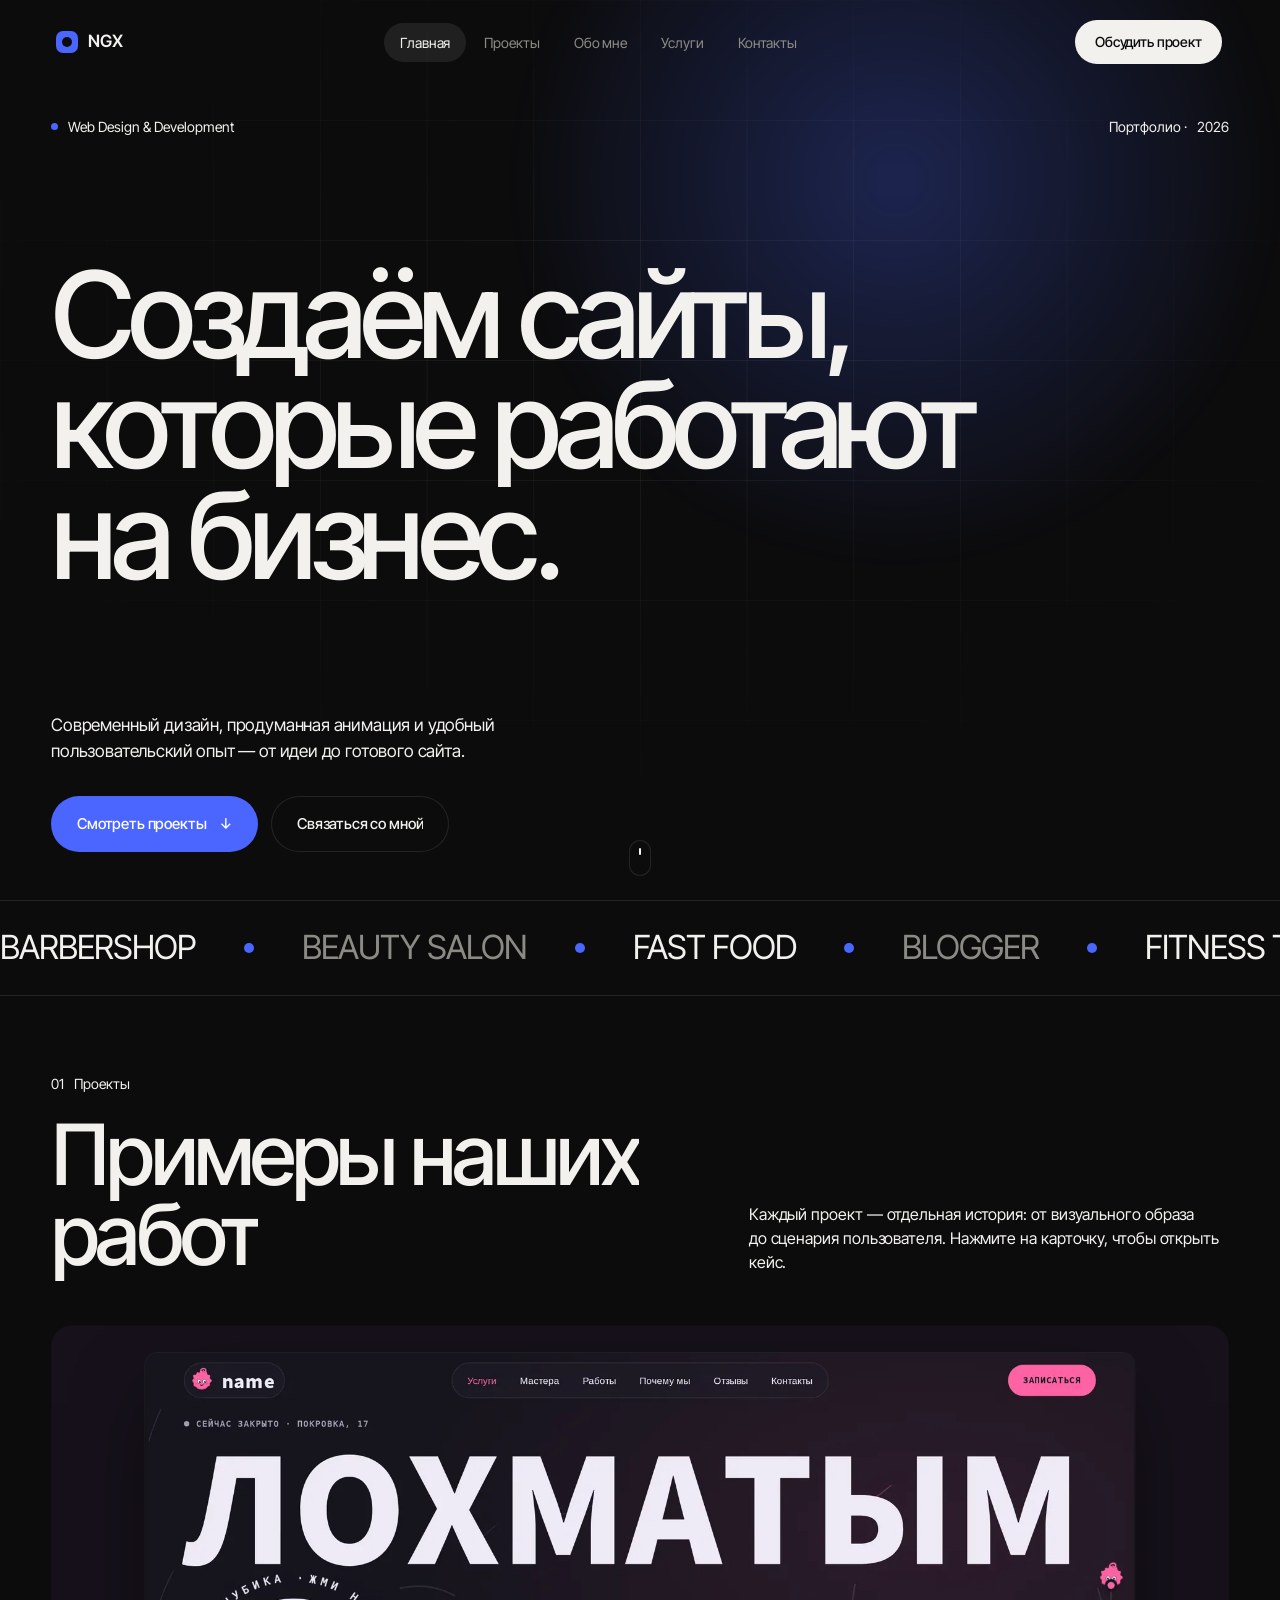
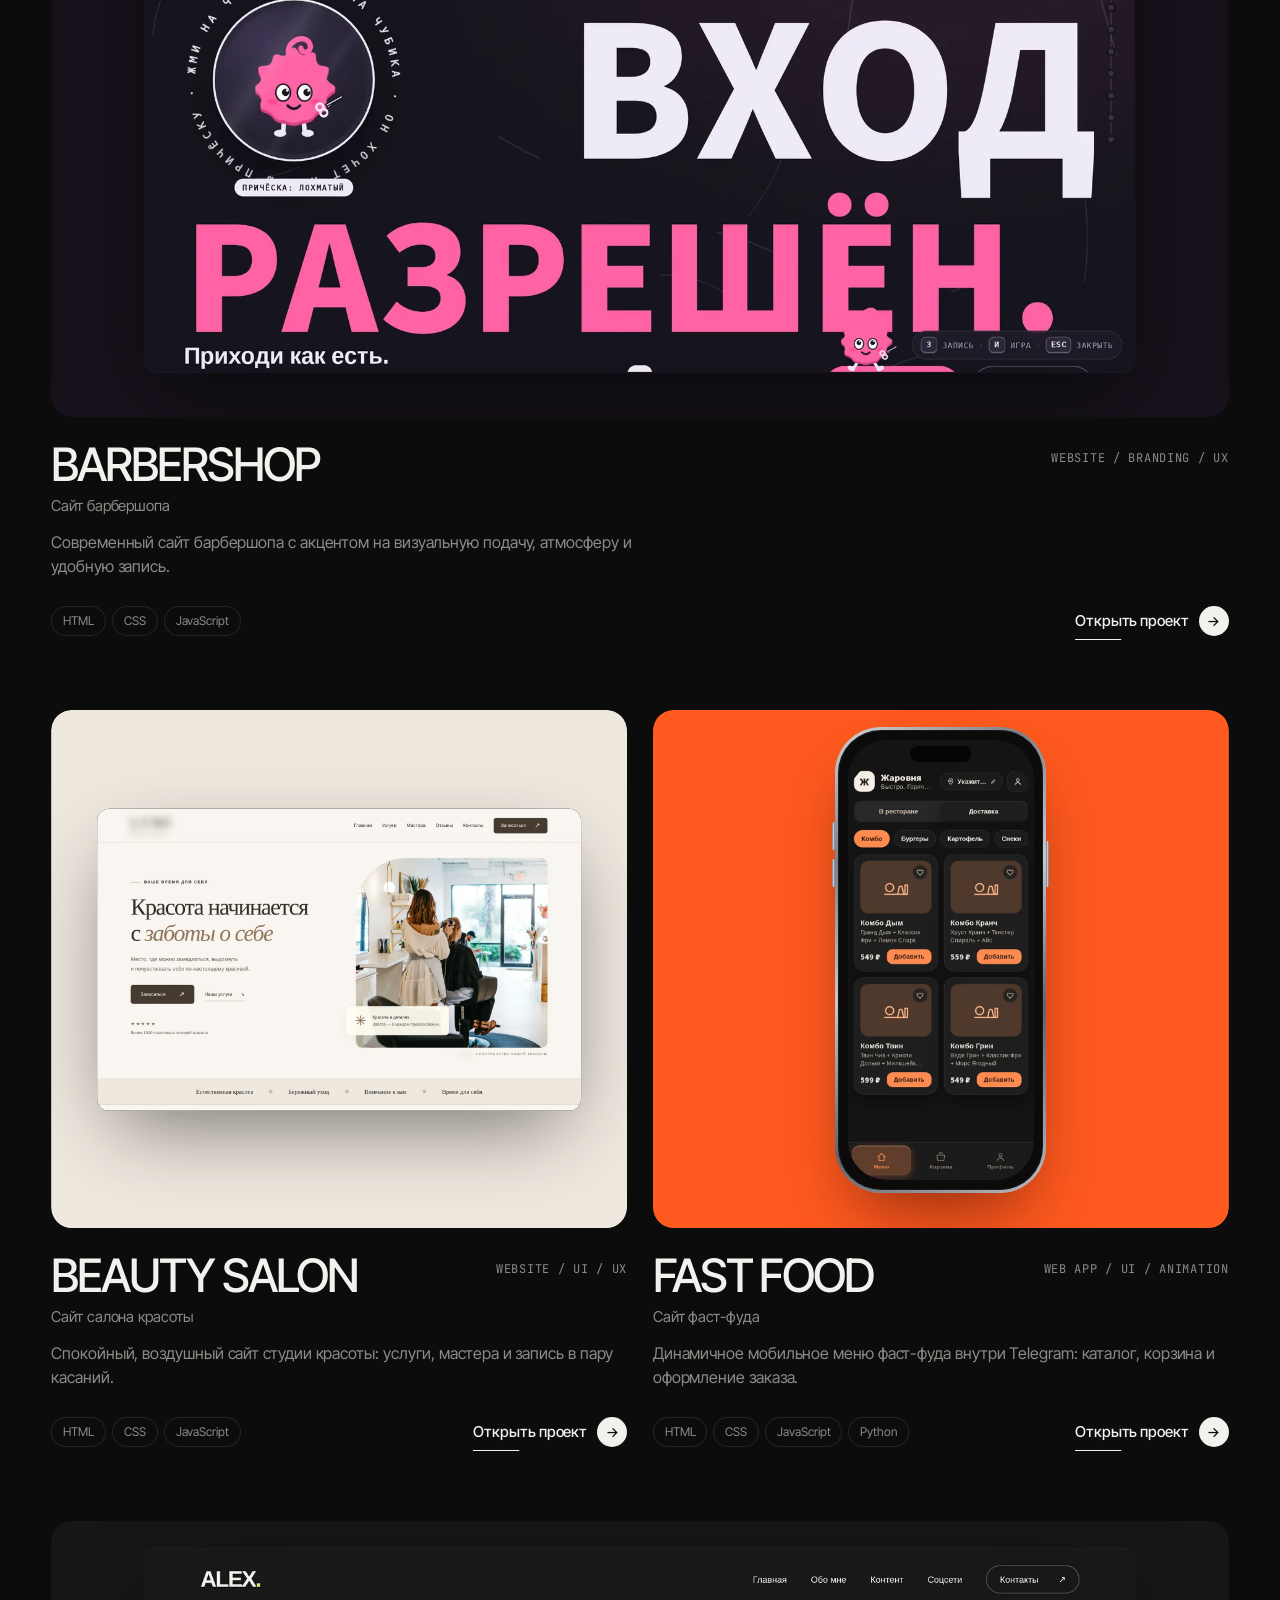
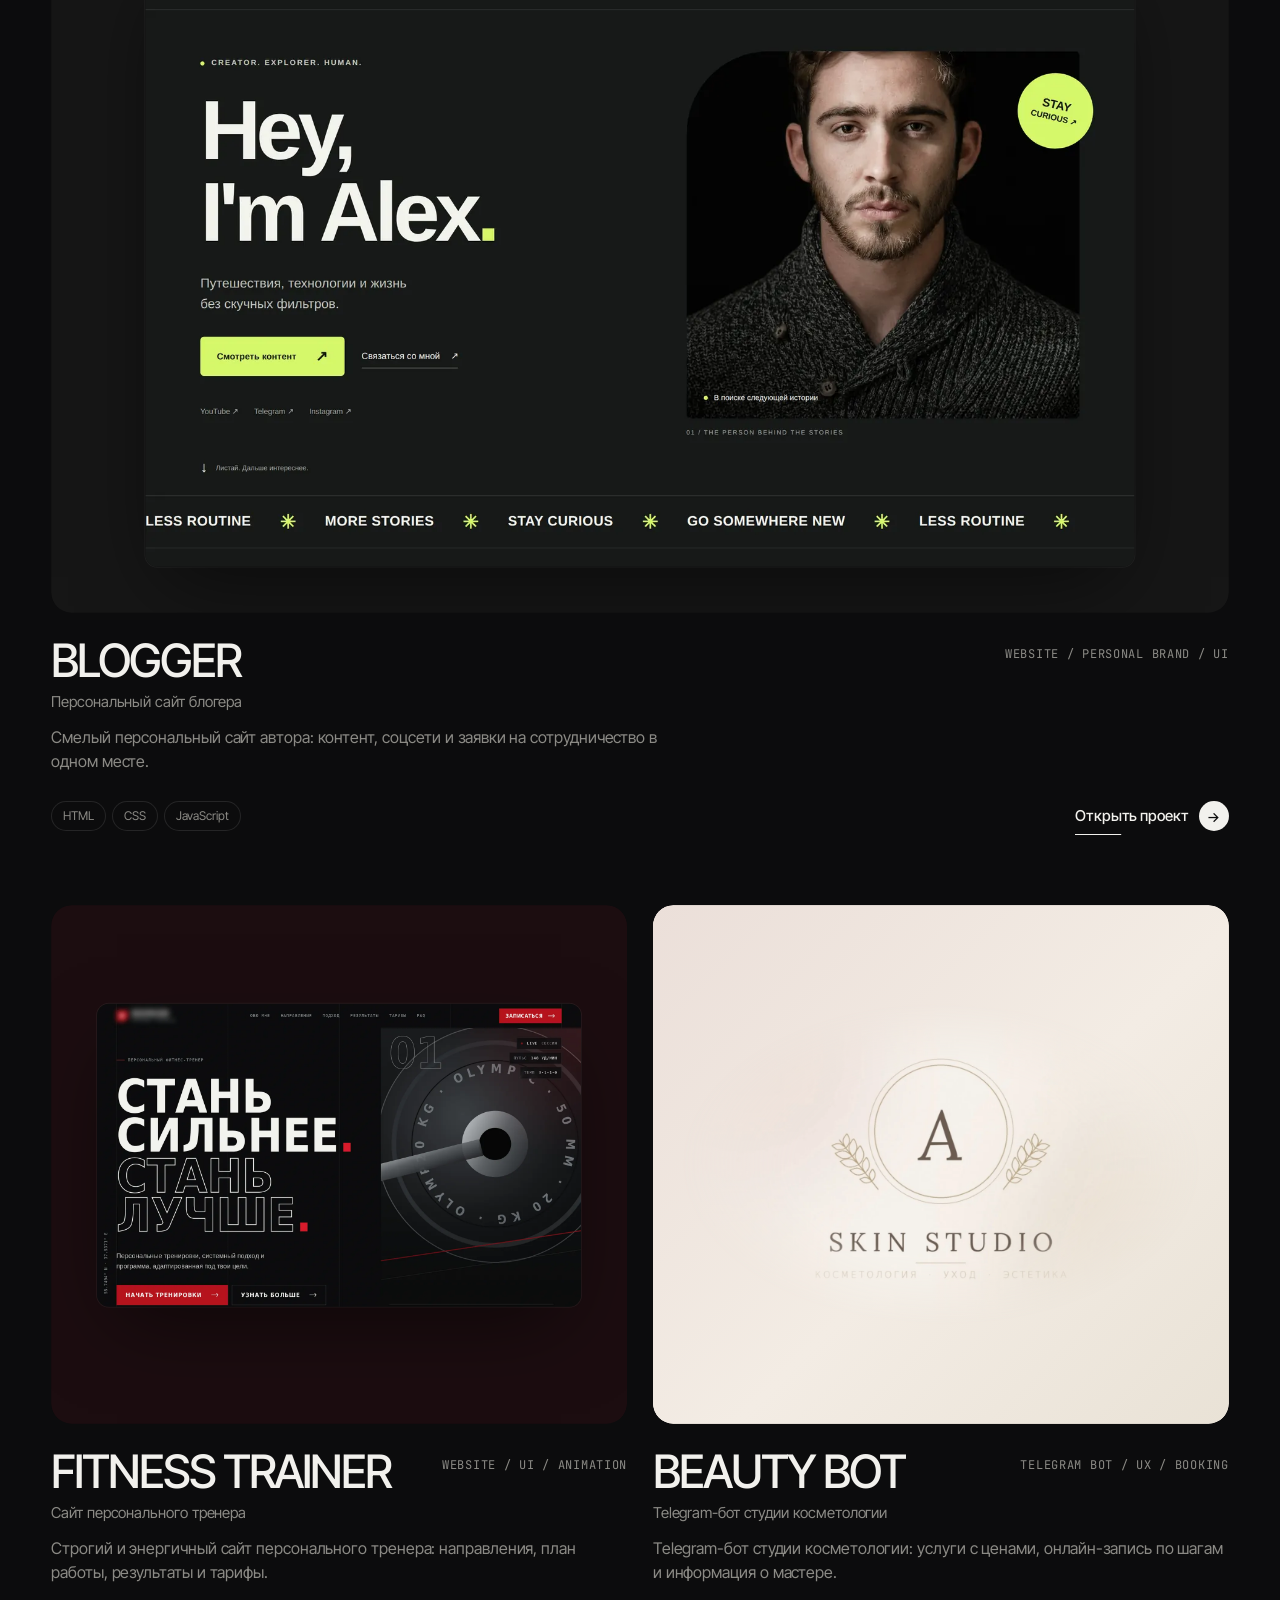
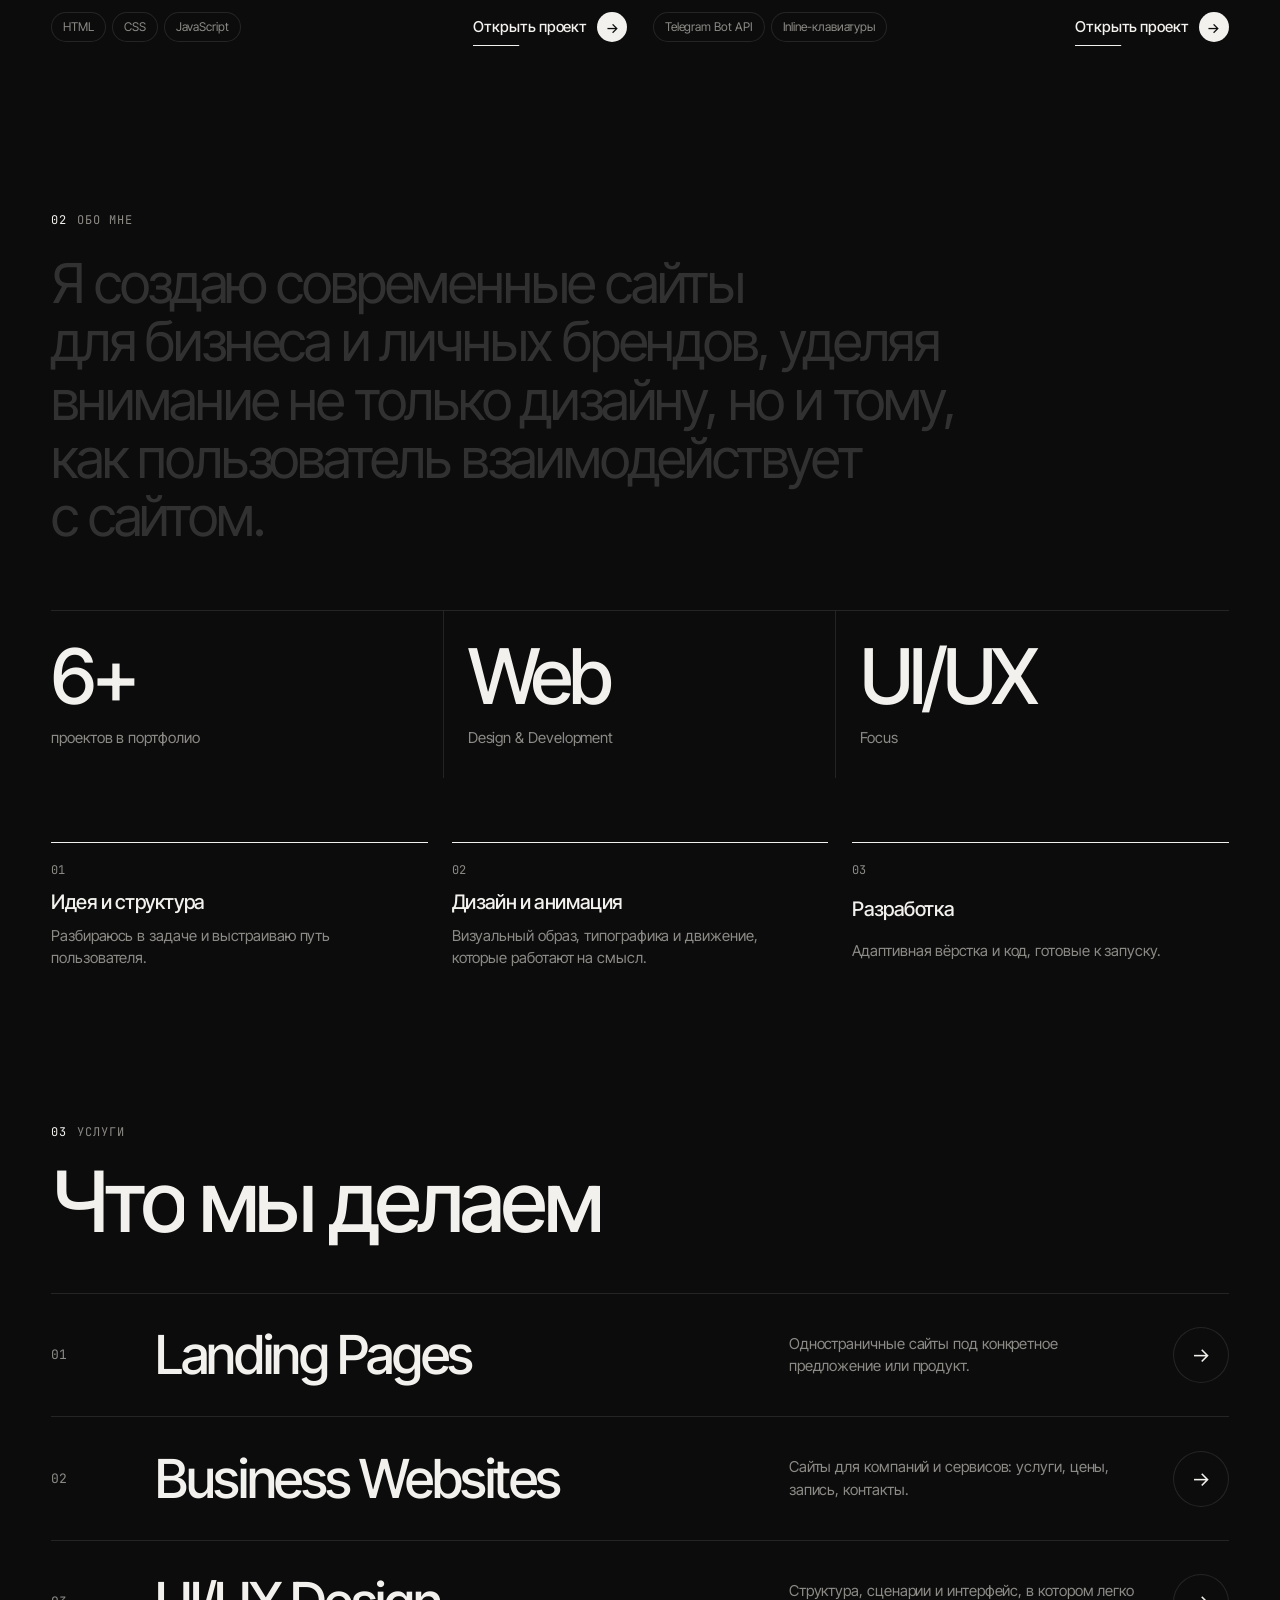
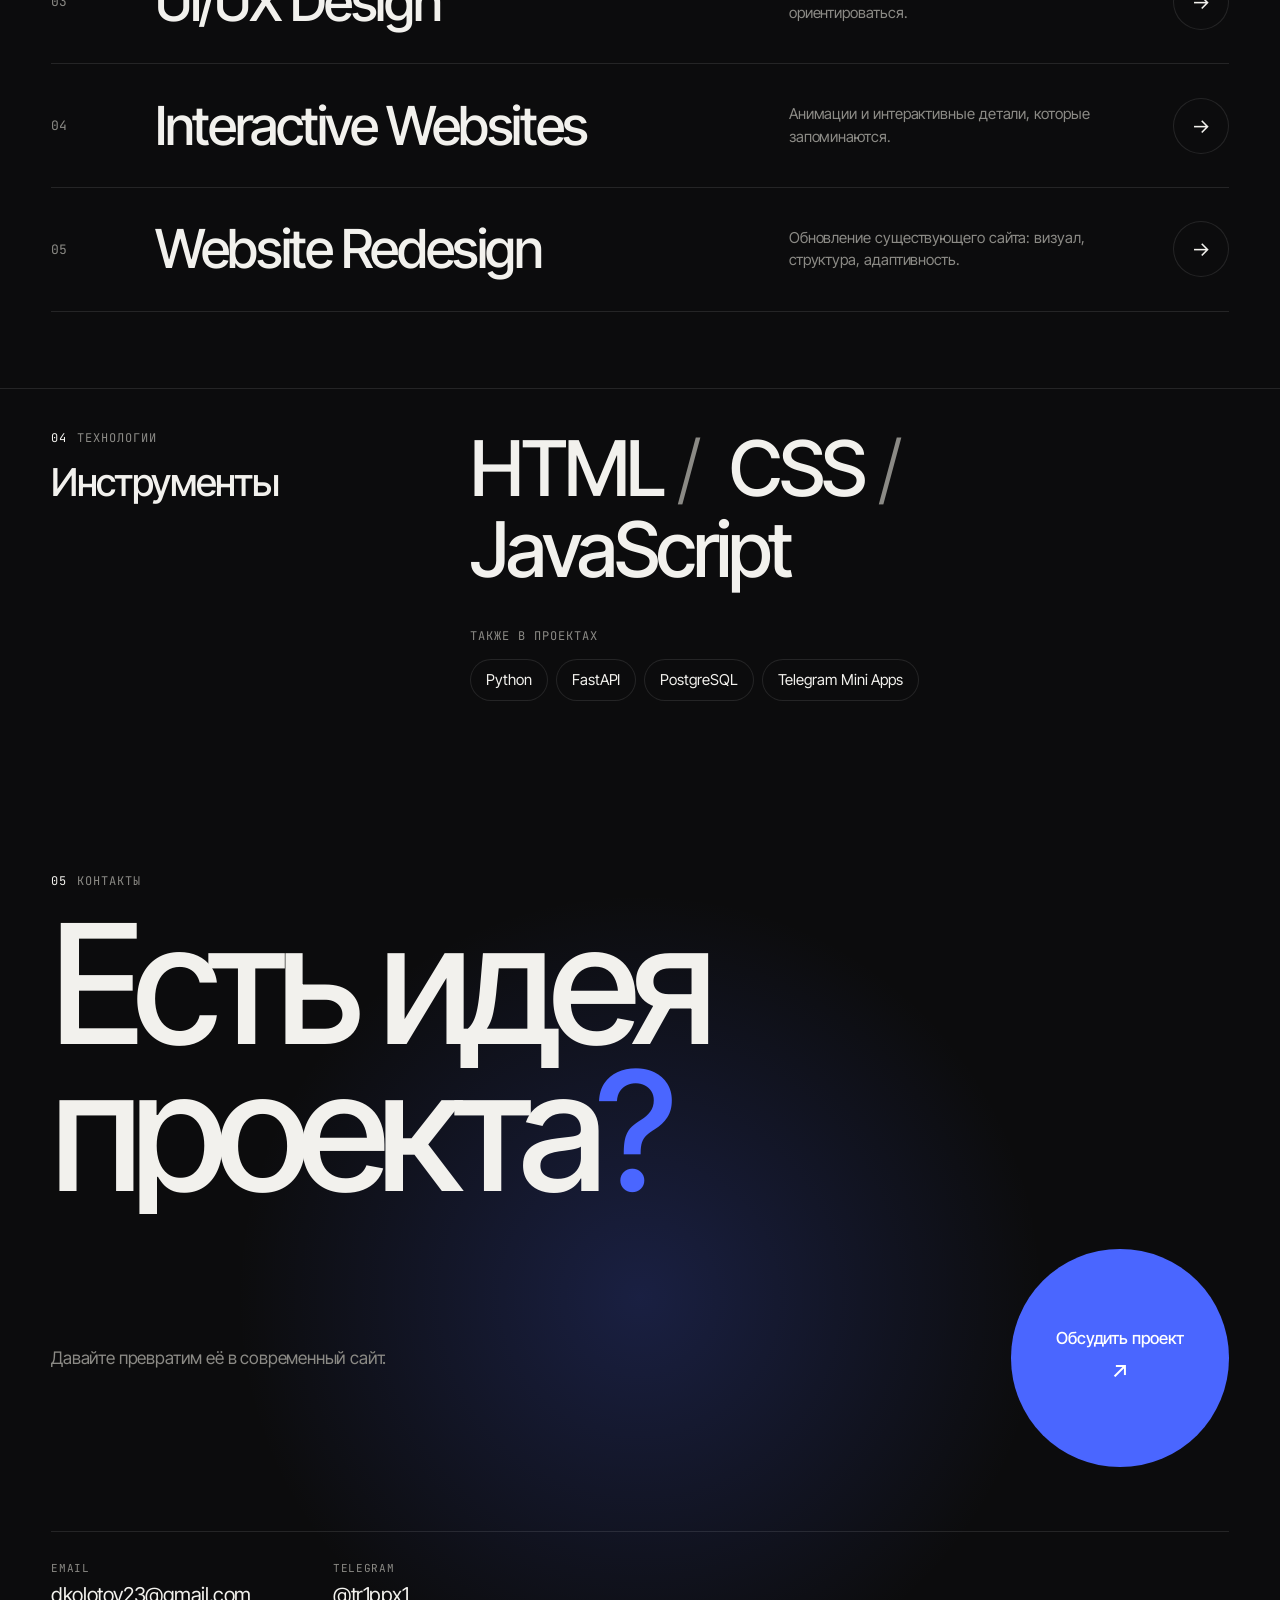
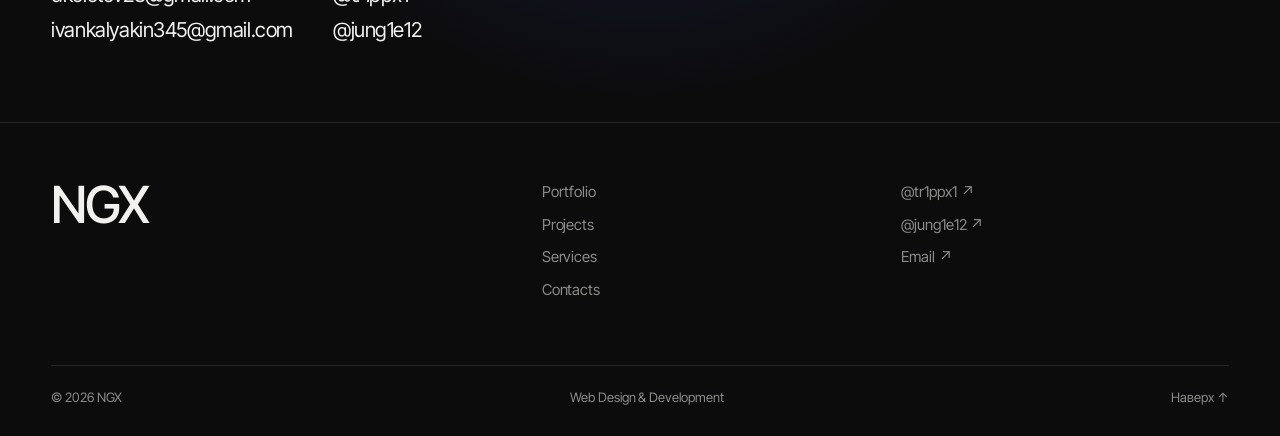
<file: index.html>
<!doctype html>
<html lang="ru">
<head>
<meta charset="utf-8">
<meta name="viewport" content="width=device-width, initial-scale=1, viewport-fit=cover">
<title>Портфолио — веб-дизайн и разработка сайтов</title>
<meta name="description" content="Создаём сайты, которые работают на бизнес: современный дизайн, продуманная анимация и удобный пользовательский опыт.">
<meta name="theme-color" content="#0c0c0d">
<link rel="preconnect" href="https://fonts.googleapis.com">
<link rel="preconnect" href="https://fonts.gstatic.com" crossorigin>
<link href="https://fonts.googleapis.com/css2?family=Inter+Tight:wght@300;400;500;600&family=JetBrains+Mono:wght@400;500&display=swap" rel="stylesheet">
<link rel="preload" as="image" href="assets/barbershop-cover.webp">
<link rel="stylesheet" href="css/style.css">
</head>
<body data-theme="dark">
<a class="skip" href="#main">Перейти к содержимому</a>

<!-- ============ HEADER ============ -->
<header class="header" id="header">
  <div class="header__bar">
    <a href="#top" class="logo" data-brand aria-label="На главную"><span class="logo__mark" aria-hidden="true"></span><span class="logo__text" data-name>NGX</span></a>
    <nav class="nav" aria-label="Основная навигация">
      <span class="nav__pill" aria-hidden="true"></span>
      <ul class="nav__list">
        <li><a href="#top" class="nav__link" data-section="top">Главная</a></li>
        <li><a href="#projects" class="nav__link" data-section="projects">Проекты</a></li>
        <li><a href="#about" class="nav__link" data-section="about">Обо мне</a></li>
        <li><a href="#services" class="nav__link" data-section="services">Услуги</a></li>
        <li><a href="#contact" class="nav__link" data-section="contact">Контакты</a></li>
      </ul>
    </nav>
    <a href="#contact" class="header__cta btn btn--sm btn--light magnetic"><span class="btn__text" data-text="Обсудить проект">Обсудить проект</span></a>
    <button class="burger" type="button" aria-expanded="false" aria-controls="menu" aria-label="Открыть меню"><span></span><span></span></button>
  </div>
</header>

<!-- Мобильное меню -->
<div class="menu" id="menu" aria-hidden="true">
  <div class="menu__bg"></div>
  <nav class="menu__inner" aria-label="Мобильная навигация">
    <p class="eyebrow menu__eyebrow">Навигация</p>
    <ul class="menu__list">
      <li><a href="#top"><span class="menu__num">01</span><span class="menu__label">Главная</span></a></li>
      <li><a href="#projects"><span class="menu__num">02</span><span class="menu__label">Проекты</span></a></li>
      <li><a href="#about"><span class="menu__num">03</span><span class="menu__label">Обо мне</span></a></li>
      <li><a href="#services"><span class="menu__num">04</span><span class="menu__label">Услуги</span></a></li>
      <li><a href="#contact"><span class="menu__num">05</span><span class="menu__label">Контакты</span></a></li>
    </ul>
    <div class="menu__foot" data-socials></div>
  </nav>
</div>

<main id="main">

<!-- ============ HERO ============ -->
<section class="hero" id="top" data-theme="dark" aria-labelledby="hero-title">
  <div class="hero__glow" aria-hidden="true"></div>
  <div class="hero__grid" aria-hidden="true"></div>
  <div class="wrap hero__inner">
    <div class="hero__top">
      <p class="eyebrow reveal"><span class="dot"></span><span data-role>Web Design &amp; Development</span></p>
      <p class="eyebrow reveal hero__status">Портфолио · <span data-year>2026</span></p>
    </div>

    <h1 class="hero__title" id="hero-title">
      <span class="line"><span class="line__in">Создаём сайты,</span></span>
      <span class="line"><span class="line__in">которые работают</span></span>
      <span class="line"><span class="line__in">на бизнес.</span></span>
    </h1>

    <div class="hero__bottom">
      <div class="hero__copy">
        <p class="lead reveal">Современный дизайн, продуманная анимация и&nbsp;удобный пользовательский опыт — от&nbsp;идеи до&nbsp;готового сайта.</p>
        <div class="hero__actions reveal">
          <a href="#projects" class="btn btn--accent magnetic"><span class="btn__text" data-text="Смотреть проекты">Смотреть проекты</span><span class="btn__icon" aria-hidden="true">↓</span></a>
          <a href="#contact" class="btn btn--ghost magnetic"><span class="btn__text" data-text="Связаться со мной">Связаться со мной</span></a>
        </div>
      </div>
    </div>
  </div>
  <a href="#projects" class="hero__scroll" aria-label="Прокрутить к проектам"><span></span></a>
</section>

<!-- ============ МАРКИ (бегущая строка) ============ -->
<div class="ticker" aria-hidden="true" data-theme="dark">
  <div class="ticker__track" data-ticker></div>
</div>

<!-- ============ PROJECTS ============ -->
<section class="projects" id="projects" data-theme="dark" aria-labelledby="projects-title">
  <div class="wrap">
    <div class="section-head">
      <p class="eyebrow reveal"><span class="idx">01</span> Проекты</p>
      <h2 class="h2 split" id="projects-title">Примеры наших работ</h2>
      <p class="section-head__aside reveal">Каждый проект — отдельная история: от&nbsp;визуального образа до&nbsp;сценария пользователя. Нажмите на&nbsp;карточку, чтобы открыть кейс.</p>
    </div>
    <div class="cards" data-cards></div>
  </div>
</section>

<!-- ============ ABOUT ============ -->
<section class="about" id="about" data-theme="dark" aria-labelledby="about-title">
  <div class="wrap">
    <p class="eyebrow reveal"><span class="idx">02</span> Обо мне</p>
    <h2 class="visually-hidden" id="about-title">Обо мне</h2>
    <p class="about__text scrub">Я создаю современные сайты для&nbsp;бизнеса и&nbsp;личных брендов, уделяя внимание не&nbsp;только дизайну, но&nbsp;и&nbsp;тому, как пользователь взаимодействует с&nbsp;сайтом.</p>
    <div class="stats">
      <div class="stat reveal"><p class="stat__big"><span data-count="6">6</span>+</p><p class="stat__lbl">проектов в&nbsp;портфолио</p></div>
      <div class="stat reveal"><p class="stat__big">Web</p><p class="stat__lbl">Design &amp; Development</p></div>
      <div class="stat reveal"><p class="stat__big">UI/UX</p><p class="stat__lbl">Focus</p></div>
    </div>
    <ol class="process">
      <li class="reveal"><span class="process__n">01</span><p class="process__t">Идея и структура</p><p class="process__d">Разбираюсь в&nbsp;задаче и&nbsp;выстраиваю путь пользователя.</p></li>
      <li class="reveal"><span class="process__n">02</span><p class="process__t">Дизайн и анимация</p><p class="process__d">Визуальный образ, типографика и&nbsp;движение, которые работают на&nbsp;смысл.</p></li>
      <li class="reveal"><span class="process__n">03</span><p class="process__t">Разработка</p><p class="process__d">Адаптивная вёрстка и&nbsp;код, готовые к&nbsp;запуску.</p></li>
    </ol>
  </div>
</section>

<!-- ============ SERVICES ============ -->
<section class="services" id="services" data-theme="dark" aria-labelledby="services-title">
  <div class="wrap">
    <div class="section-head">
      <p class="eyebrow reveal"><span class="idx">03</span> Услуги</p>
      <h2 class="h2 split" id="services-title">Что мы делаем</h2>
    </div>
    <ul class="svc">
      <li class="svc__item reveal"><a href="#contact" class="svc__link"><span class="svc__n">01</span><span class="svc__t">Landing Pages</span><span class="svc__d">Одностраничные сайты под&nbsp;конкретное предложение или продукт.</span><span class="svc__arr" aria-hidden="true">→</span></a></li>
      <li class="svc__item reveal"><a href="#contact" class="svc__link"><span class="svc__n">02</span><span class="svc__t">Business Websites</span><span class="svc__d">Сайты для&nbsp;компаний и&nbsp;сервисов: услуги, цены, запись, контакты.</span><span class="svc__arr" aria-hidden="true">→</span></a></li>
      <li class="svc__item reveal"><a href="#contact" class="svc__link"><span class="svc__n">03</span><span class="svc__t">UI/UX Design</span><span class="svc__d">Структура, сценарии и&nbsp;интерфейс, в&nbsp;котором легко ориентироваться.</span><span class="svc__arr" aria-hidden="true">→</span></a></li>
      <li class="svc__item reveal"><a href="#contact" class="svc__link"><span class="svc__n">04</span><span class="svc__t">Interactive Websites</span><span class="svc__d">Анимации и&nbsp;интерактивные детали, которые запоминаются.</span><span class="svc__arr" aria-hidden="true">→</span></a></li>
      <li class="svc__item reveal"><a href="#contact" class="svc__link"><span class="svc__n">05</span><span class="svc__t">Website Redesign</span><span class="svc__d">Обновление существующего сайта: визуал, структура, адаптивность.</span><span class="svc__arr" aria-hidden="true">→</span></a></li>
    </ul>
  </div>
</section>

<!-- ============ TECH ============ -->
<section class="tech" id="tech" data-theme="dark" aria-labelledby="tech-title">
  <div class="wrap tech__inner">
    <div>
      <p class="eyebrow reveal"><span class="idx">04</span> Технологии</p>
      <h2 class="h3 reveal" id="tech-title">Инструменты</h2>
    </div>
    <div class="tech__lists">
      <ul class="tech__main" data-tech-main></ul>
      <div class="tech__extra reveal"><p class="eyebrow">Также в проектах</p><ul data-tech-extra></ul></div>
    </div>
  </div>
</section>

<!-- ============ CTA ============ -->
<section class="cta" id="contact" data-theme="dark" aria-labelledby="cta-title">
  <div class="cta__glow" aria-hidden="true"></div>
  <div class="wrap cta__inner">
    <p class="eyebrow reveal"><span class="idx">05</span> Контакты</p>
    <h2 class="cta__title" id="cta-title">
      <span class="line"><span class="line__in">Есть идея</span></span>
      <span class="line"><span class="line__in">проекта<span class="accent">?</span></span></span>
    </h2>
    <div class="cta__row">
      <p class="lead reveal">Давайте превратим её в&nbsp;современный сайт.</p>
      <a href="mailto:dkolotov23@gmail.com" class="cta__btn magnetic" data-contact-main>
        <span class="cta__btn-fill" aria-hidden="true"></span>
        <span class="cta__btn-text">Обсудить проект</span>
        <span class="cta__btn-arr" aria-hidden="true">↗</span>
      </a>
    </div>
    <ul class="cta__links reveal" data-contact-links></ul>
  </div>
</section>

</main>

<!-- ============ FOOTER ============ -->
<footer class="footer" data-theme="dark">
  <div class="wrap">
    <div class="footer__top">
      <a href="#top" class="footer__brand" data-name>NGX</a>
      <nav aria-label="Навигация в подвале">
        <ul class="footer__nav">
          <li><a href="#top">Portfolio</a></li>
          <li><a href="#projects">Projects</a></li>
          <li><a href="#services">Services</a></li>
          <li><a href="#contact">Contacts</a></li>
        </ul>
      </nav>
      <ul class="footer__social" data-socials-list></ul>
    </div>
    <div class="footer__bottom">
      <p>© <span data-year>2026</span> <span data-name>NGX</span></p>
      <p data-role>Web Design &amp; Development</p>
      <a href="#top" class="footer__up">Наверх ↑</a>
    </div>
  </div>
</footer>

<!-- ============ CASE STUDY (overlay) ============ -->
<div class="case" id="case" role="dialog" aria-modal="true" aria-labelledby="case-title" hidden>
  <div class="case__curtain" aria-hidden="true"></div>
  <div class="case__panel" data-case-scroll>
    <div class="case__bar">
      <span class="case__crumb eyebrow" data-case-crumb></span>
      <button type="button" class="case__close" data-case-close aria-label="Закрыть кейс"><span></span><span></span></button>
    </div>
    <div class="case__body" data-case-body></div>
  </div>
</div>

<script src="js/config.js"></script>
<script src="js/main.js"></script>
</body>
</html>
</file>
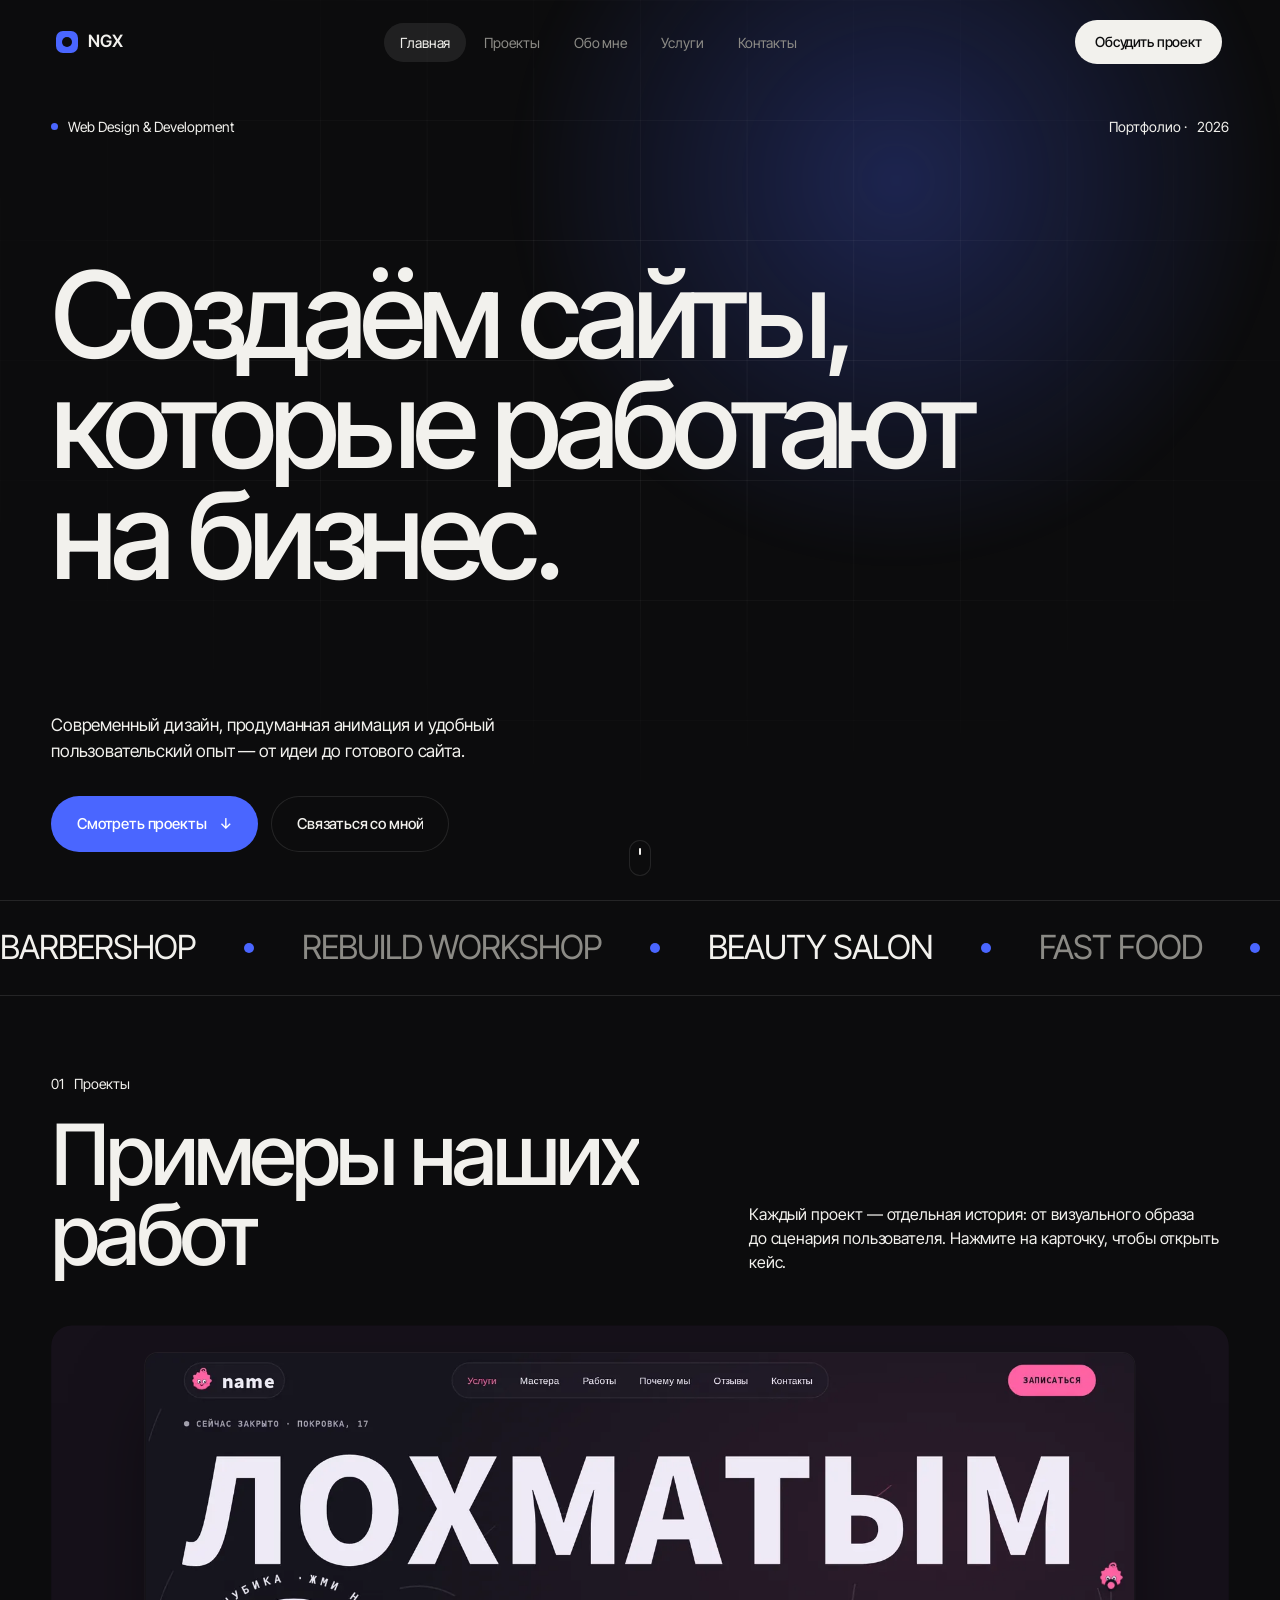
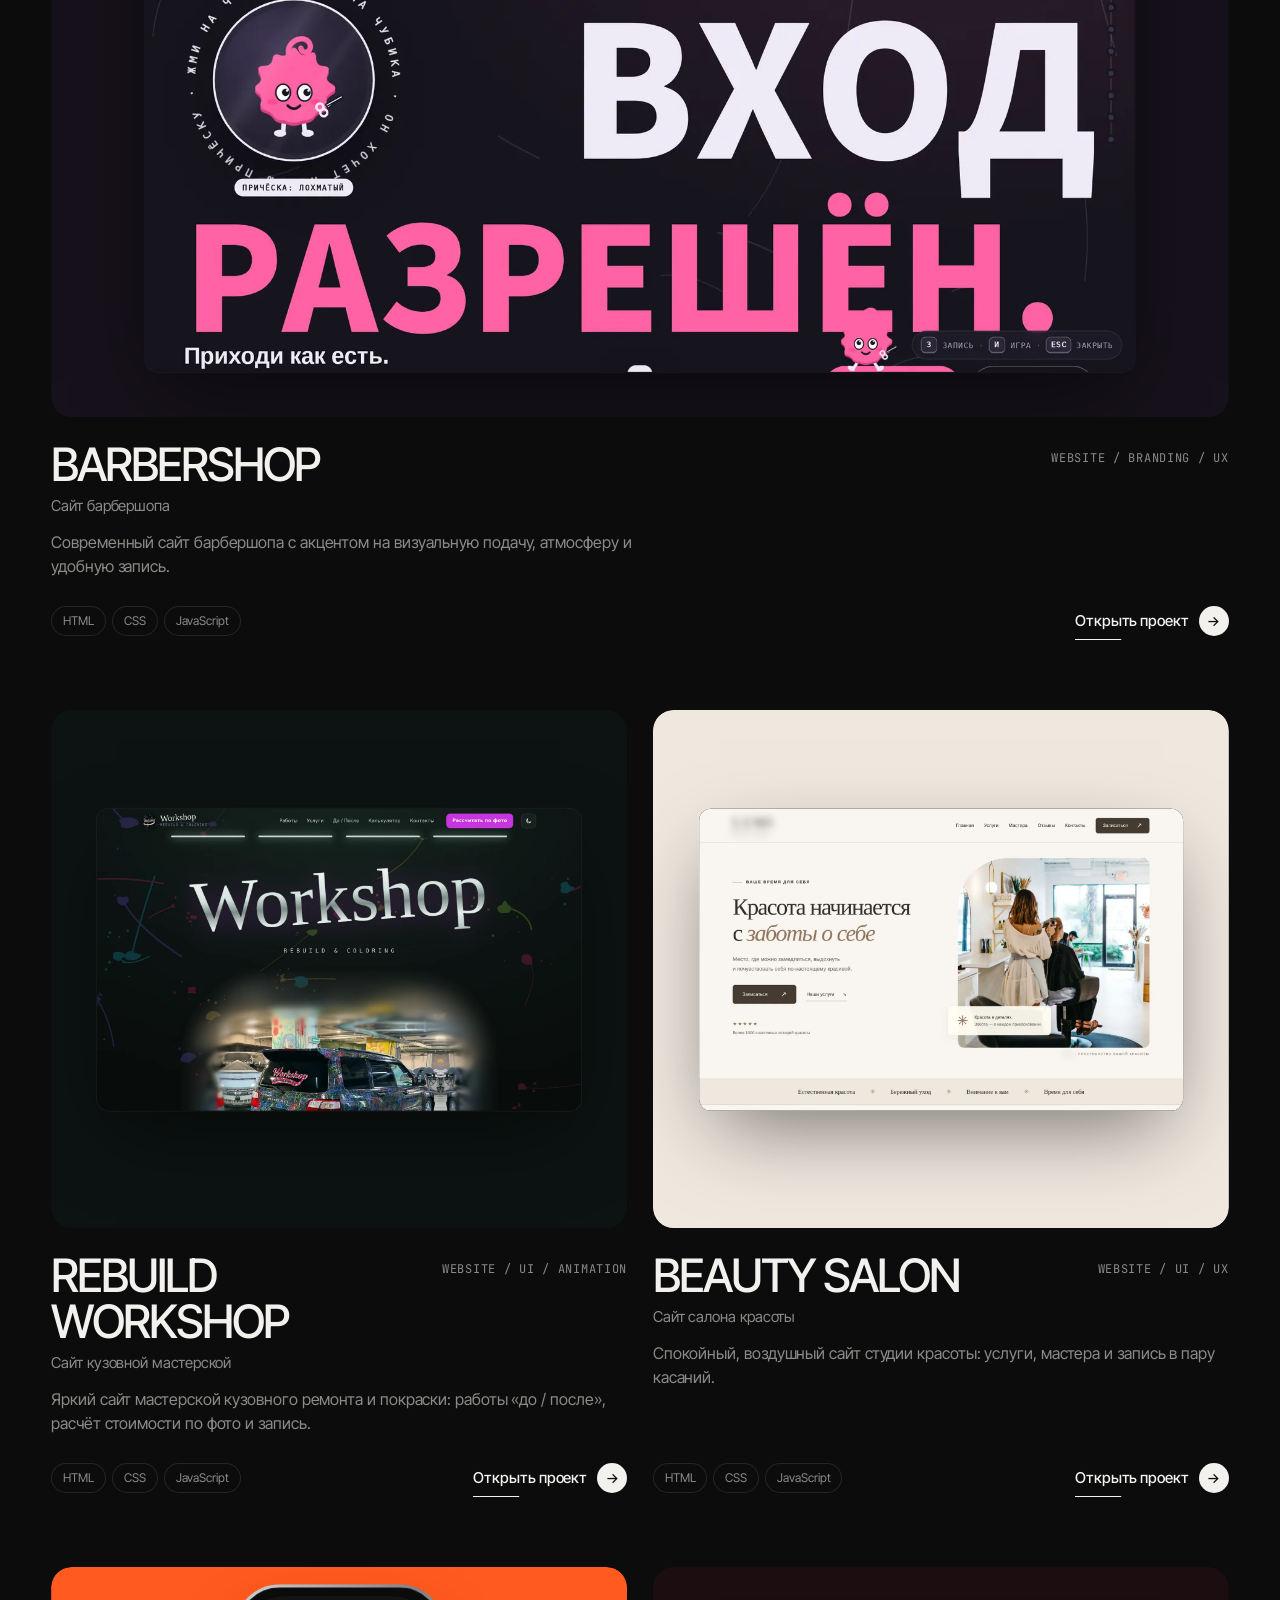
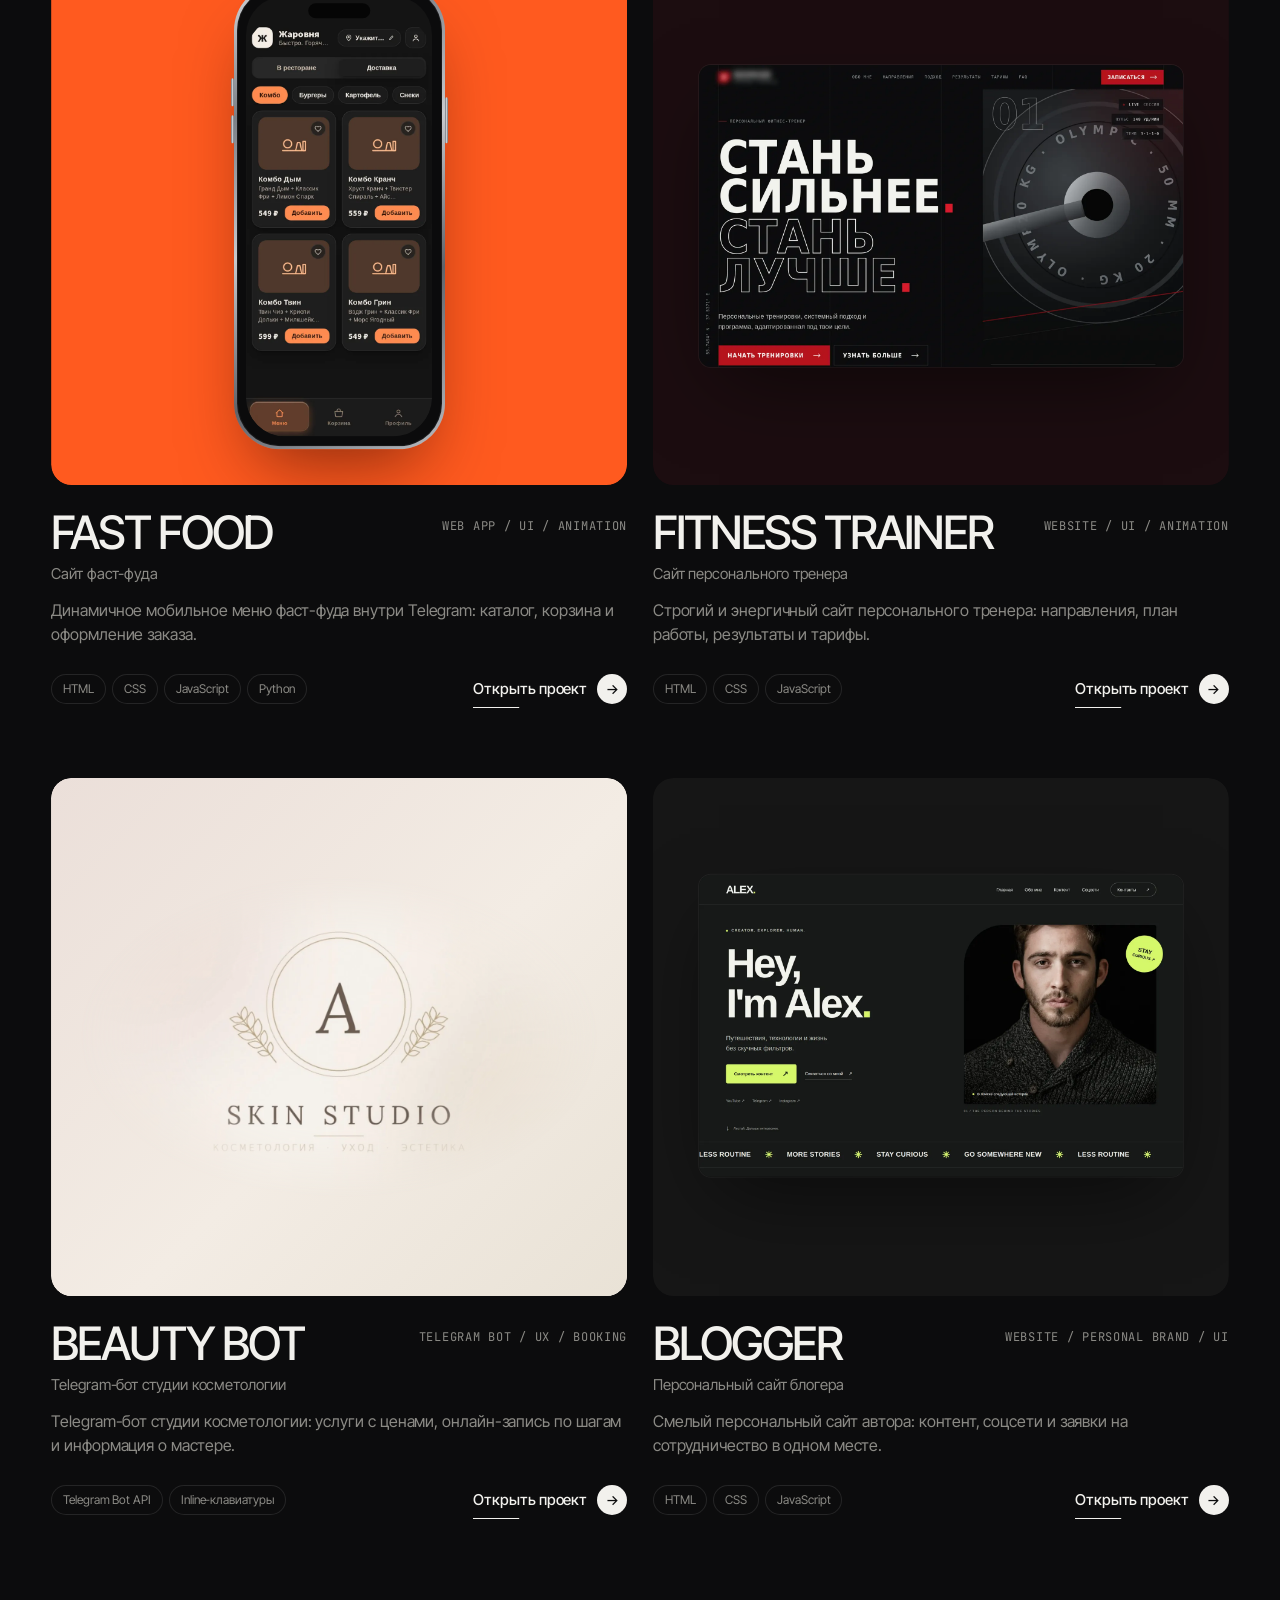
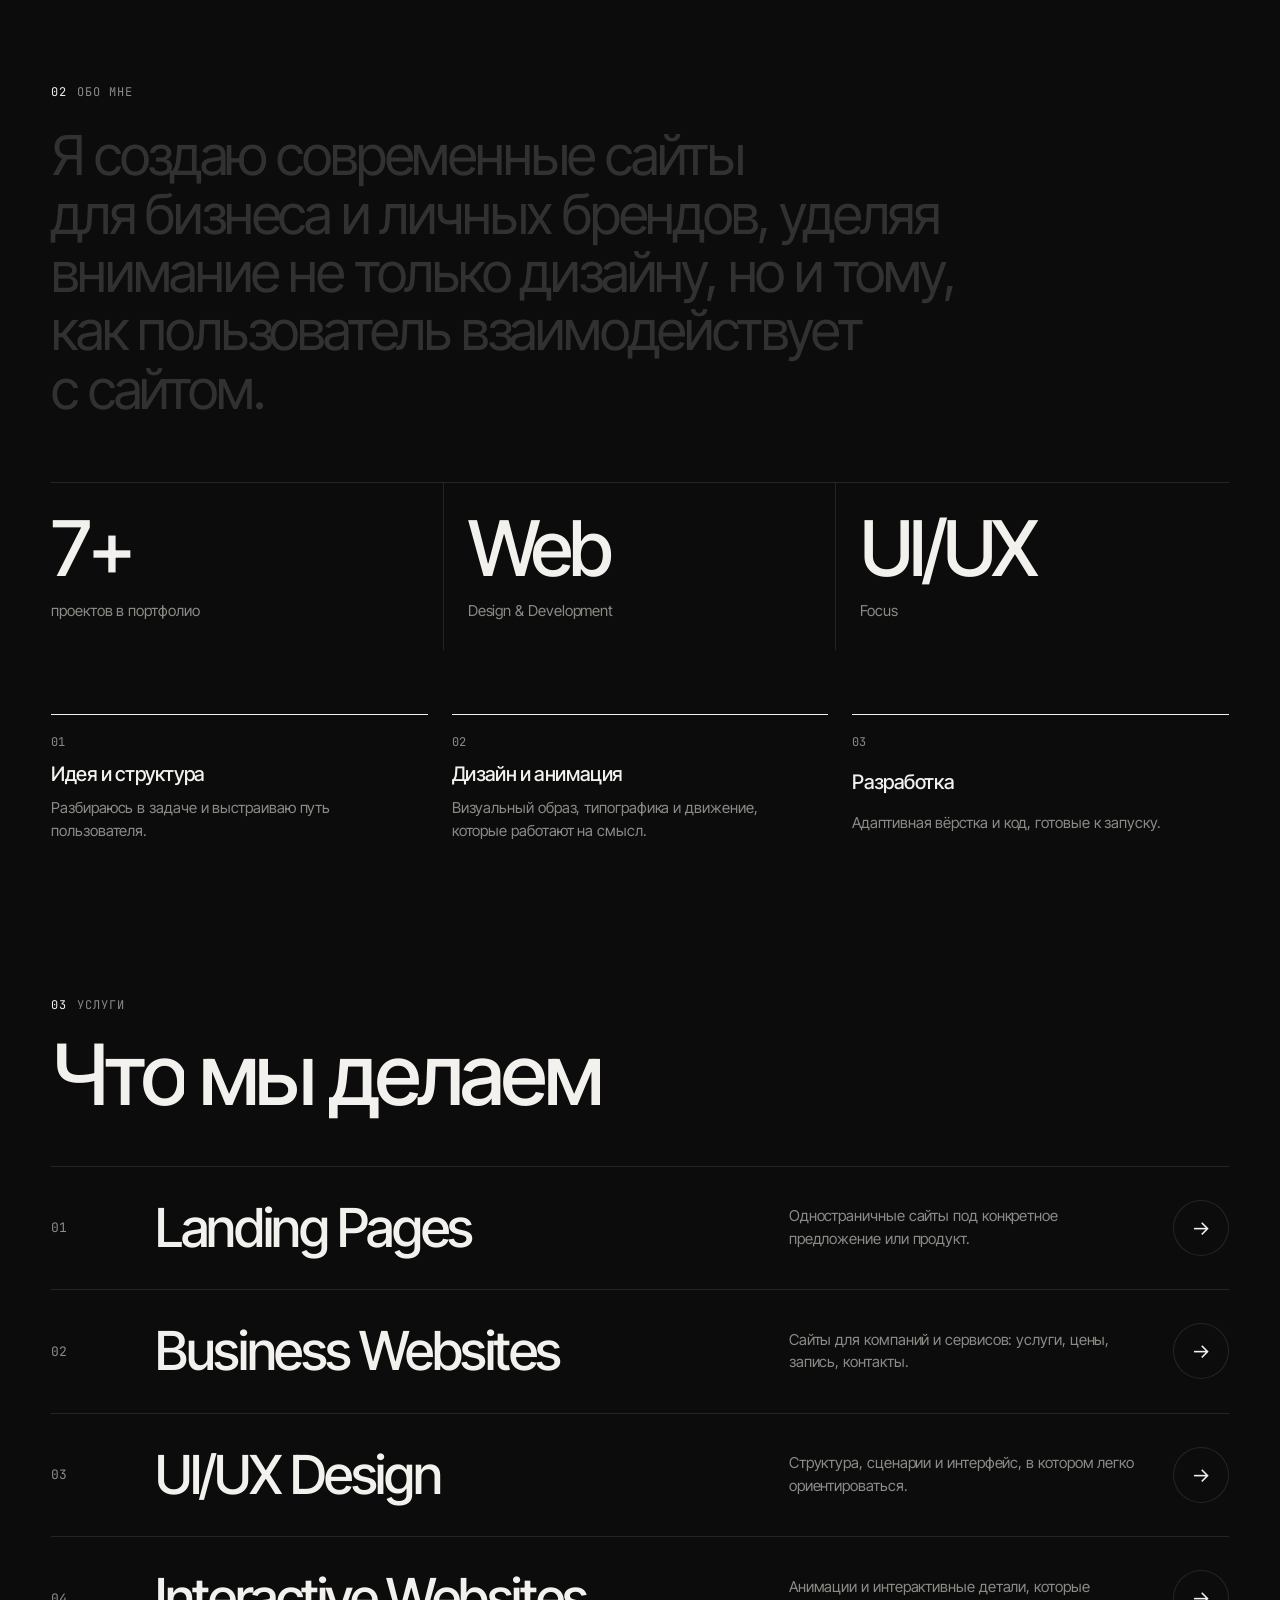
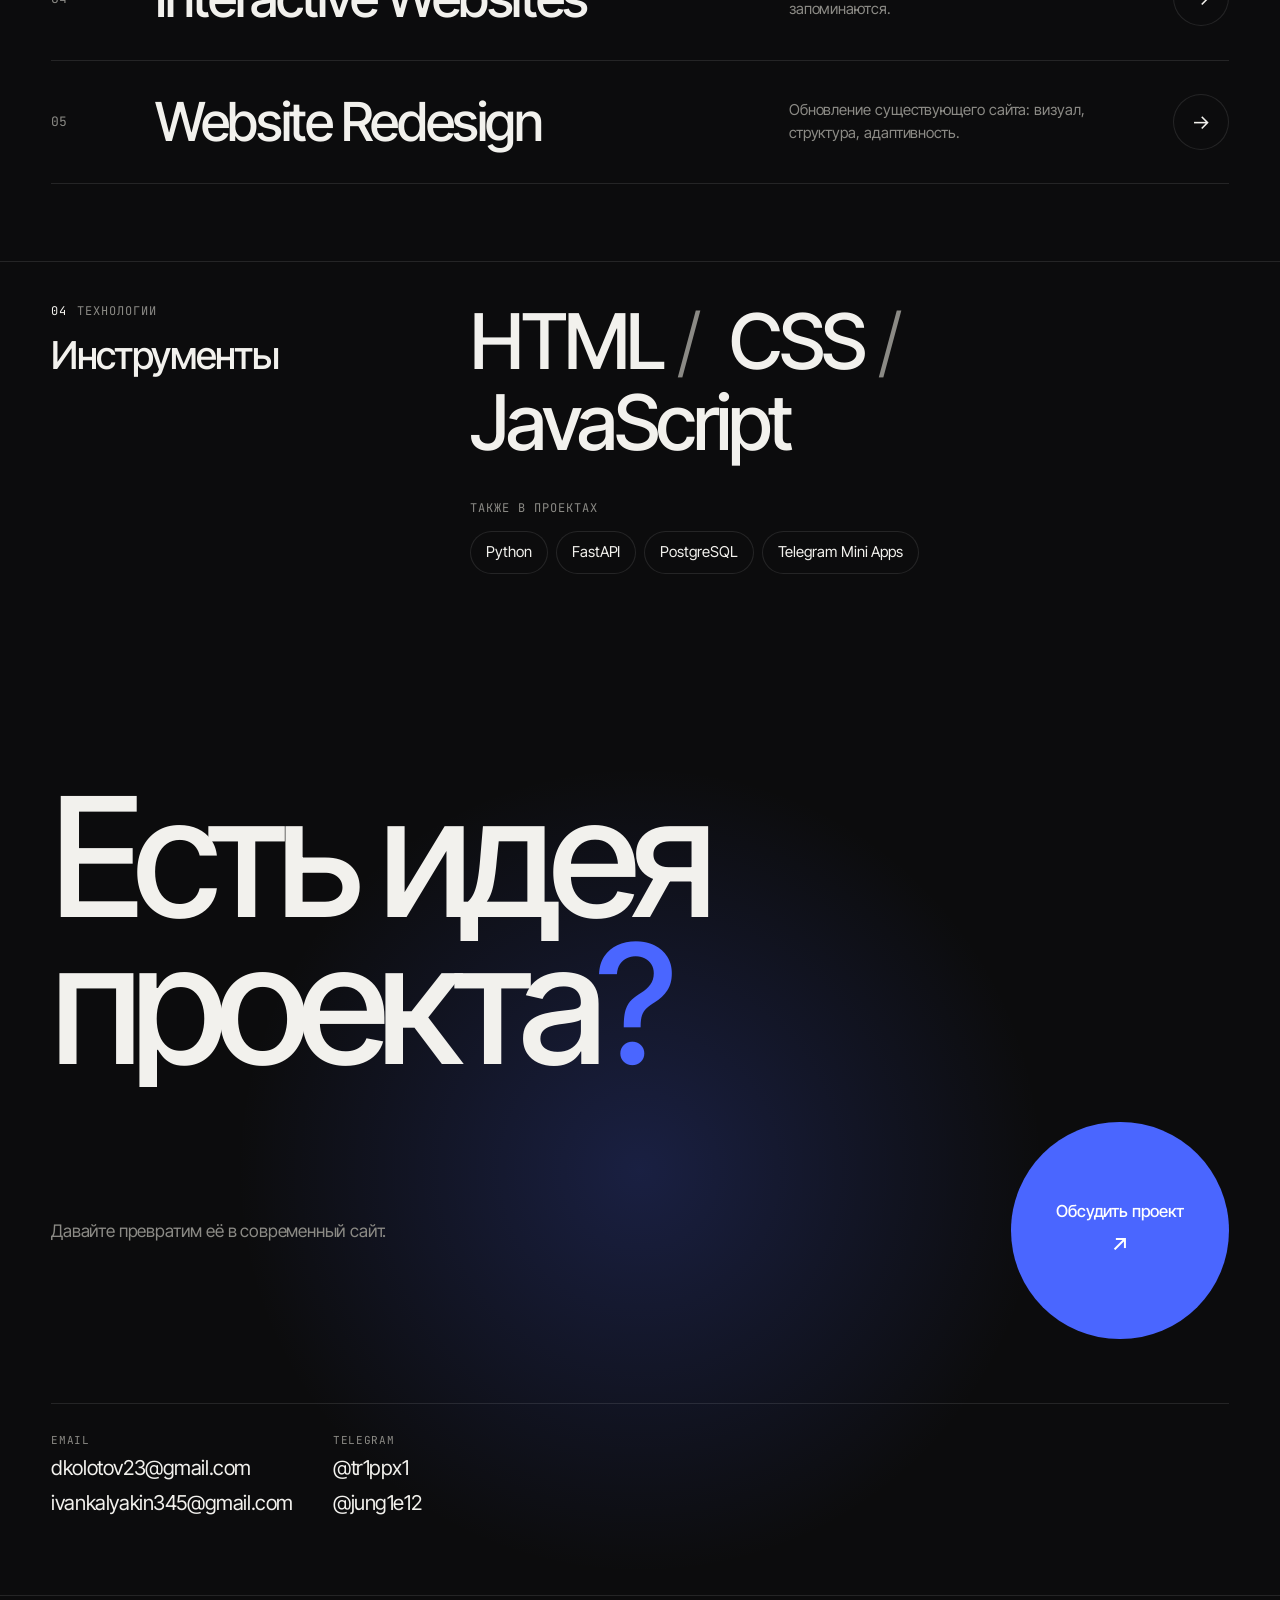
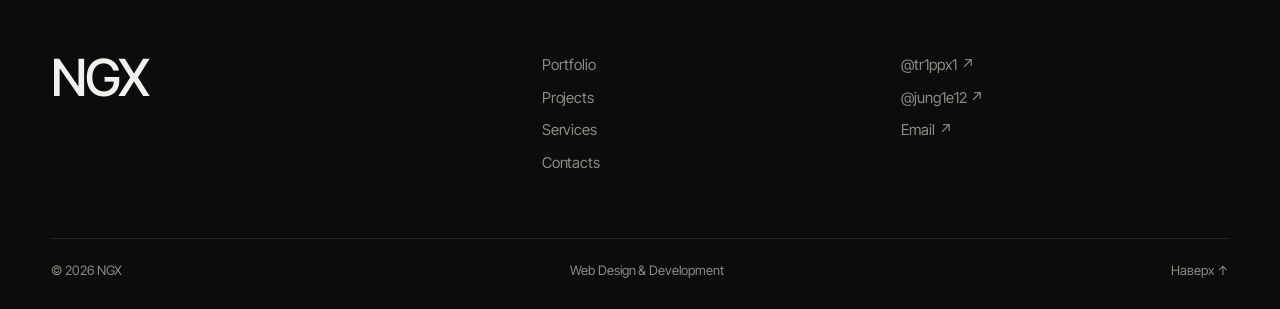
<file: portfolio/index.html>
<!doctype html>
<html lang="ru">
<head>
<meta charset="utf-8">
<meta name="viewport" content="width=device-width, initial-scale=1, viewport-fit=cover">
<title>NGX — разработка сайтов и веб-дизайн</title>
<meta name="description" content="NGX — разработка сайтов и веб-дизайн: лендинги, сайты для бизнеса, Telegram-боты и мини-приложения. Современный дизайн, анимация и удобный UX. Портфолио и контакты.">
<link rel="canonical" href="https://trippx10.github.io/ngx/">
<link rel="icon" href="favicon.svg" type="image/svg+xml">
<link rel="apple-touch-icon" href="apple-touch-icon.png">
<meta property="og:type" content="website">
<meta property="og:site_name" content="NGX">
<meta property="og:title" content="NGX — разработка сайтов и веб-дизайн">
<meta property="og:description" content="Создаём сайты, которые работают на бизнес. Портфолио студии NGX.">
<meta property="og:url" content="https://trippx10.github.io/ngx/">
<meta property="og:image" content="https://trippx10.github.io/ngx/og-image.png">
<meta property="og:locale" content="ru_RU">
<meta name="twitter:card" content="summary_large_image">
<script type="application/ld+json">{"@context": "https://schema.org", "@type": "ProfessionalService", "name": "NGX", "alternateName": "NGX — разработка сайтов", "description": "Разработка сайтов и веб-дизайн: лендинги, сайты для бизнеса, Telegram-боты и мини-приложения.", "url": "https://trippx10.github.io/ngx/", "image": "https://trippx10.github.io/ngx/og-image.png", "email": "dkolotov23@gmail.com", "sameAs": ["https://t.me/tr1ppx1", "https://t.me/jung1e12"], "areaServed": "RU", "knowsLanguage": "ru"}</script>
<meta name="theme-color" content="#0c0c0d">
<link rel="preconnect" href="https://fonts.googleapis.com">
<link rel="preconnect" href="https://fonts.gstatic.com" crossorigin>
<link href="https://fonts.googleapis.com/css2?family=Inter+Tight:wght@300;400;500;600&family=JetBrains+Mono:wght@400;500&display=swap" rel="stylesheet">
<link rel="preload" as="image" href="assets/barbershop-cover.webp">
<link rel="stylesheet" href="css/style.css">
</head>
<body data-theme="dark">
<a class="skip" href="#main">Перейти к содержимому</a>

<!-- ============ HEADER ============ -->
<header class="header" id="header">
  <div class="header__bar">
    <a href="#top" class="logo" data-brand aria-label="На главную"><span class="logo__mark" aria-hidden="true"></span><span class="logo__text" data-name>NGX</span></a>
    <nav class="nav" aria-label="Основная навигация">
      <span class="nav__pill" aria-hidden="true"></span>
      <ul class="nav__list">
        <li><a href="#top" class="nav__link" data-section="top">Главная</a></li>
        <li><a href="#projects" class="nav__link" data-section="projects">Проекты</a></li>
        <li><a href="#about" class="nav__link" data-section="about">Обо мне</a></li>
        <li><a href="#services" class="nav__link" data-section="services">Услуги</a></li>
        <li><a href="#contact" class="nav__link" data-section="contact">Контакты</a></li>
      </ul>
    </nav>
    <a href="#contact" class="header__cta btn btn--sm btn--light magnetic"><span class="btn__text" data-text="Обсудить проект">Обсудить проект</span></a>
    <button class="burger" type="button" aria-expanded="false" aria-controls="menu" aria-label="Открыть меню"><span></span><span></span></button>
  </div>
</header>

<!-- Мобильное меню -->
<div class="menu" id="menu" aria-hidden="true">
  <div class="menu__bg"></div>
  <nav class="menu__inner" aria-label="Мобильная навигация">
    <p class="eyebrow menu__eyebrow">Навигация</p>
    <ul class="menu__list">
      <li><a href="#top"><span class="menu__num">01</span><span class="menu__label">Главная</span></a></li>
      <li><a href="#projects"><span class="menu__num">02</span><span class="menu__label">Проекты</span></a></li>
      <li><a href="#about"><span class="menu__num">03</span><span class="menu__label">Обо мне</span></a></li>
      <li><a href="#services"><span class="menu__num">04</span><span class="menu__label">Услуги</span></a></li>
      <li><a href="#contact"><span class="menu__num">05</span><span class="menu__label">Контакты</span></a></li>
    </ul>
    <div class="menu__foot" data-socials></div>
  </nav>
</div>

<main id="main">

<!-- ============ HERO ============ -->
<section class="hero" id="top" data-theme="dark" aria-labelledby="hero-title">
  <div class="hero__glow" aria-hidden="true"></div>
  <div class="hero__grid" aria-hidden="true"></div>
  <div class="wrap hero__inner">
    <div class="hero__top">
      <p class="eyebrow reveal"><span class="dot"></span><span data-role>Web Design &amp; Development</span></p>
      <p class="eyebrow reveal hero__status">Портфолио · <span data-year>2026</span></p>
    </div>

    <h1 class="hero__title" id="hero-title">
      <span class="line"><span class="line__in">Создаём сайты,</span></span>
      <span class="line"><span class="line__in">которые работают</span></span>
      <span class="line"><span class="line__in">на бизнес.</span></span>
    </h1>

    <div class="hero__bottom">
      <div class="hero__copy">
        <p class="lead reveal">Современный дизайн, продуманная анимация и&nbsp;удобный пользовательский опыт — от&nbsp;идеи до&nbsp;готового сайта.</p>
        <div class="hero__actions reveal">
          <a href="#projects" class="btn btn--accent magnetic"><span class="btn__text" data-text="Смотреть проекты">Смотреть проекты</span><span class="btn__icon" aria-hidden="true">↓</span></a>
          <a href="#contact" class="btn btn--ghost magnetic"><span class="btn__text" data-text="Связаться со мной">Связаться со мной</span></a>
        </div>
      </div>
    </div>
  </div>
  <a href="#projects" class="hero__scroll" aria-label="Прокрутить к проектам"><span></span></a>
</section>

<!-- ============ МАРКИ (бегущая строка) ============ -->
<div class="ticker" aria-hidden="true" data-theme="dark">
  <div class="ticker__track" data-ticker></div>
</div>

<!-- ============ PROJECTS ============ -->
<section class="projects" id="projects" data-theme="dark" aria-labelledby="projects-title">
  <div class="wrap">
    <div class="section-head">
      <p class="eyebrow reveal"><span class="idx">01</span> Проекты</p>
      <h2 class="h2 split" id="projects-title">Примеры наших работ</h2>
      <p class="section-head__aside reveal">Каждый проект — отдельная история: от&nbsp;визуального образа до&nbsp;сценария пользователя. Нажмите на&nbsp;карточку, чтобы открыть кейс.</p>
    </div>
    <div class="cards" data-cards></div>
  </div>
</section>

<!-- ============ ABOUT ============ -->
<section class="about" id="about" data-theme="dark" aria-labelledby="about-title">
  <div class="wrap">
    <p class="eyebrow reveal"><span class="idx">02</span> Обо мне</p>
    <h2 class="visually-hidden" id="about-title">Обо мне</h2>
    <p class="about__text scrub">Я создаю современные сайты для&nbsp;бизнеса и&nbsp;личных брендов, уделяя внимание не&nbsp;только дизайну, но&nbsp;и&nbsp;тому, как пользователь взаимодействует с&nbsp;сайтом.</p>
    <div class="stats">
      <div class="stat reveal"><p class="stat__big"><span data-count="7">7</span>+</p><p class="stat__lbl">проектов в&nbsp;портфолио</p></div>
      <div class="stat reveal"><p class="stat__big">Web</p><p class="stat__lbl">Design &amp; Development</p></div>
      <div class="stat reveal"><p class="stat__big">UI/UX</p><p class="stat__lbl">Focus</p></div>
    </div>
    <ol class="process">
      <li class="reveal"><span class="process__n">01</span><p class="process__t">Идея и структура</p><p class="process__d">Разбираюсь в&nbsp;задаче и&nbsp;выстраиваю путь пользователя.</p></li>
      <li class="reveal"><span class="process__n">02</span><p class="process__t">Дизайн и анимация</p><p class="process__d">Визуальный образ, типографика и&nbsp;движение, которые работают на&nbsp;смысл.</p></li>
      <li class="reveal"><span class="process__n">03</span><p class="process__t">Разработка</p><p class="process__d">Адаптивная вёрстка и&nbsp;код, готовые к&nbsp;запуску.</p></li>
    </ol>
  </div>
</section>

<!-- ============ SERVICES ============ -->
<section class="services" id="services" data-theme="dark" aria-labelledby="services-title">
  <div class="wrap">
    <div class="section-head">
      <p class="eyebrow reveal"><span class="idx">03</span> Услуги</p>
      <h2 class="h2 split" id="services-title">Что мы делаем</h2>
    </div>
    <ul class="svc">
      <li class="svc__item reveal"><a href="#contact" class="svc__link"><span class="svc__n">01</span><span class="svc__t">Landing Pages</span><span class="svc__d">Одностраничные сайты под&nbsp;конкретное предложение или продукт.</span><span class="svc__arr" aria-hidden="true">→</span></a></li>
      <li class="svc__item reveal"><a href="#contact" class="svc__link"><span class="svc__n">02</span><span class="svc__t">Business Websites</span><span class="svc__d">Сайты для&nbsp;компаний и&nbsp;сервисов: услуги, цены, запись, контакты.</span><span class="svc__arr" aria-hidden="true">→</span></a></li>
      <li class="svc__item reveal"><a href="#contact" class="svc__link"><span class="svc__n">03</span><span class="svc__t">UI/UX Design</span><span class="svc__d">Структура, сценарии и&nbsp;интерфейс, в&nbsp;котором легко ориентироваться.</span><span class="svc__arr" aria-hidden="true">→</span></a></li>
      <li class="svc__item reveal"><a href="#contact" class="svc__link"><span class="svc__n">04</span><span class="svc__t">Interactive Websites</span><span class="svc__d">Анимации и&nbsp;интерактивные детали, которые запоминаются.</span><span class="svc__arr" aria-hidden="true">→</span></a></li>
      <li class="svc__item reveal"><a href="#contact" class="svc__link"><span class="svc__n">05</span><span class="svc__t">Website Redesign</span><span class="svc__d">Обновление существующего сайта: визуал, структура, адаптивность.</span><span class="svc__arr" aria-hidden="true">→</span></a></li>
    </ul>
  </div>
</section>

<!-- ============ TECH ============ -->
<section class="tech" id="tech" data-theme="dark" aria-labelledby="tech-title">
  <div class="wrap tech__inner">
    <div>
      <p class="eyebrow reveal"><span class="idx">04</span> Технологии</p>
      <h2 class="h3 reveal" id="tech-title">Инструменты</h2>
    </div>
    <div class="tech__lists">
      <ul class="tech__main" data-tech-main></ul>
      <div class="tech__extra reveal"><p class="eyebrow">Также в проектах</p><ul data-tech-extra></ul></div>
    </div>
  </div>
</section>

<!-- ============ CTA ============ -->
<section class="cta" id="contact" data-theme="dark" aria-labelledby="cta-title">
  <div class="cta__glow" aria-hidden="true"></div>
  <div class="wrap cta__inner">
    <p class="eyebrow reveal"><span class="idx">05</span> Контакты</p>
    <h2 class="cta__title" id="cta-title">
      <span class="line"><span class="line__in">Есть идея</span></span>
      <span class="line"><span class="line__in">проекта<span class="accent">?</span></span></span>
    </h2>
    <div class="cta__row">
      <p class="lead reveal">Давайте превратим её в&nbsp;современный сайт.</p>
      <a href="mailto:dkolotov23@gmail.com" class="cta__btn magnetic" data-contact-main>
        <span class="cta__btn-fill" aria-hidden="true"></span>
        <span class="cta__btn-text">Обсудить проект</span>
        <span class="cta__btn-arr" aria-hidden="true">↗</span>
      </a>
    </div>
    <ul class="cta__links reveal" data-contact-links></ul>
  </div>
</section>

</main>

<!-- ============ FOOTER ============ -->
<footer class="footer" data-theme="dark">
  <div class="wrap">
    <div class="footer__top">
      <a href="#top" class="footer__brand" data-name>NGX</a>
      <nav aria-label="Навигация в подвале">
        <ul class="footer__nav">
          <li><a href="#top">Portfolio</a></li>
          <li><a href="#projects">Projects</a></li>
          <li><a href="#services">Services</a></li>
          <li><a href="#contact">Contacts</a></li>
        </ul>
      </nav>
      <ul class="footer__social" data-socials-list></ul>
    </div>
    <div class="footer__bottom">
      <p>© <span data-year>2026</span> <span data-name>NGX</span></p>
      <p data-role>Web Design &amp; Development</p>
      <a href="#top" class="footer__up">Наверх ↑</a>
    </div>
  </div>
</footer>

<!-- ============ CASE STUDY (overlay) ============ -->
<div class="case" id="case" role="dialog" aria-modal="true" aria-labelledby="case-title" hidden>
  <div class="case__curtain" aria-hidden="true"></div>
  <div class="case__panel" data-case-scroll>
    <div class="case__bar">
      <span class="case__crumb eyebrow" data-case-crumb></span>
      <button type="button" class="case__close" data-case-close aria-label="Закрыть кейс"><span></span><span></span></button>
    </div>
    <div class="case__body" data-case-body></div>
  </div>
</div>

<script src="js/config.js"></script>
<script src="js/main.js"></script>
</body>
</html>
</file>
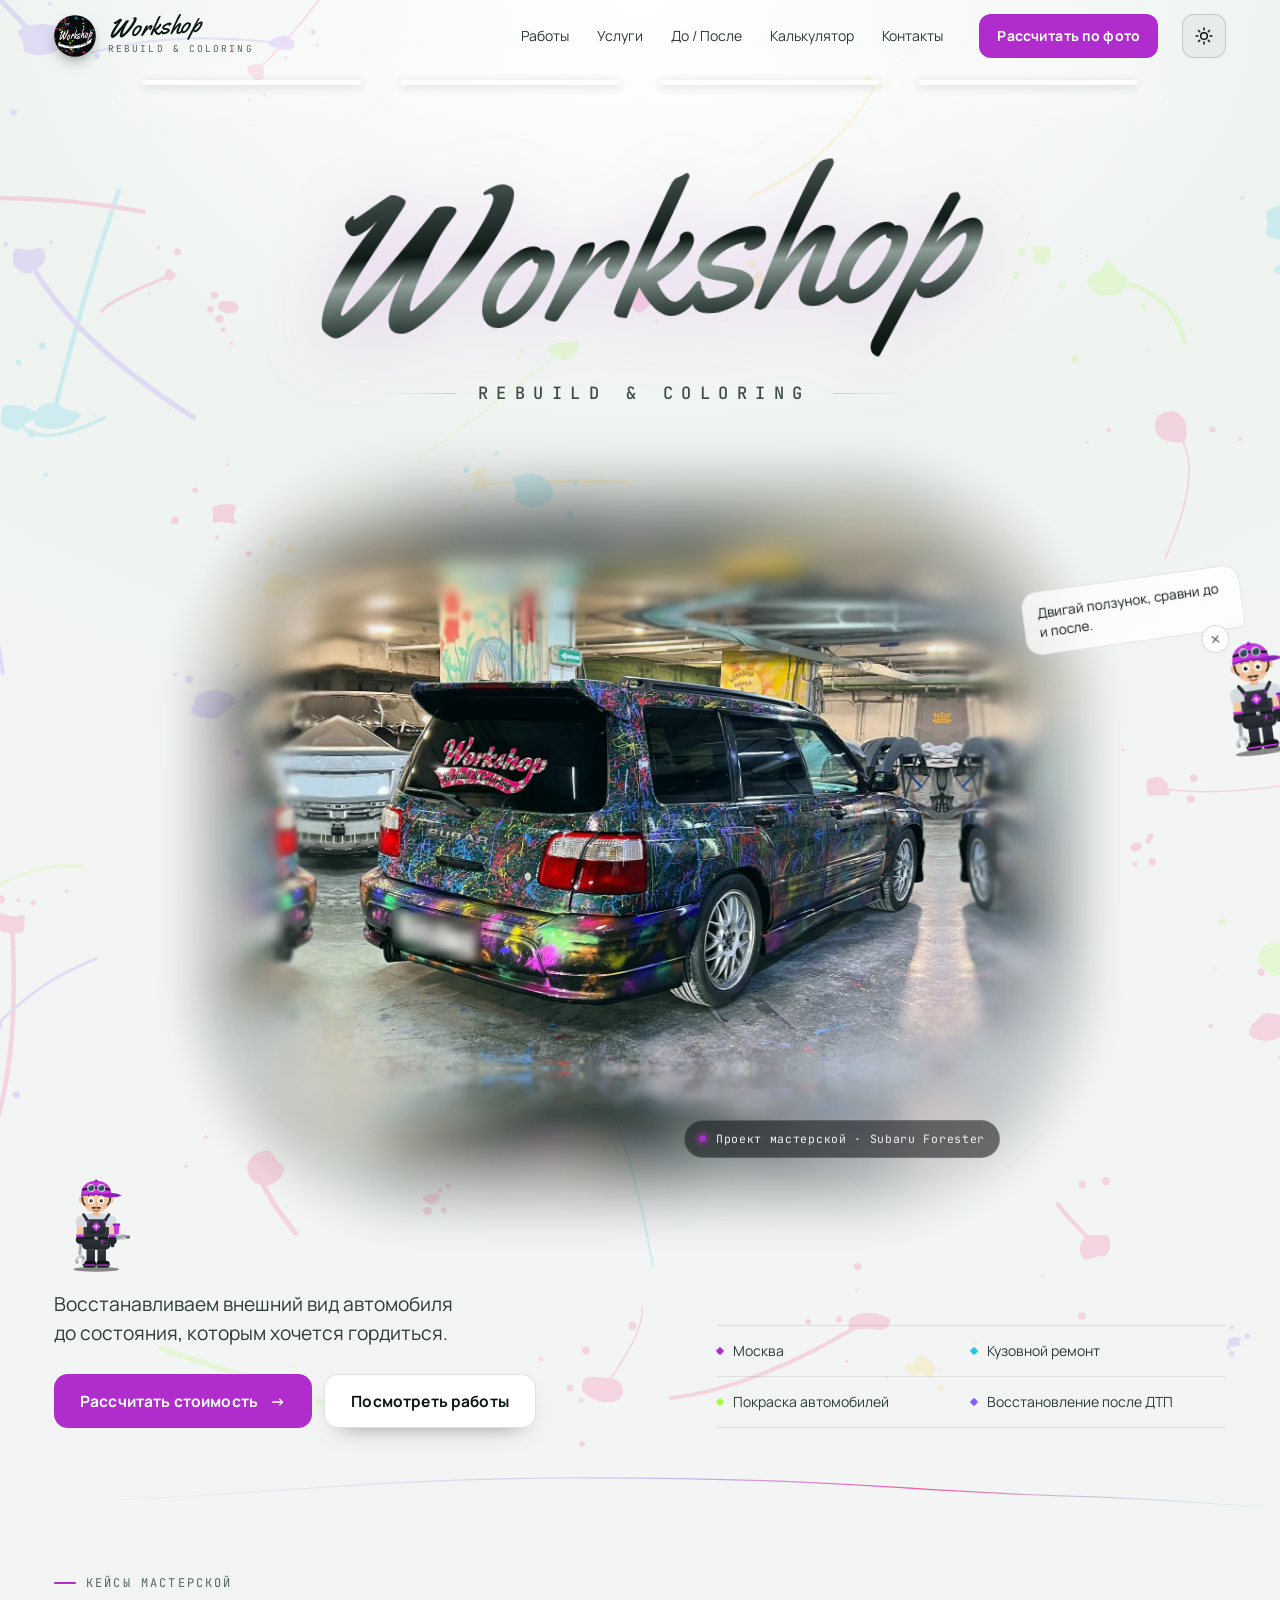
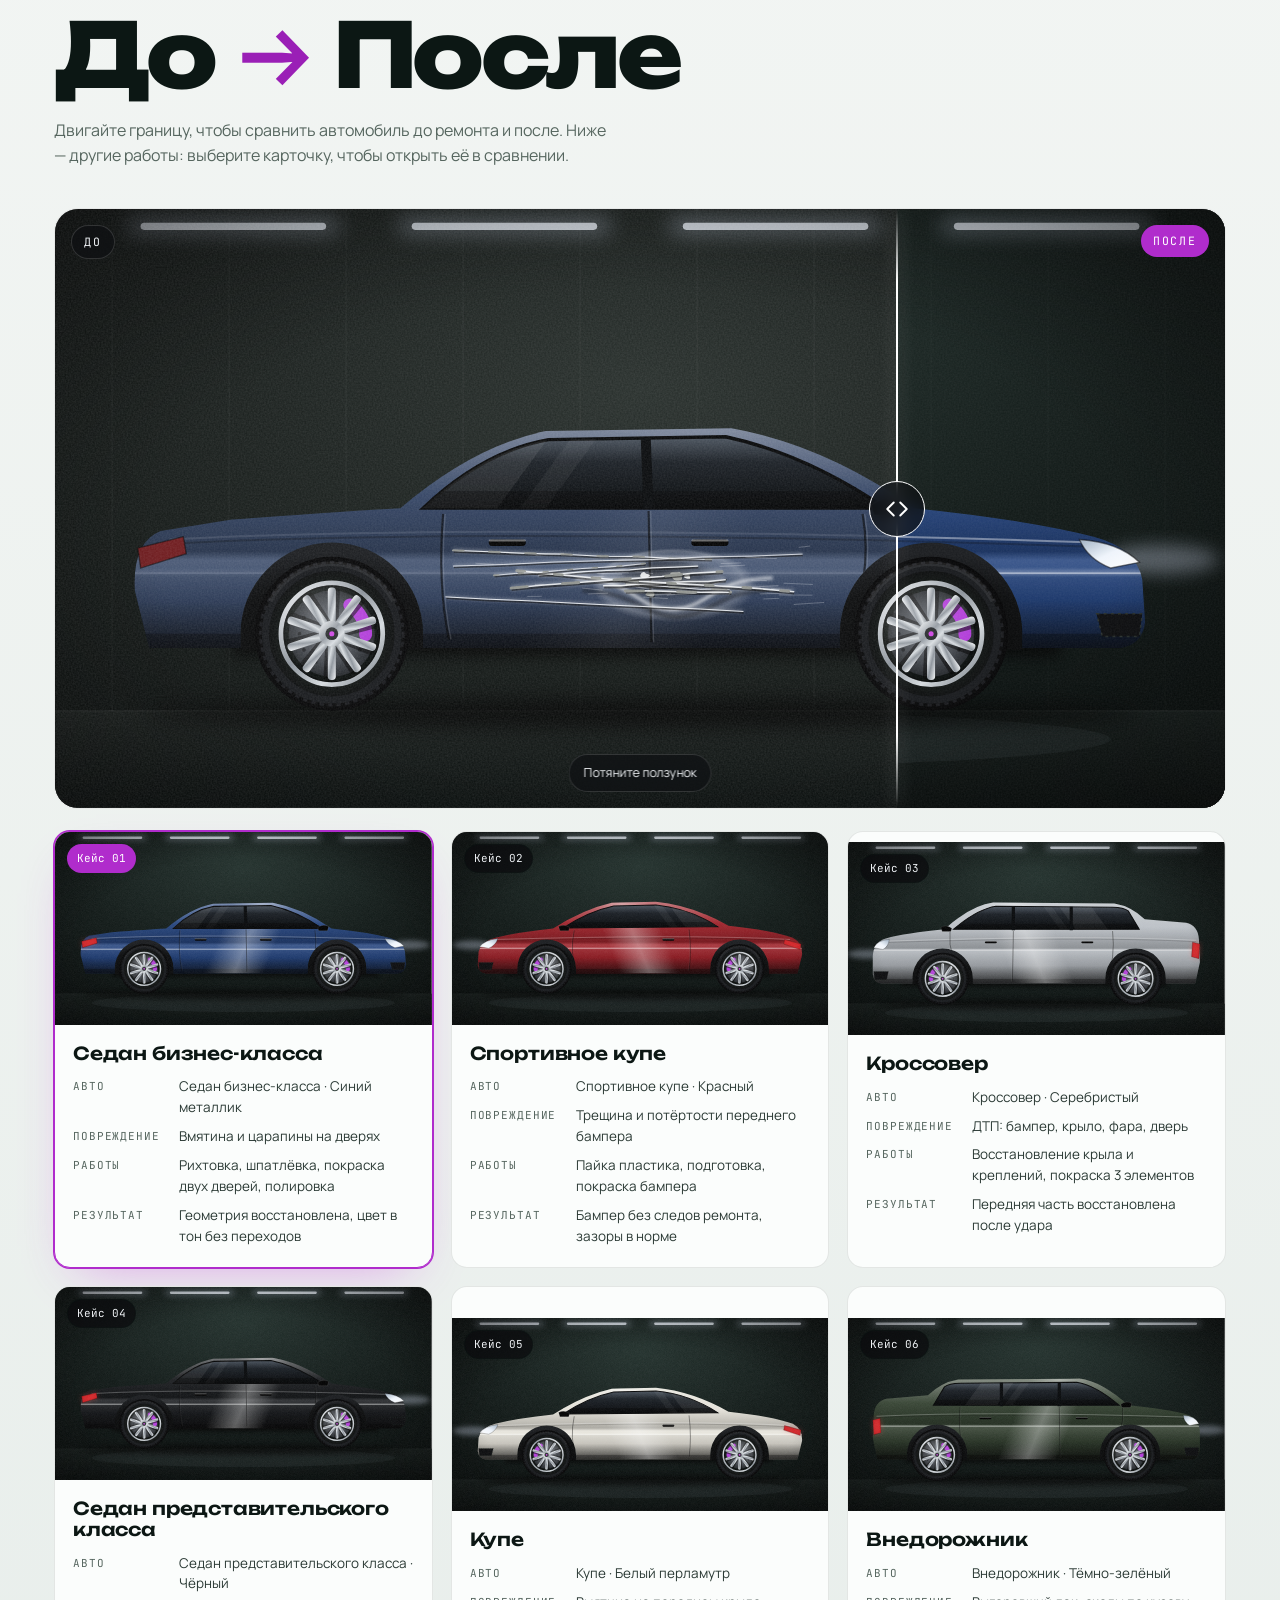
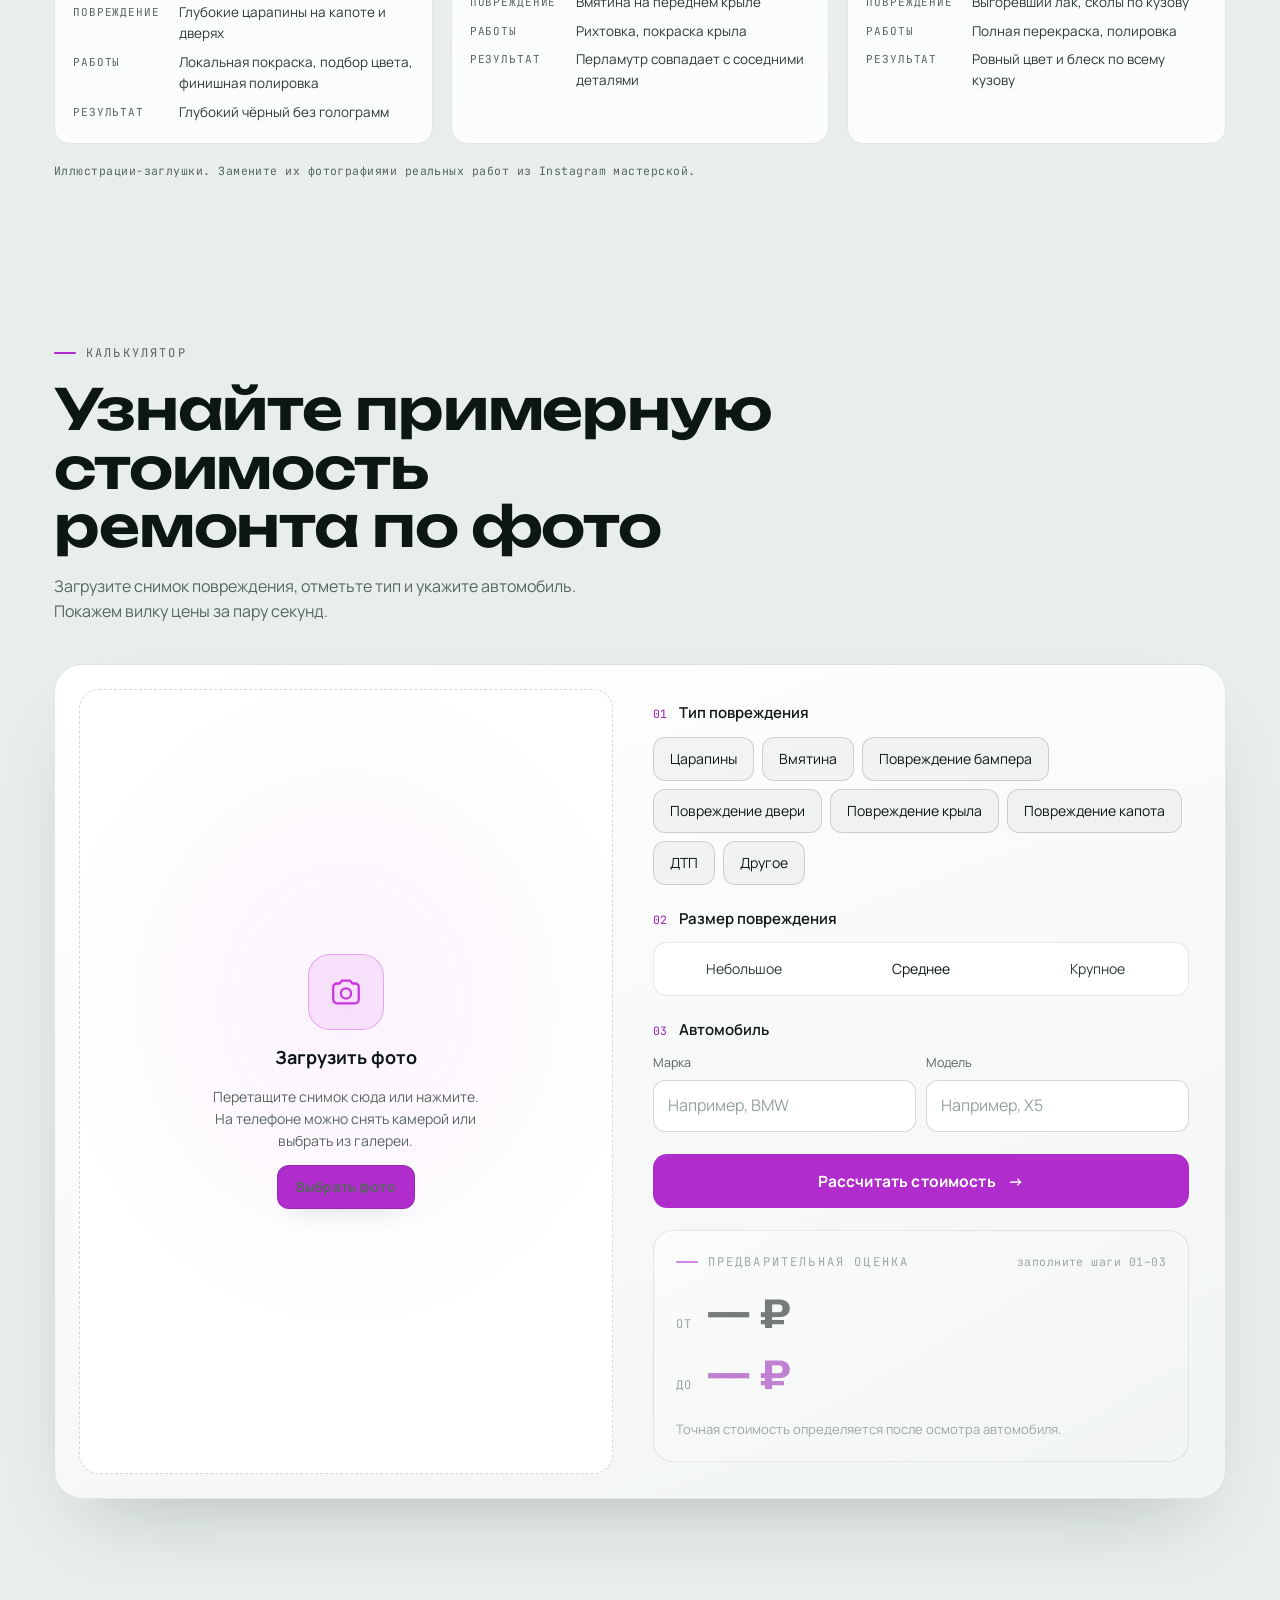
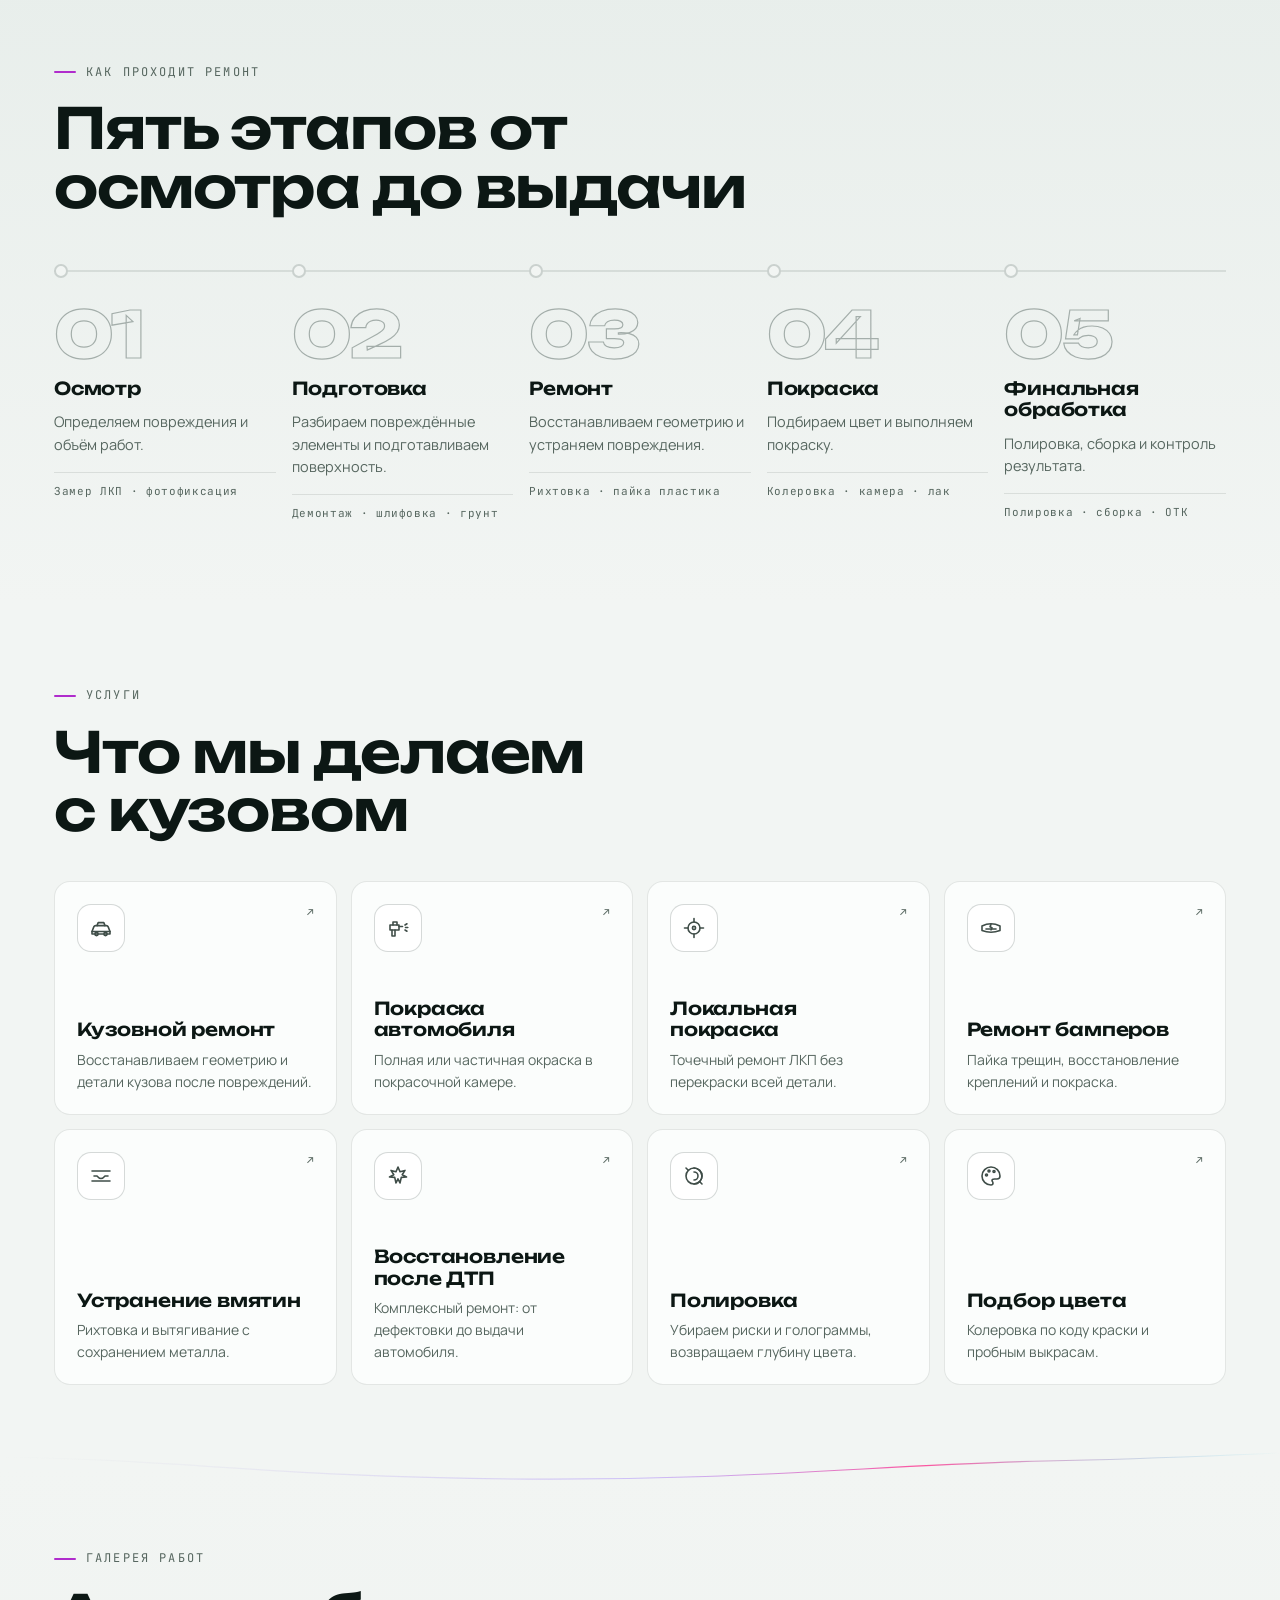
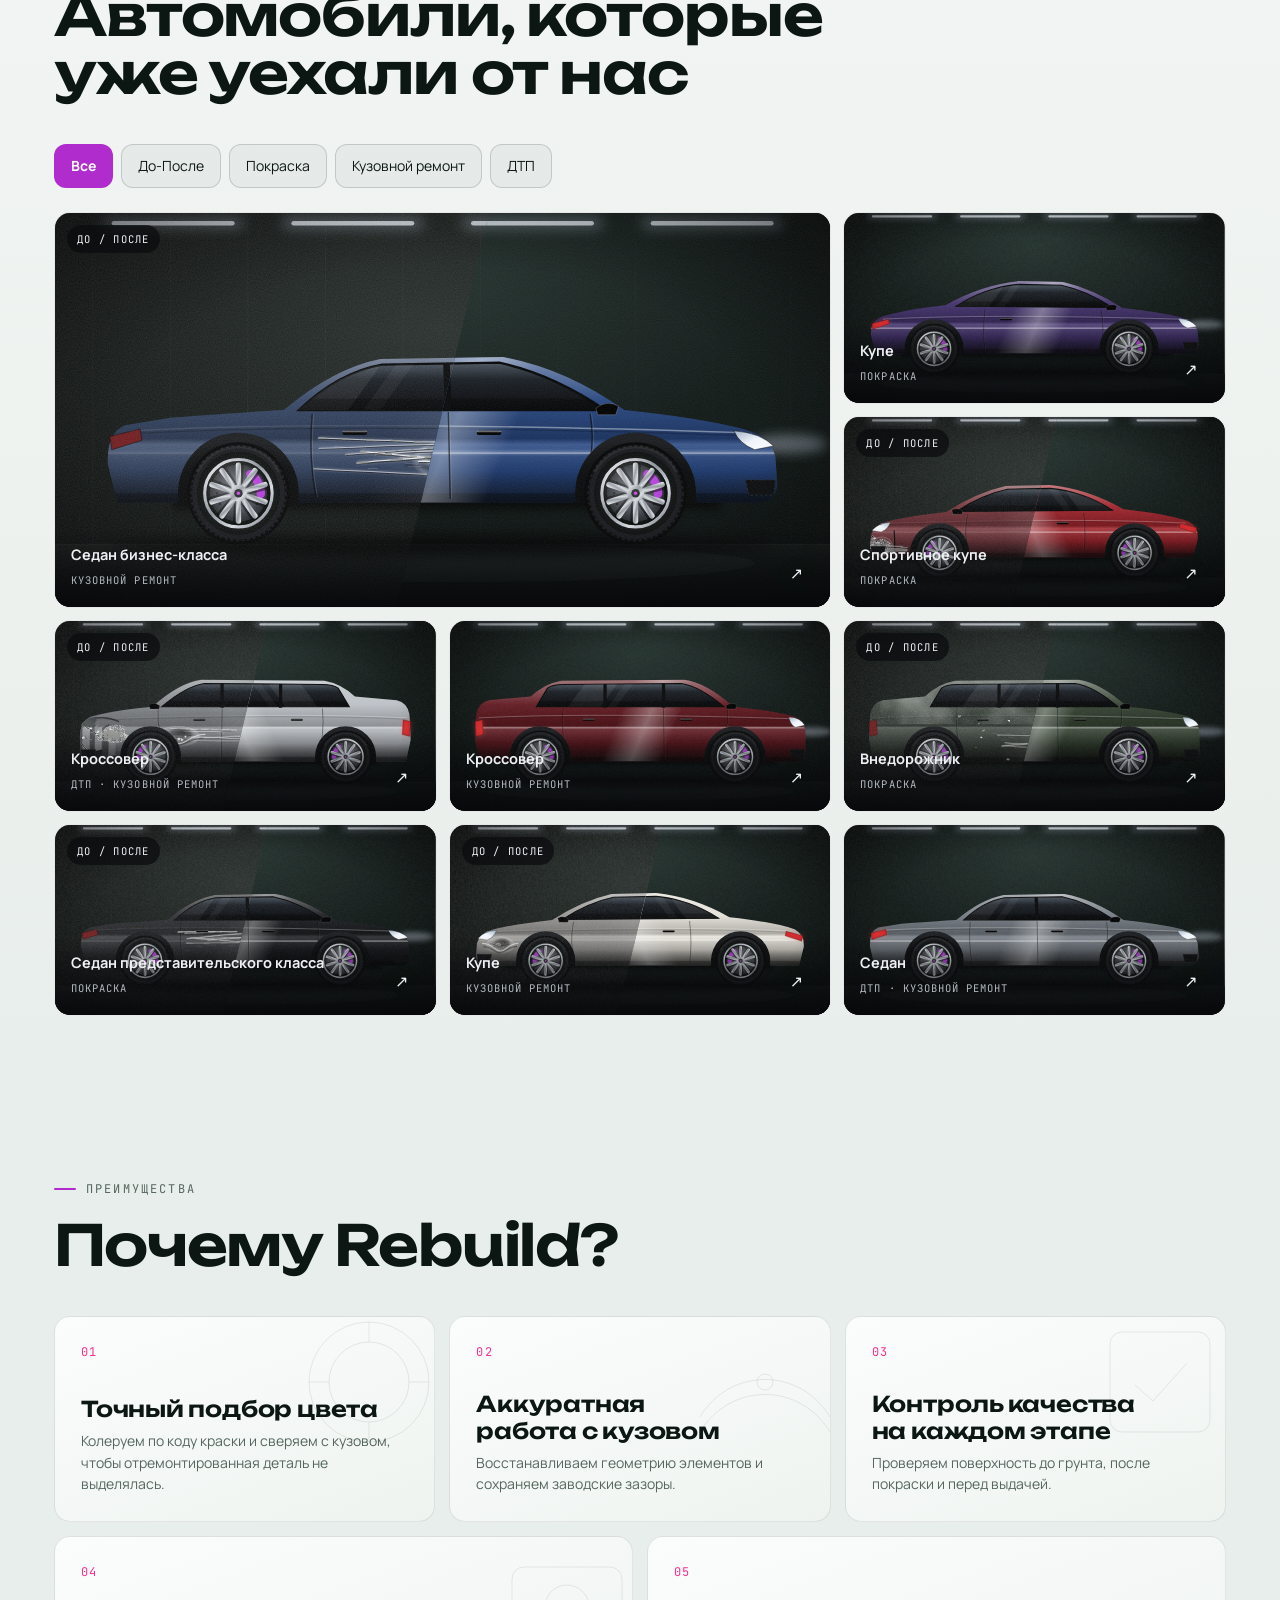
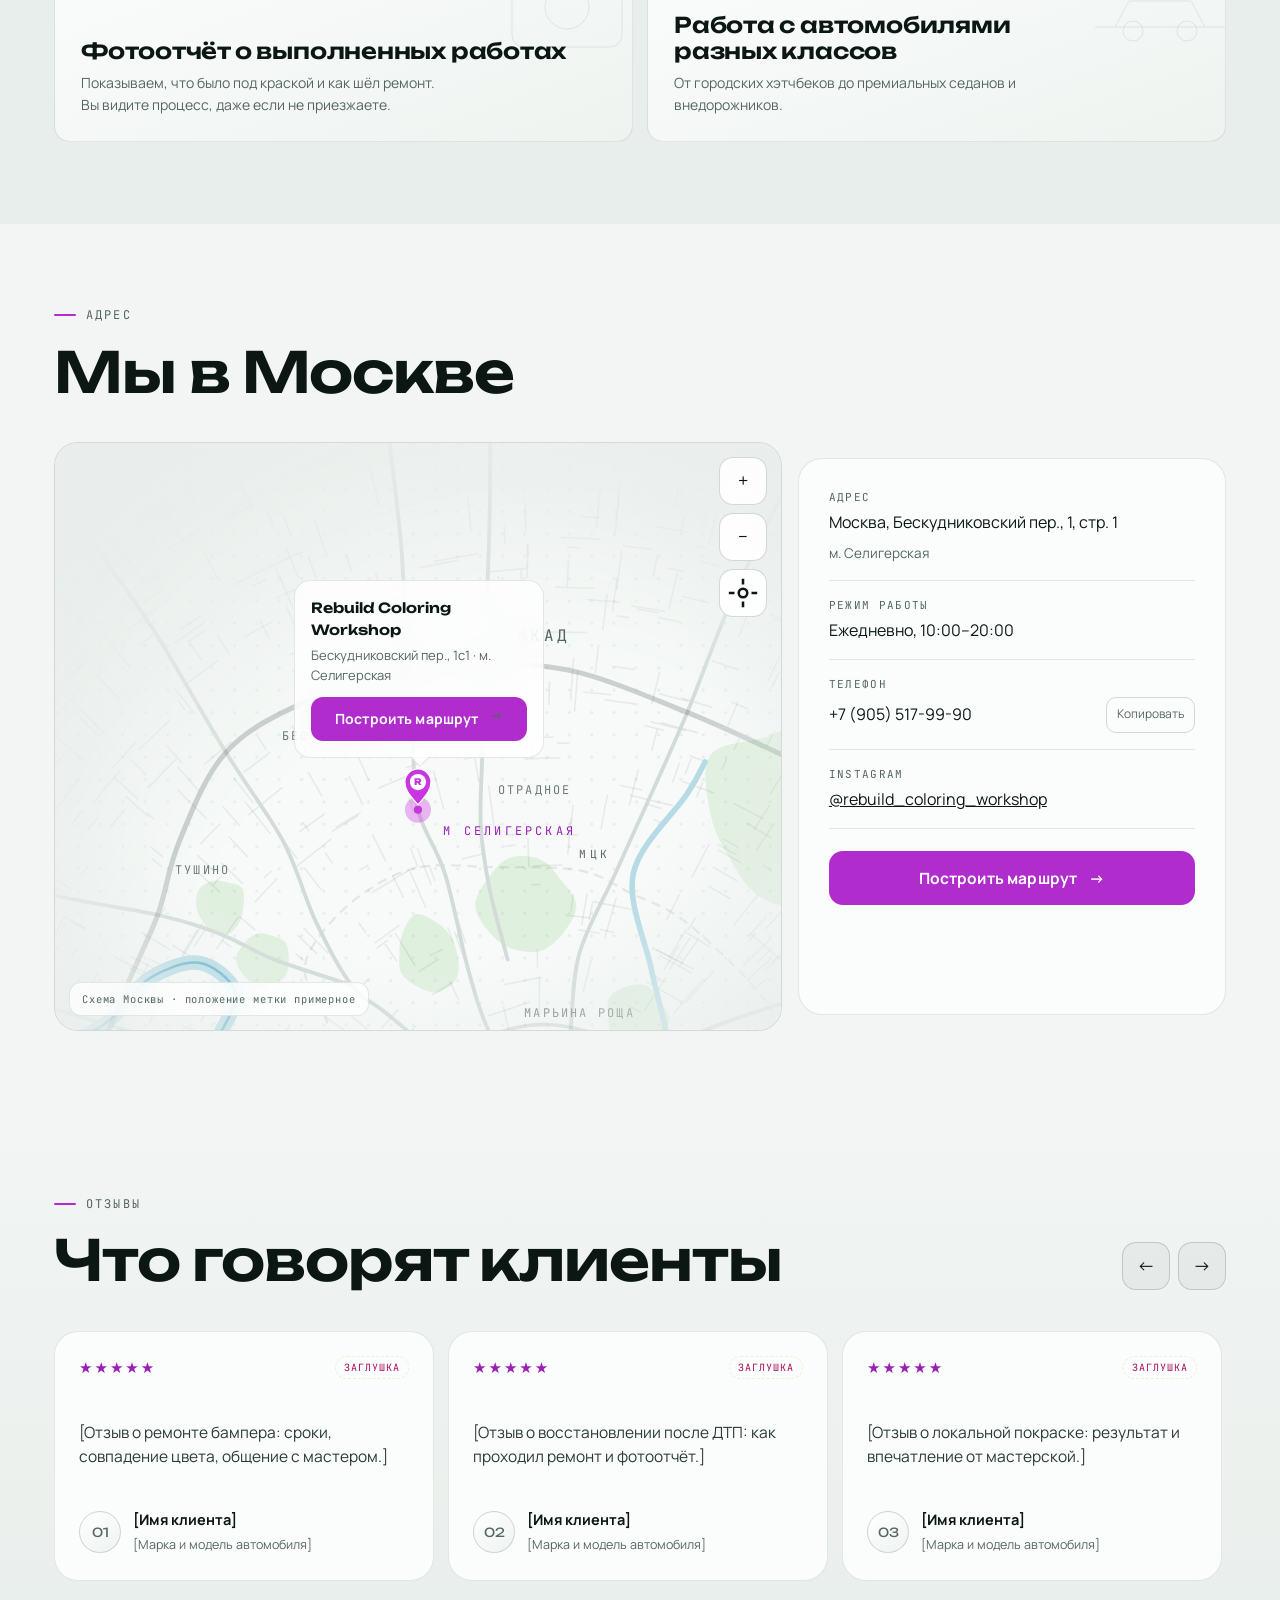
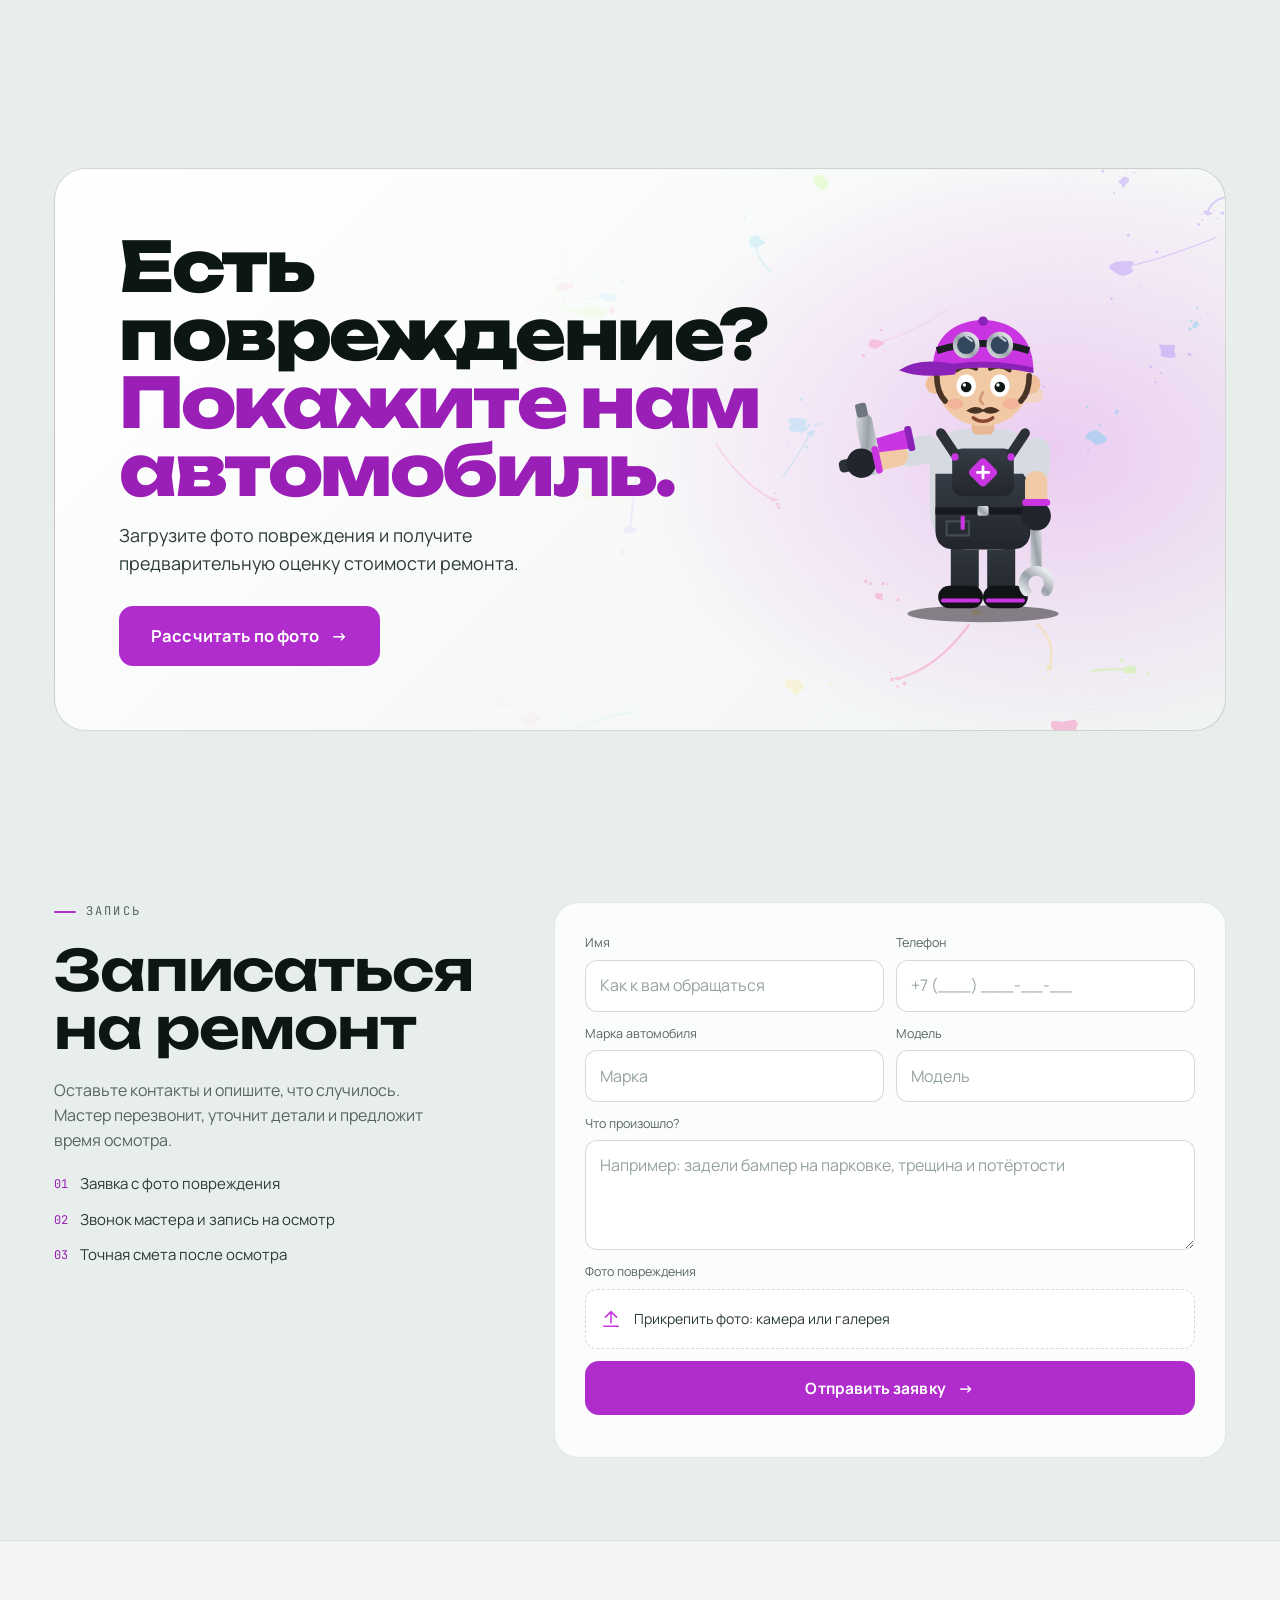
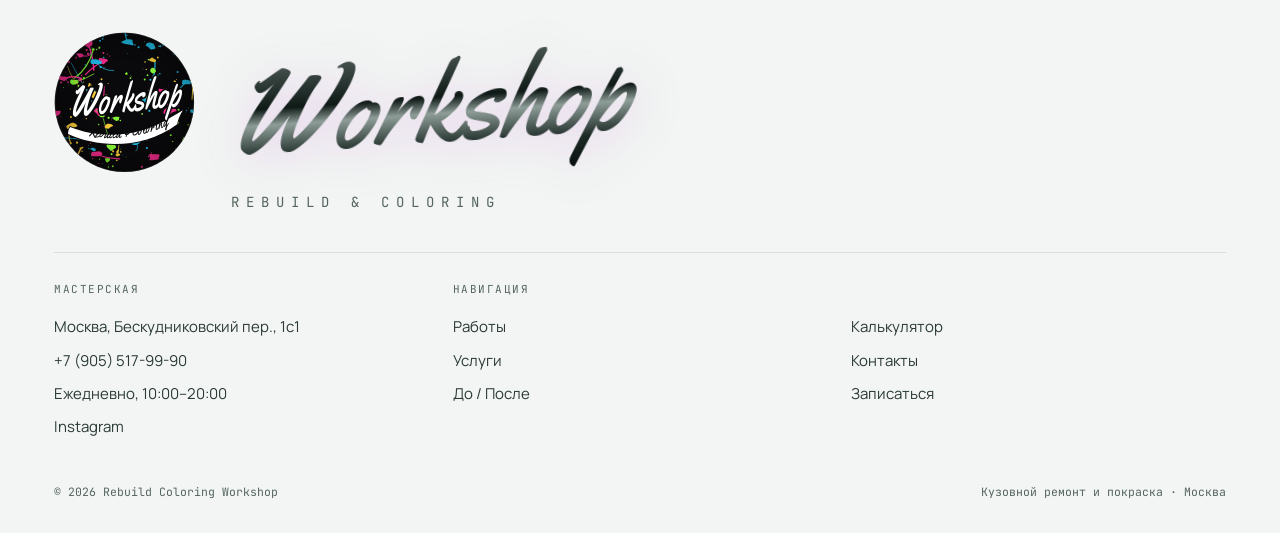
<file: rebuild-workshop-site/index.html>
<!doctype html>
<html lang="ru">
<head>
<meta charset="utf-8">
<meta name="viewport" content="width=device-width,initial-scale=1,viewport-fit=cover">
<title>Rebuild Coloring Workshop</title>
<meta name="description" content="Кузовной ремонт, покраска и восстановление автомобилей в Москве.">
<link rel="preconnect" href="https://fonts.googleapis.com">
<link rel="preconnect" href="https://fonts.gstatic.com" crossorigin>
<link rel="stylesheet" href="https://fonts.googleapis.com/css2?family=Unbounded:wght@400;600;800&family=Yellowtail&family=Manrope:wght@400;500;600;700&family=JetBrains+Mono:wght@400;500&display=swap">
<style>
/* Layout: dark paint-booth stage. Giant metal wordmark behind a car, then modular glass panels on a graphite floor.
   One accent: masking-tape amber. Neutrals biased slightly cool (steel). */
/* Workshop Rebuild & Coloring — brand palette taken from the project Forester:
   bottle-green/black base, neon splatter accents (pink lead, cyan/lime/violet/yellow support). */
:root{
  --ink:#070c0b;--graphite:#0c1312;--steel:#111a18;--steel-2:#182321;--steel-3:#0f1715;
  --line:rgba(190,235,220,.10);--line-2:rgba(190,235,220,.17);--line-3:rgba(190,235,220,.30);
  --metal:#c3d0cb;--fg:#edf5f2;--fg-2:#c9d6d1;--mute:#8a9c96;--mute-2:#56665f;
  --amber:#ff2d8a;--amber-2:#ff6cb0;--amber-ink:#1c0410;--amber-t:#ff4d9c;
  --c-cyan:#1ec8ea;--c-lime:#9dff3b;--c-violet:#8a5cff;--c-yellow:#ffd23a;
  --splash:linear-gradient(90deg,#ff2d8a,#8a5cff 45%,#1ec8ea);
  --glass:rgba(14,22,20,.6);--ok:#5fd39a;--err:#ff6b6b;
  --f-display:"Unbounded","Arial Black","Helvetica Neue",Arial,sans-serif;
  --f-body:"Manrope","Segoe UI",system-ui,-apple-system,Roboto,Arial,sans-serif;
  --f-mono:"JetBrains Mono",ui-monospace,SFMono-Regular,Menlo,Consolas,monospace;
  --r-s:10px; --r-m:16px; --r-l:24px;
  --ease:cubic-bezier(.16,.84,.24,1);
  --well:#0a100f;--tint-1:rgba(220,255,240,.045);--tint-2:rgba(220,255,240,.09);
  --nav-bg:rgba(7,12,11,.74);--menu-bg:rgba(5,9,8,.96);--chip-bg:rgba(10,16,15,.8);--ph:#ffb3d6;
  --hero-1:#15221e;--hero-2:#0b1211;
  --panel-a:#13201d;--panel-b:#0b1312;--panel-c:#1a2a26;--panel-d:#0f1816;
  --booth:#eef8f5;--booth-shadow:0 0 24px 4px rgba(210,255,240,.32),0 0 80px 10px rgba(210,255,240,.10);
  --wordmark:linear-gradient(180deg,#ffffff 0%,#d3e2dc 40%,#7b8c86 54%,#e6efeb 72%,#9aaba5 100%);
  --wordmark-2:linear-gradient(180deg,#e6efeb,#5f706a);
  --wm-glow:rgba(201,53,224,.28);
  --shadow:rgba(0,0,0,.9);--splat-op:.2;
  --map-bg:#070c0b;--map-city:#0d1614;--map-dot:rgba(220,255,240,.045);--map-street:rgba(220,255,240,.05);--map-road:#22302c;--map-river:#10303a;--map-river2:#1e6a80;--map-ring:rgba(195,215,208,.45);--map-label:#8a9c96;--map-park:rgba(157,255,59,.06);
  color-scheme:dark;
}
@media (prefers-color-scheme: light){:root:not([data-theme="dark"]){--ink:#f2f5f3;--graphite:#e8eeeb;--steel:#fbfdfc;--steel-2:#ffffff;--steel-3:#eef3f0;
  --line:rgba(10,30,24,.10);--line-2:rgba(10,30,24,.17);--line-3:rgba(10,30,24,.32);
  --metal:#3f4d48;--fg:#0c1714;--fg-2:#2b3a35;--mute:#56665f;--mute-2:#95a39d;
  --amber-t:#c80f66;--glass:rgba(255,255,255,.76);--well:#ffffff;
  --tint-1:rgba(10,30,24,.04);--tint-2:rgba(10,30,24,.075);
  --nav-bg:rgba(242,245,243,.82);--menu-bg:rgba(242,245,243,.97);--chip-bg:rgba(255,255,255,.88);--ph:#a8105a;
  --hero-1:#ffffff;--hero-2:#eef3f0;
  --panel-a:#ffffff;--panel-b:#f1f5f3;--panel-c:#ffffff;--panel-d:#f3f6f4;
  --booth:#ffffff;--booth-shadow:0 2px 10px rgba(10,30,24,.2),0 0 40px 8px rgba(255,255,255,.9);
  --wordmark:linear-gradient(180deg,#56645f 0%,#0f1a17 42%,#8e9d97 54%,#1d2a26 78%,#08100e 100%);
  --wordmark-2:linear-gradient(180deg,#1d2a26,#95a39d);
  --wm-glow:rgba(201,53,224,.2);
  --shadow:rgba(10,30,24,.26);--splat-op:.16;
  --map-bg:#e9eeec;--map-city:#f7faf8;--map-dot:rgba(10,30,24,.06);--map-street:rgba(10,30,24,.07);--map-road:#d2dbd7;--map-river:#b6dbe6;--map-river2:#5fb3cc;--map-ring:rgba(30,50,44,.45);--map-label:#56665f;--map-park:rgba(70,170,60,.13);
  color-scheme:light;}}
:root[data-theme="light"]{--ink:#f2f5f3;--graphite:#e8eeeb;--steel:#fbfdfc;--steel-2:#ffffff;--steel-3:#eef3f0;
  --line:rgba(10,30,24,.10);--line-2:rgba(10,30,24,.17);--line-3:rgba(10,30,24,.32);
  --metal:#3f4d48;--fg:#0c1714;--fg-2:#2b3a35;--mute:#56665f;--mute-2:#95a39d;
  --amber-t:#c80f66;--glass:rgba(255,255,255,.76);--well:#ffffff;
  --tint-1:rgba(10,30,24,.04);--tint-2:rgba(10,30,24,.075);
  --nav-bg:rgba(242,245,243,.82);--menu-bg:rgba(242,245,243,.97);--chip-bg:rgba(255,255,255,.88);--ph:#a8105a;
  --hero-1:#ffffff;--hero-2:#eef3f0;
  --panel-a:#ffffff;--panel-b:#f1f5f3;--panel-c:#ffffff;--panel-d:#f3f6f4;
  --booth:#ffffff;--booth-shadow:0 2px 10px rgba(10,30,24,.2),0 0 40px 8px rgba(255,255,255,.9);
  --wordmark:linear-gradient(180deg,#56645f 0%,#0f1a17 42%,#8e9d97 54%,#1d2a26 78%,#08100e 100%);
  --wordmark-2:linear-gradient(180deg,#1d2a26,#95a39d);
  --wm-glow:rgba(201,53,224,.2);
  --shadow:rgba(10,30,24,.26);--splat-op:.16;
  --map-bg:#e9eeec;--map-city:#f7faf8;--map-dot:rgba(10,30,24,.06);--map-street:rgba(10,30,24,.07);--map-road:#d2dbd7;--map-river:#b6dbe6;--map-river2:#5fb3cc;--map-ring:rgba(30,50,44,.45);--map-label:#56665f;--map-park:rgba(70,170,60,.13);
  color-scheme:light;}
*,*::before,*::after{box-sizing:border-box}
[hidden]{display:none!important}
html{scroll-behavior:smooth;overflow-x:clip;background:var(--ink)}
body{margin:0;background:var(--ink);color:var(--fg);font-family:var(--f-body);font-size:16px;line-height:1.55;overflow-x:clip;-webkit-font-smoothing:antialiased}
img,svg{max-width:100%}
a{color:inherit}
button,input,textarea,select{font:inherit;color:inherit}
:focus-visible{outline:2px solid var(--amber);outline-offset:3px;border-radius:6px}
.wrap{max-width:1260px;margin-inline:auto;padding-inline:clamp(16px,4vw,44px)}
.sr{position:absolute;width:1px;height:1px;overflow:hidden;clip:rect(0 0 0 0);white-space:nowrap}

/* grain + brushed metal */
body::before{content:"";position:fixed;inset:0;pointer-events:none;z-index:1;opacity:.06;mix-blend-mode:overlay;
  background-image:url("data:image/svg+xml,%3Csvg xmlns='http://www.w3.org/2000/svg' width='160' height='160'%3E%3Cfilter id='n'%3E%3CfeTurbulence type='fractalNoise' baseFrequency='.9' numOctaves='2' stitchTiles='stitch'/%3E%3C/filter%3E%3Crect width='100%25' height='100%25' filter='url(%23n)'/%3E%3C/svg%3E")}

/* type */
h1,h2,h3{font-family:var(--f-display);margin:0;text-wrap:balance;letter-spacing:-.02em}
h2{font-size:clamp(30px,4.4vw,60px);font-weight:600;line-height:1.04}
h3{font-size:clamp(17px,1.4vw,20px);font-weight:600;line-height:1.2;letter-spacing:-.01em}
p{margin:0}
.eyebrow{display:inline-flex;align-items:center;gap:10px;font-family:var(--f-mono);font-size:12px;letter-spacing:.18em;text-transform:uppercase;color:var(--mute)}
.eyebrow::before{content:"";width:22px;height:2px;background:var(--splash);border-radius:2px}
.lead{font-size:clamp(17px,1.5vw,20px);color:var(--fg-2);max-width:34ch;line-height:1.5}
.mono{font-family:var(--f-mono)}
.note{font-family:var(--f-mono);font-size:11.5px;letter-spacing:.04em;color:var(--mute)}
.sec{position:relative;padding-block:clamp(72px,10vw,140px)}
.sec-head{display:grid;gap:18px;margin-bottom:clamp(32px,4vw,56px);max-width:820px}
.sec-head p{color:var(--mute);max-width:56ch}
.amber{color:var(--amber-t)}

/* buttons */
.btn{--bg:var(--amber);--fgc:var(--amber-ink);position:relative;display:inline-flex;align-items:center;justify-content:center;gap:12px;min-height:54px;padding:0 26px;border-radius:14px;border:0;background:var(--bg);color:var(--fgc);font-weight:700;font-size:15.5px;letter-spacing:.01em;text-decoration:none;cursor:pointer;overflow:hidden;isolation:isolate;transition:transform .25s var(--ease),box-shadow .25s var(--ease),background .25s}
.btn::after{content:"";position:absolute;inset:0;z-index:-1;background:linear-gradient(105deg,transparent 30%,rgba(255,255,255,.55) 48%,transparent 66%);transform:translateX(-110%);transition:transform .7s var(--ease)}
.btn:hover{transform:translateY(-2px);box-shadow:0 14px 34px -12px rgba(201,53,224,.55)}
.btn:hover::after{transform:translateX(110%)}
.btn:active{transform:translateY(0) scale(.98)}
.btn .arr{display:inline-block;transition:transform .3s var(--ease)}
.btn:hover .arr{transform:translateX(4px)}
.btn-ghost{--bg:var(--tint-1);--fgc:var(--fg);border:1px solid var(--line-2);backdrop-filter:blur(10px);-webkit-backdrop-filter:blur(10px)}
.btn-ghost:hover{box-shadow:none;border-color:var(--line-3);background:var(--tint-2)}
.btn-ghost::after{background:linear-gradient(105deg,transparent 30%,rgba(255,255,255,.12) 48%,transparent 66%)}
.btn-sm{min-height:44px;padding:0 18px;font-size:14px;border-radius:12px}
.btn[disabled]{opacity:.45;cursor:not-allowed;transform:none;box-shadow:none}
.btn-block{width:100%}

/* glass */
.glass{background:var(--glass);border:1px solid var(--line);backdrop-filter:blur(16px) saturate(1.2);-webkit-backdrop-filter:blur(16px) saturate(1.2)}

/* nav */
.nav{position:fixed;top:0;left:0;right:0;z-index:50;padding-top:env(safe-area-inset-top,0px);transition:background .4s,border-color .4s,transform .4s var(--ease)}
.nav.solid{background:var(--nav-bg);backdrop-filter:blur(16px);-webkit-backdrop-filter:blur(16px);border-bottom:1px solid var(--line)}
.nav-in{display:flex;align-items:center;gap:24px;height:72px}
.logo{display:flex;align-items:center;gap:12px;text-decoration:none;margin-right:auto}
.logo-mark{display:grid;place-items:center;width:38px;height:38px;border-radius:10px;background:linear-gradient(145deg,#e9edf1,#7e868f 60%,#d5dadf);color:#0b0c0e;font-family:var(--f-display);font-weight:800;font-size:17px;box-shadow:inset 0 1px 0 rgba(255,255,255,.6),0 6px 16px -6px rgba(0,0,0,.8)}
.logo-t{font-family:var(--f-display);font-weight:800;font-size:15px;letter-spacing:.08em;line-height:1}
.logo-t small{display:block;font-family:var(--f-mono);font-weight:400;font-size:9.5px;letter-spacing:.22em;color:var(--mute);margin-top:4px}
.nav-links{display:flex;gap:4px}
.nav-links a{position:relative;padding:10px 12px;font-size:14px;color:var(--fg-2);text-decoration:none;border-radius:10px;transition:color .2s,background .2s}
.nav-links a:hover{color:var(--fg);background:var(--tint-1)}
.burger{display:none;width:48px;height:48px;border-radius:12px;border:1px solid var(--line-2);background:var(--tint-1);cursor:pointer;place-items:center}
.burger span{display:block;width:18px;height:2px;background:var(--fg);border-radius:2px;box-shadow:0 6px 0 var(--fg),0 -6px 0 var(--fg)}
.mmenu{position:fixed;inset:0;z-index:60;background:var(--menu-bg);backdrop-filter:blur(10px);display:flex;flex-direction:column;padding:calc(env(safe-area-inset-top,0px) + 88px) 24px 32px;gap:6px}
.mmenu a{font-family:var(--f-display);font-size:28px;font-weight:600;text-decoration:none;padding:10px 0;border-bottom:1px solid var(--line)}
.mmenu .btn{margin-top:20px;font-family:var(--f-body)}
.mmenu-close{position:absolute;top:calc(env(safe-area-inset-top,0px) + 12px);right:16px;width:48px;height:48px;border-radius:12px;border:1px solid var(--line-2);background:transparent;font-size:22px;cursor:pointer}
@media (max-width:960px){.nav-links,.nav .btn-sm{display:none}.burger{display:grid}}

/* HERO */
.hero{position:relative;padding-top:calc(env(safe-area-inset-top,0px) + 108px);padding-bottom:clamp(48px,7vw,96px);overflow:hidden;
  background:radial-gradient(120% 70% at 50% 0%,var(--hero-1) 0%,var(--hero-2) 45%,var(--ink) 80%)}
.booth{position:absolute;top:calc(env(safe-area-inset-top,0px) + 80px);left:50%;transform:translateX(-50%);display:flex;gap:clamp(14px,3vw,40px);width:min(1100px,92vw);justify-content:center;pointer-events:none}
.booth i{flex:1;max-width:220px;height:5px;border-radius:5px;background:var(--booth);box-shadow:var(--booth-shadow);opacity:.85;animation:lightOn 1.1s steps(1,end) both;animation-delay:calc(var(--i)*.14s + .1s)}
@keyframes lightOn{0%{opacity:0}30%{opacity:.7}40%{opacity:.1}55%{opacity:.85}100%{opacity:.85}}
.hero-in{position:relative}
.hero h1{position:relative;z-index:1;display:grid;justify-items:center;text-align:center;margin-top:clamp(18px,3vw,40px)}
.h-rebuild{font-weight:800;font-size:clamp(64px,17.2vw,248px);line-height:.82;letter-spacing:-.045em;
  background:var(--wordmark);-webkit-background-clip:text;background-clip:text;color:transparent;
  animation:typeIn 1.2s var(--ease) both}
.h-sub{display:flex;align-items:center;gap:clamp(10px,2vw,22px);margin-top:clamp(10px,1.4vw,18px);font-family:var(--f-mono);font-weight:500;font-size:clamp(11px,1.35vw,17px);letter-spacing:.5em;color:var(--metal);padding-left:.5em;animation:typeIn 1.2s var(--ease) .15s both}
.h-sub::before,.h-sub::after{content:"";width:clamp(24px,6vw,90px);height:1px;background:linear-gradient(90deg,transparent,var(--line-2))}
.h-sub::after{transform:scaleX(-1)}
@keyframes typeIn{from{opacity:0;transform:translateY(24px);letter-spacing:.02em}}
.hero-car{position:relative;z-index:2;margin-top:clamp(-120px,-8.6vw,-40px);margin-inline:auto;max-width:1120px;will-change:transform}
.hero-car svg{display:block;width:100%;height:auto;overflow:visible}
.hero-car .carMove{animation:carIn 1.9s var(--ease) .25s both}
.hero-car .rim{transform-box:fill-box;transform-origin:center;animation:spin 1.9s var(--ease) .25s both}
.hero-car .sweep{animation:sweep 2.6s ease-in-out 1.6s both}
.hero-car .hl{animation:hlOn 1s steps(1,end) 1.5s both}
.hero-car .reflect{animation:fadeIn 1.6s ease 1s both}
@keyframes carIn{from{transform:translateX(-420px);opacity:0}25%{opacity:1}to{transform:none;opacity:1}}
@keyframes spin{from{transform:rotate(-1080deg)}to{transform:rotate(0)}}
@keyframes sweep{from{transform:translateX(-200px)}to{transform:translateX(1300px)}}
@keyframes hlOn{0%{opacity:.2}20%{opacity:1}30%{opacity:.3}45%{opacity:1}100%{opacity:1}}
@keyframes fadeIn{from{opacity:0}}
.hud{position:absolute;z-index:3;display:flex;align-items:center;gap:10px;padding:9px 12px;border-radius:12px;font-family:var(--f-mono);font-size:11.5px;letter-spacing:.06em;color:var(--fg-2);animation:fadeIn .8s ease 2.2s both}
.hud b{color:var(--amber-t);font-weight:500;font-variant-numeric:tabular-nums}
.hud .dot{width:7px;height:7px;border-radius:50%;background:var(--amber);box-shadow:0 0 0 4px rgba(201,53,224,.18);animation:pulse 1.8s infinite}
.hud-1{left:44%;top:46%}
.hud-2{right:3%;top:24%}
.hud-1::before{content:"";position:absolute;left:-46px;top:50%;width:46px;height:1px;background:linear-gradient(90deg,transparent,var(--amber))}
@keyframes pulse{50%{box-shadow:0 0 0 8px rgba(201,53,224,0)}}
.hero-bottom{position:relative;z-index:3;display:grid;grid-template-columns:1.2fr 1fr;gap:clamp(24px,4vw,64px);align-items:end;margin-top:clamp(18px,3vw,36px)}
.hero-bottom .lead{animation:typeIn 1s var(--ease) .9s both}
.actions{display:flex;flex-wrap:wrap;gap:12px;margin-top:26px;animation:typeIn 1s var(--ease) 1.05s both}
.tags{list-style:none;margin:0;padding:0;display:grid;grid-template-columns:1fr 1fr;border-top:1px solid var(--line);animation:fadeIn 1s ease 1.2s both}
.tags li{display:flex;align-items:center;gap:10px;padding:14px 0;border-bottom:1px solid var(--line);font-size:14px;color:var(--fg-2)}
.tags li:nth-child(odd){padding-right:14px}
.tags li::before{content:"";flex:none;width:6px;height:6px;border-radius:1px;background:var(--metal);transform:rotate(45deg)}
.tags li:first-child::before{background:var(--amber)}
@media (max-width:820px){
  .hero-bottom{grid-template-columns:1fr}
  .hud-2{display:none}
  .hud-1{display:none}
  .actions .btn{flex:1 1 220px}
}

/* body line divider */
.bodyline{display:block;width:100%;height:60px;margin-block:-30px;position:relative;z-index:2;pointer-events:none}
.bodyline path{fill:none;stroke:url(#blGrad);stroke-width:1.2}

/* reveal (only applied by JS to below-the-fold elements) */
.r-pre{opacity:0;transform:translateY(28px)}
.r-in{opacity:1;transform:none;transition:opacity .9s var(--ease) var(--d,0s),transform .9s var(--ease) var(--d,0s)}

/* BEFORE / AFTER */
#ba{background:linear-gradient(180deg,var(--ink),var(--graphite))}
.ba-title{font-size:clamp(40px,7vw,100px);font-weight:800;letter-spacing:-.04em;display:flex;align-items:center;gap:.25em;line-height:1}
.ba-title .arrow{color:var(--amber-t);font-weight:400;display:inline-block;animation:nudge 2.4s ease-in-out infinite}
@keyframes nudge{50%{transform:translateX(.12em)}}
.ba-stage{position:relative;border-radius:var(--r-l);overflow:hidden;aspect-ratio:820/420;max-width:100%;background:var(--well);border:1px solid var(--line);user-select:none;-webkit-user-select:none;touch-action:pan-y}
.ba-layer{position:absolute;inset:0}
.ba-layer svg,.ba-layer img,.case-thumb img,.tile img{width:100%;height:100%;display:block;object-fit:cover}
.tile img{position:absolute;inset:0;transition:transform 1s var(--ease)}.tile:hover img{transform:scale(1.07)}
.ba-after{clip-path:inset(0 0 0 var(--pos,50%))}
.ba-handle{position:absolute;top:0;bottom:0;left:var(--pos,50%);width:2px;margin-left:-1px;background:linear-gradient(180deg,transparent,#fff 12%,#fff 88%,transparent);pointer-events:none;box-shadow:0 0 18px rgba(255,255,255,.4)}
.ba-knob{position:absolute;top:50%;left:50%;width:56px;height:56px;margin:-28px 0 0 -28px;border-radius:50%;display:grid;place-items:center;background:rgba(14,16,19,.7);border:1.5px solid #fff;backdrop-filter:blur(8px);-webkit-backdrop-filter:blur(8px);transition:transform .25s var(--ease)}
.ba-knob svg{width:26px;height:26px}
.ba-stage:hover .ba-knob,.ba-stage.drag .ba-knob{transform:scale(1.1)}
.ba-range{position:absolute;inset:0;width:100%;height:100%;margin:0;opacity:0;cursor:ew-resize;-webkit-appearance:none;appearance:none}
.ba-range::-webkit-slider-thumb{-webkit-appearance:none;width:60px;height:400px}
.ba-label{position:absolute;top:16px;padding:7px 12px;border-radius:999px;font-family:var(--f-mono);font-size:11.5px;letter-spacing:.16em;pointer-events:none}
.ba-label.l{left:16px}.ba-label.r{right:16px;background:var(--amber);color:var(--amber-ink);border:0}
.ba-hint{position:absolute;bottom:16px;left:50%;transform:translateX(-50%);padding:8px 14px;border-radius:999px;font-size:12.5px;color:#d7dbe0;pointer-events:none;transition:opacity .5s;white-space:nowrap}
.ba-stage.touched .ba-hint{opacity:0}
.ba-swap{transition:opacity .45s ease}
.ba-swap.fading{opacity:0}
.ba-grid{display:grid;grid-template-columns:repeat(3,minmax(0,1fr));gap:18px;margin-top:22px}
.case{position:relative;text-align:left;padding:0;border-radius:var(--r-m);background:var(--steel);border:1px solid var(--line);cursor:pointer;overflow:hidden;transition:transform .45s var(--ease),border-color .3s,box-shadow .45s var(--ease)}
.case:hover{transform:scale(1.025);box-shadow:0 30px 60px -30px var(--shadow);border-color:var(--line-2)}
.case[aria-pressed="true"]{border-color:var(--amber)}
.case[aria-pressed="true"] .case-num{background:var(--amber);color:var(--amber-ink)}
.case-thumb{position:relative;aspect-ratio:820/420;overflow:hidden;background:var(--well)}
.case-thumb svg{width:100%;height:100%;display:block;transition:transform .8s var(--ease)}
.case:hover .case-thumb svg{transform:scale(1.06)}
.case-num{position:absolute;top:12px;left:12px;font-family:var(--f-mono);font-size:11px;padding:5px 9px;border-radius:999px;background:rgba(10,11,13,.7);border:1px solid var(--line-2);transition:background .3s,color .3s}
.case-body{padding:18px 18px 20px;display:grid;gap:12px}
.case dl{margin:0;display:grid;gap:8px}
.case dl div{display:grid;grid-template-columns:96px 1fr;gap:10px;font-size:13.5px}
.case dt{font-family:var(--f-mono);font-size:11px;letter-spacing:.08em;text-transform:uppercase;color:var(--mute);padding-top:2px}
.case dd{margin:0;color:var(--fg-2)}
@media (max-width:960px){.ba-grid{grid-template-columns:repeat(2,minmax(0,1fr))}}
@media (max-width:600px){.ba-grid{display:flex;overflow-x:auto;scroll-snap-type:x mandatory;gap:12px;margin-inline:calc(-1*clamp(16px,4vw,44px));padding-inline:clamp(16px,4vw,44px);padding-bottom:8px;scrollbar-width:none}.ba-grid::-webkit-scrollbar{display:none}.case{flex:0 0 82%;scroll-snap-align:center}.case:hover{transform:none}.ba-label{top:10px;font-size:10.5px}.ba-label.l{left:10px}.ba-label.r{right:10px}.ba-knob{width:46px;height:46px;margin:-23px 0 0 -23px}.ba-hint{display:none}}

/* CALCULATOR */
#calc{background:var(--graphite)}
.calc{position:relative;display:grid;grid-template-columns:minmax(0,1fr) minmax(0,1.05fr);gap:clamp(16px,2.4vw,28px);padding:clamp(14px,2vw,24px);border-radius:28px;background:linear-gradient(160deg,var(--panel-a),var(--panel-b));border:1px solid var(--line);box-shadow:inset 0 1px 0 rgba(255,255,255,.05),0 40px 80px -40px var(--shadow)}
.calc::before{content:"";position:absolute;inset:0;border-radius:inherit;pointer-events:none;background:repeating-linear-gradient(90deg,rgba(255,255,255,.012) 0 1px,transparent 1px 3px)}
.drop{position:relative;display:grid;place-items:center;min-height:420px;border-radius:20px;border:1.5px dashed var(--line-2);background:radial-gradient(80% 60% at 50% 40%,rgba(201,53,224,.06),transparent 70%),var(--well);cursor:pointer;overflow:hidden;transition:border-color .3s,background .3s}
.drop:hover,.drop.over{border-color:var(--amber)}
.drop.over{background:radial-gradient(80% 60% at 50% 40%,rgba(201,53,224,.14),transparent 70%),var(--well)}
.drop-empty{display:grid;justify-items:center;gap:14px;text-align:center;padding:24px}
.drop-ico{width:76px;height:76px;border-radius:22px;display:grid;place-items:center;background:rgba(201,53,224,.1);border:1px solid rgba(201,53,224,.35);transition:transform .4s var(--ease)}
.drop:hover .drop-ico{transform:translateY(-4px) rotate(-4deg)}
.drop-empty b{font-size:18px}
.drop-empty span{color:var(--mute);font-size:14px;max-width:30ch}
.drop img{position:absolute;inset:0;width:100%;height:100%;object-fit:cover}
.drop .scanline{position:absolute;left:0;right:0;height:2px;background:linear-gradient(90deg,transparent,var(--amber),transparent);box-shadow:0 0 18px var(--amber);top:0;opacity:0}
.drop.scan .scanline{animation:scan 1.3s ease-in-out 2}
@keyframes scan{0%{top:0;opacity:1}50%{top:100%}100%{top:0;opacity:1}}
.drop-bar{position:absolute;left:12px;right:12px;bottom:12px;display:flex;align-items:center;justify-content:space-between;gap:10px;padding:10px 12px;border-radius:14px}
.drop-bar span{font-size:13px;overflow:hidden;text-overflow:ellipsis;white-space:nowrap;min-width:0}
.linkbtn{background:none;border:0;padding:8px 6px;color:var(--amber-t);font-weight:600;font-size:13.5px;cursor:pointer;flex:none;min-height:40px}
.calc-form{display:grid;gap:22px;align-content:start;padding:clamp(6px,1vw,12px)}
.step-h{display:flex;align-items:baseline;gap:12px;margin-bottom:12px}
.step-h i{font-style:normal;font-family:var(--f-mono);font-size:11.5px;color:var(--amber-t)}
.step-h b{font-weight:600;font-size:15px}
.chips{display:flex;flex-wrap:wrap;gap:8px}
.chip{min-height:44px;padding:0 16px;border-radius:12px;border:1px solid var(--line-2);background:var(--tint-1);font-size:14px;cursor:pointer;transition:background .2s,border-color .2s,color .2s,transform .2s}
.chip:hover{border-color:var(--line-3)}
.chips.bad .chip{border-color:var(--err)}
.chip[aria-pressed="true"]{background:var(--amber);border-color:var(--amber);color:var(--amber-ink);font-weight:700}
.seg{display:grid;grid-template-columns:repeat(3,1fr);padding:4px;gap:4px;border-radius:14px;background:var(--well);border:1px solid var(--line)}
.seg button{min-height:44px;border:0;border-radius:10px;background:transparent;cursor:pointer;font-size:14px;color:var(--fg-2);transition:background .25s,color .25s}
.seg button[aria-pressed="true"]{background:var(--steel-2);color:var(--fg);box-shadow:inset 0 1px 0 rgba(255,255,255,.08)}
.fields{display:grid;grid-template-columns:1fr 1fr;gap:10px}
.field{display:grid;gap:7px}
.field label{font-size:12.5px;color:var(--mute)}
.inp{width:100%;min-height:52px;padding:12px 14px;border-radius:12px;border:1px solid var(--line-2);background:var(--well);font-size:16px;transition:border-color .2s,box-shadow .2s}
.inp::placeholder{color:var(--mute-2)}
.inp:focus{outline:none;border-color:var(--amber);box-shadow:0 0 0 4px rgba(201,53,224,.14)}
textarea.inp{min-height:110px;resize:vertical}
.inp.bad{border-color:var(--err)}
.result{position:relative;border-radius:20px;padding:22px;background:linear-gradient(145deg,var(--panel-c),var(--panel-d));border:1px solid var(--line-2);overflow:hidden}
.result.ghost{opacity:.55}
.result::after{content:"";position:absolute;top:-60%;left:-30%;width:40%;height:220%;background:linear-gradient(90deg,transparent,rgba(255,255,255,.07),transparent);transform:rotate(18deg) translateX(-200%);pointer-events:none}
.result.live::after{animation:shine 1.6s var(--ease) .2s}
@keyframes shine{to{transform:rotate(18deg) translateX(520%)}}
.result-top{display:flex;flex-wrap:wrap;justify-content:space-between;align-items:center;gap:10px;margin-bottom:14px}
.price{margin-bottom:4px;display:grid;grid-template-columns:auto 1fr;align-items:baseline;column-gap:14px;row-gap:2px;font-family:var(--f-display);font-weight:600;font-variant-numeric:tabular-nums}
.price small{font-family:var(--f-mono);font-weight:400;font-size:12px;color:var(--mute);letter-spacing:.08em}
.price span{font-size:clamp(26px,3vw,38px);letter-spacing:-.02em;white-space:nowrap}
.price .hi{color:var(--amber-t)}
.gauge{position:relative;height:8px;border-radius:8px;background:var(--well);margin:18px 0 6px;overflow:hidden}
.gauge i{position:absolute;top:0;bottom:0;border-radius:8px;background:linear-gradient(90deg,var(--amber-2),var(--amber));transition:left .9s var(--ease),width .9s var(--ease)}
.gauge-l{display:flex;justify-content:space-between;font-family:var(--f-mono);font-size:10.5px;color:var(--mute)}
.result ul{margin:14px 0 0;padding:0;list-style:none;display:grid;gap:6px;font-size:13.5px;color:var(--fg-2)}
.result ul li{display:flex;gap:8px}
.result ul li::before{content:"";flex:none;width:5px;height:5px;margin-top:8px;background:var(--amber);transform:rotate(45deg)}
.result .disc{margin-top:14px;font-size:13px;color:var(--mute)}
.result .btn{margin-top:16px}
.calc-meta{display:flex;align-items:center;gap:10px;color:var(--mute);font-size:12.5px}
@media (max-width:900px){.calc{grid-template-columns:1fr;border-radius:22px}.drop{min-height:260px}}
@media (max-width:480px){.fields{grid-template-columns:1fr}.chip{flex:1 1 calc(50% - 8px);padding:0 10px}}

/* PROCESS */
#process{background:linear-gradient(180deg,var(--graphite),var(--ink))}
.proc{position:relative;display:grid;grid-template-columns:repeat(5,minmax(0,1fr));gap:16px;padding-top:44px}
.proc-rail{position:absolute;top:12px;left:0;right:0;height:2px;background:var(--line)}
.proc-rail i{position:absolute;left:0;top:0;bottom:0;width:var(--p,0%);background:var(--splash);box-shadow:0 0 14px rgba(201,53,224,.5);transition:width .2s linear}
.pstep{position:relative;display:grid;gap:12px;align-content:start}
.pstep::before{content:"";position:absolute;top:-38px;left:0;width:14px;height:14px;border-radius:50%;background:var(--ink);border:2px solid var(--line-2);transition:background .4s,border-color .4s,box-shadow .4s}
.pstep.on::before{background:var(--amber);border-color:var(--amber);box-shadow:0 0 0 6px rgba(201,53,224,.16)}
.pnum{font-family:var(--f-display);font-weight:800;font-size:clamp(44px,5vw,72px);line-height:1;letter-spacing:-.04em;color:transparent;-webkit-text-stroke:1.2px var(--line-3);transition:color .6s,-webkit-text-stroke-color .6s}
.pstep.on .pnum{color:var(--fg);-webkit-text-stroke-color:transparent}
.pstep p{color:var(--mute);font-size:14.5px;max-width:28ch}
.pstep .ptool{font-family:var(--f-mono);font-size:11px;color:var(--mute);letter-spacing:.06em;border-top:1px solid var(--line);padding-top:10px;margin-top:4px}
@media (max-width:860px){
  .proc{grid-template-columns:1fr;padding-top:0;padding-left:36px;gap:34px}
  .proc-rail{top:0;bottom:0;left:6px;right:auto;width:2px;height:auto}
  .proc-rail i{width:auto;right:0;height:var(--p,0%);bottom:auto}
  .pstep::before{top:6px;left:-36px}
}

/* SERVICES */
#services{background:var(--ink)}
.svc{display:grid;grid-template-columns:repeat(4,minmax(0,1fr));gap:14px}
.scard{text-decoration:none;color:inherit;--mx:50%;--my:50%;position:relative;display:grid;align-content:space-between;gap:46px;min-height:230px;padding:22px;border-radius:var(--r-m);background:var(--steel);border:1px solid var(--line);overflow:hidden;isolation:isolate;transition:transform .45s var(--ease),border-color .3s}
.scard::before{content:"";position:absolute;inset:0;z-index:-1;opacity:0;transition:opacity .4s;background:radial-gradient(260px circle at var(--mx) var(--my),rgba(201,53,224,.16),transparent 60%),repeating-linear-gradient(100deg,rgba(255,255,255,.03) 0 1px,transparent 1px 4px)}
.scard:hover{transform:translateY(-6px);border-color:var(--line-2)}
.scard:hover::before{opacity:1}
.scard .ico{width:48px;height:48px;border-radius:14px;display:grid;place-items:center;background:var(--well);border:1px solid var(--line-2);transition:background .4s,border-color .4s,transform .5s var(--ease)}
.scard .ico svg{width:24px;height:24px;stroke:var(--metal);fill:none;stroke-width:1.6;stroke-linecap:round;stroke-linejoin:round;transition:stroke .3s}
.scard:hover .ico{background:var(--amber);border-color:var(--amber);transform:rotate(-8deg)}
.scard:hover .ico svg{stroke:var(--amber-ink)}
.scard p{color:var(--mute);font-size:14px;margin-top:8px}
.scard .go{position:absolute;top:22px;right:22px;font-family:var(--f-mono);font-size:11px;color:var(--mute);transition:color .3s,transform .4s var(--ease)}
.scard:hover .go{color:var(--amber-t);transform:translate(3px,-3px)}
@media (max-width:1040px){.svc{grid-template-columns:repeat(2,minmax(0,1fr))}}
@media (max-width:520px){.svc{grid-template-columns:1fr}.scard{min-height:0;gap:26px}}

/* GALLERY */
#works{background:linear-gradient(180deg,var(--ink),var(--graphite))}
.filters{display:flex;flex-wrap:wrap;gap:8px;margin-bottom:24px}
.gal{display:grid;grid-template-columns:repeat(6,minmax(0,1fr));grid-auto-rows:clamp(150px,15vw,210px);gap:12px}
.tile{position:relative;grid-column:span 2;border-radius:var(--r-m);overflow:hidden;background:var(--well);border:1px solid var(--line);cursor:zoom-in;padding:0;transition:opacity .45s,transform .45s var(--ease)}
.tile.big{grid-column:span 4;grid-row:span 2}
.tile.wide{grid-column:span 3}
.tile svg{position:absolute;inset:0;width:100%;height:100%;display:block;transition:transform 1s var(--ease)}
.tile:hover svg{transform:scale(1.07)}
.tile-cap{position:absolute;left:0;right:0;bottom:0;display:flex;justify-content:space-between;align-items:end;gap:10px;padding:16px;background:linear-gradient(0deg,rgba(6,7,9,.85),transparent);text-align:left}
.tile-cap b{display:block;font-size:14.5px}
.tile-cap > span > span{font-family:var(--f-mono);font-size:10.5px;letter-spacing:.1em;color:var(--mute);text-transform:uppercase}
.tile-cap em{font-style:normal;flex:none;width:36px;height:36px;border-radius:50%;display:grid;place-items:center;background:var(--tint-2);border:1px solid var(--line-2);transition:background .3s,transform .4s var(--ease)}
.tile:hover .tile-cap em{background:var(--amber);color:var(--amber-ink);transform:rotate(45deg)}
.tile.out{display:none}
.tile .ba-tag{position:absolute;top:12px;left:12px;font-family:var(--f-mono);font-size:10.5px;letter-spacing:.12em;padding:5px 9px;border-radius:999px;background:rgba(10,11,13,.7);border:1px solid var(--line-2)}
@media (max-width:860px){.gal{grid-template-columns:repeat(2,minmax(0,1fr));grid-auto-rows:clamp(130px,30vw,220px)}.tile,.tile.wide{grid-column:span 1}.tile.big{grid-column:span 2;grid-row:span 1}}
@media (max-width:520px){.gal{grid-template-columns:1fr;grid-auto-rows:auto}.tile,.tile.big,.tile.wide{grid-column:span 1;grid-row:auto;aspect-ratio:820/420}}

/* LIGHTBOX & MODALS */
.ov{position:fixed;inset:0;z-index:80;display:grid;place-items:center;padding:calc(env(safe-area-inset-top,0px) + 16px) 16px calc(env(safe-area-inset-bottom,0px) + 16px);background:rgba(5,6,8,.9);backdrop-filter:blur(14px);-webkit-backdrop-filter:blur(14px);animation:fadeIn .35s ease}
.lb{position:relative;width:min(1200px,100%);display:grid;gap:16px;animation:pop .5s var(--ease)}
@keyframes pop{from{opacity:0;transform:scale(.96) translateY(10px)}}
.lb .ba-stage{border-radius:20px}
.lb-bar{display:flex;align-items:center;justify-content:space-between;gap:12px;flex-wrap:wrap}
.lb-bar h3{font-size:clamp(16px,2vw,22px)}
.lb-bar p{color:var(--mute);font-size:14px}
.lb-nav{display:flex;gap:8px}
.icon-btn{width:48px;height:48px;border-radius:14px;display:grid;place-items:center;border:1px solid var(--line-2);background:var(--tint-1);cursor:pointer;font-size:18px;transition:background .2s,border-color .2s}
.icon-btn:hover{background:var(--tint-2);border-color:var(--line-3)}
.ov-close{position:absolute;top:calc(env(safe-area-inset-top,0px) + 14px);right:14px;z-index:2}
.modal{position:relative;width:min(560px,100%);max-height:calc(100dvh - 32px);overflow:auto;border-radius:24px;padding:clamp(20px,3vw,32px);background:linear-gradient(160deg,var(--panel-a),var(--panel-b));border:1px solid var(--line-2);animation:pop .5s var(--ease)}
.modal h3{font-size:clamp(20px,2.4vw,26px);margin-bottom:6px}
.modal form{display:grid;gap:12px;margin-top:20px}
.attach{display:flex;align-items:center;gap:12px;padding:10px;border-radius:14px;border:1px dashed var(--line-2);background:var(--well)}
.attach img{width:56px;height:56px;object-fit:cover;border-radius:10px;flex:none}
.attach .ph{width:56px;height:56px;border-radius:10px;display:grid;place-items:center;background:var(--steel);flex:none;color:var(--mute)}
.attach span{font-size:13.5px;color:var(--fg-2);min-width:0;overflow:hidden;text-overflow:ellipsis;white-space:nowrap;flex:1}
.ok{display:grid;justify-items:center;text-align:center;gap:14px;padding:20px 0}
.ok .tick{width:72px;height:72px;border-radius:50%;display:grid;place-items:center;background:rgba(95,211,154,.12);border:1px solid rgba(95,211,154,.4)}
.ok .tick path{stroke-dasharray:40;stroke-dashoffset:40;animation:draw .6s var(--ease) .2s forwards}
@keyframes draw{to{stroke-dashoffset:0}}
.ok p{color:var(--mute);max-width:36ch}

/* WHY */
#why{background:var(--graphite)}
.why{display:grid;grid-template-columns:repeat(6,minmax(0,1fr));gap:14px}
.wcard{grid-column:span 2;position:relative;padding:26px;border-radius:var(--r-m);border:1px solid var(--line);background:linear-gradient(160deg,var(--steel),var(--steel-3));overflow:hidden;min-height:200px;display:grid;align-content:space-between;gap:30px}
.wcard:nth-child(4),.wcard:nth-child(5){grid-column:span 3}
.wcard .n{font-family:var(--f-mono);font-size:12px;color:var(--amber-t);letter-spacing:.1em}
.wcard h3{font-size:clamp(18px,1.7vw,23px)}
.wcard p{color:var(--mute);font-size:14px;margin-top:8px;max-width:40ch}
.wcard .viz{position:absolute;right:-10px;top:-10px;width:150px;height:150px;opacity:.5;pointer-events:none}
.wcard .viz *{fill:none;stroke:var(--line-2);stroke-width:1}
.wcard:hover .viz .spin{animation:rot 6s linear infinite;transform-origin:75px 75px}
@keyframes rot{to{transform:rotate(360deg)}}
@media (max-width:900px){.why{grid-template-columns:1fr 1fr}.wcard,.wcard:nth-child(4),.wcard:nth-child(5){grid-column:span 1}.wcard:nth-child(5){grid-column:span 2}}
@media (max-width:560px){.why{grid-template-columns:1fr}.wcard:nth-child(5){grid-column:span 1}}

/* MAP */
#map{background:var(--ink)}
.mapgrid{display:grid;grid-template-columns:minmax(0,1.7fr) minmax(0,1fr);gap:16px}
.mapbox{position:relative;height:clamp(420px,46vw,600px);border-radius:var(--r-l);overflow:hidden;border:1px solid var(--line);background:var(--map-bg);touch-action:pan-y}
.mapbox svg{width:100%;height:100%;display:block;cursor:grab}
.mapbox.dragging svg{cursor:grabbing}
.map-ctrl{position:absolute;right:14px;top:14px;display:grid;gap:8px;z-index:2}
.map-ctrl .icon-btn{background:var(--chip-bg);backdrop-filter:blur(8px)}
.map-card{position:absolute;z-index:3;width:250px;padding:16px;border-radius:16px;transform:translate(-50%,calc(-100% - 34px));opacity:0;pointer-events:none;transition:opacity .3s,transform .4s var(--ease)}
.map-card.show{opacity:1;pointer-events:auto;transform:translate(-50%,calc(-100% - 42px))}
.map-card b{display:block;font-family:var(--f-display);font-size:14px;font-weight:600}
.map-card span{display:block;color:var(--mute);font-size:13px;margin:4px 0 12px}
.map-card::after{content:"";position:absolute;left:50%;bottom:-7px;width:14px;height:14px;margin-left:-7px;transform:rotate(45deg);background:inherit;border-right:1px solid var(--line);border-bottom:1px solid var(--line)}
.marker{cursor:pointer;outline:none}
.marker .pulse{transform-box:fill-box;transform-origin:center;animation:mpulse 2.2s ease-out infinite}
@keyframes mpulse{from{transform:scale(.4);opacity:.9}to{transform:scale(2.4);opacity:0}}
.marker .pin{transition:transform .35s var(--ease);transform-box:fill-box;transform-origin:50% 100%}
.marker:hover .pin,.marker:focus-visible .pin{transform:scale(1.15) translateY(-3px)}
.map-legend{position:absolute;left:14px;bottom:14px;padding:8px 12px;border-radius:12px;font-family:var(--f-mono);font-size:10.5px;letter-spacing:.08em;color:var(--mute)}
.contact-card{display:grid;gap:0;align-content:start;padding:clamp(20px,2.6vw,30px);border-radius:var(--r-l);background:var(--steel);border:1px solid var(--line)}
.crow{display:grid;gap:4px;padding:16px 0;border-bottom:1px solid var(--line)}
.crow:first-child{padding-top:0}
.crow dt{font-family:var(--f-mono);font-size:11px;letter-spacing:.12em;text-transform:uppercase;color:var(--mute)}
.crow dd{margin:0;font-size:16px;display:flex;align-items:center;justify-content:space-between;gap:8px;flex-wrap:wrap}
.ph-val{color:var(--ph)}
.copy{min-height:36px;padding:0 10px;border-radius:10px;border:1px solid var(--line-2);background:transparent;font-size:12px;cursor:pointer;color:var(--mute)}
.copy:hover{color:var(--fg)}
.contact-card .btn{margin-top:22px}
@media (max-width:900px){.mapgrid{grid-template-columns:1fr}}

/* REVIEWS */
#reviews{background:linear-gradient(180deg,var(--ink),var(--graphite))}
.rv-head{display:flex;justify-content:space-between;align-items:end;gap:20px;flex-wrap:wrap}
.rv-track{display:flex;gap:14px;overflow-x:auto;scroll-snap-type:x mandatory;scroll-behavior:smooth;padding-bottom:10px;scrollbar-width:none;margin-inline:calc(-1*clamp(16px,4vw,44px));padding-inline:clamp(16px,4vw,44px);scroll-padding-inline:clamp(16px,4vw,44px)}
.rv-track::-webkit-scrollbar{display:none}
.rv{flex:0 0 min(380px,84%);scroll-snap-align:start;display:grid;gap:18px;align-content:space-between;padding:24px;border-radius:var(--r-m);background:var(--steel);border:1px solid var(--line);min-height:250px;transition:border-color .3s,transform .4s var(--ease)}
.rv:hover{border-color:var(--line-2);transform:translateY(-4px)}
.stars{display:flex;gap:3px;color:var(--amber-t);font-size:15px;letter-spacing:2px}
.rv q{quotes:none;color:var(--fg-2);font-size:15.5px;line-height:1.55}
.rv .who{display:flex;align-items:center;gap:12px}
.rv .av{width:42px;height:42px;border-radius:50%;display:grid;place-items:center;background:linear-gradient(145deg,var(--steel-2),var(--steel-3));font-family:var(--f-display);font-size:14px;color:var(--metal);border:1px solid var(--line-2)}
.rv .who b{display:block;font-size:14.5px}
.rv .who span{font-size:12.5px;color:var(--mute)}
.ph-chip{font-family:var(--f-mono);font-size:10px;letter-spacing:.1em;color:var(--ph);border:1px dashed rgba(231,211,171,.4);border-radius:999px;padding:3px 8px;white-space:nowrap}

/* CTA */
.cta{position:relative;overflow:hidden;border-radius:32px;padding:clamp(28px,5vw,72px);background:
  radial-gradient(60% 90% at 85% 50%,rgba(201,53,224,.22),transparent 60%),
  linear-gradient(135deg,var(--panel-a),var(--panel-b));border:1px solid var(--line-2);display:grid;grid-template-columns:minmax(0,1.3fr) minmax(0,.7fr);align-items:center;gap:24px}
.cta::before{content:"";position:absolute;inset:0;pointer-events:none;background:repeating-linear-gradient(-45deg,rgba(201,53,224,.06) 0 14px,transparent 14px 28px);mask-image:linear-gradient(90deg,transparent 55%,#000);-webkit-mask-image:linear-gradient(90deg,transparent 55%,#000)}
.cta h2{font-size:clamp(34px,5.4vw,78px);font-weight:800;letter-spacing:-.035em;line-height:.98}
.cta h2 span{display:block;color:var(--amber-t)}
.cta p{margin-top:18px;color:var(--fg-2);max-width:44ch;font-size:clamp(15px,1.4vw,18px)}
.cta .btn{margin-top:28px;min-height:60px;padding:0 32px;font-size:16.5px}
.cta-mech{position:relative;justify-self:center;width:min(280px,100%)}
@media (min-width:801px){.cta-mech svg{transform:scaleX(-1)}}
@media (max-width:800px){.cta{grid-template-columns:1fr}.cta-mech{order:-1;width:150px;justify-self:start;margin-bottom:-10px}}

/* CONTACT */
#contact{background:var(--graphite)}
.cform{display:grid;grid-template-columns:minmax(0,.8fr) minmax(0,1.2fr);gap:clamp(24px,4vw,64px);align-items:start}
.cform form{display:grid;grid-template-columns:1fr 1fr;gap:12px;padding:clamp(18px,2.6vw,30px);border-radius:var(--r-l);background:var(--steel);border:1px solid var(--line)}
.cform .full{grid-column:1/-1}
.fileinp{display:flex;align-items:center;gap:12px;min-height:60px;padding:10px 14px;border-radius:12px;border:1px dashed var(--line-2);background:var(--well);cursor:pointer;transition:border-color .2s}
.fileinp:hover{border-color:var(--amber)}
.fileinp input{position:absolute;opacity:0;width:1px;height:1px}
.fileinp .t{font-size:14px;color:var(--fg-2);min-width:0;overflow:hidden;text-overflow:ellipsis;white-space:nowrap}
.fileinp img{width:40px;height:40px;border-radius:8px;object-fit:cover}
.cform aside{display:grid;gap:20px}
.cform aside ul{list-style:none;margin:0;padding:0;display:grid;gap:12px}
.cform aside li{display:flex;gap:12px;color:var(--fg-2);font-size:15px}
.cform aside li i{font-style:normal;font-family:var(--f-mono);font-size:12px;color:var(--amber-t);padding-top:3px}
@media (max-width:860px){.cform{grid-template-columns:1fr}}
@media (max-width:520px){.cform form{grid-template-columns:1fr}}

/* FOOTER */
footer{background:var(--ink);border-top:1px solid var(--line);padding-block:56px calc(env(safe-area-inset-bottom,0px) + 32px)}
.f-word{font-family:var(--f-display);font-weight:800;font-size:clamp(36px,7.6vw,112px);letter-spacing:-.04em;line-height:.9;background:var(--wordmark-2);-webkit-background-clip:text;background-clip:text;color:transparent}
.f-word small{display:block;font-family:var(--f-mono);font-weight:400;font-size:clamp(10px,1.2vw,14px);letter-spacing:.5em;color:var(--mute);-webkit-text-fill-color:var(--mute);margin-top:12px}
.f-grid{display:grid;grid-template-columns:repeat(3,minmax(0,1fr));gap:24px;margin-top:44px;padding-top:28px;border-top:1px solid var(--line)}
.f-grid h4{margin:0 0 12px;font-family:var(--f-mono);font-weight:400;font-size:11px;letter-spacing:.14em;text-transform:uppercase;color:var(--mute)}
.f-grid a,.f-grid p{display:block;text-decoration:none;color:var(--fg-2);font-size:15px;padding:5px 0}
.f-grid a:hover{color:var(--amber-t)}
.f-bot{display:flex;justify-content:space-between;gap:12px;flex-wrap:wrap;margin-top:40px;font-family:var(--f-mono);font-size:11.5px;color:var(--mute)}
@media (max-width:640px){.f-grid{grid-template-columns:1fr 1fr}}

/* MECHANIC */
.mech svg{display:block;width:100%;height:auto;overflow:visible}
.mech .armL,.mech .armR{transform-box:view-box;transition:transform .5s var(--ease)}
.mech .armL{transform-origin:62px 124px}
.mech .armR{transform-origin:138px 124px}
.mech .bodyG{transform-box:view-box;transform-origin:100px 230px}
.mech.idle .bodyG{animation:breathe 3.6s ease-in-out infinite}
@keyframes breathe{50%{transform:scaleY(1.015) translateY(-1px)}}
.mech .lids{transform-box:fill-box;transform-origin:center;animation:blink 5.5s infinite}
@keyframes blink{0%,94%,100%{transform:scaleY(0)}96%{transform:scaleY(1)}}
.mech.wave .armL{animation:wave 1.3s var(--ease)}
@keyframes wave{0%{transform:rotate(0)}25%{transform:rotate(150deg)}40%{transform:rotate(125deg)}55%{transform:rotate(155deg)}70%{transform:rotate(125deg)}100%{transform:rotate(0)}}
.mech.raise .armL{animation:raise 1.4s var(--ease)}
@keyframes raise{0%,100%{transform:rotate(0)}30%,70%{transform:rotate(165deg)}}
.mech.fix .armR{animation:fix 1.4s ease-in-out}
@keyframes fix{0%,100%{transform:rotate(0)}15%{transform:rotate(-55deg)}25%,45%,65%{transform:rotate(-62deg) translateX(2px)}35%,55%,75%{transform:rotate(-50deg) translateX(-2px)}}
.mech .mist{opacity:0}
.mech.fix .mist{animation:mist 1.4s ease-out}
@keyframes mist{15%{opacity:0}30%,75%{opacity:1}100%{opacity:0}}
.mech.point .armR{transform:rotate(-78deg)}
.mech.point .mist{animation:mistLoop 2.4s ease-out infinite}
@keyframes mistLoop{0%,40%{opacity:0}55%,80%{opacity:.9}100%{opacity:0}}

.peek{position:fixed;z-index:40;bottom:16vh;width:104px;transition:transform .9s var(--ease);pointer-events:none}
.peek.right{right:0;transform:translateX(110%) rotate(-8deg)}
.peek.left{left:0;transform:translateX(-110%) rotate(8deg)}
.peek.right.on{transform:translateX(26%) rotate(-8deg)}
.peek.left.on{transform:translateX(-26%) rotate(8deg)}
.peek.left .mech svg{transform:scaleX(-1)}
.peek.on{pointer-events:auto}
.peek .mech{cursor:pointer}
.bubble{position:absolute;bottom:100%;width:220px;padding:12px 14px;border-radius:16px 16px 4px 16px;font-size:13.5px;line-height:1.4;color:var(--fg);opacity:0;transform:translateY(8px) scale(.96);transition:opacity .3s,transform .4s var(--ease);pointer-events:none}
.peek.right .bubble{right:50%}
.peek.left .bubble{left:50%;border-radius:16px 16px 16px 4px}
.bubble.show{opacity:1;transform:none}
.peek-x{position:absolute;top:-6px;width:28px;height:28px;border-radius:50%;border:1px solid var(--line-2);background:var(--chip-bg);font-size:13px;cursor:pointer;display:grid;place-items:center;color:var(--mute)}
.peek.right .peek-x{left:6px}.peek.left .peek-x{right:6px}
.mpanel{position:fixed;z-index:45;width:min(300px,calc(100vw - 32px));padding:18px;border-radius:20px;animation:pop .4s var(--ease)}
.mpanel b{display:block;font-family:var(--f-display);font-size:16px;font-weight:600;margin-bottom:6px}
.mpanel p{color:var(--mute);font-size:13.5px;margin-bottom:14px}
.mpanel .row{display:flex;gap:8px}
.mpanel .btn{flex:1;min-height:48px;padding:0 14px;font-size:14px}
@media (max-width:700px){
  .peek{width:66px;bottom:calc(env(safe-area-inset-bottom,0px) + 14px)}
  .peek.right.on{transform:translateX(34%) rotate(-10deg)}
  .peek.left.on{transform:translateX(-34%) rotate(10deg)}
  .bubble{width:180px;font-size:12.5px}
}

/* legs, walking, hero + walker mechanic */
.mech .legL,.mech .legR{transform-box:view-box}
.mech .legL{transform-origin:87px 188px}.mech .legR{transform-origin:113px 188px}
.mech.walking .legL{animation:stepA .5s ease-in-out infinite alternate}
.mech.walking .legR{animation:stepA .5s ease-in-out infinite alternate-reverse}
.mech.walking .bodyG{animation:bob .25s ease-in-out infinite alternate}
.mech.walking .armL{animation:swing .5s ease-in-out infinite alternate-reverse}
@keyframes stepA{from{transform:rotate(16deg)}to{transform:rotate(-16deg)}}
@keyframes bob{to{transform:translateY(-3px)}}
@keyframes swing{from{transform:rotate(-12deg)}to{transform:rotate(12deg)}}
.hero-mech{position:absolute;left:0;bottom:6%;width:clamp(56px,8.4vw,112px);z-index:3;animation:mechIn .9s var(--ease) 2s both}
.hero-mech .mech{cursor:pointer}
.hero-mech .bubble{left:62%;bottom:96%;border-radius:16px 16px 16px 4px;width:210px}
@keyframes mechIn{from{opacity:0;transform:translateY(24px) scale(.85)}}
.walker{position:fixed;left:0;bottom:calc(env(safe-area-inset-bottom,0px) + 8px);width:80px;z-index:40;will-change:transform}
.walker .mech{cursor:pointer}
.walker.flipX .mech svg{transform:scaleX(-1)}
.walker .bubble{left:50%;transform:translate(-50%,8px) scale(.96);width:200px;border-radius:16px}
.walker .bubble.show{transform:translate(-50%,0)}
.mpanel .linkbtn{display:block;margin-inline:auto}
@media (max-width:700px){.walker{width:58px}.walker .bubble{width:170px;font-size:12.5px}.hero-mech .bubble{width:170px;font-size:12.5px}}

/* hero photo + brand logo */
.hero-car{margin-top:clamp(-90px,-5.4vw,-30px)}
.hero-shot{position:relative;margin:0;border-radius:clamp(18px,2.4vw,30px);overflow:hidden;aspect-ratio:16/9;background:#0b0c0e;border:1px solid var(--line-2);box-shadow:0 50px 100px -40px var(--shadow);animation:shotIn 1.5s var(--ease) .15s both}
.hero-shot img#heroImg{position:absolute;inset:0;width:100%;height:100%;object-fit:cover;transition:opacity .45s ease,transform 1.6s var(--ease);animation:imgIn 2s var(--ease) .15s both}
.hero-shot img#heroImg.swap{opacity:0;transform:scale(1.04)}
.hero-shot::after{content:"";position:absolute;inset:0;pointer-events:none;background:linear-gradient(180deg,rgba(0,0,0,.25),transparent 30%,transparent 62%,rgba(0,0,0,.55))}
@keyframes shotIn{from{clip-path:inset(10% 7% 10% 7% round 30px);opacity:0}to{clip-path:inset(0 round 0);opacity:1}}
@keyframes imgIn{from{transform:scale(1.14)}}
.hero-cap{position:absolute;z-index:2;top:16px;left:16px;display:flex;align-items:center;gap:10px;margin:0;padding:9px 14px;border-radius:999px;font-family:var(--f-mono);font-size:11.5px;letter-spacing:.06em;color:#eef1f4;background:rgba(14,16,19,.55);border-color:rgba(255,255,255,.14);animation:fadeIn .8s ease 1.4s both}
.hero-cap .dot{width:7px;height:7px;border-radius:50%;background:var(--amber);box-shadow:0 0 0 4px rgba(201,53,224,.2);animation:pulse 1.8s infinite}
.hero-thumbs{position:absolute;z-index:2;right:16px;bottom:16px;display:flex;gap:6px;padding:6px;border-radius:16px;background:rgba(14,16,19,.5);border-color:rgba(255,255,255,.14);animation:fadeIn .8s ease 1.6s both}
.hthumb{width:62px;height:44px;padding:0;border-radius:10px;overflow:hidden;border:1.5px solid transparent;cursor:pointer;background:#000;opacity:.7;transition:opacity .25s,border-color .25s,transform .3s var(--ease)}
.hthumb img{width:100%;height:100%;object-fit:cover;display:block}
.hthumb:hover{opacity:1;transform:translateY(-2px)}
.hthumb[aria-pressed="true"]{opacity:1;border-color:var(--amber)}
.hero-logo{position:absolute;z-index:4;right:-1.5%;top:clamp(-70px,-6vw,-30px);width:clamp(84px,12vw,168px);aspect-ratio:1;border-radius:50%;filter:drop-shadow(0 18px 30px rgba(0,0,0,.45));animation:stickIn 1s cubic-bezier(.3,1.6,.5,1) 1.1s both;transition:transform .8s var(--ease)}
.hero-logo:hover{transform:rotate(-14deg) scale(1.05)}
@keyframes stickIn{from{opacity:0;transform:scale(.3) rotate(-60deg)}to{opacity:1;transform:rotate(-8deg)}}
.hero-logo svg,.logo-badge svg,.f-logo svg{display:block;width:100%;height:100%}
.logo-badge{display:block;width:42px;height:42px;border-radius:50%;flex:none;box-shadow:0 6px 16px -6px rgba(0,0,0,.6);transition:transform .6s var(--ease)}
.logo:hover .logo-badge{transform:rotate(-12deg)}
.f-brand{display:flex;align-items:center;gap:clamp(16px,3vw,36px)}
.f-logo{width:clamp(80px,11vw,150px);flex:none}
.hero-mech{left:-1.5%;bottom:-5%}
@media (max-width:700px){.hero-shot{aspect-ratio:4/3}.hthumb{width:46px;height:34px}.hero-thumbs{right:10px;bottom:10px;gap:4px;padding:4px}.hero-cap{top:10px;left:10px;font-size:10px;padding:7px 10px}.hero-logo{right:-2%}.hero-mech{bottom:-8%}}

/* hero v3: script wordmark + cut-out car */
.hero h1 .h-rebuild{font-family:"Yellowtail","Brush Script MT",cursive;font-weight:400;font-size:clamp(84px,15vw,224px);line-height:1.05;letter-spacing:0;padding:.02em .18em .12em;transform:rotate(-4deg);display:inline-block;animation:typeIn2 1.2s var(--ease) both}
@keyframes typeIn2{from{opacity:0}to{opacity:1}}
.hero h1 .h-sub{margin-top:clamp(0px,.4vw,6px);animation:fadeIn 1.2s ease .15s both}
.hero .hero-car{margin-top:clamp(10px,2vw,28px);max-width:720px}
.hero-cut{position:relative;z-index:1;display:block;width:100%;height:auto;margin-inline:auto;animation:cutIn 1.7s var(--ease) .35s both}
@keyframes cutIn{from{opacity:0;transform:translateX(-8%) scale(.97);filter:blur(6px)}to{opacity:1;transform:none;filter:none}}
.hero .hero-car::after{content:"";position:absolute;z-index:0;left:4%;right:6%;bottom:-2%;height:12%;border-radius:50%;background:radial-gradient(closest-side,var(--shadow),transparent);filter:blur(6px);animation:fadeIn 1.4s ease 1s both}
.hero .hero-cap{top:auto;bottom:4%;left:auto;right:2%}
.hero-mech{left:-2%;bottom:-2%}
@media (max-width:700px){.hero .hero-cap{position:static;display:flex;width:fit-content;margin:12px 0 0 auto}}

/* hero v4: full photo with feathered edges */
.hero .hero-car{max-width:600px}
.hero .hero-car::after{display:none}
.hero-photo{position:relative;z-index:1;display:block;width:100%;height:auto;aspect-ratio:16/10;object-fit:cover;object-position:50% 58%;
  -webkit-mask-image:linear-gradient(90deg,transparent 0,rgba(0,0,0,.08) 4%,rgba(0,0,0,.3) 8%,rgba(0,0,0,.65) 12%,#000 15.5%,#000 84.5%,rgba(0,0,0,.65) 88%,rgba(0,0,0,.3) 92%,rgba(0,0,0,.08) 96%,transparent 100%),linear-gradient(180deg,transparent 0,rgba(0,0,0,.1) 5%,rgba(0,0,0,.35) 10%,rgba(0,0,0,.7) 15%,#000 20%,#000 80%,rgba(0,0,0,.7) 85%,rgba(0,0,0,.35) 90%,rgba(0,0,0,.1) 95%,transparent 100%);-webkit-mask-composite:source-in;mask-image:linear-gradient(90deg,transparent 0,rgba(0,0,0,.08) 4%,rgba(0,0,0,.3) 8%,rgba(0,0,0,.65) 12%,#000 15.5%,#000 84.5%,rgba(0,0,0,.65) 88%,rgba(0,0,0,.3) 92%,rgba(0,0,0,.08) 96%,transparent 100%),linear-gradient(180deg,transparent 0,rgba(0,0,0,.1) 5%,rgba(0,0,0,.35) 10%,rgba(0,0,0,.7) 15%,#000 20%,#000 80%,rgba(0,0,0,.7) 85%,rgba(0,0,0,.35) 90%,rgba(0,0,0,.1) 95%,transparent 100%);mask-composite:intersect;
  animation:photoIn 1.6s var(--ease) .3s backwards;transition:opacity .15s linear}
@keyframes photoIn{from{opacity:0;transform:scale(1.05)}to{opacity:1;transform:none}}
.hero .hero-cap{bottom:6%;right:10%}
.hero-mech{left:4%;bottom:0}
@media (max-width:700px){.hero-photo{aspect-ratio:4/3}.hero-mech{left:0;bottom:-4%}}
/* spacing + mechanic placement */
.hero .hero-car{margin-top:clamp(28px,3.6vw,52px)}
.hero .hero-bottom{margin-top:clamp(44px,6vw,92px)}
.hero .hero-mech{left:-24%;bottom:2%}
.hero .hero-cap{right:-22%;bottom:auto;top:calc(100% + 6px)}
@media (max-width:1000px){.hero .hero-cap{right:-6%}}
@media (max-width:1000px){.hero .hero-mech{left:-12%}}
@media (max-width:700px){.hero .hero-mech{left:-3%;bottom:-4%}.hero .hero-bottom{margin-top:36px}}

.hero-glow{position:absolute;z-index:0;inset:-18% -30%;pointer-events:none;background:url("img/forester-rear34-b-t.webp") center/cover no-repeat;filter:blur(70px) saturate(1.6);opacity:var(--glow-op);border-radius:50%;
  -webkit-mask-image:radial-gradient(ellipse 50% 50% at 50% 50%,#000 25%,rgba(0,0,0,.5) 55%,transparent 82%);mask-image:radial-gradient(ellipse 50% 50% at 50% 50%,#000 25%,rgba(0,0,0,.5) 55%,transparent 82%);animation:fadeIn 2s ease .6s backwards;transition:opacity .15s linear}
:root{--glow-op:.7}
@media (prefers-color-scheme: light){:root:not([data-theme="dark"]){--glow-op:.18}}
:root[data-theme="light"]{--glow-op:.18}

.logo-t .logo-script{display:block;font-family:"Yellowtail","Brush Script MT",cursive;font-weight:400;font-size:26px;letter-spacing:0;line-height:.9;transform:rotate(-4deg);transform-origin:left center}
.logo-t small{margin-top:3px}

/* hero v5: padded photo, whole car visible */
.hero .hero-car{max-width:880px;margin-top:clamp(8px,1.6vw,24px)}
.hero-photo{aspect-ratio:auto}
.hero .hero-mech{left:1%;bottom:12%}
.hero .hero-cap{right:15%;top:auto;bottom:4%}
.hero .hero-bottom{margin-top:clamp(16px,2.6vw,40px)}
@media (max-width:1000px){.hero .hero-mech{left:0}.hero .hero-cap{right:12%}}
@media (max-width:700px){.hero-photo{aspect-ratio:auto}.hero .hero-car{margin-inline:-16px}.hero .hero-mech{left:2%;bottom:6%;width:52px}.hero .hero-cap{margin:0 16px 0 auto}}

/* brand splatter + glow */
.hero h1 .h-rebuild{filter:drop-shadow(0 8px 34px var(--wm-glow))}
.splat{position:absolute;inset:0;pointer-events:none;opacity:var(--splat-op);z-index:0}
.splat svg{width:100%;height:100%;display:block}
.hero-in,.cta>*:not(.splat){position:relative;z-index:1}
.cta .splat{opacity:calc(var(--splat-op) * 1.6);-webkit-mask-image:linear-gradient(90deg,transparent 35%,#000 80%);mask-image:linear-gradient(90deg,transparent 35%,#000 80%)}
.cta::before{display:none}
.case[aria-pressed="true"]{box-shadow:0 0 0 1px var(--amber),0 20px 50px -24px rgba(201,53,224,.45)}
.tags li:nth-child(2)::before{background:var(--c-cyan)}.tags li:nth-child(3)::before{background:var(--c-lime)}.tags li:nth-child(4)::before{background:var(--c-violet)}
.wcard .n{background:var(--splash);-webkit-background-clip:text;background-clip:text;color:transparent}
.pstep.on::before{background:var(--amber);border-color:var(--amber)}
.pstep:nth-child(3).on::before{background:var(--c-violet);border-color:var(--c-violet);box-shadow:0 0 0 6px rgba(138,92,255,.18)}
.pstep:nth-child(4).on::before{background:#5f8dff;border-color:#5f8dff;box-shadow:0 0 0 6px rgba(95,141,255,.18)}
.pstep:nth-child(5).on::before,.pstep:nth-child(6).on::before{background:var(--c-cyan);border-color:var(--c-cyan);box-shadow:0 0 0 6px rgba(30,200,234,.18)}

/* solid secondary buttons */
.btn-ghost{--bg:var(--btn2);background:var(--btn2);border:1px solid var(--line-2);backdrop-filter:none;-webkit-backdrop-filter:none;box-shadow:0 8px 24px -14px var(--shadow)}
.btn-ghost:hover{background:var(--btn2-h);border-color:var(--line-3)}
:root{--btn2:#17221f;--btn2-h:#1f2d29}
@media (prefers-color-scheme: light){:root:not([data-theme="dark"]){--btn2:#ffffff;--btn2-h:#f3f7f5}}
:root[data-theme="light"]{--btn2:#ffffff;--btn2-h:#f3f7f5}

/* violet-pink secondary hero button */
.btn-grad{--fgc:#fff;background:linear-gradient(120deg,#7b4dff 0%,#b43ee0 48%,#ff2d8a 100%);background-size:160% 100%;background-position:0% 50%;color:#fff;border:0;box-shadow:0 10px 28px -14px rgba(138,92,255,.7);transition:transform .25s var(--ease),box-shadow .25s var(--ease),background-position .6s var(--ease)}
.btn-grad:hover{background-position:100% 50%;box-shadow:0 14px 34px -12px rgba(201,53,224,.55)}

/* ===== main accent: violet → pink (dark + light variants) ===== */
:root{--grad:#c935e0;--amber:#c935e0;--amber-2:#df72ee;--amber-ink:#ffffff;--amber-t:#de6ff2;--wm-glow:rgba(201,53,224,.3);--acc-shadow:rgba(201,53,224,.55)}
@media (prefers-color-scheme: light){:root:not([data-theme="dark"]){--grad:#b02ccc;--amber:#b02ccc;--amber-2:#c95ae0;--amber-t:#9a1fb6;--wm-glow:rgba(176,44,204,.2);--acc-shadow:rgba(176,44,204,.4)}}
:root[data-theme="light"]{--grad:#b02ccc;--amber:#b02ccc;--amber-2:#c95ae0;--amber-t:#9a1fb6;--wm-glow:rgba(176,44,204,.2);--acc-shadow:rgba(176,44,204,.4)}
.btn{--bg:var(--grad);--fgc:#fff;background:var(--grad);transition:transform .25s var(--ease),box-shadow .25s var(--ease),filter .3s}
.btn:hover{filter:saturate(1.15) brightness(1.06);box-shadow:0 14px 34px -12px var(--acc-shadow)}
.btn-ghost:hover{filter:none}
.btn-ghost,.btn-ghost:hover{background-size:auto}
.chip[aria-pressed="true"],.case[aria-pressed="true"] .case-num,.ba-label.r{background:var(--grad);border-color:transparent;color:#fff}
.price .hi{background:none;color:var(--amber-t)}
.eyebrow::before{background:var(--grad)}
.scard:hover .ico{background:var(--grad);border-color:transparent}
.scard:hover .ico svg{stroke:#fff}
.tile:hover .tile-cap em{background:var(--grad);color:#fff}

.drop-ico{background:rgba(201,53,224,.1);border-color:rgba(201,53,224,.35)}
.proc-rail i{background:var(--amber);box-shadow:0 0 14px var(--acc-shadow)}

/* white secondary hero button (both themes) */
.btn.btn-white{--fgc:#0c1714;background:#ffffff;color:#0c1714;border:1px solid rgba(10,30,24,.12);box-shadow:0 10px 26px -16px rgba(0,0,0,.6)}
.btn.btn-white:hover{background:#f4f7f5;filter:none;box-shadow:0 14px 30px -14px rgba(0,0,0,.55)}
.btn.btn-white::after{background:linear-gradient(105deg,transparent 30%,rgba(201,53,224,.12) 48%,transparent 66%)}

/* hero mechanic sits right above the lead text */
.hero-bottom > div:first-child{position:relative}
.hero .hero-bottom .hero-mech{position:absolute;left:0;right:auto;top:auto;bottom:calc(100% + 18px);width:clamp(60px,6.6vw,92px)}
.hero .hero-bottom .hero-mech .bubble{left:100%;bottom:58%;margin-left:6px}
@media (max-width:700px){.hero .hero-bottom .hero-mech{width:54px;bottom:calc(100% + 14px)}}

.hero .hero-cap{animation-fill-mode:backwards;transition:opacity .15s linear}

/* map card stays inside the map */
.map-card{transform:translateY(6px)}
.map-card.show{transform:none}
.map-card::after{left:var(--ax,50%)}
.map-card.below::after{bottom:auto;top:-7px;transform:rotate(225deg)}

/* review cards: rounded like the blocks below, not clipped on hover */
.rv-track{padding-top:10px;padding-bottom:16px;margin-top:-10px}
.rv{border-radius:var(--r-l);overflow:hidden}

/* tighter vertical rhythm between sections */
.sec{padding-block:clamp(52px,6.4vw,96px)}
.hero{padding-bottom:clamp(36px,5vw,72px)}
.sec-head{margin-bottom:clamp(26px,3.2vw,44px)}

/* footer wordmark matches the hero */
.f-word .f-script{display:inline-block;font-family:"Yellowtail","Brush Script MT",cursive;font-weight:400;font-size:clamp(56px,9vw,128px);letter-spacing:0;line-height:1.05;padding:.02em .16em .1em 0;transform:rotate(-4deg);transform-origin:left center;background:var(--wordmark);-webkit-background-clip:text;background-clip:text;color:transparent;filter:drop-shadow(0 6px 24px var(--wm-glow))}
.f-word{background:none;-webkit-text-fill-color:initial;padding-top:.6em}
.f-word small{margin-top:6px}

/* hero v6: soft rounded fade baked into the image */
.hero .hero-car{max-width:1000px}
.hero-photo{-webkit-mask-image:none;mask-image:none}
.hero .hero-cap{right:14%;bottom:12%;top:auto}
@media (max-width:1000px){.hero .hero-cap{right:8%}}

@media (prefers-reduced-motion:reduce){
  *,*::before,*::after{animation-delay:0s!important;animation-duration:.001ms!important;animation-iteration-count:1!important;transition-duration:.001ms!important;scroll-behavior:auto!important}
  .r-pre{opacity:1;transform:none}
}
/* on-photo elements stay dark in both themes */
.case-num{color:#eef1f4;background:rgba(10,11,13,.7)}
.tile-cap{color:#eef1f4}.tile-cap > span > span{color:#b3bac2}.tile-cap em{color:#eef1f4}
.tile .ba-tag{color:#eef1f4}
.ba-stage .ba-label.l,.ba-stage .ba-hint{background:rgba(14,16,19,.62);color:#eef1f4;border-color:rgba(255,255,255,.14)}
.ba-knob{color:#fff}
/* theme toggle */
.theme-btn{width:44px;height:44px;border-radius:12px;border:1px solid var(--line-2);background:var(--tint-1);cursor:pointer;display:grid;place-items:center;color:var(--fg);transition:background .2s,transform .4s var(--ease)}
.theme-btn:hover{background:var(--tint-2)}
.theme-btn svg{width:20px;height:20px}
.theme-btn .sun{display:none}
:root[data-theme="light"] .theme-btn .sun{display:block}:root[data-theme="light"] .theme-btn .moon{display:none}
@media (prefers-color-scheme: light){:root:not([data-theme="dark"]) .theme-btn .sun{display:block}:root:not([data-theme="dark"]) .theme-btn .moon{display:none}}
@media (max-width:960px){.theme-btn{width:48px;height:48px}}
/* map colors from tokens */
#mapSvg .m-bg{fill:var(--map-bg)}#mapSvg .m-city{fill:var(--map-city)}#mapSvg .m-dot{fill:var(--map-dot);fill-opacity:1}
#mapSvg .m-street{stroke:var(--map-street);stroke-opacity:1}#mapSvg .m-road{stroke:var(--map-road)}
#mapSvg .m-river{stroke:var(--map-river)}#mapSvg .m-river2{stroke:var(--map-river2)}
#mapSvg .m-ring{stroke:var(--map-ring)}#mapSvg .m-label{fill:var(--map-label)}#mapSvg .m-park{fill:var(--map-park);fill-opacity:1}
#mapSvg .m-kr{fill:var(--map-ring)}
</style>
</head>
<body>

<svg width="0" height="0" style="position:absolute" aria-hidden="true"><defs><linearGradient id="blGrad" x1="0" x2="1"><stop offset="0" stop-color="#c7cdd5" stop-opacity="0"/><stop offset=".5" stop-color="#8a5cff" stop-opacity=".35"/><stop offset=".72" stop-color="#ff2d8a" stop-opacity=".8"/><stop offset="1" stop-color="#1ec8ea" stop-opacity="0"/></linearGradient></defs></svg>

<header class="nav" id="nav">
  <div class="wrap nav-in">
    <a class="logo" href="#top" aria-label="Rebuild Coloring Workshop — наверх">
      <span class="logo-badge" data-logo></span>
      <span class="logo-t"><span class="logo-script">Workshop</span><small>REBUILD &amp; COLORING</small></span>
    </a>
    <nav class="nav-links" aria-label="Разделы">
      <a href="#works">Работы</a><a href="#services">Услуги</a><a href="#ba">До / После</a><a href="#calc">Калькулятор</a><a href="#map">Контакты</a>
    </nav>
    <a class="btn btn-sm" href="#calc">Рассчитать по фото</a>
    <button class="theme-btn" id="themeBtn" type="button" aria-label="Сменить тему"><svg class="moon" viewBox="0 0 24 24" fill="none" stroke="currentColor" stroke-width="1.8" stroke-linecap="round" stroke-linejoin="round"><path d="M20 14.5A8 8 0 1 1 9.5 4a6.5 6.5 0 0 0 10.5 10.5z"/></svg><svg class="sun" viewBox="0 0 24 24" fill="none" stroke="currentColor" stroke-width="1.8" stroke-linecap="round"><circle cx="12" cy="12" r="4"/><path d="M12 2.5v2.2M12 19.3v2.2M2.5 12h2.2M19.3 12h2.2M5.3 5.3l1.6 1.6M17.1 17.1l1.6 1.6M5.3 18.7l1.6-1.6M17.1 6.9l1.6-1.6"/></svg></button>
    <button class="burger" id="burger" aria-label="Открыть меню" aria-expanded="false"><span></span></button>
  </div>
</header>
<div class="mmenu" id="mmenu" hidden>
  <button class="mmenu-close" id="mclose" aria-label="Закрыть меню">✕</button>
  <a href="#works">Работы</a><a href="#services">Услуги</a><a href="#ba">До / После</a><a href="#calc">Калькулятор</a><a href="#map">Контакты</a>
  <a class="btn" href="#calc">Рассчитать по фото <span class="arr">→</span></a>
</div>

<main>
<!-- HERO -->
<section class="hero" id="top">
  <div class="splat" data-splat="hero" aria-hidden="true"></div>
  <div class="booth" aria-hidden="true"><i style="--i:0"></i><i style="--i:1"></i><i style="--i:2"></i><i style="--i:3"></i></div>
  <div class="wrap hero-in">
    <h1 aria-label="Workshop Rebuild &amp; Coloring"><span class="h-rebuild">Workshop</span><span class="h-sub">REBUILD &amp; COLORING</span></h1>
    <div class="hero-car" id="heroCar">
      <img class="hero-photo" src="img/forester-hero-d.webp" alt="Subaru Forester в сплэш-покраске, проект мастерской" width="2120" height="1760" fetchpriority="high">
      <span class="hero-cap glass"><span class="dot"></span>Проект мастерской · Subaru Forester</span>
    </div>
    <div class="hero-bottom">
      <div>
        <p class="lead">Восстанавливаем внешний вид автомобиля до состояния, которым хочется гордиться.</p>
        <div class="actions">
          <a class="btn" href="#calc">Рассчитать стоимость <span class="arr">→</span></a>
          <a class="btn btn-white" href="#ba">Посмотреть работы</a>
        </div>
      </div>
      <ul class="tags" aria-label="Коротко о мастерской">
        <li>Москва</li><li>Кузовной ремонт</li><li>Покраска автомобилей</li><li>Восстановление после ДТП</li>
      </ul>
    </div>
  </div>
</section>

<svg class="bodyline" viewBox="0 0 1200 60" preserveAspectRatio="none" aria-hidden="true"><path d="M0 40 C200 40 300 18 520 16 C760 14 860 30 1000 34 C1100 37 1160 44 1200 46"/></svg>

<!-- BEFORE / AFTER -->
<section class="sec" id="ba">
  <div class="wrap">
    <div class="sec-head">
      <span class="eyebrow">Кейсы мастерской</span>
      <h2 class="ba-title" aria-label="До и после">До <span class="arrow">→</span> После</h2>
      <p>Двигайте границу, чтобы сравнить автомобиль до ремонта и после. Ниже — другие работы: выберите карточку, чтобы открыть её в сравнении.</p>
    </div>
    <div class="ba-stage" id="baStage" style="--pos:50%">
      <div class="ba-layer ba-before ba-swap" id="baBefore"></div>
      <div class="ba-layer ba-after ba-swap" id="baAfter"></div>
      <span class="ba-label l glass">ДО</span><span class="ba-label r">ПОСЛЕ</span>
      <div class="ba-handle"><div class="ba-knob"><svg viewBox="0 0 24 24" fill="none" stroke="#fff" stroke-width="1.8" stroke-linecap="round" stroke-linejoin="round"><path d="M9 6l-6 6 6 6M15 6l6 6-6 6"/></svg></div></div>
      <span class="ba-hint glass">Потяните ползунок</span>
      <input class="ba-range" id="baRange" type="range" min="0" max="100" value="50" step="0.1" aria-label="Граница между фото до и после">
    </div>
    <div class="ba-grid" id="baGrid"></div>
    <p class="note" style="margin-top:18px">Иллюстрации-заглушки. Замените их фотографиями реальных работ из Instagram мастерской.</p>
  </div>
</section>

<!-- CALCULATOR -->
<section class="sec" id="calc">
  <div class="wrap">
    <div class="sec-head">
      <span class="eyebrow">Калькулятор</span>
      <h2>Узнайте примерную стоимость ремонта по фото</h2>
      <p>Загрузите снимок повреждения, отметьте тип и укажите автомобиль. Покажем вилку цены за пару секунд.</p>
    </div>
    <div class="calc">
      <label class="drop" id="drop" for="calcFile">
        <input class="sr" type="file" id="calcFile" accept="image/*">
        <div class="drop-empty" id="dropEmpty">
          <div class="drop-ico"><svg width="34" height="34" viewBox="0 0 24 24" fill="none" stroke="#c935e0" stroke-width="1.6" stroke-linecap="round" stroke-linejoin="round"><path d="M3 8.5A2.5 2.5 0 0 1 5.5 6h2l1.6-2h5.8L16.5 6h2A2.5 2.5 0 0 1 21 8.5v9a2.5 2.5 0 0 1-2.5 2.5h-13A2.5 2.5 0 0 1 3 17.5z"/><circle cx="12" cy="13" r="3.6"/></svg></div>
          <b>Загрузить фото</b>
          <span>Перетащите снимок сюда или нажмите. На телефоне можно снять камерой или выбрать из галереи.</span>
          <span class="btn btn-ghost btn-sm" aria-hidden="true">Выбрать фото</span>
        </div>
        <img id="dropImg" alt="Загруженное фото повреждения" hidden>
        <span class="scanline" aria-hidden="true"></span>
        <div class="drop-bar glass" id="dropBar" hidden><span id="dropName">photo.jpg</span><button type="button" class="linkbtn" id="dropChange">Заменить</button></div>
      </label>

      <div class="calc-form">
        <div>
          <div class="step-h"><i>01</i><b>Тип повреждения</b></div>
          <div class="chips" id="dmgChips" role="group" aria-label="Тип повреждения"></div>
        </div>
        <div>
          <div class="step-h"><i>02</i><b>Размер повреждения</b></div>
          <div class="seg" id="sizeSeg" role="group" aria-label="Размер повреждения">
            <button type="button" data-v="s" aria-pressed="false">Небольшое</button>
            <button type="button" data-v="m" aria-pressed="true">Среднее</button>
            <button type="button" data-v="l" aria-pressed="false">Крупное</button>
          </div>
        </div>
        <div>
          <div class="step-h"><i>03</i><b>Автомобиль</b></div>
          <div class="fields">
            <div class="field"><label for="cBrand">Марка</label><input class="inp" id="cBrand" list="brands" placeholder="Например, BMW" autocomplete="off"></div>
            <div class="field"><label for="cModel">Модель</label><input class="inp" id="cModel" placeholder="Например, X5" autocomplete="off"></div>
          </div>
          <datalist id="brands"></datalist>
        </div>
        <button class="btn btn-block" id="calcBtn" type="button">Рассчитать стоимость <span class="arr">→</span></button>
        <div class="result ghost" id="result" aria-live="polite">
          <div class="result-top"><span class="eyebrow">Предварительная оценка</span><span class="note" id="resMeta">заполните шаги 01–03</span></div>
          <div class="price"><small>ОТ</small><span id="pLo">— ₽</span><small>ДО</small><span class="hi" id="pHi">— ₽</span></div>
          <ul id="resList" hidden></ul>
          <p class="disc">Точная стоимость определяется после осмотра автомобиля.</p>
          <button class="btn btn-block" id="exactBtn" type="button" hidden>Получить точный расчёт <span class="arr">→</span></button>
        </div>
      </div>
    </div>
  </div>
</section>

<!-- PROCESS -->
<section class="sec" id="process">
  <div class="wrap">
    <div class="sec-head">
      <span class="eyebrow">Как проходит ремонт</span>
      <h2>Пять этапов от осмотра до выдачи</h2>
    </div>
    <div class="proc" id="proc">
      <div class="proc-rail"><i></i></div>
      <div class="pstep"><span class="pnum">01</span><h3>Осмотр</h3><p>Определяем повреждения и объём работ.</p><span class="ptool">Замер ЛКП · фотофиксация</span></div>
      <div class="pstep"><span class="pnum">02</span><h3>Подготовка</h3><p>Разбираем повреждённые элементы и подготавливаем поверхность.</p><span class="ptool">Демонтаж · шлифовка · грунт</span></div>
      <div class="pstep"><span class="pnum">03</span><h3>Ремонт</h3><p>Восстанавливаем геометрию и устраняем повреждения.</p><span class="ptool">Рихтовка · пайка пластика</span></div>
      <div class="pstep"><span class="pnum">04</span><h3>Покраска</h3><p>Подбираем цвет и выполняем покраску.</p><span class="ptool">Колеровка · камера · лак</span></div>
      <div class="pstep"><span class="pnum">05</span><h3>Финальная обработка</h3><p>Полировка, сборка и контроль результата.</p><span class="ptool">Полировка · сборка · ОТК</span></div>
    </div>
  </div>
</section>

<!-- SERVICES -->
<section class="sec" id="services">
  <div class="wrap">
    <div class="sec-head">
      <span class="eyebrow">Услуги</span>
      <h2>Что мы делаем с кузовом</h2>
    </div>
    <div class="svc" id="svc"></div>
  </div>
</section>

<svg class="bodyline" viewBox="0 0 1200 60" preserveAspectRatio="none" aria-hidden="true"><path d="M0 20 C160 22 260 40 480 42 C700 44 820 28 980 24 C1080 22 1150 18 1200 16"/></svg>

<!-- GALLERY -->
<section class="sec" id="works">
  <div class="wrap">
    <div class="sec-head">
      <span class="eyebrow">Галерея работ</span>
      <h2>Автомобили, которые уже уехали от нас</h2>
    </div>
    <div class="filters" id="filters" role="group" aria-label="Фильтр работ">
      <button class="chip" data-f="all" aria-pressed="true">Все</button>
      <button class="chip" data-f="ba" aria-pressed="false">До-После</button>
      <button class="chip" data-f="paint" aria-pressed="false">Покраска</button>
      <button class="chip" data-f="body" aria-pressed="false">Кузовной ремонт</button>
      <button class="chip" data-f="dtp" aria-pressed="false">ДТП</button>
    </div>
    <div class="gal" id="gal"></div>
  </div>
</section>

<!-- WHY -->
<section class="sec" id="why">
  <div class="wrap">
    <div class="sec-head">
      <span class="eyebrow">Преимущества</span>
      <h2>Почему Rebuild?</h2>
    </div>
    <div class="why">
      <article class="wcard"><svg class="viz" viewBox="0 0 150 150" aria-hidden="true"><circle cx="75" cy="75" r="60"/><circle cx="75" cy="75" r="40"/><g class="spin"><path d="M75 15v20M75 115v20M15 75h20M115 75h20"/></g></svg><span class="n">01</span><div><h3>Точный подбор цвета</h3><p>Колеруем по коду краски и сверяем с кузовом, чтобы отремонтированная деталь не выделялась.</p></div></article>
      <article class="wcard"><svg class="viz" viewBox="0 0 150 150" aria-hidden="true"><path d="M10 110 C40 60 110 60 140 110"/><path d="M10 125 C40 75 110 75 140 125"/><g class="spin"><circle cx="75" cy="75" r="8"/></g></svg><span class="n">02</span><div><h3>Аккуратная работа с кузовом</h3><p>Восстанавливаем геометрию элементов и сохраняем заводские зазоры.</p></div></article>
      <article class="wcard"><svg class="viz" viewBox="0 0 150 150" aria-hidden="true"><rect x="25" y="25" width="100" height="100" rx="12"/><g class="spin"><path d="M50 78l18 16 34-38"/></g></svg><span class="n">03</span><div><h3>Контроль качества на каждом этапе</h3><p>Проверяем поверхность до грунта, после покраски и перед выдачей.</p></div></article>
      <article class="wcard"><svg class="viz" viewBox="0 0 150 150" aria-hidden="true"><rect x="20" y="40" width="110" height="80" rx="12"/><g class="spin"><circle cx="75" cy="80" r="22"/></g></svg><span class="n">04</span><div><h3>Фотоотчёт о выполненных работах</h3><p>Показываем, что было под краской и как шёл ремонт. Вы видите процесс, даже если не приезжаете.</p></div></article>
      <article class="wcard"><svg class="viz" viewBox="0 0 150 150" aria-hidden="true"><path d="M10 100h130M30 100l14-26h62l14 26"/><g class="spin"><circle cx="48" cy="104" r="10"/><circle cx="102" cy="104" r="10"/></g></svg><span class="n">05</span><div><h3>Работа с автомобилями разных классов</h3><p>От городских хэтчбеков до премиальных седанов и внедорожников.</p></div></article>
    </div>
  </div>
</section>

<!-- MAP -->
<section class="sec" id="map">
  <div class="wrap">
    <div class="sec-head">
      <span class="eyebrow">Адрес</span>
      <h2>Мы в Москве</h2>
    </div>
    <div class="mapgrid">
      <div class="mapbox" id="mapbox">
        <svg id="mapSvg" viewBox="0 0 1000 800" preserveAspectRatio="xMidYMid slice" role="img" aria-label="Стилизованная карта Москвы с меткой мастерской"></svg>
        <div class="map-ctrl">
          <button class="icon-btn" id="zIn" aria-label="Приблизить">+</button>
          <button class="icon-btn" id="zOut" aria-label="Отдалить">−</button>
          <button class="icon-btn" id="zHome" aria-label="Показать мастерскую"><svg width="18" height="18" viewBox="0 0 24 24" fill="none" stroke="currentColor" stroke-width="1.8"><circle cx="12" cy="12" r="3"/><path d="M12 2v4M12 18v4M2 12h4M18 12h4"/></svg></button>
        </div>
        <div class="map-card glass" id="mapCard">
          <b>Rebuild Coloring Workshop</b>
          <span>Бескудниковский пер., 1с1 · м. Селигерская</span>
          <a class="btn btn-sm btn-block" href="https://yandex.ru/maps/?text=Workshop%20Rebuild%20%26%20Coloring&amp;ll=37.5500%2C55.8650&amp;z=15" target="_blank" rel="noopener">Построить маршрут <span class="arr">→</span></a>
        </div>
        <span class="map-legend glass">Схема Москвы · положение метки примерное</span>
      </div>
      <dl class="contact-card">
        <div class="crow"><dt>Адрес</dt><dd><span>Москва, Бескудниковский пер., 1, стр. 1</span><span style="width:100%;font-size:13.5px;color:var(--mute)">м. Селигерская</span></dd></div>
        <div class="crow"><dt>Режим работы</dt><dd><span>Ежедневно, 10:00–20:00</span></dd></div>
        <div class="crow"><dt>Телефон</dt><dd><span id="phoneTxt">+7 (905) 517-99-90</span><button class="copy" data-copy="phoneTxt" type="button">Копировать</button></dd></div>
        <div class="crow"><dt>Instagram</dt><dd><a href="https://www.instagram.com/rebuild_coloring_workshop/" target="_blank" rel="noopener">@rebuild_coloring_workshop</a></dd></div>
        <a class="btn btn-block" href="https://yandex.ru/maps/?text=Workshop%20Rebuild%20%26%20Coloring&amp;ll=37.5500%2C55.8650&amp;z=15" target="_blank" rel="noopener">Построить маршрут <span class="arr">→</span></a>
      </dl>
    </div>
  </div>
</section>

<!-- REVIEWS -->
<section class="sec" id="reviews">
  <div class="wrap">
    <div class="sec-head rv-head" style="max-width:none">
      <div style="display:grid;gap:18px"><span class="eyebrow">Отзывы</span><h2>Что говорят клиенты</h2></div>
      <div class="lb-nav"><button class="icon-btn" id="rvPrev" aria-label="Предыдущий отзыв">←</button><button class="icon-btn" id="rvNext" aria-label="Следующий отзыв">→</button></div>
    </div>
    <div class="rv-track" id="rvTrack"></div>
  </div>
</section>

<!-- CTA -->
<section class="sec" id="cta" style="background:var(--graphite);padding-block:clamp(48px,7vw,96px)">
  <div class="wrap">
    <div class="cta">
      <div class="splat" data-splat="cta" aria-hidden="true"></div>
      <div>
        <h2>Есть повреждение?<span>Покажите нам автомобиль.</span></h2>
        <p>Загрузите фото повреждения и получите предварительную оценку стоимости ремонта.</p>
        <button class="btn" id="ctaBtn" type="button">Рассчитать по фото <span class="arr">→</span></button>
      </div>
      <div class="cta-mech mech point idle" id="ctaMech" role="button" tabindex="0" aria-label="Механик Rebuild: открыть загрузку фото"></div>
    </div>
  </div>
</section>

<!-- CONTACT FORM -->
<section class="sec" id="contact">
  <div class="wrap cform">
    <aside>
      <span class="eyebrow">Запись</span>
      <h2>Записаться на ремонт</h2>
      <p style="color:var(--mute);max-width:40ch">Оставьте контакты и опишите, что случилось. Мастер перезвонит, уточнит детали и предложит время осмотра.</p>
      <ul>
        <li><i>01</i>Заявка с фото повреждения</li>
        <li><i>02</i>Звонок мастера и запись на осмотр</li>
        <li><i>03</i>Точная смета после осмотра</li>
      </ul>
    </aside>
    <form id="cForm" novalidate>
      <div class="field"><label for="fName">Имя</label><input class="inp" id="fName" name="name" autocomplete="name" placeholder="Как к вам обращаться" required></div>
      <div class="field"><label for="fPhone">Телефон</label><input class="inp" id="fPhone" name="phone" type="tel" inputmode="tel" autocomplete="tel" placeholder="+7 (___) ___-__-__" required></div>
      <div class="field"><label for="fBrand">Марка автомобиля</label><input class="inp" id="fBrand" name="brand" list="brands" placeholder="Марка"></div>
      <div class="field"><label for="fModel">Модель</label><input class="inp" id="fModel" name="model" placeholder="Модель"></div>
      <div class="field full"><label for="fWhat">Что произошло?</label><textarea class="inp" id="fWhat" name="what" placeholder="Например: задели бампер на парковке, трещина и потёртости"></textarea></div>
      <div class="field full"><span style="font-size:12.5px;color:var(--mute)">Фото повреждения</span>
        <label class="fileinp" for="fFile"><input type="file" id="fFile" accept="image/*"><svg width="22" height="22" viewBox="0 0 24 24" fill="none" stroke="#c935e0" stroke-width="1.7" stroke-linecap="round"><path d="M12 16V4M6 10l6-6 6 6M4 20h16"/></svg><span class="t" id="fFileT">Прикрепить фото: камера или галерея</span></label>
      </div>
      <button class="btn btn-block full" type="submit">Отправить заявку <span class="arr">→</span></button>
      <p class="note full" id="cFormMsg" aria-live="polite"></p>
    </form>
  </div>
</section>
</main>

<footer>
  <div class="wrap">
    <div class="f-brand"><div class="f-logo" data-logo></div><div class="f-word"><span class="f-script">Workshop</span><small>REBUILD &amp; COLORING</small></div></div>
    <div class="f-grid">
      <div><h4>Мастерская</h4><p>Москва, Бескудниковский пер., 1с1</p><p>+7 (905) 517-99-90</p><p>Ежедневно, 10:00–20:00</p><a href="https://www.instagram.com/rebuild_coloring_workshop/" target="_blank" rel="noopener">Instagram</a></div>
      <div><h4>Навигация</h4><a href="#works">Работы</a><a href="#services">Услуги</a><a href="#ba">До / После</a></div>
      <div><h4>&nbsp;</h4><a href="#calc">Калькулятор</a><a href="#map">Контакты</a><a href="#contact">Записаться</a></div>
    </div>
    <div class="f-bot"><span>© 2026 Rebuild Coloring Workshop</span><span>Кузовной ремонт и покраска · Москва</span></div>
  </div>
</footer>

<!-- floating mechanic -->
<div class="peek right" id="peek" aria-live="polite">
  <div class="bubble glass" id="peekBubble"></div>
  <button class="peek-x" id="peekX" aria-label="Скрыть механика">✕</button>
  <div class="mech idle" id="peekMech" role="button" tabindex="0" aria-label="Механик Rebuild: помочь с оценкой по фото"></div>
</div>
<div class="mpanel glass" id="mpanel" hidden role="dialog" aria-label="Помощник механика">
  <b>Давай посмотрим повреждение</b>
  <p>Загрузи фото, и я подскажу примерную стоимость. Или сразу запишись на осмотр.</p>
  <div class="row"><button class="btn" id="mpUpload" type="button">Загрузить фото</button><button class="btn btn-ghost" id="mpSign" type="button">Записаться</button></div>
  <button class="linkbtn" id="mpLater" type="button" style="margin-top:6px;color:var(--mute)">Позже</button>
</div>

<div class="walker" id="walker" hidden>
  <div class="bubble glass" id="walkBubble"></div>
  <div class="mech" id="walkMech" role="button" tabindex="0" aria-label="Механик Rebuild: записаться или оценить ремонт"></div>
</div>
<div id="ovRoot"></div>
<script>
(()=>{
"use strict";
const $=(s,r=document)=>r.querySelector(s), $$=(s,r=document)=>[...r.querySelectorAll(s)];
const RM = matchMedia('(prefers-reduced-motion: reduce)').matches;
let UID=0;

/* ---------- utils ---------- */
const hx=h=>{h=h.replace('#','');return [0,2,4].map(i=>parseInt(h.slice(i,i+2),16))};
const toHex=a=>'#'+a.map(v=>Math.max(0,Math.min(255,Math.round(v))).toString(16).padStart(2,'0')).join('');
const mix=(a,b,t)=>{const A=hx(a),B=hx(b);return toHex(A.map((v,i)=>v+(B[i]-v)*t))};
const dull=c=>mix(mix(c,'#6b6e72',.38),'#000000',.18);
function rng(seed){return function(){seed|=0;seed=seed+0x6D2B79F5|0;let t=Math.imul(seed^seed>>>15,1|seed);t=t+Math.imul(t^t>>>7,61|t)^t;return((t^t>>>14)>>>0)/4294967296}}
const f1=n=>Math.round(n*10)/10;
function smooth(pts,closed=true){
  const n=pts.length;const g=i=>closed?pts[(i+n)%n]:pts[Math.max(0,Math.min(n-1,i))];
  let d=`M${f1(pts[0][0])} ${f1(pts[0][1])}`;
  const last=closed?n:n-1;
  for(let i=0;i<last;i++){const p0=g(i-1),p1=g(i),p2=g(i+1),p3=g(i+2);
    d+=`C${f1(p1[0]+(p2[0]-p0[0])/6)} ${f1(p1[1]+(p2[1]-p0[1])/6)} ${f1(p2[0]-(p3[0]-p1[0])/6)} ${f1(p2[1]-(p3[1]-p1[1])/6)} ${f1(p2[0])} ${f1(p2[1])}`}
  return d+(closed?'Z':'');
}
function blob(cx,cy,rx,ry,n,j,r){const p=[];for(let i=0;i<n;i++){const a=i/n*Math.PI*2,k=1-j/2+r()*j;p.push([cx+Math.cos(a)*rx*k,cy+Math.sin(a)*ry*k])}return smooth(p)}
const rub=n=>Math.round(n).toLocaleString('ru-RU')+' ₽';

/* ---------- car illustration ---------- */
const ARCH=(a,b,r)=>`L${a} 246 L${a} 236 A${r} ${r} 0 0 0 ${b} 236 L${b} 246`;
const SHAPES={
  sedan:{
    body:`M62 246 L52 206 Q50 172 70 164 L120 156 Q200 150 238 148 Q290 104 340 94 L470 92 Q536 104 598 148 Q676 156 724 168 Q754 176 758 198 L760 228 Q758 244 742 246 ${ARCH(674,546,64)} ${ARCH(254,126,64)} Z`,
    glass:'M254 148 Q296 108 342 100 L466 98 Q522 110 578 148 Z',
    pillars:['M410 99 L412 148'],
    doors:['M268 152 Q264 200 272 240','M412 150 L414 242','M562 152 Q570 200 548 240'],
    handles:[[300,170],[442,170]],
    shoulder:'M76 170 Q300 158 724 172',
    mirror:'M568 146 q12 -9 24 -2 l-3 9 h-19z',
    head:'M714 170 Q742 172 756 186 L736 190 Q720 184 714 170Z',
    tail:'M54 176 L86 168 L88 180 L56 190Z',
    intake:'M726 222 L758 222 L756 238 L730 238Z',
    belt:150,wr:54,
    A:{door:[420,200],fender:[706,202],hood:[650,160],bumper:[742,214],roof:[400,100]}
  },
  coupe:{
    body:`M64 246 L54 206 Q52 180 74 168 Q120 152 214 142 Q292 98 372 90 L468 92 Q530 106 596 148 Q672 156 722 168 Q752 176 758 198 L760 228 Q758 244 742 246 ${ARCH(674,546,64)} ${ARCH(254,126,64)} Z`,
    glass:'M238 144 Q300 104 372 97 L464 99 Q520 111 574 147 Z',
    pillars:[],
    doors:['M300 150 Q294 200 300 240','M550 152 Q560 200 546 240'],
    handles:[[332,170]],
    shoulder:'M80 172 Q300 160 722 172',
    mirror:'M560 146 q12 -9 24 -2 l-3 9 h-19z',
    head:'M716 170 Q744 173 756 188 L736 191 Q721 185 716 170Z',
    tail:'M56 182 L92 172 L94 182 L58 194Z',
    intake:'M726 222 L758 222 L756 238 L730 238Z',
    belt:148,wr:54,
    A:{door:[424,200],fender:[708,202],hood:[652,160],bumper:[744,214],roof:[420,98]}
  },
  suv:{
    body:`M60 246 L50 200 L52 150 Q54 120 80 114 L170 106 Q200 78 236 72 L500 70 Q548 76 606 128 Q690 136 734 148 Q760 156 762 186 L762 226 Q760 244 744 246 ${ARCH(676,544,66)} ${ARCH(256,124,66)} Z`,
    glass:'M182 128 L206 88 Q216 80 240 80 L494 78 Q534 84 586 128 Z',
    pillars:['M330 79 L330 130','M456 78 L456 130'],
    doors:['M240 132 Q234 190 252 240','M456 132 L458 242','M594 134 Q600 190 556 240'],
    handles:[[282,154],[492,154]],
    shoulder:'M58 152 Q300 140 740 154',
    mirror:'M590 126 q12 -9 24 -2 l-3 9 h-19z',
    head:'M726 150 Q752 152 760 168 L740 172 Q728 166 726 150Z',
    tail:'M50 160 L66 156 L68 188 L52 192Z',
    intake:'M728 220 L760 220 L758 238 L732 238Z',
    belt:130,wr:57,
    A:{door:[392,186],fender:[714,196],hood:[662,140],bumper:[748,212],roof:[360,74]}
  }
};

SHAPES.sedan.trim=[256,576,148];SHAPES.coupe.trim=[240,572,146];SHAPES.suv.trim=[184,584,128];
SHAPES.sedan.arch=64;SHAPES.coupe.arch=64;SHAPES.suv.arch=66;

function wheel(cx,cy,R,u){
  let spokes='';for(let i=0;i<10;i++){const a=i*36;
    spokes+=`<rect x="-1.4" y="${-R*.6}" width="5.6" height="${R*.47}" rx="2.4" fill="#000" opacity=".55" transform="rotate(${a+3})"/><rect x="-2.8" y="${-R*.6}" width="5.6" height="${R*.47}" rx="2.4" fill="url(#${u}m)" transform="rotate(${a})"/>`}
  const rc=R*.44,a1=-58*Math.PI/180,a2=2*Math.PI/180;
  let holes='';for(let i=0;i<12;i++){const a=i*30*Math.PI/180;holes+=`<circle cx="${f1(Math.cos(a)*R*.42)}" cy="${f1(Math.sin(a)*R*.42)}" r="1.3" fill="#1b1d20"/>`}
  return `<g transform="translate(${cx} ${cy})">
   <circle r="${R}" fill="url(#${u}ty)"/>
   <circle r="${R-4}" fill="none" stroke="#202226" stroke-width="2" stroke-dasharray="3 3" opacity=".7"/>
   <circle r="${R*.86}" fill="none" stroke="#17191c" stroke-width="5"/>
   <path d="M${-R*.8} ${-R*.42} A${R*.9} ${R*.9} 0 0 1 ${R*.8} ${-R*.42}" stroke="#fff" stroke-opacity=".07" stroke-width="3" fill="none"/>
   <circle r="${R*.69}" fill="#0a0e0d"/>
   <circle r="${R*.56}" fill="url(#${u}dk)"/>${holes}
   <path d="M${f1(Math.cos(a1)*rc)} ${f1(Math.sin(a1)*rc)} A${rc} ${rc} 0 0 1 ${f1(Math.cos(a2)*rc)} ${f1(Math.sin(a2)*rc)}" stroke="#b03ad8" stroke-width="9" fill="none" stroke-linecap="round"/>
   <g class="rim">${spokes}<circle r="${R*.66}" fill="none" stroke="url(#${u}m)" stroke-width="3.4"/><circle r="${R*.62}" fill="none" stroke="#000" stroke-opacity=".5" stroke-width="1"/><circle r="9" fill="url(#${u}m)"/><circle r="4.5" fill="#15171a"/><circle r="1.8" fill="#c935e0"/></g>
   <circle r="${R*.66}" fill="url(#${u}rs)"/>
  </g>`;
}

function damage(w,S,u){
  const r=rng(w.seed||1); let o='',defs='',k=0;
  const PRIM='#8e918d';
  const tex=(d,bb,freq,a,b,col,op,oct=3)=>{const id=`${u}k${k++}`;
    defs+=`<clipPath id="${id}"><path d="${d}"/></clipPath><filter id="${id}f" x="${bb[0]}" y="${bb[1]}" width="${bb[2]}" height="${bb[3]}" filterUnits="userSpaceOnUse"><feTurbulence type="fractalNoise" baseFrequency="${freq}" numOctaves="${oct}" seed="${Math.floor(r()*999)}"/><feColorMatrix values="0 0 0 0 ${col[0]} 0 0 0 0 ${col[1]} 0 0 0 0 ${col[2]} ${a} 0 0 0 ${b}"/></filter>`;
    o+=`<g clip-path="url(#${id})" opacity="${op}"><rect x="${bb[0]}" y="${bb[1]}" width="${bb[2]}" height="${bb[3]}" filter="url(#${id}f)"/></g>`};
  const bbox=(cx,cy,rx,ry)=>[cx-rx*1.3,cy-ry*1.3,rx*2.6,ry*2.6];
  const scr=(cx,cy,W,H,n,deep)=>{for(let i=0;i<n;i++){let x=cx-W/2+r()*W*.3,y=cy-H/2+r()*H;const L=W*(.3+r()*.65),seg=7;let d=`M${f1(x)} ${f1(y)}`;const sl=(r()-.5)*.18;
      for(let j=0;j<seg;j++){x+=L/seg;y+=sl*L/seg+(r()-.5)*1.4;d+=` L${f1(x)} ${f1(y)}`}
      const wd=f1(.5+r()*.9);
      o+=`<path d="${d}" fill="none" stroke="#fff" stroke-opacity=".22" stroke-width="${f1(wd*4)}" filter="url(#${u}sb)"/>`;
      o+=`<path d="${d}" fill="none" stroke="#000" stroke-opacity=".55" stroke-width="${f1(wd*1.6)}" transform="translate(.4 1)"/>`;
      o+=`<path d="${d}" fill="none" stroke="#f1f3f5" stroke-opacity=".9" stroke-width="${wd}" stroke-linecap="round"/>`;
      if(deep&&r()>.35)o+=`<path d="${d}" fill="none" stroke="${PRIM}" stroke-width="${f1(wd*1.8)}" stroke-dasharray="${f1(3+r()*10)} ${f1(8+r()*18)}" stroke-linecap="round"/>`;
      for(let j=0;j<3;j++)o+=`<path d="M${f1(cx-W/2+r()*W)} ${f1(cy-H/2+r()*H)} l${f1(6+r()*18)} ${f1((r()-.5)*3)}" stroke="#fff" stroke-opacity=".35" stroke-width=".5"/>`}};
  const chips=(cx,cy,sp,n)=>{for(let i=0;i<n;i++){const x=cx+(r()-.5)*sp,y=cy+(r()-.5)*sp*.45,s=1.2+r()*3.2,d=blob(x,y,s,s*.75,7,.9,r);
      o+=`<path d="${d}" fill="#000" opacity=".45" transform="translate(.6 .8)"/><path d="${d}" fill="${r()>.45?PRIM:'#dfe2e4'}"/>`}};
  const dent=(cx,cy,rx,ry)=>{
    o+=`<ellipse cx="${cx}" cy="${cy}" rx="${rx*1.25}" ry="${ry*1.3}" fill="url(#${u}d)"/>`;
    o+=`<path d="M${cx-rx*1.5} ${cy-ry*.25} C${cx-rx*.6} ${cy-ry*.25} ${cx-rx*.55} ${cy+ry*.95} ${cx} ${cy+ry*.85} C${cx+rx*.55} ${cy+ry*.75} ${cx+rx*.6} ${cy-ry*.25} ${cx+rx*1.5} ${cy-ry*.25}" stroke="#fff" stroke-opacity=".6" stroke-width="2.4" fill="none" filter="url(#${u}sb)"/>`;
    o+=`<path d="M${cx-rx*1.4} ${cy+ry*.2} C${cx-rx*.6} ${cy+ry*.2} ${cx-rx*.4} ${cy+ry*1.2} ${cx+rx*.1} ${cy+ry*1.1} C${cx+rx*.6} ${cy+ry} ${cx+rx*.7} ${cy+ry*.2} ${cx+rx*1.4} ${cy+ry*.2}" stroke="#000" stroke-opacity=".35" stroke-width="3" fill="none" filter="url(#${u}sb)"/>`;
    o+=`<path d="M${cx-rx*.75} ${cy-ry*.1} Q${cx-rx*.1} ${cy+ry*.35} ${cx+rx*.8} ${cy-ry*.2}" stroke="#000" stroke-opacity=".6" stroke-width="1.2" fill="none"/><path d="M${cx-rx*.7} ${cy-ry*.1+1.4} Q${cx-rx*.1} ${cy+ry*.35+1.4} ${cx+rx*.75} ${cy-ry*.2+1.4}" stroke="#fff" stroke-opacity=".3" stroke-width=".8" fill="none"/>`;
    chips(cx,cy+ry*.1,rx*.9,4)};
  const crack=(x,y,n,dx,dy,wd=1.6)=>{let d=`M${x} ${y}`;const pts=[];for(let i=0;i<n;i++){x+=dx+(r()-.5)*6;y+=dy+(r()-.5)*6;pts.push([x,y]);d+=` L${f1(x)} ${f1(y)}`}
    o+=`<path d="${d}" stroke="#fff" stroke-opacity=".35" stroke-width="${wd*2.6}" fill="none" filter="url(#${u}sb)"/><path d="${d}" stroke="#050506" stroke-width="${wd}" fill="none" stroke-linejoin="bevel"/>`;
    pts.forEach(p=>{if(r()>.5)o+=`<path d="M${f1(p[0])} ${f1(p[1])} l${f1((r()-.5)*14)} ${f1((r()-.5)*10)}" stroke="#050506" stroke-width="${wd*.6}"/>`})};
  const scuff=(cx,cy,rx,ry)=>{const d=blob(cx,cy,rx,ry,11,.55,r);const bb=bbox(cx,cy,rx,ry);
    tex(d,bb,.06,2.6,-1.0,[.56,.57,.55],1,2);tex(d,bb,1.1,1.8,-.55,[.85,.86,.86],.9);tex(d,bb,.9,1.6,-.7,[0,0,0],.6)};
  const A=S.A;
  (w.dmg||[]).forEach(t=>{
    if(t==='scratch')scr(A.door[0]-30,A.door[1]-6,260,44,7,true);
    if(t==='dent'){dent(A.door[0]+10,A.door[1]+2,46,20);scr(A.door[0]+20,A.door[1],130,18,3,true)}
    if(t==='bumper'){const bx=A.bumper[0],by=A.bumper[1];
      o+=`<path d="${blob(bx-6,by+6,30,22,9,.4,r)}" fill="url(#${u}d)"/>`;
      scuff(bx-8,by+8,26,16);crack(bx+14,by-16,5,-4,7);crack(bx-4,by+2,4,-8,3,1.2);
      o+=`<path d="M${bx-36} ${by-26} L${bx-38} ${by+30}" stroke="#000" stroke-width="3.2" stroke-opacity=".85"/><path d="M${bx-34} ${by-24} L${bx-35} ${by+30}" stroke="#fff" stroke-opacity=".25"/>`;
      chips(bx-6,by,40,9);scr(bx-40,by+12,70,12,4,true)}
    if(t==='fender'){dent(A.fender[0],A.fender[1],26,15);crack(A.fender[0]-8,A.fender[1]-4,3,7,2,1)}
    if(t==='hood'){scr(A.hood[0]-12,A.hood[1]+1,130,9,7,true);chips(A.hood[0],A.hood[1],70,8);scuff(A.hood[0]+30,A.hood[1]+3,16,5)}
    if(t==='fade'){const top=10,bot=S.belt+36;const band=`M0 ${top} H820 V${bot} H0Z`;
      tex(band,[0,top,820,bot-top],.011,2.2,-.85,[.92,.93,.9],.32,3);tex(band,[0,top,820,bot-top],.9,1.2,-.62,[1,1,1],.28);
      chips(A.door[0],A.door[1],300,18);scr(A.door[0],A.door[1]+12,220,30,4,true)}
    if(t==='crash'){const bx=A.bumper[0],by=A.bumper[1];
      let fx=bx-64;for(let i=0;i<7;i++){const x0=fx,x1=fx+10+r()*10,ya=by-48+r()*8,yb=by+30-r()*10;
        o+=`<path d="M${f1(x0)} ${f1(ya)} L${f1(x1)} ${f1(ya+4+r()*8)} L${f1(x1-4+r()*8)} ${f1(yb)} L${f1(x0+2)} ${f1(yb-4)}Z" fill="${i%2?'#000':'#fff'}" fill-opacity="${i%2?.38:.16}"/>`;fx=x1}
      o+=`<path d="M${bx-70} ${by-52} Q${bx-30} ${by-70} ${bx+10} ${by-48}" stroke="#000" stroke-opacity=".6" stroke-width="3" fill="none"/>`;
      scuff(A.fender[0]-22,A.fender[1]-8,34,18);
      o+=`<path d="${blob(A.fender[0]-22,A.fender[1]-8,20,10,9,.5,r)}" fill="${PRIM}" opacity=".9"/>`;
      crack(bx+4,by-44,4,-8,6);crack(bx+12,by-8,4,-6,9);
      o+=`<path d="M${bx-36} ${by+12} L${bx+18} ${by+18} L${bx+14} ${by+36} L${bx-32} ${by+32}Z" fill="#141517" transform="rotate(8 ${bx} ${by+20})"/><path d="M${bx-36} ${by+12} L${bx+18} ${by+18}" stroke="#fff" stroke-opacity=".25" transform="rotate(8 ${bx} ${by+20})"/>`;
      chips(bx-30,by-20,80,14);scr(A.door[0]+90,A.door[1]+4,200,30,5,true);dent(A.door[0]+160,A.door[1]+6,40,18)}
  });
  return {o,defs};
}

function car(w,u,mode,hero){
  const S=SHAPES[w.shape],before=mode==='before',p=before?dull(w.paint):w.paint;
  const lum=hx(p).reduce((a,b)=>a+b,0)/765;
  const top=mix(p,'#ffffff',lum>.7?.12:.32), m2=mix(p,'#000000',.25), bot=mix(p,'#000000',.62);
  const wr=S.wr,ar=S.arch;
  const dm=before?damage(w,S,u):{o:'',defs:''};
  const crashed=before&&(w.dmg||[]).includes('crash');
  const liner=(cx)=>`<path d="M${cx-ar} 247 L${cx-ar} 236 A${ar} ${ar} 0 0 1 ${cx+ar} 236 L${cx+ar} 247Z" fill="url(#${u}al)"/>`;
  const [tx0,tx1,ty]=S.trim;
  return `<defs>
    <linearGradient id="${u}p" x1="0" y1="0" x2="0" y2="1"><stop offset="0" stop-color="${top}"/><stop offset=".3" stop-color="${p}"/><stop offset=".56" stop-color="${m2}"/><stop offset=".6" stop-color="${mix(p,'#ffffff',.12)}"/><stop offset=".78" stop-color="${p}"/><stop offset="1" stop-color="${bot}"/></linearGradient>
    <linearGradient id="${u}g" x1="0" y1="0" x2="0" y2="1"><stop offset="0" stop-color="#4a535e"/><stop offset=".35" stop-color="#1a1f25"/><stop offset="1" stop-color="#050709"/></linearGradient>
    <linearGradient id="${u}r" x1="0" y1="0" x2="1" y2="0"><stop offset="0" stop-color="#fff" stop-opacity="0"/><stop offset=".5" stop-color="#fff" stop-opacity="${before?.06:.34}"/><stop offset="1" stop-color="#fff" stop-opacity="0"/></linearGradient>
    <linearGradient id="${u}sky" x1="0" y1="0" x2="0" y2="1"><stop offset="0" stop-color="#fff" stop-opacity="${before?.08:.2}"/><stop offset="1" stop-color="#fff" stop-opacity="0"/></linearGradient>
    <linearGradient id="${u}env" x1="0" y1="0" x2="0" y2="1"><stop offset="0" stop-color="#000" stop-opacity=".05"/><stop offset=".5" stop-color="#000" stop-opacity=".3"/><stop offset="1" stop-color="#000" stop-opacity=".6"/></linearGradient>
    <linearGradient id="${u}m" x1="0" y1="0" x2="1" y2="1"><stop offset="0" stop-color="#f5f7f9"/><stop offset=".45" stop-color="#8a9199"/><stop offset=".7" stop-color="#d5dade"/><stop offset="1" stop-color="#6c737b"/></linearGradient>
    <radialGradient id="${u}ty" r=".5"><stop offset=".6" stop-color="#131816"/><stop offset=".85" stop-color="#0b0c0d"/><stop offset="1" stop-color="#030304"/></radialGradient>
    <radialGradient id="${u}dk" r=".5"><stop offset="0" stop-color="#6d727a"/><stop offset=".7" stop-color="#3c4046"/><stop offset="1" stop-color="#25282c"/></radialGradient>
    <radialGradient id="${u}rs" cx=".35" cy=".3" r=".6"><stop offset="0" stop-color="#fff" stop-opacity=".18"/><stop offset="1" stop-color="#fff" stop-opacity="0"/></radialGradient>
    <radialGradient id="${u}al" cx=".5" cy="1" r=".9"><stop offset="0" stop-color="#000"/><stop offset=".7" stop-color="#0a0b0c"/><stop offset="1" stop-color="#1a1c1f"/></radialGradient>
    <linearGradient id="${u}h" x1="0" y1="0" x2="1" y2="1"><stop offset="0" stop-color="#9fb0c2"/><stop offset=".5" stop-color="#eef4fb"/><stop offset="1" stop-color="#ffffff"/></linearGradient>
    <radialGradient id="${u}d" cx=".5" cy=".5" fx=".38" fy=".3" r=".5"><stop offset="0" stop-color="#000" stop-opacity=".62"/><stop offset=".45" stop-color="#000" stop-opacity=".3"/><stop offset=".72" stop-color="#fff" stop-opacity=".1"/><stop offset=".88" stop-color="#fff" stop-opacity=".22"/><stop offset="1" stop-color="#fff" stop-opacity="0"/></radialGradient>
    <clipPath id="${u}c"><path d="${S.body}"/></clipPath><clipPath id="${u}gc"><path d="${S.glass}"/></clipPath>
    <filter id="${u}glow" x="-50%" y="-50%" width="200%" height="200%"><feGaussianBlur stdDeviation="6"/></filter>
    <filter id="${u}sb" x="-20%" y="-50%" width="140%" height="200%"><feGaussianBlur stdDeviation="1.1"/></filter>
    <filter id="${u}ao" x="-10%" y="-100%" width="120%" height="300%"><feGaussianBlur stdDeviation="5"/></filter>
    ${dm.defs}
  </defs>
  <g id="${u}car">
    <rect x="120" y="238" width="580" height="14" fill="#000" opacity=".8" filter="url(#${u}ao)"/>
    ${liner(190)}${liner(610)}
    ${!before?`<ellipse class="hl" cx="${S.A.bumper[0]+30}" cy="${S.A.bumper[1]-30}" rx="40" ry="10" fill="#dfe9ff" opacity=".35" filter="url(#${u}glow)"/>`:''}
    <path d="${S.body}" fill="url(#${u}p)"/>
    <g clip-path="url(#${u}c)">
      <rect x="0" y="0" width="820" height="${S.belt+30}" fill="url(#${u}sky)"/>
      <rect x="0" y="${S.belt+44}" width="820" height="110" fill="url(#${u}env)"/>
      <rect x="0" y="${S.belt+41}" width="820" height="4" fill="#fff" opacity="${before?.06:.22}" filter="url(#${u}sb)"/>
      <rect x="0" y="${S.belt+43}" width="820" height="1.2" fill="#fff" opacity="${before?.1:.45}"/>
      <rect x="0" y="236" width="820" height="12" fill="#000" opacity=".35"/>
      <path d="${S.shoulder}" stroke="#fff" stroke-opacity="${before?.1:.4}" stroke-width="1.4" fill="none"/>
      <path d="${S.shoulder}" stroke="#000" stroke-opacity=".25" stroke-width="1.4" fill="none" transform="translate(0 3)"/>
      <g transform="skewX(-22)"><rect class="sweep" x="${hero?-160:420}" y="0" width="${hero?220:130}" height="300" fill="url(#${u}r)"/></g>
      ${hero?`<g transform="skewX(-22)"><rect x="520" y="0" width="90" height="300" fill="url(#${u}r)" opacity=".5"/></g>`:''}
      ${S.doors.map(d=>`<path d="${d}" stroke="rgba(0,0,0,.6)" stroke-width="1.5" fill="none"/><path d="${d}" stroke="rgba(255,255,255,.14)" stroke-width=".9" fill="none" transform="translate(1.5 0)"/>`).join('')}
      ${dm.o}
    </g>
    <path d="${S.glass}" fill="url(#${u}g)" stroke="#050607" stroke-width="2.4"/>
    <g clip-path="url(#${u}gc)"><path d="M300 60 L370 60 L290 170 L220 170Z" fill="#fff" opacity=".08"/><path d="M386 60 L404 60 L324 170 L306 170Z" fill="#fff" opacity=".05"/><rect x="0" y="${ty-12}" width="820" height="12" fill="#000" opacity=".35"/></g>
    <path d="M${tx0} ${ty} L${tx1} ${ty}" stroke="url(#${u}m)" stroke-width="2"/>
    ${S.pillars.map(d=>`<path d="${d}" stroke="#07090b" stroke-width="7"/>`).join('')}
    ${S.handles.map(h=>`<rect x="${h[0]}" y="${h[1]}" width="26" height="4.5" rx="2.2" fill="${mix(p,'#000',.45)}"/><rect x="${h[0]}" y="${h[1]}" width="26" height="1.4" rx=".7" fill="rgba(255,255,255,.4)"/>`).join('')}
    <path d="${S.mirror}" fill="${mix(p,'#000',.3)}"/><path d="${S.mirror}" fill="none" stroke="#fff" stroke-opacity=".2"/>
    <path class="hl" d="${S.head}" fill="url(#${u}h)" stroke="rgba(0,0,0,.5)"/>
    ${crashed?`<path d="${S.head}" fill="#0a0e0d" opacity=".72"/><path d="M${S.A.bumper[0]-26} ${S.A.bumper[1]-46} l10 8 l-4 6 l12 4" stroke="#fff" stroke-opacity=".55" stroke-width=".8" fill="none"/>`:''}
    <path d="${S.tail}" fill="${before?'#6e1a1d':'#c3161d'}"/><path d="${S.tail}" fill="#ff5a4f" opacity="${before?0:.35}" filter="url(#${u}glow)"/><path d="${S.tail}" fill="none" stroke="#000" stroke-opacity=".5"/>
    <path d="${S.intake}" fill="#0b0c0e"/><path d="${S.intake}" fill="none" stroke="#272e2b" stroke-dasharray="2 3"/>
    ${wheel(190,236,wr,u)}${wheel(610,236,wr,u)}
  </g>`;
}

function scene(w,mode,opts={}){
  if(w.img&&w.img[mode])return `<img src="${w.img[mode]}" alt="${w.title}, ${mode==='before'?'до ремонта':'после ремонта'}" loading="lazy">`;
  const u='c'+(++UID),before=mode==='before';
  const bg=before
    ?`<radialGradient id="${u}bg" cx=".5" cy=".3" r=".8"><stop offset="0" stop-color="#272e2b"/><stop offset=".6" stop-color="#131816"/><stop offset="1" stop-color="#0a0e0d"/></radialGradient>`
    :`<radialGradient id="${u}bg" cx=".5" cy=".18" r=".85"><stop offset="0" stop-color="#22302c"/><stop offset=".55" stop-color="#101816"/><stop offset="1" stop-color="#070c0b"/></radialGradient>`;
  let walls='';for(let x=40;x<820;x+=82)walls+=`<line x1="${x}" y1="0" x2="${x}" y2="352" stroke="#fff" stroke-opacity="${before?.035:.025}"/>`;
  const lights=[60,250,440,630].map(x=>`<rect x="${x}" y="10" width="130" height="5" rx="2.5" fill="#eef3f8" opacity=".9"/><rect x="${x-10}" y="6" width="150" height="12" rx="6" fill="#dbe8ff" opacity=".35" filter="url(#${u}bl)"/>`).join('');
  return `<svg viewBox="0 0 820 420" preserveAspectRatio="xMidYMid slice" xmlns="http://www.w3.org/2000/svg" aria-hidden="true">
   <defs>${bg}
    <linearGradient id="${u}fl" x1="0" y1="0" x2="0" y2="1"><stop offset="0" stop-color="${before?'#181d1b':'#131a18'}"/><stop offset="1" stop-color="#070c0b"/></linearGradient>
    <linearGradient id="${u}mg" x1="0" y1="0" x2="0" y2="1"><stop offset="0" stop-color="#fff" stop-opacity=".9"/><stop offset=".5" stop-color="#fff" stop-opacity="0"/></linearGradient>
    <mask id="${u}mk"><rect x="0" y="352" width="820" height="68" fill="url(#${u}mg)"/></mask>
    <filter id="${u}bl" x="-20%" y="-200%" width="140%" height="500%"><feGaussianBlur stdDeviation="7"/></filter>
    <filter id="${u}gr" x="0" y="0" width="100%" height="100%"><feTurbulence type="fractalNoise" baseFrequency=".85" numOctaves="2" seed="${UID}"/><feColorMatrix values="0 0 0 0 1 0 0 0 0 1 0 0 0 0 1 0 0 0 ${before?'.11':'.07'} 0"/></filter>
    <radialGradient id="${u}vg" cx=".5" cy=".55" r=".75"><stop offset=".55" stop-color="#000" stop-opacity="0"/><stop offset="1" stop-color="#000" stop-opacity=".6"/></radialGradient>
   </defs>
   <rect width="820" height="420" fill="url(#${u}bg)"/>${walls}${lights}
   <rect y="352" width="820" height="68" fill="url(#${u}fl)"/><line x1="0" y1="352" x2="820" y2="352" stroke="#fff" stroke-opacity=".06"/>
   ${before?'':`<ellipse cx="410" cy="372" rx="330" ry="20" fill="#cfe0ff" opacity=".05"/>`}
   <ellipse cx="410" cy="354" rx="350" ry="10" fill="#000" opacity=".8" filter="url(#${u}bl)"/>
   <g transform="${w.flip?'translate(816 62) scale(-1 1)':'translate(4 62)'}">${car(w,u,mode)}</g>
   ${before?'':`<g mask="url(#${u}mk)"><g transform="${w.flip?'translate(816 766) scale(-1 -1)':'translate(4 766) scale(1 -1)'}" opacity=".22"><use href="#${u}car"/></g></g>`}
   <rect width="820" height="420" fill="url(#${u}vg)"/><rect width="820" height="420" filter="url(#${u}gr)"/>
  </svg>`;
}

function heroSVG(){
  const u='h'+(++UID);
  const w={shape:'coupe',paint:'#1e3d78'};
  return `<svg viewBox="0 0 820 400" xmlns="http://www.w3.org/2000/svg">
   <defs><linearGradient id="${u}mg" x1="0" y1="0" x2="0" y2="1"><stop offset="0" stop-color="#fff" stop-opacity=".9"/><stop offset=".6" stop-color="#fff" stop-opacity="0"/></linearGradient>
   <mask id="${u}mk"><rect x="0" y="330" width="820" height="90" fill="url(#${u}mg)"/></mask>
   <filter id="${u}bl" x="-20%" y="-200%" width="140%" height="500%"><feGaussianBlur stdDeviation="9"/></filter></defs>
   <g class="carMove">
    <ellipse cx="410" cy="332" rx="360" ry="12" fill="#000" opacity=".85" filter="url(#${u}bl)"/>
    <g transform="translate(4 40)">${car(w,u,'after',true)}</g>
    <g class="reflect" mask="url(#${u}mk)"><g transform="translate(4 702) scale(1 -1)" opacity=".2"><use href="#${u}car"/></g></g>
   </g>
  </svg>`;
}

/* ---------- data ---------- */
const WORKS=[
 {id:'w1',shape:'sedan',paint:'#1f3f7a',title:'Седан бизнес-класса',color:'Синий металлик',damage:'Вмятина и царапины на дверях',works:'Рихтовка, шпатлёвка, покраска двух дверей, полировка',result:'Геометрия восстановлена, цвет в тон без переходов',dmg:['dent','scratch'],cats:['ba','body'],seed:3},
 {id:'w2',flip:1,shape:'coupe',paint:'#9b1c24',title:'Спортивное купе',color:'Красный',damage:'Трещина и потёртости переднего бампера',works:'Пайка пластика, подготовка, покраска бампера',result:'Бампер без следов ремонта, зазоры в норме',dmg:['bumper'],cats:['ba','paint'],seed:7},
 {id:'w3',flip:1,shape:'suv',paint:'#b9bec4',title:'Кроссовер',color:'Серебристый',damage:'ДТП: бампер, крыло, фара, дверь',works:'Восстановление крыла и креплений, покраска 3 элементов',result:'Передняя часть восстановлена после удара',dmg:['crash'],cats:['ba','dtp','body'],seed:11},
 {id:'w4',shape:'sedan',paint:'#141619',title:'Седан представительского класса',color:'Чёрный',damage:'Глубокие царапины на капоте и дверях',works:'Локальная покраска, подбор цвета, финишная полировка',result:'Глубокий чёрный без голограмм',dmg:['hood','scratch'],cats:['ba','paint'],seed:5},
 {id:'w5',flip:1,shape:'coupe',paint:'#e4e1d8',title:'Купе',color:'Белый перламутр',damage:'Вмятина на переднем крыле',works:'Рихтовка, покраска крыла',result:'Перламутр совпадает с соседними деталями',dmg:['fender'],cats:['ba','body'],seed:9},
 {id:'w6',shape:'suv',paint:'#2f3d2c',title:'Внедорожник',color:'Тёмно-зелёный',damage:'Выгоревший лак, сколы по кузову',works:'Полная перекраска, полировка',result:'Ровный цвет и блеск по всему кузову',dmg:['fade'],cats:['ba','paint'],seed:13},
];
const EXTRA=[
 {id:'g1',shape:'coupe',paint:'#3c2b66',title:'Купе',color:'Фиолетовый металлик',cats:['paint']},
 {id:'g2',shape:'suv',paint:'#5c1219',title:'Кроссовер',color:'Бордовый',cats:['body']},
 {id:'g3',shape:'sedan',paint:'#6f767e',title:'Седан',color:'Графит',cats:['dtp','body']},
];
const GALLERY=[{...WORKS[0],big:1},EXTRA[0],WORKS[1],WORKS[2],EXTRA[1],WORKS[5],WORKS[3],WORKS[4],EXTRA[2]];
const CAT={ba:'До / После',paint:'Покраска',body:'Кузовной ремонт',dtp:'ДТП'};

/* ---------- hero ---------- */
/* brand logo (redrawn: splatter is procedural, lettering in Yellowtail) */
function logoSVG(){
  const u='lg'+(++UID),r=rng(19),cols=['#ff2e93','#22c3ee','#8cff3a','#ffd23a','#ff2e93','#22c3ee','#8cff3a','#ffd23a'];let sp='';
  for(let i=0;i<54;i++){const c=cols[i%cols.length],x=r()*400,y=r()*400,s=2+r()*9;
    sp+=`<path d="${blob(x,y,s*(1+r()),s,8,.7,r)}" fill="${c}"/>`;
    const n=2+Math.floor(r()*6);for(let k=0;k<n;k++){const a=r()*6.28,d=s*(1.6+r()*3.5),q=.8+r()*2.4;sp+=`<circle cx="${f1(x+Math.cos(a)*d)}" cy="${f1(y+Math.sin(a)*d)}" r="${f1(q)}" fill="${c}"/>`}
    if(r()>.45){const a=r()*6.28,L=25+r()*80,x2=x+Math.cos(a)*L,y2=y+Math.sin(a)*L;sp+=`<path d="M${f1(x)} ${f1(y)} Q${f1((x+x2)/2+(r()-.5)*30)} ${f1((y+y2)/2+(r()-.5)*30)} ${f1(x2)} ${f1(y2)}" stroke="${c}" stroke-width="${f1(1.2+r()*3)}" fill="none" stroke-linecap="round"/>`}}
  return `<svg viewBox="0 0 400 400" xmlns="http://www.w3.org/2000/svg" role="img" aria-label="Логотип Workshop Rebuild &amp; Coloring">
   <defs><clipPath id="${u}c"><circle cx="200" cy="200" r="198"/></clipPath>
   <radialGradient id="${u}v" r=".55"><stop offset=".55" stop-color="#000" stop-opacity=".0"/><stop offset="1" stop-color="#000" stop-opacity=".35"/></radialGradient>
   <path id="${u}tp" d="M74 289 C150 312 250 304 342 256"/></defs>
   <circle cx="200" cy="200" r="198" fill="#0a0a0c"/>
   <g clip-path="url(#${u}c)" opacity=".95">${sp}<rect width="400" height="400" fill="url(#${u}v)"/></g>
   <circle cx="200" cy="200" r="197" fill="none" stroke="#fff" stroke-opacity=".12" stroke-width="2"/>
   <path d="M46 270 C130 304 240 302 336 240 C346 234 356 228 366 222 C358 236 352 248 350 262 C252 334 128 330 40 290 C40 282 42 276 46 270 Z" fill="#fff" stroke="#0a0a0c" stroke-width="5" paint-order="stroke"/>
   <text font-family="Yellowtail, 'Brush Script MT', cursive" font-size="37" fill="#0a0a0c" letter-spacing=".5"><textPath href="#${u}tp" startOffset="50%" text-anchor="middle" textLength="236" lengthAdjust="spacingAndGlyphs">Rebuild &amp; Coloring</textPath></text>
   <text x="204" y="226" text-anchor="middle" font-family="Yellowtail, 'Brush Script MT', cursive" font-size="122" textLength="318" lengthAdjust="spacingAndGlyphs" fill="#fff" stroke="#0a0a0c" stroke-width="10" paint-order="stroke" transform="rotate(-6 204 200)">Workshop</text>
  </svg>`;
}
$$('[data-logo]').forEach(el=>el.innerHTML=logoSVG());
function splatSVG(seed,n){const r=rng(seed),cols=['#ff2d8a','#1ec8ea','#9dff3b','#8a5cff','#ffd23a','#ff2d8a'];let o='';
  for(let i=0;i<n;i++){const c=cols[i%cols.length],x=r()*1600,y=r()*900,s=2+r()*8;o+=`<path d="${blob(x,y,s*(1+r()),s,8,.7,r)}" fill="${c}"/>`;
    for(let k=0,m=2+Math.floor(r()*5);k<m;k++){const a=r()*6.28,d=s*(1.8+r()*4);o+=`<circle cx="${f1(x+Math.cos(a)*d)}" cy="${f1(y+Math.sin(a)*d)}" r="${f1(.6+r()*2)}" fill="${c}"/>`}
    if(r()>.5){const a=r()*6.28,L=30+r()*120,x2=x+Math.cos(a)*L,y2=y+Math.sin(a)*L;o+=`<path d="M${f1(x)} ${f1(y)} Q${f1((x+x2)/2+(r()-.5)*50)} ${f1((y+y2)/2+(r()-.5)*50)} ${f1(x2)} ${f1(y2)}" stroke="${c}" stroke-width="${f1(.8+r()*2.4)}" fill="none" stroke-linecap="round"/>`}}
  return `<svg viewBox="0 0 1600 900" preserveAspectRatio="xMidYMid slice" xmlns="http://www.w3.org/2000/svg">${o}</svg>`}
$$('[data-splat]').forEach((el,i)=>el.innerHTML=splatSVG(31+i*7,el.dataset.splat==='cta'?70:90));
/* hero photo switcher */
const heroImg=$('#heroImg');
$$('.hthumb').forEach(b=>b.addEventListener('click',()=>{if(b.getAttribute('aria-pressed')==='true')return;
  $$('.hthumb').forEach(x=>x.setAttribute('aria-pressed',x===b?'true':'false'));
  const pre=new Image();pre.src=b.dataset.src;heroImg.classList.add('swap');
  const go=()=>{heroImg.src=b.dataset.src;heroImg.style.objectPosition=b.dataset.pos;requestAnimationFrame(()=>heroImg.classList.remove('swap'))};
  const t0=performance.now();pre.onload=()=>setTimeout(go,Math.max(0,300-(performance.now()-t0)));pre.onerror=go}));

/* ---------- theme ---------- */
const root=document.documentElement;
try{const t=localStorage.getItem('rb-theme');if(t==='light'||t==='dark')root.setAttribute('data-theme',t)}catch(_){}
const curTheme=()=>root.getAttribute('data-theme')||(matchMedia('(prefers-color-scheme: light)').matches?'light':'dark');
const tbtn=$('#themeBtn');
const tLabel=()=>tbtn.setAttribute('aria-label',curTheme()==='light'?'Включить тёмную тему':'Включить светлую тему');
tLabel();
tbtn.addEventListener('click',()=>{const n=curTheme()==='light'?'dark':'light';root.setAttribute('data-theme',n);try{localStorage.setItem('rb-theme',n)}catch(_){}tLabel()});
matchMedia('(prefers-color-scheme: light)').addEventListener('change',tLabel);

/* ---------- nav ---------- */
const nav=$('#nav');
const mm=$('#mmenu'),bg=$('#burger');
bg.onclick=()=>{mm.hidden=false;bg.setAttribute('aria-expanded','true');document.body.style.overflow='hidden'};
const closeMM=()=>{mm.hidden=true;bg.setAttribute('aria-expanded','false');document.body.style.overflow=''};
$('#mclose').onclick=closeMM;$$('a',mm).forEach(a=>a.addEventListener('click',closeMM));

/* ---------- before/after ---------- */
function bindBA(stage){
  const range=$('.ba-range',stage);
  const set=v=>stage.style.setProperty('--pos',v+'%');
  range.addEventListener('input',()=>{set(range.value);stage.classList.add('touched')});
  range.addEventListener('pointerdown',()=>stage.classList.add('drag'));
  addEventListener('pointerup',()=>stage.classList.remove('drag'));
  return {set:v=>{range.value=v;set(v)},range};
}
const baStage=$('#baStage'),BA=bindBA(baStage);
let baIdx=0;
function showBA(i,anim=true){
  baIdx=i;const w=WORKS[i];const b=$('#baBefore'),a=$('#baAfter');
  const put=()=>{b.innerHTML=scene(w,'before');a.innerHTML=scene(w,'after');b.classList.remove('fading');a.classList.remove('fading')};
  if(anim&&!RM){b.classList.add('fading');a.classList.add('fading');setTimeout(put,280)}else put();
  $$('.case').forEach((c,k)=>c.setAttribute('aria-pressed',k===i?'true':'false'));
}
$('#baGrid').innerHTML=WORKS.map((w,i)=>`<button class="case" type="button" data-i="${i}" aria-pressed="false">
  <div class="case-thumb">${scene(w,'after')}<span class="case-num">Кейс ${String(i+1).padStart(2,'0')}</span></div>
  <div class="case-body"><h3>${w.title}</h3><dl>
   <div><dt>Авто</dt><dd>${w.title} · ${w.color}</dd></div>
   <div><dt>Повреждение</dt><dd>${w.damage}</dd></div>
   <div><dt>Работы</dt><dd>${w.works}</dd></div>
   <div><dt>Результат</dt><dd>${w.result}</dd></div></dl></div></button>`).join('');
$$('.case').forEach(c=>c.addEventListener('click',()=>{showBA(+c.dataset.i);const r=baStage.getBoundingClientRect();if(r.top<0||r.top>innerHeight*.6)baStage.scrollIntoView({behavior:RM?'auto':'smooth',block:'center'})}));
showBA(0,false);
// intro sweep once
let baDemo=false;
new IntersectionObserver((es,ob)=>{es.forEach(e=>{if(e.isIntersecting&&!baDemo&&!RM){baDemo=true;ob.disconnect();
  const seq=[[50,28],[28,72],[72,50]];let k=0;const run=()=>{if(baStage.classList.contains('touched')||k>=seq.length)return;const [a,b]=seq[k++];const t0=performance.now();
   const step=t=>{if(baStage.classList.contains('touched'))return;const p=Math.min(1,(t-t0)/700),e2=p<.5?2*p*p:1-Math.pow(-2*p+2,2)/2;BA.set(a+(b-a)*e2);if(p<1)requestAnimationFrame(step);else setTimeout(run,120)};requestAnimationFrame(step)};
  setTimeout(run,500)}})},{threshold:.5}).observe(baStage);

/* ---------- calculator ---------- */
// ПРЕДВАРИТЕЛЬНЫЕ ТАРИФЫ — заглушки. Замените на реальные вилки цен мастерской (₽, за типовой случай среднего размера).
const PRICES={scratch:[6000,18000],dent:[7000,22000],bumper:[9000,26000],door:[14000,38000],fender:[12000,34000],hood:[15000,42000],crash:[45000,220000],other:[6000,30000]};
const SIZE={s:[.7,'небольшое'],m:[1,'среднее'],l:[1.5,'крупное']};
const PREMIUM=['audi','bmw','mercedes','mercedes-benz','lexus','infiniti','volvo','genesis','land rover','range rover','jaguar','cadillac','tesla','acura','lincoln','mini','zeekr','voyah','hongqi','li auto','lixiang'];
const LUX=['porsche','maserati','bentley','rolls-royce','ferrari','lamborghini','aston martin','maybach','mclaren'];
const BRANDS=['Audi','BMW','Mercedes-Benz','Lexus','Toyota','Kia','Hyundai','Volkswagen','Skoda','Porsche','Land Rover','Volvo','Nissan','Mazda','Haval','Chery','Geely','Exeed','Tank','Lada','Renault','Mitsubishi','Infiniti','Genesis','Zeekr','Li Auto','Tesla'];
$('#brands').innerHTML=BRANDS.map(b=>`<option value="${b}">`).join('');
const brandK=b=>{b=b.trim().toLowerCase();if(LUX.some(x=>b.includes(x)))return 1.7;if(PREMIUM.some(x=>b.includes(x)))return 1.3;return 1};
const DMG=[['scratch','Царапины'],['dent','Вмятина'],['bumper','Повреждение бампера'],['door','Повреждение двери'],['fender','Повреждение крыла'],['hood','Повреждение капота'],['crash','ДТП'],['other','Другое']];
const HINTS={scratch:['Полировка или локальная покраска','Подбор цвета по коду','Финишная полировка'],dent:['Рихтовка или вытягивание','Шпатлёвка и грунт при необходимости','Покраска элемента'],bumper:['Пайка трещин и креплений','Подготовка пластика','Покраска бампера'],door:['Ремонт или замена двери','Восстановление зазоров','Покраска и полировка'],fender:['Рихтовка крыла','Подготовка и грунт','Покраска с переходом на соседние детали'],hood:['Ремонт геометрии капота','Подбор цвета','Покраска и полировка'],crash:['Дефектовка и разборка','Кузовной ремонт и замена деталей','Покраска нескольких элементов'],other:['Осмотр и дефектовка','Подбор технологии ремонта','Согласование сметы']};
const st={file:null,url:null,type:null,size:'m'};
const chipsEl=$('#dmgChips');
chipsEl.innerHTML=DMG.map(([k,l])=>`<button type="button" class="chip" data-k="${k}" aria-pressed="false">${l}</button>`).join('');
function setType(k){st.type=k;$$('.chip',chipsEl).forEach(c=>c.setAttribute('aria-pressed',c.dataset.k===k?'true':'false'));chipsEl.classList.remove('bad');updBtn()}
chipsEl.addEventListener('click',e=>{const c=e.target.closest('.chip');if(c)setType(c.dataset.k)});
$$('#sizeSeg button').forEach(b=>b.onclick=()=>{st.size=b.dataset.v;$$('#sizeSeg button').forEach(x=>x.setAttribute('aria-pressed',x===b?'true':'false'))});
const cBrand=$('#cBrand'),cModel=$('#cModel'),calcBtn=$('#calcBtn');
const updBtn=()=>{calcBtn.disabled=false};
cBrand.addEventListener('input',()=>cBrand.classList.remove('bad'));
calcBtn.disabled=false;

const drop=$('#drop'),fileIn=$('#calcFile');
function setFile(f){
  if(!f)return;
  if(!/^image\//.test(f.type)){$('#resMeta').textContent='Нужен файл изображения: JPG, PNG или HEIC';return}
  if(st.url)URL.revokeObjectURL(st.url);
  st.file=f;st.url=URL.createObjectURL(f);
  const img=$('#dropImg');img.src=st.url;img.hidden=false;$('#dropEmpty').hidden=true;$('#dropBar').hidden=false;$('#dropName').textContent=f.name||'Фото повреждения';
  drop.classList.remove('scan');void drop.offsetWidth;drop.classList.add('scan');
}
fileIn.addEventListener('change',()=>setFile(fileIn.files[0]));
$('#dropChange').addEventListener('click',e=>{e.preventDefault();fileIn.click()});
['dragenter','dragover'].forEach(ev=>drop.addEventListener(ev,e=>{e.preventDefault();drop.classList.add('over')}));
['dragleave','drop'].forEach(ev=>drop.addEventListener(ev,e=>{e.preventDefault();drop.classList.remove('over')}));
drop.addEventListener('drop',e=>{const f=e.dataTransfer.files&&e.dataTransfer.files[0];setFile(f)});

const r500=n=>Math.round(n/500)*500;
function countTo(el,to,dur=900){if(RM){el.textContent=rub(to);return}const t0=performance.now();const s=t=>{const p=Math.min(1,(t-t0)/dur),e=1-Math.pow(1-p,3);el.textContent=rub(r500(to*e));if(p<1)requestAnimationFrame(s)};requestAnimationFrame(s)}
let lastCalc=null;
calcBtn.addEventListener('click',()=>{
  let ok=true;
  if(!st.type){chipsEl.classList.add('bad');ok=false}
  if(!cBrand.value.trim()){cBrand.classList.add('bad');ok=false}
  if(!ok){$('#resMeta').textContent=!st.type?'Выберите тип повреждения':'Укажите марку автомобиля';(!st.type?chipsEl:cBrand).scrollIntoView({behavior:'smooth',block:'center'});if(st.type)cBrand.focus();return}
  const base=PRICES[st.type],k=SIZE[st.size][0]*brandK(cBrand.value);
  const lo=r500(base[0]*k),hi=r500(base[1]*k);
  const label=DMG.find(d=>d[0]===st.type)[1];
  lastCalc={lo,hi,label,size:SIZE[st.size][1],car:(cBrand.value.trim()+' '+cModel.value.trim()).trim()};
  const res=$('#result');res.classList.remove('ghost','live');void res.offsetWidth;res.classList.add('live');
  $('#resMeta').textContent=`${label} · ${lastCalc.size} · ${lastCalc.car}`;
  countTo($('#pLo'),lo);countTo($('#pHi'),hi,1100);
  const ul=$('#resList');ul.innerHTML=HINTS[st.type].map(h=>`<li>${h}</li>`).join('')+(st.file?'<li>Фото прикреплено к заявке</li>':'');ul.hidden=false;
  $('#exactBtn').hidden=false;
  if(innerWidth<900)res.scrollIntoView({behavior:RM?'auto':'smooth',block:'center'});
});
$('#exactBtn').addEventListener('click',()=>leadModal());

/* ---------- modal / overlay ---------- */
const ovRoot=$('#ovRoot');let ovOpen=null;
function openOv(html,onKey){
  closeOv();const ov=document.createElement('div');ov.className='ov';ov.setAttribute('role','dialog');ov.setAttribute('aria-modal','true');ov.innerHTML=html;
  ovRoot.appendChild(ov);document.body.style.overflow='hidden';
  const prev=document.activeElement;
  const key=e=>{if(e.key==='Escape')closeOv();else onKey&&onKey(e)};
  addEventListener('keydown',key);
  ov.addEventListener('click',e=>{if(e.target===ov||e.target.closest('[data-close]'))closeOv()});
  ovOpen={ov,key,prev};hidePeek(true);
  setTimeout(()=>{const f=$('input,button',ov);f&&f.focus({preventScroll:true})},60);
  return ov;
}
function closeOv(){if(!ovOpen)return;removeEventListener('keydown',ovOpen.key);ovOpen.ov.remove();document.body.style.overflow='';ovOpen.prev&&ovOpen.prev.focus&&ovOpen.prev.focus({preventScroll:true});ovOpen=null}

function fmtPhone(v){let d=v.replace(/\D/g,'');if(d.startsWith('8'))d='7'+d.slice(1);if(!d.startsWith('7'))d='7'+d;d=d.slice(0,11);
  const p=d.slice(1);let o='+7';if(p.length)o+=' ('+p.slice(0,3);if(p.length>=3)o+=')';if(p.length>3)o+=' '+p.slice(3,6);if(p.length>6)o+='-'+p.slice(6,8);if(p.length>8)o+='-'+p.slice(8,10);return o}
function bindPhone(el){el.addEventListener('input',()=>{el.value=fmtPhone(el.value);el.classList.remove('bad')});el.addEventListener('focus',()=>{if(!el.value)el.value='+7 '})}
const phoneOk=v=>v.replace(/\D/g,'').length===11;
const okView=(t,s)=>`<div class="ok"><div class="tick"><svg width="34" height="34" viewBox="0 0 24 24" fill="none" stroke="#5fd39a" stroke-width="2.2" stroke-linecap="round" stroke-linejoin="round"><path d="M5 12.5l4.5 4.5L19 7.5"/></svg></div><h3>${t}</h3><p>${s}</p></div>`;

function leadModal(){
  const c=lastCalc;
  const comment=c?`${c.label}, ${c.size}. Авто: ${c.car}. Предварительно: ${rub(c.lo)} – ${rub(c.hi)}.`:'';
  const ov=openOv(`<div class="modal">
    <button class="icon-btn" data-close aria-label="Закрыть" style="position:absolute;top:14px;right:14px">✕</button>
    <span class="eyebrow">Точный расчёт</span>
    <h3 style="margin-top:12px">Получить точный расчёт</h3>
    <p style="color:var(--mute);font-size:14.5px">Мастер посмотрит фото и свяжется с вами, чтобы уточнить детали и время осмотра.</p>
    <form id="leadForm" novalidate>
      <div class="field"><label for="lName">Имя</label><input class="inp" id="lName" autocomplete="name" placeholder="Как к вам обращаться"></div>
      <div class="field"><label for="lPhone">Телефон</label><input class="inp" id="lPhone" type="tel" inputmode="tel" autocomplete="tel" placeholder="+7 (___) ___-__-__"></div>
      <div class="field"><label for="lCom">Комментарий</label><textarea class="inp" id="lCom" placeholder="Что случилось с автомобилем">${comment}</textarea></div>
      <div class="attach" id="lAttach"></div>
      <input type="file" id="lFile" accept="image/*" class="sr">
      <button class="btn btn-block" type="submit">Отправить заявку <span class="arr">→</span></button>
      <p class="note" id="lMsg" aria-live="polite"></p>
    </form></div>`);
  const att=()=>{$('#lAttach',ov).innerHTML=st.url?`<img src="${st.url}" alt="Прикреплённое фото"><span>${(st.file&&st.file.name)||'Фото повреждения'}</span><button type="button" class="linkbtn" id="lChg">Заменить</button>`:`<div class="ph">＋</div><span>Фото не прикреплено</span><button type="button" class="linkbtn" id="lChg">Прикрепить</button>`;$('#lChg',ov).onclick=()=>$('#lFile',ov).click()};
  att();$('#lFile',ov).addEventListener('change',e=>{setFile(e.target.files[0]);att()});
  bindPhone($('#lPhone',ov));
  $('#leadForm',ov).addEventListener('submit',e=>{e.preventDefault();
    const n=$('#lName',ov),p=$('#lPhone',ov);let bad=[];
    if(!n.value.trim()){n.classList.add('bad');bad.push('имя')}
    if(!phoneOk(p.value)){p.classList.add('bad');bad.push('телефон полностью')}
    if(bad.length){$('#lMsg',ov).textContent='Укажите '+bad.join(' и ');return}
    // TODO: подключить отправку заявки (CRM, Telegram-бот или почта)
    $('.modal',ov).innerHTML=`<button class="icon-btn" data-close aria-label="Закрыть" style="position:absolute;top:14px;right:14px">✕</button>`+okView('Заявка принята','Мастер свяжется с вами по номеру '+p.value+', чтобы уточнить детали ремонта.')+`<button class="btn btn-ghost btn-block" data-close>Готово</button>`;
  });
  $('#lName',ov).addEventListener('input',e=>e.target.classList.remove('bad'));
}

function goUpload(){
  closePanel();hidePeek(true);endWalk();
  document.getElementById('calc').scrollIntoView({behavior:RM?'auto':'smooth',block:'start'});
  fileIn.click();
}
$('#ctaBtn').addEventListener('click',goUpload);

/* ---------- services ---------- */
const IC={
 body:'<path d="M3 15.5l1.8-4.6A2 2 0 0 1 6.7 9.6h10.6a2 2 0 0 1 1.9 1.3l1.8 4.6V18H3z"/><path d="M3 15.5h18"/><circle cx="7.5" cy="18" r="1.6"/><circle cx="16.5" cy="18" r="1.6"/><path d="M8 9.6l1.2-3h5.6l1.2 3"/>',
 spray:'<path d="M4 9h9v5H4z"/><path d="M13 10.5h3.5"/><path d="M6 14v6h3v-6"/><path d="M7 9V6h4v3"/><path d="M19 9l2-1.2M19.5 11.5h2.3M19 14l2 1.2"/>',
 local:'<circle cx="12" cy="12" r="6"/><circle cx="12" cy="12" r="1.6"/><path d="M12 2.5v3.5M12 18v3.5M2.5 12H6M18 12h3.5"/>',
 bumper:'<path d="M3 10q9-4.5 18 0v4.5q-9 3.5-18 0z"/><path d="M7 13h10"/><path d="M12 8.4l-1 2.4 2 1-1 2"/>',
 dent:'<path d="M3 7h18M3 17h18"/><path d="M5 12h3q4 5 8 0h3"/>',
 crash:'<path d="M12 3l2 4.8 5-1.4-2.8 4.3L20.5 13l-5.2.4L14 19l-2-4.2L10 19l-1.3-5.6L3.5 13l4.3-2.3L5 6.4l5 1.4z"/>',
 polish:'<circle cx="12" cy="12" r="8"/><path d="M12 4a8 8 0 0 1 0 16"/><path d="M12 8a4 4 0 0 1 0 8"/><path d="M4 4l2 2M18 18l2 2"/>',
 color:'<path d="M12 3a9 9 0 1 0 0 18c1.4 0 2-1 2-2s-1-1.6-1-2.6S14 15 15.6 15H18a3 3 0 0 0 3-3 9 9 0 0 0-9-9z"/><circle cx="7.5" cy="11" r="1"/><circle cx="10" cy="7" r="1"/><circle cx="15" cy="7.5" r="1"/>'
};
const SVC=[
 ['body','Кузовной ремонт','Восстанавливаем геометрию и детали кузова после повреждений.','door'],
 ['spray','Покраска автомобиля','Полная или частичная окраска в покрасочной камере.','other'],
 ['local','Локальная покраска','Точечный ремонт ЛКП без перекраски всей детали.','scratch'],
 ['bumper','Ремонт бамперов','Пайка трещин, восстановление креплений и покраска.','bumper'],
 ['dent','Устранение вмятин','Рихтовка и вытягивание с сохранением металла.','dent'],
 ['crash','Восстановление после ДТП','Комплексный ремонт: от дефектовки до выдачи автомобиля.','crash'],
 ['polish','Полировка','Убираем риски и голограммы, возвращаем глубину цвета.','scratch'],
 ['color','Подбор цвета','Колеровка по коду краски и пробным выкрасам.','other']
];
$('#svc').innerHTML=SVC.map(s=>`<a class="scard" href="#calc" data-k="${s[3]}"><span class="go">↗</span><span class="ico"><svg viewBox="0 0 24 24">${IC[s[0]]}</svg></span><div><h3>${s[1]}</h3><p>${s[2]}</p></div></a>`).join('');
$$('.scard').forEach(c=>{
  c.addEventListener('pointermove',e=>{const r=c.getBoundingClientRect();c.style.setProperty('--mx',(e.clientX-r.left)+'px');c.style.setProperty('--my',(e.clientY-r.top)+'px')});
  c.addEventListener('click',()=>setType(c.dataset.k));
});

/* ---------- gallery ---------- */
const gal=$('#gal');
gal.style.gridAutoFlow='dense';
gal.innerHTML=GALLERY.map((w,i)=>{
  const isBA=!!w.dmg;
  const media=isBA?`<div class="ba-layer">${scene(w,'before')}</div><div class="ba-layer" style="clip-path:polygon(56% 0,100% 0,100% 100%,44% 100%)">${scene(w,'after')}</div><span class="ba-tag">ДО / ПОСЛЕ</span>`:scene(w,'after');
  return `<button class="tile${w.big?' big':''}${w.wide?' wide':''}" type="button" data-i="${i}" data-c="${w.cats.join(' ')}${isBA?' ':''}" aria-label="Открыть: ${w.title}, ${w.color}">${media}
   <span class="tile-cap"><span><b>${w.title}</b><span>${w.img?w.color:w.cats.filter(c=>c!=='ba').map(c=>CAT[c]).join(' · ')}</span></span><em aria-hidden="true">↗</em></span></button>`}).join('');
let filt='all';
$('#filters').addEventListener('click',e=>{const b=e.target.closest('.chip');if(!b)return;filt=b.dataset.f;
  $$('#filters .chip').forEach(x=>x.setAttribute('aria-pressed',x===b?'true':'false'));
  $$('.tile',gal).forEach(t=>{const on=filt==='all'||t.dataset.c.split(' ').includes(filt);
    if(on){if(t.classList.contains('out')){t.classList.remove('out');if(!RM)t.animate([{opacity:0,transform:'scale(.96)'},{opacity:1,transform:'none'}],{duration:500,easing:'cubic-bezier(.16,.84,.24,1)'})}}
    else t.classList.add('out')});
});
const visTiles=()=>$$('.tile',gal).filter(t=>!t.classList.contains('out'));
function lightbox(i){
  const w=GALLERY[i];const isBA=!!w.dmg;
  const stage=isBA?`<div class="ba-stage" style="--pos:50%"><div class="ba-layer">${scene(w,'before')}</div><div class="ba-layer ba-after">${scene(w,'after')}</div><span class="ba-label l glass">ДО</span><span class="ba-label r">ПОСЛЕ</span><div class="ba-handle"><div class="ba-knob"><svg viewBox="0 0 24 24" fill="none" stroke="#fff" stroke-width="1.8" stroke-linecap="round" stroke-linejoin="round"><path d="M9 6l-6 6 6 6M15 6l6 6-6 6"/></svg></div></div><input class="ba-range" type="range" min="0" max="100" value="50" step="0.1" aria-label="Граница до и после"></div>`
    :`<div class="ba-stage"><div class="ba-layer">${scene(w,'after')}</div></div>`;
  const nav=k=>{const v=visTiles();const pos=v.findIndex(t=>+t.dataset.i===i);const nx=v[(pos+k+v.length)%v.length];lightbox(+nx.dataset.i)};
  const ov=openOv(`<button class="icon-btn ov-close" data-close aria-label="Закрыть">✕</button><div class="lb">${stage}
    <div class="lb-bar"><div><h3>${w.title} · ${w.color}</h3><p>${w.damage?w.damage+' → '+w.result:(w.img?'Фото из мастерской':w.cats.map(c=>CAT[c]).join(' · '))}</p></div>
    <div class="lb-nav"><button class="icon-btn" data-k="-1" aria-label="Предыдущая работа">←</button><button class="icon-btn" data-k="1" aria-label="Следующая работа">→</button></div></div></div>`,
    e=>{if(e.key==='ArrowRight')nav(1);if(e.key==='ArrowLeft'&&!e.target.classList.contains('ba-range'))nav(-1)});
  const st2=$('.ba-stage',ov);
  if(isBA)bindBA(st2);
  $$('.lb-nav [data-k]',ov).forEach(b=>b.onclick=()=>nav(+b.dataset.k));
  let sx=null;$('.lb',ov).addEventListener('touchstart',e=>{if(!e.target.classList.contains('ba-range'))sx=e.touches[0].clientX},{passive:true});
  $('.lb',ov).addEventListener('touchend',e=>{if(sx==null)return;const dx=e.changedTouches[0].clientX-sx;sx=null;if(Math.abs(dx)>60)nav(dx<0?1:-1)});
}
gal.addEventListener('click',e=>{const t=e.target.closest('.tile');if(t)lightbox(+t.dataset.i)});

/* ---------- process ---------- */
const proc=$('#proc'),steps=$$('.pstep',proc),rail=$('.proc-rail',proc);
function updProc(){const r=proc.getBoundingClientRect();const p=Math.max(0,Math.min(1,(innerHeight*.78-r.top)/(r.height*.95)));rail.style.setProperty('--p',(p*100)+'%');steps.forEach((s,i)=>s.classList.toggle('on',p>=i/steps.length+.02))}

/* ---------- reviews ---------- */
const RV=[
 ['Отзыв о ремонте бампера: сроки, совпадение цвета, общение с мастером.'],
 ['Отзыв о восстановлении после ДТП: как проходил ремонт и фотоотчёт.'],
 ['Отзыв о локальной покраске: результат и впечатление от мастерской.'],
 ['Отзыв о полировке: состояние кузова до и после.'],
 ['Отзыв о полной покраске: качество, сроки, рекомендация друзьям.']
];
$('#rvTrack').innerHTML=RV.map((r,i)=>`<article class="rv"><div style="display:flex;justify-content:space-between;align-items:center;gap:8px"><div class="stars" aria-label="Оценка: укажите реальную">★★★★★</div><span class="ph-chip">ЗАГЛУШКА</span></div>
 <q>[${r[0]}]</q><div class="who"><span class="av">${String(i+1).padStart(2,'0')}</span><div><b>[Имя клиента]</b><span>[Марка и модель автомобиля]</span></div></div></article>`).join('');
const rvT=$('#rvTrack');const rvStep=()=>{const c=$('.rv',rvT);return c?c.getBoundingClientRect().width+14:300};
$('#rvNext').onclick=()=>rvT.scrollBy({left:rvStep(),behavior:'smooth'});$('#rvPrev').onclick=()=>rvT.scrollBy({left:-rvStep(),behavior:'smooth'});

/* ---------- contact form ---------- */
bindPhone($('#fPhone'));
$('#fFile').addEventListener('change',e=>{const f=e.target.files[0];if(!f)return;const t=$('#fFileT');t.textContent=f.name||'Фото прикреплено';const old=$('.fileinp img');old&&old.remove();const im=new Image();im.src=URL.createObjectURL(f);im.alt='';$('.fileinp').insertBefore(im,t)});
$('#cForm').addEventListener('submit',e=>{e.preventDefault();const n=$('#fName'),p=$('#fPhone');const bad=[];
  if(!n.value.trim()){n.classList.add('bad');bad.push('имя')}if(!phoneOk(p.value)){p.classList.add('bad');bad.push('телефон полностью')}
  if(bad.length){$('#cFormMsg').textContent='Укажите '+bad.join(' и ');return}
  // TODO: подключить отправку заявки (CRM, Telegram-бот или почта)
  $('#cForm').innerHTML=`<div class="full">${okView('Заявка отправлена','Спасибо, '+n.value.trim()+'! Мастер перезвонит по номеру '+p.value+' и предложит время осмотра.')}</div>`;
});
$('#fName').addEventListener('input',e=>e.target.classList.remove('bad'));

/* copy */
$$('.copy').forEach(b=>b.addEventListener('click',()=>{const t=$('#'+b.dataset.copy).textContent;const done=()=>{b.textContent='Скопировано';setTimeout(()=>b.textContent='Копировать',1600)};
  if(navigator.clipboard)navigator.clipboard.writeText(t).then(done,()=>{const r=document.createRange();r.selectNodeContents($('#'+b.dataset.copy));getSelection().removeAllRanges();getSelection().addRange(r)});}));

/* ---------- MAP ---------- */
const msvg=$('#mapSvg'),mbox=$('#mapbox'),mcard=$('#mapCard');
function ring(base,sx,sy,amps,n=56,from=0,to=Math.PI*2,closed=true){const p=[];const cnt=closed?n:n+1;for(let i=0;i<cnt;i++){const t=from+(to-from)*i/n;let k=1;amps.forEach(([a,f,ph])=>k+=a*Math.sin(f*t+ph));p.push([C[0]+Math.cos(t)*base*sx*k,C[1]+Math.sin(t)*base*sy*k])}return smooth(p,closed)}
const PJ=(la,lo)=>[500+(lo-37.6175)*1125.6,400+(55.752-la)*2000];
const C=PJ(55.752,37.6175),MK=PJ(55.8650,37.5500);
const geo=a=>a.map(([la,lo])=>PJ(la,lo));
const GEO={
 mkad:[[55.9080,37.5440],[55.9110,37.5870],[55.9080,37.6400],[55.8955,37.7000],[55.8830,37.7500],[55.8620,37.8300],[55.8350,37.8400],[55.8110,37.8420],[55.7750,37.8430],[55.7400,37.8410],[55.7080,37.8340],[55.6830,37.8170],[55.6550,37.7980],[55.6350,37.7820],[55.6100,37.7550],[55.5920,37.7290],[55.5800,37.6800],[55.5740,37.6300],[55.5780,37.5980],[55.5880,37.5420],[55.6110,37.4950],[55.6406,37.4597],[55.6600,37.4250],[55.6900,37.3980],[55.7140,37.3850],[55.7380,37.3730],[55.7600,37.3700],[55.7850,37.3720],[55.8100,37.3880],[55.8320,37.4050],[55.8550,37.4170],[55.8830,37.4430],[55.8990,37.4880]],
 garden:[[55.7720,37.6320],[55.7680,37.6480],[55.7570,37.6560],[55.7420,37.6530],[55.7310,37.6360],[55.7270,37.6240],[55.7290,37.6060],[55.7350,37.5940],[55.7490,37.5830],[55.7610,37.5840],[55.7700,37.5960],[55.7740,37.6130]],
 ttk:[[55.7940,37.5900],[55.7970,37.6330],[55.7850,37.6800],[55.7580,37.7020],[55.7330,37.6900],[55.7120,37.6750],[55.7060,37.6420],[55.7050,37.6200],[55.7070,37.5860],[55.7230,37.5530],[55.7490,37.5430],[55.7620,37.5350],[55.7780,37.5550]],
 mck:[[55.8470,37.5510],[55.8470,37.5920],[55.8460,37.6400],[55.8390,37.6680],[55.8290,37.7010],[55.8030,37.7460],[55.7880,37.7430],[55.7580,37.7490],[55.7410,37.7340],[55.7240,37.7160],[55.7190,37.6970],[55.7060,37.6640],[55.6980,37.6480],[55.6900,37.6200],[55.6900,37.6050],[55.7070,37.5850],[55.7200,37.5630],[55.7400,37.5330],[55.7580,37.5250],[55.7770,37.5070],[55.7870,37.5040],[55.7990,37.4990],[55.8140,37.4870],[55.8260,37.4960],[55.8390,37.5200]],
 blvd:[[55.7440,37.6040],[55.7520,37.6010],[55.7600,37.6000],[55.7650,37.6050],[55.7680,37.6220],[55.7640,37.6390],[55.7580,37.6450],[55.7490,37.6460]],
 river:[[55.7930,37.3600],[55.8000,37.3800],[55.8120,37.4000],[55.8170,37.4280],[55.8080,37.4480],[55.7950,37.4400],[55.7820,37.4250],[55.7760,37.4450],[55.7790,37.4680],[55.7900,37.4800],[55.7860,37.5000],[55.7700,37.4970],[55.7570,37.5000],[55.7500,37.5200],[55.7490,37.5380],[55.7440,37.5600],[55.7350,37.5560],[55.7220,37.5480],[55.7120,37.5550],[55.7120,37.5750],[55.7230,37.5820],[55.7330,37.5930],[55.7430,37.6080],[55.7480,37.6170],[55.7470,37.6330],[55.7400,37.6480],[55.7280,37.6520],[55.7120,37.6600],[55.7000,37.6680],[55.6850,37.6500],[55.6720,37.6600],[55.6680,37.6850],[55.6800,37.7050],[55.6780,37.7350],[55.6600,37.7600],[55.6400,37.7700],[55.6300,37.8000],[55.6200,37.8300],[55.6150,37.8600]],
 yauza:[[55.8800,37.7100],[55.8700,37.7000],[55.8450,37.6700],[55.8150,37.6800],[55.7900,37.6900],[55.7700,37.6900],[55.7580,37.6780],[55.7500,37.6550],[55.7480,37.6450]],
 roads:[
  [[55.7700,37.5960],[55.7770,37.5830],[55.8000,37.5350],[55.8100,37.5130],[55.8300,37.4930],[55.8550,37.4750],[55.8830,37.4430]],
  [[55.7740,37.6130],[55.7950,37.5900],[55.8150,37.5780],[55.8450,37.5650],[55.8650,37.5500],[55.8880,37.5470],[55.9080,37.5440]],
  [[55.8180,37.6000],[55.8400,37.5900],[55.8600,37.5850],[55.8850,37.5860],[55.9110,37.5870]],
  [[55.7720,37.6320],[55.7950,37.6350],[55.8200,37.6400],[55.8450,37.6600],[55.8700,37.6800],[55.8955,37.7000]],
  [[55.7680,37.6600],[55.7880,37.6900],[55.7970,37.7150],[55.8080,37.7800],[55.8110,37.8420]],
  [[55.7570,37.6560],[55.7500,37.7000],[55.7550,37.7400],[55.7650,37.7900],[55.7750,37.8430]],
  [[55.7420,37.6530],[55.7300,37.6900],[55.7180,37.7400],[55.7100,37.7900],[55.7080,37.8340]],
  [[55.7380,37.6620],[55.7250,37.6800],[55.7050,37.7300],[55.6950,37.7750],[55.6830,37.8170]],
  [[55.7270,37.6240],[55.7050,37.6350],[55.6800,37.6500],[55.6500,37.6800],[55.6200,37.7050],[55.5920,37.7290]],
  [[55.7270,37.6240],[55.7050,37.6220],[55.6800,37.6200],[55.6500,37.6180],[55.6150,37.6050],[55.5780,37.5980]],
  [[55.7050,37.5900],[55.6800,37.5650],[55.6500,37.5400],[55.6200,37.5050],[55.6110,37.4950]],
  [[55.7350,37.5940],[55.7100,37.5800],[55.6900,37.5550],[55.6700,37.5200],[55.6550,37.4900],[55.6406,37.4597]],
  [[55.7100,37.5450],[55.6900,37.5300],[55.6680,37.5000],[55.6600,37.4250]],
  [[55.7490,37.5830],[55.7450,37.5600],[55.7400,37.5200],[55.7350,37.4800],[55.7250,37.4300],[55.7140,37.3850]],
  [[55.7490,37.5400],[55.7550,37.4800],[55.7600,37.4200],[55.7600,37.3700]],
  [[55.8100,37.5130],[55.8180,37.4700],[55.8260,37.4400],[55.8320,37.4050]],
  [[55.7650,37.5600],[55.7750,37.5200],[55.7800,37.4800],[55.7850,37.4500]]
 ],
 parks:[[55.8650,37.7600,.028,.055],[55.8000,37.6720,.010,.018],[55.7750,37.7750,.014,.035],[55.6100,37.5500,.024,.028],[55.6950,37.7850,.014,.028],[55.6150,37.6800,.011,.018],[55.6670,37.6720,.009,.013],[55.8350,37.6100,.014,.026],[55.8200,37.5550,.011,.018],[55.7800,37.4200,.007,.018],[55.7550,37.4900,.007,.013],[55.7200,37.5850,.009,.010],[55.7080,37.5480,.005,.018],[55.8180,37.4650,.009,.014],[55.6400,37.4750,.011,.018],[55.8350,37.4400,.008,.013],[55.6550,37.6050,.007,.012]],
 labels:[[55.8450,37.4300,'ТУШИНО'],[55.8700,37.6150,'ОТРАДНОЕ'],[55.7920,37.7950,'ИЗМАЙЛОВО'],[55.6800,37.7650,'ЛЮБЛИНО'],[55.6150,37.6100,'ЧЕРТАНОВО'],[55.6280,37.5050,'ТЁПЛЫЙ СТАН'],[55.6850,37.4500,'ОЧАКОВО'],[55.7620,37.4150,'КРЫЛАТСКОЕ'],[55.7780,37.4950,'ХОРОШЁВО'],[55.7600,37.7150,'ЛЕФОРТОВО'],[55.8000,37.6400,'МАРЬИНА РОЩА'],[55.7250,37.7150,'ТЕКСТИЛЬЩИКИ'],[55.6600,37.5500,'ЧЕРЁМУШКИ'],[55.8870,37.5050,'БЕСКУДНИКОВО']]
};
(function buildMap(){
  const r=rng(42);
  const mk=geo(GEO.mkad),mkD=smooth(mk);
  let streets='';const cx=C[0],cy=C[1];
  for(let i=0;i<1500;i++){const x=100+r()*780,y=-20+r()*860;const a=Math.atan2(y-cy,x-cx);const ang=r()>.5?a:a+Math.PI/2,L=6+r()*22;
    streets+=`<line x1="${f1(x)}" y1="${f1(y)}" x2="${f1(x+Math.cos(ang)*L)}" y2="${f1(y+Math.sin(ang)*L)}"/>`}
  const parks=GEO.parks.map(([la,lo,dla,dlo])=>{const [x,y]=PJ(la,lo);return `<path d="${blob(x,y,dlo*1125.6,dla*2000,10,.35,r)}"/>`}).join('');
  const ext=(pts,n=170)=>{const a=pts[pts.length-2],b=pts[pts.length-1],dx=b[0]-a[0],dy=b[1]-a[1],L=Math.hypot(dx,dy)||1;return [...pts,[b[0]+dx/L*n*.5+(r()-.5)*20,b[1]+dy/L*n*.5+(r()-.5)*20],[b[0]+dx/L*n,b[1]+dy/L*n]]};
  const extBoth=p=>ext(ext(p).reverse()).reverse();
  const roads=GEO.roads.map(p=>`<path d="${smooth(ext(geo(p)),false)}"/>`).join('');
  const river=smooth(extBoth(geo(GEO.river)),false),yauza=smooth(geo(GEO.yauza),false);
  const labels=GEO.labels.map(([la,lo,t])=>{const [x,y]=PJ(la,lo);return `<text x="${f1(x)}" y="${f1(y)}" text-anchor="middle">${t}</text>`}).join('');
  const kp=(la,lo)=>PJ(la,lo).map(f1).join(' ');
  msvg.innerHTML=`
   <defs><pattern id="mDots" width="14" height="14" patternUnits="userSpaceOnUse"><circle class="m-dot" cx="1" cy="1" r="1" fill="#fff" fill-opacity=".045"/></pattern>
   <radialGradient id="mFadeG" gradientUnits="userSpaceOnUse" cx="500" cy="420" r="560" gradientTransform="translate(500 420) scale(.8 1) translate(-500 -420)"><stop offset=".58" stop-color="#fff"/><stop offset=".8" stop-color="#fff" stop-opacity=".35"/><stop offset="1" stop-color="#fff" stop-opacity="0"/></radialGradient>
   <mask id="mFade" maskUnits="userSpaceOnUse" x="-1000" y="-1000" width="3000" height="2800"><rect x="-1000" y="-1000" width="3000" height="2800" fill="url(#mFadeG)"/></mask>
   <radialGradient id="mVig" cx=".5" cy=".5" r=".7"><stop offset=".55" style="stop-color:var(--map-bg)" stop-opacity="0"/><stop offset="1" style="stop-color:var(--map-bg)" stop-opacity=".9"/></radialGradient></defs>
   <g id="mWorld">
    <rect class="m-bg" x="-1000" y="-1000" width="3000" height="2800" fill="#0b0d10"/>
    <g mask="url(#mFade)">
     <rect x="-1000" y="-1000" width="3000" height="2800" class="m-city" fill="#11151a"/>
     <rect x="-1000" y="-1000" width="3000" height="2800" fill="url(#mDots)"/>
     <g class="m-park" fill="#9fbfa6" fill-opacity=".07">${parks}</g>
     <g class="m-street" stroke="#fff" stroke-opacity=".05" stroke-width="1">${streets}</g>
     <path class="m-ring" d="${smooth(geo(GEO.mck))}" fill="none" stroke="#c7cdd5" stroke-opacity=".22" stroke-width="1.4" stroke-dasharray="6 4"/>
     <g class="m-road" fill="none" stroke="#2a3038" stroke-width="2.4" stroke-linecap="round">${roads}</g>
     <path class="m-river" d="${river}" fill="none" stroke="#1a2735" stroke-width="9" stroke-linecap="round" stroke-linejoin="round"/><path class="m-river2" d="${river}" fill="none" stroke="#2c4157" stroke-width="1.6"/>
     <path class="m-river" d="${yauza}" fill="none" stroke="#1a2735" stroke-width="3.5" stroke-linecap="round"/>
    </g>
    <path d="${mkD}" class="m-ring" fill="none" stroke="#c7cdd5" stroke-opacity=".45" stroke-width="3.2"/>
    <path d="${smooth(geo(GEO.ttk))}" class="m-ring" fill="none" stroke="#c7cdd5" stroke-opacity=".32" stroke-width="2.2"/>
    <path d="${smooth(geo(GEO.garden))}" class="m-ring" fill="none" stroke="#c7cdd5" stroke-opacity=".3" stroke-width="2"/>
    <path d="${smooth(geo(GEO.blvd),false)}" class="m-ring" fill="none" stroke="#c7cdd5" stroke-opacity=".22" stroke-width="1.3"/>
    <path d="M${kp(55.7535,37.6110)} L${kp(55.7510,37.6230)} L${kp(55.7490,37.6150)} Z" class="m-kr" fill="#c7cdd5" fill-opacity=".55"/>
    <g class="m-label" font-family="JetBrains Mono, monospace" font-size="7.5" fill="#8f96a0" letter-spacing="1.4" opacity=".85">${labels}</g>
    <g class="m-label" font-family="JetBrains Mono, monospace" font-size="10" fill="#8f96a0" letter-spacing="2">
     <text x="${f1(PJ(55.918,37.62)[0])}" y="${f1(PJ(55.918,37.62)[1])}" text-anchor="middle">МКАД</text>
     <text x="${f1(PJ(55.776,37.704)[0])}" y="${f1(PJ(55.776,37.704)[1])}" font-size="8">ТТК</text>
     <text x="${f1(PJ(55.776,37.598)[0])}" y="${f1(PJ(55.776,37.598)[1])}" font-size="7" text-anchor="middle">САДОВОЕ</text>
     <text x="${f1(PJ(55.850,37.640)[0])}" y="${f1(PJ(55.850,37.640)[1])}" font-size="7">МЦК</text>
     <text x="${f1(C[0]+8)}" y="${f1(C[1]+14)}" font-size="6.5">КРЕМЛЬ</text>
     <text x="${f1(PJ(55.705,37.556)[0])}" y="${f1(PJ(55.705,37.556)[1])}" font-size="7" style="fill:var(--map-river2)" transform="rotate(-20 ${f1(PJ(55.705,37.556)[0])} ${f1(PJ(55.705,37.556)[1])})">МОСКВА-РЕКА</text>
     <text x="${f1(MK[0]+16)}" y="${f1(MK[1]+16)}" font-size="7.5" style="fill:var(--amber-t)">М СЕЛИГЕРСКАЯ</text>
    </g>
    <g class="marker" id="marker" tabindex="0" role="button" aria-label="Rebuild Coloring Workshop — показать карточку" transform="translate(${MK[0]} ${MK[1]})">
     <g id="mScale"><circle class="pulse" r="16" fill="#c935e0" fill-opacity=".35"/><circle r="5" fill="#c935e0"/>
      <g class="pin"><path d="M0 -6 C-10 -18 -16 -24 -16 -34 a16 16 0 1 1 32 0 c0 10 -6 16 -16 28z" fill="#c935e0" stroke="#ffffff" stroke-width="1.5"/><circle cy="-34" r="10" fill="#ffffff"/><text y="-30" text-anchor="middle" font-family="Unbounded, Arial Black, sans-serif" font-weight="800" font-size="11" fill="#c935e0">R</text></g>
     </g>
    </g>
   </g>
   <rect x="-1000" y="-1000" width="3000" height="2800" fill="url(#mVig)" pointer-events="none" id="mVigR"/>`;
})();

let vb={x:0,y:0,w:1000,h:800};
const mScale=$('#mScale'),marker=$('#marker');
function setVB(v){vb=v;msvg.setAttribute('viewBox',`${f1(v.x)} ${f1(v.y)} ${f1(v.w)} ${f1(v.h)}`);
  mScale.setAttribute('transform',`scale(${f1(Math.max(.45,Math.min(1.4,v.w/900))*100)/100})`);
  const vg=$('#mVigR');vg.setAttribute('x',v.x);vg.setAttribute('y',v.y);vg.setAttribute('width',v.w);vg.setAttribute('height',v.h);
  placeCard()}
function placeCard(){const pr=$('.pin',marker).getBoundingClientRect(),br=mbox.getBoundingClientRect();
  const cw=mcard.offsetWidth,ch=mcard.offsetHeight,pad=12,cx=pr.left+pr.width/2-br.left;
  let top=pr.top-br.top-12-ch,below=false;
  if(top<pad){top=pr.bottom-br.top+12;below=true}
  top=Math.max(pad,Math.min(br.height-ch-pad,top));
  const left=Math.max(pad,Math.min(br.width-cw-pad,cx-cw/2));
  mcard.classList.toggle('below',below);mcard.style.left=left+'px';mcard.style.top=top+'px';
  mcard.style.setProperty('--ax',Math.max(18,Math.min(cw-18,cx-left))+'px')}
let tw=null;
function tween(to,dur=1100){cancelAnimationFrame(tw);const from={...vb},t0=performance.now();if(RM){setVB(to);return}
  const s=t=>{const p=Math.min(1,(t-t0)/dur),e=p<.5?4*p*p*p:1-Math.pow(-2*p+2,3)/2;setVB({x:from.x+(to.x-from.x)*e,y:from.y+(to.y-from.y)*e,w:from.w+(to.w-from.w)*e,h:from.h+(to.h-from.h)*e});if(p<1)tw=requestAnimationFrame(s)};tw=requestAnimationFrame(s)}
const zoomTo=(f,cx=vb.x+vb.w/2,cy=vb.y+vb.h/2)=>{const w=Math.max(240,Math.min(1300,vb.w*f)),h=w*.8;tween({x:cx-w/2,y:cy-h/2,w,h},500)};
const home=()=>tween({x:MK[0]-230,y:MK[1]-230,w:460,h:368});
$('#zIn').onclick=()=>zoomTo(.7);$('#zOut').onclick=()=>zoomTo(1.4);$('#zHome').onclick=()=>{home();setTimeout(()=>showCard(true),1150)};
msvg.addEventListener('dblclick',e=>{const k=Math.max(vb.w/mbox.clientWidth,vb.h/mbox.clientHeight);const r=mbox.getBoundingClientRect();zoomTo(.6,vb.x+vb.w/2+(e.clientX-r.left-r.width/2)*k,vb.y+vb.h/2+(e.clientY-r.top-r.height/2)*k)});
let drag=null;
msvg.addEventListener('pointerdown',e=>{if(e.target.closest('.marker'))return;drag={x:e.clientX,y:e.clientY,v:{...vb},id:e.pointerId};mbox.classList.add('dragging')});
msvg.addEventListener('pointermove',e=>{if(!drag||e.pointerId!==drag.id)return;const k=Math.min(vb.w/mbox.clientWidth,vb.h/mbox.clientHeight);
  const dx=e.clientX-drag.x,dy=e.clientY-drag.y;if(Math.abs(dx)+Math.abs(dy)>3&&!msvg.hasPointerCapture(e.pointerId)){try{msvg.setPointerCapture(e.pointerId)}catch(_){}}
  cancelAnimationFrame(tw);setVB({...vb,x:Math.max(-300,Math.min(1300-vb.w,drag.v.x-dx*k)),y:Math.max(-300,Math.min(1100-vb.h,drag.v.y-dy*k))})});
['pointerup','pointercancel'].forEach(ev=>msvg.addEventListener(ev,()=>{drag=null;mbox.classList.remove('dragging')}));
let cardT=null;
function showCard(on){clearTimeout(cardT);if(on){placeCard();mcard.classList.add('show')}else cardT=setTimeout(()=>mcard.classList.remove('show'),350)}
marker.addEventListener('pointerenter',()=>showCard(true));marker.addEventListener('pointerleave',()=>showCard(false));
marker.addEventListener('focus',()=>showCard(true));marker.addEventListener('blur',()=>showCard(false));
marker.addEventListener('click',()=>showCard(!mcard.classList.contains('show')));
marker.addEventListener('keydown',e=>{if(e.key==='Enter'||e.key===' '){e.preventDefault();showCard(true);$('a',mcard).focus()}});
mcard.addEventListener('pointerenter',()=>clearTimeout(cardT));mcard.addEventListener('pointerleave',()=>showCard(false));
addEventListener('resize',placeCard);
setVB({x:-40,y:-20,w:1080,h:864});
let mapFlown=false;
new IntersectionObserver((es,ob)=>{es.forEach(e=>{if(e.isIntersecting&&!mapFlown){mapFlown=true;ob.disconnect();setTimeout(()=>{home();setTimeout(()=>showCard(true),1250);setTimeout(()=>{if(!marker.matches(':hover')&&!mcard.matches(':hover'))showCard(false)},5200)},250)}})},{threshold:.45}).observe(mbox);

/* ---------- MECHANIC ---------- */
function mechSVG(){
  const u='m'+(++UID);
  return `<svg viewBox="0 0 200 250" xmlns="http://www.w3.org/2000/svg" aria-hidden="true">
  <defs><linearGradient id="${u}mt" x1="0" y1="0" x2="1" y2="1"><stop offset="0" stop-color="#f3f5f7"/><stop offset=".55" stop-color="#9aa1a9"/><stop offset="1" stop-color="#dfe3e7"/></linearGradient>
  <linearGradient id="${u}ov" x1="0" y1="0" x2="0" y2="1"><stop offset="0" stop-color="#363c45"/><stop offset="1" stop-color="#22262c"/></linearGradient></defs>
  <ellipse cx="100" cy="242" rx="54" ry="6" fill="#000" opacity=".45"/>
  <g class="legL"><rect x="77" y="184" width="20" height="46" rx="8" fill="url(#${u}ov)"/><rect x="68" y="222" width="32" height="16" rx="8" fill="#111317"/><rect x="70" y="231" width="28" height="3" rx="1.5" fill="#c935e0"/></g><g class="legR"><rect x="103" y="184" width="20" height="46" rx="8" fill="url(#${u}ov)"/><rect x="100" y="222" width="32" height="16" rx="8" fill="#111317"/><rect x="102" y="231" width="28" height="3" rx="1.5" fill="#c935e0"/></g>
  <g class="bodyG">
   <rect x="62" y="110" width="76" height="86" rx="26" fill="#d6dbe1"/>
   <path d="M66 142 h68 v40 q0 14 -14 14 h-40 q-14 0 -14 -14z" fill="url(#${u}ov)"/>
   <rect x="78" y="124" width="44" height="34" rx="7" fill="url(#${u}ov)"/>
   <path d="M80 128 L70 113 M120 128 L130 113" stroke="#2c3138" stroke-width="7" stroke-linecap="round"/>
   <circle cx="80" cy="130" r="2.6" fill="#c935e0"/><circle cx="120" cy="130" r="2.6" fill="#c935e0"/>
   <rect x="92" y="133" width="16" height="16" rx="3" fill="#c935e0" transform="rotate(45 100 141)"/><path d="M96 141h8M100 137v8" stroke="#ffffff" stroke-width="2" stroke-linecap="round"/>
   <rect x="66" y="166" width="68" height="5" fill="#16191d"/><rect x="96" y="165" width="8" height="7" rx="1.5" fill="url(#${u}mt)"/>
   <path d="M110 176 h16 v10 h-16z" fill="none" stroke="#454c56" stroke-width="1.5"/><rect x="113" y="172" width="3" height="10" rx="1" fill="#c935e0"/>
   <rect x="92" y="98" width="16" height="16" rx="4" fill="#e8b892"/>
   <circle cx="66" cy="78" r="7" fill="#eebf99"/><circle cx="134" cy="78" r="7" fill="#eebf99"/>
   <circle cx="100" cy="74" r="34" fill="#f2c9a5"/>
   <path d="M67 72 q0 12 6 18 M133 72 q0 12 -6 18" stroke="#4a3426" stroke-width="4" fill="none" stroke-linecap="round"/>
   <ellipse cx="80" cy="92" rx="6" ry="4" fill="#f19c8a" opacity=".45"/><ellipse cx="120" cy="92" rx="6" ry="4" fill="#f19c8a" opacity=".45"/>
   <g class="eyes"><ellipse cx="88" cy="79" rx="7" ry="8" fill="#fff"/><ellipse cx="112" cy="79" rx="7" ry="8" fill="#fff"/>
    <g class="pupil" data-cx="88" data-cy="79"><circle cx="88" cy="80" r="3.8" fill="#101816"/><circle cx="89.3" cy="78.6" r="1.2" fill="#fff"/></g>
    <g class="pupil" data-cx="112" data-cy="79"><circle cx="112" cy="80" r="3.8" fill="#101816"/><circle cx="113.3" cy="78.6" r="1.2" fill="#fff"/></g>
    <g class="lids" style="transform:scaleY(0)"><ellipse cx="88" cy="79" rx="7.6" ry="8.6" fill="#f2c9a5"/><ellipse cx="112" cy="79" rx="7.6" ry="8.6" fill="#f2c9a5"/></g></g>
   <path d="M81 68 q7 -5 14 -1 M105 67 q7 -4 14 1" stroke="#4a3426" stroke-width="3" fill="none" stroke-linecap="round"/>
   <path d="M100 84 q4 5 0 8" stroke="#d29a76" stroke-width="2" fill="none" stroke-linecap="round"/>
   <path d="M88 97 q6 -5 12 -1 q6 -4 12 1 q-6 4 -12 0.5 q-6 3.5 -12 -0.5z" fill="#4a3426"/>
   <path d="M93 102 q7 5 14 0" stroke="#8a4532" stroke-width="2.4" fill="none" stroke-linecap="round"/>
   <path d="M64 66 Q66 34 100 32 Q134 34 136 66 Z" fill="#c935e0"/>
   <path d="M64 66 Q100 58 136 66 L136 70 Q100 62 64 70Z" fill="#8a22b8"/>
   <path d="M118 64 Q146 58 160 68 Q146 74 120 71 Z" fill="#8a22b8"/>
   <circle cx="100" cy="33" r="3.4" fill="#8a22b8"/>
   <path d="M67 54 Q100 44 133 54" stroke="#1b1e23" stroke-width="5" fill="none"/>
   <circle cx="88" cy="50" r="8" fill="#33475e" stroke="url(#${u}mt)" stroke-width="3"/><circle cx="112" cy="50" r="8" fill="#33475e" stroke="url(#${u}mt)" stroke-width="3"/>
   <path d="M84 47 l4 -3 M108 47 l4 -3" stroke="#fff" stroke-opacity=".7" stroke-width="1.6" stroke-linecap="round"/>
   <g class="armL">
    <rect x="52" y="116" width="20" height="32" rx="10" fill="#d6dbe1"/>
    <rect x="54" y="140" width="16" height="30" rx="8" fill="#f2c9a5"/>
    <rect x="58" y="168" width="8" height="46" rx="4" fill="url(#${u}mt)"/>
    <path d="M55 226 A9 9 0 1 1 69 226" stroke="url(#${u}mt)" stroke-width="7" fill="none" stroke-linecap="round"/>
    <circle cx="62" cy="172" r="10.5" fill="#22262c"/><rect x="52" y="160" width="20" height="5" rx="2.5" fill="#c935e0"/>
   </g>
   <g class="armR">
    <rect x="128" y="116" width="20" height="32" rx="10" fill="#d6dbe1"/>
    <rect x="130" y="140" width="16" height="30" rx="8" fill="#f2c9a5"/>
    <path d="M141 138 h14 l-2 22 h-10z" fill="#c935e0"/><rect x="139" y="134" width="18" height="5" rx="2" fill="#8a22b8"/>
    <rect x="128" y="160" width="44" height="12" rx="5" fill="url(#${u}mt)"/>
    <rect x="170" y="162" width="10" height="8" rx="2" fill="#6f7680"/>
    <rect x="134" y="170" width="9" height="20" rx="3" fill="#2c3138"/>
    <circle cx="138" cy="174" r="10.5" fill="#22262c"/><rect x="128" y="160" width="20" height="5" rx="2.5" fill="#c935e0"/>
    <g class="mist" fill="#c935e0"><circle cx="190" cy="166" r="4" opacity=".7"/><circle cx="200" cy="160" r="5" opacity=".5" fill="#1ec8ea"/><circle cx="202" cy="172" r="4" opacity=".45" fill="#9dff3b"/><circle cx="214" cy="164" r="6" opacity=".3"/><circle cx="212" cy="178" r="3.5" opacity=".3"/><circle cx="226" cy="168" r="7" opacity=".18"/></g>
   </g>
  </g></svg>`;
}
const PHRASES=['Покажешь, что случилось с машиной?','Царапина? Вмятина? Разберёмся.','Цвет подберём в тон, обещаю.','Загрузи фото, прикинем стоимость.','Бампер треснул? Это поправимо.'];
const ACTIONS=['wave','raise','fix'];
function act(m,name){if(RM)return;m.classList.remove(...ACTIONS);void m.offsetWidth;m.classList.add(name);clearTimeout(m._t);m._t=setTimeout(()=>m.classList.remove(name),1500)}

const peek=$('#peek'),pm=$('#peekMech'),bub=$('#peekBubble'),panel=$('#mpanel');
pm.innerHTML=mechSVG();$('#ctaMech').innerHTML=mechSVG();
let dismissed=false,peekOn=false,peekHide=null,lastPeek=0,curSay='';
const shown=new Set();
function say(t){bub.textContent=t;bub.classList.add('show')}
function showPeek(side,text){
  if(dismissed||ovOpen)return;
  const go=()=>{peek.classList.remove('left','right');peek.classList.add(side);void peek.offsetWidth;peek.classList.add('on');peekOn=true;curSay=text;
    setTimeout(()=>{if(peekOn){say(text);act(pm,'wave')}},700);
    clearTimeout(peekHide);peekHide=setTimeout(()=>{if(!peek.matches(':hover')&&panel.hidden)hidePeek()},7500)};
  if(peekOn&&!peek.classList.contains(side)){hidePeek();setTimeout(go,700)}else go();
  lastPeek=Date.now();
}
function hidePeek(){peek.classList.remove('on');bub.classList.remove('show');peekOn=false;clearTimeout(peekHide)}
const SPOTS=[['#ba','right','Двигай ползунок, сравни до и после.'],['#calc','left','Покажешь, что случилось с машиной?'],['#services','right','Царапина, вмятина, бампер? Всё сделаем.'],['#works','left','Смотри, какими машины уезжают от нас.'],['#map','right','Заезжай в гости, покажем мастерскую.']];
const spotIO=new IntersectionObserver(es=>{es.forEach(e=>{if(!e.isIntersecting)return;const s=SPOTS.find(x=>e.target.matches(x[0]));if(!s||shown.has(s[0]))return;if(Date.now()-lastPeek<9000)return;shown.add(s[0]);showPeek(s[1],s[2])})},{threshold:.3});
SPOTS.forEach(s=>spotIO.observe($(s[0])));
pm.addEventListener('pointerenter',e=>{if(e.pointerType==='mouse'){act(pm,ACTIONS[Math.floor(Math.random()*3)]);say(PHRASES[Math.floor(Math.random()*PHRASES.length)]);clearTimeout(peekHide)}});
peek.addEventListener('pointerleave',()=>{clearTimeout(peekHide);peekHide=setTimeout(()=>{if(panel.hidden)hidePeek()},4000)});
function openPanel(anchor){
  panel.hidden=false;const r=anchor.getBoundingClientRect();const pw=Math.min(300,innerWidth-32);
  let left=r.left+r.width/2-pw/2;left=Math.max(16,Math.min(innerWidth-pw-16,left));
  panel.style.left=left+'px';panel.style.top='auto';panel.style.bottom=Math.max(16,innerHeight-r.top+12)+'px';
  if(innerHeight-r.top+12+190>innerHeight){panel.style.bottom='auto';panel.style.top=Math.min(innerHeight-200,r.bottom+12)+'px'}
  $('#mpUpload').focus({preventScroll:true});
  pauseWalk(true);
}
function closePanel(){if(panel.hidden)return;panel.hidden=true;pauseWalk(false)}
const mechClick=()=>{act(pm,'raise');bub.classList.remove('show');clearTimeout(peekHide);openPanel(pm)};
pm.addEventListener('click',mechClick);pm.addEventListener('keydown',e=>{if(e.key==='Enter'||e.key===' '){e.preventDefault();mechClick()}});
$('#mpUpload').onclick=goUpload;
$('#mpLater').onclick=()=>{closePanel();hidePeek()};
$('#mpSign').onclick=goSignup;
$('#peekX').onclick=()=>{dismissed=true;closePanel();hidePeek();endWalk()};
document.addEventListener('pointerdown',e=>{if(!panel.hidden&&!panel.contains(e.target)&&!e.target.closest('.mech'))closePanel()});
addEventListener('keydown',e=>{if(e.key==='Escape'&&!panel.hidden)closePanel()});
const cm=$('#ctaMech');
cm.addEventListener('pointerenter',()=>act(cm,'wave'));
cm.addEventListener('click',goUpload);cm.addEventListener('keydown',e=>{if(e.key==='Enter'||e.key===' '){e.preventDefault();goUpload()}});

function goSignup(){closePanel();hidePeek();endWalk();
  document.getElementById('contact').scrollIntoView({behavior:RM?'auto':'smooth',block:'start'});
  setTimeout(()=>{const n=$('#fName');n&&n.focus({preventScroll:true})},RM?0:700)}

/* hero mechanic */
$('.hero-bottom > div').insertAdjacentHTML('afterbegin',`<div class="hero-mech"><div class="bubble glass" id="heroBubble"></div><div class="mech idle" id="heroMech" role="button" tabindex="0" aria-label="Механик Rebuild: записаться или оценить ремонт">${mechSVG()}</div></div>`);
const hm=$('#heroMech'),hb=$('#heroBubble');let hbT=null;
const hSay=(t,ms=3800)=>{hb.textContent=t;hb.classList.add('show');clearTimeout(hbT);hbT=setTimeout(()=>hb.classList.remove('show'),ms)};
const HERO_PH=['Привет! Запишешься на ремонт?','Нажми на меня: оценим ремонт по фото или запишем на осмотр.','Ключ и краскопульт уже наготове.','Подкрасим, выправим, отполируем.'];
if(!RM)setTimeout(()=>{if(scrollY<innerHeight*.5){act(hm,'wave');hSay(HERO_PH[0],4200)}},2900);
setInterval(()=>{if(document.hidden||RM||scrollY>innerHeight||hm.matches(':hover')||!panel.hidden)return;act(hm,'fix')},7000);
hm.addEventListener('pointerenter',e=>{if(e.pointerType==='mouse'){act(hm,ACTIONS[Math.floor(Math.random()*3)]);hSay(HERO_PH[1+Math.floor(Math.random()*3)])}});
const heroClick=()=>{act(hm,'raise');hb.classList.remove('show');openPanel(hm)};
hm.addEventListener('click',heroClick);hm.addEventListener('keydown',e=>{if(e.key==='Enter'||e.key===' '){e.preventDefault();heroClick()}});

/* walking mechanic */
const walker=$('#walker'),wm=$('#walkMech'),wb=$('#walkBubble');wm.innerHTML=mechSVG();
let walkAnim=null,walking=false,walkTimer=null;
const WALK_PH=['Запишись на ремонт, подготовлю бокс!','Проверяю, всё ли блестит…','Есть царапина? Покажи фото.','Иду за краскопультом.'];
function pauseWalk(on){if(!walkAnim)return;if(on){walkAnim.pause();wm.classList.remove('walking')}else if(walking&&!walker.matches(':hover')){walkAnim.play();wm.classList.add('walking')}}
function endWalk(){if(walkAnim){walkAnim.cancel();walkAnim=null}walking=false;walker.hidden=true;wm.classList.remove('walking');wb.classList.remove('show')}
async function walk(){
  if(RM||dismissed||ovOpen||!panel.hidden||peekOn||document.hidden||walking||scrollY<innerHeight*.6)return;
  walking=true;const W=innerWidth,size=walker.offsetWidth||84,dir=Math.random()>.5?1:-1;
  walker.classList.toggle('flipX',dir<0);walker.hidden=false;
  const a=dir>0?-size-20:W+20,b=dir>0?W+20:-size-20,mid=W*(.35+Math.random()*.3);
  const speed=110,anim=(from,to)=>{walkAnim=walker.animate([{transform:`translateX(${from}px)`},{transform:`translateX(${to}px)`}],{duration:Math.abs(to-from)/speed*1000,easing:'linear',fill:'forwards'});return walkAnim.finished};
  try{
    wm.classList.add('walking');await anim(a,mid);if(!walking)return;
    wm.classList.remove('walking');act(wm,'wave');wb.textContent=WALK_PH[Math.floor(Math.random()*WALK_PH.length)];wb.classList.add('show');
    await new Promise(r=>setTimeout(r,2400));while(!panel.hidden||walker.matches(':hover'))await new Promise(r=>setTimeout(r,500));if(!walking)return;
    wb.classList.remove('show');wm.classList.add('walking');await anim(mid,b);
  }catch(_){}
  endWalk();
}
function schedWalk(){clearTimeout(walkTimer);walkTimer=setTimeout(()=>{walk();schedWalk()},28000+Math.random()*20000)}
if(!RM){setTimeout(()=>{walk();schedWalk()},16000)}
walker.addEventListener('pointerenter',e=>{if(e.pointerType==='mouse'){pauseWalk(true);act(wm,'raise');wb.textContent=WALK_PH[0];wb.classList.add('show')}});
walker.addEventListener('pointerleave',()=>{if(panel.hidden){wb.classList.remove('show');pauseWalk(false)}});
const walkClick=()=>{wb.classList.remove('show');openPanel(wm)};
wm.addEventListener('click',walkClick);wm.addEventListener('keydown',e=>{if(e.key==='Enter'||e.key===' '){e.preventDefault();walkClick()}});

// eyes follow cursor
let mxy=null;addEventListener('pointermove',e=>{if(e.pointerType!=='mouse')return;if(!mxy)requestAnimationFrame(look);mxy=[e.clientX,e.clientY]},{passive:true});
function look(){if(!mxy)return;const [x,y]=mxy;mxy=null;
  $$('.mech').forEach(m=>{const flip=(m.closest('.peek.left')||m.closest('.walker.flipX')||(m.matches('.cta-mech')&&innerWidth>800))?-1:1;$$('.pupil',m).forEach(p=>{const r=p.getBoundingClientRect();if(!r.width)return;const dx=x-(r.left+r.width/2),dy=y-(r.top+r.height/2),d=Math.hypot(dx,dy)||1,k=Math.min(3,d/60);
   p.setAttribute('transform',`translate(${f1(dx/d*k*flip)} ${f1(dy/d*k)})`)})})}

/* ---------- reveal ---------- */
const RSEL='.sec-head,.ba-stage,.case,.calc,.pstep,.scard,.filters,.tile,.wcard,.mapbox,.contact-card,.rv,.cta,.cform aside,.cform form';
if(!RM){
  const io=new IntersectionObserver(es=>{es.forEach(e=>{if(e.isIntersecting){const el=e.target;io.unobserve(el);el.classList.remove('r-pre');el.classList.add('r-in');
    const d=parseFloat(getComputedStyle(el).getPropertyValue('--d'))||0;setTimeout(()=>el.classList.remove('r-in'),950+d*1000)}})},{threshold:.12,rootMargin:'0px 0px -6% 0px'});
  $$(RSEL).forEach(el=>{const idx=[...el.parentElement.children].filter(c=>c.matches(RSEL)).indexOf(el);el.style.setProperty('--d',((idx%4)*.08)+'s');
    if(el.getBoundingClientRect().top>innerHeight*.95){el.classList.add('r-pre');io.observe(el)}});
}

/* ---------- scroll: nav, parallax, process ---------- */
const heroCar=$('#heroCar'),h1=$('.hero h1'),heroPhoto=$('.hero-photo'),heroGlow=$('.hero-glow'),heroCap=$('.hero .hero-cap');let tick=false;
function onScroll(){tick=false;const y=scrollY;nav.classList.toggle('solid',y>30);
  
  if(heroPhoto){const pr=heroPhoto.getBoundingClientRect(),navH=nav.offsetHeight||72;const o=Math.max(0,Math.min(1,1-(navH-pr.top)/(pr.height*.75)));heroPhoto.style.opacity=o.toFixed(3);heroPhoto.style.visibility=o<=0?'hidden':'';if(heroGlow){heroGlow.style.opacity=o<1?`calc(var(--glow-op) * ${o.toFixed(3)})`:''}if(heroCap){heroCap.style.opacity=o.toFixed(3);heroCap.style.visibility=o<=0?'hidden':''}}
  updProc();if(mcard.classList.contains('show'))placeCard()}
addEventListener('scroll',()=>{if(!tick){tick=true;requestAnimationFrame(onScroll)}},{passive:true});
onScroll();
})();
</script>

</body>
</html>
</file>
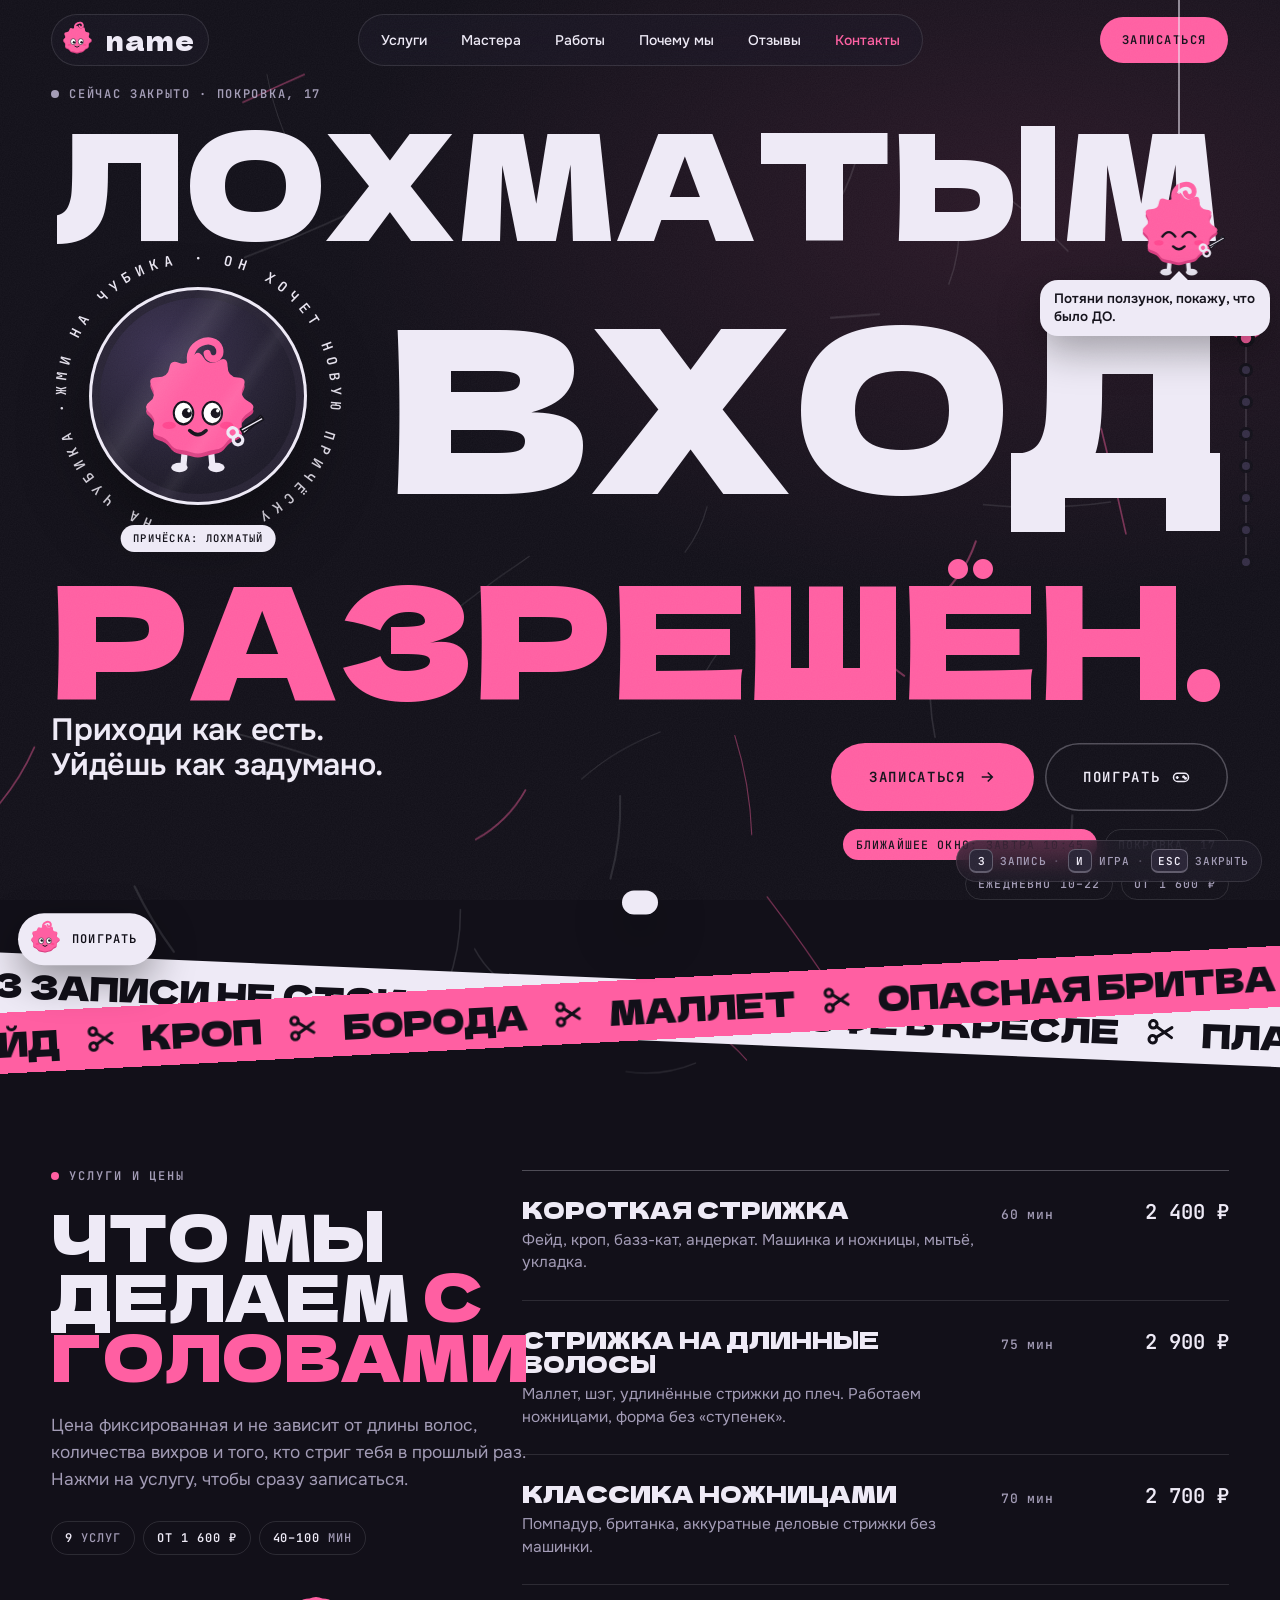
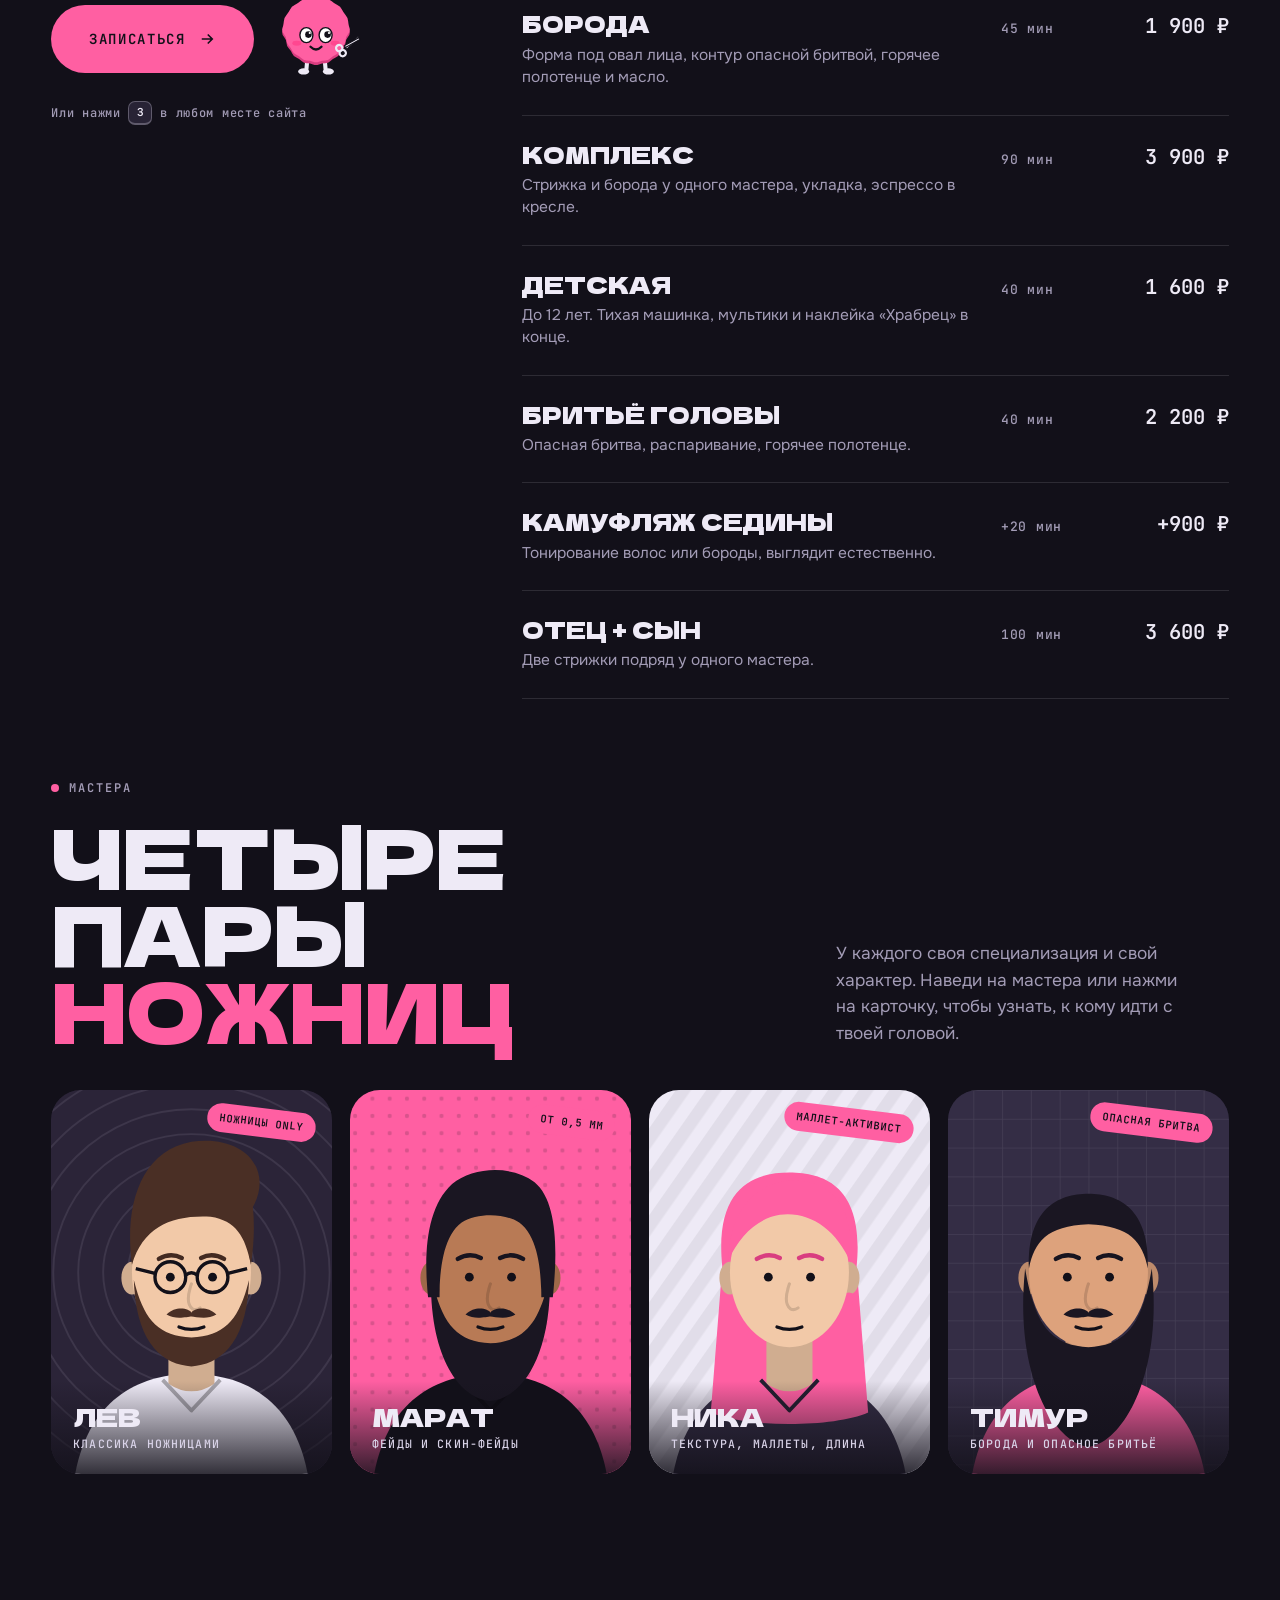
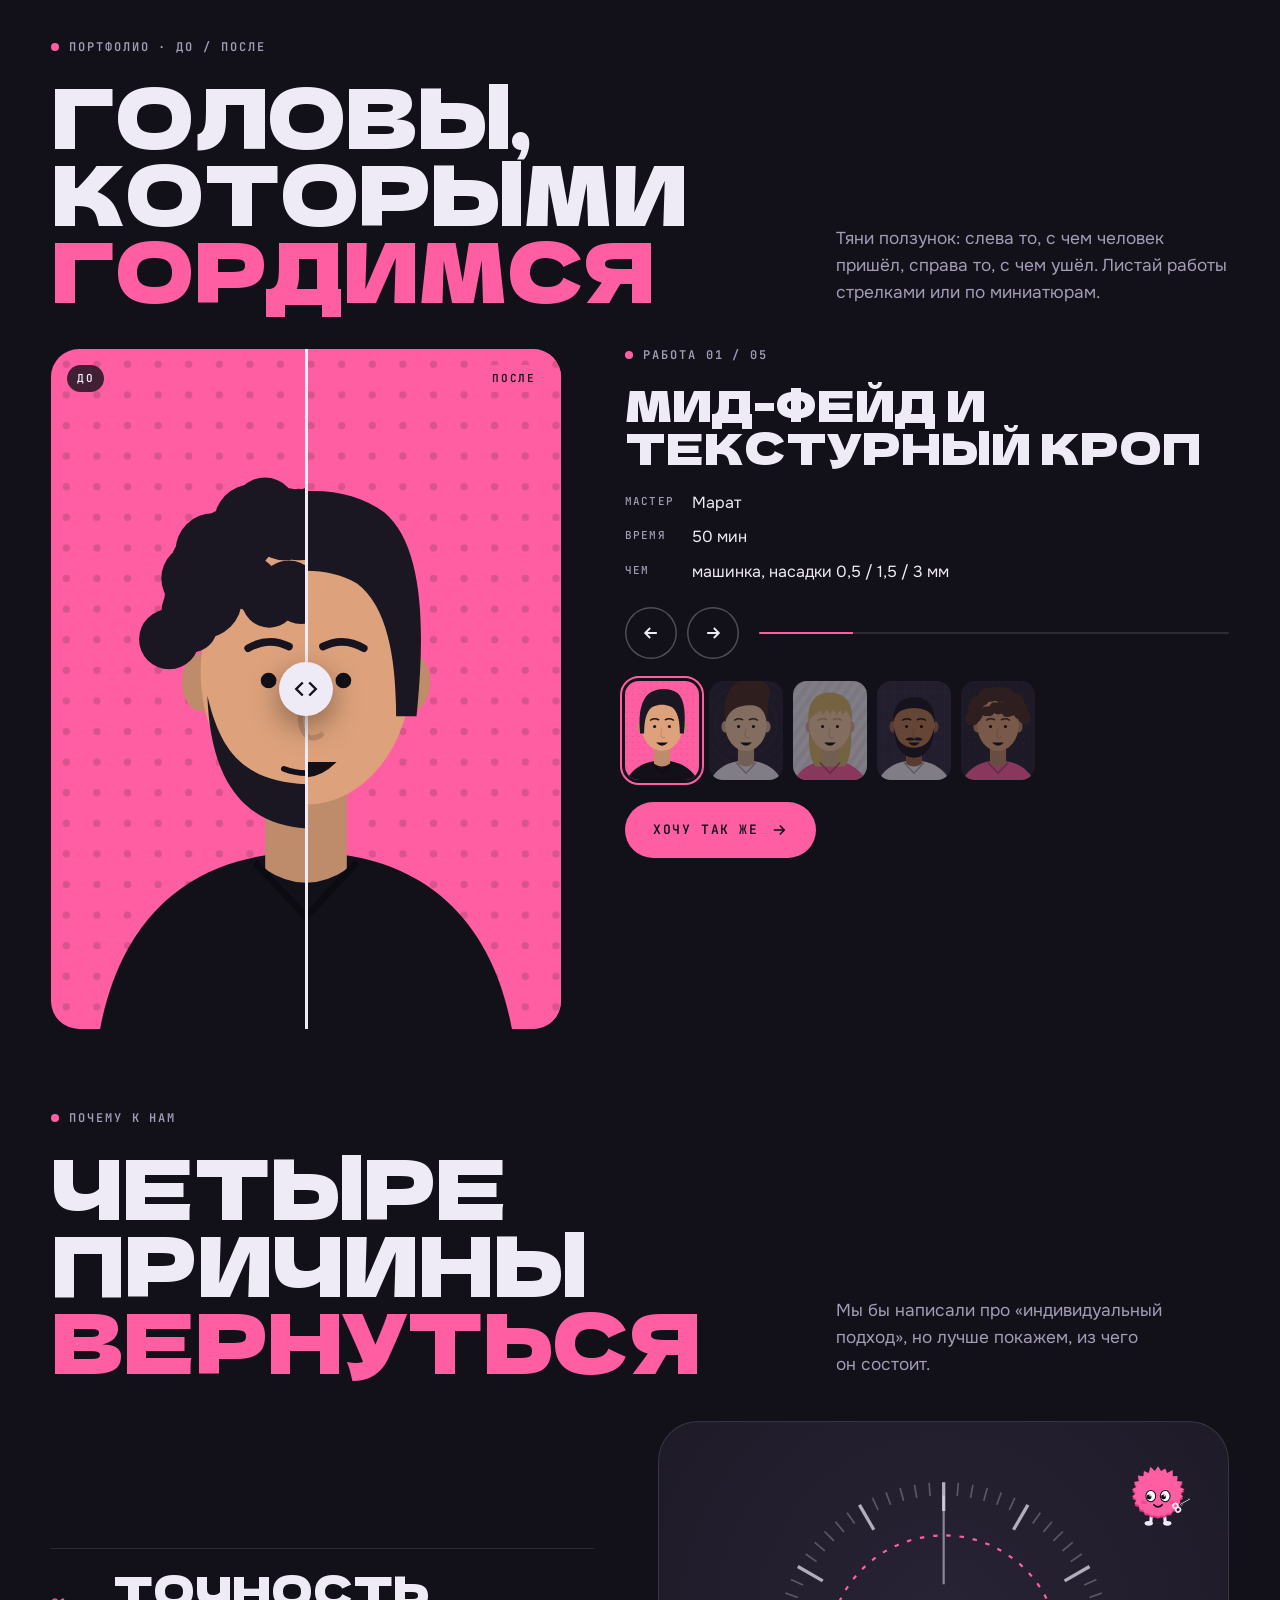
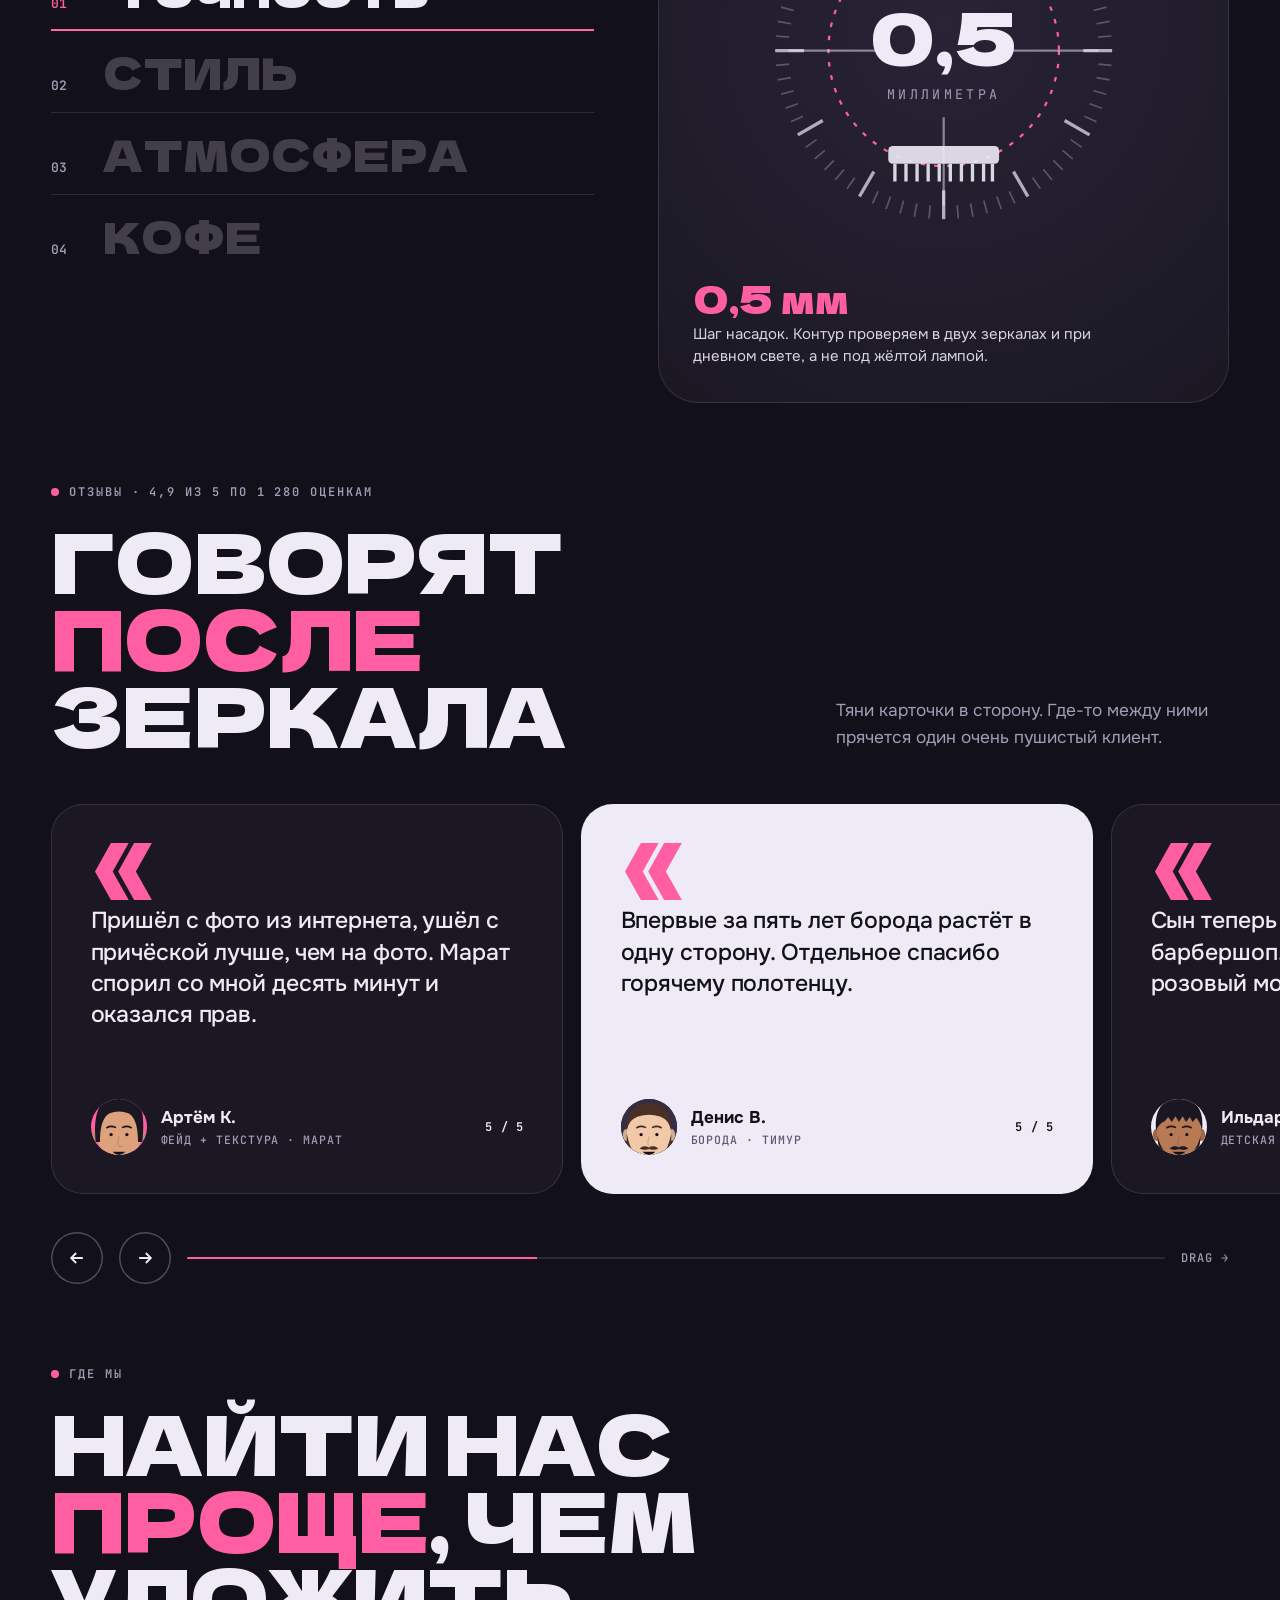
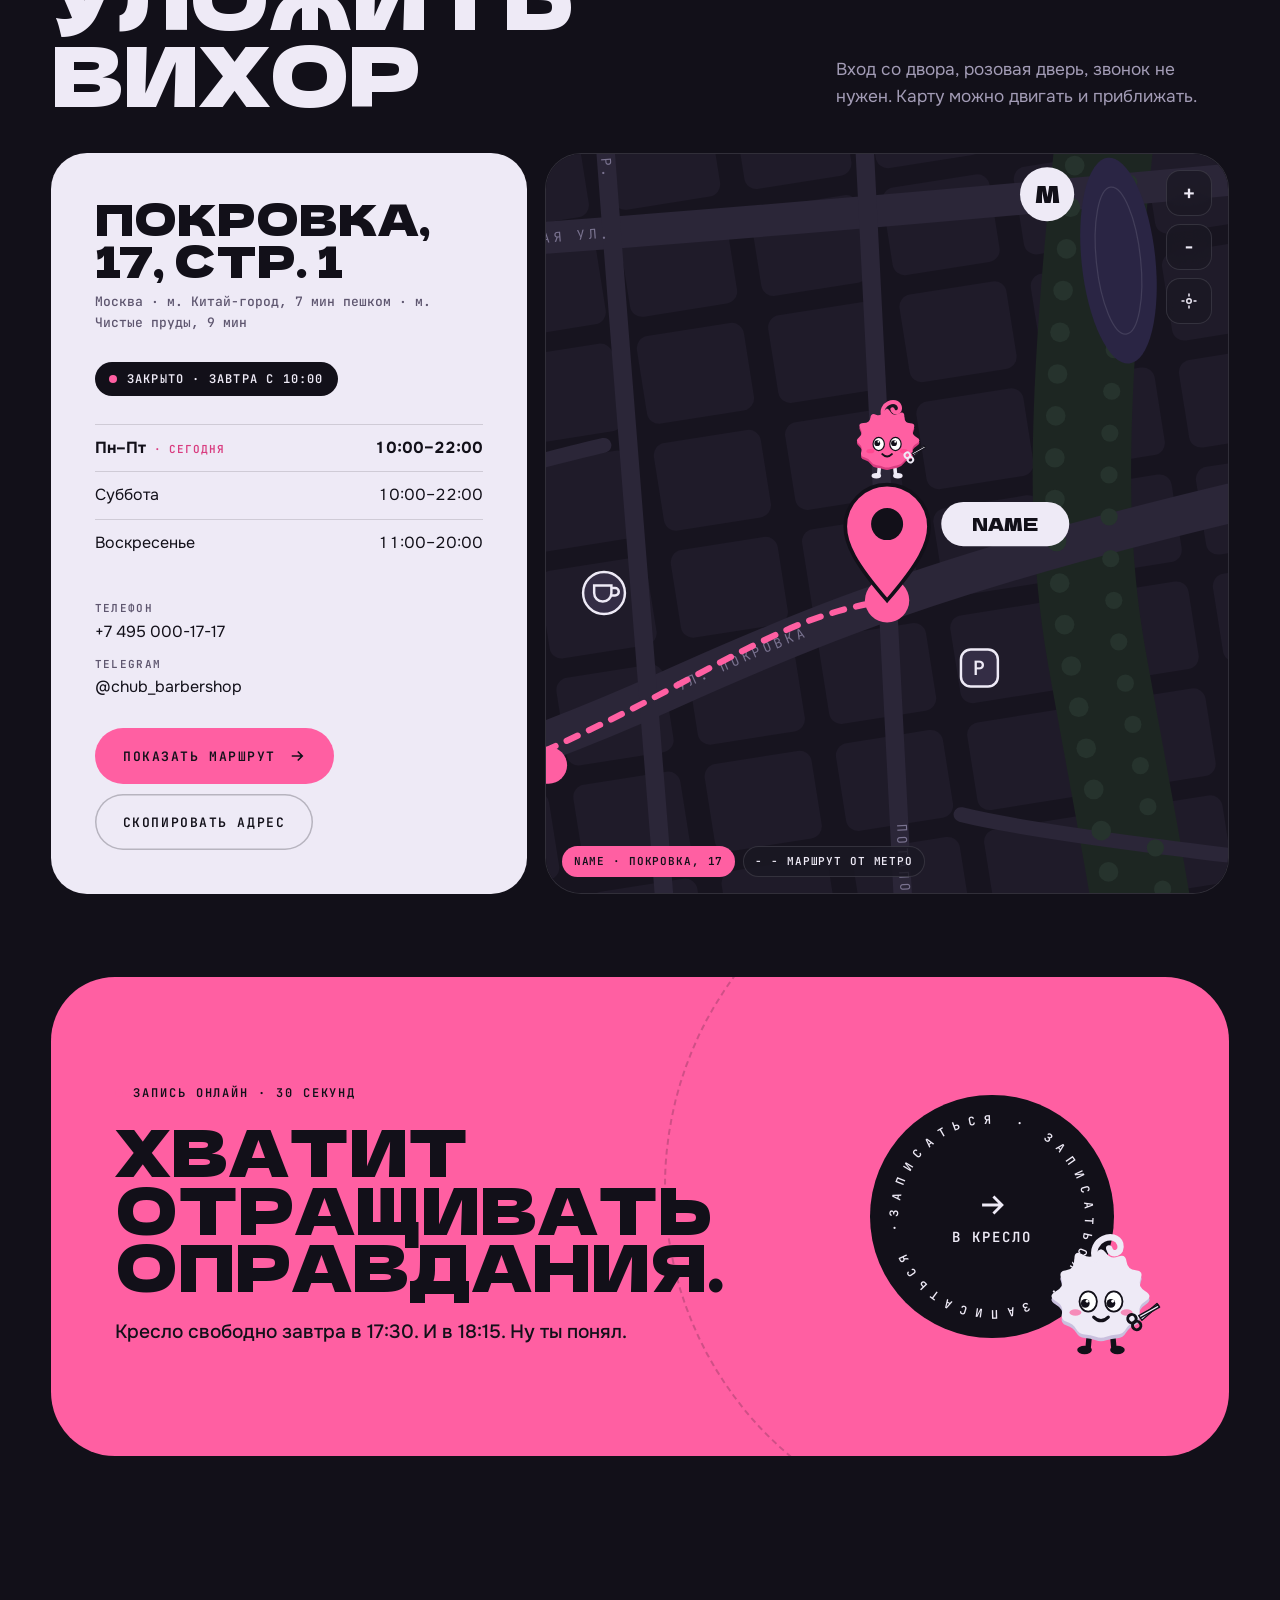
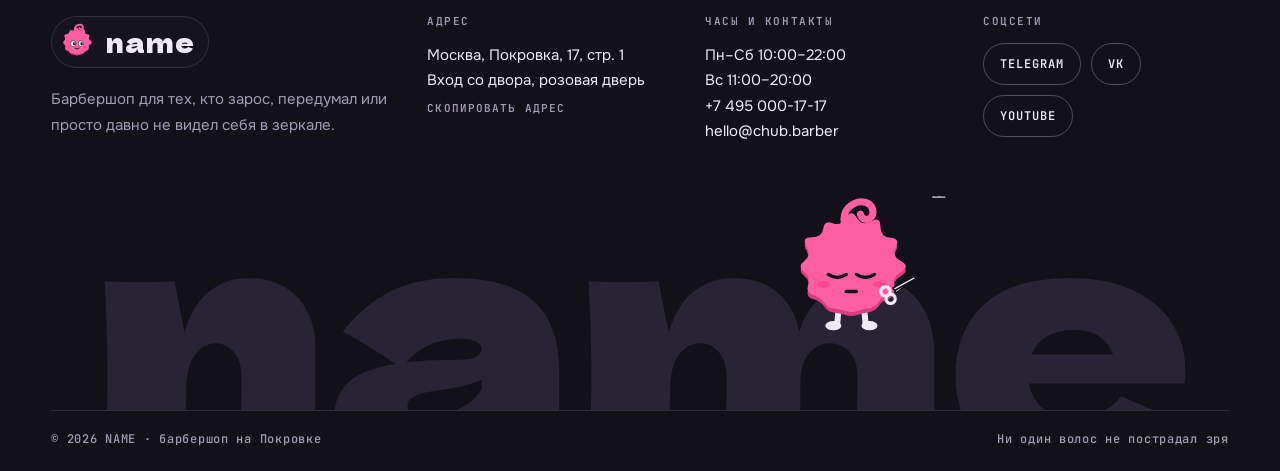
<file: projects/barbershop-name/index.html>
<!doctype html>
<html lang="ru">
<head>
<meta charset="utf-8">
<meta name="viewport" content="width=device-width,initial-scale=1,viewport-fit=cover">
<title>Барбершоп name ПК</title>
<meta name="description" content="NAME — барбершоп на Покровке. Лохматым вход разрешён.">
<link rel="preconnect" href="https://fonts.googleapis.com">
<link rel="preconnect" href="https://fonts.gstatic.com" crossorigin>
<link rel="stylesheet" href="https://fonts.googleapis.com/css2?family=Dela+Gothic+One&family=JetBrains+Mono:wght@400;600&family=Onest:wght@400;500;600;700&display=swap">
<link rel="stylesheet" href="css/style.css">
</head>
<body>
<div class="grain" aria-hidden="true"></div>

<div id="loader" aria-hidden="true">
  <div class="ld-in">
    <div class="ld-mascot" data-chubik data-style="shaggy" data-seed="4" data-notrack></div>
    <div class="ld-word">name</div>
    <div class="ld-bar"><i id="ldBar"></i></div>
    <div class="ld-txt">Причёсываем сайт · <span id="ldN">0</span>%</div>
  </div>
</div>

<header class="nav" id="nav">
  <a href="#top" class="logo" aria-label="name, наверх">
    <span class="logo-mark" data-chubik data-style="shaggy" data-seed="4"></span><span>name</span>
  </a>
  <nav class="menu" id="menu" aria-label="Разделы">
    <span class="blob" aria-hidden="true"></span>
    <a href="#uslugi"><span data-t="Услуги">Услуги</span></a>
    <a href="#mastera"><span data-t="Мастера">Мастера</span></a>
    <a href="#raboty"><span data-t="Работы">Работы</span></a>
    <a href="#pochemu"><span data-t="Почему мы">Почему мы</span></a>
    <a href="#otzyvy"><span data-t="Отзывы">Отзывы</span></a>
    <a href="#kontakty"><span data-t="Контакты">Контакты</span></a>
  </nav>
  <div class="nav-r">
    <button class="btn btn-sm magnetic js-book nav-book" data-peek>Записаться</button>
    <button class="burger" id="burger" aria-label="Открыть меню" aria-expanded="false" aria-controls="mmenu"><i></i><i></i></button>
  </div>
</header>

<div class="mmenu" id="mmenu">
  <nav aria-label="Мобильное меню">
    <a href="#uslugi" style="--i:0">Услуги <sup>9 позиций</sup></a>
    <a href="#mastera" style="--i:1">Мастера <sup>4 человека</sup></a>
    <a href="#raboty" style="--i:2">Работы <sup>до / после</sup></a>
    <a href="#pochemu" style="--i:3">Почему мы <sup>и кофе</sup></a>
    <a href="#otzyvy" style="--i:4">Отзывы <sup>листай</sup></a>
    <a href="#kontakty" style="--i:5">Контакты <sup>Покровка</sup></a>
  </nav>
  <div class="mm-foot">
    <div style="display:grid;gap:14px">
      <button class="btn btn-dark js-book">Записаться</button>
      <button class="btn btn-dark js-game" style="--bg:transparent;--fg:var(--ink);box-shadow:inset 0 0 0 1.5px rgba(18,16,25,.3)">Поиграть</button>
      <p>Покровка, 17 · 10:00–22:00</p>
    </div>
    <div class="mm-buddy on-pink" data-chubik data-style="curly" data-mood="happy" data-seed="9"></div>
  </div>
</div>

<main id="top">
<!-- ================= HERO ================= -->
<section class="hero" id="hero">
  <canvas id="hairfield" aria-hidden="true"></canvas>
  <div class="wrap">
    <p class="hero-tag" id="heroTag"><span class="dot"></span><span id="heroTagTxt">Барбершоп на Покровке · с 2016 года</span></p>
    <h1 class="h1" aria-label="Лохматым вход разрешён.">
      <span class="ln" aria-hidden="true"><span class="fit-t" data-fit>Лохматым</span></span>
      <span class="ln ln2">
        <span class="mirror" id="mirror">
          <svg class="mirror-ring" viewBox="0 0 200 200" aria-hidden="true"><defs><path id="ringp" d="M100,100 m-90,0 a90,90 0 1,1 180,0 a90,90 0 1,1 -180,0"/></defs><text><textPath href="#ringp" textLength="560" lengthAdjust="spacing">ЖМИ НА ЧУБИКА · ОН ХОЧЕТ НОВУЮ ПРИЧЁСКУ · ЖМИ НА ЧУБИКА · </textPath></text></svg>
          <button class="mirror-disc" id="mirrorBtn" data-cursor="подстричь" type="button" aria-label="Подстричь Чубика"><span class="mirror-buddy breath" id="mirrorBuddy" data-chubik data-style="shaggy" data-seed="4"></span></button>
          <span class="mirror-cap" id="mirrorCap" aria-live="polite">причёска: лохматый</span>
          <span class="snipfx" id="snipfx" aria-hidden="true"><svg viewBox="0 0 160 160" fill="none" stroke="currentColor" stroke-width="7" stroke-linecap="round"><circle cx="34" cy="120" r="18"/><circle cx="34" cy="40" r="18"/><path d="M50 108 L150 70"/><path d="M50 52 L150 90"/></svg></span>
        </span>
        <span class="fit-t" data-fit data-fit-rest aria-hidden="true">вход</span>
      </span>
      <span class="ln ln3" aria-hidden="true"><span class="fit-t" data-fit>разрешён.</span></span>
    </h1>
    <div class="hero-foot">
      <div>
        <p class="hero-sub">Приходи как есть. Уйдёшь как задумано.</p>
      </div>
      <div class="hero-act">
        <button class="btn btn-lg magnetic js-book" data-peek>Записаться <svg class="arr" viewBox="0 0 24 24" fill="none" stroke="currentColor" stroke-width="2.2"><path d="M5 12h14M13 6l6 6-6 6"/></svg></button>
        <button class="btn btn-ghost btn-lg magnetic js-game">Поиграть <svg viewBox="0 0 24 24" fill="none" stroke="currentColor" stroke-width="2"><rect x="2" y="7" width="20" height="11" rx="5.5"/><path d="M7 10.5v4M5 12.5h4"/><circle cx="15.5" cy="11.5" r="1" fill="currentColor"/><circle cx="18" cy="13.5" r="1" fill="currentColor"/></svg></button>
        <ul class="meta"><li>Покровка, 17</li><li>ежедневно 10–22</li><li>от 1 600 ₽</li></ul>
      </div>
    </div>
  </div>
  <div class="tapes" aria-hidden="true">
    <div class="tape t2"><div class="tape-track" data-tape="Без записи не стоим в очереди|Кофе в кресле|Пластинки вместо радио|Горячее полотенце|Насадки от 0,5 мм"></div></div>
    <div class="tape t1"><div class="tape-track" data-tape="Фейд|Кроп|Борода|Маллет|Опасная бритва|Помпадур|Детская|Камуфляж седины"></div></div>
  </div>
</section>

<!-- ================= SERVICES ================= -->
<section class="sec" id="uslugi" data-drop="Тут прайс. Я проверял: без сюрпризов.">
  <div class="wrap">
    <div class="svc-pc">
      <aside class="svc-side">
        <div><p class="eyebrow">Услуги и цены</p><h2 class="h2">Что мы делаем <em>с головами</em></h2></div>
        <p class="lead">Цена фиксированная и не зависит от длины волос, количества вихров и того, кто стриг тебя в прошлый раз. Нажми на услугу, чтобы сразу записаться.</p>
        <ul class="svc-facts"><li><b>9</b> услуг</li><li><b>от 1 600 ₽</b></li><li><b>40–100</b> мин</li></ul>
        <div class="svc-side-cta">
          <button class="btn btn-lg magnetic js-to-chair" data-peek data-cursor="в кресло">Записаться <svg class="arr" viewBox="0 0 24 24" fill="none" stroke="currentColor" stroke-width="2.2"><path d="M5 12h14M13 6l6 6-6 6"/></svg></button>
          <div class="svc-buddy" data-chubik data-style="bowl" data-seed="2"></div>
        </div>
        <p class="kbd-note">Или нажми <kbd>З</kbd> в любом месте сайта</p>
      </aside>
      <div class="price" id="price">
        <div class="pr" data-i="0"><div class="pr-main"><h3 class="pr-n">Короткая стрижка</h3><p class="pr-d">Фейд, кроп, базз-кат, андеркат. Машинка и ножницы, мытьё, укладка.</p></div><span class="pr-t">60 мин</span><b class="pr-p">2 400 ₽</b></div>
        <div class="pr" data-i="1"><div class="pr-main"><h3 class="pr-n">Стрижка на длинные волосы</h3><p class="pr-d">Маллет, шэг, удлинённые стрижки до плеч. Работаем ножницами, форма без «ступенек».</p></div><span class="pr-t">75 мин</span><b class="pr-p">2 900 ₽</b></div>
        <div class="pr" data-i="2"><div class="pr-main"><h3 class="pr-n">Классика ножницами</h3><p class="pr-d">Помпадур, британка, аккуратные деловые стрижки без машинки.</p></div><span class="pr-t">70 мин</span><b class="pr-p">2 700 ₽</b></div>
        <div class="pr" data-i="3"><div class="pr-main"><h3 class="pr-n">Борода</h3><p class="pr-d">Форма под овал лица, контур опасной бритвой, горячее полотенце и масло.</p></div><span class="pr-t">45 мин</span><b class="pr-p">1 900 ₽</b></div>
        <div class="pr" data-i="4"><div class="pr-main"><h3 class="pr-n">Комплекс</h3><p class="pr-d">Стрижка и борода у одного мастера, укладка, эспрессо в кресле.</p></div><span class="pr-t">90 мин</span><b class="pr-p">3 900 ₽</b></div>
        <div class="pr" data-i="5"><div class="pr-main"><h3 class="pr-n">Детская</h3><p class="pr-d">До 12 лет. Тихая машинка, мультики и наклейка «Храбрец» в конце.</p></div><span class="pr-t">40 мин</span><b class="pr-p">1 600 ₽</b></div>
        <div class="pr" data-i="6"><div class="pr-main"><h3 class="pr-n">Бритьё головы</h3><p class="pr-d">Опасная бритва, распаривание, горячее полотенце.</p></div><span class="pr-t">40 мин</span><b class="pr-p">2 200 ₽</b></div>
        <div class="pr" data-i="7"><div class="pr-main"><h3 class="pr-n">Камуфляж седины</h3><p class="pr-d">Тонирование волос или бороды, выглядит естественно.</p></div><span class="pr-t">+20 мин</span><b class="pr-p">+900 ₽</b></div>
        <div class="pr" data-i="8"><div class="pr-main"><h3 class="pr-n">Отец + сын</h3><p class="pr-d">Две стрижки подряд у одного мастера.</p></div><span class="pr-t">100 мин</span><b class="pr-p">3 600 ₽</b></div>
      </div>
    </div>
  </div>
</section>

<!-- ================= TEAM ================= -->
<section class="sec" id="mastera" style="padding-top:0" data-drop="Это мои люди. Лев стриг меня первым.">
  <div class="wrap">
    <div class="sec-head rv-up">
      <div><p class="eyebrow">Мастера</p><h2 class="h2">Четыре пары <em>ножниц</em></h2></div>
      <p class="lead">У каждого своя специализация и свой характер. Наведи на мастера или нажми на карточку, чтобы узнать, к кому идти с твоей головой.</p>
    </div>
    <div class="team" id="team"></div>
  </div>
</section>

<!-- ================= WORKS ================= -->
<section class="sec" id="raboty" data-drop="Потяни ползунок, покажу, что было ДО.">
  <div class="wrap">
    <div class="sec-head rv-up">
      <div><p class="eyebrow">Портфолио · до / после</p><h2 class="h2">Головы, которыми <em>гордимся</em></h2></div>
      <p class="lead">Тяни ползунок: слева то, с чем человек пришёл, справа то, с чем ушёл. Листай работы стрелками или по миниатюрам.</p>
    </div>
    <div class="gal rv-up" id="gal">
      <div class="ba gal-ba" id="galBa" tabindex="0" aria-label="Сравнение до и после, двигай стрелками">
        <div class="before" id="galBefore"></div>
        <div class="after" id="galAfter"></div>
        <span class="ba-lbl l">ДО</span><span class="ba-lbl r">ПОСЛЕ</span>
        <div class="ba-line"></div>
        <div class="ba-knob"><svg viewBox="0 0 24 24" fill="none" stroke="currentColor" stroke-width="2.2"><path d="M9 6l-6 6 6 6M15 6l6 6-6 6"/></svg></div>
      </div>
      <div class="gal-meta">
        <p class="eyebrow" id="galNum" style="margin:0">Работа 01 / 05</p>
        <h3 class="gal-title" id="galTitle"></h3>
        <dl class="gal-dl" id="galDl"></dl>
        <div class="gal-nav">
          <button class="icon-btn" id="galPrev" aria-label="Предыдущая работа"><svg viewBox="0 0 24 24" fill="none" stroke="currentColor" stroke-width="2.2"><path d="M19 12H5M11 6l-6 6 6 6"/></svg></button>
          <button class="icon-btn" id="galNext" aria-label="Следующая работа"><svg viewBox="0 0 24 24" fill="none" stroke="currentColor" stroke-width="2.2"><path d="M5 12h14M13 6l6 6-6 6"/></svg></button>
          <div class="gal-prog"><i id="galProg"></i></div>
        </div>
        <div class="gal-thumbs" id="galThumbs" role="tablist" aria-label="Работы"></div>
        <button class="btn js-book" id="galBook" style="justify-self:start">Хочу так же <svg class="arr" viewBox="0 0 24 24" fill="none" stroke="currentColor" stroke-width="2.2"><path d="M5 12h14M13 6l6 6-6 6"/></svg></button>
      </div>
    </div>
  </div>
</section>

<!-- ================= WHY ================= -->
<section class="sec" id="pochemu" style="padding-top:0" data-drop="Главное здесь пункт 04. Кофе.">
  <div class="wrap">
    <div class="sec-head rv-up">
      <div><p class="eyebrow">Почему к нам</p><h2 class="h2">Четыре причины <em>вернуться</em></h2></div>
      <p class="lead">Мы бы написали про «индивидуальный подход», но лучше покажем, из чего он состоит.</p>
    </div>
    <div class="why" id="why">
      <div class="why-list" role="tablist" aria-label="Причины">
        <button class="why-item on" role="tab" aria-selected="true" data-i="0"><span class="num">01</span><span class="ttl">Точность</span><i class="prog"></i></button>
        <button class="why-item" role="tab" aria-selected="false" data-i="1"><span class="num">02</span><span class="ttl">Стиль</span><i class="prog"></i></button>
        <button class="why-item" role="tab" aria-selected="false" data-i="2"><span class="num">03</span><span class="ttl">Атмосфера</span><i class="prog"></i></button>
        <button class="why-item" role="tab" aria-selected="false" data-i="3"><span class="num">04</span><span class="ttl">Кофе</span><i class="prog"></i></button>
      </div>
      <div class="why-stage" id="whyStage">
        <div class="why-buddy" id="whyBuddy" data-chubik data-style="hedgehog" data-seed="3"></div>
        <div class="scene on" role="tabpanel">
          <svg class="art" viewBox="0 0 400 400" aria-hidden="true">
            <g class="spin" id="ticks"></g>
            <circle cx="200" cy="200" r="104" fill="none" stroke="#ff5fa2" stroke-width="2" stroke-dasharray="4 8"/>
            <path d="M200 60 V140 M200 260 V340 M60 200 H140 M260 200 H340" stroke="#eeeaf6" stroke-width="2" opacity=".5"/>
            <g class="comb" opacity=".9"><rect x="150" y="286" width="100" height="16" rx="4" fill="#eeeaf6"/><path d="M156 302 v16 M166 302 v16 M176 302 v16 M186 302 v16 M196 302 v16 M206 302 v16 M216 302 v16 M226 302 v16 M236 302 v16 M244 302 v16" stroke="#eeeaf6" stroke-width="3"/></g>
            <text x="200" y="214" text-anchor="middle" font-family="Dela Gothic One, Arial Black, sans-serif" font-size="64" fill="#eeeaf6">0,5</text>
            <text x="200" y="244" text-anchor="middle" font-family="JetBrains Mono, monospace" font-size="12" letter-spacing="3" fill="#a39cb6">МИЛЛИМЕТРА</text>
          </svg>
          <div class="scene-cap"><b>0,5 мм</b><p>Шаг насадок. Контур проверяем в двух зеркалах и при дневном свете, а не под жёлтой лампой.</p></div>
        </div>
        <div class="scene" role="tabpanel">
          <svg class="art" viewBox="0 0 400 400" aria-hidden="true">
            <circle cx="200" cy="200" r="150" fill="none" stroke="#eeeaf6" stroke-opacity=".12" stroke-width="2"/>
            <path d="M120 360 C 130 300, 170 290, 200 290 C 230 290, 270 300, 280 360 Z" fill="#342d45"/>
            <rect x="182" y="240" width="36" height="56" fill="#b87a55"/>
            <ellipse cx="200" cy="200" rx="58" ry="72" fill="#dda27c"/>
            <path class="cyc" d="M142 190 C 136 120, 176 100, 204 102 C 240 104, 266 130, 258 190 C 250 160, 236 150, 200 148 C 166 148, 150 160, 142 190 Z" fill="#1a1622"/>
            <path class="cyc" d="M144 180 C 134 110, 150 60, 206 54 C 256 50, 284 86, 262 128 C 262 150, 260 170, 258 186 C 248 150, 236 140, 214 136 C 180 134, 154 146, 144 180 Z" fill="#1a1622"/>
            <path class="cyc" d="M188 150 C 184 96, 192 60, 200 44 C 208 60, 216 96, 212 150 Z" fill="#ff5fa2"/>
            <circle cx="180" cy="205" r="4.5" fill="#121019"/><circle cx="220" cy="205" r="4.5" fill="#121019"/>
            <path d="M186 246 q14 10 28 0" fill="none" stroke="#121019" stroke-width="3" stroke-linecap="round"/>
          </svg>
          <div class="scene-cap"><b>15 мин</b><p>Столько длится разговор до стрижки. Сначала выясняем, как ты живёшь с волосами, потом берём ножницы.</p></div>
        </div>
        <div class="scene" role="tabpanel">
          <svg class="art" viewBox="0 0 400 400" aria-hidden="true">
            <g class="spinf"><circle cx="200" cy="200" r="150" fill="#0d0b12"/><g id="grooves"></g><circle cx="200" cy="200" r="50" fill="#ff5fa2"/><text x="200" y="198" text-anchor="middle" font-family="Dela Gothic One, sans-serif" font-size="22" fill="#121019">NAME</text><text x="200" y="218" text-anchor="middle" font-family="JetBrains Mono, monospace" font-size="9" letter-spacing="2" fill="#121019">SIDE A · 33⅓</text><circle cx="200" cy="200" r="5" fill="#121019"/><path d="M110 120 A 125 125 0 0 1 180 78" stroke="#fff" stroke-opacity=".18" stroke-width="10" fill="none" stroke-linecap="round"/></g>
            <g class="arm"><circle cx="338" cy="70" r="16" fill="#342d45" stroke="#eeeaf6" stroke-width="2"/><path d="M338 70 L318 250 L290 280" fill="none" stroke="#eeeaf6" stroke-width="6" stroke-linecap="round" stroke-linejoin="round"/><rect x="274" y="272" width="26" height="16" rx="3" transform="rotate(-40 287 280)" fill="#eeeaf6"/></g>
          </svg>
          <div class="scene-cap"><b>412</b><p>Пластинок на полке. Музыку выбирает тот, кто сидит в кресле. Телевизора с футболом нет и не будет.</p></div>
        </div>
        <div class="scene" role="tabpanel">
          <svg class="art" viewBox="0 0 400 400" aria-hidden="true">
            <ellipse cx="200" cy="318" rx="120" ry="22" fill="#342d45"/>
            <path d="M118 170 H282 V250 A 70 70 0 0 1 212 320 H188 A 70 70 0 0 1 118 250 Z" fill="#eeeaf6"/>
            <path d="M282 196 h18 a30 30 0 0 1 0 60 h-22" fill="none" stroke="#eeeaf6" stroke-width="14"/>
            <ellipse cx="200" cy="172" rx="82" ry="14" fill="#4a2f25"/>
            <text x="200" y="262" text-anchor="middle" font-family="Dela Gothic One, sans-serif" font-size="30" fill="#ff5fa2">NAME</text>
            <path class="steam" d="M168 150 C 156 128, 182 116, 168 92 C 156 72, 176 60, 168 44" fill="none" stroke="#eeeaf6" stroke-width="5" stroke-linecap="round" opacity=".6"/>
            <path class="steam" d="M200 150 C 188 128, 214 116, 200 92 C 188 72, 208 60, 200 44" fill="none" stroke="#eeeaf6" stroke-width="5" stroke-linecap="round" opacity=".6" style="animation-delay:-.5s"/>
            <path class="steam" d="M232 150 C 220 128, 246 116, 232 92 C 220 72, 240 60, 232 44" fill="none" stroke="#eeeaf6" stroke-width="5" stroke-linecap="round" opacity=".6" style="animation-delay:-1s"/>
          </svg>
          <div class="scene-cap"><b>0 ₽</b><p>Эспрессо от обжарщика с соседней улицы. Бесплатно, пока ты в кресле, и ещё один с собой после комплекса.</p></div>
        </div>
      </div>
    </div>
  </div>
</section>

<!-- ================= REVIEWS ================= -->
<section class="sec" id="otzyvy" style="padding-top:0" data-drop="Отзывы тяни мышкой. Или пальцем.">
  <div class="wrap">
    <div class="sec-head rv-up">
      <div><p class="eyebrow">Отзывы · 4,9 из 5 по 1 280 оценкам</p><h2 class="h2">Говорят <em>после</em> зеркала</h2></div>
      <div>
        <p class="lead">Тяни карточки в сторону. Где-то между ними прячется один очень пушистый клиент.</p>
      </div>
    </div>
  </div>
  <div class="rv-vp" id="rvVp" data-cursor="тяни"><div class="rv-track" id="rvTrack"></div></div>
  <div class="wrap">
    <div class="rv-ctrl">
      <button class="icon-btn" id="rvPrev" aria-label="Предыдущий отзыв"><svg viewBox="0 0 24 24" fill="none" stroke="currentColor" stroke-width="2.2"><path d="M19 12H5M11 6l-6 6 6 6"/></svg></button>
      <button class="icon-btn" id="rvNext" aria-label="Следующий отзыв"><svg viewBox="0 0 24 24" fill="none" stroke="currentColor" stroke-width="2.2"><path d="M5 12h14M13 6l6 6-6 6"/></svg></button>
      <div class="rv-bar"><i id="rvBar"></i></div>
      <span class="rv-hint">drag →</span>
    </div>
  </div>
</section>

<!-- ================= LOCATION ================= -->
<section class="sec" id="kontakty" style="padding-top:0" data-drop="7 минут от Китай-города. Я засекал.">
  <div class="wrap">
    <div class="sec-head rv-up">
      <div><p class="eyebrow">Где мы</p><h2 class="h2">Найти нас <em>проще</em>, чем уложить вихор</h2></div>
      <p class="lead">Вход со двора, розовая дверь, звонок не нужен. Карту можно двигать и приближать.</p>
    </div>
    <div class="loc">
      <div class="loc-info">
        <div>
          <p class="loc-addr">Покровка, 17, стр. 1</p>
          <p class="loc-sub">Москва · м. Китай-город, 7 мин пешком · м. Чистые пруды, 9 мин</p>
        </div>
        <span class="status" id="status"><i></i><span id="statusTxt">Открыто</span></span>
        <div class="hours" id="hours">
          <div data-d="1,2,3,4,5"><span>Пн–Пт</span><span>10:00–22:00</span></div>
          <div data-d="6"><span>Суббота</span><span>10:00–22:00</span></div>
          <div data-d="0"><span>Воскресенье</span><span>11:00–20:00</span></div>
        </div>
        <div class="loc-contacts">
          <div><b>Телефон</b><br><a href="tel:+74950001717">+7 495 000-17-17</a></div>
          <div><b>Telegram</b><br><a href="https://t.me/chub_barbershop" target="_blank" rel="noopener">@chub_barbershop</a></div>
        </div>
        <div class="loc-actions">
          <a class="btn magnetic" id="routeBtn" href="https://yandex.ru/maps/?rtext=~55.759530,37.645720&amp;rtt=pd" target="_blank" rel="noopener">Показать маршрут <svg class="arr" viewBox="0 0 24 24" fill="none" stroke="currentColor" stroke-width="2.2"><path d="M5 12h14M13 6l6 6-6 6"/></svg></a>
          <button class="btn btn-ghost js-copy" data-copy="Москва, ул. Покровка, 17, стр. 1">Скопировать адрес</button>
        </div>
      </div>
      <div class="map" id="map" data-cursor="двигай" aria-label="Схема проезда к барбершопу">
        <svg id="mapSvg" viewBox="0 0 1000 720" preserveAspectRatio="xMidYMid slice"><g id="mapg"></g></svg>
        <div class="map-ctrl">
          <button id="zIn" aria-label="Приблизить">+</button>
          <button id="zOut" aria-label="Отдалить">−</button>
          <button id="zHome" aria-label="Вернуть к барбершопу"><svg viewBox="0 0 24 24" fill="none" stroke="currentColor" stroke-width="2"><circle cx="12" cy="12" r="3"/><path d="M12 2v4M12 18v4M2 12h4M18 12h4"/></svg></button>
        </div>
        <div class="map-tip" id="mapTip"></div>
        <div class="map-leg"><span>NAME · Покровка, 17</span><span>- - маршрут от метро</span></div>
      </div>
    </div>
  </div>
</section>

<!-- ================= FINAL ================= -->
<section class="sec" id="final" style="padding-top:0">
  <div class="wrap">
    <div class="final-card rv-up">
      <div>
        <p class="eyebrow" style="color:var(--ink)">Запись онлайн · 30 секунд</p>
        <h2 class="final-h">Хватит отращивать оправдания.</h2>
        <p class="final-p" id="finalSlots">Кресло свободно сегодня вечером. Выбирай время, мастер уже точит ножницы.</p>
      </div>
      <div class="final-act">
        <div class="final-buddy on-pink" id="finalBuddy" data-chubik data-style="shaggy" data-seed="8"></div>
        <button class="round js-book" id="roundBtn" data-cursor="жми" aria-label="Записаться">
          <svg class="ring" viewBox="0 0 200 200" aria-hidden="true"><defs><path id="ring2" d="M100,100 m-82,0 a82,82 0 1,1 164,0 a82,82 0 1,1 -164,0"/></defs><text><textPath href="#ring2" textLength="510" lengthAdjust="spacing">ЗАПИСАТЬСЯ · ЗАПИСАТЬСЯ · ЗАПИСАТЬСЯ · </textPath></text></svg>
          <span class="core"><svg viewBox="0 0 24 24" fill="none" stroke="currentColor" stroke-width="2"><path d="M5 12h14M13 6l6 6-6 6"/></svg>в кресло</span>
        </button>
      </div>
    </div>
  </div>
</section>
</main>

<!-- ================= FOOTER ================= -->
<footer class="foot">
  <div class="wrap">
    <div class="foot-grid">
      <div>
        <a href="#top" class="logo" style="display:inline-flex"><span class="logo-mark" data-chubik data-style="shaggy" data-seed="4"></span><span>name</span></a>
        <p style="color:var(--mute);margin-top:18px;max-width:34ch">Барбершоп для тех, кто зарос, передумал или просто давно не видел себя в зеркале.</p>
      </div>
      <div>
        <h4>Адрес</h4>
        <p>Москва, Покровка, 17, стр. 1<br>Вход со двора, розовая дверь</p>
        <button class="copy js-copy" data-copy="Москва, ул. Покровка, 17, стр. 1">Скопировать адрес</button>
      </div>
      <div>
        <h4>Часы и контакты</h4>
        <p>Пн–Сб 10:00–22:00<br>Вс 11:00–20:00</p>
        <p><a href="tel:+74950001717">+7 495 000-17-17</a><br><a href="mailto:hello@chub.barber">hello@chub.barber</a></p>
      </div>
      <div>
        <h4>Соцсети</h4>
        <div class="socials">
          <a href="https://t.me/chub_barbershop" target="_blank" rel="noopener">Telegram</a>
          <a href="https://vk.com/chub_barbershop" target="_blank" rel="noopener">VK</a>
          <a href="https://www.youtube.com/@chub_barbershop" target="_blank" rel="noopener">YouTube</a>
        </div>
      </div>
    </div>
    <div class="bigword" aria-hidden="true">name
      <div class="sleeper" id="sleeper" title="Кажется, он спит"><div data-chubik data-style="shaggy" data-mood="sleep" data-seed="4" data-notrack></div><span class="zz">z z</span></div>
    </div>
    <div class="foot-bottom"><span>© 2026 NAME · барбершоп на Покровке</span><span>Ни один волос не пострадал зря</span></div>
  </div>
</footer>

<!-- ================= FLOATING ================= -->
<button class="game-fab js-game" id="gameFab" aria-label="Открыть мини-игру"><span class="fab-face" data-chubik data-style="shaggy" data-seed="4"></span>Поиграть</button>

<div class="buddy" id="buddy" aria-hidden="true">
  <div class="buddy-rope"></div>
  <div class="bubble" id="bubble"></div>
  <div class="buddy-body" id="buddyBody"></div>
</div>

<div class="game" id="game" role="dialog" aria-label="Мини-игра «Помоги Чубику»" aria-hidden="true">
  <div class="g-head">
    <span class="g-title">Помоги Чубику</span>
    <button class="g-x" id="gClose" aria-label="Закрыть игру"><svg viewBox="0 0 24 24" fill="none" stroke="currentColor" stroke-width="2.4"><path d="M6 6l12 12M18 6L6 18"/></svg></button>
  </div>
  <div class="g-hud"><span>Очки <b id="gScore">0</b></span><span>Время <b id="gTime">25</b></span><span>Комбо <b id="gCombo">×1</b></span></div>
  <div class="g-stage">
    <canvas id="gcv" data-cursor-hide width="360" height="440"></canvas>
    <div class="g-screen" id="gStart">
      <div data-chubik data-style="shaggy" data-mood="happy" data-seed="4"></div>
      <h4>Лови всё, что падает</h4>
      <p>Двигай Чубика мышкой или пальцем. 25 секунд. Жвачку не лови: прилипнет.</p>
      <div class="g-legend"><span>прядь +10</span><span>расчёска +25</span><span>золотые ножницы +100</span><span>жвачка −60</span></div>
      <button class="btn" id="gGo">Старт</button>
    </div>
    <div class="g-screen" id="gOver" hidden>
      <div id="gOverBuddy" data-chubik data-style="hedgehog" data-mood="happy" data-seed="5"></div>
      <p style="font:600 11px var(--mono);letter-spacing:.14em;text-transform:uppercase;color:var(--mute)">Твой результат</p>
      <div class="g-score" id="gFinal">0</div>
      <p id="gPhrase"></p>
      <p id="gBest" style="font:500 12px var(--mono);color:var(--mute)"></p>
      <div class="g-btns"><button class="btn btn-sm" id="gAgain">Ещё раз</button><button class="btn btn-sm btn-ghost js-book">Записаться</button></div>
    </div>
  </div>
</div>

<div class="lb" id="lb" role="dialog" aria-modal="true" aria-label="Работа крупно" aria-hidden="true">
  <button class="icon-btn lb-x" id="lbX" aria-label="Закрыть"><svg viewBox="0 0 24 24" fill="none" stroke="currentColor" stroke-width="2.4"><path d="M6 6l12 12M18 6L6 18"/></svg></button>
  <div class="lb-in">
    <div class="ba" id="ba" tabindex="0" aria-label="Сравнение до и после, двигай стрелками">
      <div class="before" id="baBefore"></div>
      <div class="after" id="baAfter"></div>
      <span class="ba-lbl l">ДО</span><span class="ba-lbl r">ПОСЛЕ</span>
      <div class="ba-line"></div>
      <div class="ba-knob"><svg viewBox="0 0 24 24" fill="none" stroke="currentColor" stroke-width="2.2"><path d="M9 6l-6 6 6 6M15 6l6 6-6 6"/></svg></div>
    </div>
    <div class="lb-meta">
      <p class="eyebrow" id="lbEyebrow" style="margin:0">Работа</p>
      <h3 id="lbTitle"></h3>
      <dl id="lbDl"></dl>
      <p class="lb-hint">Тяни ползунок. Стрелки ← → листают работы.</p>
      <div class="lb-nav">
        <button class="icon-btn" id="lbPrev" aria-label="Предыдущая работа"><svg viewBox="0 0 24 24" fill="none" stroke="currentColor" stroke-width="2.2"><path d="M19 12H5M11 6l-6 6 6 6"/></svg></button>
        <button class="icon-btn" id="lbNext" aria-label="Следующая работа"><svg viewBox="0 0 24 24" fill="none" stroke="currentColor" stroke-width="2.2"><path d="M5 12h14M13 6l6 6-6 6"/></svg></button>
        <span class="lb-count" id="lbCount"></span>
      </div>
      <button class="btn js-book" id="lbBook" style="justify-self:start">Хочу так же</button>
    </div>
  </div>
</div>

<div class="modal" id="modal" role="dialog" aria-modal="true" aria-labelledby="bkTitle" aria-hidden="true">
  <div class="sheet">
    <button class="g-x" id="bkX" aria-label="Закрыть запись"><svg viewBox="0 0 24 24" fill="none" stroke="currentColor" stroke-width="2.4"><path d="M6 6l12 12M18 6L6 18"/></svg></button>
    <div id="bkFormView">
      <h3 id="bkTitle">Запись в кресло</h3>
      <p class="sub">Выбери услугу, мастера и время. Подтвердим в Telegram или звонком в течение 10 минут.</p>
      <form class="bk" id="bk" novalidate>
        <fieldset><legend>Услуга</legend><div class="chips" id="bkSvc"></div></fieldset>
        <fieldset><legend>Мастер</legend><div class="chips" id="bkMaster"></div></fieldset>
        <fieldset><legend>День</legend><div class="chips" id="bkDay"></div></fieldset>
        <fieldset><legend>Время</legend><div class="slots" id="bkTime"></div></fieldset>
        <div class="row2">
          <div class="field" id="fName"><label for="bkName">Имя</label><input id="bkName" name="name" autocomplete="given-name" placeholder="Как к тебе обращаться"><span class="msg"></span></div>
          <div class="field" id="fPhone"><label for="bkPhone">Телефон</label><input id="bkPhone" name="phone" type="tel" inputmode="tel" autocomplete="tel" placeholder="+7 (___) ___-__-__"><span class="msg"></span></div>
        </div>
        <div class="bk-sum">
          <p id="bkSum">Стрижка · любой мастер</p>
          <button class="btn btn-dark" type="submit" id="bkSubmit"><span class="lbl">Записаться</span><svg class="arr" viewBox="0 0 24 24" fill="none" stroke="currentColor" stroke-width="2.2"><path d="M5 12h14M13 6l6 6-6 6"/></svg><svg class="spin" viewBox="0 0 160 160" fill="none" stroke="currentColor" stroke-width="12" stroke-linecap="round"><circle cx="44" cy="128" r="16"/><circle cx="116" cy="128" r="16"/><path d="M54 116 L132 22M106 116 L28 22"/></svg></button>
        </div>
      </form>
    </div>
    <div class="done-view" id="bkDone" hidden>
      <div data-chubik data-style="curly" data-mood="happy" data-seed="9"></div>
      <h3>Записал!</h3>
      <p id="bkDoneTxt"></p>
      <button class="btn btn-dark" id="bkOk">Отлично</button>
    </div>
  </div>
</div>


<!-- ================= PC EXTRAS ================= -->
<nav class="rail" id="rail" aria-label="Навигация по разделам">
  <i class="rail-line"><b id="railFill"></b></i>
  <span class="rail-buddy" id="railBuddy" data-chubik data-style="shaggy" data-seed="4" data-notrack></span>
</nav>
<div class="kbd-hint" id="kbdHint"><kbd>З</kbd> запись <span>·</span> <kbd>И</kbd> игра <span>·</span> <kbd>Esc</kbd> закрыть</div>

<div class="toast" id="toast" role="status" aria-live="polite"></div>

<script src="js/main.js"></script>
</body>
</html>
</file>
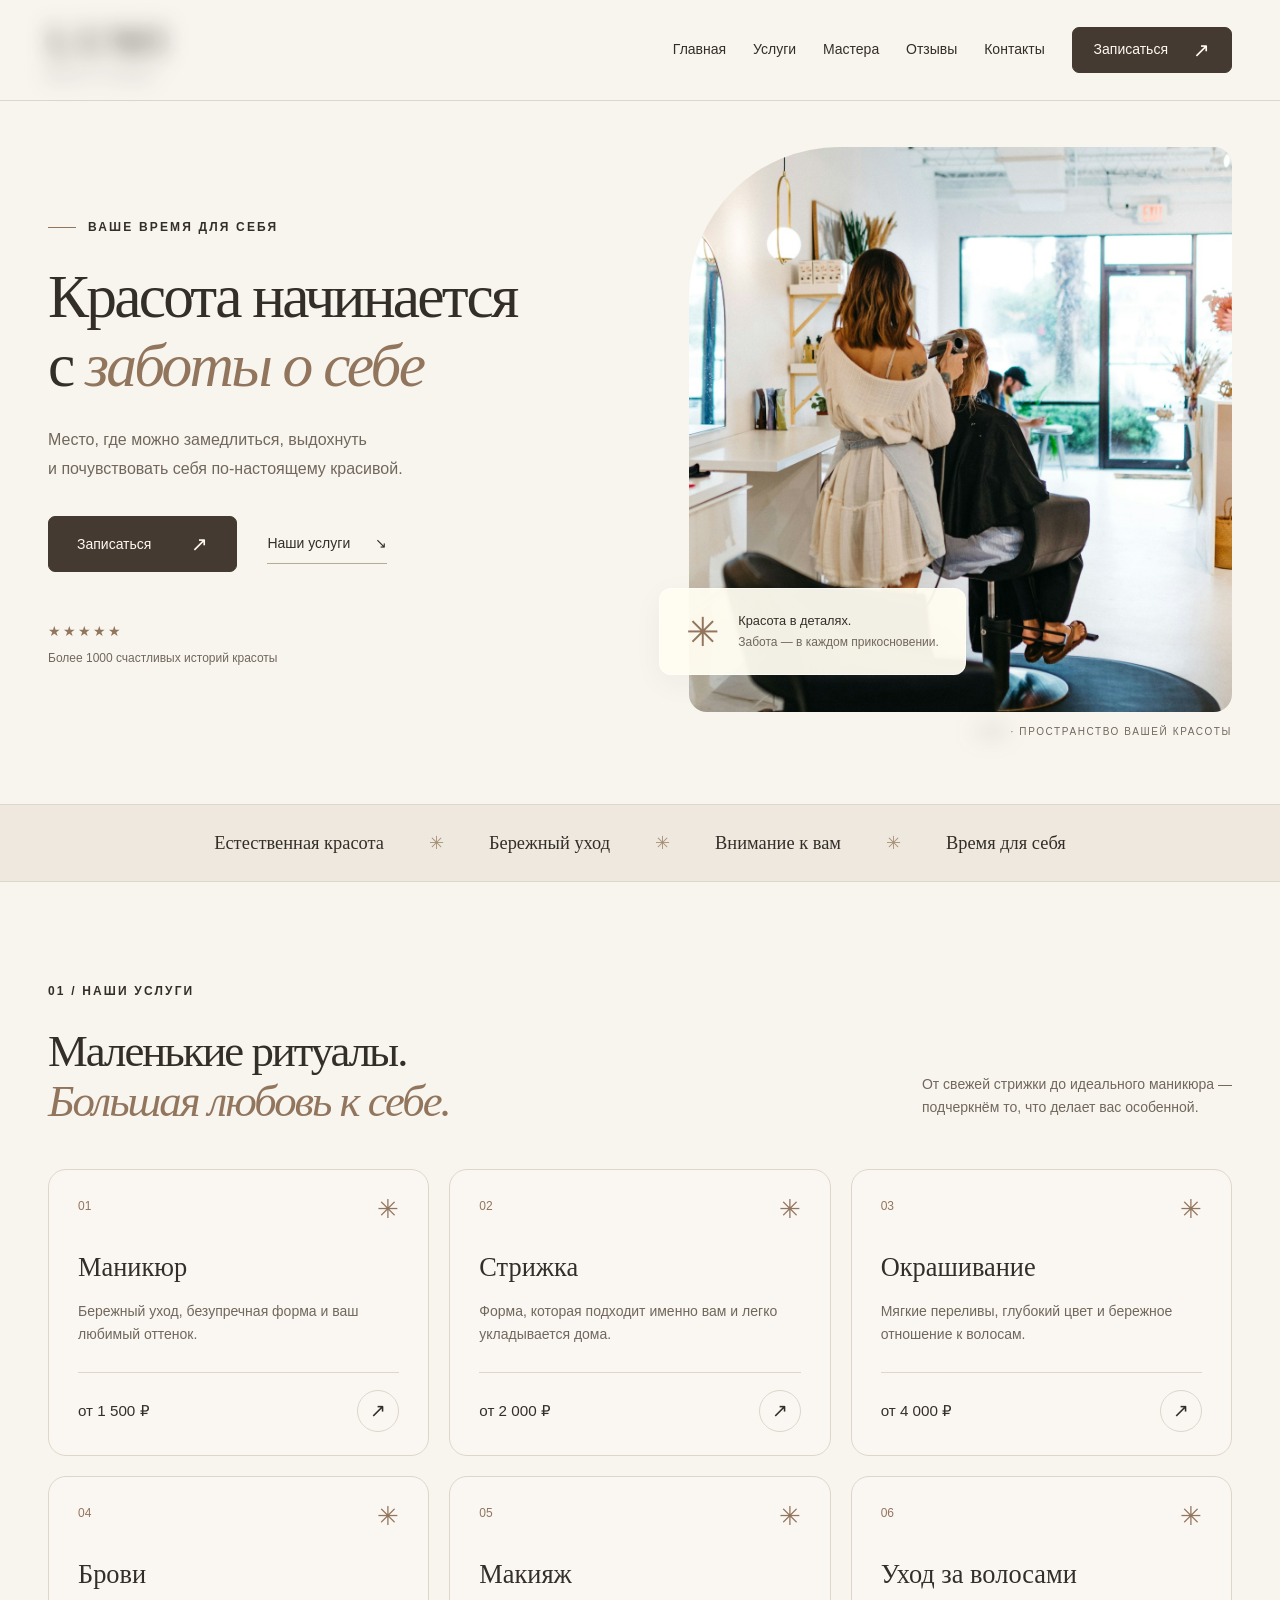
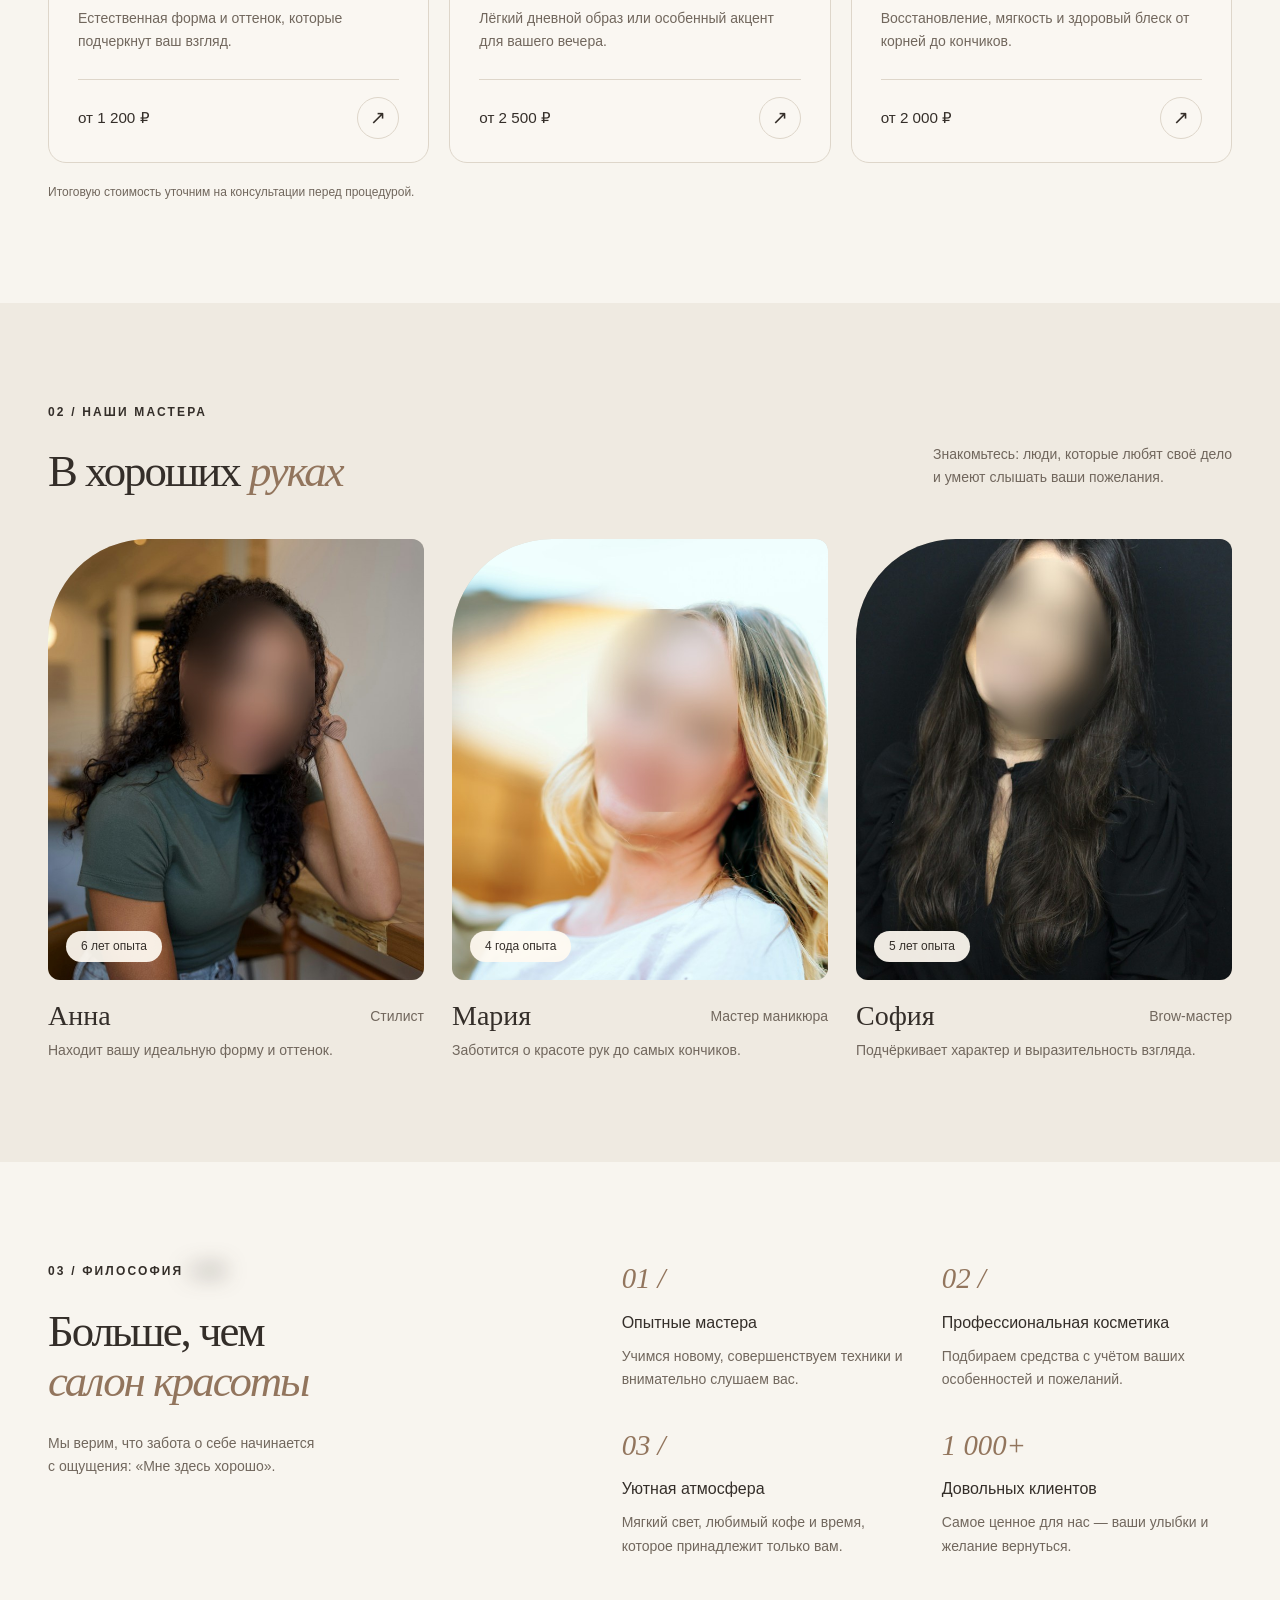
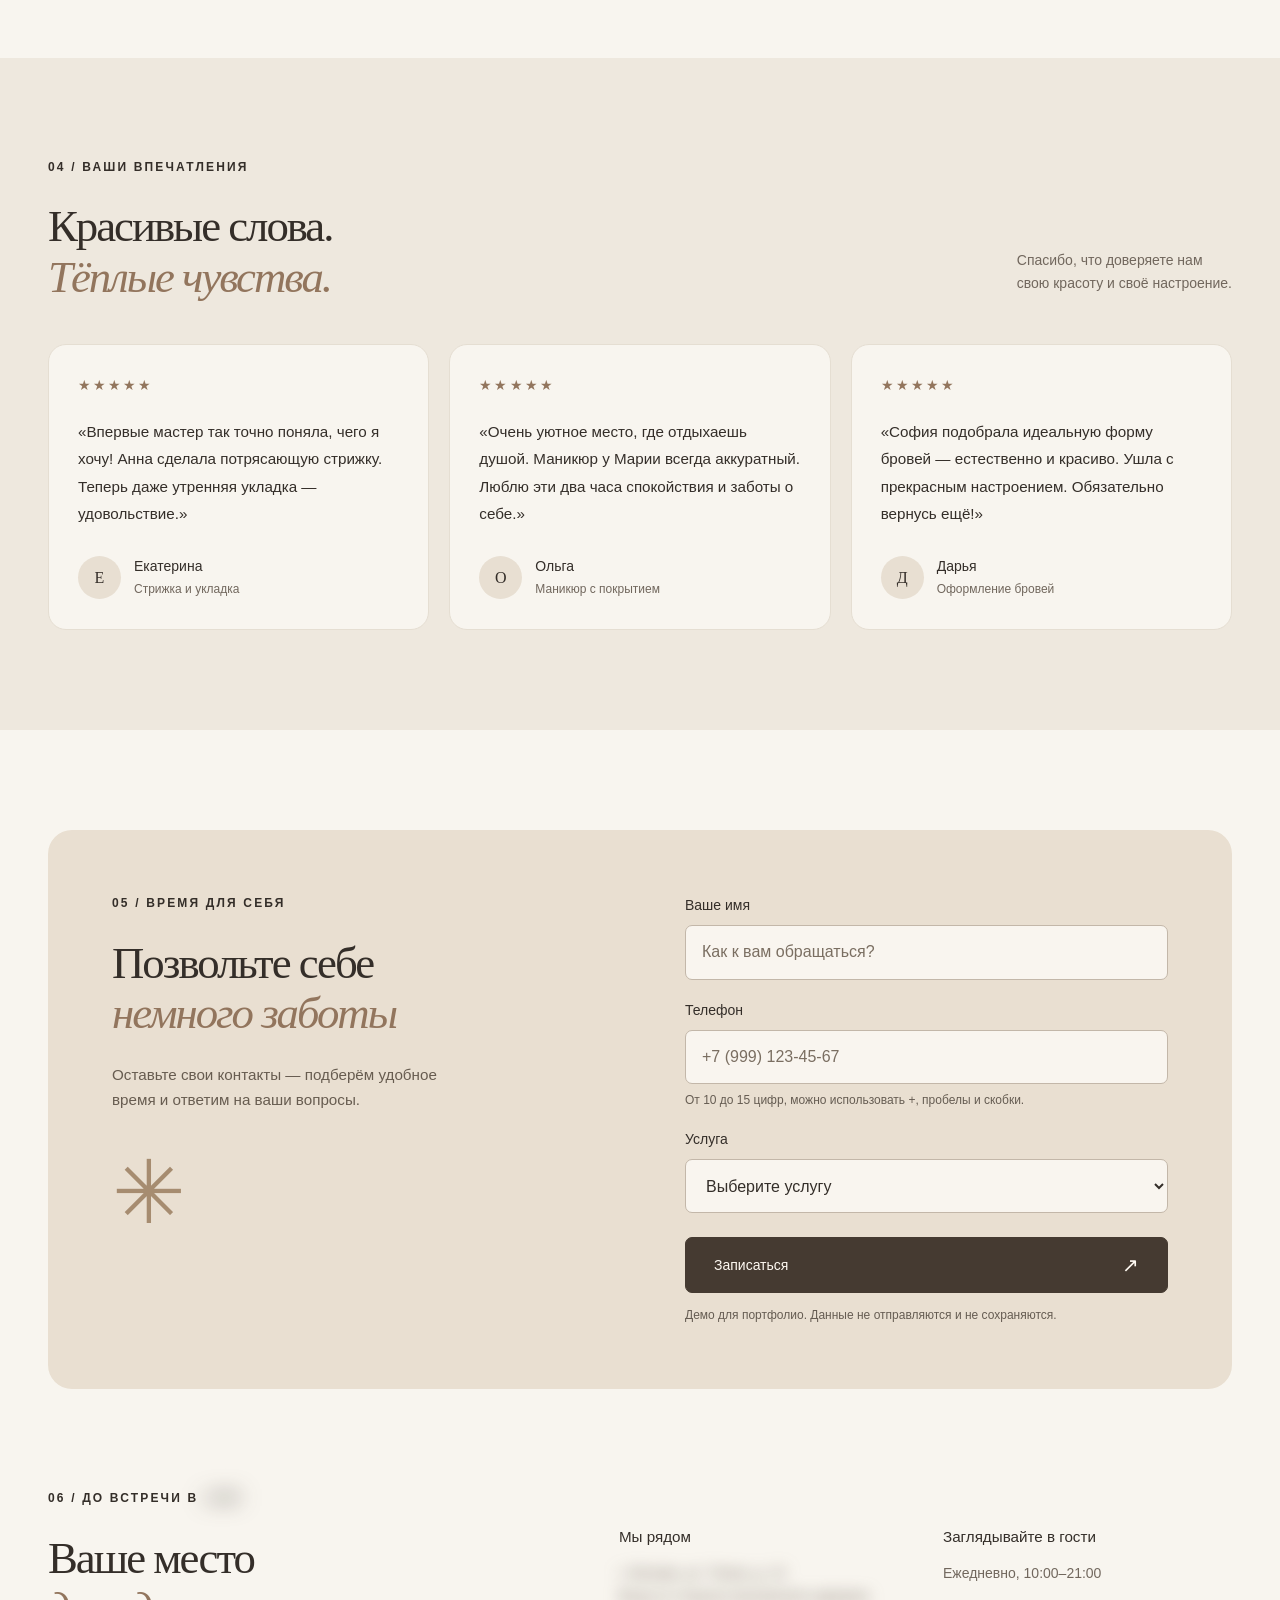
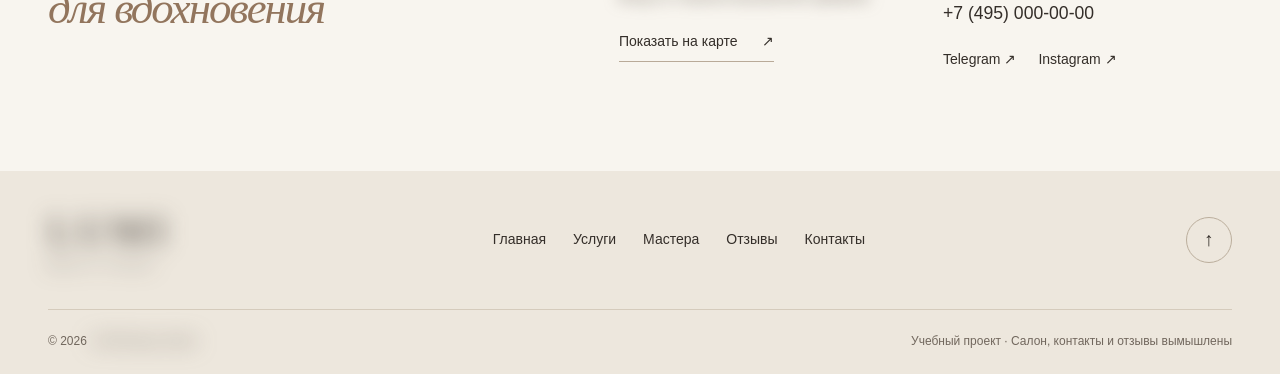
<file: projects/beauty-salon/index.html>
<!DOCTYPE html>
<html lang="ru">
<head>
  <meta charset="UTF-8">
  <meta name="viewport" content="width=device-width, initial-scale=1.0">
  <meta name="description" content="LUMI Beauty Studio — пространство красоты и заботы о себе. Маникюр, стрижки, окрашивание, брови и макияж.">
  <meta name="theme-color" content="#f8f5ef">
  <title>LUMI Beauty Studio — красота начинается с заботы</title>
  <link rel="icon" type="image/svg+xml" href="data:image/svg+xml,%3Csvg xmlns='http://www.w3.org/2000/svg' viewBox='0 0 64 64'%3E%3Crect width='64' height='64' rx='16' fill='%2343362f'/%3E%3Ctext x='32' y='47' text-anchor='middle' font-family='Georgia' font-size='46' fill='%23f8f5ef'%3EL%3C/text%3E%3C/svg%3E">
  <link rel="stylesheet" href="style.css">
  <script src="script.js" defer></script>
</head>
<body>
  <a class="skip-link" href="#main">Перейти к содержимому</a>
  <!-- Шапка: на телефоне навигацией управляет кнопка меню. -->
  <header class="header">
    <div class="container header-inner">
      <a class="logo" href="#home" aria-label="LUMI — на главную">LUMI<span>BEAUTY STUDIO</span></a>
      <button class="menu-toggle" type="button" aria-controls="navigation" aria-expanded="false" aria-label="Открыть меню"><span></span><span></span></button>
      <nav class="navigation" id="navigation" aria-label="Основная навигация">
        <a href="#home">Главная</a><a href="#services">Услуги</a><a href="#team">Мастера</a><a href="#reviews">Отзывы</a><a href="#contacts">Контакты</a>
        <a class="button button-small" href="#booking">Записаться <span aria-hidden="true">↗</span></a>
      </nav>
    </div>
  </header>
  <main id="main">
    <section class="hero container" id="home" aria-labelledby="hero-title">
      <div class="hero-copy">
        <p class="eyebrow">ВАШЕ ВРЕМЯ ДЛЯ СЕБЯ</p>
        <h1 id="hero-title">Красота начинается<br>с <em>заботы о себе</em></h1>
        <p class="hero-description">Место, где можно замедлиться, выдохнуть<br class="desktop-break"> и почувствовать себя по-настоящему красивой.</p>
        <div class="hero-actions"><a class="button" href="#booking">Записаться <span aria-hidden="true">↗</span></a><a class="text-link" href="#services">Наши услуги <span aria-hidden="true">↘</span></a></div>
        <div class="hero-proof"><span class="proof-stars" aria-label="5 из 5 звёзд">★★★★★</span><span>Более 1000 счастливых историй красоты</span></div>
      </div>
      <div class="hero-visual">
        <img class="hero-image" src="images/salon.jpg" alt="Светлый уютный интерьер салона красоты" width="1000" height="1200" fetchpriority="high">
        <div class="image-note"><span class="note-symbol" aria-hidden="true">✳</span><span>Красота в деталях.<br><strong>Забота — в каждом прикосновении.</strong></span></div>
        <span class="image-caption">LUMI · ПРОСТРАНСТВО ВАШЕЙ КРАСОТЫ</span>
      </div>
    </section>
    <div class="brand-strip" aria-hidden="true"><span>Естественная красота</span><i>✳</i><span>Бережный уход</span><i>✳</i><span>Внимание к вам</span><i>✳</i><span>Время для себя</span></div>

    <!-- Названия, описания и цены услуг редактируются в этих карточках. -->
    <section class="section container" id="services" aria-labelledby="services-title">
      <div class="section-heading reveal"><div><p class="eyebrow">01 / НАШИ УСЛУГИ</p><h2 id="services-title">Маленькие ритуалы.<br><em>Большая любовь к себе.</em></h2></div><p>От свежей стрижки до идеального маникюра —<br>подчеркнём то, что делает вас особенной.</p></div>
      <div class="services-grid">
        <article class="service-card reveal"><div class="card-top"><span>01</span><span aria-hidden="true">✳</span></div><h3>Маникюр</h3><p>Бережный уход, безупречная форма и ваш любимый оттенок.</p><div class="card-bottom"><span>от 1 500 ₽</span><a href="#booking" aria-label="Записаться на маникюр">↗</a></div></article>
        <article class="service-card reveal"><div class="card-top"><span>02</span><span aria-hidden="true">✳</span></div><h3>Стрижка</h3><p>Форма, которая подходит именно вам и легко укладывается дома.</p><div class="card-bottom"><span>от 2 000 ₽</span><a href="#booking" aria-label="Записаться на стрижку">↗</a></div></article>
        <article class="service-card reveal"><div class="card-top"><span>03</span><span aria-hidden="true">✳</span></div><h3>Окрашивание</h3><p>Мягкие переливы, глубокий цвет и бережное отношение к волосам.</p><div class="card-bottom"><span>от 4 000 ₽</span><a href="#booking" aria-label="Записаться на окрашивание">↗</a></div></article>
        <article class="service-card reveal"><div class="card-top"><span>04</span><span aria-hidden="true">✳</span></div><h3>Брови</h3><p>Естественная форма и оттенок, которые подчеркнут ваш взгляд.</p><div class="card-bottom"><span>от 1 200 ₽</span><a href="#booking" aria-label="Записаться на оформление бровей">↗</a></div></article>
        <article class="service-card reveal"><div class="card-top"><span>05</span><span aria-hidden="true">✳</span></div><h3>Макияж</h3><p>Лёгкий дневной образ или особенный акцент для вашего вечера.</p><div class="card-bottom"><span>от 2 500 ₽</span><a href="#booking" aria-label="Записаться на макияж">↗</a></div></article>
        <article class="service-card reveal"><div class="card-top"><span>06</span><span aria-hidden="true">✳</span></div><h3>Уход за волосами</h3><p>Восстановление, мягкость и здоровый блеск от корней до кончиков.</p><div class="card-bottom"><span>от 2 000 ₽</span><a href="#booking" aria-label="Записаться на уход за волосами">↗</a></div></article>
      </div>
      <p class="section-footnote">Итоговую стоимость уточним на консультации перед процедурой.</p>
    </section>

    <section class="team-section section" id="team" aria-labelledby="team-title"><div class="container">
      <div class="section-heading reveal"><div><p class="eyebrow">02 / НАШИ МАСТЕРА</p><h2 id="team-title">В хороших <em>руках</em></h2></div><p>Знакомьтесь: люди, которые любят своё дело<br>и умеют слышать ваши пожелания.</p></div>
      <div class="team-grid">
        <article class="master-card reveal"><div class="master-photo"><img src="images/anna.jpg" alt="Анна — стилист LUMI" width="600" height="750" loading="lazy"><span>6 лет опыта</span></div><div class="master-info"><h3>Анна</h3><span>Стилист</span></div><p>Находит вашу идеальную форму и оттенок.</p></article>
        <article class="master-card reveal"><div class="master-photo"><img src="images/maria.jpg" alt="Мария — мастер маникюра LUMI" width="600" height="750" loading="lazy"><span>4 года опыта</span></div><div class="master-info"><h3>Мария</h3><span>Мастер маникюра</span></div><p>Заботится о красоте рук до самых кончиков.</p></article>
        <article class="master-card reveal"><div class="master-photo"><img src="images/sofia.jpg" alt="София — brow-мастер LUMI" width="600" height="750" loading="lazy"><span>5 лет опыта</span></div><div class="master-info"><h3>София</h3><span>Brow-мастер</span></div><p>Подчёркивает характер и выразительность взгляда.</p></article>
      </div>
    </div></section>

    <section class="section container benefits" aria-labelledby="benefits-title">
      <div class="reveal"><p class="eyebrow">03 / ФИЛОСОФИЯ LUMI</p><h2 id="benefits-title">Больше, чем<br><em>салон красоты</em></h2><p class="benefits-intro">Мы верим, что забота о себе начинается<br>с ощущения: «Мне здесь хорошо».</p></div>
      <div class="benefits-grid">
        <article class="reveal"><span class="benefit-number">01 /</span><h3>Опытные мастера</h3><p>Учимся новому, совершенствуем техники и внимательно слушаем вас.</p></article>
        <article class="reveal"><span class="benefit-number">02 /</span><h3>Профессиональная косметика</h3><p>Подбираем средства с учётом ваших особенностей и пожеланий.</p></article>
        <article class="reveal"><span class="benefit-number">03 /</span><h3>Уютная атмосфера</h3><p>Мягкий свет, любимый кофе и время, которое принадлежит только вам.</p></article>
        <article class="reveal"><span class="benefit-number">1 000+</span><h3>Довольных клиентов</h3><p>Самое ценное для нас — ваши улыбки и желание вернуться.</p></article>
      </div>
    </section>

    <section class="reviews-section section" id="reviews" aria-labelledby="reviews-title"><div class="container">
      <div class="section-heading reveal"><div><p class="eyebrow">04 / ВАШИ ВПЕЧАТЛЕНИЯ</p><h2 id="reviews-title">Красивые слова.<br><em>Тёплые чувства.</em></h2></div><p>Спасибо, что доверяете нам<br>свою красоту и своё настроение.</p></div>
      <div class="reviews-grid">
        <figure class="review-card reveal"><span class="review-stars" aria-label="5 из 5 звёзд">★★★★★</span><blockquote>«Впервые мастер так точно поняла, чего я хочу! Анна сделала потрясающую стрижку. Теперь даже утренняя укладка — удовольствие.»</blockquote><figcaption><span class="avatar">Е</span><div><strong>Екатерина</strong><span>Стрижка и укладка</span></div></figcaption></figure>
        <figure class="review-card reveal"><span class="review-stars" aria-label="5 из 5 звёзд">★★★★★</span><blockquote>«Очень уютное место, где отдыхаешь душой. Маникюр у Марии всегда аккуратный. Люблю эти два часа спокойствия и заботы о себе.»</blockquote><figcaption><span class="avatar">О</span><div><strong>Ольга</strong><span>Маникюр с покрытием</span></div></figcaption></figure>
        <figure class="review-card reveal"><span class="review-stars" aria-label="5 из 5 звёзд">★★★★★</span><blockquote>«София подобрала идеальную форму бровей — естественно и красиво. Ушла с прекрасным настроением. Обязательно вернусь ещё!»</blockquote><figcaption><span class="avatar">Д</span><div><strong>Дарья</strong><span>Оформление бровей</span></div></figcaption></figure>
      </div>
    </div></section>

    <!-- Демонстрационная форма: данные проверяются только в браузере. -->
    <section class="section container" id="booking" aria-labelledby="booking-title">
      <div class="booking-panel reveal"><div class="booking-copy"><p class="eyebrow">05 / ВРЕМЯ ДЛЯ СЕБЯ</p><h2 id="booking-title">Позвольте себе<br><em>немного заботы</em></h2><p>Оставьте свои контакты — подберём удобное время и ответим на ваши вопросы.</p><span class="booking-flower" aria-hidden="true">✳</span></div>
        <div class="booking-form-area"><form id="booking-form">
          <div class="field"><label for="name">Ваше имя</label><input id="name" name="name" type="text" placeholder="Как к вам обращаться?" autocomplete="given-name" minlength="2" maxlength="60" required></div>
          <div class="field"><label for="phone">Телефон</label><input id="phone" name="phone" type="tel" placeholder="+7 (999) 123-45-67" autocomplete="tel" inputmode="tel" maxlength="24" required aria-describedby="phone-hint"><small id="phone-hint">От 10 до 15 цифр, можно использовать +, пробелы и скобки.</small></div>
          <div class="field"><label for="service">Услуга</label><select id="service" name="service" required><option value="" disabled selected>Выберите услугу</option>Маникюр</option><option>Стрижка</option><option>Окрашивание</option><option>Брови</option><option>Макияж</option><option>Уход за волосами</option></select></div>
          <button class="button form-submit" type="submit">Записаться <span aria-hidden="true">↗</span></button>
          <p class="form-note">Демо для портфолио. Данные не отправляются и не сохраняются.</p>
        </form><div class="form-success" id="form-success" role="status" aria-live="polite" tabindex="-1" hidden><span class="success-icon" aria-hidden="true">✓</span><h3>Спасибо! Мы свяжемся с вами для подтверждения записи.</h3><p>Это демонстрация: заявка не была отправлена.</p><button class="text-link" id="reset-form" type="button">Заполнить ещё раз <span aria-hidden="true">↗</span></button></div></div>
      </div>
    </section>

    <section class="container contacts section" id="contacts" aria-labelledby="contacts-title">
      <div class="reveal"><p class="eyebrow">06 / ДО ВСТРЕЧИ В LUMI</p><h2 id="contacts-title">Ваше место<br><em>для вдохновения</em></h2></div>
      <div class="contact-details reveal"><div><h3>Мы рядом</h3><p>г. Москва, ул. Тихая, д. 12<br>Вход со стороны внутреннего дворика</p><details class="map-details"><summary class="text-link">Показать на карте <span aria-hidden="true">↗</span></summary><p>Это вымышленный адрес студии. Для реального салона здесь можно разместить ссылку на карту.</p></details></div><div><h3>Заглядывайте в гости</h3><p>Ежедневно, 10:00–21:00</p><a class="contact-phone" href="tel:+74950000000">+7 (495) 000-00-00</a><div class="social-links"><a href="https://t.me/" target="_blank" rel="noopener noreferrer" aria-label="Открыть Telegram (демо, профиль салона не создан)">Telegram ↗</a><a href="https://www.instagram.com/" target="_blank" rel="noopener noreferrer" aria-label="Открыть Instagram (демо, профиль салона не создан)">Instagram ↗</a></div></div></div>
    </section>
  </main>
  <footer class="footer"><div class="container"><div class="footer-top"><a class="logo" href="#home">LUMI<span>BEAUTY STUDIO</span></a><nav aria-label="Навигация в подвале"><a href="#home">Главная</a><a href="#services">Услуги</a><a href="#team">Мастера</a><a href="#reviews">Отзывы</a><a href="#contacts">Контакты</a></nav><a class="back-to-top" href="#home" aria-label="Наверх">↑</a></div><div class="footer-bottom"><span>© 2026 LUMI Beauty Studio</span><span>Учебный проект · Салон, контакты и отзывы вымышлены</span></div></div></footer>
<!-- Для портфолио: название и адрес скрыты -->
<style id="redact-lumi">.logo, .redact{ filter: blur(11px); user-select: none; } .contact-details > div:first-child > p:first-of-type{ filter: blur(8px); user-select: none; }</style>
<script>(function(){var w=document.createTreeWalker(document.body,NodeFilter.SHOW_TEXT),n,list=[];while(n=w.nextNode()){if(/LUMI/.test(n.nodeValue)&&!n.parentElement.closest('.logo,script,style'))list.push(n);}list.forEach(function(t){var s=document.createElement('span');s.innerHTML=t.nodeValue.replace(/&/g,'&amp;').replace(/</g,'&lt;').replace(/LUMI( Beauty Studio)?/g,function(m){return '<span class="redact">'+m+'</span>';});t.replaceWith.apply(t,[].slice.call(s.childNodes));});document.title='Салон красоты';})();</script>
</body>
</html>
</file>
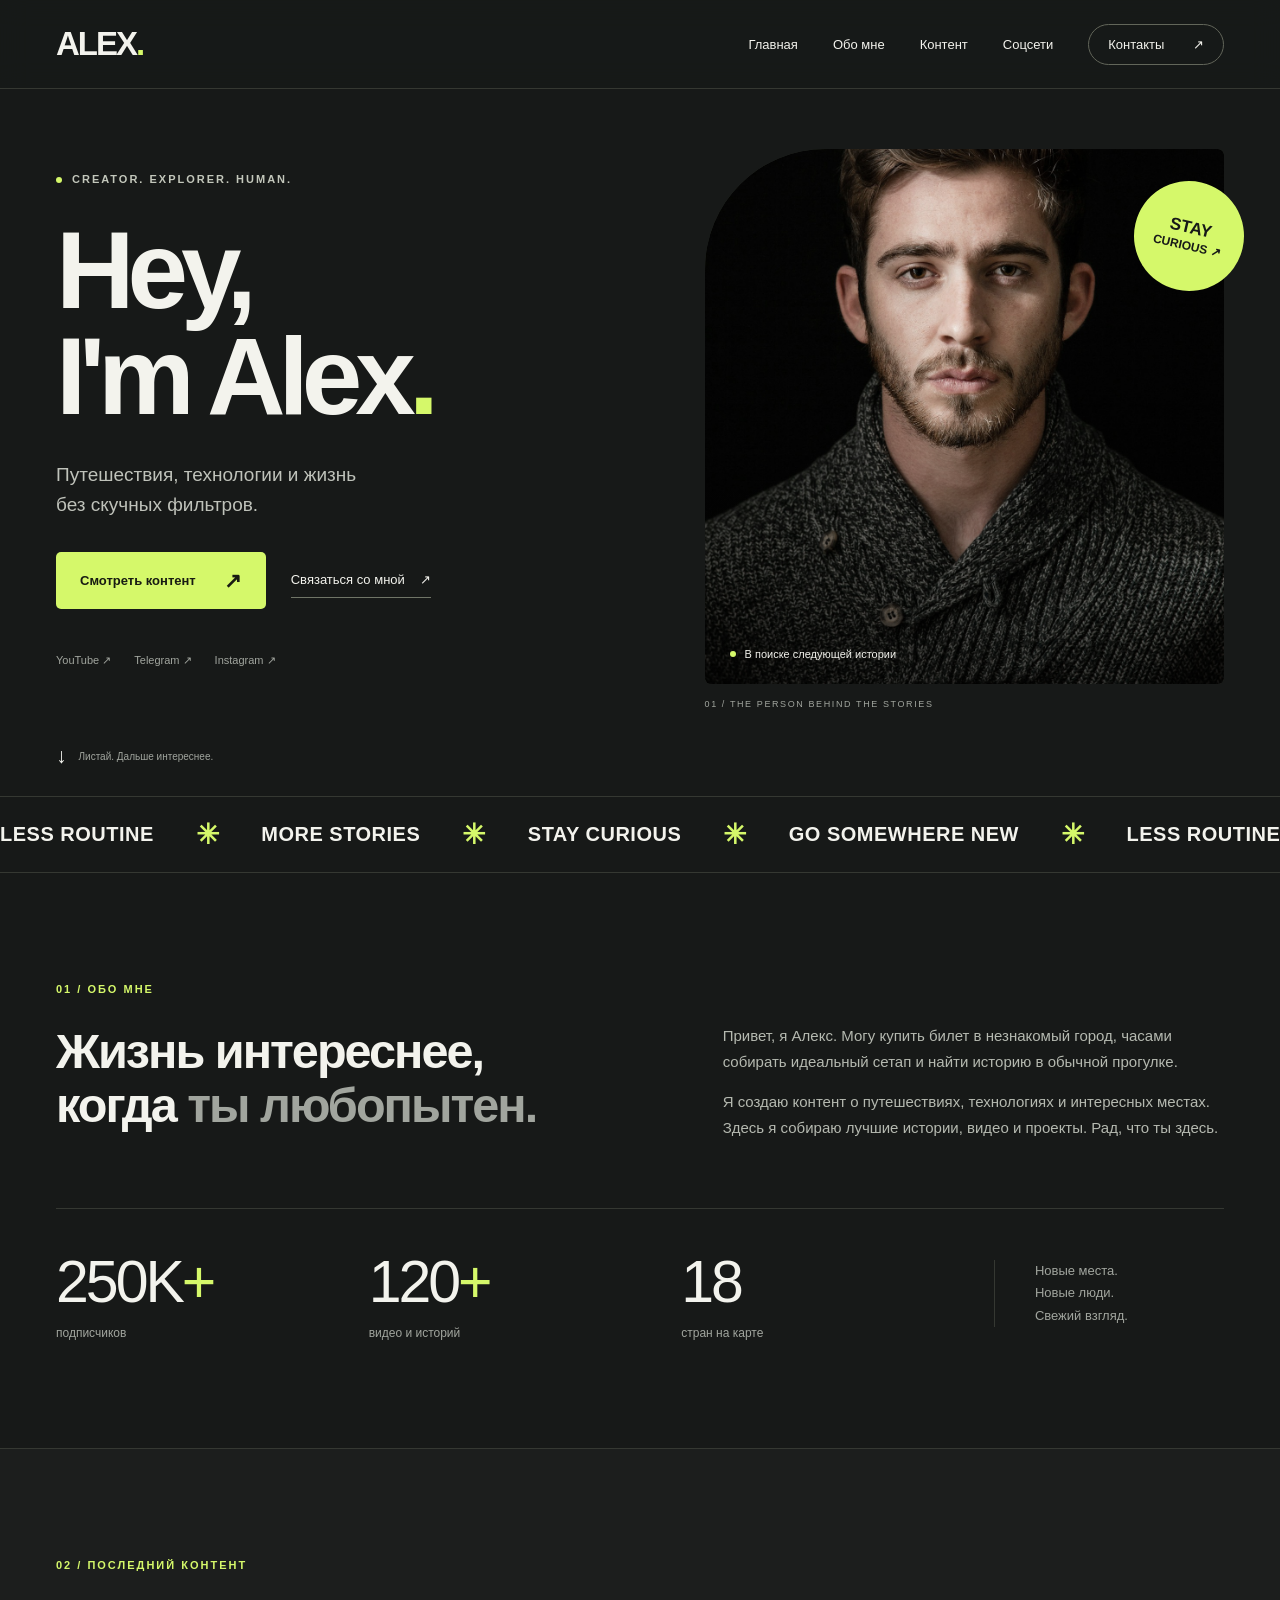
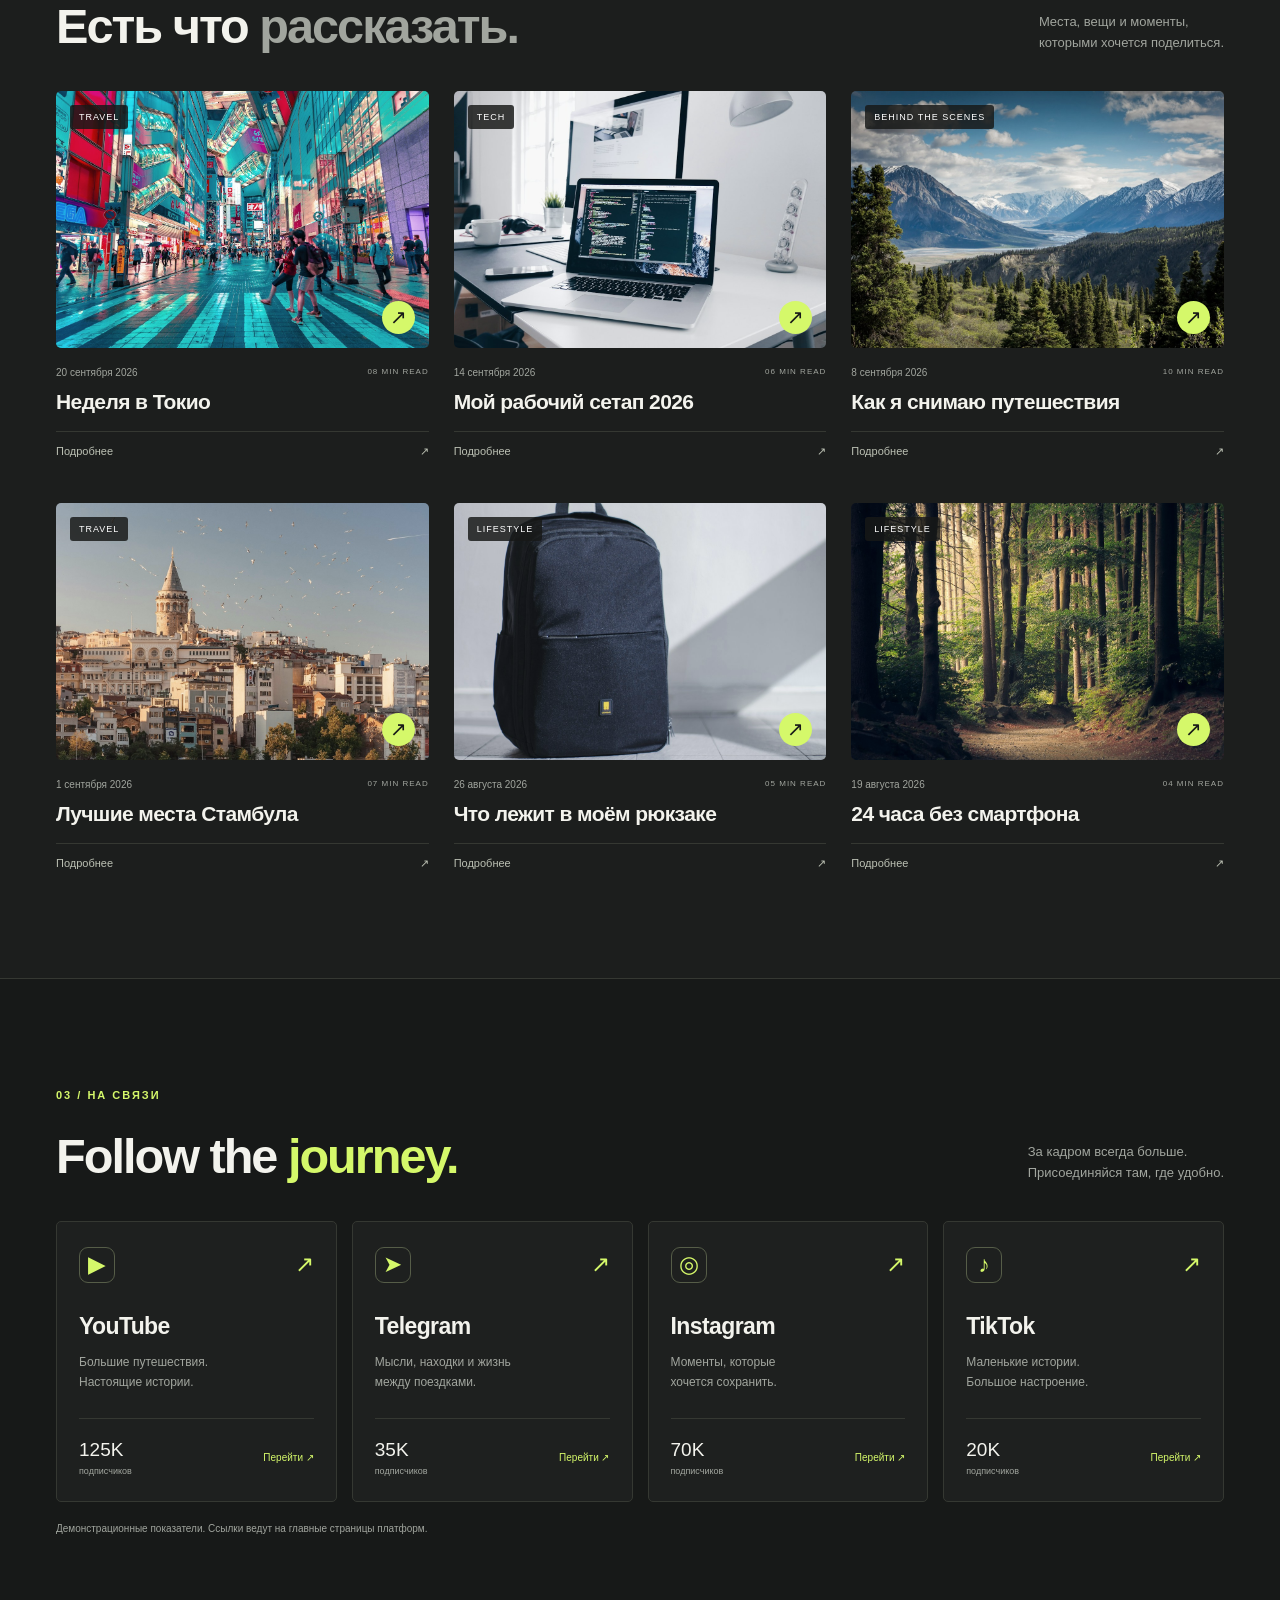
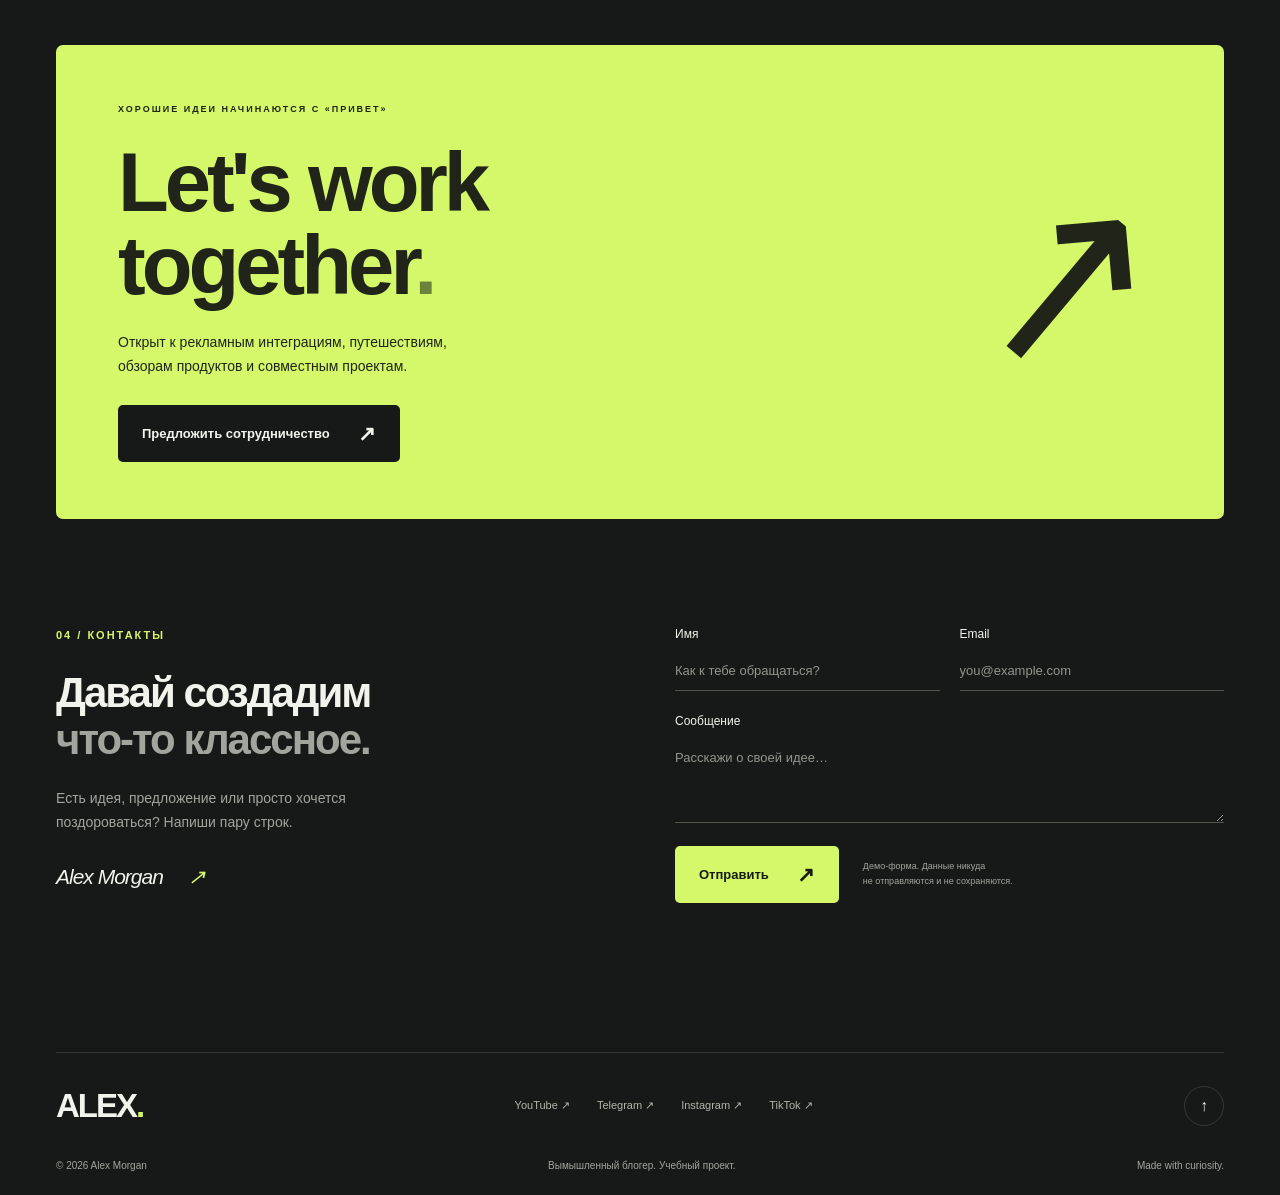
<file: projects/blogger-website/index.html>
<!doctype html>
<html lang="ru">
  <head>
    <meta charset="UTF-8" />
    <meta name="viewport" content="width=device-width, initial-scale=1.0" />
    <meta
      name="description"
      content="Alex Morgan — путешествия, технологии и жизнь без скучных фильтров. Демонстрационный сайт блогера."
    />
    <meta name="theme-color" content="#171918" />
    <title>Alex Morgan — Stay curious.</title>
    <link rel="stylesheet" href="style.css" />
    <script src="script.js" defer></script>
  </head>
  <body>
    <a class="skip-link" href="#main">Перейти к содержимому</a>
    <!-- Шапка и мобильная навигация -->
    <header class="header">
      <div class="container header-inner">
        <a class="logo" href="#home" aria-label="Alex — главная"
          >ALEX<span>.</span></a
        >
        <button
          class="menu-toggle"
          type="button"
          aria-label="Открыть меню"
          aria-expanded="false"
          aria-controls="navigation"
        >
          <span></span><span></span>
        </button>
        <nav id="navigation" class="navigation" aria-label="Основная навигация">
          <a href="#home">Главная</a><a href="#about">Обо мне</a
          ><a href="#content">Контент</a><a href="#socials">Соцсети</a
          ><a href="#contact" class="nav-contact"
            >Контакты <span aria-hidden="true">↗</span></a
          >
        </nav>
      </div>
    </header>
    <main id="main">
      <!-- Первый экран -->
      <section id="home" class="hero container">
        <div class="hero-copy">
          <p class="eyebrow">
            <span class="status-dot"></span> CREATOR. EXPLORER. HUMAN.
          </p>
          <h1>Hey,<br />I'm Alex<span class="accent">.</span></h1>
          <p class="hero-description">
            Путешествия, технологии и жизнь<br class="desktop-break" />
            без скучных фильтров.
          </p>
          <div class="hero-actions">
            <a class="button button-primary" href="#content"
              >Смотреть контент <span aria-hidden="true">↗</span></a
            ><a class="text-link" href="#contact"
              >Связаться со мной <span aria-hidden="true">↗</span></a
            >
          </div>
          <div class="hero-socials" aria-label="Социальные сети">
            <a
              href="https://www.youtube.com/"
              target="_blank"
              rel="noopener noreferrer"
              >YouTube ↗</a
            ><a
              href="https://telegram.org/"
              target="_blank"
              rel="noopener noreferrer"
              >Telegram ↗</a
            ><a
              href="https://www.instagram.com/"
              target="_blank"
              rel="noopener noreferrer"
              >Instagram ↗</a
            >
          </div>
        </div>
        <div class="hero-visual">
          <div class="hero-photo">
            <img
              src="images/alex.jpg"
              alt="Портрет Alex Morgan в демонстрационном проекте"
              width="1200"
              height="1500"
              fetchpriority="high"
            />
            <div class="photo-caption">
              <span class="status-dot"></span> В поиске следующей истории
            </div>
          </div>
          <div class="orbit-label" aria-hidden="true">
            STAY<br /><span>CURIOUS ↗</span>
          </div>
          <span class="photo-index">01 / THE PERSON BEHIND THE STORIES</span>
        </div>
        <a class="scroll-hint" href="#about"
          ><span>↓</span> Листай. Дальше интереснее.</a
        >
      </section>
      <div class="ticker" aria-hidden="true">
        <div>
          LESS ROUTINE <span>✳</span> MORE STORIES <span>✳</span> STAY CURIOUS
          <span>✳</span> GO SOMEWHERE NEW <span>✳</span> LESS ROUTINE
          <span>✳</span>
        </div>
      </div>
      <!-- Обо мне -->
      <section id="about" class="section container about reveal">
        <div>
          <p class="eyebrow section-label">01 / ОБО МНЕ</p>
          <h2>
            Жизнь интереснее,<br />когда
            <span class="muted">ты любопытен.</span>
          </h2>
        </div>
        <div class="about-copy">
          <p>
            Привет, я Алекс. Могу купить билет в незнакомый город, часами
            собирать идеальный сетап и найти историю в обычной прогулке.
          </p>
          <p>
            Я создаю контент о путешествиях, технологиях и интересных местах.
            Здесь я собираю лучшие истории, видео и проекты. Рад, что ты здесь.
          </p>
        </div>
        <div class="stats">
          <div>
            <strong>250K<span>+</span></strong
            ><span>подписчиков</span>
          </div>
          <div>
            <strong>120<span>+</span></strong
            ><span>видео и историй</span>
          </div>
          <div><strong>18</strong><span>стран на карте</span></div>
          <p>Новые места.<br />Новые люди.<br />Свежий взгляд.</p>
        </div>
      </section>
      <!-- Карточки публикаций. details открывает демо без дополнительного JavaScript. -->
      <section id="content" class="section content-section">
        <div class="container">
          <div class="section-heading reveal">
            <div>
              <p class="eyebrow section-label">02 / ПОСЛЕДНИЙ КОНТЕНТ</p>
              <h2>Есть что <span class="muted">рассказать.</span></h2>
            </div>
            <span class="section-note"
              >Места, вещи и моменты,<br />которыми хочется поделиться.</span
            >
          </div>
          <div class="content-grid">
            <article class="post-card reveal">
              <div class="post-image">
                <img
                  src="images/tokyo.jpg"
                  alt="Неоновые улицы Токио вечером"
                  width="1200"
                  height="800"
                  loading="lazy"
                /><span class="category">TRAVEL</span
                ><span class="image-arrow" aria-hidden="true">↗</span>
              </div>
              <div class="post-meta">
                <time datetime="2026-09-20">20 сентября 2026</time
                ><span>08 MIN READ</span>
              </div>
              <h3>Неделя в Токио</h3>
              <details>
                <summary>Подробнее <span aria-hidden="true">↗</span></summary>
                <p>
                  Неоновые улицы, маленькие кофейни и город, который никогда не
                  перестаёт удивлять. Это превью демонстрационной публикации.
                </p>
              </details>
            </article>
            <article class="post-card reveal">
              <div class="post-image">
                <img
                  src="images/setup.jpg"
                  alt="Ноутбук и рабочие инструменты на столе"
                  width="1200"
                  height="800"
                  loading="lazy"
                /><span class="category">TECH</span
                ><span class="image-arrow" aria-hidden="true">↗</span>
              </div>
              <div class="post-meta">
                <time datetime="2026-09-14">14 сентября 2026</time
                ><span>06 MIN READ</span>
              </div>
              <h3>Мой рабочий сетап 2026</h3>
              <details>
                <summary>Подробнее <span aria-hidden="true">↗</span></summary>
                <p>
                  Рабочее место, где у каждой вещи есть задача, а у каждой идеи
                  — пространство. Это превью демонстрационной публикации.
                </p>
              </details>
            </article>
            <article class="post-card reveal">
              <div class="post-image">
                <img
                  src="images/travel.jpg"
                  alt="Горные вершины в мягком вечернем свете"
                  width="1200"
                  height="800"
                  loading="lazy"
                /><span class="category">BEHIND THE SCENES</span
                ><span class="image-arrow" aria-hidden="true">↗</span>
              </div>
              <div class="post-meta">
                <time datetime="2026-09-08">8 сентября 2026</time
                ><span>10 MIN READ</span>
              </div>
              <h3>Как я снимаю путешествия</h3>
              <details>
                <summary>Подробнее <span aria-hidden="true">↗</span></summary>
                <p>
                  Поймать свет, заметить детали и иногда просто убрать камеру,
                  чтобы прожить момент. Это превью демонстрационной публикации.
                </p>
              </details>
            </article>
            <article class="post-card reveal">
              <div class="post-image">
                <img
                  src="images/istanbul.jpg"
                  alt="Архитектура и панорама Стамбула"
                  width="1200"
                  height="800"
                  loading="lazy"
                /><span class="category">TRAVEL</span
                ><span class="image-arrow" aria-hidden="true">↗</span>
              </div>
              <div class="post-meta">
                <time datetime="2026-09-01">1 сентября 2026</time
                ><span>07 MIN READ</span>
              </div>
              <h3>Лучшие места Стамбула</h3>
              <details>
                <summary>Подробнее <span aria-hidden="true">↗</span></summary>
                <p>
                  Паромы через Босфор, чай с видом и улицы, на которых приятно
                  потеряться. Это превью демонстрационной публикации.
                </p>
              </details>
            </article>
            <article class="post-card reveal">
              <div class="post-image">
                <img
                  src="images/backpack.jpg"
                  alt="Рюкзак для поездок и повседневных прогулок"
                  width="1200"
                  height="800"
                  loading="lazy"
                /><span class="category">LIFESTYLE</span
                ><span class="image-arrow" aria-hidden="true">↗</span>
              </div>
              <div class="post-meta">
                <time datetime="2026-08-26">26 августа 2026</time
                ><span>05 MIN READ</span>
              </div>
              <h3>Что лежит в моём рюкзаке</h3>
              <details>
                <summary>Подробнее <span aria-hidden="true">↗</span></summary>
                <p>
                  Самое нужное для дороги: немного техники, блокнот и место для
                  случайных находок. Это превью демонстрационной публикации.
                </p>
              </details>
            </article>
            <article class="post-card reveal">
              <div class="post-image">
                <img
                  src="images/offline.jpg"
                  alt="Солнечные лучи в зелёном лесу"
                  width="1200"
                  height="800"
                  loading="lazy"
                /><span class="category">LIFESTYLE</span
                ><span class="image-arrow" aria-hidden="true">↗</span>
              </div>
              <div class="post-meta">
                <time datetime="2026-08-19">19 августа 2026</time
                ><span>04 MIN READ</span>
              </div>
              <h3>24 часа без смартфона</h3>
              <details>
                <summary>Подробнее <span aria-hidden="true">↗</span></summary>
                <p>
                  Один день без уведомлений — чтобы снова услышать город, друзей
                  и себя. Это превью демонстрационной публикации.
                </p>
              </details>
            </article>
          </div>
        </div>
      </section>
      <!-- Социальные сети: замените адреса на ссылки профилей -->
      <section id="socials" class="section container reveal">
        <div class="section-heading">
          <div>
            <p class="eyebrow section-label">03 / НА СВЯЗИ</p>
            <h2>Follow the <span class="accent">journey.</span></h2>
          </div>
          <p class="section-note">
            За кадром всегда больше.<br />Присоединяйся там, где удобно.
          </p>
        </div>
        <div class="social-grid">
          <a
            class="social-card"
            href="https://www.youtube.com/"
            target="_blank"
            rel="noopener noreferrer"
            ><span class="social-top"
              ><span class="social-icon">▶</span><span>↗</span></span
            >
            <h3>YouTube</h3>
            <p>Большие путешествия.<br />Настоящие истории.</p>
            <div class="social-bottom">
              <strong>125K <small>подписчиков</small></strong
              ><span class="social-cta">Перейти ↗</span>
            </div></a
          >
          <a
            class="social-card"
            href="https://telegram.org/"
            target="_blank"
            rel="noopener noreferrer"
            ><span class="social-top"
              ><span class="social-icon">➤</span><span>↗</span></span
            >
            <h3>Telegram</h3>
            <p>Мысли, находки и жизнь<br />между поездками.</p>
            <div class="social-bottom">
              <strong>35K <small>подписчиков</small></strong
              ><span class="social-cta">Перейти ↗</span>
            </div></a
          >
          <a
            class="social-card"
            href="https://www.instagram.com/"
            target="_blank"
            rel="noopener noreferrer"
            ><span class="social-top"
              ><span class="social-icon">◎</span><span>↗</span></span
            >
            <h3>Instagram</h3>
            <p>Моменты, которые<br />хочется сохранить.</p>
            <div class="social-bottom">
              <strong>70K <small>подписчиков</small></strong
              ><span class="social-cta">Перейти ↗</span>
            </div></a
          >
          <a
            class="social-card"
            href="https://www.tiktok.com/"
            target="_blank"
            rel="noopener noreferrer"
            ><span class="social-top"
              ><span class="social-icon">♪</span><span>↗</span></span
            >
            <h3>TikTok</h3>
            <p>Маленькие истории.<br />Большое настроение.</p>
            <div class="social-bottom">
              <strong>20K <small>подписчиков</small></strong
              ><span class="social-cta">Перейти ↗</span>
            </div></a
          >
        </div>
        <p class="demo-note">
          Демонстрационные показатели. Ссылки ведут на главные страницы
          платформ.
        </p>
      </section>
      <!-- Сотрудничество -->
      <section class="collaboration container reveal">
        <div>
          <p class="eyebrow">ХОРОШИЕ ИДЕИ НАЧИНАЮТСЯ С «ПРИВЕТ»</p>
          <h2>Let's work<br />together<span>.</span></h2>
          <p>
            Открыт к рекламным интеграциям, путешествиям,<br
              class="desktop-break"
            />
            обзорам продуктов и совместным проектам.
          </p>
          <a href="#contact" class="button button-dark"
            >Предложить сотрудничество <span aria-hidden="true">↗</span></a
          >
        </div>
        <div class="collab-symbol" aria-hidden="true">↗</div>
      </section>
      <!-- Контактная форма: демонстрация без сервера -->
      <section id="contact" class="section container contact reveal">
        <div>
          <p class="eyebrow section-label">04 / КОНТАКТЫ</p>
          <h2>
            Давай создадим<br /><span class="muted">что-то классное.</span>
          </h2>
          <p class="contact-description">
            Есть идея, предложение или просто хочется<br
              class="desktop-break"
            />
            поздороваться? Напиши пару строк.
          </p>
          <span class="contact-signature"
            >Alex Morgan <span class="accent">↗</span></span
          >
        </div>
        <form id="contact-form">
          <div class="form-row">
            <div class="field">
              <label for="name">Имя</label
              ><input
                id="name"
                name="name"
                autocomplete="name"
                placeholder="Как к тебе обращаться?"
                required
                maxlength="100"
              />
            </div>
            <div class="field">
              <label for="email">Email</label
              ><input
                id="email"
                name="email"
                type="email"
                autocomplete="email"
                placeholder="you@example.com"
                required
                maxlength="200"
              />
            </div>
          </div>
          <div class="field">
            <label for="message">Сообщение</label
            ><textarea
              id="message"
              name="message"
              rows="4"
              placeholder="Расскажи о своей идее…"
              required
              maxlength="3000"
            ></textarea>
          </div>
          <div class="form-bottom">
            <button class="button button-primary" type="submit">
              Отправить <span aria-hidden="true">↗</span>
            </button>
            <p>
              Демо-форма. Данные никуда<br />не отправляются и не сохраняются.
            </p>
          </div>
          <p
            id="form-status"
            class="form-status"
            role="status"
            aria-live="polite"
          ></p>
        </form>
      </section>
    </main>
    <!-- Подвал -->
    <footer class="footer container">
      <div class="footer-top">
        <a href="#home" class="logo">ALEX<span>.</span></a>
        <nav aria-label="Социальные сети в подвале">
          <a
            href="https://www.youtube.com/"
            target="_blank"
            rel="noopener noreferrer"
            >YouTube ↗</a
          ><a
            href="https://telegram.org/"
            target="_blank"
            rel="noopener noreferrer"
            >Telegram ↗</a
          ><a
            href="https://www.instagram.com/"
            target="_blank"
            rel="noopener noreferrer"
            >Instagram ↗</a
          ><a
            href="https://www.tiktok.com/"
            target="_blank"
            rel="noopener noreferrer"
            >TikTok ↗</a
          >
        </nav>
        <a href="#home" class="back-top" aria-label="Наверх">↑</a>
      </div>
      <div class="footer-bottom">
        <span>© 2026 Alex Morgan</span
        ><span>Вымышленный блогер. Учебный проект.</span
        ><span>Made with curiosity.</span>
      </div>
    </footer>
  </body>
</html>
</file>
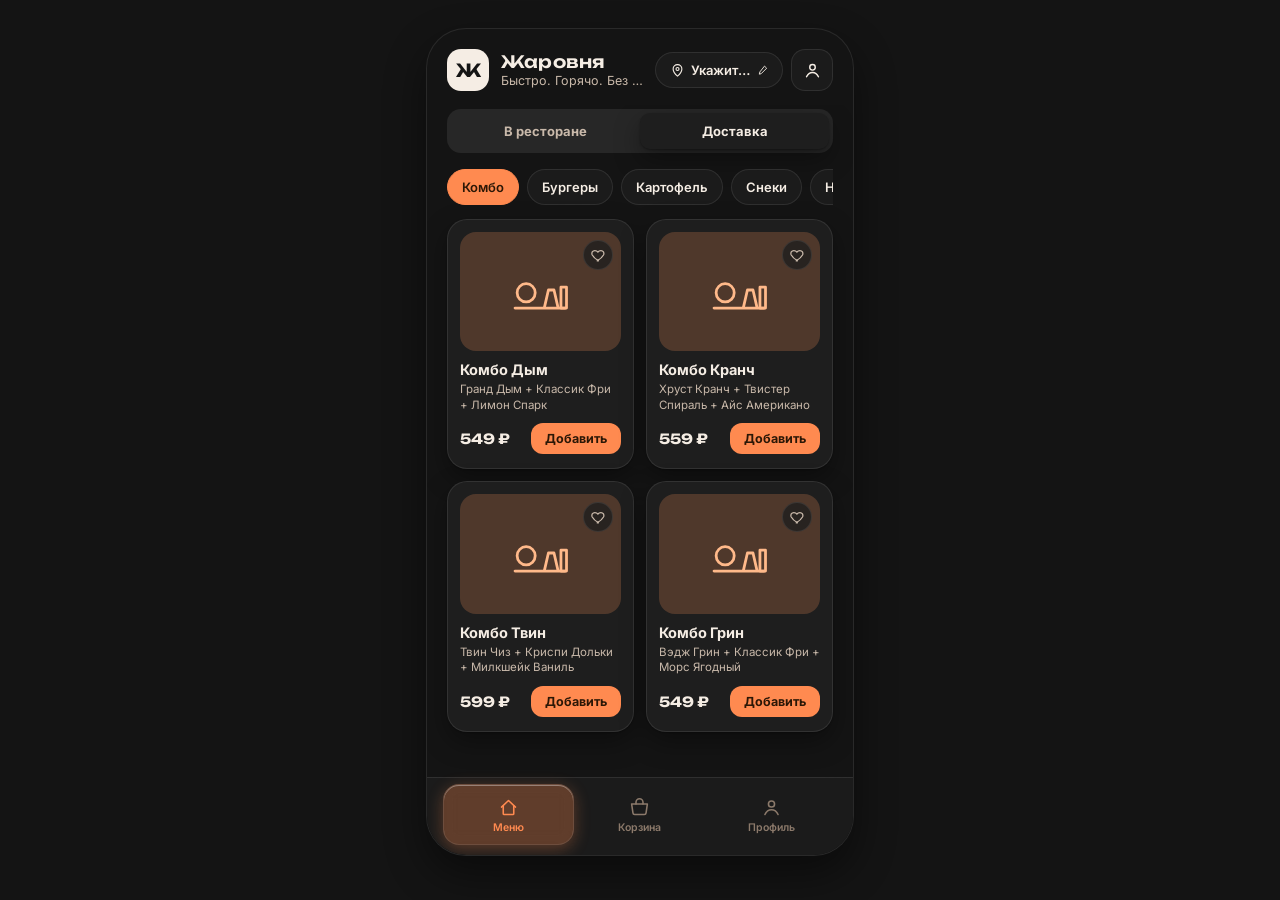
<file: projects/fastfood-demo/index.html>
<!DOCTYPE html>
<html lang="ru" data-theme="dark">
<head>
<meta charset="UTF-8">
<meta name="viewport" content="width=device-width, initial-scale=1, viewport-fit=cover">
<title>Жаровня — демо</title>
<link rel="preconnect" href="https://fonts.googleapis.com">
<link rel="preconnect" href="https://fonts.gstatic.com" crossorigin>
<link href="https://fonts.googleapis.com/css2?family=Unbounded:wght@500;600;700;800&family=Inter:wght@400;500;600;700&display=swap" rel="stylesheet">
<style>
  :root{
    --ink:#1F2023;
    --ink-soft:#5B5C61;
    --ink-faint:#9A9AA0;
    --milk:#FFFFFF;
    --surface:#FFFFFF;
    --surface-2:#F6F1EA;
    --accent:#F4511E;
    --accent-strong:#D6430F;
    --accent-soft:rgba(244,81,30,0.13);
    --accent-soft-2:rgba(244,81,30,0.22);
    --accent-on:#FFFFFF;
    --line:rgba(31,32,35,0.08);
    --shadow-1:0 1px 2px rgba(31,32,35,0.05), 0 10px 26px rgba(31,32,35,0.07);
    --shadow-2:0 18px 40px rgba(31,32,35,0.14);
    --glass-bg:rgba(255,255,255,0.65);
    --glass-bg-strong:rgba(255,255,255,0.85);
    --glass-border:rgba(255,255,255,0.6);
    --glass-blur:18px;
    --radius-lg:28px;
    --radius-md:20px;
    --radius-sm:14px;
    --font-display:'Unbounded', system-ui, sans-serif;
    --font-body:'Inter', system-ui, sans-serif;
    --tint-1:rgba(244,81,30,0.15);   --tint-1-fg:#D6430F;
    --tint-2:rgba(255,176,46,0.22);  --tint-2-fg:#A66B0A;
    --tint-3:rgba(196,148,74,0.20);  --tint-3-fg:#7A5A2E;
    --tint-4:rgba(255,138,34,0.16);  --tint-4-fg:#B85410;
    --tint-5:rgba(255,190,120,0.30); --tint-5-fg:#6B4423;
    --tint-combo:rgba(230,90,20,0.18); --tint-combo-fg:#A83E0C;
    color-scheme: light;
  }
  @media (prefers-color-scheme: dark){
    :root:not([data-theme="light"]){
      --ink:#F5EDE4;
      --ink-soft:#C9B9AA;
      --ink-faint:#8C7A6B;
      --milk:#141414;
      --surface:#1E1E1E;
      --surface-2:#272727;
      --accent:#FF8A50;
      --accent-strong:#FFB088;
      --accent-soft:rgba(255,138,80,0.20);
      --accent-soft-2:rgba(255,138,80,0.30);
      --accent-on:#2B1706;
      --line:rgba(255,255,255,0.09);
      --shadow-1:0 1px 2px rgba(0,0,0,0.3), 0 10px 26px rgba(0,0,0,0.35);
      --shadow-2:0 18px 40px rgba(0,0,0,0.45);
      --glass-bg:rgba(30,30,30,0.55);
      --glass-bg-strong:rgba(30,30,30,0.78);
      --glass-border:rgba(255,255,255,0.09);
      --glass-blur:20px;
      --tint-1:rgba(240,152,58,0.22);  --tint-1-fg:#FFC685;
      --tint-2:rgba(245,196,90,0.20);  --tint-2-fg:#FFDE9E;
      --tint-3:rgba(216,176,130,0.18); --tint-3-fg:#E8C9A0;
      --tint-4:rgba(240,140,90,0.20);  --tint-4-fg:#FFB48A;
      --tint-5:rgba(224,180,140,0.20); --tint-5-fg:#F0D3B0;
      --tint-combo:rgba(255,150,90,0.22); --tint-combo-fg:#FFB98A;
      color-scheme: dark;
    }
  }
  :root[data-theme="dark"]{
    --ink:#F5EDE4;
    --ink-soft:#C9B9AA;
    --ink-faint:#8C7A6B;
    --milk:#141414;
    --surface:#1E1E1E;
    --surface-2:#272727;
    --accent:#FF8A50;
    --accent-strong:#FFB088;
    --accent-soft:rgba(255,138,80,0.20);
    --accent-soft-2:rgba(255,138,80,0.30);
    --accent-on:#2B1706;
    --line:rgba(255,255,255,0.09);
    --shadow-1:0 1px 2px rgba(0,0,0,0.3), 0 10px 26px rgba(0,0,0,0.35);
    --shadow-2:0 18px 40px rgba(0,0,0,0.45);
    --glass-bg:rgba(30,30,30,0.55);
    --glass-bg-strong:rgba(30,30,30,0.78);
    --glass-border:rgba(255,255,255,0.09);
    --glass-blur:20px;
    --tint-1:rgba(240,152,58,0.22);  --tint-1-fg:#FFC685;
    --tint-2:rgba(245,196,90,0.20);  --tint-2-fg:#FFDE9E;
    --tint-3:rgba(216,176,130,0.18); --tint-3-fg:#E8C9A0;
    --tint-4:rgba(240,140,90,0.20);  --tint-4-fg:#FFB48A;
    --tint-5:rgba(224,180,140,0.20); --tint-5-fg:#F0D3B0;
    --tint-combo:rgba(255,150,90,0.22); --tint-combo-fg:#FFB98A;
    color-scheme: dark;
  }

  *{box-sizing:border-box; -webkit-tap-highlight-color: transparent;}
  /* Плавная смена цветовой темы: элементы без собственного transition получают его отсюда;
     элементы с уже заданным transition (кнопки и т.п.) ниже по каскаду его не теряют. */
  .phone, .phone *{ transition: background-color .35s ease, border-color .35s ease, color .35s ease, box-shadow .35s ease; }
  html,body{margin:0; padding:0; height:100%;}
  body{
    background: var(--milk);
    font-family: var(--font-body);
    color: var(--ink);
    display:flex;
    justify-content:center;
    min-height:100vh;
  }
  button{ font-family:inherit; }
  ul{ list-style:none; margin:0; padding:0; }
  svg{ display:block; }

  .app-shell{
    width:100%;
    display:flex;
    justify-content:center;
    padding: 28px 16px;
  }
  .phone{
    position:relative;
    width:100%;
    max-width:428px;
    height: 860px;
    max-height: 92vh;
    background: var(--milk);
    border-radius: 40px;
    box-shadow: var(--shadow-2);
    overflow:hidden;
    display:flex;
    flex-direction:column;
    border: 1px solid var(--line);
  }
  @media (max-width: 480px){
    .app-shell{ padding:0; }
    .phone{ border-radius:0; height:100vh; max-height:none; box-shadow:none; border:none; }
  }

  /* ---------- Topbar ---------- */
  .topbar{
    position:relative;
    z-index:10;
    display:flex;
    align-items:center;
    justify-content:space-between;
    gap:12px;
    padding: 20px 20px 14px;
    animation: rise .5s cubic-bezier(.2,.7,.2,1) both;
  }
  .brand{ display:flex; align-items:center; gap:12px; min-width:0; }
  .brand-mark{
    width:42px; height:42px; border-radius:14px;
    background: var(--ink);
    color: var(--milk);
    display:flex; align-items:center; justify-content:center;
    font-family: var(--font-display); font-weight:700; font-size:18px;
    flex-shrink:0;
  }
  .brand-text{ display:flex; flex-direction:column; min-width:0; }
  .brand-text strong{
    font-family: var(--font-display); font-weight:600; font-size:17px; letter-spacing:0.2px;
    line-height:1.15;
  }
  .greeting{
    font-size:12.5px; color: var(--ink-soft); margin-top:2px;
    white-space:nowrap; overflow:hidden; text-overflow:ellipsis; max-width:180px;
  }
  .topbar-actions{ display:flex; align-items:center; gap:8px; flex-shrink:0; }

  .chip{
    position:relative; overflow:hidden;
    display:inline-flex; align-items:center; gap:6px;
    border:1px solid var(--glass-border);
    background: var(--glass-bg-strong);
    -webkit-backdrop-filter: blur(var(--glass-blur));
    backdrop-filter: blur(var(--glass-blur));
    color: var(--ink);
    border-radius: 999px;
    padding: 9px 14px;
    font-size: 13px;
    font-weight:600;
    cursor:pointer;
    transform: scale(1);
    transition: transform .18s cubic-bezier(.2,.8,.2,1), background-color .35s ease, color .35s ease, border-color .35s ease;
  }
  .chip.pressed{ transform: scale(0.95); }
  .address-wrap{ position:relative; }
  .address-chip svg{ width:15px; height:15px; flex-shrink:0; }
  .address-chip .chev-icon{ width:11px; height:11px; transition: transform .28s cubic-bezier(.2,.8,.2,1); }
  .address-chip.open .chev-icon{ transform: scale(1.15) rotate(-8deg); color: var(--accent); }
  .address-chip span{ white-space:nowrap; }

  .address-dropdown{
    position:absolute; top: calc(100% + 8px); right:0;
    width: 240px;
    display:flex; flex-direction:column; gap:8px;
    background: var(--surface);
    border:1px solid var(--line);
    border-radius: 18px;
    box-shadow: var(--shadow-2);
    padding:12px;
    z-index:60;
    opacity:0; transform: translateY(-6px) scale(0.97);
    pointer-events:none;
    transform-origin: top right;
    transition: opacity .22s cubic-bezier(.2,.8,.2,1), transform .22s cubic-bezier(.2,.8,.2,1), background-color .35s ease;
  }
  .address-dropdown.open{ opacity:1; transform: translateY(0) scale(1); pointer-events:auto; }
  .address-input{
    width:100%;
    border:1px solid var(--line);
    background: var(--surface-2);
    color: var(--ink);
    border-radius:12px;
    padding:10px 12px;
    font-size:13px;
    font-family: var(--font-body);
    outline:none;
    transition: border-color .2s ease, background-color .35s ease;
  }
  .address-input:focus{ border-color: var(--accent); }
  .address-save-btn{
    position:relative; overflow:hidden;
    width:100%; border:none; border-radius:12px;
    background: var(--accent); color: var(--accent-on);
    padding:10px; font-size:13px; font-weight:700;
    cursor:pointer;
    transform: scale(1);
    transition: transform .18s cubic-bezier(.2,.8,.2,1), background-color .35s ease;
  }
  .address-save-btn.pressed{ transform: scale(0.96); }

  .icon-btn{
    position:relative; overflow:hidden;
    width:42px; height:42px; border-radius:14px;
    border:1px solid var(--glass-border);
    background: var(--glass-bg-strong);
    -webkit-backdrop-filter: blur(var(--glass-blur));
    backdrop-filter: blur(var(--glass-blur));
    color: var(--ink);
    display:flex; align-items:center; justify-content:center;
    cursor:pointer;
    transform: scale(1);
    transition: transform .18s cubic-bezier(.2,.8,.2,1), background-color .35s ease;
  }
  .icon-btn.pressed{ transform: scale(0.92); }
  .icon-btn svg{ width:19px; height:19px; }

  /* glass sweep element used by every interactive control */
  .glass-sweep{
    position:absolute; top:50%; left:0;
    width:52%; aspect-ratio:1/1;
    border-radius:999px;
    background: radial-gradient(circle at 32% 32%, rgba(255,255,255,0.92), var(--accent-soft-2) 55%, rgba(255,255,255,0) 78%);
    -webkit-backdrop-filter: blur(5px);
    backdrop-filter: blur(5px);
    pointer-events:none;
    opacity:0;
    will-change: transform, opacity;
  }

  /* ---------- Map card ---------- */
  .map-card{
    position:relative;
    margin: 14px 0 18px;
    height: 168px;
    border-radius: var(--radius-lg);
    background: var(--surface);
    border:1px solid var(--line);
    box-shadow: var(--shadow-1);
    overflow:hidden;
    cursor:pointer;
    animation: rise .55s .05s cubic-bezier(.2,.7,.2,1) both;
    transition: transform .18s cubic-bezier(.2,.8,.2,1), height .32s cubic-bezier(.2,.8,.2,1), margin .32s ease, opacity .28s ease, border-width .32s ease;
  }
  .map-card.is-hidden{
    height:0; margin-top:0; margin-bottom:0; border-width:0; opacity:0; pointer-events:none;
  }
  .map-card:active{ transform: scale(0.985); }
  .map-surface{ width:100%; height:100%; }
  .moscow-map{ width:100%; height:100%; }
  .grid-dot{ fill: var(--line); }

  .mode-toggle{
    position:relative;
    display:flex;
    background: var(--surface-2);
    border-radius:14px;
    padding:4px;
    margin: 4px 0 14px;
  }
  .mode-indicator{
    position:absolute; top:4px; bottom:4px; left:4px;
    border-radius:10px;
    background: var(--surface);
    box-shadow: var(--shadow-1);
    transition: left .32s cubic-bezier(.22,.85,.32,1), width .32s cubic-bezier(.22,.85,.32,1);
  }
  .mode-btn{
    position:relative; z-index:1; flex:1;
    background:none; border:none;
    padding:10px 12px;
    font-size:13px; font-weight:700;
    color: var(--ink-soft);
    cursor:pointer;
    transform: scale(1);
    transition: color .25s ease, transform .18s cubic-bezier(.2,.8,.2,1);
  }
  .mode-btn.pressed{ transform: scale(0.96); }
  .mode-btn.active{ color: var(--ink); }

  .map-expand-hint{
    position:absolute; top:10px; right:10px; z-index:2;
    width:30px; height:30px; border-radius:10px;
    background: var(--glass-bg);
    border: 1px solid var(--glass-border);
    -webkit-backdrop-filter: blur(var(--glass-blur));
    backdrop-filter: blur(var(--glass-blur));
    display:flex; align-items:center; justify-content:center;
    color: var(--ink-soft);
    pointer-events:none;
  }
  .map-expand-hint svg{ width:15px; height:15px; }

  .map-fullscreen{
    position:absolute; inset:0; z-index:100;
    background: var(--milk);
    opacity:0;
    pointer-events:none;
    transition: opacity .3s ease;
  }
  .map-fullscreen.open{ opacity:1; pointer-events:auto; }
  .map-fullscreen-surface{ width:100%; height:100%; }
  .map-fullscreen-surface .moscow-map{ width:100%; height:100%; }
  .map-fullscreen-close{
    position:absolute; top:16px; right:16px; z-index:2;
    width:40px; height:40px; border-radius:12px;
    border:1px solid var(--glass-border);
    background: var(--glass-bg-strong);
    -webkit-backdrop-filter: blur(var(--glass-blur));
    backdrop-filter: blur(var(--glass-blur));
    color: var(--ink);
    display:flex; align-items:center; justify-content:center;
    cursor:pointer;
    box-shadow: var(--shadow-1);
    transform: scale(1);
    transition: transform .18s cubic-bezier(.2,.8,.2,1), background-color .35s ease;
  }
  .map-fullscreen-close.pressed{ transform: scale(0.9); }
  .map-fullscreen-close svg{ width:18px; height:18px; }
  .marker{ cursor:pointer; }

  .marker .pin-shadow{ fill: rgba(18,38,34,0.16); }
  .marker .pin-body{ fill: var(--surface); stroke: var(--ink-faint); stroke-width:1.4; transition: stroke .2s ease, fill .2s ease; }
  .marker .pin-dot{ fill: var(--ink-faint); transition: fill .2s ease; }
  .marker.active .pin-body{ fill: var(--accent); stroke: var(--accent-strong); }
  .marker.active .pin-dot{ fill: #fff; }
  .marker:focus{ outline:none; }
  .marker:focus .pin-body{ stroke: var(--accent); stroke-width:2; }

  .my-location{ cursor:pointer; }
  .my-location .me-ring{ fill: var(--surface); stroke: var(--accent); stroke-width:1.6; }
  .my-location .me-dot{ fill: var(--accent); }
  .my-location:focus{ outline:none; }
  .my-location:focus .me-ring{ stroke-width:2.4; }

  .yandex-pin{
    width:22px; height:22px; border-radius:50%;
    background: var(--surface);
    border:1.6px solid var(--ink-faint);
    box-shadow: 0 2px 6px rgba(0,0,0,0.18);
    cursor:pointer;
    transform: translate(-50%,-50%);
    display:flex; align-items:center; justify-content:center;
  }
  .yandex-pin::after{
    content:''; width:7px; height:7px; border-radius:50%; background: var(--ink-faint);
  }
  .yandex-pin.active{ background: var(--accent); border-color: var(--accent-strong); }
  .yandex-pin.active::after{ background:#fff; }
  .yandex-pin.yandex-pin-me{
    width:18px; height:18px; border-color: var(--accent);
  }
  .yandex-pin.yandex-pin-me::after{ background: var(--accent); }

  /* ---------- Screens ---------- */
  .screen{
    display:none;
    opacity:0;
    transform: translateY(10px);
    transition: opacity .28s ease, transform .28s ease, max-height .32s ease, margin .32s ease;
    padding: 0 20px 20px;
    flex:1;
    min-height:0;
    overflow-y:auto;
    -webkit-overflow-scrolling: touch;
  }
  .screen.active{ display:block; opacity:1; transform:translateY(0); }
  .screen-title{
    font-family: var(--font-display); font-weight:600; font-size:22px; margin: 6px 0 16px;
  }

  .chips-row{
    display:flex; gap:8px; overflow-x:auto; padding: 2px 0 14px;
    scrollbar-width:none;
    -webkit-overflow-scrolling: touch;
    scroll-behavior: smooth;
    cursor: grab;
    user-select: none;
  }
  .chips-row.dragging{ cursor: grabbing; scroll-behavior: auto; }
  .chips-row::-webkit-scrollbar{ display:none; }
  .category-chip{ flex-shrink:0; }
  .category-chip.active{
    background: var(--accent); color: var(--accent-on); border-color: var(--accent);
  }

  .product-grid{
    display:grid; grid-template-columns: 1fr 1fr; gap:12px;
    animation: fadeIn .3s ease both;
  }
  .product-card{
    position:relative;
    background: var(--surface);
    border:1px solid var(--line);
    border-radius: var(--radius-md);
    padding: 12px 12px 14px;
    box-shadow: var(--shadow-1);
    transition: transform .22s cubic-bezier(.2,.8,.2,1), box-shadow .22s ease, background-color .35s ease, border-color .35s ease;
  }
  @media (hover: hover){
    .product-card:hover{ transform: translateY(-3px); box-shadow: var(--shadow-2); }
  }
  .product-card:active{ transform: scale(0.98); }
  .product-card.just-added{ animation: cardPop .42s cubic-bezier(.22,.7,.3,1); }

  .card-media{
    position:relative;
    width:100%; aspect-ratio: 1.35/1;
    border-radius: 16px;
    display:flex; align-items:center; justify-content:center;
    margin-bottom:10px;
    color: var(--ink);
  }
  .card-media svg{ width:56%; height:56%; }
  .card-media.cat-burgers{ background: var(--tint-1); color: var(--tint-1-fg); }
  .card-media.cat-fries{ background: var(--tint-2); color: var(--tint-2-fg); }
  .card-media.cat-snacks{ background: var(--tint-3); color: var(--tint-3-fg); }
  .card-media.cat-drinks{ background: var(--tint-4); color: var(--tint-4-fg); }
  .card-media.cat-desserts{ background: var(--tint-5); color: var(--tint-5-fg); }
  .card-media.cat-combo{ background: var(--tint-combo); color: var(--tint-combo-fg); }
  .fav-btn{
    position:absolute; top:8px; right:8px; z-index:2;
    width:30px; height:30px; border-radius:50%;
    background: var(--glass-bg-strong);
    border: 1px solid var(--glass-border);
    -webkit-backdrop-filter: blur(var(--glass-blur));
    backdrop-filter: blur(var(--glass-blur));
    display:flex; align-items:center; justify-content:center;
    cursor:pointer;
    overflow:hidden;
    transition: transform .18s cubic-bezier(.2,.8,.2,1);
  }
  .fav-btn svg{ width:15px; height:15px; color: var(--ink-soft); transition: color .2s ease; }
  .fav-btn.is-fav svg{ color: var(--accent-strong); }
  .fav-btn.pressed{ transform: scale(0.88); }

  .badge-tag{
    position:absolute; top:8px; left:8px; z-index:2;
    background: var(--accent-soft-2); color: var(--accent-strong);
    font-size:10.5px; font-weight:700; padding:4px 9px; border-radius:999px;
  }

  .card-name{ font-size:14.5px; font-weight:700; line-height:1.25; margin-bottom:3px; }
  .card-desc{
    font-size:11.5px; color: var(--ink-soft); line-height:1.35;
    display:-webkit-box; -webkit-line-clamp:2; -webkit-box-orient:vertical; overflow:hidden;
    min-height: 30px; margin-bottom:10px;
  }
  .card-footer{ display:flex; align-items:center; justify-content:space-between; gap:6px; }
  .card-price{ font-size:14px; font-weight:700; font-family: var(--font-display); }

  .add-btn{
    position:relative; overflow:hidden;
    background: var(--accent); color: var(--accent-on);
    border:none; border-radius:12px;
    padding: 8px 14px;
    font-size:12.5px; font-weight:700;
    cursor:pointer;
    transform: scale(1);
    transition: transform .18s cubic-bezier(.2,.8,.2,1), background-color .35s ease, color .35s ease;
  }
  .add-btn.pressed{ transform: scale(0.92); }

  .stepper{
    display:flex; align-items:center; gap:0;
    background: var(--surface-2);
    border-radius:12px;
    overflow:hidden;
  }
  .stepper button{
    position:relative; overflow:hidden;
    width:28px; height:30px;
    border:none; background:transparent; color: var(--ink);
    font-size:16px; font-weight:700; cursor:pointer;
    display:flex; align-items:center; justify-content:center;
    transform: scale(1);
    transition: transform .16s cubic-bezier(.2,.8,.2,1);
  }
  .stepper button.pressed{ transform: scale(0.85); }
  .stepper .qty-val{ min-width:18px; text-align:center; font-size:13px; font-weight:700; }

  /* ---------- Delivery screen ---------- */
  .delivery-card, .summary-card{
    background: var(--surface);
    border:1px solid var(--line);
    border-radius: var(--radius-md);
    padding: 14px 16px;
    box-shadow: var(--shadow-1);
    margin-bottom:14px;
  }
  .delivery-row, .summary-row{
    display:flex; align-items:center; justify-content:space-between;
    font-size:13.5px; padding:7px 0;
  }
  .delivery-row span:first-child, .summary-row span:first-child{ color: var(--ink-soft); }
  .delivery-row + .delivery-row, .summary-row + .summary-row{ border-top:1px solid var(--line); }
  .summary-row.total{ font-weight:700; font-size:15.5px; padding-top:10px; }
  .summary-row.total span:first-child{ color: var(--ink); }

  .delivery-address-input{
    flex:1; min-width:0; margin-left:14px;
    border:none; background:none; outline:none;
    text-align:right;
    font-family: var(--font-body); font-size:13.5px; font-weight:700;
    color: var(--ink);
    transition: color .2s ease;
  }
  .delivery-address-input::placeholder{ color: var(--ink-faint); font-weight:600; }
  .delivery-address-input:focus{ color: var(--accent-strong); }

  .dine-in-card{ margin-bottom:14px; }
  .dine-in-map-slot .map-card{ margin-bottom:0; }
  .dine-in-address-row{
    display:flex; align-items:center; justify-content:space-between;
    background: var(--surface);
    border:1px solid var(--line);
    border-radius: var(--radius-md);
    padding:14px 16px;
    margin-top:10px;
    box-shadow: var(--shadow-1);
    font-size:13.5px;
  }
  .dine-in-address-row span{ color: var(--ink-soft); }

  .cart-list{ display:flex; flex-direction:column; gap:10px; margin-bottom:14px; }
  .cart-item{
    display:flex; align-items:center; gap:12px;
    background: var(--surface);
    border:1px solid var(--line);
    border-radius: var(--radius-sm);
    padding:10px 12px;
    box-shadow: var(--shadow-1);
  }
  .cart-item .card-media{ width:52px; height:52px; margin:0; flex-shrink:0; aspect-ratio:auto; }
  .cart-item .card-media svg{ width:60%; height:60%; }
  .cart-item-info{ flex:1; min-width:0; }
  .cart-item-info .card-name{ font-size:13px; margin-bottom:2px; }
  .cart-item-info .card-price{ font-size:12.5px; color: var(--ink-soft); font-family: var(--font-body); font-weight:600; }
  .empty-cart{
    text-align:center; padding: 28px 10px; color: var(--ink-faint); font-size:13px;
    border:1px dashed var(--line); border-radius: var(--radius-md);
  }

  .cta-button{
    position:relative; overflow:hidden;
    width:100%; border:none; border-radius: 18px;
    background: var(--accent); color: var(--accent-on);
    padding: 16px; font-size:15px; font-weight:700;
    font-family: var(--font-body);
    cursor:pointer;
    box-shadow: var(--shadow-1), inset 0 1px 0 rgba(255,255,255,0.32);
    transform: scale(1);
    transition: transform .18s cubic-bezier(.2,.8,.2,1), background-color .35s ease, color .35s ease, opacity .2s ease;
  }
  .cta-button.pressed{ transform: scale(0.97); }
  .cta-button:disabled{ opacity:0.4; cursor:not-allowed; box-shadow:none; }

  /* ---------- Profile screen ---------- */
  .profile-head{ display:flex; align-items:center; gap:14px; margin-bottom:22px; }
  .avatar{
    width:56px; height:56px; border-radius:50%;
    background: var(--accent-soft); color: var(--accent-strong);
    display:flex; align-items:center; justify-content:center;
    font-family: var(--font-display); font-weight:700; font-size:16px;
    flex-shrink:0;
  }
  .profile-head > div{ display:flex; flex-direction:column; gap:3px; }
  .profile-head strong{ font-size:15.5px; }
  .profile-head span{ font-size:12.5px; color: var(--ink-soft); }

  .profile-section{ margin-bottom:22px; }
  .profile-section h3{
    font-size:12px; text-transform: none; color: var(--ink-faint);
    font-weight:600; margin: 0 0 10px; letter-spacing:0.1px;
  }

  .order-history li{
    display:flex; align-items:center; justify-content:space-between;
    padding:12px 14px;
    background: var(--surface); border:1px solid var(--line);
    border-radius: var(--radius-sm); margin-bottom:8px;
    box-shadow: var(--shadow-1);
  }
  .order-history .order-main{ display:flex; flex-direction:column; gap:2px; }
  .order-history .order-date{ font-size:11.5px; color: var(--ink-faint); }
  .order-history .order-items{ font-size:13px; font-weight:600; max-width:190px; overflow:hidden; text-overflow:ellipsis; white-space:nowrap; }
  .order-history .order-total{ font-size:13.5px; font-weight:700; font-family: var(--font-display); }

  .favorites-list{ display:flex; flex-wrap:wrap; gap:8px; }
  .favorites-list li{
    display:flex; align-items:center; gap:7px;
    background: var(--surface); border:1px solid var(--line);
    border-radius:999px; padding:8px 13px; font-size:12.5px; font-weight:600;
    box-shadow: var(--shadow-1);
  }
  .favorites-list li svg{ width:13px; height:13px; color: var(--accent-strong); flex-shrink:0; }
  .favorites-empty{ font-size:12.5px; color: var(--ink-faint); }

  .settings-list li{
    display:flex; align-items:center; justify-content:space-between;
    padding: 13px 14px;
    background: var(--surface);
    border:1px solid var(--line);
    border-top:none;
    font-size:13.5px;
    cursor:pointer;
  }
  .settings-list li:first-child{ border-top:1px solid var(--line); border-radius: 16px 16px 0 0; }
  .settings-list li:last-child{ border-radius: 0 0 16px 16px; }
  .settings-list .chev{ color: var(--ink-faint); font-size:16px; }

  /* ---------- Order status screen ---------- */
  .order-status-card{
    display:flex; flex-direction:column; align-items:center; text-align:center;
    background: var(--glass-bg-strong);
    border:1px solid var(--glass-border);
    border-radius: var(--radius-md);
    -webkit-backdrop-filter: blur(var(--glass-blur));
    backdrop-filter: blur(var(--glass-blur));
    padding: 28px 20px 22px;
    box-shadow: var(--shadow-1);
    margin-bottom:14px;
    transition: background-color .35s ease, border-color .35s ease;
  }
  .order-status-icon{
    width:64px; height:64px; border-radius:50%;
    background: var(--accent-soft);
    color: var(--accent-strong);
    display:flex; align-items:center; justify-content:center;
    margin-bottom:14px;
  }
  .order-status-icon svg{ width:30px; height:30px; }
  .order-status-text{ font-size:16px; font-weight:700; margin-bottom:16px; }
  .order-progress{
    width:100%; height:6px; border-radius:999px;
    background: var(--surface-2);
    overflow:hidden;
  }
  .order-progress-fill{
    height:100%; width:0%; border-radius:999px;
    background: var(--accent);
    transition: width 1s linear;
  }

  .switch{
    position:relative; width:44px; height:26px; border-radius:999px;
    background: var(--surface-2); border:none; cursor:pointer; flex-shrink:0;
    transition: background-color .25s ease;
  }
  .switch .knob{
    position:absolute; top:3px; left:3px; width:20px; height:20px; border-radius:50%;
    background:#fff; box-shadow: 0 2px 5px rgba(0,0,0,0.2);
    transition: transform .28s cubic-bezier(.34,1.4,.4,1);
  }
  .switch.active{ background: var(--accent); }
  .switch.active .knob{ transform: translateX(18px); }

  /* ---------- Bottom nav ---------- */
  .bottom-nav{
    position:relative;
    display:flex;
    padding: 10px 16px calc(12px + env(safe-area-inset-bottom));
    background: var(--glass-bg-strong);
    -webkit-backdrop-filter: blur(var(--glass-blur)) saturate(1.5);
    backdrop-filter: blur(var(--glass-blur)) saturate(1.5);
    border-top: 1px solid var(--glass-border);
    transition: background-color .35s ease, border-color .35s ease;
  }
  .nav-indicator{
    position:absolute; top:6px; height: calc(100% - 16px);
    border-radius: 16px;
    background: var(--accent-soft-2);
    border: 1px solid var(--glass-border);
    -webkit-backdrop-filter: blur(8px);
    backdrop-filter: blur(8px);
    box-shadow: 0 4px 16px var(--accent-soft-2), inset 0 1px 0 rgba(255,255,255,0.35);
    transition: left .38s cubic-bezier(.22,.85,.32,1), width .38s cubic-bezier(.22,.85,.32,1), background-color .35s ease;
    pointer-events:none;
  }
  .nav-btn{
    position:relative; z-index:1; flex:1;
    display:flex; flex-direction:column; align-items:center; gap:3px;
    background:none; border:none; padding:9px 4px;
    color: var(--ink-faint);
    font-size:10.5px; font-weight:600;
    cursor:pointer;
    transition: color .25s ease, transform .18s cubic-bezier(.2,.8,.2,1);
  }
  .nav-btn.pressed{ transform: scale(0.9); }
  .nav-btn svg{ width:21px; height:21px; }
  .nav-btn.active{ color: var(--accent); }
  .cart-badge{
    position:absolute; top:2px; right: 22%;
    background: var(--accent); color:#fff;
    font-size:9px; font-weight:700; min-width:15px; height:15px; border-radius:999px;
    display:flex; align-items:center; justify-content:center; padding:0 3px;
  }

  /* ---------- Toast ---------- */
  .toast{
    position:absolute; left:50%; bottom:100px;
    transform: translate(-50%, 12px);
    background: var(--glass-bg-strong); color: var(--ink);
    border: 1px solid var(--glass-border);
    -webkit-backdrop-filter: blur(var(--glass-blur));
    backdrop-filter: blur(var(--glass-blur));
    padding: 12px 18px; border-radius:14px;
    font-size:13px; font-weight:600;
    box-shadow: var(--shadow-2);
    opacity:0; pointer-events:none;
    transition: opacity .3s ease, transform .3s cubic-bezier(.2,.8,.2,1), background-color .35s ease, color .35s ease;
    z-index:20;
    white-space:nowrap;
  }
  .toast.show{ opacity:1; transform: translate(-50%, 0); }

  @keyframes rise{ from{ opacity:0; transform: translateY(12px);} to{ opacity:1; transform:translateY(0);} }
  @keyframes fadeIn{ from{ opacity:0; } to{ opacity:1; } }
  @keyframes cardPop{ 0%{ transform:scale(1);} 35%{ transform:scale(1.035);} 100%{ transform:scale(1);} }

  @media (prefers-reduced-motion: reduce){
    *{ animation-duration:0.001ms !important; animation-iteration-count:1 !important; transition-duration:0.001ms !important; }
  }
  [hidden] { display:none !important; }
  .marker:not([data-id="m1"]), .my-location { display:none; }
  .card-price { white-space:nowrap; }
  .card-footer { gap:6px; flex-wrap:wrap; }
  .address-chip span { max-width:60px; overflow:hidden; text-overflow:ellipsis; }
  .brand-text strong { white-space:nowrap; }
  @media (max-width:360px) { .address-chip span { display:none; } }
  #menuMessage:empty, #checkoutMessage:empty { display:none; }
  #customerForm { padding:16px; } #customerForm label { display:block; margin-bottom:12px; }
  dialog { max-width:390px; width:90%; border:1px solid var(--line); border-radius:20px; background:var(--surface); color:var(--ink); padding:24px; }
  dialog::backdrop { background:rgba(0,0,0,.5); }
  .card-media img { width:100%; height:100%; object-fit:cover; border-radius:16px; }
  #menuMessage, #checkoutMessage { color:var(--ink-soft); font-size:14px; }
</style>
</head>
<body>
<div class="app-shell">
  <div class="phone" id="phone">

    <header class="topbar">
      <div class="brand">
        <span class="brand-mark">Ж</span>
        <div class="brand-text">
          <strong>Жаровня</strong>
          <span class="greeting" id="greeting">Быстро. Горячо. Без компромиссов.</span>
        </div>
      </div>
      <div class="topbar-actions">
        <div class="address-wrap">
          <button class="chip address-chip" id="addressChip" type="button" aria-label="Изменить адрес доставки" aria-haspopup="dialog" aria-expanded="false">
            <svg viewBox="0 0 24 24" fill="none" stroke="currentColor" stroke-width="1.8" stroke-linecap="round" stroke-linejoin="round"><path d="M12 21s-7-6.1-7-11.5A7 7 0 0 1 19 9.5C19 14.9 12 21 12 21Z"/><circle cx="12" cy="9.5" r="2.4"/></svg>
            <span id="addressLabel">Тверская, 12</span>
            <svg class="chev-icon" viewBox="0 0 24 24" fill="none" stroke="currentColor" stroke-width="2" stroke-linecap="round" stroke-linejoin="round"><path d="M17 3l4 4L9 19l-4 1 1-4Z"/></svg>
          </button>
          <div class="address-dropdown" id="addressDropdown" role="dialog" aria-label="Изменить адрес доставки">
            <input type="text" id="addressInput" class="address-input" placeholder="Введите адрес доставки" autocomplete="off">
            <button type="button" class="address-save-btn" id="addressSaveBtn">Сохранить</button>
          </div>
        </div>
        <button class="icon-btn" id="profileShortcut" type="button" aria-label="Открыть профиль">
          <svg viewBox="0 0 24 24" fill="none" stroke="currentColor" stroke-width="1.8" stroke-linecap="round" stroke-linejoin="round"><circle cx="12" cy="8" r="3.5"/><path d="M4.5 20c1.6-3.6 4.4-5.4 7.5-5.4s5.9 1.8 7.5 5.4"/></svg>
        </button>
      </div>
    </header>

    <main class="screen active" id="screen-menu">
      <div class="mode-toggle" id="modeToggle">
        <div class="mode-indicator" id="modeIndicator"></div>
        <button class="mode-btn" data-mode="dine-in" type="button">В ресторане</button>
        <button class="mode-btn active" data-mode="delivery" type="button">Доставка</button>
      </div>

      <section class="map-card is-hidden" id="mapCard">
        <div class="map-surface" id="mapSurface">
        <svg class="moscow-map" viewBox="0 0 400 220" role="img" aria-label="Схема расположения ресторанов Жаровня">
          <defs>
            <pattern id="locatorGrid" width="24" height="24" patternUnits="userSpaceOnUse">
              <circle class="grid-dot" cx="2" cy="2" r="1.4"/>
            </pattern>
          </defs>
          <rect x="0" y="0" width="400" height="220" fill="url(#locatorGrid)"/>

          <g class="marker active" data-id="m1" tabindex="0" role="button" aria-label="Ресторан на Тверской, 12" transform="translate(110,58)">
            <ellipse class="pin-shadow" cx="0" cy="15" rx="7" ry="2.4"/>
            <circle class="pin-body" r="9"/>
            <circle class="pin-dot" r="3"/>
          </g>
          <g class="marker" data-id="m2" tabindex="0" role="button" aria-label="Ресторан на Арбате, 4" transform="translate(282,48)">
            <ellipse class="pin-shadow" cx="0" cy="15" rx="7" ry="2.4"/>
            <circle class="pin-body" r="9"/>
            <circle class="pin-dot" r="3"/>
          </g>
          <g class="marker" data-id="m3" tabindex="0" role="button" aria-label="Ресторан в Сокольниках, 9" transform="translate(332,138)">
            <ellipse class="pin-shadow" cx="0" cy="15" rx="7" ry="2.4"/>
            <circle class="pin-body" r="9"/>
            <circle class="pin-dot" r="3"/>
          </g>
          <g class="marker" data-id="m4" tabindex="0" role="button" aria-label="Ресторан на Кутузовском, 24" transform="translate(66,152)">
            <ellipse class="pin-shadow" cx="0" cy="15" rx="7" ry="2.4"/>
            <circle class="pin-body" r="9"/>
            <circle class="pin-dot" r="3"/>
          </g>

          <g class="my-location" id="myLocationMarker" tabindex="0" role="button" aria-label="Ваше местоположение: Малая Бронная, 7" transform="translate(206,116)">
            <circle class="me-ring" r="7"/>
            <circle class="me-dot" r="3"/>
          </g>
        </svg>
        </div>
        <div class="map-expand-hint" aria-hidden="true">
          <svg viewBox="0 0 24 24" fill="none" stroke="currentColor" stroke-width="2" stroke-linecap="round" stroke-linejoin="round"><path d="M9 3H3v6M15 3h6v6M9 21H3v-6M15 21h6v-6"/></svg>
        </div>
      </section>

      <div class="chips-row" id="categoryChips"></div>
      <p id="menuMessage" role="status">Загружаем меню…</p><button class="chip" id="retryMenu" hidden>Повторить загрузку</button><div class="product-grid" id="productGrid"></div>
    </main>

    <main class="screen" id="screen-delivery">
      <h2 class="screen-title">Корзина</h2>

      <div class="delivery-card" id="deliveryModeInfo">
        <div class="delivery-row">
          <span>Адрес доставки</span>
          <input type="text" id="deliveryAddressInput" class="delivery-address-input" placeholder="Введите адрес" autocomplete="off">
        </div>
        <div class="delivery-row"><span>Время</span><strong id="deliveryTime">Уточняется</strong></div>
        <div class="delivery-row"><span>Стоимость доставки</span><strong id="deliveryFeeLabel">199 ₽</strong></div>
      </div>

      <div class="dine-in-card" id="dineInCard" style="display:none;">
        <div class="dine-in-map-slot" id="dineInMapSlot"></div>
        <div class="dine-in-address-row">
          <span>Адрес ресторана</span>
          <strong id="restaurantAddressText">Тверская, 12</strong>
        </div>
      </div>

      <form id="customerForm" class="delivery-card">
        <label>Имя<input class="address-input" id="customerName" required maxlength="200" autocomplete="name"></label>
        <label>Телефон<input class="address-input" id="customerPhone" type="tel" required pattern="[+0-9 ()\-]{7,30}" maxlength="30" autocomplete="tel"></label>
        <label>Комментарий<textarea class="address-input" id="customerComment" maxlength="2000"></textarea></label>
      </form>
      <button class="chip" id="clearCart" type="button">Очистить корзину</button>
      <p id="checkoutMessage" role="status"></p>
      <div class="cart-list" id="cartList"></div>
      <div class="summary-card">
        <div class="summary-row"><span>Сумма заказа</span><span id="sumSubtotal">0 ₽</span></div>
        <div class="summary-row"><span>Доставка</span><span id="sumDelivery">199 ₽</span></div>
        <div class="summary-row total"><span>Итого</span><span id="sumTotal">0 ₽</span></div>
      </div>
      <button class="cta-button" id="checkoutBtn" type="button" disabled>Оформить заказ</button>
    </main>

    <main class="screen" id="screen-profile">
      <h2 class="screen-title">Профиль</h2>
      <div class="profile-head">
        <div class="avatar">Ж</div>
        <div>
          <strong id="profileName">Гость</strong>
          <span id="profileAddress">Тверская ул., 12</span>
        </div>
      </div>
      <section class="profile-section">
        <h3>История заказов</h3>
        <ul class="order-history" id="orderHistory"></ul>
      </section>
      <section class="profile-section">
        <h3>Избранное</h3>
        <ul class="favorites-list" id="favoritesList"></ul>
      </section>
      <section class="profile-section">
        <h3>Настройки</h3>
        <ul class="settings-list">
          <li>
            <span>Тёмная тема</span>
            <button class="switch" id="themeSwitch" role="switch" aria-checked="false" type="button"><span class="knob"></span></button>
          </li>
          <li>
            <span>Push-уведомления</span>
            <button class="switch active" id="pushSwitch" role="switch" aria-checked="true" type="button"><span class="knob"></span></button>
          </li>
          <li class="settings-row" id="paymentRow"><span>Способ оплаты</span><span class="chev">›</span></li>
          <li class="settings-row" id="supportRow"><span>Поддержка</span><span class="chev">›</span></li>
        </ul>
      </section>
    </main>

    <main class="screen" id="screen-orders">
      <h2 class="screen-title">Заказ в пути</h2>
      <div class="order-status-card">
        <div class="order-status-icon" id="orderStatusIcon"></div>
        <div class="order-status-text" id="orderStatusText">Готовим ваш заказ</div>
        <div class="order-progress"><div class="order-progress-fill" id="orderProgressFill"></div></div>
      </div>
      <div class="delivery-card">
        <div class="delivery-row"><span>Номер заказа</span><strong id="orderNumber">—</strong></div>
        <div class="delivery-row"><span>Адрес доставки</span><strong id="orderAddress">—</strong></div>
        <div class="delivery-row"><span>Сумма заказа</span><strong id="orderTotal">0 ₽</strong></div>
      </div>
    </main>

    <nav class="bottom-nav" id="bottomNav">
      <div class="nav-indicator" id="navIndicator"></div>
      <button class="nav-btn active" data-tab="menu" type="button">
        <svg viewBox="0 0 24 24" fill="none" stroke="currentColor" stroke-width="1.8" stroke-linecap="round" stroke-linejoin="round"><path d="M4 11.5 12 4l8 7.5"/><path d="M6 10v9a1 1 0 0 0 1 1h10a1 1 0 0 0 1-1v-9"/></svg>
        <span>Меню</span>
      </button>
      <button class="nav-btn" data-tab="delivery" type="button">
        <svg viewBox="0 0 24 24" fill="none" stroke="currentColor" stroke-width="1.8" stroke-linecap="round" stroke-linejoin="round"><path d="M3 8h18l-1.5 10.2a2 2 0 0 1-2 1.8H6.5a2 2 0 0 1-2-1.8L3 8Z"/><path d="M8 8V6a4 4 0 0 1 8 0v2"/></svg>
        <span>Корзина</span>
        <span class="cart-badge" id="cartBadge" hidden>0</span>
      </button>
      <button class="nav-btn" data-tab="profile" type="button">
        <svg viewBox="0 0 24 24" fill="none" stroke="currentColor" stroke-width="1.8" stroke-linecap="round" stroke-linejoin="round"><circle cx="12" cy="8" r="3.5"/><path d="M4.5 20c1.6-3.6 4.4-5.4 7.5-5.4s5.9 1.8 7.5 5.4"/></svg>
        <span>Профиль</span>
      </button>
    </nav>

    <div class="map-fullscreen" id="mapFullscreen">
      <button class="map-fullscreen-close" id="mapFullscreenClose" type="button" aria-label="Закрыть карту">
        <svg viewBox="0 0 24 24" fill="none" stroke="currentColor" stroke-width="2" stroke-linecap="round" stroke-linejoin="round"><path d="M6 6l12 12M18 6L6 18"/></svg>
      </button>
      <div class="map-fullscreen-surface" id="mapFullscreenSurface"></div>
    </div>

    <div class="toast" id="toast"></div>
  </div>
</div>

<dialog id="dishDialog"><button class="chip" id="closeDish" type="button">Закрыть</button><h2 id="dishName"></h2><p id="dishDescription"></p><p id="dishPrice"></p><button class="cta-button" id="dishAdd" type="button">Добавить в корзину</button></dialog>
<script>/* В рамке смартфона портфолио: отступ сверху под вырез-«остров» */ if (/[?&]frame=1/.test(location.search)) document.documentElement.classList.add('in-phone-frame');</script>
<style>.in-phone-frame .topbar{ padding-top: 58px; }</style>
<script src="mock-api.js"></script>
<script src="config.js"></script>
<script src="app.js"></script>
</body>
</html>
</file>
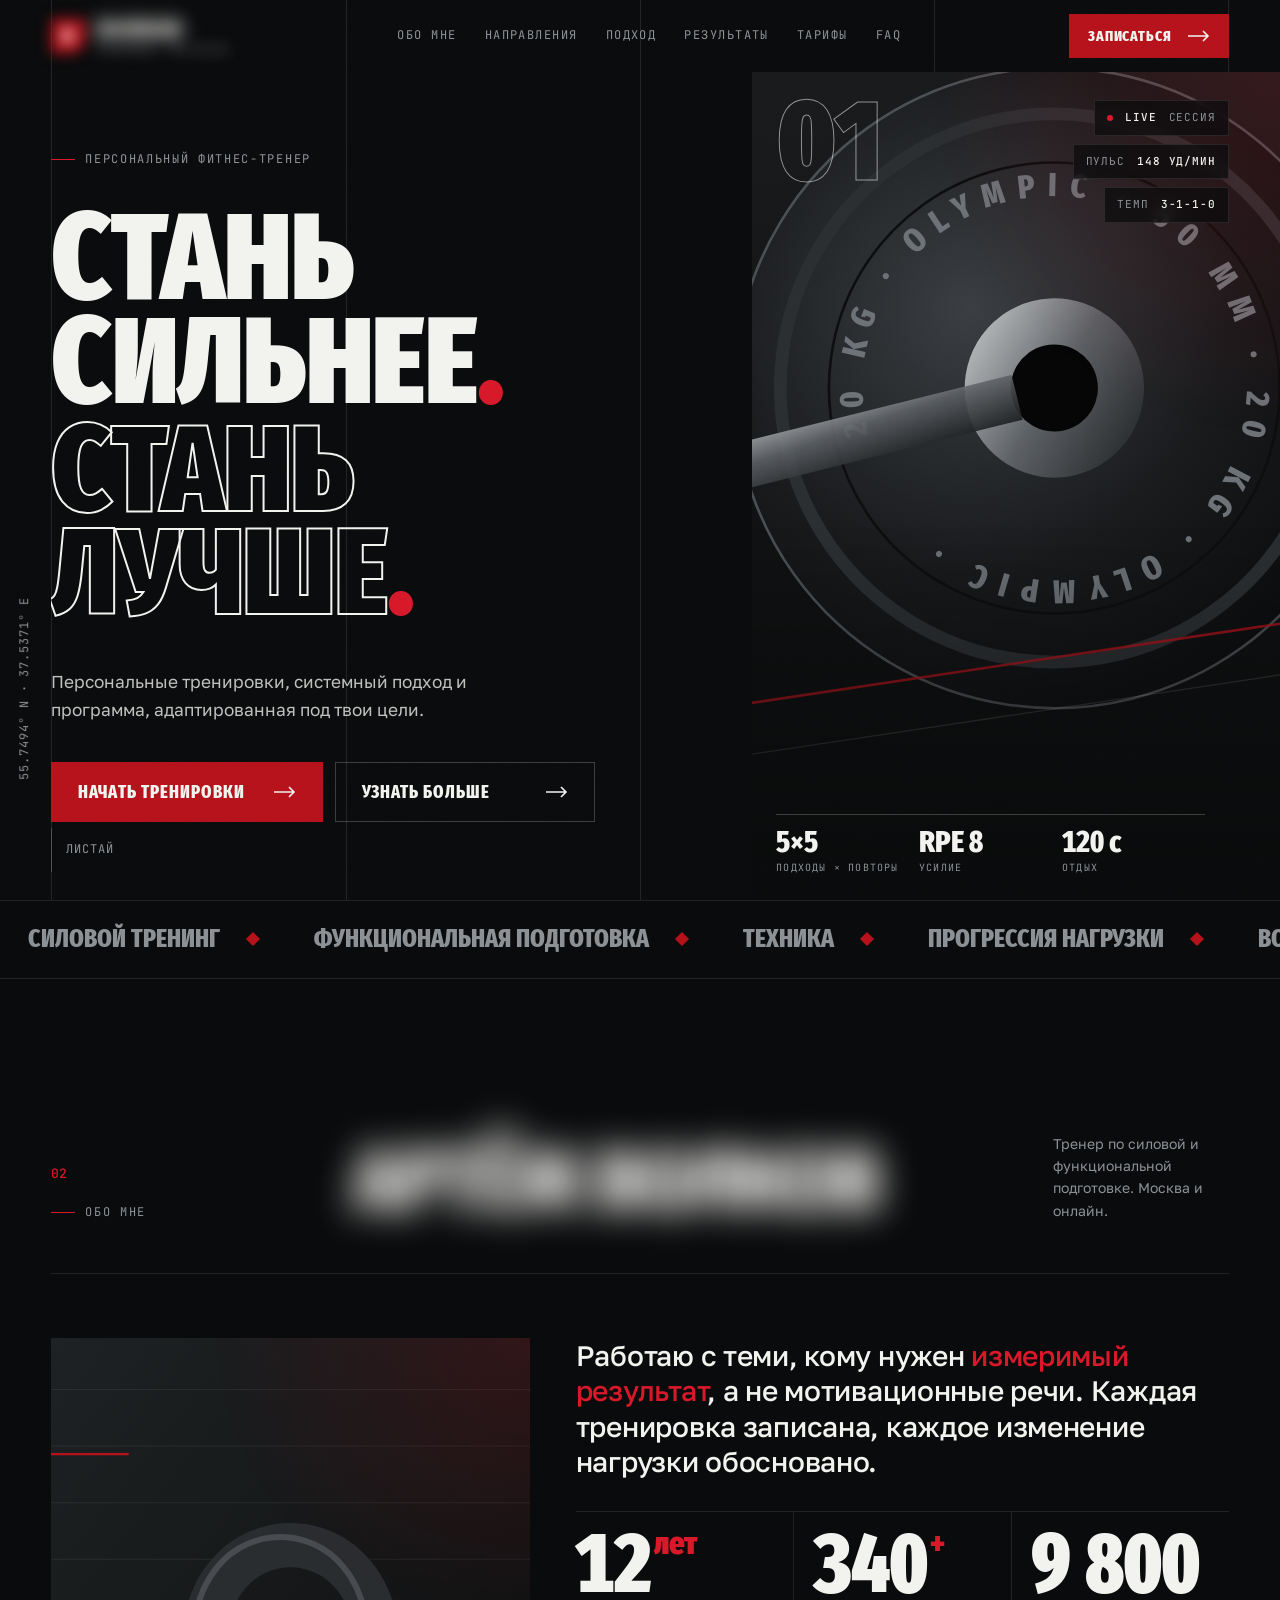
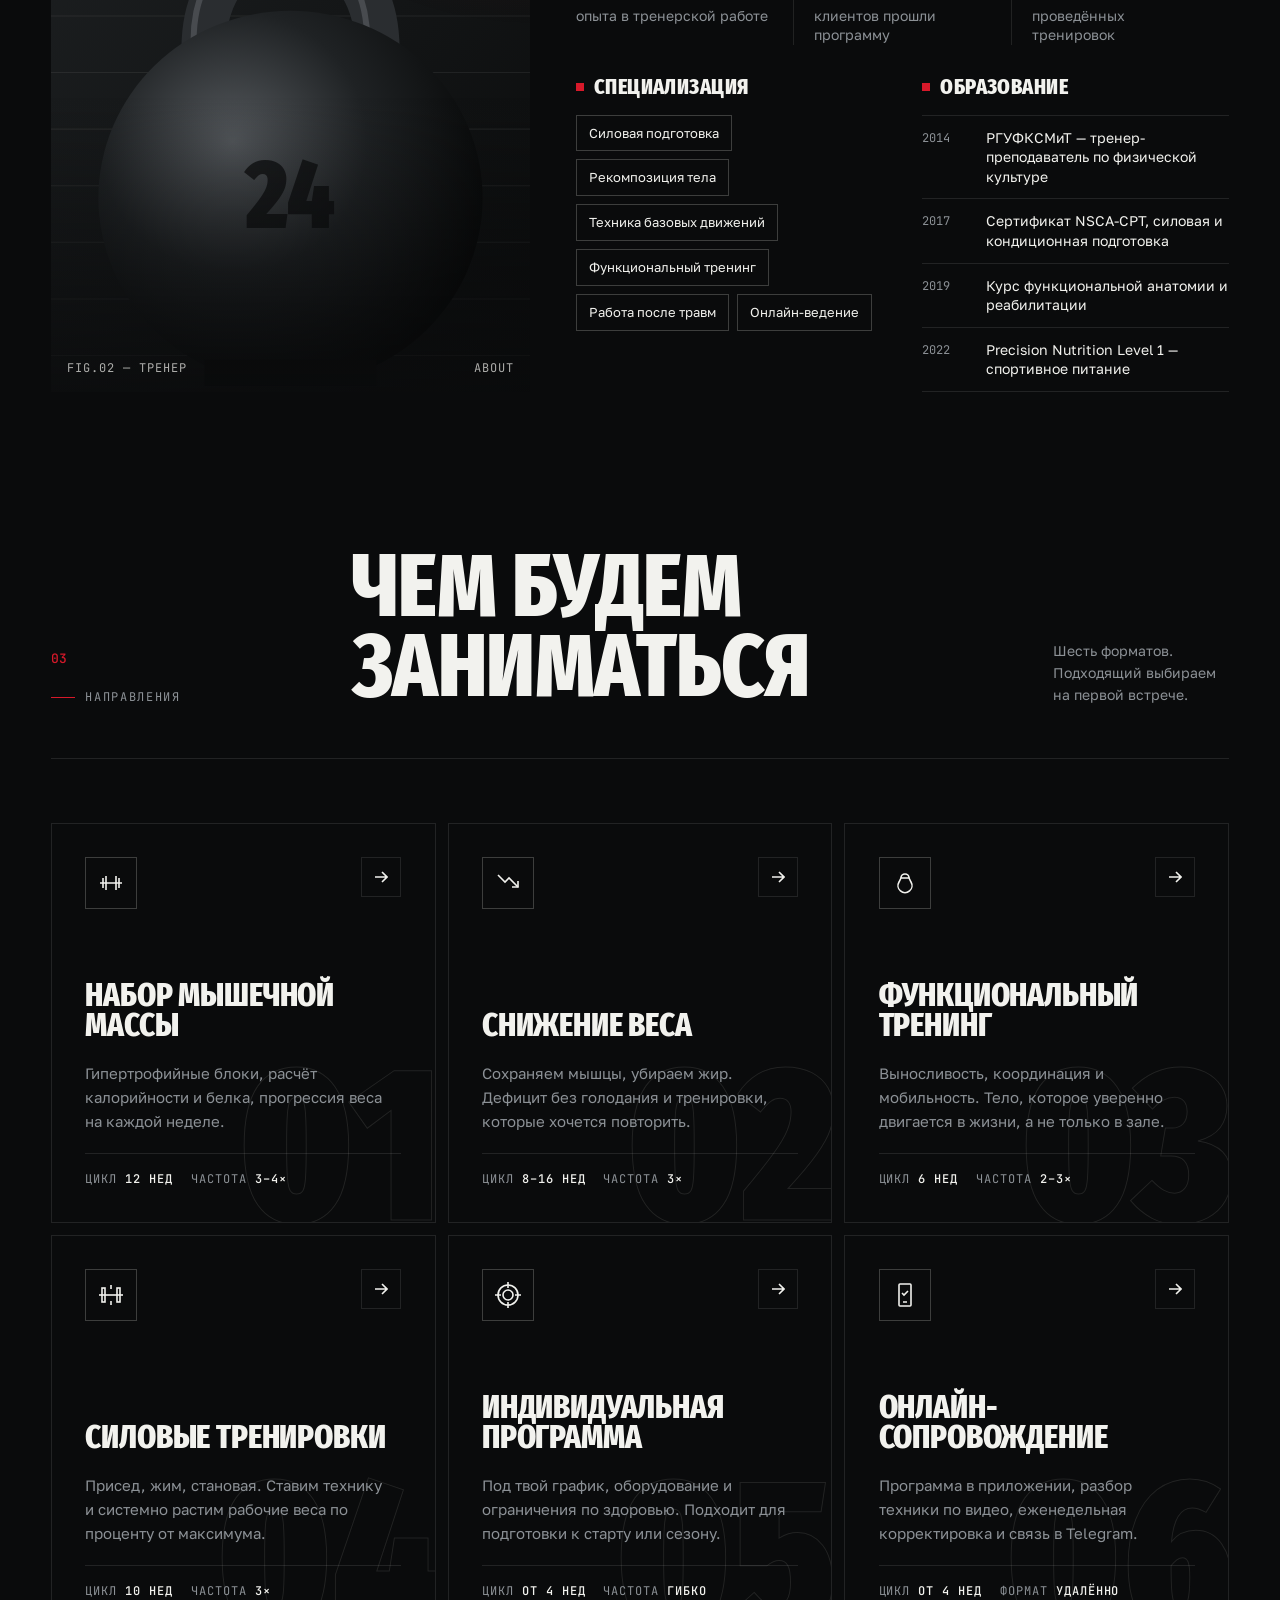
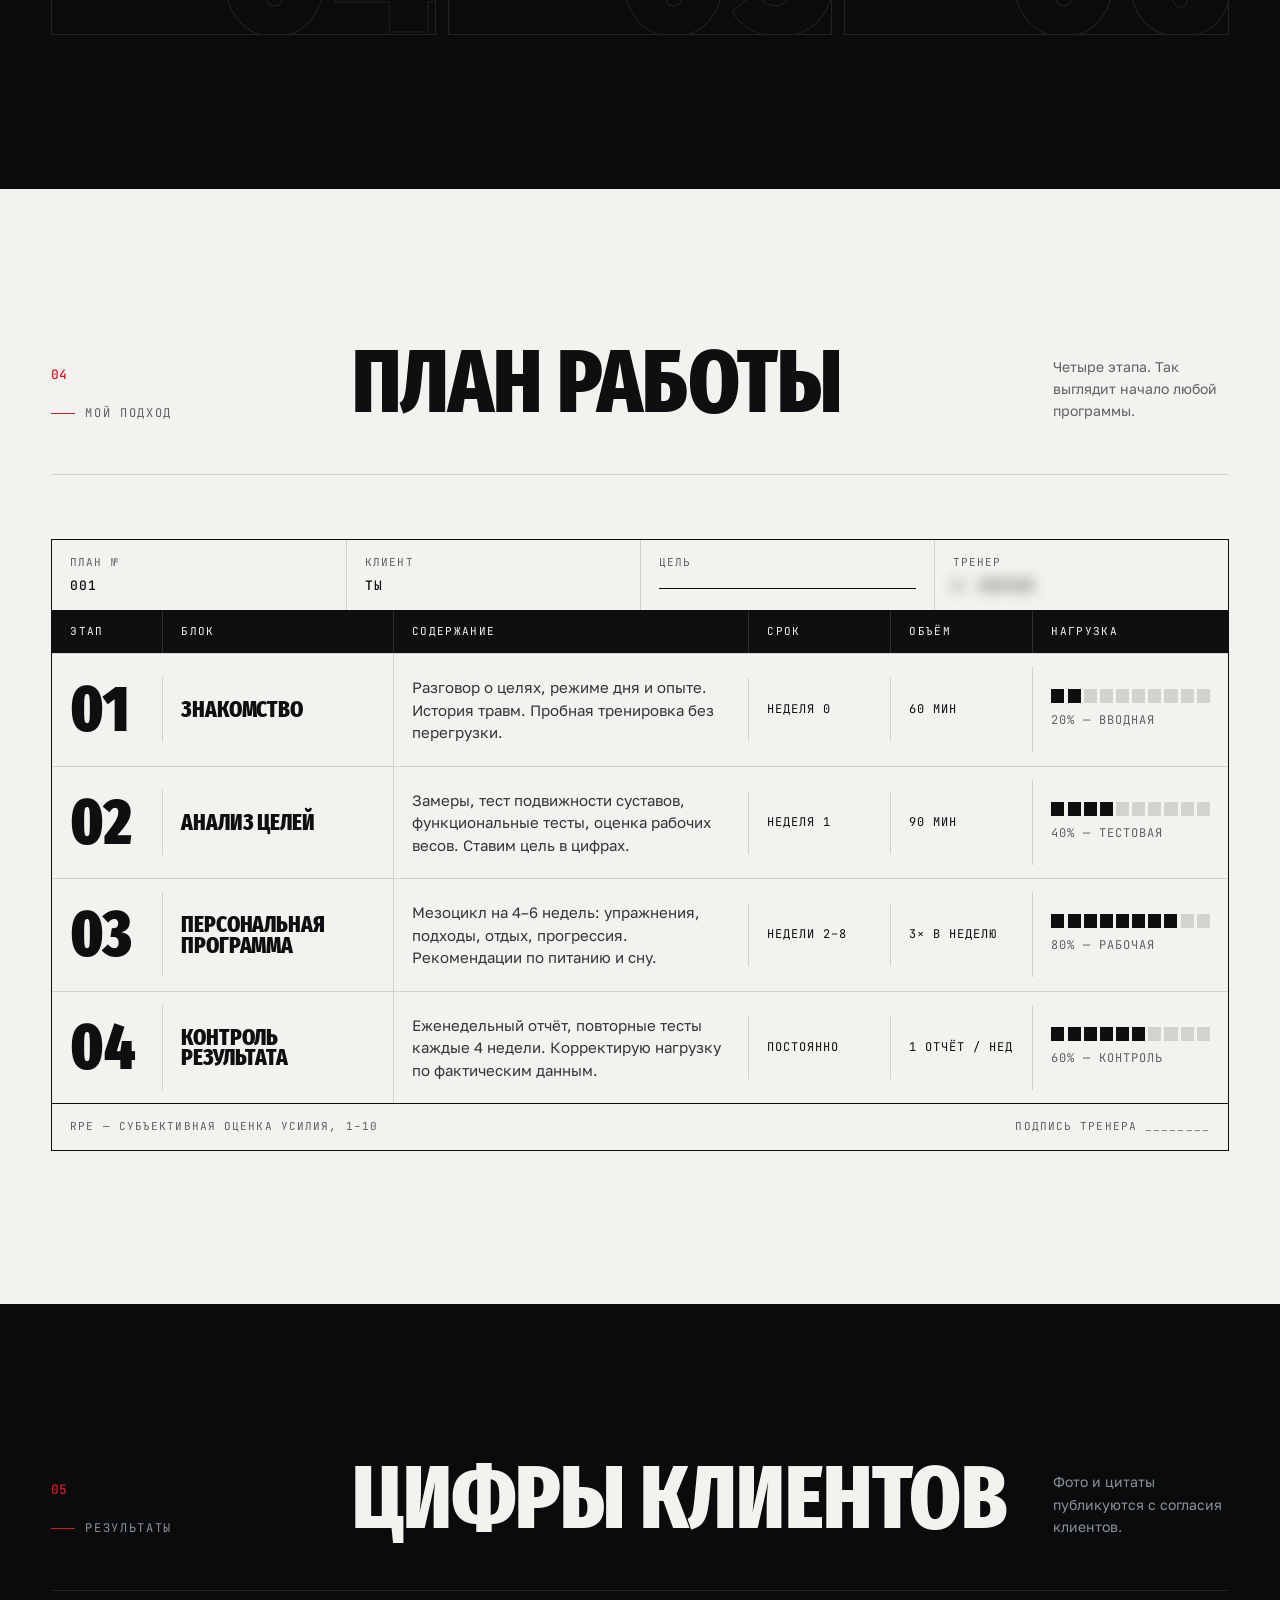
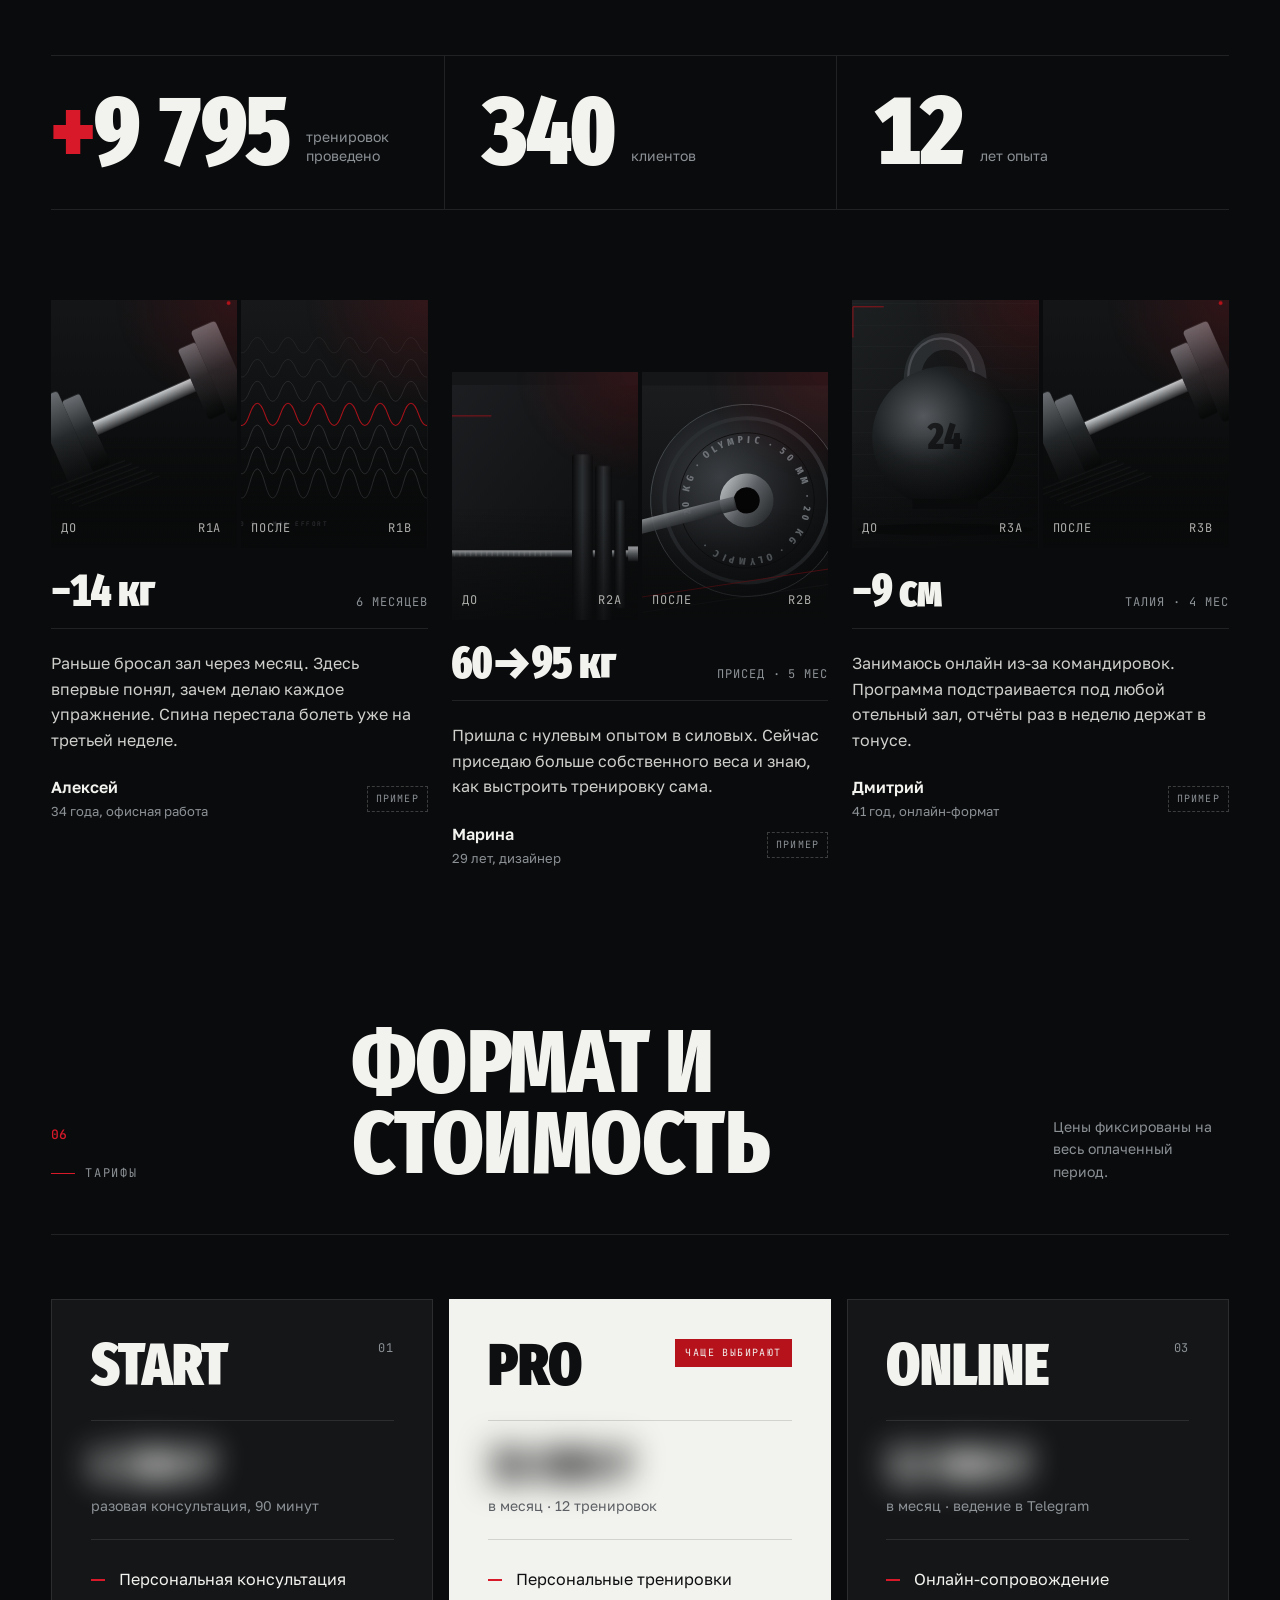
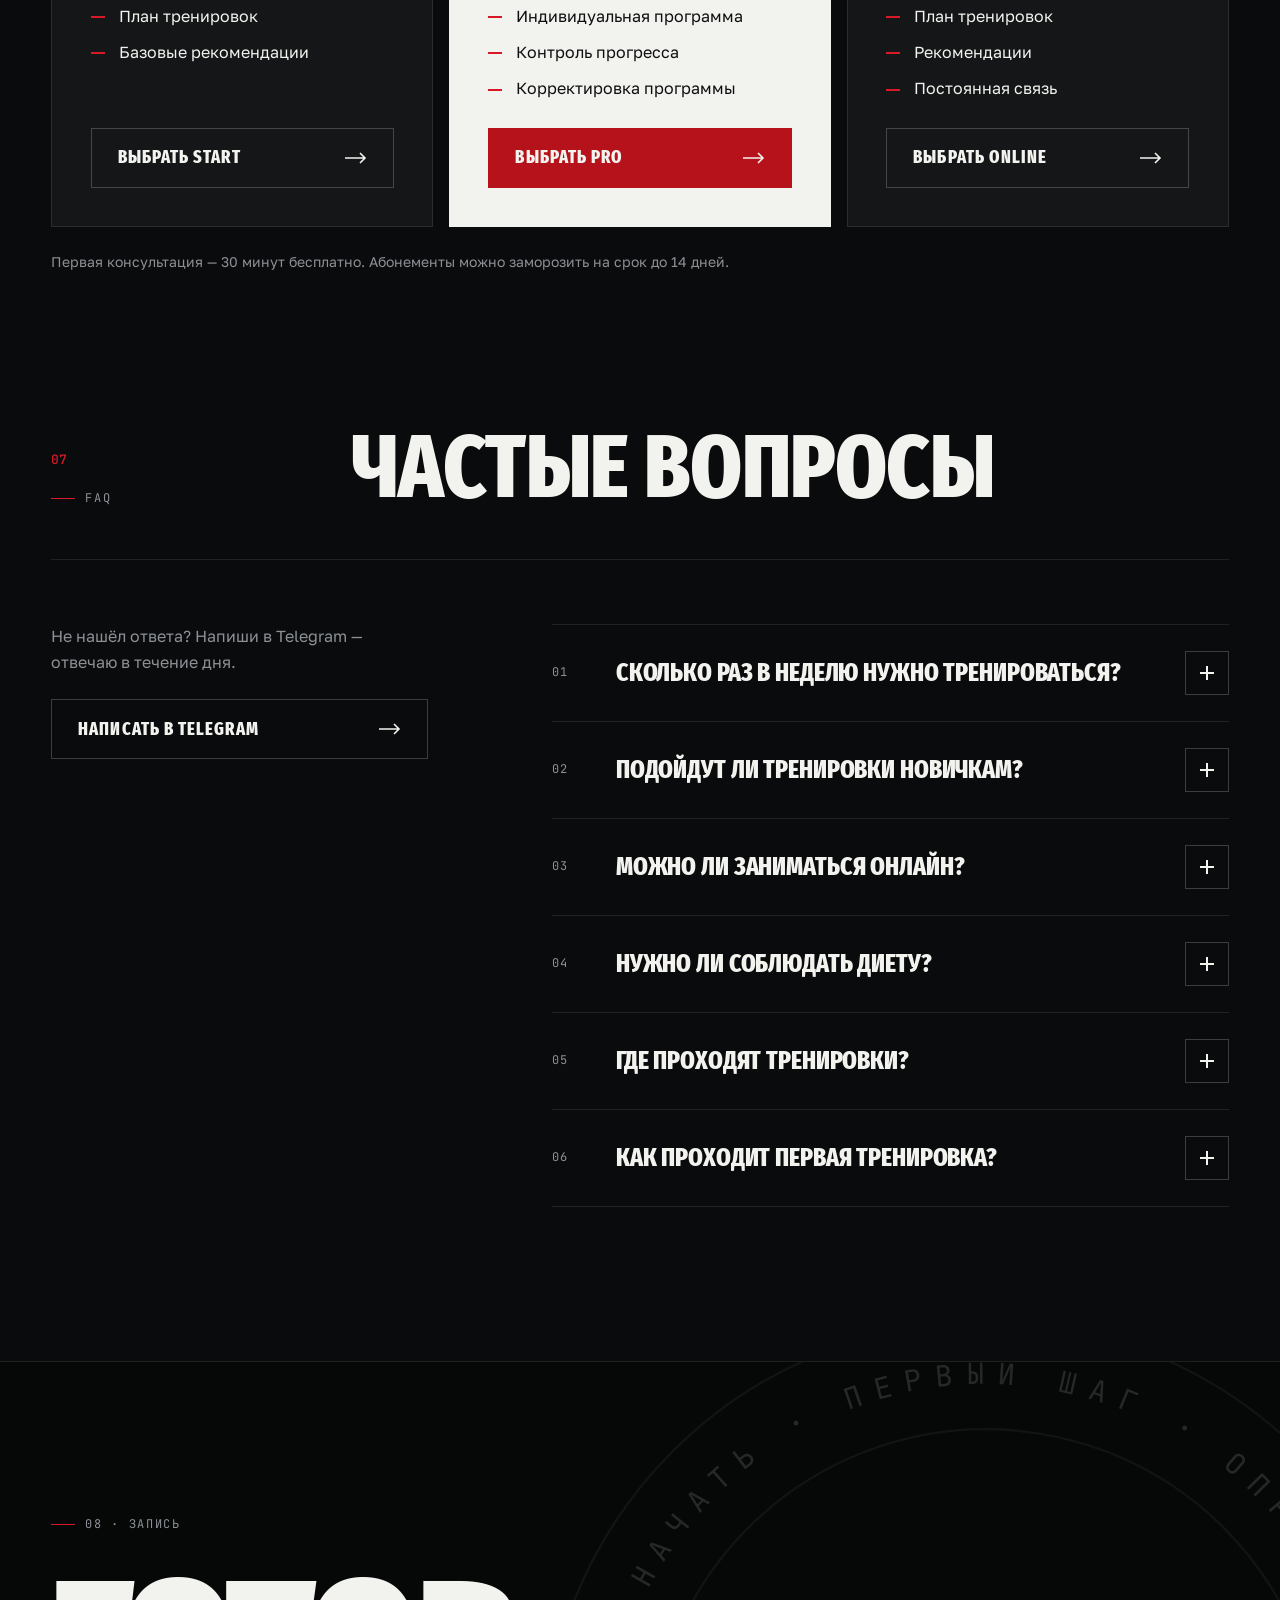
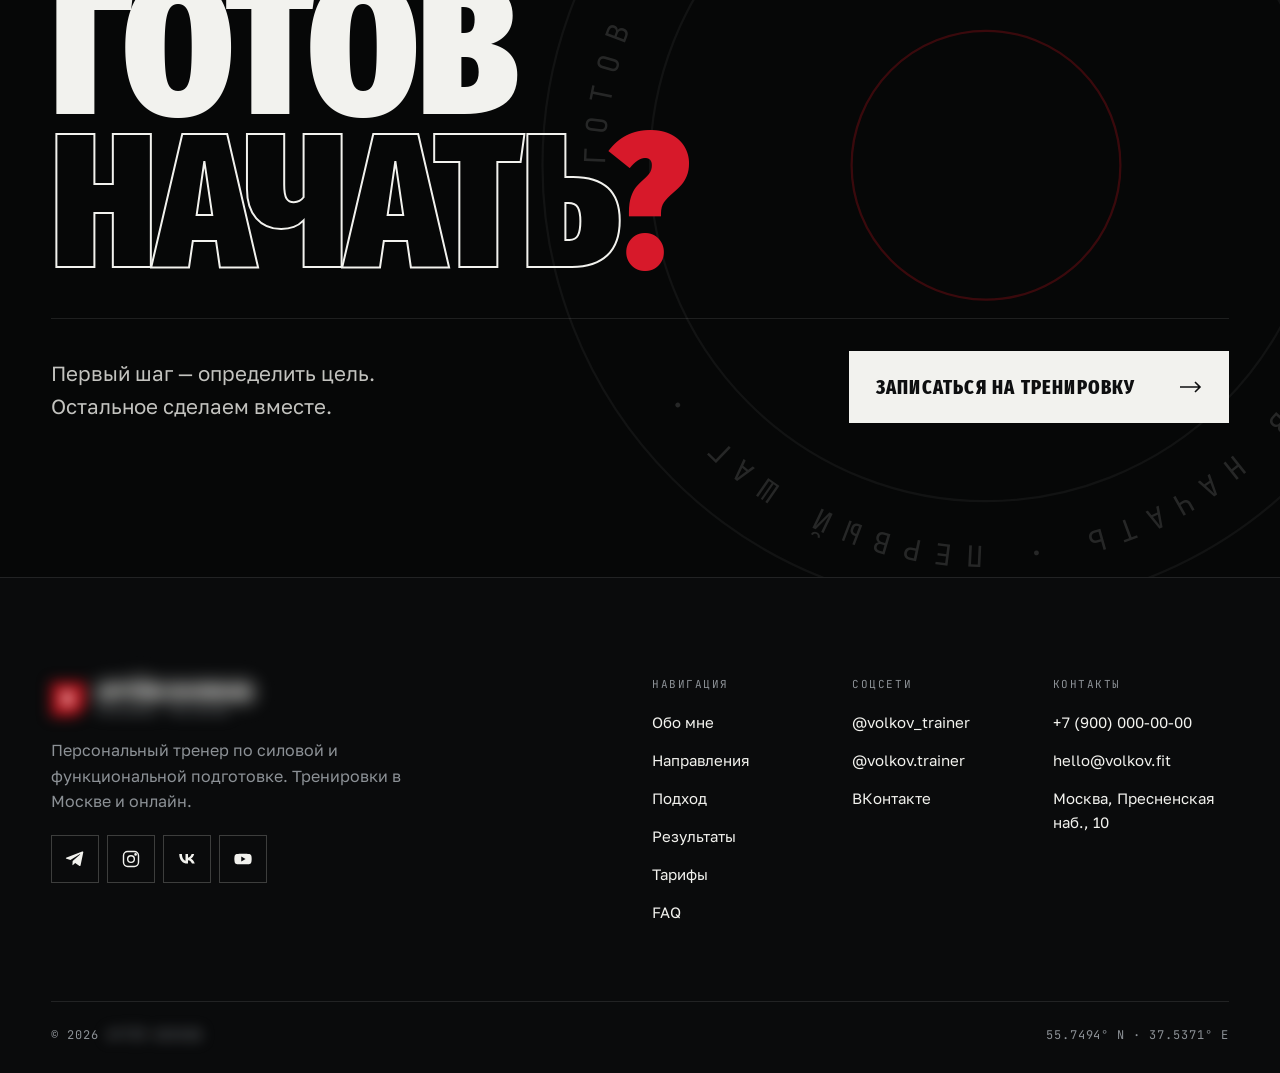
<file: projects/trainer-site/index.html>
<!doctype html><html lang="ru"><head><meta charset="utf-8"><meta name="viewport" content="width=device-width,initial-scale=1,viewport-fit=cover">
<title>Волков — персональный тренер</title>
<meta name="description" content="Персональные тренировки, системный подход и программа, адаптированная под твои цели.">
<link rel="preconnect" href="https://fonts.googleapis.com">
<link rel="preconnect" href="https://fonts.gstatic.com" crossorigin>
<link rel="stylesheet" href="https://fonts.googleapis.com/css2?family=Fira+Sans+Extra+Condensed:ital,wght@0,400;0,600;0,800;0,900;1,800;1,900&family=Golos+Text:wght@400;500;600&family=JetBrains+Mono:wght@400;500&display=swap">

<style>
/* =========================================================
   ДИЗАЙН-ТОКЕНЫ
   Концепция сетки: «тренировочный журнал» — 12 колонок,
   асимметрия, номера секций, моно-подписи как в протоколе тестов.
   Сайт намеренно в одной (тёмной) гамме, светлая секция — «бланк плана».
   ========================================================= */
:root{
  --ink:#0A0B0C;          /* основной фон */
  --graphite:#141618;     /* фон карточек */
  --steel:#1F2225;        /* приподнятые поверхности */
  --line:rgba(242,242,238,.10);
  --line-strong:rgba(242,242,238,.22);
  --mute:#8C9196;         /* второстепенный текст */
  --paper:#F2F2EE;        /* белый */
  --paper-ink:#0E0F10;    /* текст на белом */
  --paper-mute:#5E6266;
  --paper-line:rgba(14,15,16,.14);
  --red:#B5121B;          /* акцент — глубокий красный */
  --red-hot:#D7192A;

  --f-display:"Fira Sans Extra Condensed","Arial Narrow","Roboto Condensed",Impact,sans-serif;
  --f-body:"Golos Text",system-ui,-apple-system,"Segoe UI",Roboto,sans-serif;
  --f-mono:"JetBrains Mono",ui-monospace,SFMono-Regular,Menlo,Consolas,monospace;

  --gutter:clamp(16px,4vw,64px);
  --max:1600px;
  --header-h:72px;
  --ease:cubic-bezier(.2,.8,.2,1);
  color-scheme:dark;
}

*,*::before,*::after{box-sizing:border-box}
html{scroll-behavior:smooth;scroll-padding-top:calc(var(--header-h) + 8px)}
body{
  margin:0;background:var(--ink);color:var(--paper);
  font-family:var(--f-body);font-size:16px;line-height:1.6;
  -webkit-font-smoothing:antialiased;overflow-x:clip;
}
/* лёгкий шум поверх всей страницы */
body::after{
  content:"";position:fixed;inset:0;pointer-events:none;z-index:200;opacity:.06;mix-blend-mode:overlay;
  background-image:url("data:image/svg+xml,%3Csvg xmlns='http://www.w3.org/2000/svg' width='160' height='160'%3E%3Cfilter id='n'%3E%3CfeTurbulence type='fractalNoise' baseFrequency='.9' numOctaves='3' stitchTiles='stitch'/%3E%3C/filter%3E%3Crect width='100%25' height='100%25' filter='url(%23n)'/%3E%3C/svg%3E");
}
img{max-width:100%;display:block}
a{color:inherit;text-decoration:none}
button{font:inherit;color:inherit;background:none;border:0;cursor:pointer;padding:0}
:focus-visible{outline:2px solid var(--red-hot);outline-offset:3px}
h1,h2,h3,h4{margin:0;font-family:var(--f-display);font-weight:800;text-transform:uppercase;line-height:.9;letter-spacing:-.005em;text-wrap:balance}
p{margin:0}
ul{margin:0;padding:0;list-style:none}

.wrap{width:100%;max-width:var(--max);margin-inline:auto;padding-inline:var(--gutter)}
.mono{font-family:var(--f-mono);font-size:12px;letter-spacing:.08em;text-transform:uppercase}
.label{font-family:var(--f-mono);font-size:12px;letter-spacing:.14em;text-transform:uppercase;color:var(--mute);display:inline-flex;align-items:center;gap:10px}
.label::before{content:"";width:24px;height:1px;background:var(--red-hot)}
.tnum{font-variant-numeric:tabular-nums}

/* ---------- КНОПКИ ---------- */
.btn{
  --bg:transparent;--fg:var(--paper);--bd:var(--line-strong);--fill:var(--red);
  position:relative;display:inline-flex;align-items:center;justify-content:space-between;gap:28px;
  min-height:60px;padding:0 26px;border:1px solid var(--bd);background:var(--bg);color:var(--fg);
  font-family:var(--f-display);font-weight:800;font-size:18px;letter-spacing:.06em;text-transform:uppercase;
  overflow:hidden;isolation:isolate;transition:color .35s var(--ease),border-color .35s var(--ease),transform .2s;
}
.btn::before{ /* заливка «рывком» со скосом */
  content:"";position:absolute;inset:0 -20%;z-index:-1;background:var(--fill);
  transform:translateX(-101%) skewX(-18deg);transition:transform .5s var(--ease);
}
.btn:hover::before,.btn:focus-visible::before{transform:translateX(0) skewX(-18deg)}
.btn:hover,.btn:focus-visible{border-color:var(--fill);color:var(--paper)}
.btn:active{transform:scale(.98)}
.btn .arr{width:22px;height:12px;flex:none;transition:transform .45s var(--ease)}
.btn:hover .arr{transform:translateX(6px)}
.btn--solid{--bg:var(--red);--bd:var(--red);--fill:var(--paper);}
.btn--solid:hover,.btn--solid:focus-visible{color:var(--paper-ink)}
.btn--light{--bg:var(--paper);--fg:var(--paper-ink);--bd:var(--paper);--fill:var(--red)}
.btn--sm{min-height:44px;padding:0 18px;font-size:15px;gap:16px}

/* ---------- ШАПКА ---------- */
.header{
  position:fixed;top:0;left:0;right:0;z-index:100;padding-top:env(safe-area-inset-top,0px);
  transition:background .4s,border-color .4s,backdrop-filter .4s;border-bottom:1px solid transparent;
}
.header.is-scrolled{background:rgba(10,11,12,.82);backdrop-filter:blur(14px);-webkit-backdrop-filter:blur(14px);border-color:var(--line)}
.header__in{height:var(--header-h);display:flex;align-items:center;justify-content:space-between;gap:24px}
.logo{display:flex;align-items:center;gap:12px;font-family:var(--f-display);font-weight:900;font-size:24px;letter-spacing:.04em;text-transform:uppercase;line-height:1}
.logo__mark{width:34px;height:34px;display:grid;place-items:center;background:var(--red);font-size:18px;clip-path:polygon(0 0,100% 0,100% 72%,72% 100%,0 100%)}
.logo small{display:block;font-family:var(--f-mono);font-weight:400;font-size:10px;letter-spacing:.18em;color:var(--mute);margin-top:4px}
.nav{display:flex;gap:clamp(16px,2.2vw,36px)}
.nav a{position:relative;font-family:var(--f-mono);font-size:12px;letter-spacing:.12em;text-transform:uppercase;color:var(--mute);padding:6px 0;transition:color .25s}
.nav a::after{content:"";position:absolute;left:0;right:0;bottom:0;height:1px;background:var(--red-hot);transform:scaleX(0);transform-origin:right;transition:transform .35s var(--ease)}
.nav a:hover{color:var(--paper)}
.nav a:hover::after{transform:scaleX(1);transform-origin:left}
.burger{display:none;width:44px;height:44px;border:1px solid var(--line-strong);position:relative}
.burger span{position:absolute;left:11px;right:11px;height:2px;background:var(--paper);transition:transform .35s var(--ease),opacity .2s}
.burger span:nth-child(1){top:15px}.burger span:nth-child(2){top:21px}.burger span:nth-child(3){top:27px;right:19px}
.menu-open .burger span:nth-child(1){transform:translateY(6px) rotate(45deg)}
.menu-open .burger span:nth-child(2){opacity:0}
.menu-open .burger span:nth-child(3){transform:translateY(-6px) rotate(-45deg);right:11px}

.mmenu{
  position:fixed;inset:0;z-index:90;background:var(--ink);padding:calc(var(--header-h) + env(safe-area-inset-top,0px) + 24px) var(--gutter) calc(32px + env(safe-area-inset-bottom,0px));
  display:flex;flex-direction:column;justify-content:space-between;gap:32px;
  clip-path:inset(0 0 100% 0);transition:clip-path .6s var(--ease);visibility:hidden;
}
.menu-open .mmenu{clip-path:inset(0 0 0 0);visibility:visible}
.mmenu ol{list-style:none;margin:0;padding:0;counter-reset:m}
.mmenu li{border-bottom:1px solid var(--line);counter-increment:m}
.mmenu a{display:flex;align-items:baseline;gap:16px;padding:14px 0;font-family:var(--f-display);font-weight:800;font-size:clamp(34px,10vw,52px);text-transform:uppercase;line-height:1}
.mmenu a::before{content:"0" counter(m);font-family:var(--f-mono);font-size:12px;color:var(--red-hot);font-weight:400}
.mmenu .btn{width:100%}

/* ---------- ДЕКОР: вертикальные линии ---------- */
.vlines{position:absolute;inset:0;pointer-events:none;display:grid;grid-template-columns:repeat(4,1fr);max-width:var(--max);margin:0 auto;padding-inline:var(--gutter)}
.vlines i{border-left:1px solid var(--line);position:relative;overflow:hidden}
.vlines i:last-child{border-right:1px solid var(--line)}
.vlines i::after{content:"";position:absolute;left:-1px;top:-80px;width:1px;height:80px;background:linear-gradient(transparent,var(--red-hot));animation:drop 9s linear infinite}
.vlines i:nth-child(2)::after{animation-delay:-3s;animation-duration:12s}
.vlines i:nth-child(3)::after{animation-delay:-6s;animation-duration:10s}
.vlines i:nth-child(4)::after{animation-delay:-1.5s;animation-duration:14s}
@keyframes drop{to{top:110%}}

/* ---------- ФОТО-КАДР (изображение + запасная иллюстрация) ---------- */
.ph{position:relative;overflow:hidden;background:var(--graphite);isolation:isolate;max-width:100%}
.ph__img{position:absolute;inset:-8% 0;width:100%;height:116%;will-change:transform}
.ph__img img,.ph__img svg{width:100%;height:100%;object-fit:cover;filter:grayscale(1) contrast(1.12) brightness(.82);transition:transform 1.2s var(--ease)}
.ph:hover .ph__img img,.ph:hover .ph__img svg{transform:scale(1.06)}
.ph::after{ /* виньетка + лёгкий красный тон по краю */
  content:"";position:absolute;inset:0;z-index:1;pointer-events:none;
  background:linear-gradient(180deg,transparent 55%,rgba(10,11,12,.75)),radial-gradient(120% 80% at 100% 0%,rgba(181,18,27,.18),transparent 55%);
}
.ph__cap{position:absolute;z-index:2;left:16px;bottom:14px;right:16px;display:flex;justify-content:space-between;gap:12px;color:rgba(242,242,238,.7)}
.ph--empty .ph__img svg{filter:none}

/* ---------- ПОЯВЛЕНИЕ ПРИ ПРОКРУТКЕ ---------- */
.rv{transition:opacity .9s var(--ease),transform .9s var(--ease)}
.rv.is-pre{opacity:0;transform:translateY(48px)}
.rv[data-d="1"]{transition-delay:.08s}.rv[data-d="2"]{transition-delay:.16s}.rv[data-d="3"]{transition-delay:.24s}.rv[data-d="4"]{transition-delay:.32s}.rv[data-d="5"]{transition-delay:.4s}

/* ---------- СЕКЦИИ: общий заголовок ---------- */
.section{position:relative;padding-block:clamp(88px,12vw,180px)}
.shead{display:grid;grid-template-columns:repeat(12,minmax(0,1fr));gap:24px;align-items:end;padding-bottom:clamp(32px,4vw,56px);margin-bottom:clamp(40px,5vw,80px);border-bottom:1px solid var(--line)}
.shead__num{grid-column:1/4;display:flex;flex-direction:column;gap:18px}
.shead__num b{font-family:var(--f-mono);font-weight:500;font-size:13px;color:var(--red-hot)}
.shead h2{grid-column:4/11;font-size:clamp(48px,7vw,120px)}
.shead p{grid-column:11/13;color:var(--mute);font-size:14px}

/* =========================================================
   01 HERO
   ========================================================= */
.hero{position:relative;min-height:min(100svh,1040px);display:flex;padding-top:calc(var(--header-h) + env(safe-area-inset-top,0px))}
.hero__grid{position:relative;z-index:2;display:grid;grid-template-columns:repeat(12,minmax(0,1fr));gap:24px;width:100%;align-items:stretch}
.hero__text{grid-column:1/8;display:flex;flex-direction:column;justify-content:center;gap:clamp(24px,3vw,40px);padding-block:clamp(40px,6vw,96px)}
.hero h1{font-size:clamp(64px,9.6vw,176px);line-height:.84;font-weight:900}
.hero h1 .ln{display:block;overflow:hidden;padding-bottom:.04em}
.hero h1 .ln>span{display:block;animation:rise 1.1s var(--ease) both}
.hero h1 .ln:nth-child(2)>span{animation-delay:.12s}
.hero h1 .stroke{color:transparent;-webkit-text-stroke:2px var(--paper)}
.hero h1 .dot{color:var(--red-hot);-webkit-text-stroke:0}
.hero__lead{max-width:40ch;font-size:clamp(17px,1.35vw,20px);color:rgba(242,242,238,.78);animation:fade 1s .45s var(--ease) both}
.hero__btns{display:flex;flex-wrap:wrap;gap:12px;animation:fade 1s .6s var(--ease) both}
.hero__btns .btn{min-width:260px}
.hero .label{animation:fade .8s .1s both}
@keyframes rise{from{transform:translateY(105%)}to{transform:none}}
@keyframes fade{from{opacity:0;transform:translateY(16px)}to{opacity:1;transform:none}}

.hero__media{grid-column:8/13;position:relative;margin-right:calc(var(--gutter) * -1);min-height:520px;animation:reveal 1.3s .2s var(--ease) both}
@keyframes reveal{from{clip-path:inset(0 0 0 100%)}to{clip-path:inset(0 0 0 0)}}
.hero__media .ph{position:absolute;inset:0}
.hero__media .ph__cap{display:none}
.hero__sec{position:absolute;z-index:3;top:24px;left:24px;font-family:var(--f-display);font-weight:900;font-size:clamp(80px,9vw,150px);line-height:.8;color:transparent;-webkit-text-stroke:1px rgba(242,242,238,.55)}
.hero__chips{position:absolute;z-index:3;right:calc(var(--gutter) + 0px);top:28px;display:flex;flex-direction:column;gap:8px;align-items:flex-end}
.chip{display:flex;gap:12px;align-items:center;padding:8px 12px;background:rgba(10,11,12,.72);backdrop-filter:blur(8px);border:1px solid var(--line);font-family:var(--f-mono);font-size:11px;letter-spacing:.08em;text-transform:uppercase}
.chip b{font-weight:500;color:var(--paper)}
.chip span{color:var(--mute)}
.chip i{width:6px;height:6px;border-radius:50%;background:var(--red-hot);animation:pulse 1.4s infinite}
@keyframes pulse{50%{opacity:.25}}
.hero__readout{position:absolute;z-index:3;left:24px;right:calc(var(--gutter) + 24px);bottom:24px;display:grid;grid-template-columns:repeat(3,1fr);border-top:1px solid var(--line-strong)}
.hero__readout div{padding-top:12px;display:flex;flex-direction:column;gap:2px}
.hero__readout b{font-family:var(--f-display);font-weight:800;font-size:clamp(24px,2.4vw,38px);line-height:1}
.hero__readout span{font-family:var(--f-mono);font-size:10px;letter-spacing:.12em;color:var(--mute);text-transform:uppercase}
.hero__coord{position:absolute;z-index:3;left:calc(var(--gutter) * .3);bottom:120px;writing-mode:vertical-rl;transform:rotate(180deg);color:var(--mute)}
.hero__scroll{position:absolute;z-index:3;left:var(--gutter);bottom:28px;display:flex;align-items:center;gap:14px;color:var(--mute)}
.hero__scroll i{width:1px;height:44px;background:var(--line-strong);position:relative;overflow:hidden}
.hero__scroll i::after{content:"";position:absolute;left:0;top:-50%;width:1px;height:50%;background:var(--red-hot);animation:scrolldot 2s var(--ease) infinite}
@keyframes scrolldot{to{top:100%}}

/* бегущая строка-разделитель */
.ticker{border-block:1px solid var(--line);overflow:hidden;background:var(--ink)}
.ticker__row{display:flex;width:max-content;animation:tick 38s linear infinite}
.ticker__row span{display:flex;align-items:center;gap:28px;padding:18px 28px;font-family:var(--f-display);font-weight:800;font-size:clamp(20px,2vw,28px);text-transform:uppercase;white-space:nowrap;color:var(--mute)}
.ticker__row span::after{content:"";width:10px;height:10px;background:var(--red);transform:rotate(45deg)}
@keyframes tick{to{transform:translateX(-50%)}}

/* =========================================================
   02 ОБО МНЕ
   ========================================================= */
.about__grid{display:grid;grid-template-columns:repeat(12,minmax(0,1fr));gap:20px;align-items:stretch}
.about__photo{grid-column:1/6;min-height:520px;align-self:stretch}
.about__body{grid-column:6/13;display:flex;flex-direction:column;justify-content:space-between;gap:32px;padding-left:clamp(0px,2vw,32px)}
.about__intro{font-size:clamp(22px,2.2vw,34px);line-height:1.25;font-weight:500;letter-spacing:-.01em}
.about__intro em{font-style:normal;color:var(--red-hot)}
.stats{display:grid;grid-template-columns:repeat(3,minmax(0,1fr));border-top:1px solid var(--line)}
.stat{padding:18px 20px 0 0;display:flex;flex-direction:column;gap:6px}
.stat+.stat{padding-left:20px;border-left:1px solid var(--line)}
.stat__n{font-family:var(--f-display);font-weight:900;font-size:clamp(56px,6.4vw,104px);line-height:.85;font-variant-numeric:tabular-nums;white-space:nowrap}
.stat__n sup{font-size:.4em;color:var(--red-hot);vertical-align:top;margin-left:2px}
.stat__l{color:var(--mute);font-size:14px;line-height:1.4}
.spec{display:grid;grid-template-columns:repeat(2,minmax(0,1fr));gap:40px}
.spec h3{font-size:22px;margin-bottom:18px;display:flex;align-items:center;gap:10px;letter-spacing:.02em}
.spec h3::before{content:"";width:8px;height:8px;background:var(--red-hot)}
.tags{display:flex;flex-wrap:wrap;gap:8px}
.tags li{padding:7px 12px;border:1px solid var(--line-strong);font-size:13px;transition:background .25s,border-color .25s}
.tags li:hover{background:var(--steel);border-color:var(--paper)}
.certs li{display:grid;grid-template-columns:52px 1fr;gap:12px;padding:12px 0;border-bottom:1px solid var(--line);font-size:14px;line-height:1.4}
.certs li:first-child{border-top:1px solid var(--line)}
.certs time{font-family:var(--f-mono);font-size:12px;color:var(--mute);padding-top:2px}

/* =========================================================
   03 НАПРАВЛЕНИЯ
   ========================================================= */
.cards{display:grid;grid-template-columns:repeat(3,minmax(0,1fr));gap:12px}
.card{
  position:relative;display:flex;flex-direction:column;gap:20px;min-height:400px;padding:clamp(24px,2.6vw,40px);
  border:1px solid var(--line);overflow:hidden;isolation:isolate;
  transition:background .45s var(--ease),border-color .45s var(--ease);
}
.card::before{content:"";position:absolute;left:0;top:0;height:3px;width:100%;background:var(--red-hot);transform:scaleX(0);transform-origin:left;transition:transform .6s var(--ease)}
.card::after{content:attr(data-n);position:absolute;right:-6px;bottom:-34px;z-index:-1;font-family:var(--f-display);font-weight:900;font-size:220px;line-height:1;color:transparent;-webkit-text-stroke:1px var(--line);transition:transform .7s var(--ease),-webkit-text-stroke-color .5s}
.card:hover{background:var(--graphite);border-color:var(--line-strong)}
.card:hover::before{transform:scaleX(1)}
.card:hover::after{transform:translate(-12px,-12px);-webkit-text-stroke-color:rgba(215,25,42,.45)}
.card__top{display:flex;justify-content:space-between;align-items:flex-start}
.card__ico{width:52px;height:52px;display:grid;place-items:center;border:1px solid var(--line-strong);transition:transform .6s var(--ease),border-color .4s,background .4s}
.card__ico svg{width:26px;height:26px}
.card:hover .card__ico{transform:rotate(-8deg);border-color:var(--red-hot);background:var(--red)}
.card h3{font-size:clamp(30px,2.6vw,42px);margin-top:auto}
.card p{color:var(--mute);font-size:15px;max-width:34ch}
.card__meta{display:flex;gap:18px;flex-wrap:wrap;padding-top:16px;border-top:1px solid var(--line);color:var(--mute)}
.card__meta b{color:var(--paper);font-weight:500}
.card__go{width:40px;height:40px;display:grid;place-items:center;border:1px solid var(--line);transition:transform .5s var(--ease),background .3s}
.card:hover .card__go{transform:rotate(-45deg);background:var(--paper);color:var(--paper-ink)}

/* =========================================================
   04 ПОДХОД — светлый «бланк плана»
   ========================================================= */
.plan{background:var(--paper);color:var(--paper-ink)}
.plan .shead{border-color:var(--paper-line)}
.plan .shead p,.plan .label{color:var(--paper-mute)}
.plan__sheet{border:1px solid var(--paper-ink)}
.plan__meta{display:grid;grid-template-columns:repeat(4,minmax(0,1fr));border-bottom:1px solid var(--paper-ink)}
.plan__meta div{padding:14px 18px;display:flex;flex-direction:column;gap:4px;font-family:var(--f-mono);font-size:11px;letter-spacing:.1em;text-transform:uppercase;color:var(--paper-mute)}
.plan__meta div+div{border-left:1px solid var(--paper-line)}
.plan__meta b{font-weight:500;color:var(--paper-ink);font-size:13px}
.plan__meta .blank{display:inline-block;min-width:120px;border-bottom:1px solid var(--paper-ink);height:1.2em}
.prow{display:grid;grid-template-columns:110px minmax(0,1.3fr) minmax(0,2fr) minmax(0,.8fr) minmax(0,.8fr) minmax(0,1.1fr);align-items:center}
.prow>*{padding:22px 18px}
.prow>*+*{border-left:1px solid var(--paper-line)}
.prow--head{background:var(--paper-ink);color:var(--paper)}
.prow--head>*{padding-block:12px;font-family:var(--f-mono);font-size:11px;letter-spacing:.12em;text-transform:uppercase;border-color:rgba(242,242,238,.15)!important}
.prow:not(.prow--head){border-top:1px solid var(--paper-line);transition:background .35s}
.prow:not(.prow--head):hover{background:#E6E6E1}
.prow__n{font-family:var(--f-display);font-weight:900;font-size:64px;line-height:.8;align-self:stretch;display:flex;align-items:center}
.prow:hover .prow__n{color:var(--red)}
.prow h3{font-size:clamp(22px,1.8vw,32px);hyphens:auto;overflow-wrap:break-word}
.prow p{font-size:15px;color:#33363A;line-height:1.5}
.prow .mono{font-size:12px;color:var(--paper-ink)}
.prow [data-th]::before{content:attr(data-th);display:none}
.load{display:flex;flex-direction:column;gap:8px}
.load__bar{display:grid;grid-template-columns:repeat(10,1fr);gap:3px}
.load__bar i{height:14px;background:var(--paper-line)}
.load__bar i.on{background:var(--paper-ink);transition:background .3s}
.prow:hover .load__bar i.on{background:var(--red)}
.load__bar i.on{animation:fillin .6s var(--ease) both;animation-delay:calc(var(--i) * 60ms)}
.load .mono{color:var(--paper-mute)}
@keyframes fillin{from{transform:scaleY(.15)}}
.plan__foot{display:flex;justify-content:space-between;flex-wrap:wrap;gap:16px;padding:14px 18px;border-top:1px solid var(--paper-ink);font-family:var(--f-mono);font-size:11px;letter-spacing:.1em;text-transform:uppercase;color:var(--paper-mute)}

/* =========================================================
   05 РЕЗУЛЬТАТЫ
   ========================================================= */
.band{display:grid;grid-template-columns:repeat(3,minmax(0,1fr));border-block:1px solid var(--line);margin-bottom:clamp(56px,7vw,112px)}
.band>div{padding:clamp(24px,3vw,44px) 0;display:flex;align-items:flex-end;gap:16px}
.band>div+div{padding-left:clamp(20px,3vw,44px);border-left:1px solid var(--line)}
.band b{font-family:var(--f-display);font-weight:900;font-size:clamp(56px,7.5vw,128px);line-height:.8;font-variant-numeric:tabular-nums;white-space:nowrap}
.band b em{font-style:normal;color:var(--red-hot)}
.band>div>span{color:var(--mute);font-size:14px;line-height:1.3;padding-bottom:6px;max-width:12ch}
.reviews{display:grid;grid-template-columns:repeat(3,minmax(0,1fr));gap:24px}
.review{display:flex;flex-direction:column;gap:22px}
.review:nth-child(2){margin-top:72px}
.review__pics{display:grid;grid-template-columns:1fr 1fr;gap:4px}
.review__pics .ph{aspect-ratio:3/4}
.review__pics .ph__cap{left:10px;bottom:10px}
.review__res{display:flex;justify-content:space-between;align-items:baseline;padding-bottom:14px;border-bottom:1px solid var(--line)}
.review__res b{font-family:var(--f-display);font-weight:900;font-size:44px;line-height:1}
.review__res span{color:var(--mute)}
.review blockquote{margin:0;font-size:16px;line-height:1.6;color:rgba(242,242,238,.85)}
.review footer{display:flex;align-items:center;justify-content:space-between;gap:12px}
.review cite{font-style:normal;font-weight:600}
.review cite small{display:block;font-weight:400;color:var(--mute);font-size:13px}
.tag-ex{font-family:var(--f-mono);font-size:10px;letter-spacing:.12em;text-transform:uppercase;color:var(--mute);border:1px dashed var(--line-strong);padding:4px 8px}

/* =========================================================
   06 ТАРИФЫ
   ========================================================= */
.prices{display:grid;grid-template-columns:repeat(3,minmax(0,1fr));gap:16px;align-items:stretch}
.price{position:relative;display:flex;flex-direction:column;gap:28px;padding:clamp(28px,3vw,44px);background:var(--graphite);border:1px solid var(--line);transition:transform .5s var(--ease),border-color .4s}
.price:hover{transform:translateY(-8px);border-color:var(--line-strong)}
.price__head{display:flex;justify-content:space-between;align-items:flex-start;gap:12px}
.price h3{font-size:clamp(48px,4.6vw,76px);font-weight:900}
.price__sum{display:flex;flex-direction:column;gap:6px;padding-block:22px;border-block:1px solid var(--line)}
.price__sum b{font-family:var(--f-display);font-weight:800;font-size:clamp(40px,3.6vw,56px);line-height:1;font-variant-numeric:tabular-nums}
.price__sum span{color:var(--mute);font-size:14px}
.price ul{display:flex;flex-direction:column;gap:14px;flex:1}
.price li{display:flex;gap:14px;align-items:flex-start;font-size:16px;line-height:1.4}
.price li::before{content:"";flex:none;width:14px;height:2px;background:var(--red-hot);margin-top:.7em}
.price .btn{width:100%}
.price--pro{background:var(--paper);color:var(--paper-ink);border-color:var(--paper)}
.price--pro .price__sum{border-color:var(--paper-line)}
.price--pro .price__sum span,.price--pro .mono{color:var(--paper-mute)}
.price--pro:hover{border-color:var(--red)}
.price__badge{font-family:var(--f-mono);font-size:10px;letter-spacing:.14em;text-transform:uppercase;background:var(--red);color:var(--paper);padding:6px 10px;white-space:nowrap}
.prices__note{margin-top:24px;color:var(--mute);font-size:14px}

/* =========================================================
   07 FAQ
   ========================================================= */
.faq__grid{display:grid;grid-template-columns:repeat(12,minmax(0,1fr));gap:24px}
.faq__aside{grid-column:1/5;display:flex;flex-direction:column;gap:24px;align-self:start;position:sticky;top:calc(var(--header-h) + 32px)}
.faq__aside p{color:var(--mute);max-width:34ch}
.faq__list{grid-column:6/13;border-top:1px solid var(--line)}
.qa{border-bottom:1px solid var(--line)}
.qa__q{width:100%;display:grid;grid-template-columns:48px 1fr 44px;gap:16px;align-items:center;padding:26px 0;text-align:left}
.qa__q .mono{color:var(--mute)}
.qa__q h3{font-size:clamp(22px,2vw,30px);font-weight:800;line-height:1.05;transition:color .25s}
.qa__q:hover h3{color:var(--red-hot)}
.qa__pm{width:44px;height:44px;border:1px solid var(--line-strong);position:relative;transition:background .3s,border-color .3s,transform .45s var(--ease)}
.qa__pm::before,.qa__pm::after{content:"";position:absolute;left:50%;top:50%;width:14px;height:2px;background:currentColor;translate:-50% -50%}
.qa__pm::after{rotate:90deg;transition:rotate .45s var(--ease)}
.qa.is-open .qa__pm{background:var(--red);border-color:var(--red);transform:rotate(180deg)}
.qa.is-open .qa__pm::after{rotate:0deg}
.qa__a{display:grid;grid-template-rows:0fr;transition:grid-template-rows .5s var(--ease)}
.qa.is-open .qa__a{grid-template-rows:1fr}
.qa__a>div{overflow:hidden}
.qa__a p{padding:0 60px 28px 64px;color:rgba(242,242,238,.75);max-width:68ch}

/* =========================================================
   08 CTA
   ========================================================= */
.cta{position:relative;overflow:hidden;background:#060707;border-top:1px solid var(--line)}
.cta__in{position:relative;z-index:2;display:flex;flex-direction:column;align-items:flex-start;gap:clamp(28px,3vw,44px)}
.cta h2{font-size:clamp(76px,15vw,260px);line-height:.8;font-weight:900}
.cta h2 span{display:block}
.cta h2 .stroke{color:transparent;-webkit-text-stroke:2px var(--paper)}
.cta h2 .stroke em{font-style:normal;color:var(--red-hot);-webkit-text-stroke:0}
.cta__row{display:flex;flex-wrap:wrap;justify-content:space-between;align-items:flex-end;gap:32px;width:100%;padding-top:32px;border-top:1px solid var(--line)}
.cta__row p{font-size:clamp(18px,1.6vw,24px);max-width:30ch;color:rgba(242,242,238,.8)}
.cta__row .btn{min-width:min(100%,380px);min-height:72px;font-size:20px}
.cta__ring{position:absolute;right:-12vw;top:50%;width:min(70vw,900px);aspect-ratio:1;translate:0 -50%;z-index:1;opacity:.5;pointer-events:none}
.cta__ring svg{width:100%;height:100%;animation:spin 80s linear infinite}
@keyframes spin{to{transform:rotate(360deg)}}

/* =========================================================
   09 FOOTER
   ========================================================= */
.footer{padding-top:clamp(64px,8vw,120px);padding-bottom:calc(28px + env(safe-area-inset-bottom,0px));border-top:1px solid var(--line)}
.footer__grid{display:grid;grid-template-columns:repeat(12,minmax(0,1fr));gap:24px;padding-bottom:clamp(48px,6vw,96px)}
.footer__brand{grid-column:1/6;display:flex;flex-direction:column;gap:20px}
.footer__brand p{color:var(--mute);max-width:36ch}
.fcol{grid-column:span 2;display:flex;flex-direction:column;gap:14px}
.fcol:nth-of-type(2){grid-column:7/9}
.fcol h4{font-family:var(--f-mono);font-weight:400;font-size:11px;letter-spacing:.14em;color:var(--mute);margin-bottom:6px}
.fcol a,.fcol span{font-size:15px;width:fit-content;position:relative}
.fcol a::after{content:"";position:absolute;left:0;bottom:-2px;width:100%;height:1px;background:var(--red-hot);transform:scaleX(0);transform-origin:right;transition:transform .35s var(--ease)}
.fcol a:hover::after{transform:scaleX(1);transform-origin:left}
.social{display:flex;gap:8px}
.social a{width:48px;height:48px;display:grid;place-items:center;border:1px solid var(--line-strong);transition:background .3s,border-color .3s,transform .3s var(--ease)}
.social a:hover{background:var(--red);border-color:var(--red);transform:translateY(-3px)}
.social svg{width:20px;height:20px}
.footer__word{font-family:var(--f-display);font-weight:900;text-transform:uppercase;font-size:clamp(64px,17.5vw,300px);line-height:.78;letter-spacing:-.01em;color:transparent;-webkit-text-stroke:1px var(--line-strong);white-space:nowrap;overflow:hidden;user-select:none}
.footer__bot{display:flex;justify-content:space-between;flex-wrap:wrap;gap:12px;padding-top:24px;border-top:1px solid var(--line);color:var(--mute)}

/* =========================================================
   АДАПТИВ
   ========================================================= */
@media (max-width:1180px){
  .nav{display:none}
  .header .btn--sm{display:none}
  .burger{display:block}
  .cards{grid-template-columns:repeat(2,minmax(0,1fr))}
  .prow{grid-template-columns:90px minmax(0,1.2fr) minmax(0,2fr) minmax(0,1fr)}
  .prow>:nth-child(4),.prow>:nth-child(5){display:none}
  .shead h2{grid-column:4/13}
  .shead p{grid-column:4/13}
}
@media (min-width:1181px){.mmenu{display:none}}

@media (max-width:900px){
  :root{--header-h:64px}
  .hero{min-height:auto}
  .hero__grid{grid-template-columns:1fr;gap:0}
  .hero__text{grid-column:1;padding-block:40px 36px}
  .hero__media{grid-column:1;margin-inline:calc(var(--gutter) * -1);min-height:0;aspect-ratio:4/5;max-height:80svh}
  .hero__coord,.hero__scroll{display:none}
  .hero__chips{right:16px;top:16px}
  .hero__readout{left:16px;right:16px;bottom:16px}
  .hero__sec{top:16px;left:16px}
  .shead{grid-template-columns:1fr;gap:20px}
  .shead>*{grid-column:1!important}
  .about__grid{grid-template-columns:1fr;gap:48px}
  .about__photo,.about__body{grid-column:1}
  .about__photo{aspect-ratio:4/5;max-height:80svh;width:100%}
  .faq__grid{grid-template-columns:1fr}
  .faq__aside,.faq__list{grid-column:1;position:static}
  .prices{grid-template-columns:1fr;gap:12px}
  .price--pro{order:-1}
  .reviews{grid-template-columns:1fr;gap:56px}
  .review:nth-child(2){margin-top:0}
  .band{grid-template-columns:1fr}
  .band>div+div{padding-left:0;border-left:0;border-top:1px solid var(--line)}
  .band>div{justify-content:space-between}
  .footer__brand{grid-column:1/-1}
  .fcol,.fcol:nth-of-type(2){grid-column:span 6}
  /* план: строки превращаются в карточки */
  .prow--head{display:none}
  .prow,.prow:not(.prow--head){grid-template-columns:1fr;padding:24px 0;gap:12px}
  .prow>*{padding:0 18px}
  .prow>*+*{border-left:0}
  .prow>:nth-child(4),.prow>:nth-child(5){display:flex;gap:10px}
  .prow [data-th]::before{display:inline;color:var(--paper-mute)}
  .prow__n{font-size:56px}
  .plan__meta{grid-template-columns:1fr 1fr}
  .plan__meta div:nth-child(3){border-left:0}
  .plan__meta div:nth-child(n+3){border-top:1px solid var(--paper-line)}
}
@media (max-width:640px){
  body{font-size:15px}
  .hero h1{font-size:clamp(56px,17.5vw,96px)}
  .hero h1 .stroke{-webkit-text-stroke-width:1.5px}
  .hero__btns{flex-direction:column}
  .hero__btns .btn,.btn{width:100%;min-width:0}
  .hero__readout b{font-size:24px}
  .hero__sec{font-size:72px}
  .stats{grid-template-columns:1fr}
  .stat,.stat+.stat{padding:20px 0;border-left:0;border-bottom:1px solid var(--line);flex-direction:row;justify-content:space-between;align-items:flex-end}
  .stat__l{text-align:right;max-width:14ch}
  .spec{grid-template-columns:1fr}
  .cards{grid-template-columns:1fr}
  .card{min-height:0}
  .card h3{margin-top:24px}
  .card::after{font-size:160px}
  .qa__q{grid-template-columns:32px 1fr 40px;gap:12px;padding:22px 0}
  .qa__pm{width:40px;height:40px}
  .qa__a p{padding:0 0 24px 44px}
  .cta h2 .stroke{-webkit-text-stroke-width:1.5px}
  .cta__ring{width:120vw;right:-50vw;top:30%}
  .fcol,.fcol:nth-of-type(2){grid-column:1/-1}
  .footer__bot{flex-direction:column}
}

/* ---------- РЕЖИМ «ЗАМАЗАТЬ» (SITE.redact = true) ---------- */
.is-redacted .logo,
.is-redacted [data-bind^="trainer"],
.is-redacted .footer__word,
.is-redacted [data-price]{
  filter:blur(max(7px,.2em));user-select:none;pointer-events:none;
}
.is-redacted .footer__word{display:none}
.is-redacted [data-price]{filter:blur(16px)}

@media (prefers-reduced-motion:reduce){
  *,*::before,*::after{animation-duration:.001ms!important;animation-iteration-count:1!important;transition-duration:.001ms!important;scroll-behavior:auto!important}
  .rv.is-pre{opacity:1;transform:none}
  .ticker__row{animation:none}
}
</style>
</head><body>

<!-- ============================ ШАПКА ============================ -->
<header class="header" id="header">
  <div class="wrap header__in">
    <a href="#top" class="logo" aria-label="На главную">
      <span class="logo__mark">В</span>
      <span><span data-bind="trainer.surname">Волков</span><small>PERSONAL TRAINING</small></span>
    </a>
    <nav class="nav" aria-label="Основная навигация">
      <a href="#about">Обо мне</a>
      <a href="#programs">Направления</a>
      <a href="#approach">Подход</a>
      <a href="#results">Результаты</a>
      <a href="#prices">Тарифы</a>
      <a href="#faq">FAQ</a>
    </nav>
    <a href="#cta" class="btn btn--solid btn--sm">Записаться
      <svg class="arr" viewBox="0 0 22 12" fill="none" stroke="currentColor" stroke-width="1.6"><path d="M0 6h20M15 1l5 5-5 5"/></svg></a>
    <button class="burger" id="burger" aria-label="Открыть меню" aria-expanded="false" aria-controls="mmenu"><span></span><span></span><span></span></button>
  </div>
</header>

<div class="mmenu" id="mmenu" aria-hidden="true">
  <ol>
    <li><a href="#about">Обо мне</a></li>
    <li><a href="#programs">Направления</a></li>
    <li><a href="#approach">Подход</a></li>
    <li><a href="#results">Результаты</a></li>
    <li><a href="#prices">Тарифы</a></li>
    <li><a href="#faq">FAQ</a></li>
  </ol>
  <a href="#cta" class="btn btn--solid">Записаться на тренировку
    <svg class="arr" viewBox="0 0 22 12" fill="none" stroke="currentColor" stroke-width="1.6"><path d="M0 6h20M15 1l5 5-5 5"/></svg></a>
</div>

<main id="top">

<!-- ============================ 01 HERO ============================ -->
<section class="hero" aria-label="Главный экран">
  <div class="vlines" aria-hidden="true"><i></i><i></i><i></i><i></i></div>
  <span class="hero__coord mono" aria-hidden="true" data-bind="contacts.coords">55.7522° N · 37.6156° E</span>

  <div class="wrap hero__grid">
    <div class="hero__text">
      <span class="label">Персональный фитнес-тренер</span>
      <h1>
        <span class="ln"><span>Стань сильнее<span class="dot">.</span></span></span>
        <span class="ln"><span><span class="stroke">Стань лучше</span><span class="dot">.</span></span></span>
      </h1>
      <p class="hero__lead">Персональные тренировки, системный подход и программа, адаптированная под твои цели.</p>
      <div class="hero__btns">
        <a href="#cta" class="btn btn--solid">Начать тренировки
          <svg class="arr" viewBox="0 0 22 12" fill="none" stroke="currentColor" stroke-width="1.6"><path d="M0 6h20M15 1l5 5-5 5"/></svg></a>
        <a href="#about" class="btn">Узнать больше
          <svg class="arr" viewBox="0 0 22 12" fill="none" stroke="currentColor" stroke-width="1.6"><path d="M0 6h20M15 1l5 5-5 5"/></svg></a>
      </div>
    </div>

    <div class="hero__media">
      <div class="ph" data-photo="hero" data-motif="plate" data-cap="FIG.01 — Работа в зале"></div>
      <span class="hero__sec" aria-hidden="true">01</span>
      <div class="hero__chips" aria-hidden="true">
        <div class="chip"><i></i><b>Live</b><span>сессия</span></div>
        <div class="chip"><span>Пульс</span><b class="tnum">148 уд/мин</b></div>
        <div class="chip"><span>Темп</span><b class="tnum">3-1-1-0</b></div>
      </div>
      <div class="hero__readout" aria-hidden="true">
        <div><b class="tnum">5×5</b><span>Подходы × повторы</span></div>
        <div><b class="tnum">RPE 8</b><span>Усилие</span></div>
        <div><b class="tnum">120 с</b><span>Отдых</span></div>
      </div>
    </div>
  </div>
  <div class="hero__scroll mono" aria-hidden="true"><i></i>Листай</div>
</section>

<div class="ticker" aria-hidden="true">
  <div class="ticker__row">
    <span>Силовой тренинг</span><span>Функциональная подготовка</span><span>Техника</span><span>Прогрессия нагрузки</span><span>Восстановление</span><span>Питание</span>
    <span>Силовой тренинг</span><span>Функциональная подготовка</span><span>Техника</span><span>Прогрессия нагрузки</span><span>Восстановление</span><span>Питание</span>
  </div>
</div>

<!-- ============================ 02 ОБО МНЕ ============================ -->
<section class="section" id="about">
  <div class="wrap">
    <div class="shead rv">
      <div class="shead__num"><b>02</b><span class="label">Обо мне</span></div>
      <h2><span data-bind="trainer.name">Артём Волков</span></h2>
      <p>Тренер по силовой и функциональной подготовке. Москва и онлайн.</p>
    </div>

    <div class="about__grid">
      <div class="ph about__photo rv" data-photo="about" data-motif="kettlebell" data-cap="FIG.02 — Тренер" data-parallax=".08"></div>

      <div class="about__body">
        <p class="about__intro rv">Работаю с теми, кому нужен <em>измеримый результат</em>, а не мотивационные речи. Каждая тренировка записана, каждое изменение нагрузки обосновано.</p>

        <div class="stats rv" data-d="1">
          <div class="stat"><span class="stat__n"><span data-count="stats.years">12</span><sup>лет</sup></span><span class="stat__l">опыта в тренерской работе</span></div>
          <div class="stat"><span class="stat__n"><span data-count="stats.clients">340</span><sup>+</sup></span><span class="stat__l">клиентов прошли программу</span></div>
          <div class="stat"><span class="stat__n"><span data-count="stats.sessions">9800</span></span><span class="stat__l">проведённых тренировок</span></div>
        </div>

        <div class="spec">
          <div class="rv" data-d="1">
            <h3>Специализация</h3>
            <ul class="tags">
              <li>Силовая подготовка</li><li>Рекомпозиция тела</li><li>Техника базовых движений</li>
              <li>Функциональный тренинг</li><li>Работа после травм</li><li>Онлайн-ведение</li>
            </ul>
          </div>
          <div class="rv" data-d="2">
            <h3>Образование</h3>
            <ul class="certs">
              <li><time>2014</time>РГУФКСМиТ — тренер-преподаватель по физической культуре</li>
              <li><time>2017</time>Сертификат NSCA-CPT, силовая и кондиционная подготовка</li>
              <li><time>2019</time>Курс функциональной анатомии и реабилитации</li>
              <li><time>2022</time>Precision Nutrition Level 1 — спортивное питание</li>
            </ul>
          </div>
        </div>
      </div>
    </div>
  </div>
</section>

<!-- ============================ 03 НАПРАВЛЕНИЯ ============================ -->
<section class="section" id="programs" style="padding-top:0">
  <div class="wrap">
    <div class="shead rv">
      <div class="shead__num"><b>03</b><span class="label">Направления</span></div>
      <h2>Чем будем заниматься</h2>
      <p>Шесть форматов. Подходящий выбираем на первой встрече.</p>
    </div>

    <div class="cards">
      <article class="card rv" data-n="01">
        <div class="card__top">
          <span class="card__ico"><svg viewBox="0 0 26 26" fill="none" stroke="currentColor" stroke-width="1.6"><path d="M2 13h22M5 8v10M8 6v14M18 6v14M21 8v10"/></svg></span>
          <span class="card__go"><svg width="14" height="14" viewBox="0 0 14 14" fill="none" stroke="currentColor" stroke-width="1.6"><path d="M1 7h12M8 2l5 5-5 5"/></svg></span>
        </div>
        <h3>Набор мышечной массы</h3>
        <p>Гипертрофийные блоки, расчёт калорийности и белка, прогрессия веса на каждой неделе.</p>
        <div class="card__meta mono"><span>Цикл <b>12 нед</b></span><span>Частота <b>3–4×</b></span></div>
      </article>

      <article class="card rv" data-d="1" data-n="02">
        <div class="card__top">
          <span class="card__ico"><svg viewBox="0 0 26 26" fill="none" stroke="currentColor" stroke-width="1.6"><path d="M3 5l7 7 4-4 9 9"/><path d="M17 17h6v-6"/></svg></span>
          <span class="card__go"><svg width="14" height="14" viewBox="0 0 14 14" fill="none" stroke="currentColor" stroke-width="1.6"><path d="M1 7h12M8 2l5 5-5 5"/></svg></span>
        </div>
        <h3>Снижение веса</h3>
        <p>Сохраняем мышцы, убираем жир. Дефицит без голодания и тренировки, которые хочется повторить.</p>
        <div class="card__meta mono"><span>Цикл <b>8–16 нед</b></span><span>Частота <b>3×</b></span></div>
      </article>

      <article class="card rv" data-d="2" data-n="03">
        <div class="card__top">
          <span class="card__ico"><svg viewBox="0 0 26 26" fill="none" stroke="currentColor" stroke-width="1.6"><path d="M9 8a4 4 0 1 1 8 0"/><path d="M9 8h8l2 4a7 7 0 1 1-12 0z"/></svg></span>
          <span class="card__go"><svg width="14" height="14" viewBox="0 0 14 14" fill="none" stroke="currentColor" stroke-width="1.6"><path d="M1 7h12M8 2l5 5-5 5"/></svg></span>
        </div>
        <h3>Функциональный тренинг</h3>
        <p>Выносливость, координация и мобильность. Тело, которое уверенно двигается в жизни, а не только в зале.</p>
        <div class="card__meta mono"><span>Цикл <b>6 нед</b></span><span>Частота <b>2–3×</b></span></div>
      </article>

      <article class="card rv" data-n="04">
        <div class="card__top">
          <span class="card__ico"><svg viewBox="0 0 26 26" fill="none" stroke="currentColor" stroke-width="1.6"><path d="M1 13h24"/><rect x="4" y="6" width="3" height="14"/><rect x="19" y="6" width="3" height="14"/><path d="M13 3v4M13 19v4"/></svg></span>
          <span class="card__go"><svg width="14" height="14" viewBox="0 0 14 14" fill="none" stroke="currentColor" stroke-width="1.6"><path d="M1 7h12M8 2l5 5-5 5"/></svg></span>
        </div>
        <h3>Силовые тренировки</h3>
        <p>Присед, жим, становая. Ставим технику и системно растим рабочие веса по проценту от максимума.</p>
        <div class="card__meta mono"><span>Цикл <b>10 нед</b></span><span>Частота <b>3×</b></span></div>
      </article>

      <article class="card rv" data-d="1" data-n="05">
        <div class="card__top">
          <span class="card__ico"><svg viewBox="0 0 26 26" fill="none" stroke="currentColor" stroke-width="1.6"><circle cx="13" cy="13" r="10"/><circle cx="13" cy="13" r="5"/><path d="M13 0v6M13 20v6M0 13h6M20 13h6"/></svg></span>
          <span class="card__go"><svg width="14" height="14" viewBox="0 0 14 14" fill="none" stroke="currentColor" stroke-width="1.6"><path d="M1 7h12M8 2l5 5-5 5"/></svg></span>
        </div>
        <h3>Индивидуальная программа</h3>
        <p>Под твой график, оборудование и ограничения по здоровью. Подходит для подготовки к старту или сезону.</p>
        <div class="card__meta mono"><span>Цикл <b>от 4 нед</b></span><span>Частота <b>гибко</b></span></div>
      </article>

      <article class="card rv" data-d="2" data-n="06">
        <div class="card__top">
          <span class="card__ico"><svg viewBox="0 0 26 26" fill="none" stroke="currentColor" stroke-width="1.6"><rect x="7" y="2" width="12" height="22" rx="1"/><path d="M11 20h4M10 11l2 2 4-4"/></svg></span>
          <span class="card__go"><svg width="14" height="14" viewBox="0 0 14 14" fill="none" stroke="currentColor" stroke-width="1.6"><path d="M1 7h12M8 2l5 5-5 5"/></svg></span>
        </div>
        <h3>Онлайн-сопровождение</h3>
        <p>Программа в приложении, разбор техники по видео, еженедельная корректировка и связь в Telegram.</p>
        <div class="card__meta mono"><span>Цикл <b>от 4 нед</b></span><span>Формат <b>удалённо</b></span></div>
      </article>
    </div>
  </div>
</section>

<!-- ============================ 04 ПОДХОД ============================ -->
<section class="section plan" id="approach">
  <div class="wrap">
    <div class="shead rv">
      <div class="shead__num"><b>04</b><span class="label">Мой подход</span></div>
      <h2>План работы</h2>
      <p>Четыре этапа. Так выглядит начало любой программы.</p>
    </div>

    <div class="plan__sheet rv">
      <div class="plan__meta">
        <div>План № <b class="tnum">001</b></div>
        <div>Клиент <b>Ты</b></div>
        <div>Цель <span class="blank"></span></div>
        <div>Тренер <b data-bind="trainer.short">А. Волков</b></div>
      </div>

      <div class="prow prow--head" aria-hidden="true">
        <span>Этап</span><span>Блок</span><span>Содержание</span><span>Срок</span><span>Объём</span><span>Нагрузка</span>
      </div>

      <div class="prow">
        <span class="prow__n">01</span>
        <h3>Знакомство</h3>
        <p>Разговор о целях, режиме дня и опыте. История травм. Пробная тренировка без перегрузки.</p>
        <span class="mono" data-th="Срок: ">Неделя 0</span>
        <span class="mono" data-th="Объём: ">60 мин</span>
        <div class="load"><div class="load__bar" data-load="2"></div><span class="mono">20% — вводная</span></div>
      </div>
      <div class="prow">
        <span class="prow__n">02</span>
        <h3>Анализ целей</h3>
        <p>Замеры, тест подвижности суставов, функциональные тесты, оценка рабочих весов. Ставим цель в цифрах.</p>
        <span class="mono" data-th="Срок: ">Неделя 1</span>
        <span class="mono" data-th="Объём: ">90 мин</span>
        <div class="load"><div class="load__bar" data-load="4"></div><span class="mono">40% — тестовая</span></div>
      </div>
      <div class="prow">
        <span class="prow__n">03</span>
        <h3>Персональная программа</h3>
        <p>Мезоцикл на 4–6 недель: упражнения, подходы, отдых, прогрессия. Рекомендации по питанию и сну.</p>
        <span class="mono" data-th="Срок: ">Недели 2–8</span>
        <span class="mono" data-th="Объём: ">3× в неделю</span>
        <div class="load"><div class="load__bar" data-load="8"></div><span class="mono">80% — рабочая</span></div>
      </div>
      <div class="prow">
        <span class="prow__n">04</span>
        <h3>Контроль результата</h3>
        <p>Еженедельный отчёт, повторные тесты каждые 4 недели. Корректирую нагрузку по фактическим данным.</p>
        <span class="mono" data-th="Срок: ">Постоянно</span>
        <span class="mono" data-th="Объём: ">1 отчёт / нед</span>
        <div class="load"><div class="load__bar" data-load="6"></div><span class="mono">60% — контроль</span></div>
      </div>

      <div class="plan__foot"><span>RPE — субъективная оценка усилия, 1–10</span><span>Подпись тренера ________</span></div>
    </div>
  </div>
</section>

<!-- ============================ 05 РЕЗУЛЬТАТЫ ============================ -->
<section class="section" id="results">
  <div class="wrap">
    <div class="shead rv">
      <div class="shead__num"><b>05</b><span class="label">Результаты</span></div>
      <h2>Цифры клиентов</h2>
      <p>Фото и цитаты публикуются с согласия клиентов.</p>
    </div>

    <div class="band rv">
      <div><b><em>+</em><span data-count="stats.sessions">9800</span></b><span>тренировок проведено</span></div>
      <div><b><span data-count="stats.clients">340</span></b><span>клиентов</span></div>
      <div><b><span data-count="stats.years">12</span></b><span>лет опыта</span></div>
    </div>

    <!-- ОТЗЫВЫ: ниже — шаблоны. Замените на реальные отзывы и фото клиентов, затем удалите метки «Пример». -->
    <div class="reviews">
      <article class="review rv">
        <div class="review__pics">
          <div class="ph" data-photo="r1a" data-motif="dumbbell" data-cap="ДО"></div>
          <div class="ph" data-photo="r1b" data-motif="rope" data-cap="ПОСЛЕ"></div>
        </div>
        <div class="review__res"><b class="tnum">−14 кг</b><span class="mono">6 месяцев</span></div>
        <blockquote>Раньше бросал зал через месяц. Здесь впервые понял, зачем делаю каждое упражнение. Спина перестала болеть уже на третьей неделе.</blockquote>
        <footer><cite>Алексей<small>34 года, офисная работа</small></cite><span class="tag-ex">Пример</span></footer>
      </article>
      <article class="review rv" data-d="1">
        <div class="review__pics">
          <div class="ph" data-photo="r2a" data-motif="barbell" data-cap="ДО"></div>
          <div class="ph" data-photo="r2b" data-motif="plate" data-cap="ПОСЛЕ"></div>
        </div>
        <div class="review__res"><b class="tnum">60→95 кг</b><span class="mono">присед · 5 мес</span></div>
        <blockquote>Пришла с нулевым опытом в силовых. Сейчас приседаю больше собственного веса и знаю, как выстроить тренировку сама.</blockquote>
        <footer><cite>Марина<small>29 лет, дизайнер</small></cite><span class="tag-ex">Пример</span></footer>
      </article>
      <article class="review rv" data-d="2">
        <div class="review__pics">
          <div class="ph" data-photo="r3a" data-motif="kettlebell" data-cap="ДО"></div>
          <div class="ph" data-photo="r3b" data-motif="dumbbell" data-cap="ПОСЛЕ"></div>
        </div>
        <div class="review__res"><b class="tnum">−9 см</b><span class="mono">талия · 4 мес</span></div>
        <blockquote>Занимаюсь онлайн из-за командировок. Программа подстраивается под любой отельный зал, отчёты раз в неделю держат в тонусе.</blockquote>
        <footer><cite>Дмитрий<small>41 год, онлайн-формат</small></cite><span class="tag-ex">Пример</span></footer>
      </article>
    </div>
  </div>
</section>

<!-- ============================ 06 ТАРИФЫ ============================ -->
<section class="section" id="prices" style="padding-top:0">
  <div class="wrap">
    <div class="shead rv">
      <div class="shead__num"><b>06</b><span class="label">Тарифы</span></div>
      <h2>Формат и стоимость</h2>
      <p>Цены фиксированы на весь оплаченный период.</p>
    </div>

    <div class="prices">
      <article class="price rv">
        <div class="price__head"><h3>Start</h3><span class="mono" style="color:var(--mute)">01</span></div>
        <div class="price__sum"><b data-price="start">—</b><span data-price-note="start"></span></div>
        <ul><li>Персональная консультация</li><li>План тренировок</li><li>Базовые рекомендации</li></ul>
        <a href="#cta" class="btn">Выбрать Start <svg class="arr" viewBox="0 0 22 12" fill="none" stroke="currentColor" stroke-width="1.6"><path d="M0 6h20M15 1l5 5-5 5"/></svg></a>
      </article>
      <article class="price price--pro rv" data-d="1">
        <div class="price__head"><h3>Pro</h3><span class="price__badge">Чаще выбирают</span></div>
        <div class="price__sum"><b data-price="pro">—</b><span data-price-note="pro"></span></div>
        <ul><li>Персональные тренировки</li><li>Индивидуальная программа</li><li>Контроль прогресса</li><li>Корректировка программы</li></ul>
        <a href="#cta" class="btn btn--solid">Выбрать Pro <svg class="arr" viewBox="0 0 22 12" fill="none" stroke="currentColor" stroke-width="1.6"><path d="M0 6h20M15 1l5 5-5 5"/></svg></a>
      </article>
      <article class="price rv" data-d="2">
        <div class="price__head"><h3>Online</h3><span class="mono" style="color:var(--mute)">03</span></div>
        <div class="price__sum"><b data-price="online">—</b><span data-price-note="online"></span></div>
        <ul><li>Онлайн-сопровождение</li><li>План тренировок</li><li>Рекомендации</li><li>Постоянная связь</li></ul>
        <a href="#cta" class="btn">Выбрать Online <svg class="arr" viewBox="0 0 22 12" fill="none" stroke="currentColor" stroke-width="1.6"><path d="M0 6h20M15 1l5 5-5 5"/></svg></a>
      </article>
    </div>
    <p class="prices__note">Первая консультация — 30 минут бесплатно. Абонементы можно заморозить на срок до 14 дней.</p>
  </div>
</section>

<!-- ============================ 07 FAQ ============================ -->
<section class="section" id="faq" style="padding-top:0">
  <div class="wrap">
    <div class="shead rv">
      <div class="shead__num"><b>07</b><span class="label">FAQ</span></div>
      <h2>Частые вопросы</h2>
    </div>
    <div class="faq__grid">
      <aside class="faq__aside rv">
        <p>Не нашёл ответа? Напиши в Telegram — отвечаю в течение дня.</p>
        <a class="btn" data-href="telegram" href="https://t.me/">Написать в Telegram <svg class="arr" viewBox="0 0 22 12" fill="none" stroke="currentColor" stroke-width="1.6"><path d="M0 6h20M15 1l5 5-5 5"/></svg></a>
      </aside>
      <div class="faq__list" id="faqList">
        <div class="qa rv"><button class="qa__q" aria-expanded="false"><span class="mono">01</span><h3>Сколько раз в неделю нужно тренироваться?</h3><span class="qa__pm" aria-hidden="true"></span></button>
          <div class="qa__a"><div><p>Для большинства целей достаточно трёх тренировок в неделю по 60–75 минут. Новичкам на первом месяце — два раза. Частоту подбираю под твоё восстановление и график, а не наоборот.</p></div></div></div>
        <div class="qa rv"><button class="qa__q" aria-expanded="false"><span class="mono">02</span><h3>Подойдут ли тренировки новичкам?</h3><span class="qa__pm" aria-hidden="true"></span></button>
          <div class="qa__a"><div><p>Да. Половина клиентов приходят без опыта. Начинаем с техники и лёгких весов, нагрузку повышаем постепенно по результатам тестов.</p></div></div></div>
        <div class="qa rv"><button class="qa__q" aria-expanded="false"><span class="mono">03</span><h3>Можно ли заниматься онлайн?</h3><span class="qa__pm" aria-hidden="true"></span></button>
          <div class="qa__a"><div><p>Да, тариф Online. Ты получаешь программу, присылаешь видео подходов, я разбираю технику и раз в неделю корректирую план. Связь — в Telegram.</p></div></div></div>
        <div class="qa rv"><button class="qa__q" aria-expanded="false"><span class="mono">04</span><h3>Нужно ли соблюдать диету?</h3><span class="qa__pm" aria-hidden="true"></span></button>
          <div class="qa__a"><div><p>Строгая диета не нужна. Даю рекомендации по калорийности и белку под твою цель и привычный рацион. Без запрещённых продуктов и голодовок.</p></div></div></div>
        <div class="qa rv"><button class="qa__q" aria-expanded="false"><span class="mono">05</span><h3>Где проходят тренировки?</h3><span class="qa__pm" aria-hidden="true"></span></button>
          <div class="qa__a"><div><p data-bind="contacts.gymText">В зале на Пресненской набережной, Москва. Возможны выездные тренировки и занятия в вашем зале по договорённости.</p></div></div></div>
        <div class="qa rv"><button class="qa__q" aria-expanded="false"><span class="mono">06</span><h3>Как проходит первая тренировка?</h3><span class="qa__pm" aria-hidden="true"></span></button>
          <div class="qa__a"><div><p>Около часа: разговор о целях и здоровье, разминка, несколько тестовых упражнений для оценки подвижности и силы. После встречи ты получаешь план на первые две недели.</p></div></div></div>
      </div>
    </div>
  </div>
</section>

<!-- ============================ 08 CTA ============================ -->
<section class="section cta" id="cta">
  <div class="cta__ring" aria-hidden="true">
    <svg viewBox="0 0 400 400" fill="none">
      <defs><path id="ringPath" d="M200,200 m-170,0 a170,170 0 1,1 340,0 a170,170 0 1,1 -340,0"/></defs>
      <circle cx="200" cy="200" r="198" stroke="rgba(242,242,238,.10)"/>
      <circle cx="200" cy="200" r="150" stroke="rgba(242,242,238,.10)"/>
      <circle cx="200" cy="200" r="60" stroke="rgba(181,18,27,.6)"/>
      <text fill="rgba(242,242,238,.28)" font-family="JetBrains Mono, monospace" font-size="13" letter-spacing="6"><textPath href="#ringPath">ГОТОВ НАЧАТЬ · ПЕРВЫЙ ШАГ · ОПРЕДЕЛИ ЦЕЛЬ · ГОТОВ НАЧАТЬ · ПЕРВЫЙ ШАГ ·</textPath></text>
    </svg>
  </div>
  <div class="wrap cta__in">
    <span class="label rv">08 · Запись</span>
    <h2 class="rv"><span>Готов</span><span class="stroke">начать<em>?</em></span></h2>
    <div class="cta__row rv">
      <p>Первый шаг — определить цель. Остальное сделаем вместе.</p>
      <a href="https://t.me/" data-href="telegram" class="btn btn--light">Записаться на тренировку
        <svg class="arr" viewBox="0 0 22 12" fill="none" stroke="currentColor" stroke-width="1.6"><path d="M0 6h20M15 1l5 5-5 5"/></svg></a>
    </div>
  </div>
</section>
</main>

<!-- ============================ 09 FOOTER ============================ -->
<footer class="footer">
  <div class="wrap">
    <div class="footer__grid">
      <div class="footer__brand">
        <a href="#top" class="logo"><span class="logo__mark">В</span><span><span data-bind="trainer.name">Артём Волков</span><small>PERSONAL TRAINING</small></span></a>
        <p>Персональный тренер по силовой и функциональной подготовке. Тренировки в Москве и онлайн.</p>
        <div class="social">
          <a data-href="telegram" href="https://t.me/" aria-label="Telegram"><svg viewBox="0 0 24 24" fill="currentColor"><path d="M21.9 4.3 18.7 19.4c-.2 1-.9 1.3-1.7.8l-4.8-3.5-2.3 2.2c-.3.3-.5.5-1 .5l.3-4.9 8.9-8c.4-.3-.1-.5-.6-.2L6.5 13.2 1.8 11.7c-1-.3-1-1 .2-1.5L20.6 3c.9-.3 1.6.2 1.3 1.3z"/></svg></a>
          <a data-href="instagram" href="https://instagram.com/" aria-label="Instagram"><svg viewBox="0 0 24 24" fill="none" stroke="currentColor" stroke-width="1.7"><rect x="3" y="3" width="18" height="18" rx="5"/><circle cx="12" cy="12" r="4"/><circle cx="17.5" cy="6.5" r=".8" fill="currentColor"/></svg></a>
          <a data-href="vk" href="https://vk.com/" aria-label="ВКонтакте"><svg viewBox="0 0 24 24" fill="currentColor"><path d="M12.8 17.5C6.5 17.5 2.9 13.2 2.7 6h3.2c.1 5.3 2.4 7.5 4.3 8V6h3v4.5c1.8-.2 3.7-2.3 4.4-4.5h3c-.5 2.8-2.6 4.8-4 5.7 1.5.7 3.8 2.5 4.7 5.8h-3.3c-.7-2.2-2.5-3.9-4.8-4.1v4.1z"/></svg></a>
          <a data-href="youtube" href="https://youtube.com/" aria-label="YouTube"><svg viewBox="0 0 24 24" fill="currentColor"><path d="M22 8.2a3 3 0 0 0-2.1-2.1C18 5.6 12 5.6 12 5.6s-6 0-7.9.5A3 3 0 0 0 2 8.2 31 31 0 0 0 1.6 12 31 31 0 0 0 2 15.8a3 3 0 0 0 2.1 2.1c1.9.5 7.9.5 7.9.5s6 0 7.9-.5a3 3 0 0 0 2.1-2.1c.4-1.2.4-3.8.4-3.8s0-2.6-.4-3.8zM9.9 15.1V8.9L15.1 12z"/></svg></a>
        </div>
      </div>
      <div class="fcol">
        <h4>Навигация</h4>
        <a href="#about">Обо мне</a><a href="#programs">Направления</a><a href="#approach">Подход</a><a href="#results">Результаты</a><a href="#prices">Тарифы</a><a href="#faq">FAQ</a>
      </div>
      <div class="fcol">
        <h4>Соцсети</h4>
        <a data-href="telegram" href="https://t.me/"><span data-bind="contacts.telegramLabel">Telegram</span></a>
        <a data-href="instagram" href="https://instagram.com/"><span data-bind="contacts.instagramLabel">Instagram</span></a>
        <a data-href="vk" href="https://vk.com/">ВКонтакте</a>
      </div>
      <div class="fcol">
        <h4>Контакты</h4>
        <span class="tnum" data-bind="contacts.phone">+7 (900) 000-00-00</span>
        <span data-bind="contacts.email">hello@volkov.fit</span>
        <span data-bind="contacts.address">Москва, Пресненская наб., 10</span>
      </div>
    </div>
    <div class="footer__word" aria-hidden="true" data-bind="trainer.surname">Волков</div>
    <div class="footer__bot mono"><span>© <span id="year">2026</span> <span data-bind="trainer.name">Артём Волков</span></span><span data-bind="contacts.coords">55.7522° N · 37.6156° E</span></div>
  </div>
</footer>

<script>
/* =========================================================
   НАСТРОЙКИ САЙТА — редактируйте здесь
   Имя, контакты, цифры, цены и фотографии.
   ========================================================= */
const SITE = {
  redact: true,   // true — замазать лого, имя и цены (для показа макета); false — показать всё
  trainer: {
    name: "Артём Волков",
    surname: "Волков",
    short: "А. Волков",
  },
  contacts: {
    phone: "+7 (900) 000-00-00",
    email: "hello@volkov.fit",
    address: "Москва, Пресненская наб., 10",
    coords: "55.7494° N · 37.5371° E",
    gymText: "В зале на Пресненской набережной, Москва. Возможны выездные тренировки и занятия в вашем зале по договорённости.",
    telegram: "volkov_trainer",        // имя пользователя без @
    telegramLabel: "@volkov_trainer",
    instagram: "volkov.trainer",
    instagramLabel: "@volkov.trainer",
    vk: "volkov_trainer",
    youtube: "@volkovtrainer",
  },
  stats: { years: 12, clients: 340, sessions: 9800 },

  /* Цены: value — число, note — подпись под ценой */
  currency: "₽",
  prices: {
    start:  { value: 4500,  note: "разовая консультация, 90 минут" },
    pro:    { value: 36000, note: "в месяц · 12 тренировок" },
    online: { value: 12000, note: "в месяц · ведение в Telegram" },
  },

  /* Фотографии: путь к файлу (например "img/hero.jpg") или URL.
     pos — точка фокуса кадра (CSS object-position), чтобы на телефоне лицо не обрезалось.
     Если фото не загрузилось, показывается графическая заглушка. */
  photos: {
    hero:  { src: "https://images.unsplash.com/photo-1571019614242-c5c5dee9f50b?w=1600&q=80", pos: "50% 30%" },
    about: { src: "https://images.unsplash.com/photo-1583454110551-21f2fa2afe61?w=1200&q=80", pos: "50% 25%" },
    r1a: { src: "", pos: "50% 30%" }, r1b: { src: "", pos: "50% 30%" },
    r2a: { src: "", pos: "50% 30%" }, r2b: { src: "", pos: "50% 30%" },
    r3a: { src: "", pos: "50% 30%" }, r3b: { src: "", pos: "50% 30%" },
  },
};

/* ======================= ДАЛЕЕ — ЛОГИКА ======================= */
(() => {
  const get = (path) => path.split(".").reduce((o, k) => (o ? o[k] : undefined), SITE);
  const fmt = (n) => Math.round(n).toLocaleString("ru-RU").replace(/ /g, " ");
  document.documentElement.classList.toggle("is-redacted", !!SITE.redact);
  const reduce = window.matchMedia("(prefers-reduced-motion: reduce)").matches;

  /* --- подстановка текстов, ссылок и цен из SITE --- */
  document.querySelectorAll("[data-bind]").forEach((el) => {
    const v = get(el.dataset.bind); if (v != null) el.textContent = v;
  });
  const links = {
    telegram: (u) => "https://t.me/" + u,
    instagram: (u) => "https://instagram.com/" + u,
    vk: (u) => "https://vk.com/" + u,
    youtube: (u) => "https://youtube.com/" + u,
  };
  document.querySelectorAll("[data-href]").forEach((a) => {
    const k = a.dataset.href, u = SITE.contacts[k];
    if (u && links[k]) { a.href = links[k](u); a.target = "_blank"; a.rel = "noopener"; }
  });
  document.querySelectorAll("[data-price]").forEach((el) => {
    const p = SITE.prices[el.dataset.price]; if (p) el.textContent = fmt(p.value) + " " + SITE.currency;
  });
  document.querySelectorAll("[data-price-note]").forEach((el) => {
    const p = SITE.prices[el.dataset.priceNote]; if (p) el.textContent = p.note;
  });
  document.querySelectorAll("[data-count]").forEach((el) => {
    const v = get(el.dataset.count); el.dataset.target = v; el.textContent = fmt(v);
  });
  const y = document.getElementById("year"); if (y) y.textContent = new Date().getFullYear();

  /* --- графические заглушки для фото (монохромные «кадры» с оборудованием) --- */
  let uid = 0;
  const MOTIFS = {
    plate(id) { return `
      <defs>
        <radialGradient id="r${id}" cx="40%" cy="35%" r="75%"><stop offset="0" stop-color="#3a3d41"/><stop offset=".55" stop-color="#17191b"/><stop offset="1" stop-color="#08090a"/></radialGradient>
        <linearGradient id="s${id}" x1="0" y1="0" x2="1" y2="1"><stop offset="0" stop-color="#cfd2d4"/><stop offset=".5" stop-color="#5b5f63"/><stop offset="1" stop-color="#1b1d1f"/></linearGradient>
        <linearGradient id="bg${id}" x1="0" y1="0" x2="0" y2="1"><stop offset="0" stop-color="#1a1c1e"/><stop offset="1" stop-color="#070808"/></linearGradient>
        <path id="t${id}" d="M330,300 m-150,0 a150,150 0 1,1 300,0 a150,150 0 1,1 -300,0"/>
      </defs>
      <rect width="600" height="750" fill="url(#bg${id})"/>
      <g transform="rotate(-14 330 300)">
        <circle cx="330" cy="300" r="250" fill="url(#r${id})"/>
        <circle cx="330" cy="300" r="250" fill="none" stroke="#4b4f53" stroke-width="2"/>
        <circle cx="330" cy="300" r="214" fill="none" stroke="#2b2e31" stroke-width="10"/>
        <circle cx="330" cy="300" r="176" fill="none" stroke="#0c0d0e" stroke-width="2"/>
        <text font-family="Fira Sans Extra Condensed, Arial Narrow, sans-serif" font-weight="800" font-size="26" letter-spacing="10" fill="#6c7176"><textPath href="#t${id}">20 KG · OLYMPIC · 50 MM · 20 KG · OLYMPIC ·</textPath></text>
        <circle cx="330" cy="300" r="70" fill="url(#s${id})"/>
        <circle cx="330" cy="300" r="34" fill="#050505"/>
        <rect x="-120" y="282" width="420" height="36" fill="url(#s${id})" opacity=".9"/>
      </g>
      <path d="M0 560 L600 470" stroke="#B5121B" stroke-width="2" opacity=".8"/>
      <path d="M0 600 L600 510" stroke="#F2F2EE" stroke-width="1" opacity=".15"/>`; },
    kettlebell(id) { return `
      <defs>
        <radialGradient id="k${id}" cx="35%" cy="35%" r="70%"><stop offset="0" stop-color="#55595d"/><stop offset=".5" stop-color="#1f2224"/><stop offset="1" stop-color="#060707"/></radialGradient>
        <linearGradient id="bg${id}" x1="0" y1="0" x2="1" y2="1"><stop offset="0" stop-color="#202325"/><stop offset="1" stop-color="#070808"/></linearGradient>
      </defs>
      <rect width="600" height="750" fill="url(#bg${id})"/>
      <g opacity=".07" stroke="#F2F2EE">${Array.from({length:14},(_,i)=>`<line x1="0" y1="${i*56}" x2="600" y2="${i*56}"/>`).join("")}</g>
      <path d="M215 330 C200 170 400 170 385 330" fill="none" stroke="#2a2d30" stroke-width="44" stroke-linecap="round"/>
      <path d="M215 330 C200 170 400 170 385 330" fill="none" stroke="#5c6064" stroke-width="6" stroke-linecap="round" opacity=".6" transform="translate(-10 -8)"/>
      <ellipse cx="300" cy="460" rx="190" ry="185" fill="url(#k${id})"/>
      <rect x="215" y="620" width="170" height="26" fill="#0a0b0c"/>
      <text x="300" y="490" text-anchor="middle" font-family="Fira Sans Extra Condensed, Arial Narrow, sans-serif" font-weight="900" font-size="96" fill="#0b0c0d" opacity=".75">24</text>
      <ellipse cx="300" cy="700" rx="230" ry="16" fill="#000" opacity=".6"/>
      <path d="M60 120 v80 M60 120 h80" stroke="#B5121B" stroke-width="2"/>`; },
    dumbbell(id) { return `
      <defs>
        <linearGradient id="d${id}" x1="0" y1="0" x2="0" y2="1"><stop offset="0" stop-color="#6a6e72"/><stop offset=".45" stop-color="#26292b"/><stop offset="1" stop-color="#070808"/></linearGradient>
        <linearGradient id="h${id}" x1="0" y1="0" x2="0" y2="1"><stop offset="0" stop-color="#c9ccce"/><stop offset="1" stop-color="#2a2c2e"/></linearGradient>
        <linearGradient id="bg${id}" x1="0" y1="0" x2="0" y2="1"><stop offset="0" stop-color="#16181a"/><stop offset="1" stop-color="#070808"/></linearGradient>
      </defs>
      <rect width="600" height="750" fill="url(#bg${id})"/>
      <g transform="rotate(-24 300 380)">
        <rect x="160" y="362" width="280" height="36" fill="url(#h${id})"/>
        <rect x="40" y="250" width="70" height="260" rx="10" fill="url(#d${id})"/>
        <rect x="110" y="280" width="50" height="200" rx="8" fill="url(#d${id})"/>
        <rect x="440" y="280" width="50" height="200" rx="8" fill="url(#d${id})"/>
        <rect x="490" y="250" width="70" height="260" rx="10" fill="url(#d${id})"/>
      </g>
      <g stroke="#F2F2EE" opacity=".18">${Array.from({length:6},(_,i)=>`<line x1="${40+i*18}" y1="${600+i*8}" x2="${250+i*18}" y2="${520+i*8}"/>`).join("")}</g>
      <circle cx="520" cy="110" r="5" fill="#B5121B"/>`; },
    barbell(id) { return `
      <defs>
        <linearGradient id="b${id}" x1="0" y1="0" x2="0" y2="1"><stop offset="0" stop-color="#d8dadc"/><stop offset=".5" stop-color="#6d7175"/><stop offset="1" stop-color="#1a1c1e"/></linearGradient>
        <linearGradient id="p${id}" x1="0" y1="0" x2="1" y2="0"><stop offset="0" stop-color="#090a0b"/><stop offset=".5" stop-color="#2c2f32"/><stop offset="1" stop-color="#0b0c0d"/></linearGradient>
        <linearGradient id="bg${id}" x1="0" y1="0" x2="1" y2="1"><stop offset="0" stop-color="#1d1f22"/><stop offset="1" stop-color="#060707"/></linearGradient>
      </defs>
      <rect width="600" height="750" fill="url(#bg${id})"/>
      <rect x="-20" y="430" width="640" height="18" fill="url(#b${id})"/>
      <rect x="370" y="180" width="54" height="520" rx="6" fill="url(#p${id})"/>
      <rect x="430" y="210" width="44" height="460" rx="6" fill="url(#p${id})"/>
      <rect x="480" y="300" width="30" height="280" rx="5" fill="url(#p${id})"/>
      <rect x="516" y="420" width="40" height="38" fill="url(#b${id})"/>
      <g fill="#F2F2EE" opacity=".5">${Array.from({length:22},(_,i)=>`<rect x="${20+i*14}" y="433" width="4" height="12" opacity=".35"/>`).join("")}</g>
      <rect x="0" y="700" width="600" height="50" fill="#050505"/>
      <path d="M40 80 h120" stroke="#B5121B" stroke-width="2"/>`; },
    rope(id) {
      const waves = Array.from({length:7},(_,i)=>{
        const y=220+i*60, a=40+i*6; let d=`M-20 ${y}`;
        for(let x=0;x<=640;x+=40){ d+=` Q ${x+20} ${y+(x/40%2?a:-a)} ${x+40} ${y}`; }
        return `<path d="${d}" fill="none" stroke="${i===3?'#B5121B':'#9a9ea2'}" stroke-width="${i===3?3:1.4}" opacity="${i===3?.9:.18+i*.06}"/>`;
      }).join("");
      return `
      <defs><linearGradient id="bg${id}" x1="0" y1="0" x2="0" y2="1"><stop offset="0" stop-color="#191b1d"/><stop offset="1" stop-color="#060707"/></linearGradient></defs>
      <rect width="600" height="750" fill="url(#bg${id})"/>${waves}
      <text x="40" y="690" font-family="JetBrains Mono, monospace" font-size="16" letter-spacing="4" fill="#6c7176">30 S · MAX EFFORT</text>`; },
  };
  document.querySelectorAll(".ph").forEach((ph) => {
    const key = ph.dataset.photo, conf = SITE.photos[key] || {};
    const motif = MOTIFS[ph.dataset.motif] || MOTIFS.plate;
    const box = document.createElement("div"); box.className = "ph__img";
    const fallback = () => {
      ph.classList.add("ph--empty");
      box.innerHTML = `<svg viewBox="0 0 600 750" preserveAspectRatio="xMidYMid slice" aria-hidden="true">${motif(++uid)}</svg>`;
    };
    if (conf.src) {
      const img = new Image();
      img.alt = ph.dataset.cap || ""; img.decoding = "async"; img.loading = key === "hero" ? "eager" : "lazy";
      img.style.objectPosition = conf.pos || "50% 50%";
      img.onerror = fallback; img.src = conf.src; box.appendChild(img);
    } else fallback();
    ph.prepend(box);
    if (ph.dataset.cap) {
      const c = document.createElement("div"); c.className = "ph__cap mono";
      c.innerHTML = `<span>${ph.dataset.cap}</span><span>${String(key).toUpperCase()}</span>`;
      ph.appendChild(c);
    }
  });

  /* --- шкалы нагрузки в плане --- */
  document.querySelectorAll(".load__bar").forEach((bar) => {
    const n = +bar.dataset.load;
    bar.innerHTML = Array.from({ length: 10 }, (_, i) => `<i class="${i < n ? "on" : ""}" style="--i:${i}"></i>`).join("");
  });

  /* --- шапка при прокрутке --- */
  const header = document.getElementById("header");
  const onScrollHeader = () => header.classList.toggle("is-scrolled", window.scrollY > 24);
  onScrollHeader();

  /* --- мобильное меню --- */
  const burger = document.getElementById("burger"), mmenu = document.getElementById("mmenu");
  const setMenu = (open) => {
    document.documentElement.classList.toggle("menu-open", open);
    burger.setAttribute("aria-expanded", open); mmenu.setAttribute("aria-hidden", !open);
    burger.setAttribute("aria-label", open ? "Закрыть меню" : "Открыть меню");
    document.body.style.overflow = open ? "hidden" : "";
  };
  burger.addEventListener("click", () => setMenu(!document.documentElement.classList.contains("menu-open")));
  mmenu.querySelectorAll("a").forEach((a) => a.addEventListener("click", () => setMenu(false)));
  document.addEventListener("keydown", (e) => { if (e.key === "Escape") setMenu(false); });

  /* --- FAQ --- */
  document.querySelectorAll(".qa__q").forEach((btn) => {
    btn.addEventListener("click", () => {
      const qa = btn.parentElement, open = !qa.classList.contains("is-open");
      document.querySelectorAll(".qa.is-open").forEach((o) => { o.classList.remove("is-open"); o.firstElementChild.setAttribute("aria-expanded", "false"); });
      qa.classList.toggle("is-open", open); btn.setAttribute("aria-expanded", open);
    });
  });

  /* --- счётчики --- */
  const countUp = (el) => {
    const target = +el.dataset.target, t0 = performance.now(), dur = 1600;
    const step = (t) => {
      const p = Math.min(1, (t - t0) / dur), e = 1 - Math.pow(1 - p, 4);
      el.textContent = fmt(target * e);
      if (p < 1) requestAnimationFrame(step);
    };
    requestAnimationFrame(step);
  };

  /* --- появление при прокрутке (видимое при загрузке не скрываем) --- */
  if (!reduce && "IntersectionObserver" in window) {
    const vh = window.innerHeight;
    const io = new IntersectionObserver((entries) => {
      entries.forEach((en) => {
        if (!en.isIntersecting) return;
        en.target.classList.remove("is-pre");
        en.target.querySelectorAll("[data-count]").forEach(countUp);
        io.unobserve(en.target);
      });
    }, { rootMargin: "0px 0px -8% 0px", threshold: 0.08 });
    document.querySelectorAll(".rv").forEach((el) => {
      if (el.getBoundingClientRect().top > vh * 0.92) { el.classList.add("is-pre"); io.observe(el); }
    });
  }

  /* --- параллакс фотографий --- */
  const par = [...document.querySelectorAll(".hero__media .ph__img, [data-parallax] .ph__img, .review__pics .ph__img")];
  let ticking = false;
  const parallax = () => {
    const vh = window.innerHeight;
    par.forEach((el) => {
      const r = el.parentElement.getBoundingClientRect();
      if (r.bottom < 0 || r.top > vh) return;
      const speed = +(el.parentElement.dataset.parallax || .06);
      const off = (r.top + r.height / 2 - vh / 2) * -speed;
      el.style.transform = `translate3d(0,${off.toFixed(1)}px,0)`;
    });
    ticking = false;
  };
  window.addEventListener("scroll", () => {
    onScrollHeader();
    if (!reduce && !ticking) { ticking = true; requestAnimationFrame(parallax); }
  }, { passive: true });
  window.addEventListener("resize", () => !reduce && parallax());
  if (!reduce) parallax();
})();
</script>
</body></html>
</file>
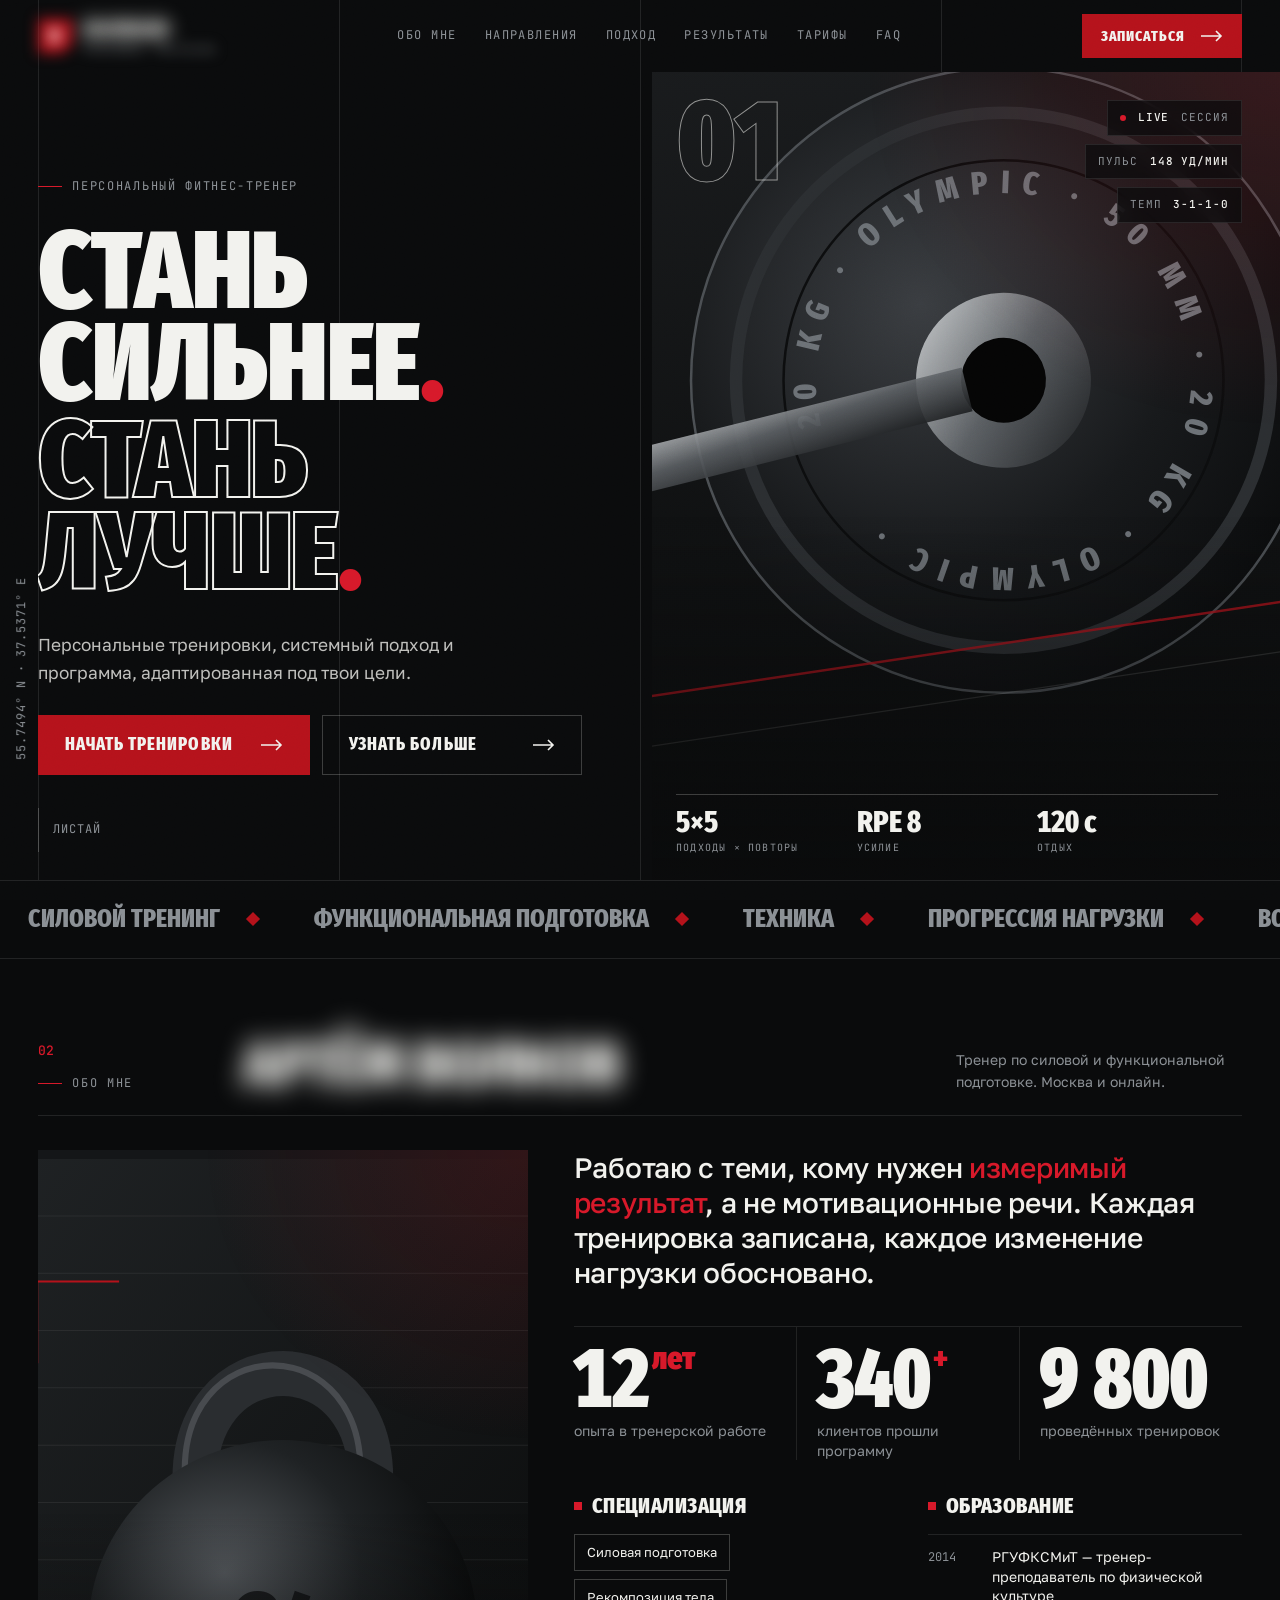
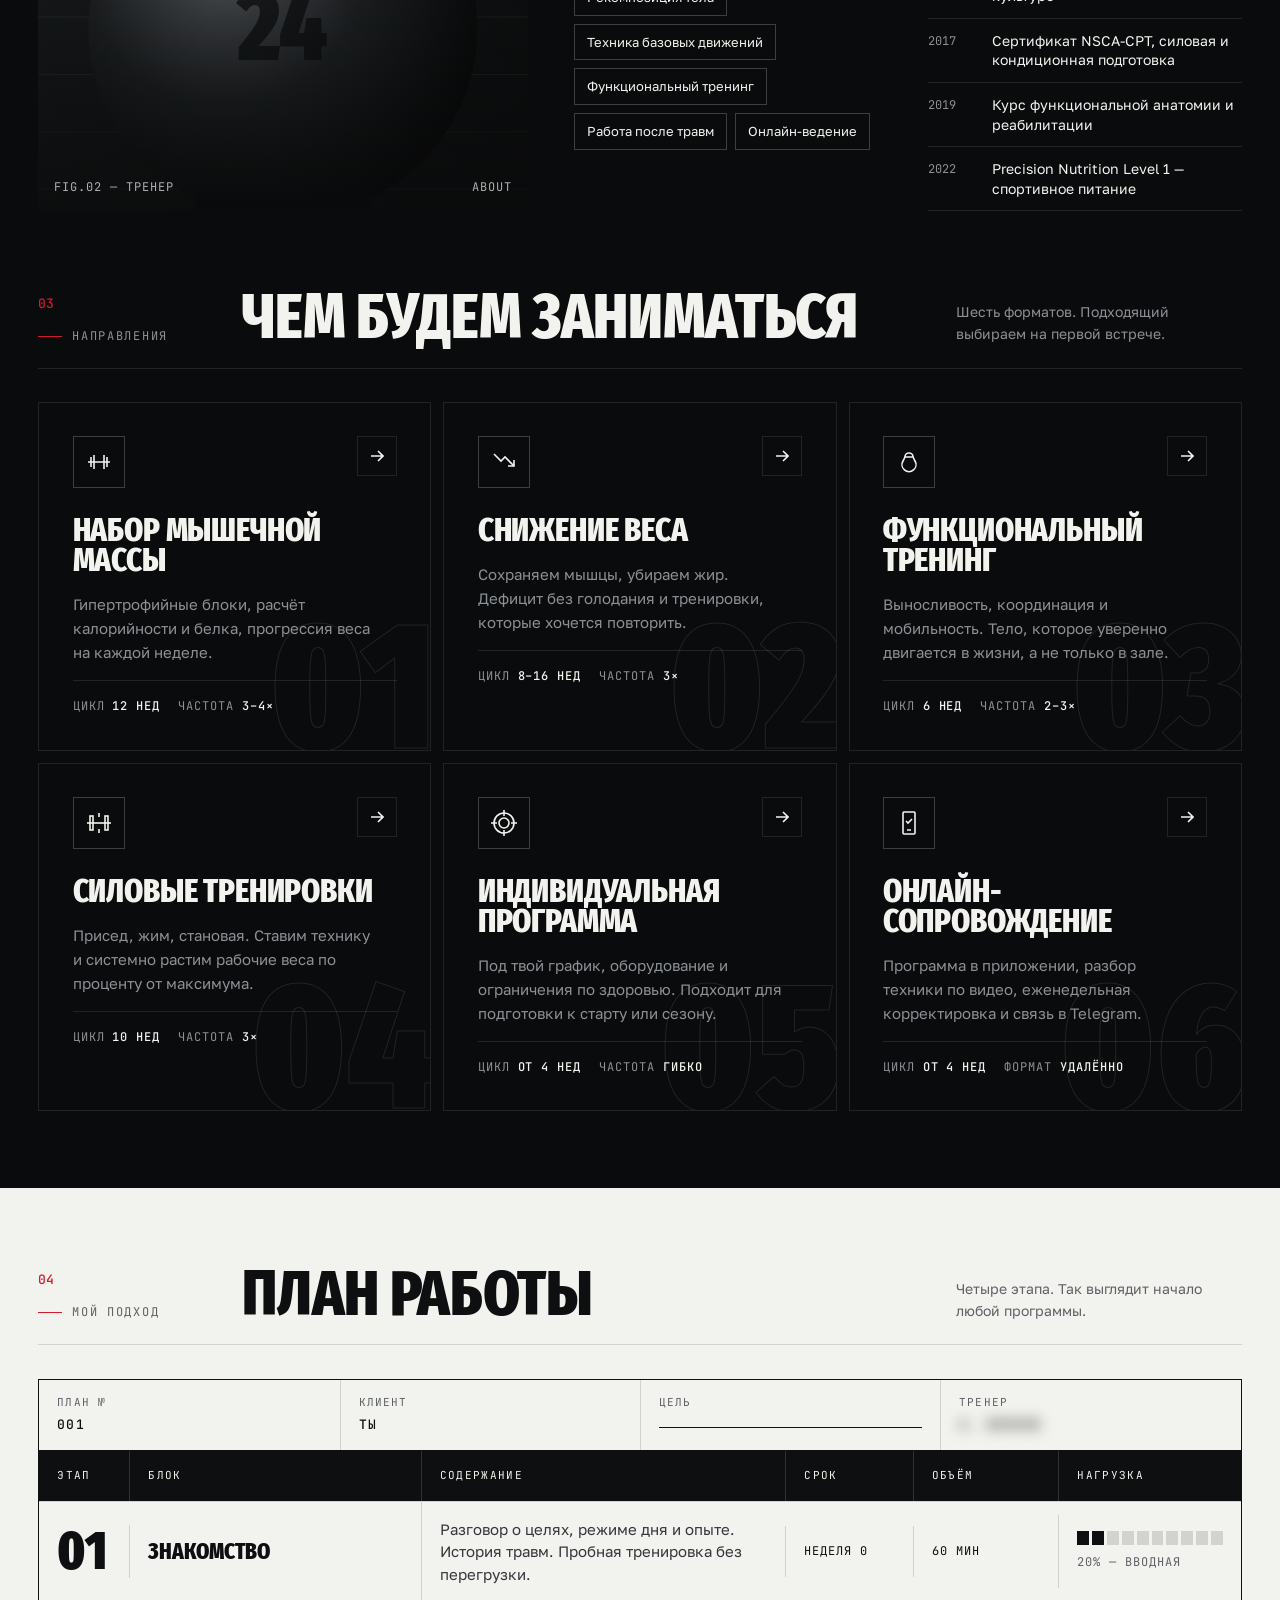
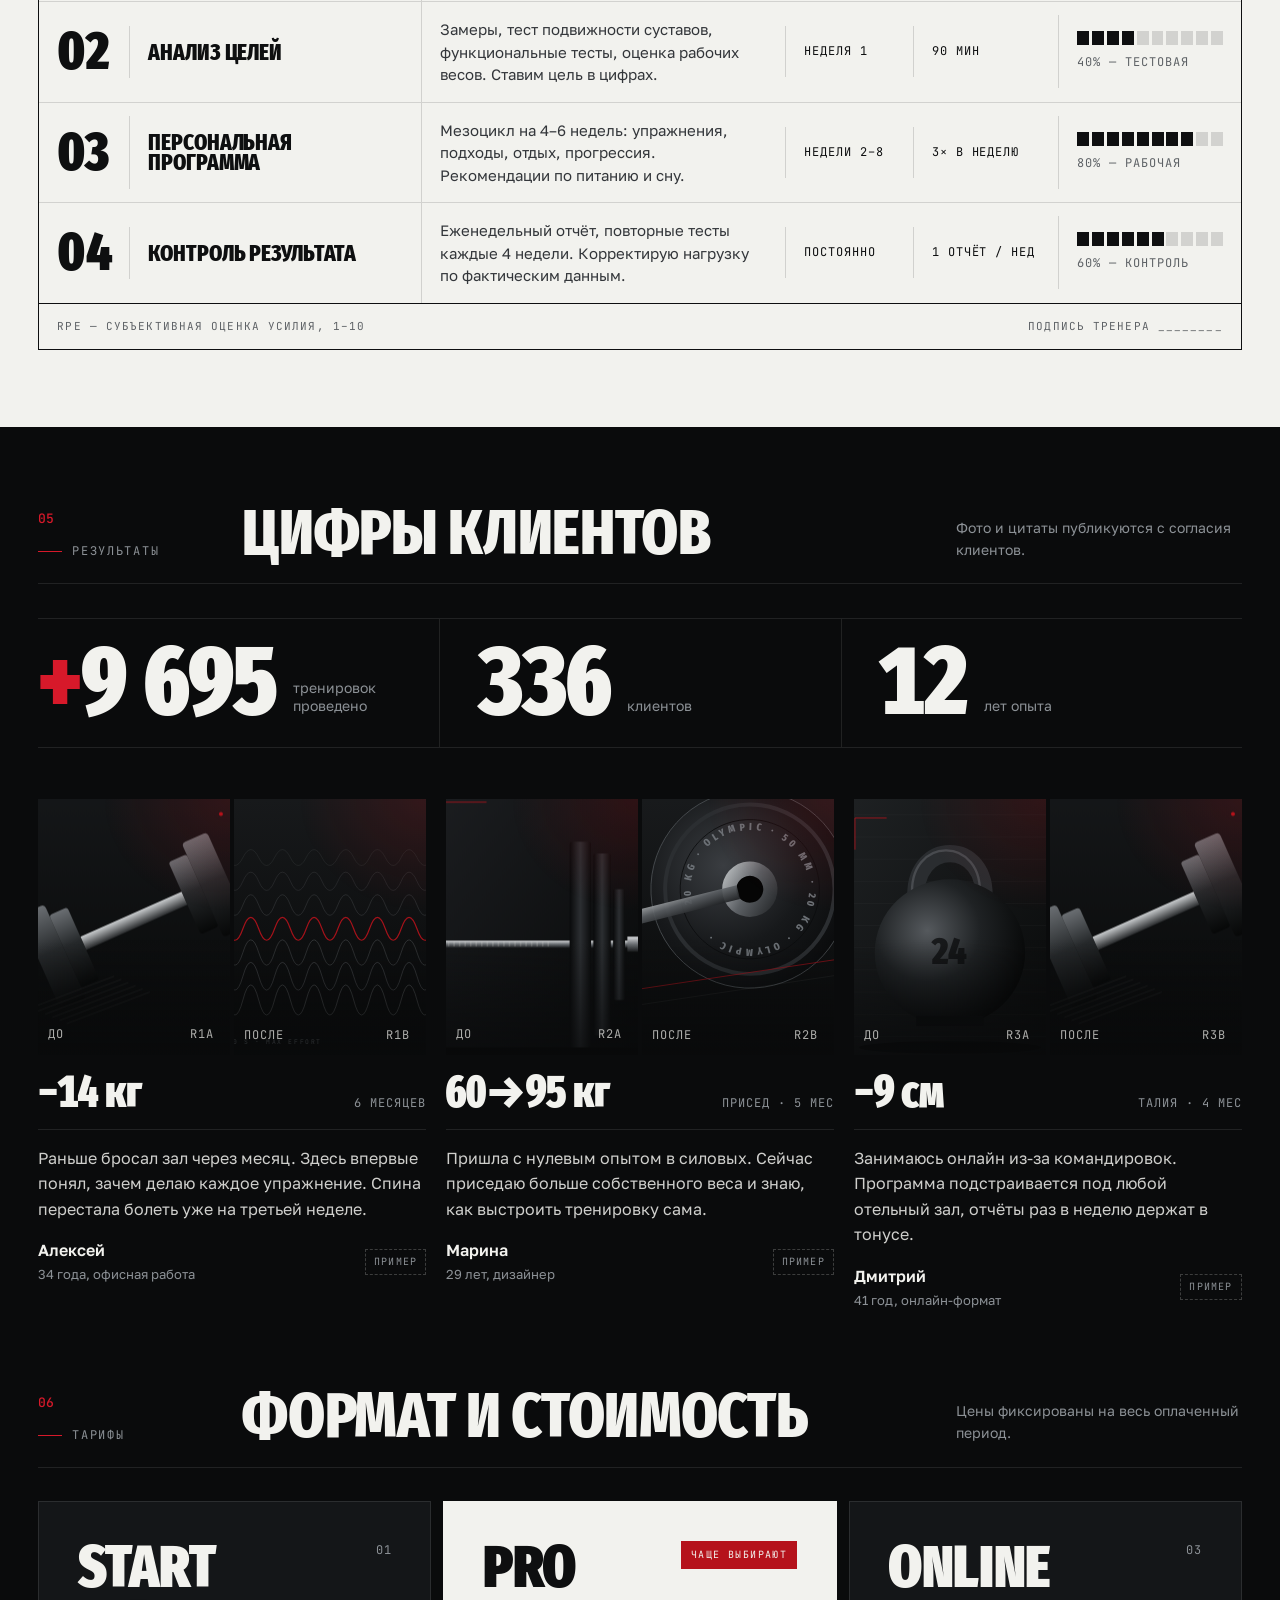
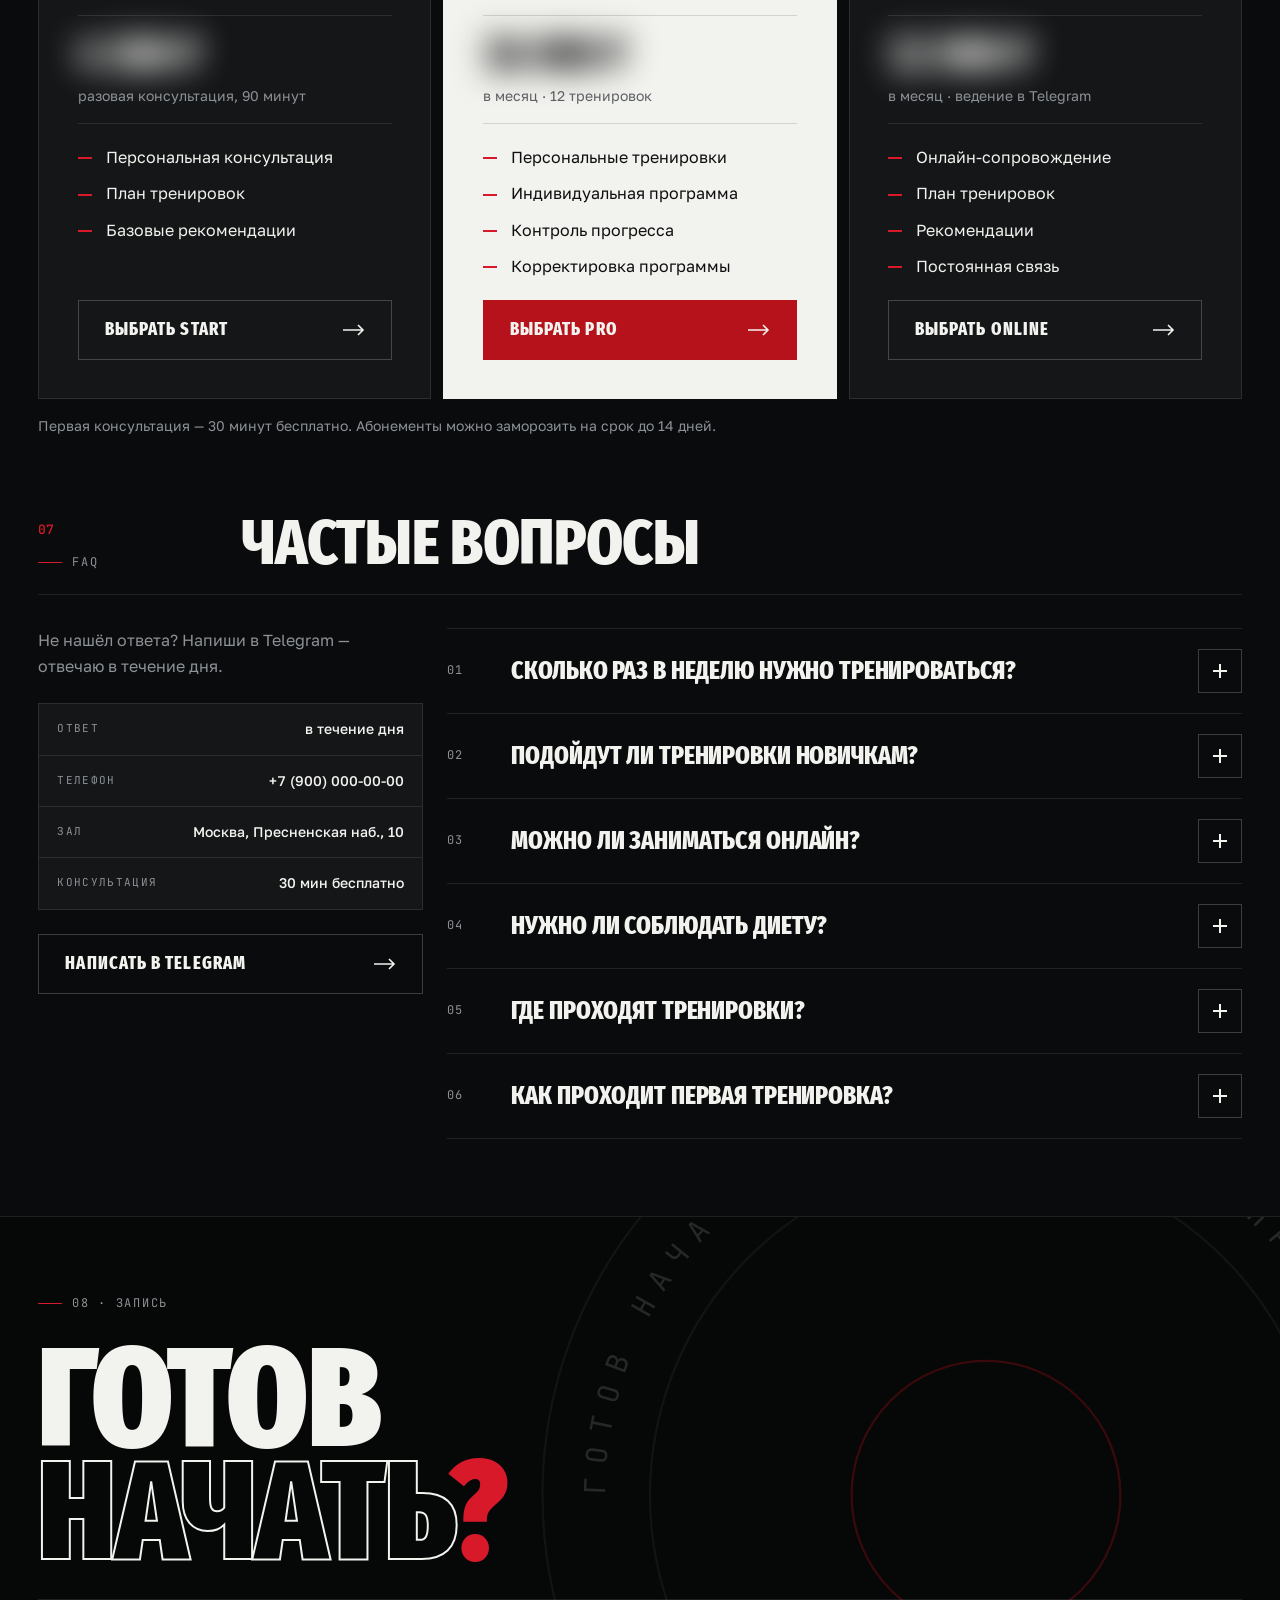
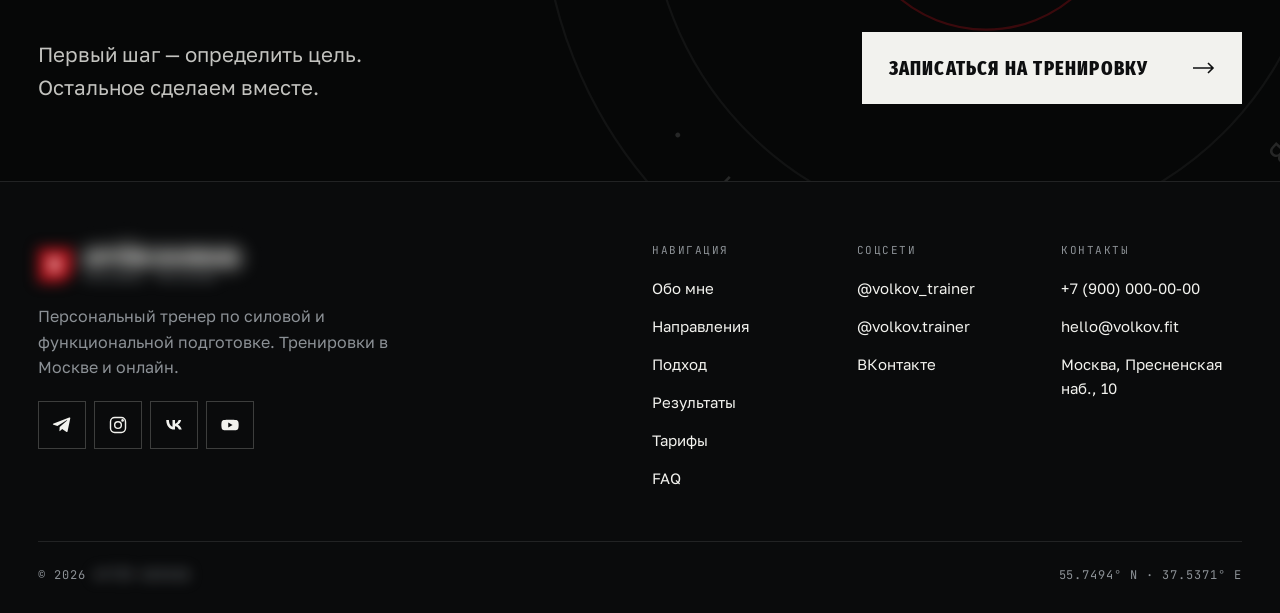
<file: projects/trainer-site/pc.html>
<!doctype html><html lang="ru"><head><meta charset="utf-8"><meta name="viewport" content="width=device-width,initial-scale=1,viewport-fit=cover">
<title>Волков — версия для ПК</title>
<meta name="description" content="Персональные тренировки, системный подход и программа, адаптированная под твои цели.">
<link rel="preconnect" href="https://fonts.googleapis.com">
<link rel="preconnect" href="https://fonts.gstatic.com" crossorigin>
<link rel="stylesheet" href="https://fonts.googleapis.com/css2?family=Fira+Sans+Extra+Condensed:ital,wght@0,400;0,600;0,800;0,900;1,800;1,900&family=Golos+Text:wght@400;500;600&family=JetBrains+Mono:wght@400;500&display=swap">

<style>
/* =========================================================
   ДИЗАЙН-ТОКЕНЫ
   Концепция сетки: «тренировочный журнал» — 12 колонок,
   асимметрия, номера секций, моно-подписи как в протоколе тестов.
   Сайт намеренно в одной (тёмной) гамме, светлая секция — «бланк плана».
   ========================================================= */
:root{
  --ink:#0A0B0C;          /* основной фон */
  --graphite:#141618;     /* фон карточек */
  --steel:#1F2225;        /* приподнятые поверхности */
  --line:rgba(242,242,238,.10);
  --line-strong:rgba(242,242,238,.22);
  --mute:#8C9196;         /* второстепенный текст */
  --paper:#F2F2EE;        /* белый */
  --paper-ink:#0E0F10;    /* текст на белом */
  --paper-mute:#5E6266;
  --paper-line:rgba(14,15,16,.14);
  --red:#B5121B;          /* акцент — глубокий красный */
  --red-hot:#D7192A;

  --f-display:"Fira Sans Extra Condensed","Arial Narrow","Roboto Condensed",Impact,sans-serif;
  --f-body:"Golos Text",system-ui,-apple-system,"Segoe UI",Roboto,sans-serif;
  --f-mono:"JetBrains Mono",ui-monospace,SFMono-Regular,Menlo,Consolas,monospace;

  --gutter:clamp(16px,4vw,64px);
  --max:1600px;
  --header-h:72px;
  --ease:cubic-bezier(.2,.8,.2,1);
  color-scheme:dark;
}

*,*::before,*::after{box-sizing:border-box}
html{scroll-behavior:smooth;scroll-padding-top:calc(var(--header-h) + 8px)}
body{
  margin:0;background:var(--ink);color:var(--paper);
  font-family:var(--f-body);font-size:16px;line-height:1.6;
  -webkit-font-smoothing:antialiased;overflow-x:clip;
}
/* лёгкий шум поверх всей страницы */
body::after{
  content:"";position:fixed;inset:0;pointer-events:none;z-index:200;opacity:.06;mix-blend-mode:overlay;
  background-image:url("data:image/svg+xml,%3Csvg xmlns='http://www.w3.org/2000/svg' width='160' height='160'%3E%3Cfilter id='n'%3E%3CfeTurbulence type='fractalNoise' baseFrequency='.9' numOctaves='3' stitchTiles='stitch'/%3E%3C/filter%3E%3Crect width='100%25' height='100%25' filter='url(%23n)'/%3E%3C/svg%3E");
}
img{max-width:100%;display:block}
a{color:inherit;text-decoration:none}
button{font:inherit;color:inherit;background:none;border:0;cursor:pointer;padding:0}
:focus-visible{outline:2px solid var(--red-hot);outline-offset:3px}
h1,h2,h3,h4{margin:0;font-family:var(--f-display);font-weight:800;text-transform:uppercase;line-height:.9;letter-spacing:-.005em;text-wrap:balance}
p{margin:0}
ul{margin:0;padding:0;list-style:none}

.wrap{width:100%;max-width:var(--max);margin-inline:auto;padding-inline:var(--gutter)}
.mono{font-family:var(--f-mono);font-size:12px;letter-spacing:.08em;text-transform:uppercase}
.label{font-family:var(--f-mono);font-size:12px;letter-spacing:.14em;text-transform:uppercase;color:var(--mute);display:inline-flex;align-items:center;gap:10px}
.label::before{content:"";width:24px;height:1px;background:var(--red-hot)}
.tnum{font-variant-numeric:tabular-nums}

/* ---------- КНОПКИ ---------- */
.btn{
  --bg:transparent;--fg:var(--paper);--bd:var(--line-strong);--fill:var(--red);
  position:relative;display:inline-flex;align-items:center;justify-content:space-between;gap:28px;
  min-height:60px;padding:0 26px;border:1px solid var(--bd);background:var(--bg);color:var(--fg);
  font-family:var(--f-display);font-weight:800;font-size:18px;letter-spacing:.06em;text-transform:uppercase;
  overflow:hidden;isolation:isolate;transition:color .35s var(--ease),border-color .35s var(--ease),transform .2s;
}
.btn::before{ /* заливка «рывком» со скосом */
  content:"";position:absolute;inset:0 -20%;z-index:-1;background:var(--fill);
  transform:translateX(-101%) skewX(-18deg);transition:transform .5s var(--ease);
}
.btn:hover::before,.btn:focus-visible::before{transform:translateX(0) skewX(-18deg)}
.btn:hover,.btn:focus-visible{border-color:var(--fill);color:var(--paper)}
.btn:active{transform:scale(.98)}
.btn .arr{width:22px;height:12px;flex:none;transition:transform .45s var(--ease)}
.btn:hover .arr{transform:translateX(6px)}
.btn--solid{--bg:var(--red);--bd:var(--red);--fill:var(--paper);}
.btn--solid:hover,.btn--solid:focus-visible{color:var(--paper-ink)}
.btn--light{--bg:var(--paper);--fg:var(--paper-ink);--bd:var(--paper);--fill:var(--red)}
.btn--sm{min-height:44px;padding:0 18px;font-size:15px;gap:16px}

/* ---------- ШАПКА ---------- */
.header{
  position:fixed;top:0;left:0;right:0;z-index:100;padding-top:env(safe-area-inset-top,0px);
  transition:background .4s,border-color .4s,backdrop-filter .4s;border-bottom:1px solid transparent;
}
.header.is-scrolled{background:rgba(10,11,12,.82);backdrop-filter:blur(14px);-webkit-backdrop-filter:blur(14px);border-color:var(--line)}
.header__in{height:var(--header-h);display:flex;align-items:center;justify-content:space-between;gap:24px}
.logo{display:flex;align-items:center;gap:12px;font-family:var(--f-display);font-weight:900;font-size:24px;letter-spacing:.04em;text-transform:uppercase;line-height:1}
.logo__mark{width:34px;height:34px;display:grid;place-items:center;background:var(--red);font-size:18px;clip-path:polygon(0 0,100% 0,100% 72%,72% 100%,0 100%)}
.logo small{display:block;font-family:var(--f-mono);font-weight:400;font-size:10px;letter-spacing:.18em;color:var(--mute);margin-top:4px}
.nav{display:flex;gap:clamp(16px,2.2vw,36px)}
.nav a{position:relative;font-family:var(--f-mono);font-size:12px;letter-spacing:.12em;text-transform:uppercase;color:var(--mute);padding:6px 0;transition:color .25s}
.nav a::after{content:"";position:absolute;left:0;right:0;bottom:0;height:1px;background:var(--red-hot);transform:scaleX(0);transform-origin:right;transition:transform .35s var(--ease)}
.nav a:hover{color:var(--paper)}
.nav a:hover::after{transform:scaleX(1);transform-origin:left}
.burger{display:none;width:44px;height:44px;border:1px solid var(--line-strong);position:relative}
.burger span{position:absolute;left:11px;right:11px;height:2px;background:var(--paper);transition:transform .35s var(--ease),opacity .2s}
.burger span:nth-child(1){top:15px}.burger span:nth-child(2){top:21px}.burger span:nth-child(3){top:27px;right:19px}
.menu-open .burger span:nth-child(1){transform:translateY(6px) rotate(45deg)}
.menu-open .burger span:nth-child(2){opacity:0}
.menu-open .burger span:nth-child(3){transform:translateY(-6px) rotate(-45deg);right:11px}

.mmenu{
  position:fixed;inset:0;z-index:90;background:var(--ink);padding:calc(var(--header-h) + env(safe-area-inset-top,0px) + 24px) var(--gutter) calc(32px + env(safe-area-inset-bottom,0px));
  display:flex;flex-direction:column;justify-content:space-between;gap:32px;
  clip-path:inset(0 0 100% 0);transition:clip-path .6s var(--ease);visibility:hidden;
}
.menu-open .mmenu{clip-path:inset(0 0 0 0);visibility:visible}
.mmenu ol{list-style:none;margin:0;padding:0;counter-reset:m}
.mmenu li{border-bottom:1px solid var(--line);counter-increment:m}
.mmenu a{display:flex;align-items:baseline;gap:16px;padding:14px 0;font-family:var(--f-display);font-weight:800;font-size:clamp(34px,10vw,52px);text-transform:uppercase;line-height:1}
.mmenu a::before{content:"0" counter(m);font-family:var(--f-mono);font-size:12px;color:var(--red-hot);font-weight:400}
.mmenu .btn{width:100%}

/* ---------- ДЕКОР: вертикальные линии ---------- */
.vlines{position:absolute;inset:0;pointer-events:none;display:grid;grid-template-columns:repeat(4,1fr);max-width:var(--max);margin:0 auto;padding-inline:var(--gutter)}
.vlines i{border-left:1px solid var(--line);position:relative;overflow:hidden}
.vlines i:last-child{border-right:1px solid var(--line)}
.vlines i::after{content:"";position:absolute;left:-1px;top:-80px;width:1px;height:80px;background:linear-gradient(transparent,var(--red-hot));animation:drop 9s linear infinite}
.vlines i:nth-child(2)::after{animation-delay:-3s;animation-duration:12s}
.vlines i:nth-child(3)::after{animation-delay:-6s;animation-duration:10s}
.vlines i:nth-child(4)::after{animation-delay:-1.5s;animation-duration:14s}
@keyframes drop{to{top:110%}}

/* ---------- ФОТО-КАДР (изображение + запасная иллюстрация) ---------- */
.ph{position:relative;overflow:hidden;background:var(--graphite);isolation:isolate;max-width:100%}
.ph__img{position:absolute;inset:-8% 0;width:100%;height:116%;will-change:transform}
.ph__img img,.ph__img svg{width:100%;height:100%;object-fit:cover;filter:grayscale(1) contrast(1.12) brightness(.82);transition:transform 1.2s var(--ease)}
.ph:hover .ph__img img,.ph:hover .ph__img svg{transform:scale(1.06)}
.ph::after{ /* виньетка + лёгкий красный тон по краю */
  content:"";position:absolute;inset:0;z-index:1;pointer-events:none;
  background:linear-gradient(180deg,transparent 55%,rgba(10,11,12,.75)),radial-gradient(120% 80% at 100% 0%,rgba(181,18,27,.18),transparent 55%);
}
.ph__cap{position:absolute;z-index:2;left:16px;bottom:14px;right:16px;display:flex;justify-content:space-between;gap:12px;color:rgba(242,242,238,.7)}
.ph--empty .ph__img svg{filter:none}

/* ---------- ПОЯВЛЕНИЕ ПРИ ПРОКРУТКЕ ---------- */
.rv{transition:opacity .9s var(--ease),transform .9s var(--ease)}
.rv.is-pre{opacity:0;transform:translateY(48px)}
.rv[data-d="1"]{transition-delay:.08s}.rv[data-d="2"]{transition-delay:.16s}.rv[data-d="3"]{transition-delay:.24s}.rv[data-d="4"]{transition-delay:.32s}.rv[data-d="5"]{transition-delay:.4s}

/* ---------- СЕКЦИИ: общий заголовок ---------- */
.section{position:relative;padding-block:clamp(88px,12vw,180px)}
.shead{display:grid;grid-template-columns:repeat(12,minmax(0,1fr));gap:24px;align-items:end;padding-bottom:clamp(32px,4vw,56px);margin-bottom:clamp(40px,5vw,80px);border-bottom:1px solid var(--line)}
.shead__num{grid-column:1/4;display:flex;flex-direction:column;gap:18px}
.shead__num b{font-family:var(--f-mono);font-weight:500;font-size:13px;color:var(--red-hot)}
.shead h2{grid-column:4/11;font-size:clamp(48px,7vw,120px)}
.shead p{grid-column:11/13;color:var(--mute);font-size:14px}

/* =========================================================
   01 HERO
   ========================================================= */
.hero{position:relative;min-height:min(100svh,1040px);display:flex;padding-top:calc(var(--header-h) + env(safe-area-inset-top,0px))}
.hero__grid{position:relative;z-index:2;display:grid;grid-template-columns:repeat(12,minmax(0,1fr));gap:24px;width:100%;align-items:stretch}
.hero__text{grid-column:1/8;display:flex;flex-direction:column;justify-content:center;gap:clamp(24px,3vw,40px);padding-block:clamp(40px,6vw,96px)}
.hero h1{font-size:clamp(64px,9.6vw,176px);line-height:.84;font-weight:900}
.hero h1 .ln{display:block;overflow:hidden;padding-bottom:.04em}
.hero h1 .ln>span{display:block;animation:rise 1.1s var(--ease) both}
.hero h1 .ln:nth-child(2)>span{animation-delay:.12s}
.hero h1 .stroke{color:transparent;-webkit-text-stroke:2px var(--paper)}
.hero h1 .dot{color:var(--red-hot);-webkit-text-stroke:0}
.hero__lead{max-width:40ch;font-size:clamp(17px,1.35vw,20px);color:rgba(242,242,238,.78);animation:fade 1s .45s var(--ease) both}
.hero__btns{display:flex;flex-wrap:wrap;gap:12px;animation:fade 1s .6s var(--ease) both}
.hero__btns .btn{min-width:260px}
.hero .label{animation:fade .8s .1s both}
@keyframes rise{from{transform:translateY(105%)}to{transform:none}}
@keyframes fade{from{opacity:0;transform:translateY(16px)}to{opacity:1;transform:none}}

.hero__media{grid-column:8/13;position:relative;margin-right:calc(var(--gutter) * -1);min-height:520px;animation:reveal 1.3s .2s var(--ease) both}
@keyframes reveal{from{clip-path:inset(0 0 0 100%)}to{clip-path:inset(0 0 0 0)}}
.hero__media .ph{position:absolute;inset:0}
.hero__media .ph__cap{display:none}
.hero__sec{position:absolute;z-index:3;top:24px;left:24px;font-family:var(--f-display);font-weight:900;font-size:clamp(80px,9vw,150px);line-height:.8;color:transparent;-webkit-text-stroke:1px rgba(242,242,238,.55)}
.hero__chips{position:absolute;z-index:3;right:calc(var(--gutter) + 0px);top:28px;display:flex;flex-direction:column;gap:8px;align-items:flex-end}
.chip{display:flex;gap:12px;align-items:center;padding:8px 12px;background:rgba(10,11,12,.72);backdrop-filter:blur(8px);border:1px solid var(--line);font-family:var(--f-mono);font-size:11px;letter-spacing:.08em;text-transform:uppercase}
.chip b{font-weight:500;color:var(--paper)}
.chip span{color:var(--mute)}
.chip i{width:6px;height:6px;border-radius:50%;background:var(--red-hot);animation:pulse 1.4s infinite}
@keyframes pulse{50%{opacity:.25}}
.hero__readout{position:absolute;z-index:3;left:24px;right:calc(var(--gutter) + 24px);bottom:24px;display:grid;grid-template-columns:repeat(3,1fr);border-top:1px solid var(--line-strong)}
.hero__readout div{padding-top:12px;display:flex;flex-direction:column;gap:2px}
.hero__readout b{font-family:var(--f-display);font-weight:800;font-size:clamp(24px,2.4vw,38px);line-height:1}
.hero__readout span{font-family:var(--f-mono);font-size:10px;letter-spacing:.12em;color:var(--mute);text-transform:uppercase}
.hero__coord{position:absolute;z-index:3;left:calc(var(--gutter) * .3);bottom:120px;writing-mode:vertical-rl;transform:rotate(180deg);color:var(--mute)}
.hero__scroll{position:absolute;z-index:3;left:var(--gutter);bottom:28px;display:flex;align-items:center;gap:14px;color:var(--mute)}
.hero__scroll i{width:1px;height:44px;background:var(--line-strong);position:relative;overflow:hidden}
.hero__scroll i::after{content:"";position:absolute;left:0;top:-50%;width:1px;height:50%;background:var(--red-hot);animation:scrolldot 2s var(--ease) infinite}
@keyframes scrolldot{to{top:100%}}

/* бегущая строка-разделитель */
.ticker{border-block:1px solid var(--line);overflow:hidden;background:var(--ink)}
.ticker__row{display:flex;width:max-content;animation:tick 38s linear infinite}
.ticker__row span{display:flex;align-items:center;gap:28px;padding:18px 28px;font-family:var(--f-display);font-weight:800;font-size:clamp(20px,2vw,28px);text-transform:uppercase;white-space:nowrap;color:var(--mute)}
.ticker__row span::after{content:"";width:10px;height:10px;background:var(--red);transform:rotate(45deg)}
@keyframes tick{to{transform:translateX(-50%)}}

/* =========================================================
   02 ОБО МНЕ
   ========================================================= */
.about__grid{display:grid;grid-template-columns:repeat(12,minmax(0,1fr));gap:24px}
.about__photo{grid-column:1/6;aspect-ratio:4/5;align-self:start}
.about__body{grid-column:7/13;display:flex;flex-direction:column;gap:56px}
.about__intro{font-size:clamp(22px,2.2vw,34px);line-height:1.25;font-weight:500;letter-spacing:-.01em}
.about__intro em{font-style:normal;color:var(--red-hot)}
.stats{display:grid;grid-template-columns:repeat(3,minmax(0,1fr));border-top:1px solid var(--line)}
.stat{padding:24px 20px 0 0;display:flex;flex-direction:column;gap:6px}
.stat+.stat{padding-left:20px;border-left:1px solid var(--line)}
.stat__n{font-family:var(--f-display);font-weight:900;font-size:clamp(56px,6.4vw,104px);line-height:.85;font-variant-numeric:tabular-nums;white-space:nowrap}
.stat__n sup{font-size:.4em;color:var(--red-hot);vertical-align:top;margin-left:2px}
.stat__l{color:var(--mute);font-size:14px;line-height:1.4}
.spec{display:grid;grid-template-columns:repeat(2,minmax(0,1fr));gap:40px}
.spec h3{font-size:22px;margin-bottom:18px;display:flex;align-items:center;gap:10px;letter-spacing:.02em}
.spec h3::before{content:"";width:8px;height:8px;background:var(--red-hot)}
.tags{display:flex;flex-wrap:wrap;gap:8px}
.tags li{padding:7px 12px;border:1px solid var(--line-strong);font-size:13px;transition:background .25s,border-color .25s}
.tags li:hover{background:var(--steel);border-color:var(--paper)}
.certs li{display:grid;grid-template-columns:52px 1fr;gap:12px;padding:12px 0;border-bottom:1px solid var(--line);font-size:14px;line-height:1.4}
.certs li:first-child{border-top:1px solid var(--line)}
.certs time{font-family:var(--f-mono);font-size:12px;color:var(--mute);padding-top:2px}

/* =========================================================
   03 НАПРАВЛЕНИЯ
   ========================================================= */
.cards{display:grid;grid-template-columns:repeat(3,minmax(0,1fr));gap:12px}
.card{
  position:relative;display:flex;flex-direction:column;gap:20px;min-height:400px;padding:clamp(24px,2.6vw,40px);
  border:1px solid var(--line);overflow:hidden;isolation:isolate;
  transition:background .45s var(--ease);
}
.card::before{content:"";position:absolute;left:0;top:0;height:3px;width:100%;background:var(--red-hot);transform:scaleX(0);transform-origin:left;transition:transform .6s var(--ease)}
.card::after{content:attr(data-n);position:absolute;right:-6px;bottom:-34px;z-index:-1;font-family:var(--f-display);font-weight:900;font-size:220px;line-height:1;color:transparent;-webkit-text-stroke:1px var(--line);transition:transform .7s var(--ease),-webkit-text-stroke-color .5s}
.card:hover{background:var(--graphite);border-color:var(--line-strong)}
.card:hover::before{transform:scaleX(1)}
.card:hover::after{transform:translate(-12px,-12px);-webkit-text-stroke-color:rgba(215,25,42,.45)}
.card__top{display:flex;justify-content:space-between;align-items:flex-start}
.card__ico{width:52px;height:52px;display:grid;place-items:center;border:1px solid var(--line-strong);transition:transform .6s var(--ease),border-color .4s,background .4s}
.card__ico svg{width:26px;height:26px}
.card:hover .card__ico{transform:rotate(-8deg);border-color:var(--red-hot);background:var(--red)}
.card h3{font-size:clamp(30px,2.6vw,42px);margin-top:auto}
.card p{color:var(--mute);font-size:15px;max-width:34ch}
.card__meta{display:flex;gap:18px;flex-wrap:wrap;padding-top:16px;border-top:1px solid var(--line);color:var(--mute)}
.card__meta b{color:var(--paper);font-weight:500}
.card__go{width:40px;height:40px;display:grid;place-items:center;border:1px solid var(--line);transition:transform .5s var(--ease),background .3s}
.card:hover .card__go{transform:rotate(-45deg);background:var(--paper);color:var(--paper-ink)}

/* =========================================================
   04 ПОДХОД — светлый «бланк плана»
   ========================================================= */
.plan{background:var(--paper);color:var(--paper-ink)}
.plan .shead{border-color:var(--paper-line)}
.plan .shead p,.plan .label{color:var(--paper-mute)}
.plan__sheet{border:1px solid var(--paper-ink)}
.plan__meta{display:grid;grid-template-columns:repeat(4,minmax(0,1fr));border-bottom:1px solid var(--paper-ink)}
.plan__meta div{padding:14px 18px;display:flex;flex-direction:column;gap:4px;font-family:var(--f-mono);font-size:11px;letter-spacing:.1em;text-transform:uppercase;color:var(--paper-mute)}
.plan__meta div+div{border-left:1px solid var(--paper-line)}
.plan__meta b{font-weight:500;color:var(--paper-ink);font-size:13px}
.plan__meta .blank{display:inline-block;min-width:120px;border-bottom:1px solid var(--paper-ink);height:1.2em}
.prow{display:grid;grid-template-columns:110px minmax(0,1.3fr) minmax(0,2fr) minmax(0,.8fr) minmax(0,.8fr) minmax(0,1.1fr);align-items:center}
.prow>*{padding:22px 18px}
.prow>*+*{border-left:1px solid var(--paper-line)}
.prow--head{background:var(--paper-ink);color:var(--paper)}
.prow--head>*{padding-block:12px;font-family:var(--f-mono);font-size:11px;letter-spacing:.12em;text-transform:uppercase;border-color:rgba(242,242,238,.15)!important}
.prow:not(.prow--head){border-top:1px solid var(--paper-line);transition:background .35s}
.prow:not(.prow--head):hover{background:#E6E6E1}
.prow__n{font-family:var(--f-display);font-weight:900;font-size:64px;line-height:.8;align-self:stretch;display:flex;align-items:center}
.prow:hover .prow__n{color:var(--red)}
.prow h3{font-size:clamp(22px,1.8vw,32px);hyphens:auto;overflow-wrap:break-word}
.prow p{font-size:15px;color:#33363A;line-height:1.5}
.prow .mono{font-size:12px;color:var(--paper-ink)}
.prow [data-th]::before{content:attr(data-th);display:none}
.load{display:flex;flex-direction:column;gap:8px}
.load__bar{display:grid;grid-template-columns:repeat(10,1fr);gap:3px}
.load__bar i{height:14px;background:var(--paper-line)}
.load__bar i.on{background:var(--paper-ink);transition:background .3s}
.prow:hover .load__bar i.on{background:var(--red)}
.load__bar i.on{animation:fillin .6s var(--ease) both;animation-delay:calc(var(--i) * 60ms)}
.load .mono{color:var(--paper-mute)}
@keyframes fillin{from{transform:scaleY(.15)}}
.plan__foot{display:flex;justify-content:space-between;flex-wrap:wrap;gap:16px;padding:14px 18px;border-top:1px solid var(--paper-ink);font-family:var(--f-mono);font-size:11px;letter-spacing:.1em;text-transform:uppercase;color:var(--paper-mute)}

/* =========================================================
   05 РЕЗУЛЬТАТЫ
   ========================================================= */
.band{display:grid;grid-template-columns:repeat(3,minmax(0,1fr));border-block:1px solid var(--line);margin-bottom:clamp(56px,7vw,112px)}
.band>div{padding:clamp(24px,3vw,44px) 0;display:flex;align-items:flex-end;gap:16px}
.band>div+div{padding-left:clamp(20px,3vw,44px);border-left:1px solid var(--line)}
.band b{font-family:var(--f-display);font-weight:900;font-size:clamp(56px,7.5vw,128px);line-height:.8;font-variant-numeric:tabular-nums;white-space:nowrap}
.band b em{font-style:normal;color:var(--red-hot)}
.band>div>span{color:var(--mute);font-size:14px;line-height:1.3;padding-bottom:6px;max-width:12ch}
.reviews{display:grid;grid-template-columns:repeat(3,minmax(0,1fr));gap:24px}
.review{display:flex;flex-direction:column;gap:22px}
.review:nth-child(2){margin-top:72px}
.review__pics{display:grid;grid-template-columns:1fr 1fr;gap:4px}
.review__pics .ph{aspect-ratio:3/4}
.review__pics .ph__cap{left:10px;bottom:10px}
.review__res{display:flex;justify-content:space-between;align-items:baseline;padding-bottom:14px;border-bottom:1px solid var(--line)}
.review__res b{font-family:var(--f-display);font-weight:900;font-size:44px;line-height:1}
.review__res span{color:var(--mute)}
.review blockquote{margin:0;font-size:16px;line-height:1.6;color:rgba(242,242,238,.85)}
.review footer{display:flex;align-items:center;justify-content:space-between;gap:12px}
.review cite{font-style:normal;font-weight:600}
.review cite small{display:block;font-weight:400;color:var(--mute);font-size:13px}
.tag-ex{font-family:var(--f-mono);font-size:10px;letter-spacing:.12em;text-transform:uppercase;color:var(--mute);border:1px dashed var(--line-strong);padding:4px 8px}

/* =========================================================
   06 ТАРИФЫ
   ========================================================= */
.prices{display:grid;grid-template-columns:repeat(3,minmax(0,1fr));gap:16px;align-items:stretch}
.price{position:relative;display:flex;flex-direction:column;gap:28px;padding:clamp(28px,3vw,44px);background:var(--graphite);border:1px solid var(--line);transition:transform .5s var(--ease),border-color .4s}
.price:hover{transform:translateY(-8px);border-color:var(--line-strong)}
.price__head{display:flex;justify-content:space-between;align-items:flex-start;gap:12px}
.price h3{font-size:clamp(48px,4.6vw,76px);font-weight:900}
.price__sum{display:flex;flex-direction:column;gap:6px;padding-block:22px;border-block:1px solid var(--line)}
.price__sum b{font-family:var(--f-display);font-weight:800;font-size:clamp(40px,3.6vw,56px);line-height:1;font-variant-numeric:tabular-nums}
.price__sum span{color:var(--mute);font-size:14px}
.price ul{display:flex;flex-direction:column;gap:14px;flex:1}
.price li{display:flex;gap:14px;align-items:flex-start;font-size:16px;line-height:1.4}
.price li::before{content:"";flex:none;width:14px;height:2px;background:var(--red-hot);margin-top:.7em}
.price .btn{width:100%}
.price--pro{background:var(--paper);color:var(--paper-ink);border-color:var(--paper)}
.price--pro .price__sum{border-color:var(--paper-line)}
.price--pro .price__sum span,.price--pro .mono{color:var(--paper-mute)}
.price--pro:hover{border-color:var(--red)}
.price__badge{font-family:var(--f-mono);font-size:10px;letter-spacing:.14em;text-transform:uppercase;background:var(--red);color:var(--paper);padding:6px 10px;white-space:nowrap}
.prices__note{margin-top:24px;color:var(--mute);font-size:14px}

/* =========================================================
   07 FAQ
   ========================================================= */
.faq__grid{display:grid;grid-template-columns:repeat(12,minmax(0,1fr));gap:24px}
.faq__aside{grid-column:1/5;display:flex;flex-direction:column;gap:24px;align-self:start;position:sticky;top:calc(var(--header-h) + 32px)}
.faq__aside p{color:var(--mute);max-width:34ch}
.faq__list{grid-column:6/13;border-top:1px solid var(--line)}
.qa{border-bottom:1px solid var(--line)}
.qa__q{width:100%;display:grid;grid-template-columns:48px 1fr 44px;gap:16px;align-items:center;padding:26px 0;text-align:left}
.qa__q .mono{color:var(--mute)}
.qa__q h3{font-size:clamp(22px,2vw,30px);font-weight:800;line-height:1.05;transition:color .25s}
.qa__q:hover h3{color:var(--red-hot)}
.qa__pm{width:44px;height:44px;border:1px solid var(--line-strong);position:relative;transition:background .3s,border-color .3s,transform .45s var(--ease)}
.qa__pm::before,.qa__pm::after{content:"";position:absolute;left:50%;top:50%;width:14px;height:2px;background:currentColor;translate:-50% -50%}
.qa__pm::after{rotate:90deg;transition:rotate .45s var(--ease)}
.qa.is-open .qa__pm{background:var(--red);border-color:var(--red);transform:rotate(180deg)}
.qa.is-open .qa__pm::after{rotate:0deg}
.qa__a{display:grid;grid-template-rows:0fr;transition:grid-template-rows .5s var(--ease)}
.qa.is-open .qa__a{grid-template-rows:1fr}
.qa__a>div{overflow:hidden}
.qa__a p{padding:0 60px 28px 64px;color:rgba(242,242,238,.75);max-width:68ch}

/* =========================================================
   08 CTA
   ========================================================= */
.cta{position:relative;overflow:hidden;background:#060707;border-top:1px solid var(--line)}
.cta__in{position:relative;z-index:2;display:flex;flex-direction:column;align-items:flex-start;gap:clamp(28px,3vw,44px)}
.cta h2{font-size:clamp(76px,15vw,260px);line-height:.8;font-weight:900}
.cta h2 span{display:block}
.cta h2 .stroke{color:transparent;-webkit-text-stroke:2px var(--paper)}
.cta h2 .stroke em{font-style:normal;color:var(--red-hot);-webkit-text-stroke:0}
.cta__row{display:flex;flex-wrap:wrap;justify-content:space-between;align-items:flex-end;gap:32px;width:100%;padding-top:32px;border-top:1px solid var(--line)}
.cta__row p{font-size:clamp(18px,1.6vw,24px);max-width:30ch;color:rgba(242,242,238,.8)}
.cta__row .btn{min-width:min(100%,380px);min-height:72px;font-size:20px}
.cta__ring{position:absolute;right:-12vw;top:50%;width:min(70vw,900px);aspect-ratio:1;translate:0 -50%;z-index:1;opacity:.5;pointer-events:none}
.cta__ring svg{width:100%;height:100%;animation:spin 80s linear infinite}
@keyframes spin{to{transform:rotate(360deg)}}

/* =========================================================
   09 FOOTER
   ========================================================= */
.footer{padding-top:clamp(64px,8vw,120px);padding-bottom:calc(28px + env(safe-area-inset-bottom,0px));border-top:1px solid var(--line)}
.footer__grid{display:grid;grid-template-columns:repeat(12,minmax(0,1fr));gap:24px;padding-bottom:clamp(48px,6vw,96px)}
.footer__brand{grid-column:1/6;display:flex;flex-direction:column;gap:20px}
.footer__brand p{color:var(--mute);max-width:36ch}
.fcol{grid-column:span 2;display:flex;flex-direction:column;gap:14px}
.fcol:nth-of-type(2){grid-column:7/9}
.fcol h4{font-family:var(--f-mono);font-weight:400;font-size:11px;letter-spacing:.14em;color:var(--mute);margin-bottom:6px}
.fcol a,.fcol span{font-size:15px;width:fit-content;position:relative}
.fcol a::after{content:"";position:absolute;left:0;bottom:-2px;width:100%;height:1px;background:var(--red-hot);transform:scaleX(0);transform-origin:right;transition:transform .35s var(--ease)}
.fcol a:hover::after{transform:scaleX(1);transform-origin:left}
.social{display:flex;gap:8px}
.social a{width:48px;height:48px;display:grid;place-items:center;border:1px solid var(--line-strong);transition:background .3s,border-color .3s,transform .3s var(--ease)}
.social a:hover{background:var(--red);border-color:var(--red);transform:translateY(-3px)}
.social svg{width:20px;height:20px}
.footer__word{font-family:var(--f-display);font-weight:900;text-transform:uppercase;font-size:clamp(64px,17.5vw,300px);line-height:.78;letter-spacing:-.01em;color:transparent;-webkit-text-stroke:1px var(--line-strong);white-space:nowrap;overflow:hidden;user-select:none}
.footer__bot{display:flex;justify-content:space-between;flex-wrap:wrap;gap:12px;padding-top:24px;border-top:1px solid var(--line);color:var(--mute)}

/* =========================================================
   АДАПТИВ
   ========================================================= */
@media (max-width:1180px){
  .nav{display:none}
  .header .btn--sm{display:none}
  .burger{display:block}
  .cards{grid-template-columns:repeat(2,minmax(0,1fr))}
  .prow{grid-template-columns:90px minmax(0,1.2fr) minmax(0,2fr) minmax(0,1fr)}
  .prow>:nth-child(4),.prow>:nth-child(5){display:none}
  .shead h2{grid-column:4/13}
  .shead p{grid-column:4/13}
}
@media (min-width:1181px){.mmenu{display:none}}

@media (max-width:900px){
  :root{--header-h:64px}
  .hero{min-height:auto}
  .hero__grid{grid-template-columns:1fr;gap:0}
  .hero__text{grid-column:1;padding-block:40px 36px}
  .hero__media{grid-column:1;margin-inline:calc(var(--gutter) * -1);min-height:0;aspect-ratio:4/5;max-height:80svh}
  .hero__coord,.hero__scroll{display:none}
  .hero__chips{right:16px;top:16px}
  .hero__readout{left:16px;right:16px;bottom:16px}
  .hero__sec{top:16px;left:16px}
  .shead{grid-template-columns:1fr;gap:20px}
  .shead>*{grid-column:1!important}
  .about__grid{grid-template-columns:1fr;gap:48px}
  .about__photo,.about__body{grid-column:1}
  .about__photo{aspect-ratio:4/5;max-height:80svh;width:100%}
  .faq__grid{grid-template-columns:1fr}
  .faq__aside,.faq__list{grid-column:1;position:static}
  .prices{grid-template-columns:1fr;gap:12px}
  .price--pro{order:-1}
  .reviews{grid-template-columns:1fr;gap:56px}
  .review:nth-child(2){margin-top:0}
  .band{grid-template-columns:1fr}
  .band>div+div{padding-left:0;border-left:0;border-top:1px solid var(--line)}
  .band>div{justify-content:space-between}
  .footer__brand{grid-column:1/-1}
  .fcol,.fcol:nth-of-type(2){grid-column:span 6}
  /* план: строки превращаются в карточки */
  .prow--head{display:none}
  .prow,.prow:not(.prow--head){grid-template-columns:1fr;padding:24px 0;gap:12px}
  .prow>*{padding:0 18px}
  .prow>*+*{border-left:0}
  .prow>:nth-child(4),.prow>:nth-child(5){display:flex;gap:10px}
  .prow [data-th]::before{display:inline;color:var(--paper-mute)}
  .prow__n{font-size:56px}
  .plan__meta{grid-template-columns:1fr 1fr}
  .plan__meta div:nth-child(3){border-left:0}
  .plan__meta div:nth-child(n+3){border-top:1px solid var(--paper-line)}
}
@media (max-width:640px){
  body{font-size:15px}
  .hero h1{font-size:clamp(56px,17.5vw,96px)}
  .hero h1 .stroke{-webkit-text-stroke-width:1.5px}
  .hero__btns{flex-direction:column}
  .hero__btns .btn,.btn{width:100%;min-width:0}
  .hero__readout b{font-size:24px}
  .hero__sec{font-size:72px}
  .stats{grid-template-columns:1fr}
  .stat,.stat+.stat{padding:20px 0;border-left:0;border-bottom:1px solid var(--line);flex-direction:row;justify-content:space-between;align-items:flex-end}
  .stat__l{text-align:right;max-width:14ch}
  .spec{grid-template-columns:1fr}
  .cards{grid-template-columns:1fr}
  .card{min-height:0}
  .card h3{margin-top:24px}
  .card::after{font-size:160px}
  .qa__q{grid-template-columns:32px 1fr 40px;gap:12px;padding:22px 0}
  .qa__pm{width:40px;height:40px}
  .qa__a p{padding:0 0 24px 44px}
  .cta h2 .stroke{-webkit-text-stroke-width:1.5px}
  .cta__ring{width:120vw;right:-50vw;top:30%}
  .fcol,.fcol:nth-of-type(2){grid-column:1/-1}
  .footer__bot{flex-direction:column}
}

/* =========================================================
   ВЕРСИЯ ДЛЯ ПК — плотнее: меньше отступов и пустых зон
   ========================================================= */
@media (min-width:901px){
  :root{--gutter:clamp(24px,3vw,48px)}
  .section{padding-block:clamp(56px,6vw,104px)}
  .shead{gap:20px;padding-bottom:22px;margin-bottom:clamp(28px,2.6vw,44px)}
  .shead__num{grid-column:1/3;gap:12px}
  .shead h2{grid-column:3/10;font-size:clamp(44px,5vw,88px)}
  .shead p{grid-column:10/13}

  .hero{min-height:min(100svh,880px)}
  .hero__text{grid-column:1/7;gap:clamp(20px,2.2vw,32px);padding-block:clamp(28px,4vw,64px)}
  .hero__media{grid-column:7/13;min-height:480px}
  .hero h1{font-size:clamp(64px,8.6vw,156px)}

  .about__grid{gap:20px;align-items:stretch}
  .about__photo{grid-column:1/6;aspect-ratio:auto;min-height:540px;align-self:stretch}
  .about__body{grid-column:6/13;gap:36px;padding-left:clamp(0px,2vw,32px)}
  .stat{padding-top:18px}

  .card{min-height:300px;gap:16px}
  .card h3{margin-top:12px}
  .card::after{font-size:180px;bottom:-28px}

  .prow{grid-template-columns:90px minmax(0,1.6fr) minmax(0,2fr) minmax(0,.7fr) minmax(0,.8fr) minmax(0,1fr)}
  .prow>*{padding:16px 18px}
  .prow__n{font-size:54px}

  .band{margin-bottom:clamp(36px,4vw,64px)}
  .band>div{padding-block:clamp(18px,2vw,30px)}
  .reviews{gap:20px}
  .review{gap:16px}
  .review:nth-child(2){margin-top:0}

  .prices{gap:12px}
  .price{gap:22px}
  .price__sum{padding-block:16px}
  .prices__note{margin-top:16px}

  .faq__aside{grid-column:1/5}
  .faq__list{grid-column:5/13}
  .qa__q{padding:20px 0}

  .cta h2{font-size:clamp(76px,11vw,200px)}
  .cta__in{gap:clamp(20px,2.4vw,32px)}

  .footer{padding-top:clamp(48px,5vw,80px)}
  .footer__grid{padding-bottom:clamp(32px,4vw,56px)}
  .footer__word{font-size:clamp(64px,14vw,240px)}
}
/* карточка контактов в FAQ, заполняет левую колонку */
.faq-card{border:1px solid var(--line);background:var(--graphite);display:flex;flex-direction:column}
.faq-card>div{display:flex;justify-content:space-between;gap:16px;padding:14px 18px;border-bottom:1px solid var(--line);font-size:14px}
.faq-card>div:last-child{border-bottom:0}
.faq-card span:first-child{color:var(--mute);font-family:var(--f-mono);font-size:11px;letter-spacing:.12em;text-transform:uppercase;padding-top:2px}
.faq-card b{font-weight:500;text-align:right}

/* ---------- РЕЖИМ «ЗАМАЗАТЬ» (SITE.redact = true) ---------- */
.is-redacted .logo,
.is-redacted [data-bind^="trainer"],
.is-redacted .footer__word,
.is-redacted [data-price]{
  filter:blur(max(7px,.2em));user-select:none;pointer-events:none;
}
.is-redacted .footer__word{display:none}
.is-redacted [data-price]{filter:blur(16px)}

@media (prefers-reduced-motion:reduce){
  *,*::before,*::after{animation-duration:.001ms!important;animation-iteration-count:1!important;transition-duration:.001ms!important;scroll-behavior:auto!important}
  .rv.is-pre{opacity:1;transform:none}
  .ticker__row{animation:none}
}
</style>
</head><body>

<!-- ============================ ШАПКА ============================ -->
<header class="header" id="header">
  <div class="wrap header__in">
    <a href="#top" class="logo" aria-label="На главную">
      <span class="logo__mark">В</span>
      <span><span data-bind="trainer.surname">Волков</span><small>PERSONAL TRAINING</small></span>
    </a>
    <nav class="nav" aria-label="Основная навигация">
      <a href="#about">Обо мне</a>
      <a href="#programs">Направления</a>
      <a href="#approach">Подход</a>
      <a href="#results">Результаты</a>
      <a href="#prices">Тарифы</a>
      <a href="#faq">FAQ</a>
    </nav>
    <a href="#cta" class="btn btn--solid btn--sm">Записаться
      <svg class="arr" viewBox="0 0 22 12" fill="none" stroke="currentColor" stroke-width="1.6"><path d="M0 6h20M15 1l5 5-5 5"/></svg></a>
    <button class="burger" id="burger" aria-label="Открыть меню" aria-expanded="false" aria-controls="mmenu"><span></span><span></span><span></span></button>
  </div>
</header>

<div class="mmenu" id="mmenu" aria-hidden="true">
  <ol>
    <li><a href="#about">Обо мне</a></li>
    <li><a href="#programs">Направления</a></li>
    <li><a href="#approach">Подход</a></li>
    <li><a href="#results">Результаты</a></li>
    <li><a href="#prices">Тарифы</a></li>
    <li><a href="#faq">FAQ</a></li>
  </ol>
  <a href="#cta" class="btn btn--solid">Записаться на тренировку
    <svg class="arr" viewBox="0 0 22 12" fill="none" stroke="currentColor" stroke-width="1.6"><path d="M0 6h20M15 1l5 5-5 5"/></svg></a>
</div>

<main id="top">

<!-- ============================ 01 HERO ============================ -->
<section class="hero" aria-label="Главный экран">
  <div class="vlines" aria-hidden="true"><i></i><i></i><i></i><i></i></div>
  <span class="hero__coord mono" aria-hidden="true" data-bind="contacts.coords">55.7522° N · 37.6156° E</span>

  <div class="wrap hero__grid">
    <div class="hero__text">
      <span class="label">Персональный фитнес-тренер</span>
      <h1>
        <span class="ln"><span>Стань сильнее<span class="dot">.</span></span></span>
        <span class="ln"><span><span class="stroke">Стань лучше</span><span class="dot">.</span></span></span>
      </h1>
      <p class="hero__lead">Персональные тренировки, системный подход и программа, адаптированная под твои цели.</p>
      <div class="hero__btns">
        <a href="#cta" class="btn btn--solid">Начать тренировки
          <svg class="arr" viewBox="0 0 22 12" fill="none" stroke="currentColor" stroke-width="1.6"><path d="M0 6h20M15 1l5 5-5 5"/></svg></a>
        <a href="#about" class="btn">Узнать больше
          <svg class="arr" viewBox="0 0 22 12" fill="none" stroke="currentColor" stroke-width="1.6"><path d="M0 6h20M15 1l5 5-5 5"/></svg></a>
      </div>
    </div>

    <div class="hero__media">
      <div class="ph" data-photo="hero" data-motif="plate" data-cap="FIG.01 — Работа в зале"></div>
      <span class="hero__sec" aria-hidden="true">01</span>
      <div class="hero__chips" aria-hidden="true">
        <div class="chip"><i></i><b>Live</b><span>сессия</span></div>
        <div class="chip"><span>Пульс</span><b class="tnum">148 уд/мин</b></div>
        <div class="chip"><span>Темп</span><b class="tnum">3-1-1-0</b></div>
      </div>
      <div class="hero__readout" aria-hidden="true">
        <div><b class="tnum">5×5</b><span>Подходы × повторы</span></div>
        <div><b class="tnum">RPE 8</b><span>Усилие</span></div>
        <div><b class="tnum">120 с</b><span>Отдых</span></div>
      </div>
    </div>
  </div>
  <div class="hero__scroll mono" aria-hidden="true"><i></i>Листай</div>
</section>

<div class="ticker" aria-hidden="true">
  <div class="ticker__row">
    <span>Силовой тренинг</span><span>Функциональная подготовка</span><span>Техника</span><span>Прогрессия нагрузки</span><span>Восстановление</span><span>Питание</span>
    <span>Силовой тренинг</span><span>Функциональная подготовка</span><span>Техника</span><span>Прогрессия нагрузки</span><span>Восстановление</span><span>Питание</span>
  </div>
</div>

<!-- ============================ 02 ОБО МНЕ ============================ -->
<section class="section" id="about">
  <div class="wrap">
    <div class="shead rv">
      <div class="shead__num"><b>02</b><span class="label">Обо мне</span></div>
      <h2><span data-bind="trainer.name">Артём Волков</span></h2>
      <p>Тренер по силовой и функциональной подготовке. Москва и онлайн.</p>
    </div>

    <div class="about__grid">
      <div class="ph about__photo rv" data-photo="about" data-motif="kettlebell" data-cap="FIG.02 — Тренер" data-parallax=".08"></div>

      <div class="about__body">
        <p class="about__intro rv">Работаю с теми, кому нужен <em>измеримый результат</em>, а не мотивационные речи. Каждая тренировка записана, каждое изменение нагрузки обосновано.</p>

        <div class="stats rv" data-d="1">
          <div class="stat"><span class="stat__n"><span data-count="stats.years">12</span><sup>лет</sup></span><span class="stat__l">опыта в тренерской работе</span></div>
          <div class="stat"><span class="stat__n"><span data-count="stats.clients">340</span><sup>+</sup></span><span class="stat__l">клиентов прошли программу</span></div>
          <div class="stat"><span class="stat__n"><span data-count="stats.sessions">9800</span></span><span class="stat__l">проведённых тренировок</span></div>
        </div>

        <div class="spec">
          <div class="rv" data-d="1">
            <h3>Специализация</h3>
            <ul class="tags">
              <li>Силовая подготовка</li><li>Рекомпозиция тела</li><li>Техника базовых движений</li>
              <li>Функциональный тренинг</li><li>Работа после травм</li><li>Онлайн-ведение</li>
            </ul>
          </div>
          <div class="rv" data-d="2">
            <h3>Образование</h3>
            <ul class="certs">
              <li><time>2014</time>РГУФКСМиТ — тренер-преподаватель по физической культуре</li>
              <li><time>2017</time>Сертификат NSCA-CPT, силовая и кондиционная подготовка</li>
              <li><time>2019</time>Курс функциональной анатомии и реабилитации</li>
              <li><time>2022</time>Precision Nutrition Level 1 — спортивное питание</li>
            </ul>
          </div>
        </div>
      </div>
    </div>
  </div>
</section>

<!-- ============================ 03 НАПРАВЛЕНИЯ ============================ -->
<section class="section" id="programs" style="padding-top:0">
  <div class="wrap">
    <div class="shead rv">
      <div class="shead__num"><b>03</b><span class="label">Направления</span></div>
      <h2>Чем будем заниматься</h2>
      <p>Шесть форматов. Подходящий выбираем на первой встрече.</p>
    </div>

    <div class="cards">
      <article class="card rv" data-n="01">
        <div class="card__top">
          <span class="card__ico"><svg viewBox="0 0 26 26" fill="none" stroke="currentColor" stroke-width="1.6"><path d="M2 13h22M5 8v10M8 6v14M18 6v14M21 8v10"/></svg></span>
          <span class="card__go"><svg width="14" height="14" viewBox="0 0 14 14" fill="none" stroke="currentColor" stroke-width="1.6"><path d="M1 7h12M8 2l5 5-5 5"/></svg></span>
        </div>
        <h3>Набор мышечной массы</h3>
        <p>Гипертрофийные блоки, расчёт калорийности и белка, прогрессия веса на каждой неделе.</p>
        <div class="card__meta mono"><span>Цикл <b>12 нед</b></span><span>Частота <b>3–4×</b></span></div>
      </article>

      <article class="card rv" data-d="1" data-n="02">
        <div class="card__top">
          <span class="card__ico"><svg viewBox="0 0 26 26" fill="none" stroke="currentColor" stroke-width="1.6"><path d="M3 5l7 7 4-4 9 9"/><path d="M17 17h6v-6"/></svg></span>
          <span class="card__go"><svg width="14" height="14" viewBox="0 0 14 14" fill="none" stroke="currentColor" stroke-width="1.6"><path d="M1 7h12M8 2l5 5-5 5"/></svg></span>
        </div>
        <h3>Снижение веса</h3>
        <p>Сохраняем мышцы, убираем жир. Дефицит без голодания и тренировки, которые хочется повторить.</p>
        <div class="card__meta mono"><span>Цикл <b>8–16 нед</b></span><span>Частота <b>3×</b></span></div>
      </article>

      <article class="card rv" data-d="2" data-n="03">
        <div class="card__top">
          <span class="card__ico"><svg viewBox="0 0 26 26" fill="none" stroke="currentColor" stroke-width="1.6"><path d="M9 8a4 4 0 1 1 8 0"/><path d="M9 8h8l2 4a7 7 0 1 1-12 0z"/></svg></span>
          <span class="card__go"><svg width="14" height="14" viewBox="0 0 14 14" fill="none" stroke="currentColor" stroke-width="1.6"><path d="M1 7h12M8 2l5 5-5 5"/></svg></span>
        </div>
        <h3>Функциональный тренинг</h3>
        <p>Выносливость, координация и мобильность. Тело, которое уверенно двигается в жизни, а не только в зале.</p>
        <div class="card__meta mono"><span>Цикл <b>6 нед</b></span><span>Частота <b>2–3×</b></span></div>
      </article>

      <article class="card rv" data-n="04">
        <div class="card__top">
          <span class="card__ico"><svg viewBox="0 0 26 26" fill="none" stroke="currentColor" stroke-width="1.6"><path d="M1 13h24"/><rect x="4" y="6" width="3" height="14"/><rect x="19" y="6" width="3" height="14"/><path d="M13 3v4M13 19v4"/></svg></span>
          <span class="card__go"><svg width="14" height="14" viewBox="0 0 14 14" fill="none" stroke="currentColor" stroke-width="1.6"><path d="M1 7h12M8 2l5 5-5 5"/></svg></span>
        </div>
        <h3>Силовые тренировки</h3>
        <p>Присед, жим, становая. Ставим технику и системно растим рабочие веса по проценту от максимума.</p>
        <div class="card__meta mono"><span>Цикл <b>10 нед</b></span><span>Частота <b>3×</b></span></div>
      </article>

      <article class="card rv" data-d="1" data-n="05">
        <div class="card__top">
          <span class="card__ico"><svg viewBox="0 0 26 26" fill="none" stroke="currentColor" stroke-width="1.6"><circle cx="13" cy="13" r="10"/><circle cx="13" cy="13" r="5"/><path d="M13 0v6M13 20v6M0 13h6M20 13h6"/></svg></span>
          <span class="card__go"><svg width="14" height="14" viewBox="0 0 14 14" fill="none" stroke="currentColor" stroke-width="1.6"><path d="M1 7h12M8 2l5 5-5 5"/></svg></span>
        </div>
        <h3>Индивидуальная программа</h3>
        <p>Под твой график, оборудование и ограничения по здоровью. Подходит для подготовки к старту или сезону.</p>
        <div class="card__meta mono"><span>Цикл <b>от 4 нед</b></span><span>Частота <b>гибко</b></span></div>
      </article>

      <article class="card rv" data-d="2" data-n="06">
        <div class="card__top">
          <span class="card__ico"><svg viewBox="0 0 26 26" fill="none" stroke="currentColor" stroke-width="1.6"><rect x="7" y="2" width="12" height="22" rx="1"/><path d="M11 20h4M10 11l2 2 4-4"/></svg></span>
          <span class="card__go"><svg width="14" height="14" viewBox="0 0 14 14" fill="none" stroke="currentColor" stroke-width="1.6"><path d="M1 7h12M8 2l5 5-5 5"/></svg></span>
        </div>
        <h3>Онлайн-сопровождение</h3>
        <p>Программа в приложении, разбор техники по видео, еженедельная корректировка и связь в Telegram.</p>
        <div class="card__meta mono"><span>Цикл <b>от 4 нед</b></span><span>Формат <b>удалённо</b></span></div>
      </article>
    </div>
  </div>
</section>

<!-- ============================ 04 ПОДХОД ============================ -->
<section class="section plan" id="approach">
  <div class="wrap">
    <div class="shead rv">
      <div class="shead__num"><b>04</b><span class="label">Мой подход</span></div>
      <h2>План работы</h2>
      <p>Четыре этапа. Так выглядит начало любой программы.</p>
    </div>

    <div class="plan__sheet rv">
      <div class="plan__meta">
        <div>План № <b class="tnum">001</b></div>
        <div>Клиент <b>Ты</b></div>
        <div>Цель <span class="blank"></span></div>
        <div>Тренер <b data-bind="trainer.short">А. Волков</b></div>
      </div>

      <div class="prow prow--head" aria-hidden="true">
        <span>Этап</span><span>Блок</span><span>Содержание</span><span>Срок</span><span>Объём</span><span>Нагрузка</span>
      </div>

      <div class="prow">
        <span class="prow__n">01</span>
        <h3>Знакомство</h3>
        <p>Разговор о целях, режиме дня и опыте. История травм. Пробная тренировка без перегрузки.</p>
        <span class="mono" data-th="Срок: ">Неделя 0</span>
        <span class="mono" data-th="Объём: ">60 мин</span>
        <div class="load"><div class="load__bar" data-load="2"></div><span class="mono">20% — вводная</span></div>
      </div>
      <div class="prow">
        <span class="prow__n">02</span>
        <h3>Анализ целей</h3>
        <p>Замеры, тест подвижности суставов, функциональные тесты, оценка рабочих весов. Ставим цель в цифрах.</p>
        <span class="mono" data-th="Срок: ">Неделя 1</span>
        <span class="mono" data-th="Объём: ">90 мин</span>
        <div class="load"><div class="load__bar" data-load="4"></div><span class="mono">40% — тестовая</span></div>
      </div>
      <div class="prow">
        <span class="prow__n">03</span>
        <h3>Персональная программа</h3>
        <p>Мезоцикл на 4–6 недель: упражнения, подходы, отдых, прогрессия. Рекомендации по питанию и сну.</p>
        <span class="mono" data-th="Срок: ">Недели 2–8</span>
        <span class="mono" data-th="Объём: ">3× в неделю</span>
        <div class="load"><div class="load__bar" data-load="8"></div><span class="mono">80% — рабочая</span></div>
      </div>
      <div class="prow">
        <span class="prow__n">04</span>
        <h3>Контроль результата</h3>
        <p>Еженедельный отчёт, повторные тесты каждые 4 недели. Корректирую нагрузку по фактическим данным.</p>
        <span class="mono" data-th="Срок: ">Постоянно</span>
        <span class="mono" data-th="Объём: ">1 отчёт / нед</span>
        <div class="load"><div class="load__bar" data-load="6"></div><span class="mono">60% — контроль</span></div>
      </div>

      <div class="plan__foot"><span>RPE — субъективная оценка усилия, 1–10</span><span>Подпись тренера ________</span></div>
    </div>
  </div>
</section>

<!-- ============================ 05 РЕЗУЛЬТАТЫ ============================ -->
<section class="section" id="results">
  <div class="wrap">
    <div class="shead rv">
      <div class="shead__num"><b>05</b><span class="label">Результаты</span></div>
      <h2>Цифры клиентов</h2>
      <p>Фото и цитаты публикуются с согласия клиентов.</p>
    </div>

    <div class="band rv">
      <div><b><em>+</em><span data-count="stats.sessions">9800</span></b><span>тренировок проведено</span></div>
      <div><b><span data-count="stats.clients">340</span></b><span>клиентов</span></div>
      <div><b><span data-count="stats.years">12</span></b><span>лет опыта</span></div>
    </div>

    <!-- ОТЗЫВЫ: ниже — шаблоны. Замените на реальные отзывы и фото клиентов, затем удалите метки «Пример». -->
    <div class="reviews">
      <article class="review rv">
        <div class="review__pics">
          <div class="ph" data-photo="r1a" data-motif="dumbbell" data-cap="ДО"></div>
          <div class="ph" data-photo="r1b" data-motif="rope" data-cap="ПОСЛЕ"></div>
        </div>
        <div class="review__res"><b class="tnum">−14 кг</b><span class="mono">6 месяцев</span></div>
        <blockquote>Раньше бросал зал через месяц. Здесь впервые понял, зачем делаю каждое упражнение. Спина перестала болеть уже на третьей неделе.</blockquote>
        <footer><cite>Алексей<small>34 года, офисная работа</small></cite><span class="tag-ex">Пример</span></footer>
      </article>
      <article class="review rv" data-d="1">
        <div class="review__pics">
          <div class="ph" data-photo="r2a" data-motif="barbell" data-cap="ДО"></div>
          <div class="ph" data-photo="r2b" data-motif="plate" data-cap="ПОСЛЕ"></div>
        </div>
        <div class="review__res"><b class="tnum">60→95 кг</b><span class="mono">присед · 5 мес</span></div>
        <blockquote>Пришла с нулевым опытом в силовых. Сейчас приседаю больше собственного веса и знаю, как выстроить тренировку сама.</blockquote>
        <footer><cite>Марина<small>29 лет, дизайнер</small></cite><span class="tag-ex">Пример</span></footer>
      </article>
      <article class="review rv" data-d="2">
        <div class="review__pics">
          <div class="ph" data-photo="r3a" data-motif="kettlebell" data-cap="ДО"></div>
          <div class="ph" data-photo="r3b" data-motif="dumbbell" data-cap="ПОСЛЕ"></div>
        </div>
        <div class="review__res"><b class="tnum">−9 см</b><span class="mono">талия · 4 мес</span></div>
        <blockquote>Занимаюсь онлайн из-за командировок. Программа подстраивается под любой отельный зал, отчёты раз в неделю держат в тонусе.</blockquote>
        <footer><cite>Дмитрий<small>41 год, онлайн-формат</small></cite><span class="tag-ex">Пример</span></footer>
      </article>
    </div>
  </div>
</section>

<!-- ============================ 06 ТАРИФЫ ============================ -->
<section class="section" id="prices" style="padding-top:0">
  <div class="wrap">
    <div class="shead rv">
      <div class="shead__num"><b>06</b><span class="label">Тарифы</span></div>
      <h2>Формат и стоимость</h2>
      <p>Цены фиксированы на весь оплаченный период.</p>
    </div>

    <div class="prices">
      <article class="price rv">
        <div class="price__head"><h3>Start</h3><span class="mono" style="color:var(--mute)">01</span></div>
        <div class="price__sum"><b data-price="start">—</b><span data-price-note="start"></span></div>
        <ul><li>Персональная консультация</li><li>План тренировок</li><li>Базовые рекомендации</li></ul>
        <a href="#cta" class="btn">Выбрать Start <svg class="arr" viewBox="0 0 22 12" fill="none" stroke="currentColor" stroke-width="1.6"><path d="M0 6h20M15 1l5 5-5 5"/></svg></a>
      </article>
      <article class="price price--pro rv" data-d="1">
        <div class="price__head"><h3>Pro</h3><span class="price__badge">Чаще выбирают</span></div>
        <div class="price__sum"><b data-price="pro">—</b><span data-price-note="pro"></span></div>
        <ul><li>Персональные тренировки</li><li>Индивидуальная программа</li><li>Контроль прогресса</li><li>Корректировка программы</li></ul>
        <a href="#cta" class="btn btn--solid">Выбрать Pro <svg class="arr" viewBox="0 0 22 12" fill="none" stroke="currentColor" stroke-width="1.6"><path d="M0 6h20M15 1l5 5-5 5"/></svg></a>
      </article>
      <article class="price rv" data-d="2">
        <div class="price__head"><h3>Online</h3><span class="mono" style="color:var(--mute)">03</span></div>
        <div class="price__sum"><b data-price="online">—</b><span data-price-note="online"></span></div>
        <ul><li>Онлайн-сопровождение</li><li>План тренировок</li><li>Рекомендации</li><li>Постоянная связь</li></ul>
        <a href="#cta" class="btn">Выбрать Online <svg class="arr" viewBox="0 0 22 12" fill="none" stroke="currentColor" stroke-width="1.6"><path d="M0 6h20M15 1l5 5-5 5"/></svg></a>
      </article>
    </div>
    <p class="prices__note">Первая консультация — 30 минут бесплатно. Абонементы можно заморозить на срок до 14 дней.</p>
  </div>
</section>

<!-- ============================ 07 FAQ ============================ -->
<section class="section" id="faq" style="padding-top:0">
  <div class="wrap">
    <div class="shead rv">
      <div class="shead__num"><b>07</b><span class="label">FAQ</span></div>
      <h2>Частые вопросы</h2>
    </div>
    <div class="faq__grid">
      <aside class="faq__aside rv">
        <p>Не нашёл ответа? Напиши в Telegram — отвечаю в течение дня.</p>
        <div class="faq-card">
          <div><span>Ответ</span><b>в течение дня</b></div>
          <div><span>Телефон</span><b class="tnum" data-bind="contacts.phone">+7 (900) 000-00-00</b></div>
          <div><span>Зал</span><b data-bind="contacts.address">Москва, Пресненская наб., 10</b></div>
          <div><span>Консультация</span><b>30 мин бесплатно</b></div>
        </div>
        <a class="btn" data-href="telegram" href="https://t.me/">Написать в Telegram <svg class="arr" viewBox="0 0 22 12" fill="none" stroke="currentColor" stroke-width="1.6"><path d="M0 6h20M15 1l5 5-5 5"/></svg></a>
      </aside>
      <div class="faq__list" id="faqList">
        <div class="qa rv"><button class="qa__q" aria-expanded="false"><span class="mono">01</span><h3>Сколько раз в неделю нужно тренироваться?</h3><span class="qa__pm" aria-hidden="true"></span></button>
          <div class="qa__a"><div><p>Для большинства целей достаточно трёх тренировок в неделю по 60–75 минут. Новичкам на первом месяце — два раза. Частоту подбираю под твоё восстановление и график, а не наоборот.</p></div></div></div>
        <div class="qa rv"><button class="qa__q" aria-expanded="false"><span class="mono">02</span><h3>Подойдут ли тренировки новичкам?</h3><span class="qa__pm" aria-hidden="true"></span></button>
          <div class="qa__a"><div><p>Да. Половина клиентов приходят без опыта. Начинаем с техники и лёгких весов, нагрузку повышаем постепенно по результатам тестов.</p></div></div></div>
        <div class="qa rv"><button class="qa__q" aria-expanded="false"><span class="mono">03</span><h3>Можно ли заниматься онлайн?</h3><span class="qa__pm" aria-hidden="true"></span></button>
          <div class="qa__a"><div><p>Да, тариф Online. Ты получаешь программу, присылаешь видео подходов, я разбираю технику и раз в неделю корректирую план. Связь — в Telegram.</p></div></div></div>
        <div class="qa rv"><button class="qa__q" aria-expanded="false"><span class="mono">04</span><h3>Нужно ли соблюдать диету?</h3><span class="qa__pm" aria-hidden="true"></span></button>
          <div class="qa__a"><div><p>Строгая диета не нужна. Даю рекомендации по калорийности и белку под твою цель и привычный рацион. Без запрещённых продуктов и голодовок.</p></div></div></div>
        <div class="qa rv"><button class="qa__q" aria-expanded="false"><span class="mono">05</span><h3>Где проходят тренировки?</h3><span class="qa__pm" aria-hidden="true"></span></button>
          <div class="qa__a"><div><p data-bind="contacts.gymText">В зале на Пресненской набережной, Москва. Возможны выездные тренировки и занятия в вашем зале по договорённости.</p></div></div></div>
        <div class="qa rv"><button class="qa__q" aria-expanded="false"><span class="mono">06</span><h3>Как проходит первая тренировка?</h3><span class="qa__pm" aria-hidden="true"></span></button>
          <div class="qa__a"><div><p>Около часа: разговор о целях и здоровье, разминка, несколько тестовых упражнений для оценки подвижности и силы. После встречи ты получаешь план на первые две недели.</p></div></div></div>
      </div>
    </div>
  </div>
</section>

<!-- ============================ 08 CTA ============================ -->
<section class="section cta" id="cta">
  <div class="cta__ring" aria-hidden="true">
    <svg viewBox="0 0 400 400" fill="none">
      <defs><path id="ringPath" d="M200,200 m-170,0 a170,170 0 1,1 340,0 a170,170 0 1,1 -340,0"/></defs>
      <circle cx="200" cy="200" r="198" stroke="rgba(242,242,238,.10)"/>
      <circle cx="200" cy="200" r="150" stroke="rgba(242,242,238,.10)"/>
      <circle cx="200" cy="200" r="60" stroke="rgba(181,18,27,.6)"/>
      <text fill="rgba(242,242,238,.28)" font-family="JetBrains Mono, monospace" font-size="13" letter-spacing="6"><textPath href="#ringPath">ГОТОВ НАЧАТЬ · ПЕРВЫЙ ШАГ · ОПРЕДЕЛИ ЦЕЛЬ · ГОТОВ НАЧАТЬ · ПЕРВЫЙ ШАГ ·</textPath></text>
    </svg>
  </div>
  <div class="wrap cta__in">
    <span class="label rv">08 · Запись</span>
    <h2 class="rv"><span>Готов</span><span class="stroke">начать<em>?</em></span></h2>
    <div class="cta__row rv">
      <p>Первый шаг — определить цель. Остальное сделаем вместе.</p>
      <a href="https://t.me/" data-href="telegram" class="btn btn--light">Записаться на тренировку
        <svg class="arr" viewBox="0 0 22 12" fill="none" stroke="currentColor" stroke-width="1.6"><path d="M0 6h20M15 1l5 5-5 5"/></svg></a>
    </div>
  </div>
</section>
</main>

<!-- ============================ 09 FOOTER ============================ -->
<footer class="footer">
  <div class="wrap">
    <div class="footer__grid">
      <div class="footer__brand">
        <a href="#top" class="logo"><span class="logo__mark">В</span><span><span data-bind="trainer.name">Артём Волков</span><small>PERSONAL TRAINING</small></span></a>
        <p>Персональный тренер по силовой и функциональной подготовке. Тренировки в Москве и онлайн.</p>
        <div class="social">
          <a data-href="telegram" href="https://t.me/" aria-label="Telegram"><svg viewBox="0 0 24 24" fill="currentColor"><path d="M21.9 4.3 18.7 19.4c-.2 1-.9 1.3-1.7.8l-4.8-3.5-2.3 2.2c-.3.3-.5.5-1 .5l.3-4.9 8.9-8c.4-.3-.1-.5-.6-.2L6.5 13.2 1.8 11.7c-1-.3-1-1 .2-1.5L20.6 3c.9-.3 1.6.2 1.3 1.3z"/></svg></a>
          <a data-href="instagram" href="https://instagram.com/" aria-label="Instagram"><svg viewBox="0 0 24 24" fill="none" stroke="currentColor" stroke-width="1.7"><rect x="3" y="3" width="18" height="18" rx="5"/><circle cx="12" cy="12" r="4"/><circle cx="17.5" cy="6.5" r=".8" fill="currentColor"/></svg></a>
          <a data-href="vk" href="https://vk.com/" aria-label="ВКонтакте"><svg viewBox="0 0 24 24" fill="currentColor"><path d="M12.8 17.5C6.5 17.5 2.9 13.2 2.7 6h3.2c.1 5.3 2.4 7.5 4.3 8V6h3v4.5c1.8-.2 3.7-2.3 4.4-4.5h3c-.5 2.8-2.6 4.8-4 5.7 1.5.7 3.8 2.5 4.7 5.8h-3.3c-.7-2.2-2.5-3.9-4.8-4.1v4.1z"/></svg></a>
          <a data-href="youtube" href="https://youtube.com/" aria-label="YouTube"><svg viewBox="0 0 24 24" fill="currentColor"><path d="M22 8.2a3 3 0 0 0-2.1-2.1C18 5.6 12 5.6 12 5.6s-6 0-7.9.5A3 3 0 0 0 2 8.2 31 31 0 0 0 1.6 12 31 31 0 0 0 2 15.8a3 3 0 0 0 2.1 2.1c1.9.5 7.9.5 7.9.5s6 0 7.9-.5a3 3 0 0 0 2.1-2.1c.4-1.2.4-3.8.4-3.8s0-2.6-.4-3.8zM9.9 15.1V8.9L15.1 12z"/></svg></a>
        </div>
      </div>
      <div class="fcol">
        <h4>Навигация</h4>
        <a href="#about">Обо мне</a><a href="#programs">Направления</a><a href="#approach">Подход</a><a href="#results">Результаты</a><a href="#prices">Тарифы</a><a href="#faq">FAQ</a>
      </div>
      <div class="fcol">
        <h4>Соцсети</h4>
        <a data-href="telegram" href="https://t.me/"><span data-bind="contacts.telegramLabel">Telegram</span></a>
        <a data-href="instagram" href="https://instagram.com/"><span data-bind="contacts.instagramLabel">Instagram</span></a>
        <a data-href="vk" href="https://vk.com/">ВКонтакте</a>
      </div>
      <div class="fcol">
        <h4>Контакты</h4>
        <span class="tnum" data-bind="contacts.phone">+7 (900) 000-00-00</span>
        <span data-bind="contacts.email">hello@volkov.fit</span>
        <span data-bind="contacts.address">Москва, Пресненская наб., 10</span>
      </div>
    </div>
    <div class="footer__word" aria-hidden="true" data-bind="trainer.surname">Волков</div>
    <div class="footer__bot mono"><span>© <span id="year">2026</span> <span data-bind="trainer.name">Артём Волков</span></span><span data-bind="contacts.coords">55.7522° N · 37.6156° E</span></div>
  </div>
</footer>

<script>
/* =========================================================
   НАСТРОЙКИ САЙТА — редактируйте здесь
   Имя, контакты, цифры, цены и фотографии.
   ========================================================= */
const SITE = {
  redact: true,   // true — замазать лого, имя и цены (для показа макета); false — показать всё
  trainer: {
    name: "Артём Волков",
    surname: "Волков",
    short: "А. Волков",
  },
  contacts: {
    phone: "+7 (900) 000-00-00",
    email: "hello@volkov.fit",
    address: "Москва, Пресненская наб., 10",
    coords: "55.7494° N · 37.5371° E",
    gymText: "В зале на Пресненской набережной, Москва. Возможны выездные тренировки и занятия в вашем зале по договорённости.",
    telegram: "volkov_trainer",        // имя пользователя без @
    telegramLabel: "@volkov_trainer",
    instagram: "volkov.trainer",
    instagramLabel: "@volkov.trainer",
    vk: "volkov_trainer",
    youtube: "@volkovtrainer",
  },
  stats: { years: 12, clients: 340, sessions: 9800 },

  /* Цены: value — число, note — подпись под ценой */
  currency: "₽",
  prices: {
    start:  { value: 4500,  note: "разовая консультация, 90 минут" },
    pro:    { value: 36000, note: "в месяц · 12 тренировок" },
    online: { value: 12000, note: "в месяц · ведение в Telegram" },
  },

  /* Фотографии: путь к файлу (например "img/hero.jpg") или URL.
     pos — точка фокуса кадра (CSS object-position), чтобы на телефоне лицо не обрезалось.
     Если фото не загрузилось, показывается графическая заглушка. */
  photos: {
    hero:  { src: "https://images.unsplash.com/photo-1571019614242-c5c5dee9f50b?w=1600&q=80", pos: "50% 30%" },
    about: { src: "https://images.unsplash.com/photo-1583454110551-21f2fa2afe61?w=1200&q=80", pos: "50% 25%" },
    r1a: { src: "", pos: "50% 30%" }, r1b: { src: "", pos: "50% 30%" },
    r2a: { src: "", pos: "50% 30%" }, r2b: { src: "", pos: "50% 30%" },
    r3a: { src: "", pos: "50% 30%" }, r3b: { src: "", pos: "50% 30%" },
  },
};

/* ======================= ДАЛЕЕ — ЛОГИКА ======================= */
(() => {
  const get = (path) => path.split(".").reduce((o, k) => (o ? o[k] : undefined), SITE);
  const fmt = (n) => Math.round(n).toLocaleString("ru-RU").replace(/ /g, " ");
  document.documentElement.classList.toggle("is-redacted", !!SITE.redact);
  const reduce = window.matchMedia("(prefers-reduced-motion: reduce)").matches;

  /* --- подстановка текстов, ссылок и цен из SITE --- */
  document.querySelectorAll("[data-bind]").forEach((el) => {
    const v = get(el.dataset.bind); if (v != null) el.textContent = v;
  });
  const links = {
    telegram: (u) => "https://t.me/" + u,
    instagram: (u) => "https://instagram.com/" + u,
    vk: (u) => "https://vk.com/" + u,
    youtube: (u) => "https://youtube.com/" + u,
  };
  document.querySelectorAll("[data-href]").forEach((a) => {
    const k = a.dataset.href, u = SITE.contacts[k];
    if (u && links[k]) { a.href = links[k](u); a.target = "_blank"; a.rel = "noopener"; }
  });
  document.querySelectorAll("[data-price]").forEach((el) => {
    const p = SITE.prices[el.dataset.price]; if (p) el.textContent = fmt(p.value) + " " + SITE.currency;
  });
  document.querySelectorAll("[data-price-note]").forEach((el) => {
    const p = SITE.prices[el.dataset.priceNote]; if (p) el.textContent = p.note;
  });
  document.querySelectorAll("[data-count]").forEach((el) => {
    const v = get(el.dataset.count); el.dataset.target = v; el.textContent = fmt(v);
  });
  const y = document.getElementById("year"); if (y) y.textContent = new Date().getFullYear();

  /* --- графические заглушки для фото (монохромные «кадры» с оборудованием) --- */
  let uid = 0;
  const MOTIFS = {
    plate(id) { return `
      <defs>
        <radialGradient id="r${id}" cx="40%" cy="35%" r="75%"><stop offset="0" stop-color="#3a3d41"/><stop offset=".55" stop-color="#17191b"/><stop offset="1" stop-color="#08090a"/></radialGradient>
        <linearGradient id="s${id}" x1="0" y1="0" x2="1" y2="1"><stop offset="0" stop-color="#cfd2d4"/><stop offset=".5" stop-color="#5b5f63"/><stop offset="1" stop-color="#1b1d1f"/></linearGradient>
        <linearGradient id="bg${id}" x1="0" y1="0" x2="0" y2="1"><stop offset="0" stop-color="#1a1c1e"/><stop offset="1" stop-color="#070808"/></linearGradient>
        <path id="t${id}" d="M330,300 m-150,0 a150,150 0 1,1 300,0 a150,150 0 1,1 -300,0"/>
      </defs>
      <rect width="600" height="750" fill="url(#bg${id})"/>
      <g transform="rotate(-14 330 300)">
        <circle cx="330" cy="300" r="250" fill="url(#r${id})"/>
        <circle cx="330" cy="300" r="250" fill="none" stroke="#4b4f53" stroke-width="2"/>
        <circle cx="330" cy="300" r="214" fill="none" stroke="#2b2e31" stroke-width="10"/>
        <circle cx="330" cy="300" r="176" fill="none" stroke="#0c0d0e" stroke-width="2"/>
        <text font-family="Fira Sans Extra Condensed, Arial Narrow, sans-serif" font-weight="800" font-size="26" letter-spacing="10" fill="#6c7176"><textPath href="#t${id}">20 KG · OLYMPIC · 50 MM · 20 KG · OLYMPIC ·</textPath></text>
        <circle cx="330" cy="300" r="70" fill="url(#s${id})"/>
        <circle cx="330" cy="300" r="34" fill="#050505"/>
        <rect x="-120" y="282" width="420" height="36" fill="url(#s${id})" opacity=".9"/>
      </g>
      <path d="M0 560 L600 470" stroke="#B5121B" stroke-width="2" opacity=".8"/>
      <path d="M0 600 L600 510" stroke="#F2F2EE" stroke-width="1" opacity=".15"/>`; },
    kettlebell(id) { return `
      <defs>
        <radialGradient id="k${id}" cx="35%" cy="35%" r="70%"><stop offset="0" stop-color="#55595d"/><stop offset=".5" stop-color="#1f2224"/><stop offset="1" stop-color="#060707"/></radialGradient>
        <linearGradient id="bg${id}" x1="0" y1="0" x2="1" y2="1"><stop offset="0" stop-color="#202325"/><stop offset="1" stop-color="#070808"/></linearGradient>
      </defs>
      <rect width="600" height="750" fill="url(#bg${id})"/>
      <g opacity=".07" stroke="#F2F2EE">${Array.from({length:14},(_,i)=>`<line x1="0" y1="${i*56}" x2="600" y2="${i*56}"/>`).join("")}</g>
      <path d="M215 330 C200 170 400 170 385 330" fill="none" stroke="#2a2d30" stroke-width="44" stroke-linecap="round"/>
      <path d="M215 330 C200 170 400 170 385 330" fill="none" stroke="#5c6064" stroke-width="6" stroke-linecap="round" opacity=".6" transform="translate(-10 -8)"/>
      <ellipse cx="300" cy="460" rx="190" ry="185" fill="url(#k${id})"/>
      <rect x="215" y="620" width="170" height="26" fill="#0a0b0c"/>
      <text x="300" y="490" text-anchor="middle" font-family="Fira Sans Extra Condensed, Arial Narrow, sans-serif" font-weight="900" font-size="96" fill="#0b0c0d" opacity=".75">24</text>
      <ellipse cx="300" cy="700" rx="230" ry="16" fill="#000" opacity=".6"/>
      <path d="M60 120 v80 M60 120 h80" stroke="#B5121B" stroke-width="2"/>`; },
    dumbbell(id) { return `
      <defs>
        <linearGradient id="d${id}" x1="0" y1="0" x2="0" y2="1"><stop offset="0" stop-color="#6a6e72"/><stop offset=".45" stop-color="#26292b"/><stop offset="1" stop-color="#070808"/></linearGradient>
        <linearGradient id="h${id}" x1="0" y1="0" x2="0" y2="1"><stop offset="0" stop-color="#c9ccce"/><stop offset="1" stop-color="#2a2c2e"/></linearGradient>
        <linearGradient id="bg${id}" x1="0" y1="0" x2="0" y2="1"><stop offset="0" stop-color="#16181a"/><stop offset="1" stop-color="#070808"/></linearGradient>
      </defs>
      <rect width="600" height="750" fill="url(#bg${id})"/>
      <g transform="rotate(-24 300 380)">
        <rect x="160" y="362" width="280" height="36" fill="url(#h${id})"/>
        <rect x="40" y="250" width="70" height="260" rx="10" fill="url(#d${id})"/>
        <rect x="110" y="280" width="50" height="200" rx="8" fill="url(#d${id})"/>
        <rect x="440" y="280" width="50" height="200" rx="8" fill="url(#d${id})"/>
        <rect x="490" y="250" width="70" height="260" rx="10" fill="url(#d${id})"/>
      </g>
      <g stroke="#F2F2EE" opacity=".18">${Array.from({length:6},(_,i)=>`<line x1="${40+i*18}" y1="${600+i*8}" x2="${250+i*18}" y2="${520+i*8}"/>`).join("")}</g>
      <circle cx="520" cy="110" r="5" fill="#B5121B"/>`; },
    barbell(id) { return `
      <defs>
        <linearGradient id="b${id}" x1="0" y1="0" x2="0" y2="1"><stop offset="0" stop-color="#d8dadc"/><stop offset=".5" stop-color="#6d7175"/><stop offset="1" stop-color="#1a1c1e"/></linearGradient>
        <linearGradient id="p${id}" x1="0" y1="0" x2="1" y2="0"><stop offset="0" stop-color="#090a0b"/><stop offset=".5" stop-color="#2c2f32"/><stop offset="1" stop-color="#0b0c0d"/></linearGradient>
        <linearGradient id="bg${id}" x1="0" y1="0" x2="1" y2="1"><stop offset="0" stop-color="#1d1f22"/><stop offset="1" stop-color="#060707"/></linearGradient>
      </defs>
      <rect width="600" height="750" fill="url(#bg${id})"/>
      <rect x="-20" y="430" width="640" height="18" fill="url(#b${id})"/>
      <rect x="370" y="180" width="54" height="520" rx="6" fill="url(#p${id})"/>
      <rect x="430" y="210" width="44" height="460" rx="6" fill="url(#p${id})"/>
      <rect x="480" y="300" width="30" height="280" rx="5" fill="url(#p${id})"/>
      <rect x="516" y="420" width="40" height="38" fill="url(#b${id})"/>
      <g fill="#F2F2EE" opacity=".5">${Array.from({length:22},(_,i)=>`<rect x="${20+i*14}" y="433" width="4" height="12" opacity=".35"/>`).join("")}</g>
      <rect x="0" y="700" width="600" height="50" fill="#050505"/>
      <path d="M40 80 h120" stroke="#B5121B" stroke-width="2"/>`; },
    rope(id) {
      const waves = Array.from({length:7},(_,i)=>{
        const y=220+i*60, a=40+i*6; let d=`M-20 ${y}`;
        for(let x=0;x<=640;x+=40){ d+=` Q ${x+20} ${y+(x/40%2?a:-a)} ${x+40} ${y}`; }
        return `<path d="${d}" fill="none" stroke="${i===3?'#B5121B':'#9a9ea2'}" stroke-width="${i===3?3:1.4}" opacity="${i===3?.9:.18+i*.06}"/>`;
      }).join("");
      return `
      <defs><linearGradient id="bg${id}" x1="0" y1="0" x2="0" y2="1"><stop offset="0" stop-color="#191b1d"/><stop offset="1" stop-color="#060707"/></linearGradient></defs>
      <rect width="600" height="750" fill="url(#bg${id})"/>${waves}
      <text x="40" y="690" font-family="JetBrains Mono, monospace" font-size="16" letter-spacing="4" fill="#6c7176">30 S · MAX EFFORT</text>`; },
  };
  document.querySelectorAll(".ph").forEach((ph) => {
    const key = ph.dataset.photo, conf = SITE.photos[key] || {};
    const motif = MOTIFS[ph.dataset.motif] || MOTIFS.plate;
    const box = document.createElement("div"); box.className = "ph__img";
    const fallback = () => {
      ph.classList.add("ph--empty");
      box.innerHTML = `<svg viewBox="0 0 600 750" preserveAspectRatio="xMidYMid slice" aria-hidden="true">${motif(++uid)}</svg>`;
    };
    if (conf.src) {
      const img = new Image();
      img.alt = ph.dataset.cap || ""; img.decoding = "async"; img.loading = key === "hero" ? "eager" : "lazy";
      img.style.objectPosition = conf.pos || "50% 50%";
      img.onerror = fallback; img.src = conf.src; box.appendChild(img);
    } else fallback();
    ph.prepend(box);
    if (ph.dataset.cap) {
      const c = document.createElement("div"); c.className = "ph__cap mono";
      c.innerHTML = `<span>${ph.dataset.cap}</span><span>${String(key).toUpperCase()}</span>`;
      ph.appendChild(c);
    }
  });

  /* --- шкалы нагрузки в плане --- */
  document.querySelectorAll(".load__bar").forEach((bar) => {
    const n = +bar.dataset.load;
    bar.innerHTML = Array.from({ length: 10 }, (_, i) => `<i class="${i < n ? "on" : ""}" style="--i:${i}"></i>`).join("");
  });

  /* --- шапка при прокрутке --- */
  const header = document.getElementById("header");
  const onScrollHeader = () => header.classList.toggle("is-scrolled", window.scrollY > 24);
  onScrollHeader();

  /* --- мобильное меню --- */
  const burger = document.getElementById("burger"), mmenu = document.getElementById("mmenu");
  const setMenu = (open) => {
    document.documentElement.classList.toggle("menu-open", open);
    burger.setAttribute("aria-expanded", open); mmenu.setAttribute("aria-hidden", !open);
    burger.setAttribute("aria-label", open ? "Закрыть меню" : "Открыть меню");
    document.body.style.overflow = open ? "hidden" : "";
  };
  burger.addEventListener("click", () => setMenu(!document.documentElement.classList.contains("menu-open")));
  mmenu.querySelectorAll("a").forEach((a) => a.addEventListener("click", () => setMenu(false)));
  document.addEventListener("keydown", (e) => { if (e.key === "Escape") setMenu(false); });

  /* --- FAQ --- */
  document.querySelectorAll(".qa__q").forEach((btn) => {
    btn.addEventListener("click", () => {
      const qa = btn.parentElement, open = !qa.classList.contains("is-open");
      document.querySelectorAll(".qa.is-open").forEach((o) => { o.classList.remove("is-open"); o.firstElementChild.setAttribute("aria-expanded", "false"); });
      qa.classList.toggle("is-open", open); btn.setAttribute("aria-expanded", open);
    });
  });

  /* --- счётчики --- */
  const countUp = (el) => {
    const target = +el.dataset.target, t0 = performance.now(), dur = 1600;
    const step = (t) => {
      const p = Math.min(1, (t - t0) / dur), e = 1 - Math.pow(1 - p, 4);
      el.textContent = fmt(target * e);
      if (p < 1) requestAnimationFrame(step);
    };
    requestAnimationFrame(step);
  };

  /* --- появление при прокрутке (видимое при загрузке не скрываем) --- */
  if (!reduce && "IntersectionObserver" in window) {
    const vh = window.innerHeight;
    const io = new IntersectionObserver((entries) => {
      entries.forEach((en) => {
        if (!en.isIntersecting) return;
        en.target.classList.remove("is-pre");
        en.target.querySelectorAll("[data-count]").forEach(countUp);
        io.unobserve(en.target);
      });
    }, { rootMargin: "0px 0px -8% 0px", threshold: 0.08 });
    document.querySelectorAll(".rv").forEach((el) => {
      if (el.getBoundingClientRect().top > vh * 0.92) { el.classList.add("is-pre"); io.observe(el); }
    });
  }

  /* --- параллакс фотографий --- */
  const par = [...document.querySelectorAll(".hero__media .ph__img, [data-parallax] .ph__img, .review__pics .ph__img")];
  let ticking = false;
  const parallax = () => {
    const vh = window.innerHeight;
    par.forEach((el) => {
      const r = el.parentElement.getBoundingClientRect();
      if (r.bottom < 0 || r.top > vh) return;
      const speed = +(el.parentElement.dataset.parallax || .06);
      const off = (r.top + r.height / 2 - vh / 2) * -speed;
      el.style.transform = `translate3d(0,${off.toFixed(1)}px,0)`;
    });
    ticking = false;
  };
  window.addEventListener("scroll", () => {
    onScrollHeader();
    if (!reduce && !ticking) { ticking = true; requestAnimationFrame(parallax); }
  }, { passive: true });
  window.addEventListener("resize", () => !reduce && parallax());
  if (!reduce) parallax();
})();
</script>
</body></html>
</file>
<file: css/style.css>
/* ==========================================================================
   Portfolio — styles
   Палитра: графит / тёплый белый + один акцент (кобальт).
   Акцентный цвет меняется в --accent.
   ========================================================================== */

:root {
  --accent: #4a66ff;
  --accent-ink: #ffffff;

  --dark-bg: #0c0c0d;
  --dark-fg: #f2f1ed;
  --dark-muted: #8b8a85;
  --dark-line: rgba(255, 255, 255, .1);
  --dark-card: #151517;

  --light-bg: #eeede9;
  --light-fg: #0f0f10;
  --light-muted: #6f6e68;
  --light-line: rgba(15, 15, 16, .12);
  --light-card: #e4e2dd;

  --bg: var(--dark-bg);
  --fg: var(--dark-fg);
  --muted: var(--dark-muted);
  --line: var(--dark-line);
  --card: var(--dark-card);

  --font: 'Inter Tight', 'Helvetica Neue', Arial, system-ui, sans-serif;
  --mono: 'JetBrains Mono', ui-monospace, 'SF Mono', Menlo, monospace;

  --ease: cubic-bezier(.22, 1, .36, 1);
  --ease-io: cubic-bezier(.76, 0, .24, 1);
  --gutter: clamp(16px, 4vw, 56px);
  --max: 1560px;
  --radius: clamp(14px, 1.6vw, 24px);
  --header-h: 76px;
}

body[data-theme="light"] {
  --bg: var(--light-bg);
  --fg: var(--light-fg);
  --muted: var(--light-muted);
  --line: var(--light-line);
  --card: var(--light-card);
}

/* ---------- Base ---------- */
*, *::before, *::after { box-sizing: border-box; }
html { -webkit-text-size-adjust: 100%; scroll-padding-top: 90px; }
html:not(.has-smooth) { scroll-behavior: smooth; }
body {
  margin: 0;
  background: var(--bg);
  color: var(--fg);
  font-family: var(--font);
  font-size: 16px;
  line-height: 1.5;
  font-weight: 400;
  letter-spacing: -.005em;
  -webkit-font-smoothing: antialiased;
  -moz-osx-font-smoothing: grayscale;
  text-rendering: optimizeLegibility;
  overflow-x: hidden;
  transition: background-color .9s var(--ease), color .9s var(--ease);
}
@supports (overflow: clip) { body { overflow-x: clip; } }
body.is-locked { overflow: hidden; }
img { display: block; max-width: 100%; height: auto; }
a { color: inherit; text-decoration: none; }
button { font: inherit; color: inherit; background: none; border: 0; padding: 0; cursor: pointer; }
ul, ol { list-style: none; margin: 0; padding: 0; }
h1, h2, h3, p { margin: 0; }
em { font-style: normal; }
::selection { background: var(--accent); color: #fff; }

:focus-visible { outline: 2px solid var(--accent); outline-offset: 4px; border-radius: 6px; }

.skip {
  position: fixed; left: 16px; top: -60px; z-index: 1000;
  background: var(--accent); color: #fff; padding: 10px 16px; border-radius: 10px;
  transition: top .3s var(--ease);
}
.skip:focus { top: 16px; }
.visually-hidden { position: absolute !important; width: 1px; height: 1px; overflow: hidden; clip: rect(0 0 0 0); white-space: nowrap; }

.wrap { width: 100%; max-width: var(--max); margin: 0 auto; padding: 0 var(--gutter); }

.eyebrow {
  font-family: var(--mono);
  font-size: 12px;
  letter-spacing: .08em;
  text-transform: uppercase;
  color: var(--muted);
  display: inline-flex; align-items: center; gap: 10px;
}
.eyebrow .idx { color: var(--fg); }
.muted { color: var(--muted); }
.accent { color: var(--accent); }
.dot { width: 7px; height: 7px; border-radius: 50%; background: var(--accent); box-shadow: 0 0 0 0 var(--accent); animation: pulse 2.6s var(--ease) infinite; }
@keyframes pulse { 0% { box-shadow: 0 0 0 0 rgba(74, 102, 255, .55); } 70%, 100% { box-shadow: 0 0 0 10px rgba(74, 102, 255, 0); } }

.lead { font-size: clamp(17px, 1.35vw, 21px); line-height: 1.5; color: var(--muted); max-width: 30em; letter-spacing: -.01em; }
.h2 { font-size: clamp(40px, 6.6vw, 112px); line-height: .95; letter-spacing: -.045em; font-weight: 500; }
.h3 { font-size: clamp(28px, 3vw, 44px); line-height: 1; letter-spacing: -.035em; font-weight: 500; }

/* ---------- Buttons ---------- */
.btn {
  --h: 56px;
  position: relative; display: inline-flex; align-items: center; gap: 12px;
  height: var(--h); padding: 0 26px; border-radius: 999px;
  font-size: 15px; font-weight: 500; letter-spacing: -.01em;
  overflow: hidden; isolation: isolate; white-space: nowrap;
  transition: transform .5s var(--ease), background-color .4s var(--ease), color .4s var(--ease), border-color .4s var(--ease);
  will-change: transform;
}
.btn--sm { --h: 44px; padding: 0 20px; font-size: 14px; }
.btn::before {
  content: ""; position: absolute; inset: 0; z-index: -1; border-radius: inherit;
  transform: translateY(101%); transition: transform .6s var(--ease);
}
.btn:hover::before, .btn:focus-visible::before { transform: translateY(0); }
.btn__text { position: relative; display: inline-block; overflow: hidden; line-height: 1.25; vertical-align: middle; }
.btn__roll { position: relative; display: inline-block; transition: transform .55s var(--ease); }
.btn__roll::after { content: attr(data-text); position: absolute; left: 0; top: 100%; }
.btn:hover .btn__roll, .btn:focus-visible .btn__roll { transform: translateY(-100%); }
.btn__icon { display: inline-block; transition: transform .55s var(--ease); }
.btn:hover .btn__icon { transform: translate(2px, 2px); }
.btn:active { transform: scale(.97); }

.btn--accent { background: var(--accent); color: var(--accent-ink); }
.btn--accent::before { background: var(--fg); }
.btn--accent:hover { color: var(--bg); }
.btn--ghost { color: var(--fg); box-shadow: inset 0 0 0 1px var(--line); }
.btn--ghost::before { background: var(--fg); }
.btn--ghost:hover { color: var(--bg); }
.btn--light { background: var(--fg); color: var(--bg); }
.btn--light::before { background: var(--accent); }
.btn--light:hover { color: #fff; }
.btn[aria-disabled="true"] { opacity: .45; pointer-events: none; }

.round-btn {
  width: 52px; height: 52px; border-radius: 50%; display: grid; place-items: center;
  box-shadow: inset 0 0 0 1px var(--line); font-size: 18px;
  transition: background-color .4s var(--ease), color .4s var(--ease), transform .4s var(--ease);
}
.round-btn:hover { background: var(--fg); color: var(--bg); }
.round-btn:active { transform: scale(.92); }

/* ---------- Header ---------- */
.header {
  position: fixed; inset: 0 0 auto 0; z-index: 100;
  padding: 14px var(--gutter);
  transition: padding .6s var(--ease), transform .6s var(--ease);
  pointer-events: none;
}
.header__bar {
  pointer-events: auto;
  max-width: calc(var(--max) - var(--gutter) * 2);
  margin: 0 auto;
  display: flex; align-items: center; justify-content: space-between; gap: 20px;
  height: 56px; padding: 0 6px 0 4px;
  border-radius: 999px;
  border: 1px solid transparent;
  transition: max-width .7s var(--ease), background-color .6s var(--ease), border-color .6s var(--ease), padding .6s var(--ease), box-shadow .6s var(--ease), backdrop-filter .6s;
}
.header.is-compact { padding-top: 12px; }
.header.is-compact .header__bar {
  max-width: 880px;
  padding: 0 6px 0 18px;
  background: color-mix(in srgb, var(--bg) 70%, transparent);
  -webkit-backdrop-filter: blur(18px) saturate(1.4);
  backdrop-filter: blur(18px) saturate(1.4);
  border-color: var(--line);
  box-shadow: 0 10px 40px -20px rgba(0, 0, 0, .5);
}
.header.is-hidden { transform: translateY(-120%); }

.logo { display: inline-flex; align-items: center; gap: 10px; font-weight: 600; letter-spacing: -.02em; font-size: 17px; }
.logo__mark {
  width: 22px; height: 22px; border-radius: 7px; background: var(--accent); position: relative; overflow: hidden;
  transition: border-radius .6s var(--ease), transform .6s var(--ease);
}
.logo__mark::after { content: ""; position: absolute; inset: 6px; border-radius: 50%; background: var(--bg); transition: inset .6s var(--ease), background-color .9s; }
.logo:hover .logo__mark { border-radius: 50%; transform: rotate(90deg); }
.logo:hover .logo__mark::after { inset: 8px; }

.nav { position: relative; }
.nav__list { display: flex; gap: 2px; position: relative; z-index: 1; }
.nav__link {
  display: block; padding: 9px 16px; border-radius: 999px; font-size: 14px; color: var(--muted);
  transition: color .4s var(--ease);
}
.nav__link:hover, .nav__link.is-active { color: var(--fg); }
.nav__pill {
  position: absolute; top: 0; left: 0; height: 100%; width: 0; border-radius: 999px;
  background: color-mix(in srgb, var(--fg) 9%, transparent);
  transition: transform .6s var(--ease), width .6s var(--ease), opacity .4s;
  opacity: 0; z-index: 0;
}
.nav__pill.is-on { opacity: 1; }
.burger { display: none; }

/* ---------- Mobile menu ---------- */
.menu { position: fixed; inset: 0; z-index: 90; pointer-events: none; visibility: hidden; transition: visibility 0s .9s; }
.menu.is-open { pointer-events: auto; visibility: visible; transition: none; }
.menu__bg {
  position: absolute; inset: 0; background: var(--dark-bg);
  clip-path: circle(0 at calc(100% - 44px) 42px);
  transition: clip-path .9s var(--ease-io);
}
.menu.is-open .menu__bg { clip-path: circle(150% at calc(100% - 44px) 42px); }
.menu__inner {
  position: relative; height: 100%; display: flex; flex-direction: column; justify-content: center;
  padding: 100px var(--gutter) calc(32px + env(safe-area-inset-bottom)); color: var(--dark-fg);
}
.menu__eyebrow { margin-bottom: 24px; color: var(--dark-muted); }
.menu__list li { overflow: hidden; border-top: 1px solid var(--dark-line); }
.menu__list li:last-child { border-bottom: 1px solid var(--dark-line); }
.menu__list a {
  display: flex; align-items: baseline; gap: 16px; padding: 14px 0;
  font-size: clamp(36px, 11vw, 64px); font-weight: 500; letter-spacing: -.04em; line-height: 1;
  transform: translateY(105%); transition: transform .8s var(--ease), color .3s;
}
.menu__list a:active { color: var(--accent); }
.menu.is-open .menu__list a { transform: none; }
.menu.is-open .menu__list li:nth-child(1) a { transition-delay: .25s; }
.menu.is-open .menu__list li:nth-child(2) a { transition-delay: .31s; }
.menu.is-open .menu__list li:nth-child(3) a { transition-delay: .37s; }
.menu.is-open .menu__list li:nth-child(4) a { transition-delay: .43s; }
.menu.is-open .menu__list li:nth-child(5) a { transition-delay: .49s; }
.menu__num { font-family: var(--mono); font-size: 12px; letter-spacing: .06em; color: var(--dark-muted); }
.menu__foot { display: flex; gap: 20px; flex-wrap: wrap; margin-top: 36px; opacity: 0; transform: translateY(10px); transition: opacity .6s .5s, transform .6s .5s var(--ease); font-size: 15px; }
.menu__foot a { color: var(--dark-muted); }
.menu.is-open .menu__foot { opacity: 1; transform: none; }

/* ---------- Reveal ---------- */
.reveal { opacity: 0; transform: translateY(28px); transition: opacity 1.1s var(--ease), transform 1.1s var(--ease); transition-delay: var(--d, 0s); }
.reveal.is-in { opacity: 1; transform: none; }
.line { display: block; overflow: hidden; padding-bottom: .06em; margin-bottom: -.06em; }
.line__in { display: inline-block; transform: translateY(110%); transition: transform 1.25s var(--ease); transition-delay: var(--d, 0s); }
.is-in .line__in, .line.is-in .line__in { transform: none; }
.split .w { display: inline-block; overflow: hidden; vertical-align: top; padding-bottom: .08em; margin-bottom: -.08em; }
.split .w > span { display: inline-block; transform: translateY(105%); transition: transform 1.1s var(--ease); transition-delay: var(--d, 0s); }
.split.is-in .w > span { transform: none; }

/* ---------- Hero ---------- */
.hero {
  position: relative; min-height: 100vh; min-height: 100svh;
  display: flex; align-items: stretch; overflow: hidden;
  padding: calc(var(--header-h) + 40px) 0 48px;
}
.hero__glow {
  position: absolute; width: 60vmax; height: 60vmax; left: 0; top: 0; border-radius: 50%;
  background: radial-gradient(closest-side, rgba(74, 102, 255, .28), rgba(74, 102, 255, 0));
  transform: translate3d(calc(var(--mx, 70vw) - 30vmax), calc(var(--my, 20vh) - 30vmax), 0);
  transition: transform 1.4s var(--ease); pointer-events: none; filter: blur(10px);
}
.hero__grid {
  position: absolute; inset: 0; pointer-events: none; opacity: .5;
  background-image: linear-gradient(var(--line) 1px, transparent 1px), linear-gradient(90deg, var(--line) 1px, transparent 1px);
  background-size: calc(100% / 12) 120px;
  -webkit-mask-image: radial-gradient(ellipse 80% 70% at 50% 40%, #000 20%, transparent 75%);
  mask-image: radial-gradient(ellipse 80% 70% at 50% 40%, #000 20%, transparent 75%);
}
.hero__inner { position: relative; display: flex; flex-direction: column; justify-content: space-between; gap: 48px; }
.hero__top { display: flex; justify-content: space-between; gap: 16px; flex-wrap: wrap; }
.hero__title {
  font-size: clamp(46px, 9.4vw, 172px); line-height: .92; letter-spacing: -.055em; font-weight: 500;
  margin: auto 0; max-width: 11.5em;
}
.hero__title em { color: var(--muted); font-weight: 300; font-style: italic; letter-spacing: -.06em; }
.hero__bottom { display: grid; grid-template-columns: 1.1fr 1fr; gap: 48px; align-items: end; }
.hero__copy { display: grid; gap: 32px; }
.hero__actions { display: flex; gap: 12px; flex-wrap: wrap; }
.hero__work { justify-self: end; width: 100%; max-width: 560px; display: grid; gap: 14px; }
.hero__thumbs { display: grid; grid-template-columns: repeat(4, 1fr); gap: 8px; height: 132px; }
.hero__thumbs li { min-width: 0; }
.hero__thumb {
  position: relative; display: block; width: 100%; height: 100%; border-radius: 12px; overflow: hidden;
  background: var(--card); text-align: left;
  transition: transform .7s var(--ease), flex .7s var(--ease);
}
.hero__thumb img { width: 100%; height: 100%; object-fit: cover; object-position: top center; transition: transform 1.2s var(--ease), filter .6s; filter: saturate(.85); }
.hero__thumb span {
  position: absolute; left: 10px; bottom: 8px; font-family: var(--mono); font-size: 10px; letter-spacing: .06em; color: #fff;
  text-shadow: 0 1px 8px rgba(0, 0, 0, .6);
}
.hero__thumb::after { content: ""; position: absolute; inset: 0; background: linear-gradient(to top, rgba(0,0,0,.55), transparent 55%); }
.hero__thumb:hover { transform: translateY(-6px); }
.hero__thumb:hover img { transform: scale(1.08); filter: none; }
.hero__scroll {
  position: absolute; left: 50%; bottom: 24px; width: 22px; height: 36px; margin-left: -11px; border-radius: 12px;
  box-shadow: inset 0 0 0 1px var(--line);
}
.hero__scroll span { position: absolute; left: 50%; top: 8px; width: 2px; height: 7px; margin-left: -1px; border-radius: 2px; background: var(--fg); animation: wheel 2.2s var(--ease) infinite; }
@keyframes wheel { 0% { opacity: 0; transform: translateY(-3px); } 30% { opacity: 1; } 80%, 100% { opacity: 0; transform: translateY(12px); } }

/* ---------- Ticker ---------- */
.ticker { border-block: 1px solid var(--line); overflow: hidden; padding: 22px 0; }
.ticker__track { display: flex; width: max-content; gap: 48px; animation: ticker 38s linear infinite; }
.ticker__track span { display: inline-flex; align-items: center; gap: 48px; font-size: clamp(22px, 2.6vw, 38px); letter-spacing: -.03em; font-weight: 400; white-space: nowrap; }
.ticker__track span::after { content: ""; width: 10px; height: 10px; border-radius: 50%; background: var(--accent); }
.ticker__track span:nth-child(even) { color: var(--muted); }
@keyframes ticker { to { transform: translateX(-50%); } }

/* ---------- Section heads ---------- */
section { position: relative; }
.projects, .showcase, .about, .services, .tech { padding: clamp(96px, 12vw, 180px) 0; }
.section-head { display: grid; grid-template-columns: 1fr; gap: 20px; margin-bottom: clamp(48px, 6vw, 88px); }
.section-head__aside { color: var(--muted); max-width: 30em; font-size: 16px; }
@media (min-width: 900px) {
  .section-head:not(.section-head--row) { grid-template-columns: 1fr auto; align-items: end; }
  .section-head:not(.section-head--row) .eyebrow { grid-column: 1 / -1; }
}
.section-head--row { display: flex; justify-content: space-between; align-items: flex-end; gap: 24px; flex-wrap: wrap; }
.section-head--row > div:first-child { display: grid; gap: 20px; }

/* ---------- Project cards ---------- */
.cards { display: grid; grid-template-columns: repeat(12, 1fr); gap: clamp(40px, 5vw, 72px) clamp(16px, 2vw, 28px); }
.card { grid-column: span 12; min-width: 0; }
.card--half { grid-column: span 6; }
.card__link { display: block; cursor: pointer; }
.card__media {
  position: relative; overflow: hidden; border-radius: var(--radius);
  aspect-ratio: 16 / 9.4; background: var(--pbg, var(--card));
  clip-path: inset(8% 4% 0 4% round var(--radius));
  transition: clip-path 1.4s var(--ease);
  isolation: isolate;
}
.card--half .card__media { aspect-ratio: 4 / 3.6; }
.card.is-in .card__media { clip-path: inset(0 0 0 0 round var(--radius)); }
.card__frame {
  position: absolute; inset: 7% 7% 0 7%; border-radius: 12px 12px 0 0; overflow: hidden;
  box-shadow: 0 30px 80px -20px rgba(0, 0, 0, .55), 0 0 0 1px rgba(255,255,255,.06);
  transform: translate3d(0, var(--py, 0px), 0) scale(1);
  transition: transform 1.2s var(--ease);
  background: #111;
}
.card--half .card__frame { inset: 9% 9% 0 9%; }
.frame__bar {
  height: 26px; display: flex; align-items: center; gap: 6px; padding: 0 12px;
  background: #1b1b1d; border-bottom: 1px solid rgba(255,255,255,.05);
}
.frame__bar i { width: 8px; height: 8px; border-radius: 50%; background: #3a3a3d; }
.frame__bar b { margin-left: 10px; font-family: var(--mono); font-weight: 400; font-size: 10px; color: #77767a; letter-spacing: .02em; white-space: nowrap; overflow: hidden; text-overflow: ellipsis; }
.card__frame img, .card__frame .frame__img { width: 100%; height: calc(100% - 26px); object-fit: cover; object-position: top center; transition: transform 1.4s var(--ease); }
.card__shade { position: absolute; inset: 0; background: linear-gradient(to top, rgba(0,0,0,.55), rgba(0,0,0,0) 55%); opacity: 0; transition: opacity .8s var(--ease); z-index: 2; pointer-events: none; }
.card__hoverbtn {
  position: absolute; z-index: 3; left: 24px; bottom: 24px;
  opacity: 0; transform: translateY(16px); transition: opacity .6s var(--ease), transform .6s var(--ease);
  pointer-events: none;
}
.card__num { position: absolute; z-index: 3; top: 18px; left: 20px; font-family: var(--mono); font-size: 12px; letter-spacing: .06em; color: var(--pfg, #fff); opacity: .8; }

/* Phone layout (fast food) */
.phones { position: absolute; inset: 0; display: flex; justify-content: center; align-items: flex-end; gap: 4%; padding: 0 6%; }
.phone {
  position: relative; width: 29%; aspect-ratio: 390 / 844; border-radius: 26px; overflow: hidden;
  background: #111; box-shadow: 0 30px 60px -18px rgba(60, 12, 0, .55), 0 0 0 5px #121212, 0 0 0 6px rgba(255,255,255,.12);
  transform: translate3d(0, calc(14% + var(--py, 0px) * var(--k, 1)), 0);
  transition: transform 1.2s var(--ease);
}
.phone img { width: 100%; height: 100%; object-fit: cover; object-position: top; }
.phone:nth-child(1) { --k: .6; transform: translate3d(0, calc(26% + var(--py, 0px) * .6), 0); }
.phone:nth-child(2) { --k: 1.2; }
.phone:nth-child(3) { --k: .8; transform: translate3d(0, calc(22% + var(--py, 0px) * .8), 0); }

.card__info { display: grid; grid-template-columns: 1fr auto; gap: 12px 24px; padding-top: 24px; align-items: start; }
.card__title {
  font-size: clamp(30px, 3.6vw, 60px); line-height: 1; letter-spacing: -.045em; font-weight: 500;
  display: inline-flex; align-items: center;
  transition: transform .8s var(--ease);
}
.card__title::before {
  content: ""; width: 0; height: .14em; margin-right: 0; background: var(--accent); border-radius: 4px; transition: width .7s var(--ease), margin .7s var(--ease); flex: none;
}
.card__sub { color: var(--muted); font-size: 15px; margin-top: 8px; }
.card__cat { font-family: var(--mono); font-size: 12px; letter-spacing: .06em; text-transform: uppercase; color: var(--muted); text-align: right; padding-top: 8px; }
.card__desc { grid-column: 1 / -1; color: var(--muted); max-width: 38em; font-size: 16px; }
.card__foot { grid-column: 1 / -1; display: flex; justify-content: space-between; align-items: center; gap: 16px; flex-wrap: wrap; margin-top: 6px; }
.tags { display: flex; flex-wrap: wrap; gap: 6px; }
.tag { font-size: 12px; padding: 6px 12px; border-radius: 999px; box-shadow: inset 0 0 0 1px var(--line); color: var(--muted); white-space: nowrap; }
.card__open { font-size: 15px; font-weight: 500; display: inline-flex; align-items: center; gap: 10px; padding: 10px 0; position: relative; }
.card__open::after { content: ""; position: absolute; left: 0; right: 0; bottom: 6px; height: 1px; background: currentColor; transform: scaleX(.3); transform-origin: left; transition: transform .6s var(--ease); }
.card__open .arr { display: inline-grid; place-items: center; width: 30px; height: 30px; border-radius: 50%; background: var(--fg); color: var(--bg); font-size: 14px; transition: transform .6s var(--ease), background-color .4s; }

@media (hover: hover) {
  .card__link:hover .card__frame { transform: translate3d(0, var(--py, 0px), 0) scale(1.035); }
  .card__link:hover .card__frame img { transform: scale(1.04); }
  .card__link:hover .phone { transform: translate3d(0, calc(8% + var(--py, 0px) * var(--k, 1)), 0); }
  .card__link:hover .card__shade { opacity: 1; }
  .card__link:hover .card__title { transform: translateX(6px); }
  .card__link:hover .card__title::before { width: .5em; margin-right: .22em; }
  .card__link:hover .card__open::after { transform: scaleX(1); }
  .card__link:hover .card__open .arr { transform: rotate(-45deg); background: var(--accent); color: #fff; }
}
.card__link:focus-visible .card__hoverbtn { opacity: 1; transform: none; }

/* ---------- Showcase ---------- */
.showcase { overflow: hidden; }
.showcase__ctrl { display: flex; align-items: center; gap: 16px; }
.showcase__count { font-family: var(--mono); font-size: 13px; color: var(--muted); min-width: 64px; text-align: center; }
.showcase__count span:first-child { color: var(--fg); }
.showcase__tabs { position: relative; margin-bottom: 20px; border-bottom: 1px solid var(--line); overflow-x: auto; scrollbar-width: none; }
.showcase__tabs::-webkit-scrollbar { display: none; }
.showcase__tablist { display: flex; gap: clamp(8px, 3vw, 48px); min-width: max-content; }
.sc-tab {
  display: inline-flex; align-items: center; gap: 12px; padding: 18px 2px;
  font-size: clamp(18px, 2vw, 28px); letter-spacing: -.03em; font-weight: 500; color: var(--muted);
  transition: color .5s var(--ease); white-space: nowrap;
}
.sc-tab small { font-family: var(--mono); font-size: 11px; letter-spacing: .06em; }
.sc-tab[aria-selected="true"], .sc-tab:hover { color: var(--fg); }
.sc-tab + .sc-tab::before { content: "→"; color: var(--muted); font-weight: 300; margin-right: clamp(0px, 1.5vw, 24px); opacity: .5; }
.showcase__ind { position: absolute; bottom: -1px; left: 0; height: 2px; width: 0; background: var(--accent); transition: transform .7s var(--ease), width .7s var(--ease); z-index: 1; }

.stage {
  position: relative; border-radius: var(--radius); overflow: hidden;
  aspect-ratio: 16 / 9; min-height: 420px; background: var(--card);
  touch-action: pan-y; user-select: none; -webkit-user-select: none; cursor: grab;
}
.stage.is-dragging { cursor: grabbing; }
.stage__slides { position: absolute; inset: 0; }
.slide {
  position: absolute; inset: 0; background: var(--sbg);
  clip-path: inset(0 0 0 100%);
  transition: clip-path 1.1s var(--ease-io);
  z-index: 1;
}
.slide.is-active { clip-path: inset(0 0 0 0); z-index: 2; }
.slide.is-leaving { z-index: 1; clip-path: inset(0 0 0 0); }
.slide.from-left { clip-path: inset(0 100% 0 0); }
.slide.from-left.is-active { clip-path: inset(0 0 0 0); }
.slide__desk {
  position: absolute; left: 6%; right: 22%; top: 9%; bottom: -2%; border-radius: 12px 12px 0 0; overflow: hidden; background: #111;
  box-shadow: 0 40px 90px -30px rgba(0,0,0,.7);
  transform: translate3d(8%, 0, 0) scale(.96); opacity: .0;
  transition: transform 1.3s var(--ease), opacity 1s var(--ease);
  transition-delay: .15s;
}
.slide__desk img { width: 100%; height: calc(100% - 26px); object-fit: cover; object-position: top; transform: scale(1.12); transition: transform 1.8s var(--ease); transition-delay: .15s; }
.slide__phone {
  position: absolute; right: 7%; bottom: 7%; width: 19%; aspect-ratio: 390/844; border-radius: 22px; overflow: hidden; background: #111;
  box-shadow: 0 30px 70px -20px rgba(0,0,0,.7), 0 0 0 4px #111, 0 0 0 5px rgba(255,255,255,.14);
  transform: translate3d(0, 30%, 0); opacity: 0;
  transition: transform 1.3s var(--ease), opacity 1s var(--ease); transition-delay: .3s;
}
.slide__phone img { width: 100%; height: 100%; object-fit: cover; object-position: top; }
.slide.is-active .slide__desk { transform: none; opacity: 1; }
.slide.is-active .slide__desk img { transform: none; }
.slide.is-active .slide__phone { transform: none; opacity: 1; }
.slide--phones .slide__trio { position: absolute; inset: 0; display: flex; justify-content: center; align-items: center; gap: 3%; padding: 5% 8% 0; }
.slide--phones .slide__trio .phone { width: 20%; transform: translate3d(0, 20%, 0); opacity: 0; transition: transform 1.3s var(--ease), opacity 1s var(--ease); }
.slide--phones .slide__trio .phone:nth-child(2) { transition-delay: .1s; }
.slide--phones .slide__trio .phone:nth-child(3) { transition-delay: .2s; }
.slide--phones .slide__trio .phone:nth-child(4) { transition-delay: .3s; }
.slide--phones.is-active .slide__trio .phone { transform: translate3d(0, var(--oy, 0%), 0); opacity: 1; }
.slide__big {
  position: absolute; left: 4%; top: 4%; z-index: 0;
  font-size: clamp(40px, 9vw, 150px); font-weight: 600; letter-spacing: -.06em; line-height: .85;
  color: var(--sfg, rgba(255,255,255,.07)); white-space: nowrap; pointer-events: none;
}
.stage__info {
  position: absolute; z-index: 5; left: 0; right: 0; bottom: 0; padding: 20px 24px;
  display: flex; align-items: flex-end; justify-content: space-between; gap: 16px;
  background: linear-gradient(to top, rgba(0,0,0,.6), rgba(0,0,0,0)); color: #fff;
  pointer-events: none;
}
.stage__info .btn { pointer-events: auto; }
.stage__meta { display: grid; gap: 4px; }
.stage__meta strong { font-size: clamp(20px, 2vw, 30px); font-weight: 500; letter-spacing: -.03em; }
.stage__meta span { font-family: var(--mono); font-size: 11px; letter-spacing: .06em; text-transform: uppercase; opacity: .75; }
.stage__meta > * { animation: metaIn .9s var(--ease) both; }
.stage__meta > *:nth-child(2) { animation-delay: .08s; }
@keyframes metaIn { from { opacity: 0; transform: translateY(12px); } }
.stage__progress { position: absolute; z-index: 6; left: 0; right: 0; top: 0; height: 2px; background: rgba(255,255,255,.12); }
.stage__progress span { display: block; height: 100%; width: 25%; background: var(--accent); transition: transform .9s var(--ease); }
.stage__hint { position: absolute; z-index: 6; top: 18px; right: 20px; font-family: var(--mono); font-size: 11px; letter-spacing: .06em; color: rgba(255,255,255,.55); }
.stage .btn--light { background: #fff; color: #0c0c0d; }

/* ---------- About ---------- */
.about__text {
  font-size: clamp(28px, 4.3vw, 72px); line-height: 1.06; letter-spacing: -.04em; font-weight: 400;
  margin: 32px 0 clamp(64px, 8vw, 120px); max-width: 17em;
}
.scrub .sw { opacity: .16; transition: opacity .4s linear; }
.scrub .sw.on { opacity: 1; }
.stats { display: grid; grid-template-columns: repeat(3, 1fr); border-top: 1px solid var(--line); }
.stat { padding: 28px 24px 28px 0; border-right: 1px solid var(--line); }
.stat + .stat { padding-left: 24px; }
.stat:last-child { border-right: 0; }
.stat__big { font-size: clamp(48px, 6vw, 104px); line-height: 1; letter-spacing: -.055em; font-weight: 500; }
.stat__lbl { color: var(--muted); margin-top: 12px; font-size: 15px; }
.process { display: grid; grid-template-columns: repeat(3, 1fr); gap: 24px; margin-top: clamp(64px, 7vw, 110px); }
.process li { border-top: 1px solid var(--fg); padding-top: 18px; display: grid; gap: 8px; }
.process__n { font-family: var(--mono); font-size: 12px; color: var(--muted); }
.process__t { font-size: 20px; letter-spacing: -.02em; font-weight: 500; }
.process__d { color: var(--muted); font-size: 15px; max-width: 24em; }

/* ---------- Services ---------- */
.svc { border-top: 1px solid var(--line); }
.svc__item { border-bottom: 1px solid var(--line); }
.svc__link {
  position: relative; display: grid; grid-template-columns: 80px 1fr minmax(0, 360px) 56px; align-items: center; gap: 24px;
  padding: clamp(22px, 2.6vw, 38px) 0; overflow: hidden; isolation: isolate;
}
.svc__link::before {
  content: ""; position: absolute; inset: 0; z-index: -1; background: var(--fg);
  transform: scaleY(0); transform-origin: bottom; transition: transform .7s var(--ease);
}
.svc__n { font-family: var(--mono); font-size: 13px; color: var(--muted); transition: color .5s, transform .7s var(--ease); padding-left: 0; }
.svc__t { font-size: clamp(28px, 4.2vw, 68px); line-height: 1; letter-spacing: -.045em; font-weight: 500; transition: transform .7s var(--ease), color .5s; }
.svc__d { color: var(--muted); font-size: 15px; transition: color .5s, opacity .5s, transform .7s var(--ease); }
.svc__arr {
  width: 56px; height: 56px; border-radius: 50%; display: grid; place-items: center; font-size: 20px;
  box-shadow: inset 0 0 0 1px var(--line); transition: transform .7s var(--ease), background-color .5s, color .5s, box-shadow .5s;
}
@media (hover: hover) {
  .svc__link:hover::before { transform: scaleY(1); }
  .svc__link:hover .svc__t { color: var(--bg); transform: translateX(16px); }
  .svc__link:hover .svc__n { color: var(--bg); transform: translateX(16px); }
  .svc__link:hover .svc__d { color: color-mix(in srgb, var(--bg) 70%, transparent); }
  .svc__link:hover .svc__arr { background: var(--accent); color: #fff; box-shadow: none; transform: translateX(-16px) rotate(-45deg); }
}

/* ---------- Tech ---------- */
.tech { padding-top: 0; }
.tech__inner { display: grid; grid-template-columns: 1fr 2fr; gap: 40px; border-top: 1px solid var(--line); padding-top: 40px; }
.tech__inner > div:first-child { display: grid; gap: 16px; align-content: start; }
.tech__lists { display: grid; gap: 36px; }
.tech__main { display: flex; flex-wrap: wrap; gap: 0 clamp(16px, 2.5vw, 40px); }
.tech__main li { font-size: clamp(40px, 6vw, 96px); letter-spacing: -.05em; font-weight: 500; line-height: 1.05; transition: color .5s var(--ease); cursor: default; }
.tech__main li:hover { color: var(--accent); }
.tech__main li:not(:last-child)::after { content: " /"; color: var(--muted); font-weight: 300; }
.tech__main li:hover::after { color: var(--muted); }
.tech__extra { display: grid; gap: 14px; }
.tech__extra ul { display: flex; flex-wrap: wrap; gap: 8px; }
.tech__extra li { padding: 10px 16px; border-radius: 999px; box-shadow: inset 0 0 0 1px var(--line); font-size: 15px; transition: background-color .4s, color .4s; }
.tech__extra li:hover { background: var(--fg); color: var(--bg); }

/* ---------- CTA ---------- */
.cta { padding: clamp(110px, 14vw, 200px) 0 clamp(80px, 9vw, 140px); overflow: hidden; }
.cta__glow {
  position: absolute; left: 50%; top: 55%; width: 90vmax; height: 90vmax; transform: translate(-50%, -50%);
  background: radial-gradient(closest-side, rgba(74, 102, 255, .22), transparent 70%); pointer-events: none;
}
.cta__inner { position: relative; }
.cta__title { font-size: clamp(56px, 13vw, 240px); line-height: .88; letter-spacing: -.065em; font-weight: 500; margin: 28px 0 clamp(36px, 5vw, 64px); }
.cta__row { display: flex; justify-content: space-between; align-items: center; gap: 32px; flex-wrap: wrap; }
.cta__btn {
  position: relative; width: clamp(180px, 17vw, 240px); aspect-ratio: 1; border-radius: 50%;
  display: grid; place-items: center; align-content: center; gap: 6px; background: var(--accent); color: #fff; overflow: hidden; isolation: isolate;
  font-size: clamp(16px, 1.3vw, 19px); font-weight: 500; letter-spacing: -.01em;
  transition: transform .6s var(--ease);
}
.cta__btn-fill { position: absolute; inset: 0; z-index: -1; background: var(--fg); border-radius: 50%; transform: scale(0); transition: transform .8s var(--ease); }
.cta__btn:hover .cta__btn-fill { transform: scale(1.02); }
.cta__btn:hover { color: var(--bg); }
.cta__btn-text, .cta__btn-arr { transition: transform .7s var(--ease); }
.cta__btn-arr { font-size: 22px; }
.cta__btn:hover .cta__btn-arr { transform: rotate(45deg); }
.cta__links { display: flex; flex-wrap: wrap; gap: 12px 40px; margin-top: clamp(56px, 7vw, 96px); padding-top: 28px; border-top: 1px solid var(--line); }
.cta__links a { display: grid; gap: 4px; }
.cta__links small { font-family: var(--mono); font-size: 11px; letter-spacing: .06em; text-transform: uppercase; color: var(--muted); }
.cta__links span { font-size: clamp(18px, 1.6vw, 24px); letter-spacing: -.02em; position: relative; }
.cta__links span::after { content: ""; position: absolute; left: 0; right: 0; bottom: -2px; height: 1px; background: currentColor; transform: scaleX(0); transform-origin: right; transition: transform .6s var(--ease); }
.cta__links a:hover span::after { transform: scaleX(1); transform-origin: left; }

/* ---------- Footer ---------- */
.footer { padding: 56px 0 calc(28px + env(safe-area-inset-bottom)); border-top: 1px solid var(--line); }
.footer__top { display: grid; grid-template-columns: 1.4fr 1fr 1fr; gap: 32px; align-items: start; }
.footer__brand { font-size: clamp(32px, 4vw, 56px); font-weight: 500; letter-spacing: -.05em; line-height: 1; }
.footer__nav, .footer__social { display: grid; gap: 8px; }
.footer__nav a, .footer__social a { color: var(--muted); transition: color .3s; font-size: 15px; }
.footer__nav a:hover, .footer__social a:hover { color: var(--fg); }
.footer__bottom { display: flex; justify-content: space-between; gap: 16px; flex-wrap: wrap; margin-top: 64px; padding-top: 22px; border-top: 1px solid var(--line); color: var(--muted); font-size: 13px; }
.footer__up:hover { color: var(--fg); }

/* ---------- Case study overlay ---------- */
.case { position: fixed; inset: 0; z-index: 200; }
.case[hidden] { display: none; }
.case__curtain { position: absolute; inset: 0; background: var(--accent); transform: translateY(100%); transition: transform .8s var(--ease-io); }
.case__panel {
  position: absolute; inset: 0; overflow-y: auto; overscroll-behavior: contain;
  background: var(--dark-bg); color: var(--dark-fg);
  --fg: var(--dark-fg); --bg: var(--dark-bg); --muted: var(--dark-muted); --line: var(--dark-line); --card: var(--dark-card);
  transform: translateY(100%); transition: transform .9s var(--ease-io) .08s;
  -webkit-overflow-scrolling: touch;
}
.case.is-open .case__curtain, .case.is-open .case__panel { transform: none; }
.case.is-closing .case__panel { transform: translateY(100%); transition-delay: 0s; }
.case.is-closing .case__curtain { transform: translateY(-100%); transition-delay: .1s; }
.case__bar {
  position: sticky; top: 0; z-index: 5; display: flex; justify-content: space-between; align-items: center;
  padding: 16px var(--gutter); background: color-mix(in srgb, var(--dark-bg) 72%, transparent);
  -webkit-backdrop-filter: blur(16px); backdrop-filter: blur(16px); border-bottom: 1px solid var(--dark-line);
}
.case__close { position: relative; width: 48px; height: 48px; border-radius: 50%; box-shadow: inset 0 0 0 1px var(--dark-line); transition: background-color .4s, transform .6s var(--ease); }
.case__close span { position: absolute; left: 50%; top: 50%; width: 18px; height: 1.5px; margin: -.75px 0 0 -9px; background: currentColor; transform: rotate(45deg); }
.case__close span + span { transform: rotate(-45deg); }
.case__close:hover { background: var(--dark-fg); color: var(--dark-bg); transform: rotate(90deg); }

.case__body > * { opacity: 0; transform: translateY(30px); transition: opacity 1s var(--ease), transform 1s var(--ease); }
.case.is-open .case__body > * { opacity: 1; transform: none; }
.case.is-open .case__body > *:nth-child(1) { transition-delay: .45s; }
.case.is-open .case__body > *:nth-child(2) { transition-delay: .55s; }
.case.is-open .case__body > *:nth-child(n+3) { transition-delay: .65s; }

.cs-hero { padding: clamp(40px, 6vw, 88px) var(--gutter) 0; max-width: var(--max); margin: 0 auto; }
.cs-hero__top { display: flex; justify-content: space-between; gap: 16px; flex-wrap: wrap; margin-bottom: 24px; }
.cs-title { font-size: clamp(52px, 11vw, 200px); line-height: .88; letter-spacing: -.06em; font-weight: 500; }
.cs-title .accent { color: var(--pacc); }
.cs-hero__row { display: grid; grid-template-columns: 1.3fr 1fr; gap: 40px; margin-top: clamp(28px, 4vw, 56px); align-items: end; }
.cs-lead { font-size: clamp(20px, 1.9vw, 30px); line-height: 1.3; letter-spacing: -.025em; max-width: 24em; }
.cs-actions { display: flex; gap: 12px; flex-wrap: wrap; justify-content: flex-end; }

.cs-preview { max-width: var(--max); margin: clamp(40px, 5vw, 72px) auto 0; padding: 0 var(--gutter); }
.cs-preview__stage { position: relative; border-radius: var(--radius); overflow: hidden; background: var(--pbg); padding: clamp(20px, 5vw, 72px) clamp(16px, 6vw, 96px) 0; }
.cs-device-toggle { position: absolute; z-index: 3; top: 16px; right: 16px; display: flex; gap: 4px; padding: 4px; border-radius: 999px; background: rgba(0,0,0,.45); -webkit-backdrop-filter: blur(10px); backdrop-filter: blur(10px); }
.cs-device-toggle button { padding: 8px 14px; border-radius: 999px; font-size: 13px; color: rgba(255,255,255,.7); transition: background-color .4s, color .4s; }
.cs-device-toggle button[aria-pressed="true"] { background: #fff; color: #0c0c0d; }
.cs-browser { position: relative; border-radius: 12px 12px 0 0; overflow: hidden; background: #111; box-shadow: 0 40px 100px -30px rgba(0,0,0,.7); margin: 0 auto; transition: max-width .8s var(--ease); max-width: 1400px; }
.cs-browser.is-mobile { max-width: 390px; border-radius: 34px 34px 0 0; box-shadow: 0 40px 100px -30px rgba(0,0,0,.7), 0 0 0 8px #111; }
.cs-browser .frame__bar { height: 34px; }
.cs-browser.is-mobile .frame__bar { justify-content: center; }
.cs-browser.is-mobile .frame__bar i { display: none; }
.cs-viewport { position: relative; width: 100%; aspect-ratio: 16 / 10; overflow: hidden; background: #0f0f10; }
.cs-browser.is-mobile .cs-viewport { aspect-ratio: 390 / 760; }
.cs-viewport > img { width: 100%; height: 100%; object-fit: cover; object-position: top; }
.cs-viewport iframe { position: absolute; left: 0; top: 0; border: 0; transform-origin: 0 0; background: #fff; }
.cs-live {
  position: absolute; z-index: 2; left: 50%; bottom: 24px; transform: translateX(-50%);
}
.cs-loading { position: absolute; inset: 0; display: grid; place-items: center; font-family: var(--mono); font-size: 12px; color: #999; }

.cs-phones { display: flex; gap: clamp(10px, 2vw, 28px); justify-content: center; align-items: flex-start; padding-bottom: clamp(24px, 4vw, 56px); }
.cs-phones .phone { width: min(23%, 260px); transform: none; }
.cs-phones .phone:nth-child(even) { margin-top: 8%; }

.cs-section { max-width: var(--max); margin: 0 auto; padding: clamp(64px, 8vw, 120px) var(--gutter) 0; display: grid; grid-template-columns: 1fr 2fr; gap: 40px; }
.cs-section h3 { font-family: var(--mono); font-weight: 400; font-size: 12px; letter-spacing: .08em; text-transform: uppercase; color: var(--muted); padding-top: 10px; }
.cs-section__text { font-size: clamp(22px, 2.4vw, 38px); line-height: 1.2; letter-spacing: -.03em; max-width: 22em; }
.cs-features { display: grid; grid-template-columns: repeat(2, 1fr); border-top: 1px solid var(--line); }
.cs-features li { padding: 20px 20px 20px 0; border-bottom: 1px solid var(--line); display: flex; gap: 16px; font-size: 17px; letter-spacing: -.01em; }
.cs-features li:nth-child(odd) { border-right: 1px solid var(--line); }
.cs-features li:nth-child(even) { padding-left: 20px; }
.cs-features small { font-family: var(--mono); font-size: 11px; color: var(--muted); padding-top: 4px; }
.cs-stack { display: flex; flex-wrap: wrap; gap: 8px; }
.cs-stack li { padding: 10px 18px; border-radius: 999px; box-shadow: inset 0 0 0 1px var(--line); font-size: 15px; }
.cs-note { color: var(--muted); margin-top: 16px; font-size: 15px; }

.cs-gallery { max-width: var(--max); margin: 0 auto; padding: clamp(64px, 8vw, 120px) var(--gutter) 0; display: grid; grid-template-columns: repeat(2, 1fr); gap: clamp(12px, 1.6vw, 24px); }
.cs-gallery figure { margin: 0; border-radius: calc(var(--radius) * .8); overflow: hidden; background: var(--card); }
.cs-gallery figure:first-child { grid-column: 1 / -1; }
.cs-gallery img { width: 100%; height: auto; transition: transform 1.4s var(--ease); }
.cs-gallery figure:hover img { transform: scale(1.03); }
.cs-gallery--phones { grid-template-columns: repeat(4, 1fr); }
.cs-gallery--phones figure:first-child { grid-column: auto; }
.cs-gallery--phones figure { border-radius: 22px; }

.cs-next { margin-top: clamp(80px, 10vw, 160px); border-top: 1px solid var(--line); }
.cs-next a { display: block; max-width: var(--max); margin: 0 auto; padding: clamp(40px, 6vw, 80px) var(--gutter) calc(clamp(40px, 6vw, 80px) + env(safe-area-inset-bottom)); }
.cs-next small { font-family: var(--mono); font-size: 12px; letter-spacing: .08em; text-transform: uppercase; color: var(--muted); }
.cs-next strong { display: flex; align-items: center; justify-content: space-between; gap: 20px; font-size: clamp(44px, 9vw, 160px); line-height: .9; letter-spacing: -.06em; font-weight: 500; margin-top: 16px; transition: color .5s; }
.cs-next strong span:last-child { font-weight: 300; transition: transform .8s var(--ease); }
.cs-next a:hover strong { color: var(--accent); }
.cs-next a:hover strong span:last-child { transform: translateX(-12px) rotate(-45deg); }

/* ---------- Responsive ---------- */
@media (max-width: 1100px) {
  .nav, .header__cta { display: none; }
  .burger {
    display: grid; place-items: center; position: relative; width: 48px; height: 48px; border-radius: 50%;
    background: var(--fg); color: var(--bg); z-index: 101; transition: background-color .5s, transform .5s var(--ease);
  }
  .burger span { position: absolute; width: 18px; height: 1.5px; background: currentColor; left: 15px; transition: transform .6s var(--ease), top .6s var(--ease); }
  .burger span:first-child { top: 20px; }
  .burger span:last-child { top: 27px; }
  .burger[aria-expanded="true"] { background: var(--dark-fg); color: var(--dark-bg); }
  .burger[aria-expanded="true"] span:first-child { top: 23.5px; transform: rotate(45deg); }
  .burger[aria-expanded="true"] span:last-child { top: 23.5px; transform: rotate(-45deg); }
  .header.menu-open .logo { color: var(--dark-fg); }
  .header.menu-open .header__bar { background: transparent !important; border-color: transparent !important; box-shadow: none !important; -webkit-backdrop-filter: none !important; backdrop-filter: none !important; }
  .header.is-compact .header__bar { max-width: 100%; }
  .hero__bottom { grid-template-columns: 1fr; }
  .hero__work { justify-self: start; }
  .svc__link { grid-template-columns: 56px 1fr 56px; }
  .svc__d { grid-column: 2 / 3; grid-row: 2; }
  .svc__arr { grid-column: 3; grid-row: 1 / span 2; }
}

@media (max-width: 820px) {
  :root { --header-h: 68px; }
  .header { padding: 10px var(--gutter); }
  .header__bar { height: 52px; }
  .card--half { grid-column: span 12; }
  .card--half .card__media { aspect-ratio: 4 / 3.4; }
  .card__media { aspect-ratio: 4 / 3.4; }
  .card__info { grid-template-columns: 1fr; }
  .card__cat { text-align: left; padding-top: 0; order: -1; }
  .stage { aspect-ratio: auto; min-height: 0; }
  .stage__slides { position: relative; inset: auto; aspect-ratio: 1 / 1.08; overflow: hidden; }
  .slide__big { top: 5%; }
  .slide__desk { left: 6%; right: 16%; top: 20%; bottom: 10%; border-radius: 12px; }
  .slide__phone { width: 34%; right: 5%; bottom: 5%; }
  .slide--phones .slide__trio { padding: 16% 4% 0; gap: 3%; }
  .slide--phones .slide__trio .phone { width: 30%; }
  .slide--phones .slide__trio .phone:nth-child(4) { display: none; }
  .stage__info { position: relative; flex-direction: row; align-items: center; padding: 18px; background: none; color: var(--fg); }
  .stage .btn--light { background: var(--fg); color: var(--bg); flex: none; }
  .stage__meta strong { font-size: 18px; }
  .card__frame, .card--half .card__frame { inset: 13% 6% 0 6%; }
  .card__num { top: 14px; left: 16px; font-size: 11px; }
  .stage__hint { display: none; }
  .showcase__ctrl .round-btn { width: 44px; height: 44px; }
  .stats { grid-template-columns: 1fr; }
  .stat, .stat + .stat { border-right: 0; border-bottom: 1px solid var(--line); padding: 24px 0; display: flex; justify-content: space-between; align-items: baseline; gap: 16px; }
  .stat__lbl { margin: 0; text-align: right; }
  .process { grid-template-columns: 1fr; gap: 28px; }
  .tech__inner { grid-template-columns: 1fr; }
  .cta__row { flex-direction: column; align-items: flex-start; }
  .footer__top { grid-template-columns: 1fr 1fr; }
  .footer__brand { grid-column: 1 / -1; }
  .cs-hero__row, .cs-section { grid-template-columns: 1fr; gap: 20px; }
  .cs-actions { justify-content: flex-start; }
  .cs-features { grid-template-columns: 1fr; }
  .cs-features li:nth-child(odd) { border-right: 0; }
  .cs-features li:nth-child(even) { padding-left: 0; }
  .cs-gallery { grid-template-columns: 1fr; }
  .cs-gallery--phones { grid-template-columns: repeat(2, 1fr); }
  .cs-phones .phone { width: 30%; }
  .cs-phones .phone:nth-child(4) { display: none; }
  .cs-device-toggle { top: 10px; right: 10px; }
}

@media (max-width: 520px) {
  .hero { padding-bottom: 72px; }
  .hero__title { font-size: clamp(42px, 12.6vw, 64px); }
  .hero__actions .btn { flex: 1 1 auto; justify-content: center; }
  .hero__thumbs { height: 96px; gap: 6px; }
  .hero__scroll { display: none; }
  .btn { --h: 52px; padding: 0 22px; }
  .section-head--row { flex-direction: column; align-items: flex-start; }
  .svc__link { grid-template-columns: 40px 1fr; gap: 8px 12px; }
  .svc__arr { display: none; }
  .svc__d { grid-column: 2; }
  .tag { font-size: 11px; padding: 5px 10px; }
  .phone { border-radius: 16px; }
  .slide__phone { border-radius: 14px; }
  .cs-browser.is-mobile { border-radius: 24px 24px 0 0; }
}

/* ---------- Reduced motion ---------- */
@media (prefers-reduced-motion: reduce) {
  *, *::before, *::after { animation-duration: .001ms !important; animation-iteration-count: 1 !important; transition-duration: .001ms !important; transition-delay: 0s !important; scroll-behavior: auto !important; }
  .reveal, .line__in, .split .w > span { opacity: 1 !important; transform: none !important; }
  .card__media { clip-path: none !important; }
  .scrub .sw { opacity: 1 !important; }
  .ticker__track { animation: none; }
}
@media (hover: hover) {
  .card__link:hover .card__hoverbtn { opacity: 1; transform: none; }
}

/* Hero: единый цвет и шрифт текста, без блока работ */
.hero__bottom { grid-template-columns: 1fr; }
.hero .eyebrow, .hero .lead, .hero__title, .hero__title em { font-family: var(--font); color: var(--fg); font-style: normal; }
.hero .eyebrow { font-size: 14px; letter-spacing: 0; text-transform: none; }

/* Проекты: заголовок секции одного цвета */
.projects .section-head .eyebrow, .projects .section-head .h2, .projects .section-head__aside { font-family: var(--font); color: var(--fg); }
.projects .section-head .eyebrow { font-size: 14px; letter-spacing: 0; text-transform: none; }

/* Превью целиком: весь первый экран сайта помещается в рамку */
.card__frame, .card--half .card__frame {
  inset: auto; left: 50%; top: 50%; width: 84%; aspect-ratio: 1440 / 900; border-radius: 12px;
  transform: translate3d(-50%, calc(-50% + var(--py, 0px)), 0);
}
.card__frame img, .card__frame .frame__img { width: 100%; height: 100%; object-fit: contain; object-position: center; }
.phones { align-items: center; padding: 5% 6%; }
.phone, .phone:nth-child(1), .phone:nth-child(2), .phone:nth-child(3) { width: auto; height: 86%; transform: translate3d(0, var(--py, 0px), 0); }
.phone img { object-fit: contain; }
@media (hover: hover) {
  .card__link:hover .card__frame { transform: translate3d(-50%, calc(-50% + var(--py, 0px)), 0) scale(1.03); }
  .card__link:hover .card__frame img { transform: none; }
  .card__link:hover .phone { transform: translate3d(0, calc(var(--py, 0px) - 8px), 0); }
}
.slide__desk { left: 5%; right: auto; top: 50%; bottom: auto; width: 68%; aspect-ratio: 1440 / 900; border-radius: 12px; transform: translate3d(8%, -50%, 0) scale(.96); }
.slide.is-active .slide__desk { transform: translate3d(0, -50%, 0); }
.slide__desk img { height: 100%; object-fit: contain; }
.slide--phones .slide__trio { padding: 5% 8%; }
.slide--phones .slide__trio .phone { width: auto; height: 84%; }
.slide--phones.is-active .slide__trio .phone { transform: none; }
@media (max-width: 820px) {
  .card__frame, .card--half .card__frame { width: 88%; }
  .slide__desk { left: 5%; width: 78%; top: 52%; }
  .slide__phone { width: 30%; }
  .slide--phones .slide__trio { padding: 16% 4% 4%; }
  .slide--phones .slide__trio .phone { height: 80%; }
}

/* Фаст-фуд: один крупный смартфон без чёрной рамки */
.phones--one { padding: 4% 6%; }
.phones--one .phone, .phones--one .phone:nth-child(1) { height: 90%; width: auto; aspect-ratio: 390 / 844; background: transparent; border-radius: 30px; box-shadow: 0 30px 70px -20px rgba(60, 12, 0, .55); }
.phones--one .phone img { object-fit: cover; object-position: top; border-radius: inherit; }

/* Фаст-фуд: современный корпус смартфона (тонкие рамки, металлический торец, вырез-«остров») */
.phones--one { padding: 2.5% 6%; }
.phones--one .phone.phone--pro {
  position: relative; height: 95%; width: auto; aspect-ratio: 414 / 868; overflow: visible;
  padding: clamp(5px, .75vw, 10px); border: 3px solid transparent; border-radius: clamp(28px, 3.6vw, 52px);
  background:
    linear-gradient(#0b0b0c, #0b0b0c) padding-box,
    linear-gradient(145deg, #d4d6d9 0%, #7b7f86 22%, #c7c9cd 45%, #5f636a 70%, #b9bcc1 100%) border-box;
  box-shadow: 0 34px 70px -22px rgba(60, 12, 0, .6), inset 0 0 0 1px rgba(255,255,255,.06);
}
.phone--pro .phone__screen { display: block; width: 100%; height: 100%; overflow: hidden; border-radius: clamp(22px, 3vw, 44px); background: #fff; }
.phone--pro .phone__screen img { width: 100%; height: 100%; object-fit: cover; object-position: top; }
.phone--pro .phone__island { position: absolute; left: 50%; top: calc(clamp(5px, .75vw, 10px) + 1.4%); width: 30%; height: 3.3%; transform: translateX(-50%); border-radius: 999px; background: #050505; z-index: 2; }
.phone--pro .phone__btn { position: absolute; width: 3px; border-radius: 2px; background: linear-gradient(90deg, #6d7178, #c9cbcf, #6d7178); }
.phone--pro .phone__btn--l { left: -6px; top: 20%; height: 6%; }
.phone--pro .phone__btn--l2 { left: -6px; top: 28%; height: 6%; }
.phone--pro .phone__btn--r { right: -6px; top: 24%; height: 10%; }
/* место под «остров», чтобы он не закрывал шапку приложения */
.phones--one .phone.phone--pro { aspect-ratio: 414 / 912; }
.phone--pro .phone__screen { padding-top: 11%; }
.phone--pro .phone__screen img { height: 100%; }

/* Более плотный ритм между секциями */
.projects, .about, .services { padding: clamp(56px, 6vw, 96px) 0; }
.tech { padding: 0 0 clamp(56px, 6vw, 96px); }
.cta { padding: clamp(64px, 7vw, 110px) 0 clamp(56px, 6vw, 90px); }
.section-head { margin-bottom: clamp(32px, 4vw, 56px); }
.about__text { margin: 24px 0 clamp(40px, 5vw, 72px); }
.process { margin-top: clamp(40px, 5vw, 72px); }
.cta__title { margin: 20px 0 clamp(28px, 3.5vw, 48px); }
.cta__links { margin-top: clamp(40px, 5vw, 64px); }

/* Кейс фаст-фуда: живое приложение внутри смартфона */
.cs-app { display: grid; justify-items: center; gap: 20px; padding: clamp(28px, 5vw, 64px) 16px; }
.cs-app .phone.phone--pro {
  position: relative; height: min(80vh, 780px); max-height: calc((100vw - 64px) * 912 / 414); width: auto; aspect-ratio: 414 / 912; overflow: visible;
  padding: clamp(7px, .9vw, 11px); border: 3px solid transparent; border-radius: clamp(40px, 4.4vw, 58px);
  background: linear-gradient(#0b0b0c, #0b0b0c) padding-box, linear-gradient(145deg, #d4d6d9 0%, #7b7f86 22%, #c7c9cd 45%, #5f636a 70%, #b9bcc1 100%) border-box;
  box-shadow: 0 40px 90px -25px rgba(60, 12, 0, .65), inset 0 0 0 1px rgba(255,255,255,.06);
}
.phone__screen--live { display: flex !important; flex-direction: column; border-radius: clamp(33px, 3.7vw, 48px) !important; }
.phone__app { position: relative; flex: 1; overflow: hidden; display: block; }
.phone__app iframe { position: absolute; left: 0; top: 0; border: 0; transform-origin: 0 0; background: #fff; }
.cs-app__hint { color: rgba(255,255,255,.92); font-size: 15px; text-align: center; max-width: 34em; }
/* Обрезаем живое приложение строго по скруглённому экрану (iframe иначе выходит за углы) */
.phone__screen--live { clip-path: inset(0 round clamp(33px, 3.7vw, 48px)); -webkit-mask-image: -webkit-radial-gradient(white, black); isolation: isolate; }
.phone__app { border-radius: 0 0 clamp(33px, 3.7vw, 48px) clamp(33px, 3.7vw, 48px); clip-path: inset(0 round 0 0 clamp(33px, 3.7vw, 48px) clamp(33px, 3.7vw, 48px)); }

/* Живое приложение на весь экран смартфона, без белой полосы сверху */
.phone--pro .phone__screen.phone__screen--live { padding-top: 0; background: transparent; }
.phone__app { border-radius: 0; clip-path: none; }

/* Тёмная тема «Жаровни»: фон зоны под вырезом в тон приложению */
.phone--pro .phone__screen { background: #141414; }

/* Мобильный вид сайтов в кейсе: тот же корпус смартфона */
.cs-app--site { padding: 8px 0 clamp(16px, 3vw, 32px); }
.cs-app--site[hidden] { display: none !important; }
.phone--pro .phone__screen.phone__screen--site { display: flex; flex-direction: column; padding-top: 11%; background: var(--sb, #111); clip-path: inset(0 round clamp(33px, 3.7vw, 48px)); }

/* Кнопки «Открыть проект» на одной линии в соседних карточках */
.card { display: flex; flex-direction: column; }
.card__link { flex: 1; display: flex; flex-direction: column; }
.card__info { flex: 1; grid-template-rows: auto auto 1fr; }
.card__foot { align-self: end; }

/* Telegram-бот: логотип как главная картинка + смартфон со скриншотом */
.bot-media { position: absolute; inset: 0; }
.bot-media__logo { position: absolute; inset: 0; width: 100%; height: 100%; object-fit: cover; object-position: 30% 50%; }
.phones--bot { justify-content: flex-end; padding: 4% 7% 4% 0; }
.phones--bot .phone.phone--pro { height: 88%; }
.phone__screen--chat img { object-fit: cover; object-position: 50% 100%; }
.phone--pro .phone__screen.phone__screen--chat { padding-top: 0; background: #9bb98a; }
.cs-bot { display: grid; place-items: center; padding: 0 !important; }
.cs-bot__logo { width: 100%; height: auto; display: block; }
.cs-gallery--chat { grid-template-columns: repeat(3, 1fr); }
.cs-gallery--chat figure:first-child { grid-column: auto; }
.cs-gallery--chat figure { border-radius: 22px; }
@media (max-width: 820px) { .cs-gallery--chat { grid-template-columns: repeat(2, 1fr); } }
/* бот: логотип целиком слева, смартфон справа */
.card--half .bot-media__logo, .bot-media__logo { inset: 0 auto 0 0; width: 64%; object-fit: contain; object-position: center; -webkit-mask-image: linear-gradient(90deg, #000 80%, transparent); mask-image: linear-gradient(90deg, #000 80%, transparent); }
.bot-media { background: linear-gradient(135deg, #ebdfd9, #f3ece4 55%, #e9e2d6); }
.card--half .bot-media__logo, .bot-media__logo { -webkit-mask-image: radial-gradient(ellipse 50% 50% at 50% 50%, #000 62%, transparent 100%); mask-image: radial-gradient(ellipse 50% 50% at 50% 50%, #000 62%, transparent 100%); }
.phones--bot .phone.phone--pro { aspect-ratio: 432 / 816; }
.card--half .bot-media__logo, .bot-media__logo { inset: auto; left: 0; top: 50%; width: 66%; height: auto; aspect-ratio: 1382 / 860; transform: translateY(-50%); object-fit: cover; -webkit-mask-image: radial-gradient(ellipse 50% 50% at 50% 50%, #000 55%, transparent 98%); mask-image: radial-gradient(ellipse 50% 50% at 50% 50%, #000 55%, transparent 98%); }
/* бот: скриншот целиком на экране, сверху место под «остров» */
.phones--bot .phone.phone--pro { aspect-ratio: 0.5; }
.phone--pro .phone__screen.phone__screen--chat { display: flex; flex-direction: column; justify-content: flex-start; padding-top: 13%; background: linear-gradient(90deg, #b8c794, #9eba8e) top / 100% 14% no-repeat, #fdfdfd; }
.phone__screen--chat img { width: 100%; height: auto; flex: 1 1 auto; min-height: 0; object-fit: contain; object-position: 50% 0%; }
.phones--bot .phone.phone--pro { aspect-ratio: 0.495; }
.phone--pro .phone__screen.phone__screen--chat img { width: 100%; height: auto; flex: none; object-fit: contain; object-position: 50% 0%; }
.phones--bot .phone.phone--pro { aspect-ratio: 0.535; }
.phone--pro .phone__screen.phone__screen--chat { background: linear-gradient(90deg, #b8c794, #9eba8e) top / 100% 14% no-repeat, #e9efdf; }
.phones--bot .phone.phone--pro { aspect-ratio: 0.505; }
.phone--pro .phone__screen.phone__screen--chat { padding-bottom: 5%; }

/* Бот: экран как на настоящем iPhone — единый фон, без полос, ничего не перекрыто */
.phone--pro .phone__screen.phone__screen--chat { display:block; padding:0; background:#a9c08f; }
.phone--pro .phone__screen.phone__screen--chat img { width:100%; height:100%; object-fit:cover; object-position:50% 0%; }

/* Бот: на карточке только логотип, по центру */
.card--half .bot-media__logo, .bot-media__logo { left: 50%; top: 50%; width: min(92%, 640px); transform: translate(-50%, -50%); }

/* Контакты: два Telegram-аккаунта один под другим */
.cta__tg { display: grid; gap: 4px; align-content: start; }
.cta__tg a { width: max-content; }
</file>
<file: portfolio/css/style.css>
/* ==========================================================================
   Portfolio — styles
   Палитра: графит / тёплый белый + один акцент (кобальт).
   Акцентный цвет меняется в --accent.
   ========================================================================== */

:root {
  --accent: #4a66ff;
  --accent-ink: #ffffff;

  --dark-bg: #0c0c0d;
  --dark-fg: #f2f1ed;
  --dark-muted: #8b8a85;
  --dark-line: rgba(255, 255, 255, .1);
  --dark-card: #151517;

  --light-bg: #eeede9;
  --light-fg: #0f0f10;
  --light-muted: #6f6e68;
  --light-line: rgba(15, 15, 16, .12);
  --light-card: #e4e2dd;

  --bg: var(--dark-bg);
  --fg: var(--dark-fg);
  --muted: var(--dark-muted);
  --line: var(--dark-line);
  --card: var(--dark-card);

  --font: 'Inter Tight', 'Helvetica Neue', Arial, system-ui, sans-serif;
  --mono: 'JetBrains Mono', ui-monospace, 'SF Mono', Menlo, monospace;

  --ease: cubic-bezier(.22, 1, .36, 1);
  --ease-io: cubic-bezier(.76, 0, .24, 1);
  --gutter: clamp(16px, 4vw, 56px);
  --max: 1560px;
  --radius: clamp(14px, 1.6vw, 24px);
  --header-h: 76px;
}

body[data-theme="light"] {
  --bg: var(--light-bg);
  --fg: var(--light-fg);
  --muted: var(--light-muted);
  --line: var(--light-line);
  --card: var(--light-card);
}

/* ---------- Base ---------- */
*, *::before, *::after { box-sizing: border-box; }
html { -webkit-text-size-adjust: 100%; scroll-padding-top: 90px; }
html:not(.has-smooth) { scroll-behavior: smooth; }
body {
  margin: 0;
  background: var(--bg);
  color: var(--fg);
  font-family: var(--font);
  font-size: 16px;
  line-height: 1.5;
  font-weight: 400;
  letter-spacing: -.005em;
  -webkit-font-smoothing: antialiased;
  -moz-osx-font-smoothing: grayscale;
  text-rendering: optimizeLegibility;
  overflow-x: hidden;
  transition: background-color .9s var(--ease), color .9s var(--ease);
}
@supports (overflow: clip) { body { overflow-x: clip; } }
body.is-locked { overflow: hidden; }
img { display: block; max-width: 100%; height: auto; }
a { color: inherit; text-decoration: none; }
button { font: inherit; color: inherit; background: none; border: 0; padding: 0; cursor: pointer; }
ul, ol { list-style: none; margin: 0; padding: 0; }
h1, h2, h3, p { margin: 0; }
em { font-style: normal; }
::selection { background: var(--accent); color: #fff; }

:focus-visible { outline: 2px solid var(--accent); outline-offset: 4px; border-radius: 6px; }

.skip {
  position: fixed; left: 16px; top: -60px; z-index: 1000;
  background: var(--accent); color: #fff; padding: 10px 16px; border-radius: 10px;
  transition: top .3s var(--ease);
}
.skip:focus { top: 16px; }
.visually-hidden { position: absolute !important; width: 1px; height: 1px; overflow: hidden; clip: rect(0 0 0 0); white-space: nowrap; }

.wrap { width: 100%; max-width: var(--max); margin: 0 auto; padding: 0 var(--gutter); }

.eyebrow {
  font-family: var(--mono);
  font-size: 12px;
  letter-spacing: .08em;
  text-transform: uppercase;
  color: var(--muted);
  display: inline-flex; align-items: center; gap: 10px;
}
.eyebrow .idx { color: var(--fg); }
.muted { color: var(--muted); }
.accent { color: var(--accent); }
.dot { width: 7px; height: 7px; border-radius: 50%; background: var(--accent); box-shadow: 0 0 0 0 var(--accent); animation: pulse 2.6s var(--ease) infinite; }
@keyframes pulse { 0% { box-shadow: 0 0 0 0 rgba(74, 102, 255, .55); } 70%, 100% { box-shadow: 0 0 0 10px rgba(74, 102, 255, 0); } }

.lead { font-size: clamp(17px, 1.35vw, 21px); line-height: 1.5; color: var(--muted); max-width: 30em; letter-spacing: -.01em; }
.h2 { font-size: clamp(40px, 6.6vw, 112px); line-height: .95; letter-spacing: -.045em; font-weight: 500; }
.h3 { font-size: clamp(28px, 3vw, 44px); line-height: 1; letter-spacing: -.035em; font-weight: 500; }

/* ---------- Buttons ---------- */
.btn {
  --h: 56px;
  position: relative; display: inline-flex; align-items: center; gap: 12px;
  height: var(--h); padding: 0 26px; border-radius: 999px;
  font-size: 15px; font-weight: 500; letter-spacing: -.01em;
  overflow: hidden; isolation: isolate; white-space: nowrap;
  transition: transform .5s var(--ease), background-color .4s var(--ease), color .4s var(--ease), border-color .4s var(--ease);
  will-change: transform;
}
.btn--sm { --h: 44px; padding: 0 20px; font-size: 14px; }
.btn::before {
  content: ""; position: absolute; inset: 0; z-index: -1; border-radius: inherit;
  transform: translateY(101%); transition: transform .6s var(--ease);
}
.btn:hover::before, .btn:focus-visible::before { transform: translateY(0); }
.btn__text { position: relative; display: inline-block; overflow: hidden; line-height: 1.25; vertical-align: middle; }
.btn__roll { position: relative; display: inline-block; transition: transform .55s var(--ease); }
.btn__roll::after { content: attr(data-text); position: absolute; left: 0; top: 100%; }
.btn:hover .btn__roll, .btn:focus-visible .btn__roll { transform: translateY(-100%); }
.btn__icon { display: inline-block; transition: transform .55s var(--ease); }
.btn:hover .btn__icon { transform: translate(2px, 2px); }
.btn:active { transform: scale(.97); }

.btn--accent { background: var(--accent); color: var(--accent-ink); }
.btn--accent::before { background: var(--fg); }
.btn--accent:hover { color: var(--bg); }
.btn--ghost { color: var(--fg); box-shadow: inset 0 0 0 1px var(--line); }
.btn--ghost::before { background: var(--fg); }
.btn--ghost:hover { color: var(--bg); }
.btn--light { background: var(--fg); color: var(--bg); }
.btn--light::before { background: var(--accent); }
.btn--light:hover { color: #fff; }
.btn[aria-disabled="true"] { opacity: .45; pointer-events: none; }

.round-btn {
  width: 52px; height: 52px; border-radius: 50%; display: grid; place-items: center;
  box-shadow: inset 0 0 0 1px var(--line); font-size: 18px;
  transition: background-color .4s var(--ease), color .4s var(--ease), transform .4s var(--ease);
}
.round-btn:hover { background: var(--fg); color: var(--bg); }
.round-btn:active { transform: scale(.92); }

/* ---------- Header ---------- */
.header {
  position: fixed; inset: 0 0 auto 0; z-index: 100;
  padding: 14px var(--gutter);
  transition: padding .6s var(--ease), transform .6s var(--ease);
  pointer-events: none;
}
.header__bar {
  pointer-events: auto;
  max-width: calc(var(--max) - var(--gutter) * 2);
  margin: 0 auto;
  display: flex; align-items: center; justify-content: space-between; gap: 20px;
  height: 56px; padding: 0 6px 0 4px;
  border-radius: 999px;
  border: 1px solid transparent;
  transition: max-width .7s var(--ease), background-color .6s var(--ease), border-color .6s var(--ease), padding .6s var(--ease), box-shadow .6s var(--ease), backdrop-filter .6s;
}
.header.is-compact { padding-top: 12px; }
.header.is-compact .header__bar {
  max-width: 880px;
  padding: 0 6px 0 18px;
  background: color-mix(in srgb, var(--bg) 70%, transparent);
  -webkit-backdrop-filter: blur(18px) saturate(1.4);
  backdrop-filter: blur(18px) saturate(1.4);
  border-color: var(--line);
  box-shadow: 0 10px 40px -20px rgba(0, 0, 0, .5);
}
.header.is-hidden { transform: translateY(-120%); }

.logo { display: inline-flex; align-items: center; gap: 10px; font-weight: 600; letter-spacing: -.02em; font-size: 17px; }
.logo__mark {
  width: 22px; height: 22px; border-radius: 7px; background: var(--accent); position: relative; overflow: hidden;
  transition: border-radius .6s var(--ease), transform .6s var(--ease);
}
.logo__mark::after { content: ""; position: absolute; inset: 6px; border-radius: 50%; background: var(--bg); transition: inset .6s var(--ease), background-color .9s; }
.logo:hover .logo__mark { border-radius: 50%; transform: rotate(90deg); }
.logo:hover .logo__mark::after { inset: 8px; }

.nav { position: relative; }
.nav__list { display: flex; gap: 2px; position: relative; z-index: 1; }
.nav__link {
  display: block; padding: 9px 16px; border-radius: 999px; font-size: 14px; color: var(--muted);
  transition: color .4s var(--ease);
}
.nav__link:hover, .nav__link.is-active { color: var(--fg); }
.nav__pill {
  position: absolute; top: 0; left: 0; height: 100%; width: 0; border-radius: 999px;
  background: color-mix(in srgb, var(--fg) 9%, transparent);
  transition: transform .6s var(--ease), width .6s var(--ease), opacity .4s;
  opacity: 0; z-index: 0;
}
.nav__pill.is-on { opacity: 1; }
.burger { display: none; }

/* ---------- Mobile menu ---------- */
.menu { position: fixed; inset: 0; z-index: 90; pointer-events: none; visibility: hidden; transition: visibility 0s .9s; }
.menu.is-open { pointer-events: auto; visibility: visible; transition: none; }
.menu__bg {
  position: absolute; inset: 0; background: var(--dark-bg);
  clip-path: circle(0 at calc(100% - 44px) 42px);
  transition: clip-path .9s var(--ease-io);
}
.menu.is-open .menu__bg { clip-path: circle(150% at calc(100% - 44px) 42px); }
.menu__inner {
  position: relative; height: 100%; display: flex; flex-direction: column; justify-content: center;
  padding: 100px var(--gutter) calc(32px + env(safe-area-inset-bottom)); color: var(--dark-fg);
}
.menu__eyebrow { margin-bottom: 24px; color: var(--dark-muted); }
.menu__list li { overflow: hidden; border-top: 1px solid var(--dark-line); }
.menu__list li:last-child { border-bottom: 1px solid var(--dark-line); }
.menu__list a {
  display: flex; align-items: baseline; gap: 16px; padding: 14px 0;
  font-size: clamp(36px, 11vw, 64px); font-weight: 500; letter-spacing: -.04em; line-height: 1;
  transform: translateY(105%); transition: transform .8s var(--ease), color .3s;
}
.menu__list a:active { color: var(--accent); }
.menu.is-open .menu__list a { transform: none; }
.menu.is-open .menu__list li:nth-child(1) a { transition-delay: .25s; }
.menu.is-open .menu__list li:nth-child(2) a { transition-delay: .31s; }
.menu.is-open .menu__list li:nth-child(3) a { transition-delay: .37s; }
.menu.is-open .menu__list li:nth-child(4) a { transition-delay: .43s; }
.menu.is-open .menu__list li:nth-child(5) a { transition-delay: .49s; }
.menu__num { font-family: var(--mono); font-size: 12px; letter-spacing: .06em; color: var(--dark-muted); }
.menu__foot { display: flex; gap: 20px; flex-wrap: wrap; margin-top: 36px; opacity: 0; transform: translateY(10px); transition: opacity .6s .5s, transform .6s .5s var(--ease); font-size: 15px; }
.menu__foot a { color: var(--dark-muted); }
.menu.is-open .menu__foot { opacity: 1; transform: none; }

/* ---------- Reveal ---------- */
.reveal { opacity: 0; transform: translateY(28px); transition: opacity 1.1s var(--ease), transform 1.1s var(--ease); transition-delay: var(--d, 0s); }
.reveal.is-in { opacity: 1; transform: none; }
.line { display: block; overflow: hidden; padding-bottom: .06em; margin-bottom: -.06em; }
.line__in { display: inline-block; transform: translateY(110%); transition: transform 1.25s var(--ease); transition-delay: var(--d, 0s); }
.is-in .line__in, .line.is-in .line__in { transform: none; }
.split .w { display: inline-block; overflow: hidden; vertical-align: top; padding-bottom: .08em; margin-bottom: -.08em; }
.split .w > span { display: inline-block; transform: translateY(105%); transition: transform 1.1s var(--ease); transition-delay: var(--d, 0s); }
.split.is-in .w > span { transform: none; }

/* ---------- Hero ---------- */
.hero {
  position: relative; min-height: 100vh; min-height: 100svh;
  display: flex; align-items: stretch; overflow: hidden;
  padding: calc(var(--header-h) + 40px) 0 48px;
}
.hero__glow {
  position: absolute; width: 60vmax; height: 60vmax; left: 0; top: 0; border-radius: 50%;
  background: radial-gradient(closest-side, rgba(74, 102, 255, .28), rgba(74, 102, 255, 0));
  transform: translate3d(calc(var(--mx, 70vw) - 30vmax), calc(var(--my, 20vh) - 30vmax), 0);
  transition: transform 1.4s var(--ease); pointer-events: none; filter: blur(10px);
}
.hero__grid {
  position: absolute; inset: 0; pointer-events: none; opacity: .5;
  background-image: linear-gradient(var(--line) 1px, transparent 1px), linear-gradient(90deg, var(--line) 1px, transparent 1px);
  background-size: calc(100% / 12) 120px;
  -webkit-mask-image: radial-gradient(ellipse 80% 70% at 50% 40%, #000 20%, transparent 75%);
  mask-image: radial-gradient(ellipse 80% 70% at 50% 40%, #000 20%, transparent 75%);
}
.hero__inner { position: relative; display: flex; flex-direction: column; justify-content: space-between; gap: 48px; }
.hero__top { display: flex; justify-content: space-between; gap: 16px; flex-wrap: wrap; }
.hero__title {
  font-size: clamp(46px, 9.4vw, 172px); line-height: .92; letter-spacing: -.055em; font-weight: 500;
  margin: auto 0; max-width: 11.5em;
}
.hero__title em { color: var(--muted); font-weight: 300; font-style: italic; letter-spacing: -.06em; }
.hero__bottom { display: grid; grid-template-columns: 1.1fr 1fr; gap: 48px; align-items: end; }
.hero__copy { display: grid; gap: 32px; }
.hero__actions { display: flex; gap: 12px; flex-wrap: wrap; }
.hero__work { justify-self: end; width: 100%; max-width: 560px; display: grid; gap: 14px; }
.hero__thumbs { display: grid; grid-template-columns: repeat(4, 1fr); gap: 8px; height: 132px; }
.hero__thumbs li { min-width: 0; }
.hero__thumb {
  position: relative; display: block; width: 100%; height: 100%; border-radius: 12px; overflow: hidden;
  background: var(--card); text-align: left;
  transition: transform .7s var(--ease), flex .7s var(--ease);
}
.hero__thumb img { width: 100%; height: 100%; object-fit: cover; object-position: top center; transition: transform 1.2s var(--ease), filter .6s; filter: saturate(.85); }
.hero__thumb span {
  position: absolute; left: 10px; bottom: 8px; font-family: var(--mono); font-size: 10px; letter-spacing: .06em; color: #fff;
  text-shadow: 0 1px 8px rgba(0, 0, 0, .6);
}
.hero__thumb::after { content: ""; position: absolute; inset: 0; background: linear-gradient(to top, rgba(0,0,0,.55), transparent 55%); }
.hero__thumb:hover { transform: translateY(-6px); }
.hero__thumb:hover img { transform: scale(1.08); filter: none; }
.hero__scroll {
  position: absolute; left: 50%; bottom: 24px; width: 22px; height: 36px; margin-left: -11px; border-radius: 12px;
  box-shadow: inset 0 0 0 1px var(--line);
}
.hero__scroll span { position: absolute; left: 50%; top: 8px; width: 2px; height: 7px; margin-left: -1px; border-radius: 2px; background: var(--fg); animation: wheel 2.2s var(--ease) infinite; }
@keyframes wheel { 0% { opacity: 0; transform: translateY(-3px); } 30% { opacity: 1; } 80%, 100% { opacity: 0; transform: translateY(12px); } }

/* ---------- Ticker ---------- */
.ticker { border-block: 1px solid var(--line); overflow: hidden; padding: 22px 0; }
.ticker__track { display: flex; width: max-content; gap: 48px; animation: ticker 38s linear infinite; }
.ticker__track span { display: inline-flex; align-items: center; gap: 48px; font-size: clamp(22px, 2.6vw, 38px); letter-spacing: -.03em; font-weight: 400; white-space: nowrap; }
.ticker__track span::after { content: ""; width: 10px; height: 10px; border-radius: 50%; background: var(--accent); }
.ticker__track span:nth-child(even) { color: var(--muted); }
@keyframes ticker { to { transform: translateX(-50%); } }

/* ---------- Section heads ---------- */
section { position: relative; }
.projects, .showcase, .about, .services, .tech { padding: clamp(96px, 12vw, 180px) 0; }
.section-head { display: grid; grid-template-columns: 1fr; gap: 20px; margin-bottom: clamp(48px, 6vw, 88px); }
.section-head__aside { color: var(--muted); max-width: 30em; font-size: 16px; }
@media (min-width: 900px) {
  .section-head:not(.section-head--row) { grid-template-columns: 1fr auto; align-items: end; }
  .section-head:not(.section-head--row) .eyebrow { grid-column: 1 / -1; }
}
.section-head--row { display: flex; justify-content: space-between; align-items: flex-end; gap: 24px; flex-wrap: wrap; }
.section-head--row > div:first-child { display: grid; gap: 20px; }

/* ---------- Project cards ---------- */
.cards { display: grid; grid-template-columns: repeat(12, 1fr); gap: clamp(40px, 5vw, 72px) clamp(16px, 2vw, 28px); }
.card { grid-column: span 12; min-width: 0; }
.card--half { grid-column: span 6; }
.card__link { display: block; cursor: pointer; }
.card__media {
  position: relative; overflow: hidden; border-radius: var(--radius);
  aspect-ratio: 16 / 9.4; background: var(--pbg, var(--card));
  clip-path: inset(8% 4% 0 4% round var(--radius));
  transition: clip-path 1.4s var(--ease);
  isolation: isolate;
}
.card--half .card__media { aspect-ratio: 4 / 3.6; }
.card.is-in .card__media { clip-path: inset(0 0 0 0 round var(--radius)); }
.card__frame {
  position: absolute; inset: 7% 7% 0 7%; border-radius: 12px 12px 0 0; overflow: hidden;
  box-shadow: 0 30px 80px -20px rgba(0, 0, 0, .55), 0 0 0 1px rgba(255,255,255,.06);
  transform: translate3d(0, var(--py, 0px), 0) scale(1);
  transition: transform 1.2s var(--ease);
  background: #111;
}
.card--half .card__frame { inset: 9% 9% 0 9%; }
.frame__bar {
  height: 26px; display: flex; align-items: center; gap: 6px; padding: 0 12px;
  background: #1b1b1d; border-bottom: 1px solid rgba(255,255,255,.05);
}
.frame__bar i { width: 8px; height: 8px; border-radius: 50%; background: #3a3a3d; }
.frame__bar b { margin-left: 10px; font-family: var(--mono); font-weight: 400; font-size: 10px; color: #77767a; letter-spacing: .02em; white-space: nowrap; overflow: hidden; text-overflow: ellipsis; }
.card__frame img, .card__frame .frame__img { width: 100%; height: calc(100% - 26px); object-fit: cover; object-position: top center; transition: transform 1.4s var(--ease); }
.card__shade { position: absolute; inset: 0; background: linear-gradient(to top, rgba(0,0,0,.55), rgba(0,0,0,0) 55%); opacity: 0; transition: opacity .8s var(--ease); z-index: 2; pointer-events: none; }
.card__hoverbtn {
  position: absolute; z-index: 3; left: 24px; bottom: 24px;
  opacity: 0; transform: translateY(16px); transition: opacity .6s var(--ease), transform .6s var(--ease);
  pointer-events: none;
}
.card__num { position: absolute; z-index: 3; top: 18px; left: 20px; font-family: var(--mono); font-size: 12px; letter-spacing: .06em; color: var(--pfg, #fff); opacity: .8; }

/* Phone layout (fast food) */
.phones { position: absolute; inset: 0; display: flex; justify-content: center; align-items: flex-end; gap: 4%; padding: 0 6%; }
.phone {
  position: relative; width: 29%; aspect-ratio: 390 / 844; border-radius: 26px; overflow: hidden;
  background: #111; box-shadow: 0 30px 60px -18px rgba(60, 12, 0, .55), 0 0 0 5px #121212, 0 0 0 6px rgba(255,255,255,.12);
  transform: translate3d(0, calc(14% + var(--py, 0px) * var(--k, 1)), 0);
  transition: transform 1.2s var(--ease);
}
.phone img { width: 100%; height: 100%; object-fit: cover; object-position: top; }
.phone:nth-child(1) { --k: .6; transform: translate3d(0, calc(26% + var(--py, 0px) * .6), 0); }
.phone:nth-child(2) { --k: 1.2; }
.phone:nth-child(3) { --k: .8; transform: translate3d(0, calc(22% + var(--py, 0px) * .8), 0); }

.card__info { display: grid; grid-template-columns: 1fr auto; gap: 12px 24px; padding-top: 24px; align-items: start; }
.card__title {
  font-size: clamp(30px, 3.6vw, 60px); line-height: 1; letter-spacing: -.045em; font-weight: 500;
  display: inline-flex; align-items: center;
  transition: transform .8s var(--ease);
}
.card__title::before {
  content: ""; width: 0; height: .14em; margin-right: 0; background: var(--accent); border-radius: 4px; transition: width .7s var(--ease), margin .7s var(--ease); flex: none;
}
.card__sub { color: var(--muted); font-size: 15px; margin-top: 8px; }
.card__cat { font-family: var(--mono); font-size: 12px; letter-spacing: .06em; text-transform: uppercase; color: var(--muted); text-align: right; padding-top: 8px; }
.card__desc { grid-column: 1 / -1; color: var(--muted); max-width: 38em; font-size: 16px; }
.card__foot { grid-column: 1 / -1; display: flex; justify-content: space-between; align-items: center; gap: 16px; flex-wrap: wrap; margin-top: 6px; }
.tags { display: flex; flex-wrap: wrap; gap: 6px; }
.tag { font-size: 12px; padding: 6px 12px; border-radius: 999px; box-shadow: inset 0 0 0 1px var(--line); color: var(--muted); white-space: nowrap; }
.card__open { font-size: 15px; font-weight: 500; display: inline-flex; align-items: center; gap: 10px; padding: 10px 0; position: relative; }
.card__open::after { content: ""; position: absolute; left: 0; right: 0; bottom: 6px; height: 1px; background: currentColor; transform: scaleX(.3); transform-origin: left; transition: transform .6s var(--ease); }
.card__open .arr { display: inline-grid; place-items: center; width: 30px; height: 30px; border-radius: 50%; background: var(--fg); color: var(--bg); font-size: 14px; transition: transform .6s var(--ease), background-color .4s; }

@media (hover: hover) {
  .card__link:hover .card__frame { transform: translate3d(0, var(--py, 0px), 0) scale(1.035); }
  .card__link:hover .card__frame img { transform: scale(1.04); }
  .card__link:hover .phone { transform: translate3d(0, calc(8% + var(--py, 0px) * var(--k, 1)), 0); }
  .card__link:hover .card__shade { opacity: 1; }
  .card__link:hover .card__title { transform: translateX(6px); }
  .card__link:hover .card__title::before { width: .5em; margin-right: .22em; }
  .card__link:hover .card__open::after { transform: scaleX(1); }
  .card__link:hover .card__open .arr { transform: rotate(-45deg); background: var(--accent); color: #fff; }
}
.card__link:focus-visible .card__hoverbtn { opacity: 1; transform: none; }

/* ---------- Showcase ---------- */
.showcase { overflow: hidden; }
.showcase__ctrl { display: flex; align-items: center; gap: 16px; }
.showcase__count { font-family: var(--mono); font-size: 13px; color: var(--muted); min-width: 64px; text-align: center; }
.showcase__count span:first-child { color: var(--fg); }
.showcase__tabs { position: relative; margin-bottom: 20px; border-bottom: 1px solid var(--line); overflow-x: auto; scrollbar-width: none; }
.showcase__tabs::-webkit-scrollbar { display: none; }
.showcase__tablist { display: flex; gap: clamp(8px, 3vw, 48px); min-width: max-content; }
.sc-tab {
  display: inline-flex; align-items: center; gap: 12px; padding: 18px 2px;
  font-size: clamp(18px, 2vw, 28px); letter-spacing: -.03em; font-weight: 500; color: var(--muted);
  transition: color .5s var(--ease); white-space: nowrap;
}
.sc-tab small { font-family: var(--mono); font-size: 11px; letter-spacing: .06em; }
.sc-tab[aria-selected="true"], .sc-tab:hover { color: var(--fg); }
.sc-tab + .sc-tab::before { content: "→"; color: var(--muted); font-weight: 300; margin-right: clamp(0px, 1.5vw, 24px); opacity: .5; }
.showcase__ind { position: absolute; bottom: -1px; left: 0; height: 2px; width: 0; background: var(--accent); transition: transform .7s var(--ease), width .7s var(--ease); z-index: 1; }

.stage {
  position: relative; border-radius: var(--radius); overflow: hidden;
  aspect-ratio: 16 / 9; min-height: 420px; background: var(--card);
  touch-action: pan-y; user-select: none; -webkit-user-select: none; cursor: grab;
}
.stage.is-dragging { cursor: grabbing; }
.stage__slides { position: absolute; inset: 0; }
.slide {
  position: absolute; inset: 0; background: var(--sbg);
  clip-path: inset(0 0 0 100%);
  transition: clip-path 1.1s var(--ease-io);
  z-index: 1;
}
.slide.is-active { clip-path: inset(0 0 0 0); z-index: 2; }
.slide.is-leaving { z-index: 1; clip-path: inset(0 0 0 0); }
.slide.from-left { clip-path: inset(0 100% 0 0); }
.slide.from-left.is-active { clip-path: inset(0 0 0 0); }
.slide__desk {
  position: absolute; left: 6%; right: 22%; top: 9%; bottom: -2%; border-radius: 12px 12px 0 0; overflow: hidden; background: #111;
  box-shadow: 0 40px 90px -30px rgba(0,0,0,.7);
  transform: translate3d(8%, 0, 0) scale(.96); opacity: .0;
  transition: transform 1.3s var(--ease), opacity 1s var(--ease);
  transition-delay: .15s;
}
.slide__desk img { width: 100%; height: calc(100% - 26px); object-fit: cover; object-position: top; transform: scale(1.12); transition: transform 1.8s var(--ease); transition-delay: .15s; }
.slide__phone {
  position: absolute; right: 7%; bottom: 7%; width: 19%; aspect-ratio: 390/844; border-radius: 22px; overflow: hidden; background: #111;
  box-shadow: 0 30px 70px -20px rgba(0,0,0,.7), 0 0 0 4px #111, 0 0 0 5px rgba(255,255,255,.14);
  transform: translate3d(0, 30%, 0); opacity: 0;
  transition: transform 1.3s var(--ease), opacity 1s var(--ease); transition-delay: .3s;
}
.slide__phone img { width: 100%; height: 100%; object-fit: cover; object-position: top; }
.slide.is-active .slide__desk { transform: none; opacity: 1; }
.slide.is-active .slide__desk img { transform: none; }
.slide.is-active .slide__phone { transform: none; opacity: 1; }
.slide--phones .slide__trio { position: absolute; inset: 0; display: flex; justify-content: center; align-items: center; gap: 3%; padding: 5% 8% 0; }
.slide--phones .slide__trio .phone { width: 20%; transform: translate3d(0, 20%, 0); opacity: 0; transition: transform 1.3s var(--ease), opacity 1s var(--ease); }
.slide--phones .slide__trio .phone:nth-child(2) { transition-delay: .1s; }
.slide--phones .slide__trio .phone:nth-child(3) { transition-delay: .2s; }
.slide--phones .slide__trio .phone:nth-child(4) { transition-delay: .3s; }
.slide--phones.is-active .slide__trio .phone { transform: translate3d(0, var(--oy, 0%), 0); opacity: 1; }
.slide__big {
  position: absolute; left: 4%; top: 4%; z-index: 0;
  font-size: clamp(40px, 9vw, 150px); font-weight: 600; letter-spacing: -.06em; line-height: .85;
  color: var(--sfg, rgba(255,255,255,.07)); white-space: nowrap; pointer-events: none;
}
.stage__info {
  position: absolute; z-index: 5; left: 0; right: 0; bottom: 0; padding: 20px 24px;
  display: flex; align-items: flex-end; justify-content: space-between; gap: 16px;
  background: linear-gradient(to top, rgba(0,0,0,.6), rgba(0,0,0,0)); color: #fff;
  pointer-events: none;
}
.stage__info .btn { pointer-events: auto; }
.stage__meta { display: grid; gap: 4px; }
.stage__meta strong { font-size: clamp(20px, 2vw, 30px); font-weight: 500; letter-spacing: -.03em; }
.stage__meta span { font-family: var(--mono); font-size: 11px; letter-spacing: .06em; text-transform: uppercase; opacity: .75; }
.stage__meta > * { animation: metaIn .9s var(--ease) both; }
.stage__meta > *:nth-child(2) { animation-delay: .08s; }
@keyframes metaIn { from { opacity: 0; transform: translateY(12px); } }
.stage__progress { position: absolute; z-index: 6; left: 0; right: 0; top: 0; height: 2px; background: rgba(255,255,255,.12); }
.stage__progress span { display: block; height: 100%; width: 25%; background: var(--accent); transition: transform .9s var(--ease); }
.stage__hint { position: absolute; z-index: 6; top: 18px; right: 20px; font-family: var(--mono); font-size: 11px; letter-spacing: .06em; color: rgba(255,255,255,.55); }
.stage .btn--light { background: #fff; color: #0c0c0d; }

/* ---------- About ---------- */
.about__text {
  font-size: clamp(28px, 4.3vw, 72px); line-height: 1.06; letter-spacing: -.04em; font-weight: 400;
  margin: 32px 0 clamp(64px, 8vw, 120px); max-width: 17em;
}
.scrub .sw { opacity: .16; transition: opacity .4s linear; }
.scrub .sw.on { opacity: 1; }
.stats { display: grid; grid-template-columns: repeat(3, 1fr); border-top: 1px solid var(--line); }
.stat { padding: 28px 24px 28px 0; border-right: 1px solid var(--line); }
.stat + .stat { padding-left: 24px; }
.stat:last-child { border-right: 0; }
.stat__big { font-size: clamp(48px, 6vw, 104px); line-height: 1; letter-spacing: -.055em; font-weight: 500; }
.stat__lbl { color: var(--muted); margin-top: 12px; font-size: 15px; }
.process { display: grid; grid-template-columns: repeat(3, 1fr); gap: 24px; margin-top: clamp(64px, 7vw, 110px); }
.process li { border-top: 1px solid var(--fg); padding-top: 18px; display: grid; gap: 8px; }
.process__n { font-family: var(--mono); font-size: 12px; color: var(--muted); }
.process__t { font-size: 20px; letter-spacing: -.02em; font-weight: 500; }
.process__d { color: var(--muted); font-size: 15px; max-width: 24em; }

/* ---------- Services ---------- */
.svc { border-top: 1px solid var(--line); }
.svc__item { border-bottom: 1px solid var(--line); }
.svc__link {
  position: relative; display: grid; grid-template-columns: 80px 1fr minmax(0, 360px) 56px; align-items: center; gap: 24px;
  padding: clamp(22px, 2.6vw, 38px) 0; overflow: hidden; isolation: isolate;
}
.svc__link::before {
  content: ""; position: absolute; inset: 0; z-index: -1; background: var(--fg);
  transform: scaleY(0); transform-origin: bottom; transition: transform .7s var(--ease);
}
.svc__n { font-family: var(--mono); font-size: 13px; color: var(--muted); transition: color .5s, transform .7s var(--ease); padding-left: 0; }
.svc__t { font-size: clamp(28px, 4.2vw, 68px); line-height: 1; letter-spacing: -.045em; font-weight: 500; transition: transform .7s var(--ease), color .5s; }
.svc__d { color: var(--muted); font-size: 15px; transition: color .5s, opacity .5s, transform .7s var(--ease); }
.svc__arr {
  width: 56px; height: 56px; border-radius: 50%; display: grid; place-items: center; font-size: 20px;
  box-shadow: inset 0 0 0 1px var(--line); transition: transform .7s var(--ease), background-color .5s, color .5s, box-shadow .5s;
}
@media (hover: hover) {
  .svc__link:hover::before { transform: scaleY(1); }
  .svc__link:hover .svc__t { color: var(--bg); transform: translateX(16px); }
  .svc__link:hover .svc__n { color: var(--bg); transform: translateX(16px); }
  .svc__link:hover .svc__d { color: color-mix(in srgb, var(--bg) 70%, transparent); }
  .svc__link:hover .svc__arr { background: var(--accent); color: #fff; box-shadow: none; transform: translateX(-16px) rotate(-45deg); }
}

/* ---------- Tech ---------- */
.tech { padding-top: 0; }
.tech__inner { display: grid; grid-template-columns: 1fr 2fr; gap: 40px; border-top: 1px solid var(--line); padding-top: 40px; }
.tech__inner > div:first-child { display: grid; gap: 16px; align-content: start; }
.tech__lists { display: grid; gap: 36px; }
.tech__main { display: flex; flex-wrap: wrap; gap: 0 clamp(16px, 2.5vw, 40px); }
.tech__main li { font-size: clamp(40px, 6vw, 96px); letter-spacing: -.05em; font-weight: 500; line-height: 1.05; transition: color .5s var(--ease); cursor: default; }
.tech__main li:hover { color: var(--accent); }
.tech__main li:not(:last-child)::after { content: " /"; color: var(--muted); font-weight: 300; }
.tech__main li:hover::after { color: var(--muted); }
.tech__extra { display: grid; gap: 14px; }
.tech__extra ul { display: flex; flex-wrap: wrap; gap: 8px; }
.tech__extra li { padding: 10px 16px; border-radius: 999px; box-shadow: inset 0 0 0 1px var(--line); font-size: 15px; transition: background-color .4s, color .4s; }
.tech__extra li:hover { background: var(--fg); color: var(--bg); }

/* ---------- CTA ---------- */
.cta { padding: clamp(110px, 14vw, 200px) 0 clamp(80px, 9vw, 140px); overflow: hidden; }
.cta__glow {
  position: absolute; left: 50%; top: 55%; width: 90vmax; height: 90vmax; transform: translate(-50%, -50%);
  background: radial-gradient(closest-side, rgba(74, 102, 255, .22), transparent 70%); pointer-events: none;
}
.cta__inner { position: relative; }
.cta__title { font-size: clamp(56px, 13vw, 240px); line-height: .88; letter-spacing: -.065em; font-weight: 500; margin: 28px 0 clamp(36px, 5vw, 64px); }
.cta__row { display: flex; justify-content: space-between; align-items: center; gap: 32px; flex-wrap: wrap; }
.cta__btn {
  position: relative; width: clamp(180px, 17vw, 240px); aspect-ratio: 1; border-radius: 50%;
  display: grid; place-items: center; align-content: center; gap: 6px; background: var(--accent); color: #fff; overflow: hidden; isolation: isolate;
  font-size: clamp(16px, 1.3vw, 19px); font-weight: 500; letter-spacing: -.01em;
  transition: transform .6s var(--ease);
}
.cta__btn-fill { position: absolute; inset: 0; z-index: -1; background: var(--fg); border-radius: 50%; transform: scale(0); transition: transform .8s var(--ease); }
.cta__btn:hover .cta__btn-fill { transform: scale(1.02); }
.cta__btn:hover { color: var(--bg); }
.cta__btn-text, .cta__btn-arr { transition: transform .7s var(--ease); }
.cta__btn-arr { font-size: 22px; }
.cta__btn:hover .cta__btn-arr { transform: rotate(45deg); }
.cta__links { display: flex; flex-wrap: wrap; gap: 12px 40px; margin-top: clamp(56px, 7vw, 96px); padding-top: 28px; border-top: 1px solid var(--line); }
.cta__links a { display: grid; gap: 4px; }
.cta__links small { font-family: var(--mono); font-size: 11px; letter-spacing: .06em; text-transform: uppercase; color: var(--muted); }
.cta__links span { font-size: clamp(18px, 1.6vw, 24px); letter-spacing: -.02em; position: relative; }
.cta__links span::after { content: ""; position: absolute; left: 0; right: 0; bottom: -2px; height: 1px; background: currentColor; transform: scaleX(0); transform-origin: right; transition: transform .6s var(--ease); }
.cta__links a:hover span::after { transform: scaleX(1); transform-origin: left; }

/* ---------- Footer ---------- */
.footer { padding: 56px 0 calc(28px + env(safe-area-inset-bottom)); border-top: 1px solid var(--line); }
.footer__top { display: grid; grid-template-columns: 1.4fr 1fr 1fr; gap: 32px; align-items: start; }
.footer__brand { font-size: clamp(32px, 4vw, 56px); font-weight: 500; letter-spacing: -.05em; line-height: 1; }
.footer__nav, .footer__social { display: grid; gap: 8px; }
.footer__nav a, .footer__social a { color: var(--muted); transition: color .3s; font-size: 15px; }
.footer__nav a:hover, .footer__social a:hover { color: var(--fg); }
.footer__bottom { display: flex; justify-content: space-between; gap: 16px; flex-wrap: wrap; margin-top: 64px; padding-top: 22px; border-top: 1px solid var(--line); color: var(--muted); font-size: 13px; }
.footer__up:hover { color: var(--fg); }

/* ---------- Case study overlay ---------- */
.case { position: fixed; inset: 0; z-index: 200; }
.case[hidden] { display: none; }
.case__curtain { position: absolute; inset: 0; background: var(--accent); transform: translateY(100%); transition: transform .8s var(--ease-io); }
.case__panel {
  position: absolute; inset: 0; overflow-y: auto; overscroll-behavior: contain;
  background: var(--dark-bg); color: var(--dark-fg);
  --fg: var(--dark-fg); --bg: var(--dark-bg); --muted: var(--dark-muted); --line: var(--dark-line); --card: var(--dark-card);
  transform: translateY(100%); transition: transform .9s var(--ease-io) .08s;
  -webkit-overflow-scrolling: touch;
}
.case.is-open .case__curtain, .case.is-open .case__panel { transform: none; }
.case.is-closing .case__panel { transform: translateY(100%); transition-delay: 0s; }
.case.is-closing .case__curtain { transform: translateY(-100%); transition-delay: .1s; }
.case__bar {
  position: sticky; top: 0; z-index: 5; display: flex; justify-content: space-between; align-items: center;
  padding: 16px var(--gutter); background: color-mix(in srgb, var(--dark-bg) 72%, transparent);
  -webkit-backdrop-filter: blur(16px); backdrop-filter: blur(16px); border-bottom: 1px solid var(--dark-line);
}
.case__close { position: relative; width: 48px; height: 48px; border-radius: 50%; box-shadow: inset 0 0 0 1px var(--dark-line); transition: background-color .4s, transform .6s var(--ease); }
.case__close span { position: absolute; left: 50%; top: 50%; width: 18px; height: 1.5px; margin: -.75px 0 0 -9px; background: currentColor; transform: rotate(45deg); }
.case__close span + span { transform: rotate(-45deg); }
.case__close:hover { background: var(--dark-fg); color: var(--dark-bg); transform: rotate(90deg); }

.case__body > * { opacity: 0; transform: translateY(30px); transition: opacity 1s var(--ease), transform 1s var(--ease); }
.case.is-open .case__body > * { opacity: 1; transform: none; }
.case.is-open .case__body > *:nth-child(1) { transition-delay: .45s; }
.case.is-open .case__body > *:nth-child(2) { transition-delay: .55s; }
.case.is-open .case__body > *:nth-child(n+3) { transition-delay: .65s; }

.cs-hero { padding: clamp(40px, 6vw, 88px) var(--gutter) 0; max-width: var(--max); margin: 0 auto; }
.cs-hero__top { display: flex; justify-content: space-between; gap: 16px; flex-wrap: wrap; margin-bottom: 24px; }
.cs-title { font-size: clamp(52px, 11vw, 200px); line-height: .88; letter-spacing: -.06em; font-weight: 500; }
.cs-title .accent { color: var(--pacc); }
.cs-hero__row { display: grid; grid-template-columns: 1.3fr 1fr; gap: 40px; margin-top: clamp(28px, 4vw, 56px); align-items: end; }
.cs-lead { font-size: clamp(20px, 1.9vw, 30px); line-height: 1.3; letter-spacing: -.025em; max-width: 24em; }
.cs-actions { display: flex; gap: 12px; flex-wrap: wrap; justify-content: flex-end; }

.cs-preview { max-width: var(--max); margin: clamp(40px, 5vw, 72px) auto 0; padding: 0 var(--gutter); }
.cs-preview__stage { position: relative; border-radius: var(--radius); overflow: hidden; background: var(--pbg); padding: clamp(20px, 5vw, 72px) clamp(16px, 6vw, 96px) 0; }
.cs-device-toggle { position: absolute; z-index: 3; top: 16px; right: 16px; display: flex; gap: 4px; padding: 4px; border-radius: 999px; background: rgba(0,0,0,.45); -webkit-backdrop-filter: blur(10px); backdrop-filter: blur(10px); }
.cs-device-toggle button { padding: 8px 14px; border-radius: 999px; font-size: 13px; color: rgba(255,255,255,.7); transition: background-color .4s, color .4s; }
.cs-device-toggle button[aria-pressed="true"] { background: #fff; color: #0c0c0d; }
.cs-browser { position: relative; border-radius: 12px 12px 0 0; overflow: hidden; background: #111; box-shadow: 0 40px 100px -30px rgba(0,0,0,.7); margin: 0 auto; transition: max-width .8s var(--ease); max-width: 1400px; }
.cs-browser.is-mobile { max-width: 390px; border-radius: 34px 34px 0 0; box-shadow: 0 40px 100px -30px rgba(0,0,0,.7), 0 0 0 8px #111; }
.cs-browser .frame__bar { height: 34px; }
.cs-browser.is-mobile .frame__bar { justify-content: center; }
.cs-browser.is-mobile .frame__bar i { display: none; }
.cs-viewport { position: relative; width: 100%; aspect-ratio: 16 / 10; overflow: hidden; background: #0f0f10; }
.cs-browser.is-mobile .cs-viewport { aspect-ratio: 390 / 760; }
.cs-viewport > img { width: 100%; height: 100%; object-fit: cover; object-position: top; }
.cs-viewport iframe { position: absolute; left: 0; top: 0; border: 0; transform-origin: 0 0; background: #fff; }
.cs-live {
  position: absolute; z-index: 2; left: 50%; bottom: 24px; transform: translateX(-50%);
}
.cs-loading { position: absolute; inset: 0; display: grid; place-items: center; font-family: var(--mono); font-size: 12px; color: #999; }

.cs-phones { display: flex; gap: clamp(10px, 2vw, 28px); justify-content: center; align-items: flex-start; padding-bottom: clamp(24px, 4vw, 56px); }
.cs-phones .phone { width: min(23%, 260px); transform: none; }
.cs-phones .phone:nth-child(even) { margin-top: 8%; }

.cs-section { max-width: var(--max); margin: 0 auto; padding: clamp(64px, 8vw, 120px) var(--gutter) 0; display: grid; grid-template-columns: 1fr 2fr; gap: 40px; }
.cs-section h3 { font-family: var(--mono); font-weight: 400; font-size: 12px; letter-spacing: .08em; text-transform: uppercase; color: var(--muted); padding-top: 10px; }
.cs-section__text { font-size: clamp(22px, 2.4vw, 38px); line-height: 1.2; letter-spacing: -.03em; max-width: 22em; }
.cs-features { display: grid; grid-template-columns: repeat(2, 1fr); border-top: 1px solid var(--line); }
.cs-features li { padding: 20px 20px 20px 0; border-bottom: 1px solid var(--line); display: flex; gap: 16px; font-size: 17px; letter-spacing: -.01em; }
.cs-features li:nth-child(odd) { border-right: 1px solid var(--line); }
.cs-features li:nth-child(even) { padding-left: 20px; }
.cs-features small { font-family: var(--mono); font-size: 11px; color: var(--muted); padding-top: 4px; }
.cs-stack { display: flex; flex-wrap: wrap; gap: 8px; }
.cs-stack li { padding: 10px 18px; border-radius: 999px; box-shadow: inset 0 0 0 1px var(--line); font-size: 15px; }
.cs-note { color: var(--muted); margin-top: 16px; font-size: 15px; }

.cs-gallery { max-width: var(--max); margin: 0 auto; padding: clamp(64px, 8vw, 120px) var(--gutter) 0; display: grid; grid-template-columns: repeat(2, 1fr); gap: clamp(12px, 1.6vw, 24px); }
.cs-gallery figure { margin: 0; border-radius: calc(var(--radius) * .8); overflow: hidden; background: var(--card); }
.cs-gallery figure:first-child { grid-column: 1 / -1; }
.cs-gallery img { width: 100%; height: auto; transition: transform 1.4s var(--ease); }
.cs-gallery figure:hover img { transform: scale(1.03); }
.cs-gallery--phones { grid-template-columns: repeat(4, 1fr); }
.cs-gallery--phones figure:first-child { grid-column: auto; }
.cs-gallery--phones figure { border-radius: 22px; }

.cs-next { margin-top: clamp(80px, 10vw, 160px); border-top: 1px solid var(--line); }
.cs-next a { display: block; max-width: var(--max); margin: 0 auto; padding: clamp(40px, 6vw, 80px) var(--gutter) calc(clamp(40px, 6vw, 80px) + env(safe-area-inset-bottom)); }
.cs-next small { font-family: var(--mono); font-size: 12px; letter-spacing: .08em; text-transform: uppercase; color: var(--muted); }
.cs-next strong { display: flex; align-items: center; justify-content: space-between; gap: 20px; font-size: clamp(44px, 9vw, 160px); line-height: .9; letter-spacing: -.06em; font-weight: 500; margin-top: 16px; transition: color .5s; }
.cs-next strong span:last-child { font-weight: 300; transition: transform .8s var(--ease); }
.cs-next a:hover strong { color: var(--accent); }
.cs-next a:hover strong span:last-child { transform: translateX(-12px) rotate(-45deg); }

/* ---------- Responsive ---------- */
@media (max-width: 1100px) {
  .nav, .header__cta { display: none; }
  .burger {
    display: grid; place-items: center; position: relative; width: 48px; height: 48px; border-radius: 50%;
    background: var(--fg); color: var(--bg); z-index: 101; transition: background-color .5s, transform .5s var(--ease);
  }
  .burger span { position: absolute; width: 18px; height: 1.5px; background: currentColor; left: 15px; transition: transform .6s var(--ease), top .6s var(--ease); }
  .burger span:first-child { top: 20px; }
  .burger span:last-child { top: 27px; }
  .burger[aria-expanded="true"] { background: var(--dark-fg); color: var(--dark-bg); }
  .burger[aria-expanded="true"] span:first-child { top: 23.5px; transform: rotate(45deg); }
  .burger[aria-expanded="true"] span:last-child { top: 23.5px; transform: rotate(-45deg); }
  .header.menu-open .logo { color: var(--dark-fg); }
  .header.menu-open .header__bar { background: transparent !important; border-color: transparent !important; box-shadow: none !important; -webkit-backdrop-filter: none !important; backdrop-filter: none !important; }
  .header.is-compact .header__bar { max-width: 100%; }
  .hero__bottom { grid-template-columns: 1fr; }
  .hero__work { justify-self: start; }
  .svc__link { grid-template-columns: 56px 1fr 56px; }
  .svc__d { grid-column: 2 / 3; grid-row: 2; }
  .svc__arr { grid-column: 3; grid-row: 1 / span 2; }
}

@media (max-width: 820px) {
  :root { --header-h: 68px; }
  .header { padding: 10px var(--gutter); }
  .header__bar { height: 52px; }
  .card--half { grid-column: span 12; }
  .card--half .card__media { aspect-ratio: 4 / 3.4; }
  .card__media { aspect-ratio: 4 / 3.4; }
  .card__info { grid-template-columns: 1fr; }
  .card__cat { text-align: left; padding-top: 0; order: -1; }
  .stage { aspect-ratio: auto; min-height: 0; }
  .stage__slides { position: relative; inset: auto; aspect-ratio: 1 / 1.08; overflow: hidden; }
  .slide__big { top: 5%; }
  .slide__desk { left: 6%; right: 16%; top: 20%; bottom: 10%; border-radius: 12px; }
  .slide__phone { width: 34%; right: 5%; bottom: 5%; }
  .slide--phones .slide__trio { padding: 16% 4% 0; gap: 3%; }
  .slide--phones .slide__trio .phone { width: 30%; }
  .slide--phones .slide__trio .phone:nth-child(4) { display: none; }
  .stage__info { position: relative; flex-direction: row; align-items: center; padding: 18px; background: none; color: var(--fg); }
  .stage .btn--light { background: var(--fg); color: var(--bg); flex: none; }
  .stage__meta strong { font-size: 18px; }
  .card__frame, .card--half .card__frame { inset: 13% 6% 0 6%; }
  .card__num { top: 14px; left: 16px; font-size: 11px; }
  .stage__hint { display: none; }
  .showcase__ctrl .round-btn { width: 44px; height: 44px; }
  .stats { grid-template-columns: 1fr; }
  .stat, .stat + .stat { border-right: 0; border-bottom: 1px solid var(--line); padding: 24px 0; display: flex; justify-content: space-between; align-items: baseline; gap: 16px; }
  .stat__lbl { margin: 0; text-align: right; }
  .process { grid-template-columns: 1fr; gap: 28px; }
  .tech__inner { grid-template-columns: 1fr; }
  .cta__row { flex-direction: column; align-items: flex-start; }
  .footer__top { grid-template-columns: 1fr 1fr; }
  .footer__brand { grid-column: 1 / -1; }
  .cs-hero__row, .cs-section { grid-template-columns: 1fr; gap: 20px; }
  .cs-actions { justify-content: flex-start; }
  .cs-features { grid-template-columns: 1fr; }
  .cs-features li:nth-child(odd) { border-right: 0; }
  .cs-features li:nth-child(even) { padding-left: 0; }
  .cs-gallery { grid-template-columns: 1fr; }
  .cs-gallery--phones { grid-template-columns: repeat(2, 1fr); }
  .cs-phones .phone { width: 30%; }
  .cs-phones .phone:nth-child(4) { display: none; }
  .cs-device-toggle { top: 10px; right: 10px; }
}

@media (max-width: 520px) {
  .hero { padding-bottom: 72px; }
  .hero__title { font-size: clamp(42px, 12.6vw, 64px); }
  .hero__actions .btn { flex: 1 1 auto; justify-content: center; }
  .hero__thumbs { height: 96px; gap: 6px; }
  .hero__scroll { display: none; }
  .btn { --h: 52px; padding: 0 22px; }
  .section-head--row { flex-direction: column; align-items: flex-start; }
  .svc__link { grid-template-columns: 40px 1fr; gap: 8px 12px; }
  .svc__arr { display: none; }
  .svc__d { grid-column: 2; }
  .tag { font-size: 11px; padding: 5px 10px; }
  .phone { border-radius: 16px; }
  .slide__phone { border-radius: 14px; }
  .cs-browser.is-mobile { border-radius: 24px 24px 0 0; }
}

/* ---------- Reduced motion ---------- */
@media (prefers-reduced-motion: reduce) {
  *, *::before, *::after { animation-duration: .001ms !important; animation-iteration-count: 1 !important; transition-duration: .001ms !important; transition-delay: 0s !important; scroll-behavior: auto !important; }
  .reveal, .line__in, .split .w > span { opacity: 1 !important; transform: none !important; }
  .card__media { clip-path: none !important; }
  .scrub .sw { opacity: 1 !important; }
  .ticker__track { animation: none; }
}
@media (hover: hover) {
  .card__link:hover .card__hoverbtn { opacity: 1; transform: none; }
}

/* Hero: единый цвет и шрифт текста, без блока работ */
.hero__bottom { grid-template-columns: 1fr; }
.hero .eyebrow, .hero .lead, .hero__title, .hero__title em { font-family: var(--font); color: var(--fg); font-style: normal; }
.hero .eyebrow { font-size: 14px; letter-spacing: 0; text-transform: none; }

/* Проекты: заголовок секции одного цвета */
.projects .section-head .eyebrow, .projects .section-head .h2, .projects .section-head__aside { font-family: var(--font); color: var(--fg); }
.projects .section-head .eyebrow { font-size: 14px; letter-spacing: 0; text-transform: none; }

/* Превью целиком: весь первый экран сайта помещается в рамку */
.card__frame, .card--half .card__frame {
  inset: auto; left: 50%; top: 50%; width: 84%; aspect-ratio: 1440 / 900; border-radius: 12px;
  transform: translate3d(-50%, calc(-50% + var(--py, 0px)), 0);
}
.card__frame img, .card__frame .frame__img { width: 100%; height: 100%; object-fit: contain; object-position: center; }
.phones { align-items: center; padding: 5% 6%; }
.phone, .phone:nth-child(1), .phone:nth-child(2), .phone:nth-child(3) { width: auto; height: 86%; transform: translate3d(0, var(--py, 0px), 0); }
.phone img { object-fit: contain; }
@media (hover: hover) {
  .card__link:hover .card__frame { transform: translate3d(-50%, calc(-50% + var(--py, 0px)), 0) scale(1.03); }
  .card__link:hover .card__frame img { transform: none; }
  .card__link:hover .phone { transform: translate3d(0, calc(var(--py, 0px) - 8px), 0); }
}
.slide__desk { left: 5%; right: auto; top: 50%; bottom: auto; width: 68%; aspect-ratio: 1440 / 900; border-radius: 12px; transform: translate3d(8%, -50%, 0) scale(.96); }
.slide.is-active .slide__desk { transform: translate3d(0, -50%, 0); }
.slide__desk img { height: 100%; object-fit: contain; }
.slide--phones .slide__trio { padding: 5% 8%; }
.slide--phones .slide__trio .phone { width: auto; height: 84%; }
.slide--phones.is-active .slide__trio .phone { transform: none; }
@media (max-width: 820px) {
  .card__frame, .card--half .card__frame { width: 88%; }
  .slide__desk { left: 5%; width: 78%; top: 52%; }
  .slide__phone { width: 30%; }
  .slide--phones .slide__trio { padding: 16% 4% 4%; }
  .slide--phones .slide__trio .phone { height: 80%; }
}

/* Фаст-фуд: один крупный смартфон без чёрной рамки */
.phones--one { padding: 4% 6%; }
.phones--one .phone, .phones--one .phone:nth-child(1) { height: 90%; width: auto; aspect-ratio: 390 / 844; background: transparent; border-radius: 30px; box-shadow: 0 30px 70px -20px rgba(60, 12, 0, .55); }
.phones--one .phone img { object-fit: cover; object-position: top; border-radius: inherit; }

/* Фаст-фуд: современный корпус смартфона (тонкие рамки, металлический торец, вырез-«остров») */
.phones--one { padding: 2.5% 6%; }
.phones--one .phone.phone--pro {
  position: relative; height: 95%; width: auto; aspect-ratio: 414 / 868; overflow: visible;
  padding: clamp(5px, .75vw, 10px); border: 3px solid transparent; border-radius: clamp(28px, 3.6vw, 52px);
  background:
    linear-gradient(#0b0b0c, #0b0b0c) padding-box,
    linear-gradient(145deg, #d4d6d9 0%, #7b7f86 22%, #c7c9cd 45%, #5f636a 70%, #b9bcc1 100%) border-box;
  box-shadow: 0 34px 70px -22px rgba(60, 12, 0, .6), inset 0 0 0 1px rgba(255,255,255,.06);
}
.phone--pro .phone__screen { display: block; width: 100%; height: 100%; overflow: hidden; border-radius: clamp(22px, 3vw, 44px); background: #fff; }
.phone--pro .phone__screen img { width: 100%; height: 100%; object-fit: cover; object-position: top; }
.phone--pro .phone__island { position: absolute; left: 50%; top: calc(clamp(5px, .75vw, 10px) + 1.4%); width: 30%; height: 3.3%; transform: translateX(-50%); border-radius: 999px; background: #050505; z-index: 2; }
.phone--pro .phone__btn { position: absolute; width: 3px; border-radius: 2px; background: linear-gradient(90deg, #6d7178, #c9cbcf, #6d7178); }
.phone--pro .phone__btn--l { left: -6px; top: 20%; height: 6%; }
.phone--pro .phone__btn--l2 { left: -6px; top: 28%; height: 6%; }
.phone--pro .phone__btn--r { right: -6px; top: 24%; height: 10%; }
/* место под «остров», чтобы он не закрывал шапку приложения */
.phones--one .phone.phone--pro { aspect-ratio: 414 / 912; }
.phone--pro .phone__screen { padding-top: 11%; }
.phone--pro .phone__screen img { height: 100%; }

/* Более плотный ритм между секциями */
.projects, .about, .services { padding: clamp(56px, 6vw, 96px) 0; }
.tech { padding: 0 0 clamp(56px, 6vw, 96px); }
.cta { padding: clamp(64px, 7vw, 110px) 0 clamp(56px, 6vw, 90px); }
.section-head { margin-bottom: clamp(32px, 4vw, 56px); }
.about__text { margin: 24px 0 clamp(40px, 5vw, 72px); }
.process { margin-top: clamp(40px, 5vw, 72px); }
.cta__title { margin: 20px 0 clamp(28px, 3.5vw, 48px); }
.cta__links { margin-top: clamp(40px, 5vw, 64px); }

/* Кейс фаст-фуда: живое приложение внутри смартфона */
.cs-app { display: grid; justify-items: center; gap: 20px; padding: clamp(28px, 5vw, 64px) 16px; }
.cs-app .phone.phone--pro {
  position: relative; height: min(80vh, 780px); max-height: calc((100vw - 64px) * 912 / 414); width: auto; aspect-ratio: 414 / 912; overflow: visible;
  padding: clamp(7px, .9vw, 11px); border: 3px solid transparent; border-radius: clamp(40px, 4.4vw, 58px);
  background: linear-gradient(#0b0b0c, #0b0b0c) padding-box, linear-gradient(145deg, #d4d6d9 0%, #7b7f86 22%, #c7c9cd 45%, #5f636a 70%, #b9bcc1 100%) border-box;
  box-shadow: 0 40px 90px -25px rgba(60, 12, 0, .65), inset 0 0 0 1px rgba(255,255,255,.06);
}
.phone__screen--live { display: flex !important; flex-direction: column; border-radius: clamp(33px, 3.7vw, 48px) !important; }
.phone__app { position: relative; flex: 1; overflow: hidden; display: block; }
.phone__app iframe { position: absolute; left: 0; top: 0; border: 0; transform-origin: 0 0; background: #fff; }
.cs-app__hint { color: rgba(255,255,255,.92); font-size: 15px; text-align: center; max-width: 34em; }
/* Обрезаем живое приложение строго по скруглённому экрану (iframe иначе выходит за углы) */
.phone__screen--live { clip-path: inset(0 round clamp(33px, 3.7vw, 48px)); -webkit-mask-image: -webkit-radial-gradient(white, black); isolation: isolate; }
.phone__app { border-radius: 0 0 clamp(33px, 3.7vw, 48px) clamp(33px, 3.7vw, 48px); clip-path: inset(0 round 0 0 clamp(33px, 3.7vw, 48px) clamp(33px, 3.7vw, 48px)); }

/* Живое приложение на весь экран смартфона, без белой полосы сверху */
.phone--pro .phone__screen.phone__screen--live { padding-top: 0; background: transparent; }
.phone__app { border-radius: 0; clip-path: none; }

/* Тёмная тема «Жаровни»: фон зоны под вырезом в тон приложению */
.phone--pro .phone__screen { background: #141414; }

/* Мобильный вид сайтов в кейсе: тот же корпус смартфона */
.cs-app--site { padding: 8px 0 clamp(16px, 3vw, 32px); }
.cs-app--site[hidden] { display: none !important; }
.phone--pro .phone__screen.phone__screen--site { display: flex; flex-direction: column; padding-top: 11%; background: var(--sb, #111); clip-path: inset(0 round clamp(33px, 3.7vw, 48px)); }

/* Кнопки «Открыть проект» на одной линии в соседних карточках */
.card { display: flex; flex-direction: column; }
.card__link { flex: 1; display: flex; flex-direction: column; }
.card__info { flex: 1; grid-template-rows: auto auto 1fr; }
.card__foot { align-self: end; }

/* Telegram-бот: логотип как главная картинка + смартфон со скриншотом */
.bot-media { position: absolute; inset: 0; }
.bot-media__logo { position: absolute; inset: 0; width: 100%; height: 100%; object-fit: cover; object-position: 30% 50%; }
.phones--bot { justify-content: flex-end; padding: 4% 7% 4% 0; }
.phones--bot .phone.phone--pro { height: 88%; }
.phone__screen--chat img { object-fit: cover; object-position: 50% 100%; }
.phone--pro .phone__screen.phone__screen--chat { padding-top: 0; background: #9bb98a; }
.cs-bot { display: grid; place-items: center; padding: 0 !important; }
.cs-bot__logo { width: 100%; height: auto; display: block; }
.cs-gallery--chat { grid-template-columns: repeat(3, 1fr); }
.cs-gallery--chat figure:first-child { grid-column: auto; }
.cs-gallery--chat figure { border-radius: 22px; }
@media (max-width: 820px) { .cs-gallery--chat { grid-template-columns: repeat(2, 1fr); } }
/* бот: логотип целиком слева, смартфон справа */
.card--half .bot-media__logo, .bot-media__logo { inset: 0 auto 0 0; width: 64%; object-fit: contain; object-position: center; -webkit-mask-image: linear-gradient(90deg, #000 80%, transparent); mask-image: linear-gradient(90deg, #000 80%, transparent); }
.bot-media { background: linear-gradient(135deg, #ebdfd9, #f3ece4 55%, #e9e2d6); }
.card--half .bot-media__logo, .bot-media__logo { -webkit-mask-image: radial-gradient(ellipse 50% 50% at 50% 50%, #000 62%, transparent 100%); mask-image: radial-gradient(ellipse 50% 50% at 50% 50%, #000 62%, transparent 100%); }
.phones--bot .phone.phone--pro { aspect-ratio: 432 / 816; }
.card--half .bot-media__logo, .bot-media__logo { inset: auto; left: 0; top: 50%; width: 66%; height: auto; aspect-ratio: 1382 / 860; transform: translateY(-50%); object-fit: cover; -webkit-mask-image: radial-gradient(ellipse 50% 50% at 50% 50%, #000 55%, transparent 98%); mask-image: radial-gradient(ellipse 50% 50% at 50% 50%, #000 55%, transparent 98%); }
/* бот: скриншот целиком на экране, сверху место под «остров» */
.phones--bot .phone.phone--pro { aspect-ratio: 0.5; }
.phone--pro .phone__screen.phone__screen--chat { display: flex; flex-direction: column; justify-content: flex-start; padding-top: 13%; background: linear-gradient(90deg, #b8c794, #9eba8e) top / 100% 14% no-repeat, #fdfdfd; }
.phone__screen--chat img { width: 100%; height: auto; flex: 1 1 auto; min-height: 0; object-fit: contain; object-position: 50% 0%; }
.phones--bot .phone.phone--pro { aspect-ratio: 0.495; }
.phone--pro .phone__screen.phone__screen--chat img { width: 100%; height: auto; flex: none; object-fit: contain; object-position: 50% 0%; }
.phones--bot .phone.phone--pro { aspect-ratio: 0.535; }
.phone--pro .phone__screen.phone__screen--chat { background: linear-gradient(90deg, #b8c794, #9eba8e) top / 100% 14% no-repeat, #e9efdf; }
.phones--bot .phone.phone--pro { aspect-ratio: 0.505; }
.phone--pro .phone__screen.phone__screen--chat { padding-bottom: 5%; }

/* Бот: экран как на настоящем iPhone — единый фон, без полос, ничего не перекрыто */
.phone--pro .phone__screen.phone__screen--chat { display:block; padding:0; background:#a9c08f; }
.phone--pro .phone__screen.phone__screen--chat img { width:100%; height:100%; object-fit:cover; object-position:50% 0%; }

/* Бот: на карточке только логотип, по центру */
.card--half .bot-media__logo, .bot-media__logo { left: 50%; top: 50%; width: min(92%, 640px); transform: translate(-50%, -50%); }

/* Контакты: два Telegram-аккаунта один под другим */
.cta__tg { display: grid; gap: 4px; align-content: start; }
.cta__tg a { width: max-content; }
</file>
<file: projects/barbershop-name/css/style.css>
*,*::before,*::after{box-sizing:border-box}
:root{
  --ink:#121019;--ink2:#1b1824;--ink3:#282335;--ink4:#342d45;
  --chalk:#eeeaf6;--chalk2:#d9d3e8;--mute:#a39cb6;
  --line:rgba(238,234,246,.12);--line2:rgba(238,234,246,.28);
  --pink:#ff5fa2;--pink2:#ff8cbd;--pinkd:#d93d80;
  --ok:#43d69a;
  --display:"Dela Gothic One","Arial Black",Impact,sans-serif;
  --body:"Onest",system-ui,-apple-system,"Segoe UI",Roboto,sans-serif;
  --mono:"JetBrains Mono",ui-monospace,SFMono-Regular,Menlo,monospace;
  --gut:clamp(16px,4vw,56px);
  --ease:cubic-bezier(.2,.8,.2,1);
  --spring:cubic-bezier(.34,1.56,.64,1);
  color-scheme:dark;
}
html{background:var(--ink);-webkit-text-size-adjust:100%;scroll-behavior:smooth;scroll-padding-top:80px}
body{margin:0;background:var(--ink);color:var(--chalk);font:400 17px/1.55 var(--body);overflow-x:clip;-webkit-font-smoothing:antialiased}
img,svg,canvas{display:block;max-width:100%}
a{color:inherit;text-decoration:none}
button{font:inherit;color:inherit;background:none;border:0;cursor:pointer;padding:0;-webkit-tap-highlight-color:transparent}
h1,h2,h3,p,ul,dl,dd{margin:0}
ul{padding:0;list-style:none}
:focus-visible{outline:2px solid var(--pink);outline-offset:3px;border-radius:8px}
::selection{background:var(--pink);color:var(--ink)}
.sr{position:absolute!important;width:1px;height:1px;overflow:hidden;clip:rect(0 0 0 0);white-space:nowrap}
.grain{position:fixed;inset:0;pointer-events:none;z-index:90;opacity:.07;background-image:url("data:image/svg+xml,%3Csvg xmlns='http://www.w3.org/2000/svg' width='180' height='180'%3E%3Cfilter id='n'%3E%3CfeTurbulence type='fractalNoise' baseFrequency='.85' numOctaves='2' stitchTiles='stitch'/%3E%3CfeColorMatrix values='0 0 0 0 1 0 0 0 0 1 0 0 0 0 1 0 0 0 .6 0'/%3E%3C/filter%3E%3Crect width='100%25' height='100%25' filter='url(%23n)'/%3E%3C/svg%3E")}
.wrap{width:100%;max-width:1560px;margin-inline:auto;padding-inline:var(--gut)}

/* ---------- type ---------- */
.eyebrow{font:600 12px/1 var(--mono);letter-spacing:.16em;text-transform:uppercase;color:var(--mute);display:flex;gap:10px;align-items:center;margin-bottom:22px}
.eyebrow::before{content:"";width:8px;height:8px;border-radius:50%;background:var(--pink)}
.h2{font-family:var(--display);font-weight:400;font-size:clamp(38px,6.4vw,96px);line-height:.94;letter-spacing:-.01em;text-transform:uppercase;text-wrap:balance}
.h2 em{font-style:normal;color:var(--pink)}
.lead{font-size:clamp(16px,1.35vw,19px);color:var(--mute);max-width:46ch;text-wrap:pretty}
.sec{padding-block:clamp(90px,12vw,170px);position:relative}
.sec-head{display:grid;grid-template-columns:minmax(0,1.3fr) minmax(0,.7fr);gap:24px 56px;align-items:end;margin-bottom:clamp(40px,6vw,84px)}
@media (max-width:820px){.sec-head{grid-template-columns:1fr}}

/* ---------- buttons ---------- */
.btn{--bg:var(--pink);--fg:var(--ink);--hv:var(--chalk);display:inline-flex;align-items:center;justify-content:center;gap:12px;height:56px;padding-inline:28px;border-radius:999px;background:var(--bg);color:var(--fg);font:600 13px/1 var(--mono);letter-spacing:.12em;text-transform:uppercase;position:relative;overflow:hidden;isolation:isolate;white-space:nowrap;transition:transform .35s var(--ease),color .35s}
.btn::before{content:"";position:absolute;inset:0;border-radius:inherit;background:var(--hv);transform:translateY(102%);transition:transform .45s var(--ease);z-index:-1}
.btn:hover::before,.btn:focus-visible::before{transform:none}
.btn svg{width:18px;height:18px;flex:none;transition:transform .45s var(--ease)}
.btn:hover .arr{transform:rotate(-45deg)}
.btn-ghost{--bg:transparent;--fg:var(--chalk);box-shadow:inset 0 0 0 1.5px var(--line2)}
.btn-ghost:hover{color:var(--ink)}
.btn-dark{--bg:var(--ink);--fg:var(--chalk);--hv:var(--chalk)}
.btn-dark:hover{color:var(--ink)}
.btn-lg{height:68px;padding-inline:38px;font-size:14px}
.btn-sm{height:46px;padding-inline:22px;font-size:12px}
.btn[disabled]{opacity:.55;pointer-events:none}
.magnetic{will-change:transform}

/* ---------- mascot ---------- */
.chubik{width:100%;height:auto;overflow:visible}
.chubik .c-hair,.chubik .c-curl{fill:var(--c-hair,var(--pink))}
.chubik .c-curl{fill:none;stroke:var(--c-hair,var(--pink));stroke-width:7;stroke-linecap:round}
.chubik .c-hair2{fill:var(--c-hair2,var(--pinkd))}
.chubik:not([data-style="shaggy"]) .c-curl{display:none}
.chubik:not([data-style="bald"]) .c-shine{display:none}
.chubik .leg{transform-box:fill-box;transform-origin:50% 0}
.chubik .leg path{stroke:var(--c-leg,var(--chalk));stroke-width:6;stroke-linecap:round;fill:none}
.chubik .leg ellipse{fill:var(--c-leg,var(--chalk))}
.chubik .ew{fill:#fff;stroke:#121019;stroke-width:2}
.chubik .pupils circle{fill:#121019}.chubik .pupils .hl{fill:#fff}
.chubik .e-shock circle.p{fill:#121019}
.chubik .stroke{fill:none;stroke:#121019;stroke-width:3.4;stroke-linecap:round}
.chubik .m-o{fill:#121019}
.chubik .cheek{fill:#ff2f7e;opacity:.5}
.chubik .sc-b path{fill:#eeeaf6;stroke:#121019;stroke-width:1.6;stroke-linejoin:round}
.chubik .sc-b circle{fill:none;stroke:var(--c-leg,var(--chalk));stroke-width:3.2}
.chubik .e-happy,.chubik .e-shock,.chubik .e-sleep,.chubik .m-o,.chubik .m-flat{display:none}
.chubik[data-mood="happy"] .e-normal{display:none}.chubik[data-mood="happy"] .e-happy{display:inline}
.chubik[data-mood="shock"] .e-normal,.chubik[data-mood="shock"] .m-smile{display:none}
.chubik[data-mood="shock"] .e-shock,.chubik[data-mood="shock"] .m-o{display:inline}
.chubik[data-mood="sleep"] .e-normal,.chubik[data-mood="sleep"] .m-smile{display:none}
.chubik[data-mood="sleep"] .e-sleep,.chubik[data-mood="sleep"] .m-flat{display:inline}
.chubik .e-normal{transform-box:fill-box;transform-origin:center;transition:transform .08s}
.chubik.blink .e-normal{transform:scaleY(.12)}
.chubik .pupils{transition:transform .18s ease-out}
.chubik .c-body{transform-box:fill-box;transform-origin:50% 100%}
.chubik .sc-b{transform-origin:0 0}
.chubik.snip .sc-a{animation:snipA .14s ease-in-out 6 alternate}
.chubik.snip .sc-z{animation:snipB .14s ease-in-out 6 alternate}
@keyframes snipA{to{transform:rotate(-16deg)}}
@keyframes snipB{to{transform:rotate(16deg)}}
.breath .c-body{animation:breath 3.4s ease-in-out infinite}
@keyframes breath{50%{transform:scale(1.03,.97)}}
.chubik.map-buddy{width:68px;height:68px}
.on-pink{--c-hair:var(--chalk);--c-hair2:#c9c0de;--c-leg:var(--ink)}

/* ---------- loader ---------- */
#loader{position:fixed;inset:0;z-index:200;background:var(--ink);display:grid;place-items:center;transition:transform .9s var(--ease),border-radius .9s var(--ease);animation:ldFail .01s linear 4s forwards}
#loader.done{transform:translateY(-102%);border-radius:0 0 50% 50%/0 0 22% 22%;pointer-events:none}
@keyframes ldFail{to{visibility:hidden;opacity:0}}
.ld-in{display:grid;justify-items:center;gap:18px}
.ld-mascot{width:120px;animation:ldPop .7s var(--spring) both}
@keyframes ldPop{from{transform:scale(0) rotate(-40deg)}}
.ld-word{font-family:var(--display);font-size:64px;line-height:1;letter-spacing:.04em}
.ld-bar{width:180px;height:3px;border-radius:3px;background:var(--line);overflow:hidden}
.ld-bar i{display:block;height:100%;width:100%;background:var(--pink);transform-origin:left;transform:scaleX(0)}
.ld-txt{font:500 12px var(--mono);letter-spacing:.14em;text-transform:uppercase;color:var(--mute)}

/* ---------- nav ---------- */
.nav{position:fixed;top:0;left:0;right:0;z-index:75;padding:calc(env(safe-area-inset-top,0px) + 14px) var(--gut) 0;display:grid;grid-template-columns:1fr auto 1fr;align-items:center;gap:12px;transition:transform .55s var(--ease);pointer-events:none}
.nav>*{pointer-events:auto}
.nav.hide{transform:translateY(-130%)}
.logo{justify-self:start;display:flex;align-items:center;gap:10px;font-family:var(--display);font-size:26px;line-height:1;letter-spacing:.03em;padding:6px 14px 6px 6px;border-radius:999px;background:rgba(27,24,36,.62);backdrop-filter:blur(14px);-webkit-backdrop-filter:blur(14px);border:1px solid var(--line);transition:color .4s}
.logo-mark{width:38px;height:38px;display:block;transition:transform .5s var(--spring)}
.logo-mark .c-legs,.logo-mark .c-sc{display:none}
.logo:hover .logo-mark{transform:rotate(-14deg) scale(1.1)}
.menu{display:flex;gap:2px;padding:6px;border-radius:999px;background:rgba(27,24,36,.62);backdrop-filter:blur(14px) saturate(1.3);-webkit-backdrop-filter:blur(14px) saturate(1.3);border:1px solid var(--line);position:relative}
.menu a{position:relative;z-index:1;display:block;height:38px;padding:11px 16px;font:500 14px/16px var(--body);border-radius:999px;overflow:hidden;transition:color .3s}
.menu a span{display:block;position:relative;transition:transform .45s var(--ease)}
.menu a span::after{content:attr(data-t);position:absolute;left:0;top:calc(100% + 11px);color:var(--ink);font-weight:600}
.menu a:hover span,.menu a:focus-visible span{transform:translateY(-27px)}
.menu a.cur{color:var(--pink)}
.menu .blob{position:absolute;top:6px;left:6px;height:38px;width:60px;border-radius:999px;background:var(--pink);opacity:0;transition:left .5s var(--spring),width .5s var(--spring),opacity .25s;z-index:0}
.nav-r{justify-self:end;display:flex;gap:10px;align-items:center}
.burger{display:none;width:48px;height:48px;border-radius:50%;background:var(--chalk);color:var(--ink);place-items:center;position:relative}
.burger i{position:absolute;left:14px;right:14px;height:2px;background:currentColor;border-radius:2px;transition:transform .45s var(--ease)}
.burger i:first-child{transform:translateY(-4px)}.burger i:last-child{transform:translateY(4px)}
.menu-open .burger{background:var(--ink);color:var(--chalk)}
.menu-open .burger i:first-child{transform:rotate(45deg)}.menu-open .burger i:last-child{transform:rotate(-45deg)}
@media (max-width:980px){
  .menu{display:none}.burger{display:grid}
  .nav{grid-template-columns:1fr auto}
  .nav .btn-sm{height:48px;padding-inline:18px}
}
@media (max-width:420px){.nav .nav-book{display:none}}
.mmenu{position:fixed;inset:0;z-index:70;background:var(--pink);color:var(--ink);clip-path:circle(0% at calc(100% - 44px) 44px);visibility:hidden;transition:clip-path .75s var(--ease),visibility 0s .75s;display:flex;flex-direction:column;justify-content:space-between;padding:calc(env(safe-area-inset-top,0px) + 100px) var(--gut) calc(env(safe-area-inset-bottom,0px) + 28px);overflow:auto}
.menu-open .mmenu{clip-path:circle(150% at calc(100% - 44px) 44px);visibility:visible;transition:clip-path .75s var(--ease)}
.menu-open .logo{background:rgba(18,16,25,.08);border-color:rgba(18,16,25,.15);color:var(--ink)}
.mmenu nav{display:flex;flex-direction:column}
.mmenu nav a{font-family:var(--display);font-size:clamp(38px,11vw,76px);line-height:1.08;text-transform:uppercase;display:flex;justify-content:space-between;align-items:baseline;border-bottom:1.5px solid rgba(18,16,25,.18);padding-block:6px;opacity:0;transform:translateY(40px);transition:opacity .4s,transform .6s var(--ease)}
.mmenu nav a sup{font:600 12px var(--mono);letter-spacing:.1em}
.menu-open .mmenu nav a{opacity:1;transform:none;transition-delay:calc(var(--i)*55ms + .25s)}
.mm-foot{display:flex;align-items:flex-end;justify-content:space-between;gap:16px;margin-top:28px}
.mm-foot p{font:500 12px/1.5 var(--mono);letter-spacing:.08em;text-transform:uppercase}
.mm-buddy{width:92px;flex:none;transform:translateY(120%);transition:transform .7s var(--spring) .5s}
.menu-open .mm-buddy{transform:none}

/* ---------- hero ---------- */
.hero{padding-top:calc(env(safe-area-inset-top,0px) + clamp(104px,12vw,150px));position:relative;overflow:clip;background:radial-gradient(90% 60% at 80% 20%,rgba(255,95,162,.10),transparent 60%),var(--ink)}
#hairfield{position:absolute;inset:0;width:100%;height:100%;pointer-events:none;z-index:0}
.hero .wrap{position:relative;z-index:1}
.hero-tag{display:inline-flex;align-items:center;gap:10px;font:600 12px/1 var(--mono);letter-spacing:.14em;text-transform:uppercase;color:var(--mute);margin-bottom:clamp(14px,2vw,26px)}
.hero-tag .dot{width:8px;height:8px;border-radius:50%;background:var(--ok);box-shadow:0 0 0 0 rgba(67,214,154,.6);animation:pulse 2s infinite}
.hero-tag.closed .dot{background:var(--mute);animation:none}
@keyframes pulse{70%{box-shadow:0 0 0 10px rgba(67,214,154,0)}100%{box-shadow:0 0 0 0 rgba(67,214,154,0)}}
.h1{font-family:var(--display);font-weight:400;text-transform:uppercase;line-height:.84;letter-spacing:-.015em;margin:0}
.h1 .ln{display:block;white-space:nowrap}
.fit-t{display:inline-block;font-size:clamp(46px,11.6vw,200px)}
.h1 .ln2{display:flex;align-items:center;justify-content:space-between;gap:clamp(10px,3vw,40px);margin-block:.6vw 1.8vw}
@media (max-width:700px){.h1 .ln2{margin-block:6px 22px}.mirror-cap{font-size:9px;padding:6px 9px}}
.ln2 .fit-t{font-size:clamp(46px,11vw,200px)}
.ln3{color:var(--pink)}
.h1 .w{display:inline-block}
.h1 .ch{display:inline-block;transform:translateY(105%);opacity:0}
.ready .h1 .ch{animation:chIn .9s var(--ease) forwards;animation-delay:calc(var(--d)*38ms + .1s)}
@keyframes chIn{to{transform:none;opacity:1}}
.no-js .h1 .ch{transform:none;opacity:1}

.mirror{position:relative;width:clamp(140px,23vw,320px);aspect-ratio:1;flex:none;display:block;font-size:initial;line-height:1;text-transform:none;letter-spacing:0}
.mirror-ring{position:absolute;inset:0;width:100%;height:100%;animation:spin 26s linear infinite}
.mirror-ring text{font:600 9.5px var(--mono);letter-spacing:.14em;fill:var(--chalk)}
@keyframes spin{to{transform:rotate(360deg)}}
.mirror-disc{position:absolute;inset:13%;border-radius:50%;background:radial-gradient(circle at 34% 28%,#3a3150,#1d1a28 68%);box-shadow:inset 0 0 0 3px var(--chalk),inset 0 0 0 11px var(--ink3),0 30px 70px rgba(0,0,0,.45);display:grid;place-items:center;overflow:hidden;transition:transform .5s var(--spring)}
.mirror-disc::after{content:"";position:absolute;inset:0;border-radius:50%;background:linear-gradient(125deg,transparent 30%,rgba(255,255,255,.08) 38%,transparent 46%,transparent 56%,rgba(255,255,255,.05) 60%,transparent 64%);pointer-events:none}
.mirror-disc:hover{transform:scale(1.04) rotate(-2deg)}
.mirror-disc:active{transform:scale(.97)}
.mirror-buddy{width:66%;display:block;margin-top:10%;transition:transform .45s var(--spring)}
.mirror-buddy.pop{animation:popCut .55s var(--spring)}
@keyframes popCut{0%{transform:scale(.8,1.15)}60%{transform:scale(1.12,.9)}100%{transform:none}}
.mirror-cap{position:absolute;left:50%;bottom:-3%;transform:translateX(-50%);font:600 10.5px/1 var(--mono);letter-spacing:.12em;text-transform:uppercase;white-space:nowrap;background:var(--chalk);color:var(--ink);padding:8px 12px;border-radius:999px;transition:transform .4s var(--spring)}
.mirror-cap.bump{animation:bump .5s var(--spring)}
@keyframes bump{40%{transform:translateX(-50%) scale(1.15) rotate(-3deg)}}
.snipfx{position:absolute;left:-10%;top:40%;width:34%;pointer-events:none;opacity:0;z-index:3;color:var(--chalk)}
.snipfx.go{animation:snipFly .55s var(--ease)}
@keyframes snipFly{0%{opacity:0;transform:translateX(0) rotate(-10deg)}20%{opacity:1}100%{opacity:0;transform:translateX(320%) rotate(8deg)}}
.strand{position:absolute;left:50%;top:48%;width:3px;height:16px;border-radius:3px;background:var(--pink);pointer-events:none;z-index:4}

.hero-foot{display:grid;grid-template-columns:minmax(0,1fr) auto;gap:28px 48px;align-items:end;margin-top:clamp(20px,2.4vw,36px)}
.hero-sub{font:600 clamp(22px,2.4vw,34px)/1.15 var(--body);letter-spacing:-.01em;max-width:24ch;text-wrap:balance}
.hero-note{color:var(--mute);margin-top:12px;max-width:40ch}
.hero-act{display:flex;flex-wrap:wrap;gap:12px;justify-content:flex-end}
.meta{display:flex;flex-wrap:wrap;gap:8px;width:100%;justify-content:flex-end;margin-top:6px}
.meta li{font:500 11.5px/1 var(--mono);letter-spacing:.1em;text-transform:uppercase;color:var(--mute);padding:9px 12px;border:1px solid var(--line);border-radius:999px}
@media (max-width:820px){
  .hero-foot{grid-template-columns:1fr}
  .hero-act,.meta{justify-content:flex-start}
  .hero-act .btn{flex:1 1 200px}
}
.tapes{position:relative;height:clamp(110px,12vw,170px);margin-top:clamp(24px,3.5vw,56px)}
.tape{position:absolute;left:-5%;width:110%;top:50%;overflow:hidden;padding-block:14px}
.tape.t1{background:var(--pink);color:var(--ink);transform:translateY(-50%) rotate(-3deg);z-index:2}
.tape.t2{background:var(--chalk);color:var(--ink);transform:translateY(-50%) rotate(2.4deg)}
.tape-track{display:flex;width:max-content;animation:tape 36s linear infinite}
.t2 .tape-track{animation-direction:reverse;animation-duration:44s}
.tape-track span{display:flex;align-items:center;gap:26px;padding-right:26px;font-family:var(--display);font-size:clamp(20px,2.6vw,36px);line-height:1;text-transform:uppercase;white-space:nowrap}
.tape-track svg{width:.9em;height:.9em}
@keyframes tape{to{transform:translateX(-50%)}}
.tape:hover .tape-track{animation-play-state:paused}

/* ---------- services ---------- */
.svc-track{display:flex;gap:14px;align-items:flex-start;position:relative;padding-top:76px}
.svc{flex:1 1 0;min-width:0;position:relative;display:flex;flex-direction:column;height:540px;padding:24px;border-radius:30px;background:var(--ink2);border:1px solid var(--line);overflow:hidden;cursor:pointer;transition:flex-grow .7s var(--ease),background .4s,border-color .4s}
.svc:nth-child(2){margin-top:56px}.svc:nth-child(4){margin-top:28px}
.svc.active{flex-grow:2.4;border-color:var(--line2)}
.svc.hot{background:var(--chalk);color:var(--ink);border-color:transparent}
.svc-top{display:flex;justify-content:space-between;gap:10px;font:600 11.5px/1 var(--mono);letter-spacing:.1em;text-transform:uppercase;color:var(--mute)}
.svc.hot .svc-top{color:#5e566f}
.svc-badge{background:var(--pink);color:var(--ink);padding:6px 9px;border-radius:999px}
.svc-ill{flex:1;display:grid;place-items:center;min-height:0;padding-block:10px}
.svc-ill svg.tool{width:min(150px,80%);height:auto;fill:none;stroke:currentColor;stroke-width:5;stroke-linecap:round;stroke-linejoin:round;transition:transform .7s var(--spring)}
.svc-ill .kid{width:min(130px,70%)}
.svc.active .svc-ill svg.tool{transform:rotate(-8deg) scale(1.08)}
.tool .p1,.tool .p2{transform-box:view-box;transform-origin:80px 84px}
.svc:hover .tool .p1,.svc.active .tool .p1{animation:bladeA .5s ease-in-out 2 alternate}
.svc:hover .tool .p2,.svc.active .tool .p2{animation:bladeB .5s ease-in-out 2 alternate}
@keyframes bladeA{to{transform:rotate(9deg)}}
@keyframes bladeB{to{transform:rotate(-9deg)}}
.svc-name{font-family:var(--display);font-weight:400;font-size:clamp(24px,2.3vw,36px);line-height:1;text-transform:uppercase;overflow-wrap:anywhere}
.svc-price{font:600 15px/1 var(--mono);margin-top:10px;font-variant-numeric:tabular-nums}
.svc-price b{font-size:clamp(20px,2vw,28px);font-weight:600}
.svc-more{display:grid;gap:18px;margin-top:0;max-height:0;opacity:0;transform:translateY(16px);transition:opacity .35s,transform .5s var(--ease),max-height .6s var(--ease),margin .5s}
.svc.active .svc-more{max-height:320px;opacity:1;transform:none;margin-top:20px;transition-delay:.25s,.25s,0s,0s}
.svc-more ul{display:grid;gap:7px;font-size:15px;line-height:1.35}
.svc-more li{display:flex;gap:10px}
.svc-more li::before{content:"";width:6px;height:6px;margin-top:.5em;flex:none;border-radius:50%;background:var(--pink)}
.svc-more .btn{justify-self:start}
@media (min-width:981px){.svc-more{min-width:330px}}
.svc-extra{margin-top:36px;font:500 13px/1.8 var(--mono);color:var(--mute);letter-spacing:.04em;max-width:90ch}
.svc-extra b{color:var(--chalk);font-weight:600}
.sitter{position:absolute;left:0;top:0;width:86px;z-index:3;pointer-events:none;transition:opacity .3s}
.sitter .chubik{pointer-events:auto;cursor:pointer}
.sitter .leg{transform:rotate(-8deg)}
.sitter .leg.r{transform:rotate(10deg)}
@media (max-width:980px){
  .svc-track{flex-direction:column;align-items:stretch;padding-top:0}
  .svc{height:auto;margin-top:0!important;display:grid;grid-template-columns:minmax(0,1fr) 96px;grid-template-areas:"top top" "bot ill";column-gap:12px}
  .svc-top{grid-area:top}.svc-ill{grid-area:ill;padding:0;align-self:end}.svc-bottom{grid-area:bot;margin-top:26px}
  .svc-ill svg.tool{width:88px}.svc-ill .kid{width:80px}
  .sitter{display:none}
}

.price{border-top:1px solid var(--line2)}
.pr{display:grid;grid-template-columns:minmax(0,1fr) minmax(0,1.35fr) 90px 120px;gap:12px 28px;align-items:baseline;padding:24px 0;border-bottom:1px solid var(--line);transition:padding .45s var(--ease),background .35s}
.pr:hover{padding-inline:20px;background:var(--ink2)}
.pr-n{font-family:var(--display);font-weight:400;font-size:clamp(20px,2vw,28px);line-height:1.05;text-transform:uppercase;transition:color .3s}
.pr:hover .pr-n{color:var(--pink)}
.pr-d{color:var(--mute);font-size:15.5px;line-height:1.45}
.pr-t{font:500 13px var(--mono);color:var(--mute);letter-spacing:.06em;white-space:nowrap}
.pr-p{font:600 clamp(17px,1.6vw,22px) var(--mono);text-align:right;white-space:nowrap;font-variant-numeric:tabular-nums}
.svc-cta{display:flex;justify-content:center;margin-top:clamp(36px,5vw,60px)}
.round.pressed{transform:scale(.9)!important;background:var(--chalk);color:var(--ink)}
@media (max-width:760px){.pr{grid-template-columns:minmax(0,1fr) auto;padding:20px 0}.pr:hover{padding-inline:0;background:none}.pr-d{grid-column:1/-1;grid-row:2}.pr-t{grid-column:1;grid-row:3}.pr-p{grid-column:2;grid-row:1}.svc-cta .btn{width:100%}}

/* ---------- team ---------- */
.team{display:grid;grid-template-columns:repeat(4,minmax(0,1fr));gap:18px;align-items:start}
.bar{position:relative;border-radius:30px;overflow:hidden;background:var(--ink2);aspect-ratio:3/4.1;cursor:pointer;isolation:isolate;transition:transform .6s var(--ease)}
.bar:nth-child(even){margin-top:90px}
.bar-pic{position:absolute;inset:0;transition:transform .8s var(--ease),filter .6s}
.bar-pic svg{width:100%;height:100%}
.bar:hover .bar-pic,.bar.open .bar-pic{transform:scale(1.07) rotate(-1.5deg) translateY(-3%)}
.pt .pe-wink,.pt .pm-s{display:none}.pt.smile .pm-n{display:none}.pt.smile .pm-s{display:inline}
.bar:hover .pt .pe-r,.bar.open .pt .pe-r,.bar:hover .pt .pm-n,.bar.open .pt .pm-n{display:none}
.bar:hover .pt .pe-wink,.bar.open .pt .pe-wink,.bar:hover .pt .pm-s,.bar.open .pt .pm-s{display:inline}
.bar-cap{position:absolute;left:0;right:0;bottom:0;padding:22px;background:linear-gradient(transparent,rgba(18,16,25,.85));transition:opacity .4s}
.bar:hover .bar-cap,.bar.open .bar-cap{opacity:0}
.bar-name{font-family:var(--display);font-size:clamp(22px,2vw,30px);line-height:1;text-transform:uppercase}
.bar-role{font:500 11.5px/1.4 var(--mono);letter-spacing:.1em;text-transform:uppercase;color:var(--chalk2);margin-top:8px}
.bar-stk{position:absolute;top:18px;right:16px;z-index:2;font:600 10.5px/1 var(--mono);letter-spacing:.1em;text-transform:uppercase;background:var(--pink);color:var(--ink);padding:9px 12px;border-radius:999px;transform:rotate(7deg);transition:transform .6s var(--spring)}
.bar:hover .bar-stk,.bar.open .bar-stk{transform:rotate(-8deg) scale(1.08)}
.bar-info{position:absolute;left:12px;right:12px;bottom:12px;z-index:2;display:grid;gap:14px;padding:18px;border-radius:22px;background:rgba(18,16,25,.74);backdrop-filter:blur(14px);-webkit-backdrop-filter:blur(14px);border:1px solid var(--line);transform:translateY(calc(100% + 20px));transition:transform .6s var(--ease)}
.bar:hover .bar-info,.bar.open .bar-info,.bar:focus-within .bar-info{transform:none}
.bar-info h3{font-family:var(--display);font-weight:400;font-size:22px;line-height:1;text-transform:uppercase}
.bar-info dl{display:grid;grid-template-columns:auto 1fr;gap:4px 12px;font-size:14px}
.bar-info dt{font:500 11px/1.8 var(--mono);letter-spacing:.1em;text-transform:uppercase;color:var(--mute)}
.bar-info q{font-size:15px;line-height:1.4;color:var(--chalk2)}
.bar-info .btn{height:44px;font-size:11.5px}
@media (max-width:1100px){.team{grid-template-columns:repeat(2,minmax(0,1fr))}.bar:nth-child(even){margin-top:60px}}
@media (max-width:600px){.team{grid-template-columns:1fr}.bar:nth-child(even){margin-top:0}.bar{aspect-ratio:4/4.6}}

/* ---------- works ---------- */
.works{display:grid;grid-template-columns:repeat(6,minmax(0,1fr));grid-auto-rows:clamp(120px,13.5vw,196px);gap:0;border-radius:28px;overflow:hidden;grid-template-areas:"a a a b b b" "a a a b b b" "a a a c d d" "e e f g d d" "e e f g h h"}
.work{position:relative;border-radius:0;overflow:hidden;cursor:zoom-in;background:var(--ink2);transition:transform .7s var(--ease),box-shadow .7s var(--ease);transform:rotate(0)}
.work:nth-child(1){grid-area:a}.work:nth-child(2){grid-area:b}.work:nth-child(3){grid-area:c}.work:nth-child(4){grid-area:d}.work:nth-child(5){grid-area:e}.work:nth-child(6){grid-area:f}.work:nth-child(7){grid-area:g}.work:nth-child(8){grid-area:h}
.work:hover,.work:focus-visible{z-index:2}
.work-img{display:block;position:absolute;inset:-4%;transition:transform .5s ease-out}
.work-img svg{width:100%;height:100%}
.work:hover .work-img{transform:translate(var(--mx,0),var(--my,0)) scale(1.04)}
.work-cap{position:absolute;left:12px;bottom:12px;right:12px;display:flex;justify-content:space-between;align-items:flex-end;gap:8px;pointer-events:none}
.work-cap span{font:600 11px/1.3 var(--mono);letter-spacing:.08em;text-transform:uppercase;background:rgba(18,16,25,.78);backdrop-filter:blur(8px);-webkit-backdrop-filter:blur(8px);padding:8px 11px;border-radius:12px;max-width:100%}
.work-cap i{flex:none;width:38px;height:38px;border-radius:50%;background:var(--chalk);color:var(--ink);display:grid;place-items:center;font-style:normal;font-size:20px;transform:scale(0) rotate(-90deg);transition:transform .5s var(--spring)}
.work:hover .work-cap i{transform:none}
@media (max-width:760px){
  .works{grid-template-columns:repeat(2,minmax(0,1fr));grid-auto-rows:150px;grid-template-areas:"a a" "a a" "b c" "d d" "e f" "e g" "h h"}
  .work-cap span{font-size:10px}
}
.lb{position:fixed;inset:0;z-index:95;display:grid;place-items:center;padding:16px;background:rgba(12,10,17,.86);backdrop-filter:blur(10px);-webkit-backdrop-filter:blur(10px);opacity:0;visibility:hidden;transition:opacity .4s,visibility 0s .4s}
.lb.open{opacity:1;visibility:visible;transition:opacity .4s}
.lb-in{display:grid;grid-template-columns:minmax(0,auto) minmax(260px,340px);gap:clamp(18px,3vw,40px);align-items:center;max-width:1100px;width:100%;transform:translateY(24px) scale(.97);transition:transform .6s var(--ease)}
.lb.open .lb-in{transform:none}
.ba{position:relative;aspect-ratio:3/4;height:min(78svh,700px);max-width:100%;border-radius:28px;overflow:hidden;background:var(--ink2);touch-action:pan-y;cursor:ew-resize;user-select:none;-webkit-user-select:none;justify-self:end}
.ba>.before,.ba>.after{position:absolute;inset:0}.ba svg{width:100%;height:100%}
.ba .after{clip-path:inset(0 0 0 var(--p,50%))}
.ba-line{position:absolute;top:0;bottom:0;left:var(--p,50%);width:3px;margin-left:-1.5px;background:var(--chalk);pointer-events:none}
.ba-knob{position:absolute;top:50%;left:var(--p,50%);width:54px;height:54px;margin:-27px 0 0 -27px;border-radius:50%;background:var(--chalk);color:var(--ink);display:grid;place-items:center;box-shadow:0 10px 30px rgba(0,0,0,.4)}
.ba-knob svg{width:26px;height:26px}
.ba-lbl{position:absolute;top:16px;font:600 11px/1 var(--mono);letter-spacing:.14em;background:rgba(18,16,25,.8);padding:8px 10px;border-radius:999px;pointer-events:none}
.ba-lbl.l{left:16px}.ba-lbl.r{right:16px;background:var(--pink);color:var(--ink)}
.lb-meta{display:grid;gap:18px}
.lb-meta h3{font-family:var(--display);font-weight:400;font-size:clamp(28px,3vw,42px);line-height:1;text-transform:uppercase}
.lb-meta dl{display:grid;grid-template-columns:auto 1fr;gap:8px 16px;font-size:15px}
.lb-meta dt{font:500 11px/1.9 var(--mono);letter-spacing:.1em;text-transform:uppercase;color:var(--mute)}
.lb-nav{display:flex;gap:10px;align-items:center}
.icon-btn{width:52px;height:52px;border-radius:50%;display:grid;place-items:center;box-shadow:inset 0 0 0 1.5px var(--line2);transition:background .3s,color .3s,transform .3s var(--spring)}
.icon-btn:hover{background:var(--chalk);color:var(--ink);transform:scale(1.06)}
.icon-btn svg{width:20px;height:20px}
.lb-x{position:absolute;top:calc(env(safe-area-inset-top,0px) + 16px);right:16px}
.lb-count{font:600 12px var(--mono);color:var(--mute);letter-spacing:.1em;margin-left:6px}
.lb-hint{font:500 12px/1.4 var(--mono);color:var(--mute)}
@media (max-width:820px){
  .lb{align-items:start;overflow:auto;padding-top:calc(env(safe-area-inset-top,0px) + 76px)}
  .lb-in{grid-template-columns:1fr}
  .ba{height:auto;width:100%;justify-self:stretch;max-height:62svh}
}

/* ---------- why ---------- */
.why{display:grid;grid-template-columns:minmax(0,1fr) minmax(0,1.05fr);gap:clamp(28px,5vw,80px);align-items:center}
.why-list{display:grid}
.why-item{display:grid;grid-template-columns:52px 1fr;align-items:baseline;width:100%;text-align:left;padding:20px 0 18px;border-top:1px solid var(--line);position:relative}
.why-item .num{font:600 13px var(--mono);color:var(--mute);transition:color .4s}
.why-item .ttl{font-family:var(--display);font-size:clamp(30px,4.6vw,68px);line-height:1;text-transform:uppercase;color:rgba(238,234,246,.22);transition:color .4s,transform .5s var(--ease)}
.why-item:hover .ttl{color:rgba(238,234,246,.5);transform:translateX(8px)}
.why-item.on .ttl{color:var(--chalk);transform:translateX(14px)}
.why-item.on .num{color:var(--pink)}
.why-item .prog{position:absolute;left:0;right:0;bottom:-1px;height:2px;background:var(--pink);transform:scaleX(0);transform-origin:left}
.why-item.on .prog{animation:prog 6.5s linear forwards}
.why.paused .why-item.on .prog{animation:none;transform:scaleX(1)}
@keyframes prog{to{transform:scaleX(1)}}
.why-stage{position:relative;aspect-ratio:1/1.02;border-radius:40px;background:radial-gradient(80% 80% at 50% 35%,var(--ink3),var(--ink2));border:1px solid var(--line);overflow:hidden}
.scene{position:absolute;inset:0;display:grid;grid-template-rows:1fr auto;opacity:0;visibility:hidden;transform:scale(.92) rotate(-2deg);transition:opacity .5s,transform .7s var(--ease),visibility 0s .5s}
.scene.on{opacity:1;visibility:visible;transform:none;transition:opacity .6s .1s,transform .8s var(--ease) .1s}
.scene svg.art{width:78%;height:auto;margin:auto;align-self:center;overflow:visible}
.scene-cap{display:grid;grid-template-columns:auto 1fr;gap:18px;align-items:end;padding:0 clamp(20px,3vw,34px) clamp(20px,3vw,34px)}
.scene-cap b{font-family:var(--display);font-weight:400;font-size:clamp(34px,4vw,58px);line-height:.9;color:var(--pink);white-space:nowrap}
.scene-cap p{font-size:15px;line-height:1.45;color:var(--chalk2);max-width:34ch}
.why-buddy{position:absolute;right:6%;top:6%;width:72px;z-index:2;transition:transform .6s var(--spring)}
.why-buddy.hop{animation:hop .6s var(--spring)}
@keyframes hop{40%{transform:translateY(-22px) rotate(-8deg)}}
.art .spin{animation:spin 30s linear infinite;transform-box:view-box;transform-origin:200px 200px}
.art .spinf{animation:spin 3.2s linear infinite;transform-box:view-box;transform-origin:200px 200px}
.art .steam{stroke-dasharray:14 12;animation:steam 1.6s linear infinite}
@keyframes steam{to{stroke-dashoffset:-52}}
.art .cyc{opacity:0;animation:cyc 7.5s infinite}
.art .cyc:nth-of-type(2){animation-delay:2.5s}.art .cyc:nth-of-type(3){animation-delay:5s}
@keyframes cyc{0%,4%{opacity:0;transform:translateY(8px)}8%,30%{opacity:1;transform:none}34%,100%{opacity:0}}
.art .comb{animation:comb 2.5s var(--ease) infinite}
@keyframes comb{0%{transform:translate(-40px,0)}50%{transform:translate(40px,-6px)}100%{transform:translate(-40px,0)}}
.art .arm{transform-box:view-box;transform-origin:338px 70px;animation:arm 4s ease-in-out infinite}
@keyframes arm{50%{transform:rotate(3deg)}}
@media (max-width:860px){.why{grid-template-columns:1fr}.why-stage{order:-1;aspect-ratio:1/1.05}}

/* ---------- reviews ---------- */
.rv-vp{overflow:hidden;cursor:grab;touch-action:pan-y;user-select:none;-webkit-user-select:none;padding-block:10px 30px}
.rv-vp.drag{cursor:grabbing}
.rv-track{display:flex;gap:18px;width:max-content;padding-inline:calc(max(0px,(100vw - 1560px)/2) + var(--gut));will-change:transform}
.rv{flex:none;width:clamp(292px,40vw,540px);min-height:390px;display:flex;flex-direction:column;justify-content:space-between;gap:28px;padding:clamp(24px,3vw,40px);border-radius:32px;background:var(--ink2);border:1px solid var(--line);transition:transform .5s var(--ease)}
.rv:nth-child(4n+2){background:var(--chalk);color:var(--ink);border-color:transparent}
.rv:nth-child(4n+2) .rv-svc{color:#5e566f}
.rv-q{font:500 clamp(19px,1.8vw,25px)/1.35 var(--body);letter-spacing:-.005em;text-wrap:pretty}
.rv-q::before{content:"«";display:block;font-family:var(--display);font-size:80px;line-height:.6;color:var(--pink);margin-bottom:14px}
.rv-who{display:flex;align-items:center;gap:14px}
.rv-ava{width:56px;height:56px;border-radius:50%;overflow:hidden;flex:none;background:var(--ink3)}
.rv-ava svg{width:100%;height:100%}
.rv-name{font-weight:700}
.rv-svc{font:500 11.5px/1.5 var(--mono);letter-spacing:.08em;text-transform:uppercase;color:var(--mute)}
.rv-score{margin-left:auto;font:600 12px var(--mono);letter-spacing:.06em;white-space:nowrap}
.rv.buddy-card{background:transparent;border:1.5px dashed var(--line2);align-items:center;justify-content:center;text-align:center;width:clamp(230px,24vw,300px)}
.rv.buddy-card .chubik{width:120px;margin-inline:auto}
.rv.buddy-card p{font:600 18px/1.35 var(--body)}
.rv.buddy-card small{display:block;font:500 11.5px var(--mono);letter-spacing:.1em;text-transform:uppercase;color:var(--mute);margin-top:10px}
.rv-ctrl{display:flex;align-items:center;gap:16px;margin-top:8px}
.rv-bar{flex:1;height:2px;background:var(--line);border-radius:2px;overflow:hidden}
.rv-bar i{display:block;height:100%;width:30%;background:var(--pink);transform-origin:left;transition:transform .2s}
.rv-hint{font:500 12px var(--mono);color:var(--mute);letter-spacing:.08em;text-transform:uppercase}

/* ---------- location ---------- */
.loc{display:grid;grid-template-columns:minmax(0,.82fr) minmax(0,1.18fr);gap:18px}
.loc-info{background:var(--chalk);color:var(--ink);border-radius:36px;padding:clamp(24px,3.4vw,46px);display:flex;flex-direction:column;gap:28px}
.loc-addr{font-family:var(--display);font-size:clamp(30px,3.4vw,50px);line-height:.98;text-transform:uppercase}
.loc-sub{font:500 13px/1.6 var(--mono);color:#5e566f;margin-top:10px}
.status{display:inline-flex;align-items:center;gap:10px;font:600 12px var(--mono);letter-spacing:.1em;text-transform:uppercase;padding:9px 14px;border-radius:999px;background:var(--ink);color:var(--chalk);align-self:flex-start}
.status i{width:8px;height:8px;border-radius:50%;background:var(--ok)}
.status.closed i{background:var(--pink)}
.hours{display:grid;font-variant-numeric:tabular-nums}
.hours div{display:flex;justify-content:space-between;padding:11px 0;border-top:1px solid rgba(18,16,25,.14);font-size:16px}
.hours div.today{font-weight:700}
.hours div.today span:first-child::after{content:" · сегодня";font:600 11px var(--mono);letter-spacing:.08em;color:var(--pinkd);text-transform:uppercase}
.loc-contacts{display:grid;gap:6px;font-size:16px}
.loc-contacts b{font:600 11px/2 var(--mono);letter-spacing:.12em;text-transform:uppercase;color:#5e566f;font-weight:600}
.loc-actions{display:flex;flex-wrap:wrap;gap:10px;margin-top:auto}
.loc-actions .btn-ghost{--fg:var(--ink);box-shadow:inset 0 0 0 1.5px rgba(18,16,25,.25);--hv:var(--ink)}
.loc-actions .btn-ghost:hover{color:var(--chalk)}
.map{position:relative;border-radius:36px;overflow:hidden;background:#17141f;min-height:560px;cursor:grab;touch-action:pan-y;user-select:none;-webkit-user-select:none;border:1px solid var(--line)}
.map.drag{cursor:grabbing}
.map>svg{position:absolute;inset:0;width:100%;height:100%}
#mapg{transition:transform .5s var(--ease)}
.map.drag #mapg{transition:none}
.map text{font-family:var(--mono);user-select:none}
.map .hot{cursor:pointer}
.map .route{stroke-dasharray:10 10;animation:route 1.2s linear infinite}
@keyframes route{to{stroke-dashoffset:-40}}
.map .pulse{transform-box:fill-box;transform-origin:center;animation:mpulse 2.2s ease-out infinite}
@keyframes mpulse{from{transform:scale(.4);opacity:.8}to{transform:scale(2.4);opacity:0}}
.map-ctrl{position:absolute;right:16px;top:16px;display:grid;gap:8px;z-index:2}
.map-ctrl button{width:46px;height:46px;border-radius:14px;background:rgba(27,24,36,.8);backdrop-filter:blur(10px);-webkit-backdrop-filter:blur(10px);border:1px solid var(--line);display:grid;place-items:center;font:600 20px var(--mono);transition:background .3s,color .3s}
.map-ctrl button:hover{background:var(--chalk);color:var(--ink)}
.map-ctrl svg{width:18px;height:18px}
.map-tip{position:absolute;z-index:3;pointer-events:none;background:var(--chalk);color:var(--ink);font:600 12px/1.35 var(--body);padding:8px 12px;border-radius:12px;max-width:220px;transform:translate(-50%,calc(-100% - 14px));opacity:0;transition:opacity .2s}
.map-tip.show{opacity:1}
.map-leg{position:absolute;left:16px;bottom:16px;z-index:2;display:flex;flex-wrap:wrap;gap:8px;right:16px;pointer-events:none}
.map-leg span{font:600 11px/1 var(--mono);letter-spacing:.08em;text-transform:uppercase;padding:9px 11px;border-radius:999px;background:rgba(27,24,36,.85);border:1px solid var(--line)}
.map-leg span:first-child{background:var(--pink);color:var(--ink);border-color:transparent}
@media (max-width:900px){.loc{grid-template-columns:1fr}.map{min-height:440px}}

/* ---------- final ---------- */
.final-card{position:relative;overflow:hidden;border-radius:clamp(30px,5vw,64px);background:var(--pink);color:var(--ink);padding:clamp(38px,7vw,110px) clamp(22px,5vw,84px);display:grid;grid-template-columns:minmax(0,1.6fr) minmax(0,.9fr);gap:40px;align-items:center}
.final-card::before{content:"";position:absolute;right:-12%;top:-30%;width:60%;aspect-ratio:1;border-radius:50%;border:2px dashed rgba(18,16,25,.2);animation:spin 60s linear infinite}
.final-h{font-family:var(--display);font-weight:400;font-size:clamp(30px,5vw,92px);line-height:.9;text-transform:uppercase;text-wrap:balance;position:relative}
.final-p{font:500 clamp(16px,1.5vw,20px)/1.45 var(--body);margin-top:24px;max-width:40ch;position:relative}
.final-act{position:relative;display:grid;place-items:center end;min-height:300px}
.final-act .round{margin-right:clamp(30px,4vw,70px)}
.round{position:relative;width:clamp(190px,19vw,260px);aspect-ratio:1;border-radius:50%;background:var(--ink);color:var(--chalk);display:grid;place-items:center;transition:transform .5s var(--spring),background .4s;z-index:1}
.round:hover{transform:scale(1.07)}
.round:active{transform:scale(.96)}
.round .ring{position:absolute;inset:8px;width:calc(100% - 16px);height:calc(100% - 16px);animation:spin 18s linear infinite}
.round .ring text{font:600 10.5px var(--mono);letter-spacing:.2em;fill:var(--chalk)}
.round:hover .ring{animation-duration:5s}
.round .core{font:600 14px/1.1 var(--mono);letter-spacing:.14em;text-transform:uppercase;display:grid;justify-items:center;gap:8px}
.round .core svg{width:34px;height:34px;transition:transform .5s var(--ease)}
.round:hover .core svg{transform:rotate(-45deg)}
.final-buddy{position:absolute;width:clamp(96px,10vw,130px);right:0;bottom:2%;z-index:2;transition:transform .5s var(--spring)}
.final-buddy.jump{animation:jump .7s var(--spring) infinite}
@keyframes jump{0%,100%{transform:translateY(0)}45%{transform:translateY(-26px) rotate(-6deg)}}
@media (max-width:860px){.final-card{grid-template-columns:1fr}.final-act{min-height:260px;place-items:center}.final-act .round{margin-right:0}.final-buddy{right:calc(50% - clamp(190px,19vw,260px)/2 - clamp(60px,14vw,90px))}.final-h{font-size:8.4vw}}

/* ---------- footer ---------- */
.foot{padding-top:clamp(70px,9vw,120px);padding-bottom:calc(env(safe-area-inset-bottom,0px) + 24px);overflow:clip}
.foot-grid{display:grid;grid-template-columns:1.4fr repeat(3,minmax(0,1fr));gap:32px}
.foot h4{font:600 11px/1 var(--mono);letter-spacing:.14em;text-transform:uppercase;color:var(--mute);margin:0 0 16px}
.foot p,.foot li{font-size:15px;line-height:1.7}
.foot a{transition:color .3s}.foot a:hover{color:var(--pink)}
.socials{display:flex;gap:10px;flex-wrap:wrap}
.socials a{height:42px;padding-inline:16px;display:inline-flex;align-items:center;border-radius:999px;border:1px solid var(--line2);font:600 12px var(--mono);letter-spacing:.08em;text-transform:uppercase;transition:background .3s,color .3s,transform .4s var(--spring)}
.socials a:hover{background:var(--chalk);color:var(--ink);transform:translateY(-3px) rotate(-3deg)}
.copy{display:inline-flex;align-items:center;gap:8px;font:600 11px var(--mono);letter-spacing:.1em;text-transform:uppercase;color:var(--mute);margin-top:6px}
.copy:hover{color:var(--pink)}
.bigword{position:relative;margin-top:clamp(50px,7vw,90px);font-family:var(--display);font-size:clamp(100px,27vw,420px);line-height:.72;letter-spacing:-.02em;color:var(--ink3);text-align:center;user-select:none;height:.62em;overflow:hidden}
.sleeper{position:absolute;width:clamp(90px,11vw,150px);left:62%;top:0;cursor:pointer;z-index:2}
.sleeper .zz{position:absolute;right:-18px;top:-14px;font:600 16px var(--mono);color:var(--mute);animation:zz 2.4s ease-in-out infinite}
@keyframes zz{0%{opacity:0;transform:translate(0,6px)}50%{opacity:1}100%{opacity:0;transform:translate(10px,-14px)}}
.sleeper.awake .zz{display:none}
.foot-bottom{display:flex;justify-content:space-between;gap:12px;flex-wrap:wrap;font:500 12px var(--mono);color:var(--mute);letter-spacing:.06em;border-top:1px solid var(--line);padding-top:20px}
@media (max-width:900px){.foot-grid{grid-template-columns:1fr 1fr}.foot-grid>div:first-child{grid-column:1/-1}}
@media (max-width:480px){.foot-grid{grid-template-columns:1fr}}

/* ---------- roaming buddy ---------- */
.buddy{position:fixed;left:0;top:0;width:var(--bs,100px);z-index:80;pointer-events:none;visibility:hidden}
.buddy.on{visibility:visible}
.buddy-body{transition:transform .2s}
.buddy .chubik{pointer-events:auto;cursor:pointer}
.buddy.flip .buddy-body{transform:scaleX(-1)}
.buddy.running .leg.l{animation:legA .2s linear infinite alternate}
.buddy.running .leg.r{animation:legB .2s linear infinite alternate}
.buddy.running .c-body{animation:bob .2s ease-in-out infinite alternate}
@keyframes legA{from{transform:rotate(28deg)}to{transform:rotate(-28deg)}}
@keyframes legB{from{transform:rotate(-28deg)}to{transform:rotate(28deg)}}
@keyframes bob{to{transform:translateY(-4px) scale(1.02,.98)}}
.buddy-rope{position:absolute;left:50%;bottom:86%;width:2px;height:120vh;margin-left:-1px;background:var(--chalk);opacity:.55;display:none}
.buddy.hang .buddy-rope{display:block}
.buddy.hang .buddy-body{animation:sway 2.2s ease-in-out infinite;transform-origin:50% -40%}
@keyframes sway{0%,100%{transform:rotate(-6deg)}50%{transform:rotate(6deg)}}
.bubble{position:absolute;bottom:96%;left:50%;width:max-content;max-width:min(230px,70vw);background:var(--chalk);color:var(--ink);font:600 13.5px/1.35 var(--body);padding:10px 14px;border-radius:18px;box-shadow:0 14px 40px rgba(0,0,0,.35);transform:translateX(calc(-50% + var(--bx,0px))) scale(.6);transform-origin:50% 100%;opacity:0;transition:opacity .25s,transform .45s var(--spring);pointer-events:none}
.bubble.show{opacity:1;transform:translateX(calc(-50% + var(--bx,0px))) scale(1)}
.bubble::after{content:"";position:absolute;left:calc(50% - var(--bx,0px));bottom:-6px;width:14px;height:14px;margin-left:-7px;background:inherit;transform:rotate(45deg);border-radius:0 0 4px 0}
.buddy.hang .bubble{bottom:auto;top:100%;transform-origin:50% 0}
.buddy.hang .bubble::after{bottom:auto;top:-6px}
@media (max-width:760px){.buddy{--bs:66px}.bubble{font-size:12.5px}}
.game-fab{position:fixed;left:18px;bottom:calc(env(safe-area-inset-bottom,0px) + 18px);z-index:60;height:52px;padding:0 18px 0 8px;border-radius:999px;background:var(--chalk);color:var(--ink);display:flex;align-items:center;gap:8px;font:600 12px var(--mono);letter-spacing:.1em;text-transform:uppercase;box-shadow:0 14px 40px rgba(0,0,0,.4);transform:translateY(160%);transition:transform .6s var(--spring)}
.game-fab.show{transform:none}
.game-fab .fab-face{width:38px;height:38px}
.game-fab .fab-face .c-legs,.game-fab .fab-face .c-sc{display:none}
.game-fab:hover{transform:translateY(-3px) rotate(-2deg)}
@media (max-width:760px){.game-fab{display:none}}

/* ---------- game ---------- */
.game{position:fixed;right:max(16px,env(safe-area-inset-right,0px));bottom:calc(env(safe-area-inset-bottom,0px) + 16px);z-index:85;width:min(380px,calc(100vw - 24px));border-radius:30px;background:rgba(27,24,36,.9);backdrop-filter:blur(18px);-webkit-backdrop-filter:blur(18px);border:1px solid var(--line2);box-shadow:0 30px 90px rgba(0,0,0,.55);padding:14px;transform-origin:85% 100%;transform:scale(.6) translateY(40px);opacity:0;visibility:hidden;transition:transform .55s var(--spring),opacity .3s,visibility 0s .55s}
.game.open{transform:none;opacity:1;visibility:visible;transition:transform .55s var(--spring),opacity .3s}
.g-head{display:flex;align-items:center;justify-content:space-between;gap:10px;padding:4px 4px 12px}
.g-title{font-family:var(--display);font-size:18px;line-height:1;text-transform:uppercase}
.g-x{width:40px;height:40px;border-radius:50%;display:grid;place-items:center;background:var(--ink3);transition:background .3s,transform .4s var(--spring)}
.g-x:hover{background:var(--pink);color:var(--ink);transform:rotate(90deg)}
.g-x svg{width:16px;height:16px}
.g-hud{display:flex;gap:6px;margin-bottom:10px}
.g-hud span{flex:1;font:600 11px/1 var(--mono);letter-spacing:.08em;text-transform:uppercase;color:var(--mute);background:var(--ink);border-radius:12px;padding:9px 10px;display:flex;justify-content:space-between;gap:6px;font-variant-numeric:tabular-nums}
.g-hud b{color:var(--chalk)}
.g-stage{position:relative;border-radius:20px;overflow:hidden;background:var(--ink)}
#gcv{width:100%;height:auto;aspect-ratio:36/44;touch-action:none;cursor:none}
.g-screen{position:absolute;inset:0;display:grid;place-content:center;justify-items:center;gap:14px;text-align:center;padding:24px;background:rgba(18,16,25,.8);backdrop-filter:blur(4px);-webkit-backdrop-filter:blur(4px);transition:opacity .3s}
.g-screen[hidden]{display:none!important}
.g-screen .chubik{width:96px}
.g-screen h4{margin:0;font-family:var(--display);font-weight:400;font-size:24px;line-height:1.05;text-transform:uppercase}
.g-screen p{font-size:14px;line-height:1.45;color:var(--chalk2);max-width:28ch}
.g-legend{display:flex;gap:8px;flex-wrap:wrap;justify-content:center;font:600 10.5px var(--mono);letter-spacing:.06em;text-transform:uppercase;color:var(--mute)}
.g-legend span{padding:6px 9px;border-radius:999px;border:1px solid var(--line)}
.g-score{font-family:var(--display);font-size:clamp(44px,12vw,58px);line-height:.9;color:var(--pink);font-variant-numeric:tabular-nums}
.g-btns{display:flex;gap:8px;flex-wrap:wrap;justify-content:center}
@media (max-width:760px){
  .game{right:12px;left:12px;width:auto;bottom:calc(env(safe-area-inset-bottom,0px) + 12px)}
  #gcv{max-height:58svh;width:auto;margin-inline:auto}
}

/* ---------- booking ---------- */
.modal{position:fixed;inset:0;z-index:95;display:grid;place-items:center;padding:16px;background:rgba(10,9,14,.66);backdrop-filter:blur(8px);-webkit-backdrop-filter:blur(8px);opacity:0;visibility:hidden;transition:opacity .35s,visibility 0s .35s}
.modal.open{opacity:1;visibility:visible;transition:opacity .35s}
.sheet{position:relative;width:min(760px,100%);max-height:calc(100svh - 32px);overflow:auto;overscroll-behavior:contain;background:var(--chalk);color:var(--ink);border-radius:34px;padding:clamp(22px,4vw,42px);transform:translateY(40px) scale(.97);transition:transform .6s var(--ease)}
.modal.open .sheet{transform:none}
.sheet .g-x{position:absolute;top:18px;right:18px;background:rgba(18,16,25,.08)}
.sheet h3{font-family:var(--display);font-weight:400;font-size:clamp(30px,4vw,46px);line-height:.95;text-transform:uppercase;padding-right:50px}
.sheet .sub{color:#5e566f;margin-top:10px;font-size:15px}
.bk{display:grid;gap:22px;margin-top:26px}
.bk fieldset{border:0;padding:0;margin:0;min-width:0}
.bk legend{font:600 11px/1 var(--mono);letter-spacing:.14em;text-transform:uppercase;color:#5e566f;margin-bottom:12px;padding:0}
.chips{display:flex;flex-wrap:wrap;gap:8px}
.chip{position:relative}
.chip input{position:absolute;opacity:0;inset:0;margin:0;cursor:pointer}
.chip span{display:inline-flex;flex-direction:column;justify-content:center;min-height:44px;padding:8px 16px;border-radius:16px;border:1.5px solid rgba(18,16,25,.16);font:500 14.5px/1.2 var(--body);transition:background .25s,color .25s,border-color .25s,transform .3s var(--spring)}
.chip span small{font:500 11px var(--mono);letter-spacing:.04em;opacity:.7}
.chip:hover span{border-color:var(--ink)}
.chip input:checked+span{background:var(--ink);color:var(--chalk);border-color:var(--ink);transform:scale(1.03)}
.chip input:focus-visible+span{outline:2px solid var(--pinkd);outline-offset:2px}
.chip input:disabled+span{opacity:.35;text-decoration:line-through;pointer-events:none}
.chip input:disabled{pointer-events:none}
.slots{display:grid;grid-template-columns:repeat(auto-fill,minmax(78px,1fr));gap:8px}
.slots .chip span{align-items:center;font-variant-numeric:tabular-nums}
.row2{display:grid;grid-template-columns:1fr 1fr;gap:12px}
@media (max-width:560px){.row2{grid-template-columns:1fr}}
.field{display:grid;gap:8px}
.field label{font:600 11px/1 var(--mono);letter-spacing:.14em;text-transform:uppercase;color:#5e566f}
.field input{height:54px;border-radius:16px;border:1.5px solid rgba(18,16,25,.16);background:#fff;color:var(--ink);padding-inline:16px;font:500 16px var(--body);width:100%;transition:border-color .25s,box-shadow .25s}
.field input:focus{outline:none;border-color:var(--ink);box-shadow:0 0 0 4px rgba(255,95,162,.3)}
.field.err input{border-color:var(--pinkd)}
.field .msg{font-size:13px;color:var(--pinkd);min-height:0}
.bk-sum{display:flex;align-items:center;justify-content:space-between;gap:14px;flex-wrap:wrap;padding-top:18px;border-top:1.5px solid rgba(18,16,25,.12)}
.bk-sum p{font:500 13px/1.5 var(--mono);color:#3a3348}
.bk .btn .spin{display:none;width:20px;height:20px}
.bk .btn.loading .lbl{opacity:.0}
.bk .btn.loading .spin{display:block;position:absolute;left:50%;top:50%;margin:-10px 0 0 -10px;animation:spin .7s linear infinite}
.bk .btn.loading .arr{opacity:0}
.done-view{display:grid;justify-items:center;text-align:center;gap:16px;padding-block:20px}
.done-view .chubik{width:130px}
.done-view h3{padding:0}
.done-view p{max-width:40ch;color:#3a3348}

/* ---------- toast ---------- */
.toast{position:fixed;left:50%;bottom:calc(env(safe-area-inset-bottom,0px) + 24px);z-index:99;transform:translate(-50%,160%);background:var(--chalk);color:var(--ink);font:600 14px/1.35 var(--body);padding:12px 18px;border-radius:16px;box-shadow:0 18px 50px rgba(0,0,0,.4);max-width:calc(100vw - 32px);transition:transform .5s var(--spring)}
.toast.show{transform:translate(-50%,0)}

/* ---------- scroll reveal ---------- */
@supports (animation-timeline:view()){
  @media (prefers-reduced-motion:no-preference){
    .rv-up{animation:rvUp linear both;animation-timeline:view();animation-range:entry 0% entry 55%}
    .rv-stag>*{animation:rvUp linear both;animation-timeline:view();animation-range:entry 0% entry 60%}
  }
}
@keyframes rvUp{from{opacity:0;transform:translateY(70px)}to{opacity:1;transform:none}}

@media (prefers-reduced-motion:reduce){
  *,*::before,*::after{animation-duration:.001ms!important;animation-iteration-count:1!important;transition-duration:.001ms!important}
  html{scroll-behavior:auto}
  .h1 .ch{transform:none!important;opacity:1!important}
}
/* =========================================================
   PC version extras
   ========================================================= */
/* services: sticky side + price list */
.svc-pc{display:grid;grid-template-columns:minmax(0,.78fr) minmax(0,1.4fr);gap:clamp(40px,6vw,110px);align-items:start}
.svc-side{position:sticky;top:110px;display:grid;gap:28px}
.svc-side .h2{font-size:clamp(40px,5vw,86px)}
.svc-facts{display:flex;flex-wrap:wrap;gap:8px}
.svc-facts li{font:500 12px/1 var(--mono);letter-spacing:.08em;text-transform:uppercase;color:var(--mute);padding:10px 13px;border:1px solid var(--line);border-radius:999px}
.svc-facts b{color:var(--chalk);font-weight:600}
.svc-side-cta{display:flex;align-items:flex-end;gap:14px}
.svc-buddy{width:96px;flex:none;margin-bottom:-6px}
.kbd-note{font:500 12px var(--mono);color:var(--mute);letter-spacing:.06em}
kbd{display:inline-grid;place-items:center;min-width:24px;height:24px;padding:0 6px;border-radius:7px;background:var(--ink3);border:1px solid var(--line2);border-bottom-width:2px;font:600 11px var(--mono);color:var(--chalk)}
.svc-pc .pr{grid-template-columns:minmax(0,1fr) 84px 120px;gap:12px 24px;padding:26px 0;cursor:pointer}
.svc-pc .pr-main{display:grid;gap:8px}
.svc-pc .pr-n{font-size:clamp(20px,1.8vw,28px)}
.svc-pc .pr-d{max-width:52ch}
.svc-pc .pr:hover{padding-inline:22px}
@media (max-width:980px){.svc-pc{grid-template-columns:1fr}.svc-side{position:static}}
@media (max-width:760px){.svc-pc .pr{grid-template-columns:minmax(0,1fr) auto}.svc-pc .pr-main{grid-column:1/-1;grid-row:1}.svc-pc .pr-t{grid-column:1;grid-row:2}.svc-pc .pr-p{grid-column:2;grid-row:2}}

/* works: inline before/after gallery */
.gal{display:grid;grid-template-columns:auto minmax(0,1fr);gap:clamp(30px,5vw,90px);align-items:center}
.gal-ba{height:min(76svh,680px);width:auto;aspect-ratio:3/4;justify-self:start}
.gal-ba>.before,.gal-ba>.after{transition:opacity .35s,transform .5s var(--ease)}
.gal-ba.swap>.before,.gal-ba.swap>.after{opacity:0;transform:scale(1.04)}
.gal-meta{display:grid;gap:22px;align-content:center}
.gal-title{font-family:var(--display);font-weight:400;font-size:clamp(30px,3.4vw,56px);line-height:.98;text-transform:uppercase;text-wrap:balance}
.gal-dl{display:grid;grid-template-columns:auto 1fr;gap:10px 18px;font-size:16px;max-width:46ch}
.gal-dl dt{font:500 11px/1.9 var(--mono);letter-spacing:.1em;text-transform:uppercase;color:var(--mute)}
.gal-nav{display:flex;align-items:center;gap:10px}
.gal-prog{flex:1;height:2px;background:var(--line);border-radius:2px;overflow:hidden;margin-left:10px}
.gal-prog i{display:block;height:100%;background:var(--pink);transition:width .5s var(--ease)}
.gal-thumbs{display:flex;gap:10px;flex-wrap:wrap}
.gal-thumbs button{width:74px;aspect-ratio:3/4;border-radius:14px;overflow:hidden;opacity:.5;outline:2px solid transparent;outline-offset:3px;transition:opacity .3s,outline-color .3s,transform .4s var(--spring)}
.gal-thumbs button svg{width:100%;height:100%}
.gal-thumbs button:hover{opacity:.85;transform:translateY(-3px)}
.gal-thumbs button.on{opacity:1;outline-color:var(--pink)}
@media (max-width:900px){.gal{grid-template-columns:1fr}.gal-ba{height:auto;width:100%;max-height:70svh;justify-self:stretch}}

/* why: text fits its column */
.why-item .ttl{font-size:clamp(28px,3.3vw,56px);overflow-wrap:anywhere}
.why-item.on .ttl{transform:translateX(10px)}
.scene-cap{grid-template-columns:1fr;gap:10px;align-items:start}
.scene-cap b{font-size:clamp(30px,3vw,48px);white-space:normal}
.scene-cap p{max-width:46ch}

/* PC: tighter vertical rhythm */
.sec{padding-block:clamp(64px,6.5vw,110px)}
.sec-head{margin-bottom:clamp(28px,3.4vw,52px)}
.hero{padding-top:calc(env(safe-area-inset-top,0px) + clamp(80px,6.2vw,96px))}
.hero-tag{margin-bottom:clamp(10px,1.2vw,18px)}
@media (min-width:821px){
  .hero-foot{grid-template-columns:minmax(0,1fr) auto;gap:24px 48px;margin-top:clamp(8px,1vw,16px);align-items:start}
  .hero-sub{max-width:22ch}
  .hero-note{margin-top:0;max-width:34ch}
  .hero-act{justify-content:flex-end;max-width:470px;margin-top:clamp(20px,2.4vw,40px)}
}
.tapes{margin-top:clamp(20px,2.6vw,40px)}
.gal{align-items:start}
.foot{padding-top:clamp(56px,6vw,90px)}
.bigword{margin-top:clamp(36px,4vw,60px)}

/* side rail */
.rail{position:fixed;right:18px;top:50%;transform:translateY(-50%);z-index:60;display:none;flex-direction:column;align-items:flex-end;gap:16px;padding:14px 8px}
@media (min-width:1180px) and (hover:hover){.rail{display:flex}}
.rail-line{position:absolute;right:15px;top:18px;bottom:18px;width:2px;background:var(--line);border-radius:2px}
.rail-line b{position:absolute;left:0;top:0;width:100%;height:0;background:var(--pink);border-radius:2px}
.rail a{position:relative;display:flex;align-items:center;gap:12px;height:16px}
.rail a i{width:16px;height:16px;border-radius:50%;display:grid;place-items:center}
.rail a i::after{content:"";width:8px;height:8px;border-radius:50%;background:var(--ink4);box-shadow:0 0 0 3px var(--ink);transition:background .3s,scale .3s}
.rail a.on i::after{background:var(--pink);scale:1.3}
.rail a span{font:600 11px/1 var(--mono);letter-spacing:.1em;text-transform:uppercase;background:var(--chalk);color:var(--ink);padding:7px 10px;border-radius:999px;opacity:0;translate:10px 0;transition:opacity .25s,translate .35s var(--ease);pointer-events:none;white-space:nowrap}
.rail a:hover span,.rail a:focus-visible span{opacity:1;translate:0 0}
.rail-buddy{position:absolute;right:-6px;top:0;width:44px;transition:transform .7s var(--spring);pointer-events:none}
.rail-buddy .c-legs,.rail-buddy .c-sc{display:none}
.rail-buddy.wig .chubik{animation:hop .6s var(--spring)}

/* keyboard hint */
.kbd-hint{position:fixed;right:18px;bottom:calc(env(safe-area-inset-bottom,0px) + 18px);z-index:59;display:none;align-items:center;gap:7px;font:500 11px var(--mono);letter-spacing:.06em;text-transform:uppercase;color:var(--mute);background:rgba(27,24,36,.75);backdrop-filter:blur(12px);-webkit-backdrop-filter:blur(12px);border:1px solid var(--line);padding:8px 12px;border-radius:999px;transition:opacity .3s}
.kbd-hint span{opacity:.4}
@media (min-width:1180px) and (hover:hover){.kbd-hint{display:flex}}
.game.open~.kbd-hint,.kbd-hint.off{opacity:0;pointer-events:none}

/* hero: nearest slot chip */
.meta li.meta-hot{color:var(--ink);background:var(--pink);border-color:transparent}

/* team: 3D tilt */
.team{perspective:1400px;align-items:stretch}
.team .bar:nth-child(n){margin-top:0}
.bar{transform-style:preserve-3d}

/* bigger game window on desktop */
@media (min-width:1180px){.game{width:430px}}
</file>
<file: projects/beauty-salon/style.css>
/* Палитра и общие размеры: меняйте переменные, чтобы настроить весь сайт. */
:root { --background: #f8f5ef; --paper: #fffcf7; --text: #342e29; --muted: #71675d; --accent: #92755d; --line: #ded6ca; --dark: #453a31; --radius: 18px; }
* { box-sizing: border-box; }
html { scroll-behavior: smooth; scroll-padding-top: 112px; }
body { margin: 0; background: var(--background); color: var(--text); font-family: Arial, Helvetica, sans-serif; font-size: 16px; line-height: 1.65; }
body.menu-open { overflow: hidden; }
a { color: inherit; text-decoration: none; }
button, input, select { font: inherit; }
button, a, input, select, summary { -webkit-tap-highlight-color: transparent; }
button, summary { cursor: pointer; }
img { display: block; width: 100%; object-fit: cover; }
button { color: inherit; }
button:disabled { cursor: default; }
[hidden] { display: none !important; }
:focus-visible { outline: 2px solid var(--accent); outline-offset: 5px; }
::selection { background: #ddd0bd; }
h1, h2, h3, p, figure { margin: 0; }
h1, h2, h3 { font-weight: 400; }
h1, h2 { font-family: Georgia, 'Times New Roman', serif; line-height: 1.12; letter-spacing: -.045em; }
h1 { font-size: clamp(3rem, 4.8vw, 4.6rem); }
h2 { font-size: clamp(2.3rem, 3.5vw, 3.45rem); }
em { color: var(--accent); font-weight: 400; }
.container { width: min(1240px, calc(100% - 96px)); margin-inline: auto; }
.section { padding-block: 100px; }
.eyebrow { font-size: .75rem; letter-spacing: .18em; font-weight: 600; margin-bottom: 24px; }
.skip-link { position: fixed; left: 16px; top: -100px; z-index: 100; padding: 12px 20px; background: var(--dark); color: white; }
.skip-link:focus { top: 12px; }
/* Шапка остаётся доступной при прокрутке. */
.header { position: sticky; top: 0; z-index: 20; background: rgba(248,245,239,.96); border-bottom: 1px solid var(--line); backdrop-filter: blur(14px); }
.header-inner { display: flex; align-items: center; justify-content: space-between; min-height: 100px; gap: 30px; }
.logo { display: inline-flex; flex-direction: column; flex-shrink: 0; font-family: Georgia, serif; font-size: 2.55rem; line-height: 1; letter-spacing: .12em; }
.logo span { margin-top: 8px; font-family: Arial, sans-serif; font-size: .6rem; letter-spacing: .24em; }
.navigation { display: flex; align-items: center; gap: clamp(18px, 2.1vw, 33px); font-size: .875rem; }
.navigation > a:not(.button), .footer nav a, .social-links a { transition: color .2s; }
.navigation > a:not(.button):hover, .footer nav a:hover, .social-links a:hover { color: var(--accent); }
.button { display: inline-flex; justify-content: center; align-items: center; gap: 40px; min-height: 56px; padding: 15px 28px; border: 1px solid var(--dark); border-radius: 7px; background: var(--dark); color: #fffaf3; font-size: .875rem; transition: background .25s, transform .25s; }
.button:hover { background: #675342; transform: translateY(-2px); }
.button span { font-size: 1.25rem; line-height: 1; }
.button-small { min-height: 46px; padding: 10px 21px; gap: 25px; }
.menu-toggle { display: none; }
/* Первый экран: текст и фотография с небольшой заметкой поверх. */
.hero { display: grid; grid-template-columns: 1.08fr 1fr; gap: 55px; padding-top: 46px; padding-bottom: 64px; align-items: center; }
.hero-copy { padding-block: 32px; }
.hero .eyebrow { display: flex; align-items: center; gap: 12px; }
.hero .eyebrow::before { content: ''; width: 28px; height: 1px; background: var(--accent); }
.hero h1 { margin-bottom: 27px; }
.hero-description { color: var(--muted); font-size: 1rem; line-height: 1.8; max-width: 430px; }
.hero-actions { display: flex; align-items: center; gap: 30px; margin-top: 32px; }
.text-link { display: inline-flex; align-items: center; justify-content: space-between; gap: 25px; background: none; border: 0; border-bottom: 1px solid #b9aa98; padding: 8px 0; font-size: .875rem; transition: color .2s; }
.text-link:hover { color: var(--accent); }
.hero-proof { display: flex; flex-direction: column; gap: 6px; margin-top: 48px; font-size: .75rem; color: var(--muted); }
.proof-stars, .review-stars { color: var(--accent); letter-spacing: .15em; font-size: .875rem; }
.hero-visual { position: relative; padding-bottom: 28px; }
.hero-image { height: 565px; border-radius: 150px 18px 18px 18px; background: #ded4c7; }
.image-note { position: absolute; bottom: 65px; left: -30px; display: flex; align-items: center; gap: 18px; padding: 21px 26px; background: #fffcf1f2; border: 1px solid #ffffff90; box-shadow: 0 8px 30px #342e290c; border-radius: 12px; font-size: .8rem; }
.image-note strong { font-weight: 400; color: var(--muted); font-size: .75rem; }
.note-symbol { color: var(--accent); font-size: 2.5rem; line-height: 1; }
.image-caption { position: absolute; bottom: 0; right: 0; font-size: .625rem; letter-spacing: .16em; color: var(--muted); }
.brand-strip { display: flex; justify-content: center; align-items: center; flex-wrap: wrap; gap: 45px; padding: 23px 28px; background: #eee8de; border-block: 1px solid var(--line); font-family: Georgia, serif; font-size: 1.15rem; }
.brand-strip i { font-style: normal; color: #a68f75; }
.section-heading { display: flex; justify-content: space-between; align-items: flex-end; gap: 36px; margin-bottom: 42px; }
.section-heading > p { color: var(--muted); font-size: .875rem; padding-bottom: 7px; }
.services-grid { display: grid; grid-template-columns: repeat(3, 1fr); gap: 20px; }
.service-card { padding: 27px 29px 23px; border: 1px solid var(--line); border-radius: var(--radius); background: #ffffff32; transition: background .25s, transform .25s, box-shadow .25s; }
.service-card:hover { background: var(--paper); transform: translateY(-5px); box-shadow: 0 12px 24px #342e2906; }
.card-top { display: flex; justify-content: space-between; color: var(--accent); margin-bottom: 24px; font-size: .75rem; }
.card-top span:last-child { font-size: 1.6rem; line-height: 1; }
.service-card h3 { font-family: Georgia, serif; font-size: 1.65rem; margin-bottom: 10px; }
.service-card p { color: var(--muted); font-size: .875rem; min-height: 48px; }
.card-bottom { display: flex; justify-content: space-between; align-items: center; border-top: 1px solid var(--line); margin-top: 24px; padding-top: 17px; font-size: .95rem; }
.card-bottom a { display: grid; place-items: center; width: 42px; height: 42px; border: 1px solid var(--line); border-radius: 50%; font-size: 1.2rem; transition: color .2s, background .2s; }
.card-bottom a:hover { background: var(--dark); color: white; }
.section-footnote { font-size: .75rem; color: var(--muted); margin-top: 20px; }
.team-section { background: #efeae1; }
.team-grid { display: grid; grid-template-columns: repeat(3, 1fr); gap: 28px; }
.master-photo { position: relative; overflow: hidden; border-radius: 100px 12px 12px 12px; background: #d8ccbd; }
.master-photo img { aspect-ratio: 4 / 4.7; height: auto; object-position: center 30%; transition: transform .6s; }
.master-card:hover img { transform: scale(1.035); }
.master-photo > span { position: absolute; bottom: 18px; left: 18px; padding: 6px 15px; border-radius: 30px; background: #fffaf1ed; font-size: .75rem; }
.master-info { display: flex; justify-content: space-between; align-items: center; gap: 12px; margin-top: 20px; }
.master-info h3 { font: 1.75rem Georgia, serif; }
.master-info > span { color: var(--muted); font-size: .875rem; }
.master-card > p { font-size: .875rem; color: var(--muted); margin-top: 7px; }
.benefits { display: grid; grid-template-columns: 1fr 1.2fr; gap: 65px; }
.benefits-intro { margin-top: 25px; font-size: .875rem; color: var(--muted); }
.benefits-grid { display: grid; grid-template-columns: 1fr 1fr; gap: 38px 30px; }
.benefit-number { color: var(--accent); font: italic 1.8rem Georgia, serif; }
.benefits-grid h3 { font-size: 1rem; font-weight: 500; line-height: 1.5; margin: 14px 0 10px; }
.benefits-grid p { color: var(--muted); font-size: .875rem; }
.reviews-section { background: #eee8de; }
.reviews-grid { display: grid; grid-template-columns: repeat(3, 1fr); gap: 20px; }
.review-card { display: flex; flex-direction: column; padding: 29px; background: var(--background); border: 1px solid #e5ded2; border-radius: var(--radius); }
blockquote { margin: 21px 0 28px; font-size: .95rem; line-height: 1.8; flex: 1; }
figcaption { display: flex; align-items: center; gap: 13px; }
.avatar { width: 43px; height: 43px; display: grid; place-items: center; border-radius: 50%; background: #e8dfd2; font-family: Georgia, serif; }
figcaption strong, figcaption div > span { display: block; font-size: .875rem; font-weight: 400; }
figcaption div > span { font-size: .75rem; color: var(--muted); margin-top: 2px; }
.booking-panel { display: grid; grid-template-columns: 1fr 1fr; gap: 90px; padding: 64px; border-radius: 24px; background: #e9dfd1; }
.booking-copy p:not(.eyebrow) { color: #675c50; font-size: .95rem; margin-top: 24px; max-width: 340px; }
.booking-flower { display: block; font-size: 5.5rem; color: #a68c70; line-height: 1; margin-top: 37px; }
.field { margin-bottom: 19px; }
.field label { display: block; margin-bottom: 8px; font-size: .875rem; }
.field input, .field select { width: 100%; min-height: 54px; padding: 13px 16px; border: 1px solid #c3b7a9; border-radius: 7px; color: var(--text); background: #f9f5ef; font-size: 1rem; }
.field input::placeholder { color: #7a6e61; opacity: 1; }
.field small { display: block; margin-top: 7px; font-size: .75rem; color: #655c52; line-height: 1.5; }
.form-submit { width: 100%; justify-content: space-between; margin-top: 5px; }
.form-note { margin-top: 13px; color: #655c52; font-size: .75rem; line-height: 1.6; }
.booking-form-area { align-self: center; min-width: 0; }
.form-success { padding-block: 35px; }
.success-icon { display: grid; place-items: center; width: 58px; height: 58px; margin-bottom: 22px; border: 1px solid #ab9881; border-radius: 50%; font-size: 1.8rem; }
.form-success h3 { font: 1.75rem/1.4 Georgia, serif; }
.form-success p { margin: 20px 0; font-size: .875rem; }
.contacts { display: grid; grid-template-columns: 1fr 1.2fr; gap: 60px; padding-top: 0; }
.contact-details { display: grid; grid-template-columns: 1fr 1fr; gap: 35px; padding-top: 35px; }
.contact-details h3 { font-size: .95rem; font-weight: 500; margin-bottom: 12px; }
.contact-details p { color: var(--muted); font-size: .875rem; }
.contact-phone { display: inline-block; margin-top: 14px; font-size: 1.1rem; }
.social-links { display: flex; flex-wrap: wrap; gap: 22px; margin-top: 20px; font-size: .875rem; }
.map-details { margin-top: 14px; }
.map-details summary { list-style: none; }
.map-details summary::-webkit-details-marker { display: none; }
.map-details p { padding-top: 12px; }
.footer { background: #ede7dd; }
.footer-top { display: flex; align-items: center; justify-content: space-between; gap: 30px; padding-block: 40px; }
.footer nav { display: flex; flex-wrap: wrap; gap: 27px; font-size: .875rem; }
.back-to-top { display: grid; place-items: center; width: 46px; height: 46px; border: 1px solid #bbae9c; border-radius: 50%; font-size: 1.2rem; }
.footer-bottom { display: flex; justify-content: space-between; gap: 20px; border-top: 1px solid #d5cbbc; padding-block: 22px; font-size: .75rem; color: var(--muted); }
/* Без JavaScript контент виден. Анимация включается только наблюдателем. */
.reveal.is-pending { opacity: 0; transform: translateY(20px); }
.reveal { transition: opacity .65s ease, transform .65s ease; }
@media (min-width: 1600px) { .hero { padding-block: 65px 80px; } .hero-image { height: 610px; } }
@media (max-width: 1100px) {
  .container { width: calc(100% - 56px); }
  .hero { gap: 32px; }
  .hero-image { height: 520px; }
  .navigation { gap: 18px; }
  .brand-strip { gap: 25px; font-size: 1rem; }
  .booking-panel { padding: 44px; gap: 45px; }
  .benefits, .contacts { gap: 40px; }
  .master-info { align-items: flex-start; flex-direction: column; gap: 3px; }
}
/* Планшеты и телефоны: меню без JS остаётся обычным списком ссылок. */
@media (max-width: 860px) {
  html { scroll-padding-top: 92px; }
  .header-inner { min-height: 82px; flex-wrap: wrap; }
  .logo { font-size: 2.1rem; }
  .navigation { flex-wrap: wrap; padding-bottom: 18px; }
  .js .menu-toggle { display: flex; flex-direction: column; justify-content: center; gap: 7px; width: 46px; height: 46px; padding: 10px; border: 1px solid var(--line); border-radius: 50%; background: transparent; }
  .menu-toggle span { display: block; width: 24px; height: 1px; background: var(--text); transition: transform .2s; }
  .menu-toggle[aria-expanded="true"] span:first-child { transform: translateY(4px) rotate(45deg); }
  .menu-toggle[aria-expanded="true"] span:last-child { transform: translateY(-4px) rotate(-45deg); }
  .js .navigation { display: none; position: absolute; top: 100%; left: 0; right: 0; padding: 22px 28px 30px; background: var(--background); border-bottom: 1px solid var(--line); box-shadow: 0 20px 25px #342e290c; max-height: calc(100dvh - 82px); overflow-y: auto; }
  .js .navigation.is-open { display: flex; flex-direction: column; align-items: stretch; gap: 3px; }
  .navigation > a:not(.button) { padding-block: 11px; }
  .navigation .button { margin-top: 10px; }
  .hero { gap: 25px; }
  h1 { font-size: clamp(2.65rem, 5.5vw, 3.5rem); }
  .hero-image { height: 490px; border-top-left-radius: 100px; }
  .hero-actions { flex-wrap: wrap; gap: 17px; }
  .image-note { left: -10px; padding: 16px; gap: 12px; }
  .image-note strong { font-size: .7rem; }
  .hero-proof { margin-top: 30px; }
  .desktop-break { display: none; }
  .section { padding-block: 72px; }
  .section-heading { align-items: flex-start; flex-direction: column; gap: 22px; }
  .services-grid { grid-template-columns: repeat(2, 1fr); }
  .team-grid { gap: 17px; }
  .reviews-grid { grid-template-columns: 1fr; }
  .review-card { padding: 28px; }
  .benefits, .contacts { grid-template-columns: 1fr; }
  .booking-panel { gap: 30px; padding: 35px; }
  .booking-copy h2 { font-size: 2.5rem; }
  .contacts { padding-top: 0; }
  .contact-details { padding-top: 0; }
  .footer nav { gap: 16px; }
  .footer-bottom { flex-direction: column; gap: 6px; }
}
@media (max-width: 600px) {
  .container { width: calc(100% - 40px); }
  .hero { grid-template-columns: 1fr; padding-top: 18px; padding-bottom: 35px; gap: 30px; }
  .hero-copy { padding-block: 25px 0; }
  h1 { font-size: clamp(2.65rem, 10.5vw, 3.8rem); }
  h2 { font-size: 2.4rem; }
  .eyebrow { margin-bottom: 19px; font-size: .7rem; }
  .hero-description { max-width: 350px; }
  .hero-actions { gap: 23px; margin-top: 26px; }
  .hero-actions .button { gap: 25px; padding-inline: 23px; }
  .hero-proof { margin-top: 25px; }
  .hero-image { height: 420px; border-radius: 100px 12px 12px 12px; }
  .image-note { bottom: 54px; left: 12px; right: 12px; padding: 18px; }
  .image-caption { font-size: .58rem; }
  .brand-strip { justify-content: space-around; gap: 8px 20px; padding: 21px 20px; font-size: .9rem; }
  .brand-strip i { display: none; }
  .brand-strip span { width: calc(50% - 12px); text-align: center; }
  .section { padding-block: 62px; }
  .section-heading { margin-bottom: 30px; }
  .section-heading > p br { display: none; }
  .services-grid, .team-grid, .booking-panel { grid-template-columns: 1fr; }
  .service-card { padding: 25px; }
  .service-card p { min-height: auto; }
  .card-top { margin-bottom: 18px; }
  .team-grid { gap: 36px; }
  .master-photo img { aspect-ratio: 1 / 1.1; }
  .master-info { flex-direction: row; align-items: center; }
  .benefits { gap: 35px; }
  .benefits-grid { gap: 30px 22px; }
  .benefits-grid h3 { font-size: .95rem; }
  .benefits-grid p { font-size: .875rem; }
  .booking-panel { padding: 30px 22px; gap: 30px; }
  .booking-copy h2 { font-size: 2.35rem; }
  .booking-flower { display: none; }
  .contact-details { grid-template-columns: 1fr; gap: 30px; }
  .contacts { padding-top: 0; }
  .footer-top { flex-wrap: wrap; }
  .footer nav { width: 100%; order: 3; gap: 13px 24px; }
}
/* Учитываем системную настройку уменьшения движения. */
@media (prefers-reduced-motion: reduce) {
  html { scroll-behavior: auto; }
  *, *::before, *::after { transition: none !important; animation: none !important; }
  .reveal.is-pending { opacity: 1; transform: none; }
}
</file>
<file: projects/blogger-website/style.css>
/* Общие переменные и базовые стили */
:root {
  --bg: #171918;
  --surface: #1e201f;
  --text: #f3f3ed;
  --muted: #a1a59e;
  --line: #353832;
  --accent: #d5f86a;
  --radius: 5px;
  --max-width: 1280px;
}
* {
  box-sizing: border-box;
}
html {
  scroll-behavior: smooth;
  scroll-padding-top: 100px;
}
body {
  margin: 0;
  background: var(--bg);
  color: var(--text);
  font-family: Arial, Helvetica, sans-serif;
  -webkit-font-smoothing: antialiased;
}
a {
  color: inherit;
  text-decoration: none;
}
button,
input,
textarea {
  font: inherit;
}
button,
a,
input,
textarea,
summary {
  -webkit-tap-highlight-color: transparent;
}
button,
summary {
  cursor: pointer;
}
img {
  display: block;
  width: 100%;
  height: 100%;
  object-fit: cover;
}
button {
  border: 0;
}
::selection {
  background: var(--accent);
  color: var(--bg);
}
:focus-visible {
  outline: 2px solid var(--accent);
  outline-offset: 5px;
}
.container {
  width: calc(100% - 112px);
  max-width: var(--max-width);
  margin-inline: auto;
}
.section {
  padding-block: 108px;
}
.accent {
  color: var(--accent);
}
.muted {
  color: var(--muted);
}
.eyebrow {
  font-size: 11px;
  letter-spacing: 2px;
  font-weight: 700;
  line-height: 1.6;
}
.section-label {
  margin: 0 0 25px;
  color: var(--accent);
}
h1,
h2,
h3,
p {
  margin-top: 0;
}
h2 {
  font-size: clamp(32px, 3.8vw, 53px);
  font-weight: 600;
  letter-spacing: -2px;
  line-height: 1.12;
  margin-bottom: 24px;
}
h3 {
  font-size: 23px;
  letter-spacing: -0.6px;
}
p {
  line-height: 1.7;
}
.skip-link {
  position: fixed;
  top: -100px;
  left: 20px;
  z-index: 100;
  background: var(--accent);
  color: var(--bg);
  padding: 15px;
}
.skip-link:focus {
  top: 15px;
}
/* Шапка */
.header {
  position: sticky;
  top: 0;
  z-index: 20;
  background: rgba(23, 25, 24, 0.96);
  border-bottom: 1px solid var(--line);
  backdrop-filter: blur(14px);
}
.header-inner {
  height: 88px;
  display: flex;
  justify-content: space-between;
  align-items: center;
}
.logo {
  font-size: 33px;
  font-weight: 900;
  letter-spacing: -2px;
}
.logo span {
  color: var(--accent);
}
.navigation {
  display: flex;
  align-items: center;
  gap: 35px;
  font-size: 13px;
}
.navigation a {
  transition: color 0.2s;
}
.navigation a:hover {
  color: var(--accent);
}
.nav-contact {
  border: 1px solid #62665a;
  border-radius: 30px;
  padding: 12px 19px;
}
.nav-contact span {
  margin-left: 25px;
}
.menu-toggle {
  display: none;
}
/* Hero */
.hero {
  display: grid;
  grid-template-columns: 1.12fr 1fr;
  gap: 35px;
  position: relative;
  padding-top: 60px;
  padding-bottom: 87px;
  align-items: center;
}
.hero-copy {
  padding-bottom: 20px;
}
.hero .eyebrow {
  display: flex;
  align-items: center;
  gap: 10px;
  color: #c3c7bb;
  margin-bottom: 29px;
}
.status-dot {
  display: inline-block;
  background: var(--accent);
  width: 6px;
  height: 6px;
  border-radius: 50%;
  flex-shrink: 0;
}
.hero h1 {
  font-size: clamp(72px, 8.5vw, 122px);
  letter-spacing: -7px;
  line-height: 0.98;
  font-weight: 700;
  margin-bottom: 29px;
}
.hero-description {
  color: #bfc2ba;
  font-size: 19px;
  line-height: 1.6;
  margin-bottom: 31px;
}
.hero-actions {
  display: flex;
  gap: 25px;
  align-items: center;
  flex-wrap: wrap;
}
.button {
  display: inline-flex;
  align-items: center;
  justify-content: center;
  gap: 28px;
  padding: 18px 24px;
  border-radius: var(--radius);
  font-size: 13px;
  font-weight: 700;
  transition:
    transform 0.2s,
    background 0.2s;
}
.button span {
  font-size: 21px;
  line-height: 1;
}
.button:hover {
  transform: translateY(-3px);
}
.button-primary {
  background: var(--accent);
  color: #181b12;
}
.button-primary:hover {
  background: #e2ff91;
}
.text-link {
  font-size: 13px;
  border-bottom: 1px solid #707567;
  padding: 10px 0;
}
.text-link span {
  margin-left: 12px;
}
.text-link:hover {
  color: var(--accent);
}
.hero-socials {
  display: flex;
  gap: 23px;
  margin-top: 45px;
  font-size: 11px;
  color: var(--muted);
}
.hero-socials a:hover {
  color: var(--accent);
}
.hero-visual {
  position: relative;
  margin-left: 15px;
}
.hero-photo {
  height: 535px;
  position: relative;
  overflow: hidden;
  border-radius: 120px 6px 6px 6px;
  background: #343a31;
}
.hero-photo img {
  object-position: center 43%;
  filter: saturate(0.65);
}
.hero-photo:after {
  content: "";
  position: absolute;
  inset: 50% 0 0;
  background: linear-gradient(transparent, rgba(0, 0, 0, 0.6));
}
.photo-caption {
  position: absolute;
  bottom: 24px;
  left: 25px;
  font-size: 11px;
  z-index: 1;
  display: flex;
  gap: 9px;
  align-items: center;
}
.orbit-label {
  position: absolute;
  right: -20px;
  top: 32px;
  background: var(--accent);
  color: var(--bg);
  border-radius: 50%;
  width: 110px;
  height: 110px;
  display: flex;
  justify-content: center;
  align-items: center;
  flex-direction: column;
  font-size: 17px;
  line-height: 1.3;
  font-weight: 800;
  transform: rotate(13deg);
}
.orbit-label span {
  font-size: 12px;
}
.photo-index {
  display: block;
  font-size: 9px;
  letter-spacing: 1.6px;
  color: var(--muted);
  margin-top: 15px;
}
.scroll-hint {
  position: absolute;
  bottom: 28px;
  font-size: 10px;
  color: var(--muted);
  display: flex;
  align-items: center;
  gap: 12px;
}
.scroll-hint span {
  font-size: 21px;
  color: var(--text);
}
.ticker {
  overflow: hidden;
  border-block: 1px solid var(--line);
  padding: 21px 0;
}
.ticker > div {
  display: flex;
  align-items: center;
  gap: 42px;
  white-space: nowrap;
  font-size: 20px;
  font-weight: 700;
  letter-spacing: 0.5px;
  width: max-content;
}
.ticker span {
  color: var(--accent);
  font-size: 28px;
}
/* Обо мне и статистика */
.about {
  display: grid;
  grid-template-columns: 1.2fr 1fr;
  gap: 35px 65px;
}
.about-copy {
  padding-top: 42px;
  font-size: 15px;
  color: #b5b9b0;
}
.about-copy p:last-child {
  margin: 0;
}
.stats {
  grid-column: 1/-1;
  display: grid;
  grid-template-columns: repeat(3, 1fr) 0.8fr;
  border-top: 1px solid var(--line);
  padding-top: 39px;
  margin-top: 16px;
  gap: 25px;
}
.stats > div {
  display: flex;
  flex-direction: column;
  gap: 10px;
}
.stats strong {
  font-size: 59px;
  font-weight: 500;
  letter-spacing: -3px;
}
.stats strong span {
  color: var(--accent);
}
.stats > div > span {
  color: var(--muted);
  font-size: 12px;
}
.stats p {
  border-left: 1px solid var(--line);
  padding-left: 40px;
  color: var(--muted);
  font-size: 13px;
  margin: 0;
  align-self: center;
}
/* Публикации */
.content-section {
  background: #1c1e1d;
  border-block: 1px solid var(--line);
}
.section-heading {
  display: flex;
  align-items: flex-end;
  justify-content: space-between;
  gap: 30px;
  margin-bottom: 37px;
}
.section-heading h2 {
  margin-bottom: 0;
}
.section-note {
  font-size: 13px;
  color: var(--muted);
  line-height: 1.65;
  margin: 0;
}
.content-grid {
  display: grid;
  grid-template-columns: repeat(3, minmax(0, 1fr));
  gap: 45px 25px;
}
.post-image {
  aspect-ratio: 1.45;
  position: relative;
  overflow: hidden;
  border-radius: var(--radius);
}
.post-image img {
  transition:
    transform 0.5s,
    filter 0.5s;
  filter: saturate(0.8);
}
.post-card:hover img {
  transform: scale(1.045);
  filter: saturate(1);
}
.category {
  position: absolute;
  left: 14px;
  top: 14px;
  font-size: 9px;
  letter-spacing: 1px;
  border-radius: 3px;
  padding: 7px 9px;
  background: rgba(23, 25, 24, 0.83);
  color: #fff;
}
.image-arrow {
  position: absolute;
  bottom: 14px;
  right: 14px;
  background: var(--accent);
  color: var(--bg);
  border-radius: 50%;
  height: 33px;
  width: 33px;
  display: grid;
  place-items: center;
  font-size: 20px;
}
.post-meta {
  display: flex;
  justify-content: space-between;
  gap: 10px;
  color: var(--muted);
  font-size: 10px;
  margin: 19px 0 12px;
}
.post-meta > span {
  font-size: 8px;
  letter-spacing: 1px;
}
.post-card h3 {
  font-size: 21px;
  margin-bottom: 17px;
}
.post-card details {
  border-top: 1px solid var(--line);
  padding-top: 13px;
}
.post-card summary {
  list-style: none;
  font-size: 11px;
  display: flex;
  justify-content: space-between;
  color: #bcc1b4;
}
.post-card summary::-webkit-details-marker {
  display: none;
}
.post-card summary:hover {
  color: var(--accent);
}
.post-card details p {
  font-size: 13px;
  color: var(--muted);
  margin: 14px 0 0;
}
/* Социальные сети */
.social-grid {
  display: grid;
  grid-template-columns: repeat(4, minmax(0, 1fr));
  gap: 15px;
}
.social-card {
  background: var(--surface);
  border: 1px solid var(--line);
  border-radius: var(--radius);
  padding: 25px 22px;
  transition:
    transform 0.25s,
    border-color 0.25s;
}
.social-card:hover {
  transform: translateY(-5px);
  border-color: var(--accent);
}
.social-top {
  display: flex;
  justify-content: space-between;
  align-items: center;
  margin-bottom: 30px;
  color: var(--accent);
  font-size: 23px;
}
.social-icon {
  display: grid;
  place-items: center;
  width: 36px;
  height: 36px;
  border: 1px solid #565d48;
  border-radius: 9px;
}
.social-card h3 {
  margin-bottom: 12px;
}
.social-card p {
  font-size: 12px;
  color: var(--muted);
  margin-bottom: 26px;
}
.social-bottom {
  border-top: 1px solid var(--line);
  padding-top: 20px;
  display: flex;
  justify-content: space-between;
  align-items: center;
  gap: 8px;
}
.social-bottom strong {
  font-size: 19px;
  font-weight: 500;
}
.social-bottom small {
  display: block;
  color: var(--muted);
  font-size: 9px;
  margin-top: 5px;
}
.social-cta {
  font-size: 10px;
  color: var(--accent);
}
.demo-note {
  font-size: 10px;
  color: var(--muted);
  margin: 18px 0 0;
}
/* Блок сотрудничества */
.collaboration {
  background: var(--accent);
  color: #202419;
  display: flex;
  align-items: center;
  justify-content: space-between;
  padding: 57px 62px;
  border-radius: 7px;
  overflow: hidden;
}
.collaboration .eyebrow {
  font-size: 9px;
  margin-bottom: 24px;
}
.collaboration h2 {
  font-size: clamp(50px, 6.5vw, 86px);
  letter-spacing: -4px;
  line-height: 1;
}
.collaboration h2 span {
  color: #6a8239;
}
.collaboration p:not(.eyebrow) {
  font-size: 14px;
  line-height: 1.7;
  margin-bottom: 26px;
}
.button-dark {
  background: var(--bg);
  color: var(--text);
}
.button-dark:hover {
  background: #343a2b;
}
.collab-symbol {
  font-size: 230px;
  line-height: 1;
  font-family: Arial, sans-serif;
  transform: rotate(-5deg);
  padding-left: 30px;
}
/* Форма и подвал */
.contact {
  display: grid;
  grid-template-columns: 1fr 1fr;
  gap: 70px;
}
.contact h2 {
  font-size: 42px;
}
.contact-description {
  font-size: 14px;
  color: var(--muted);
  margin-bottom: 30px;
}
.contact-signature {
  font-size: 21px;
  font-style: italic;
  letter-spacing: -1px;
}
.contact-signature span {
  margin-left: 20px;
}
.form-row {
  display: grid;
  grid-template-columns: 1fr 1fr;
  gap: 20px;
}
.field {
  display: flex;
  flex-direction: column;
  margin-bottom: 23px;
  gap: 10px;
}
.field label {
  font-size: 12px;
}
.field input,
.field textarea {
  width: 100%;
  background: transparent;
  border: 0;
  border-bottom: 1px solid #51564c;
  border-radius: 0;
  padding: 12px 0;
  color: var(--text);
  font-size: 13px;
  resize: vertical;
  min-width: 0;
}
.field input::placeholder,
.field textarea::placeholder {
  color: #91958d;
}
.field input:focus,
.field textarea:focus {
  outline: none;
  border-color: var(--accent);
}
.field input:focus-visible,
.field textarea:focus-visible {
  box-shadow: 0 2px 0 var(--accent);
}
.form-bottom {
  display: flex;
  gap: 24px;
  align-items: center;
}
.form-bottom p {
  font-size: 9px;
  color: var(--muted);
  margin: 0;
}
.form-status {
  font-size: 13px;
  color: var(--accent);
  margin: 18px 0 0;
  min-height: 23px;
}
.footer {
  border-top: 1px solid var(--line);
  padding-top: 33px;
  padding-bottom: 24px;
}
.footer-top {
  display: flex;
  align-items: center;
  justify-content: space-between;
  gap: 25px;
}
.footer nav {
  display: flex;
  gap: 27px;
  font-size: 11px;
  color: #b1b5aa;
}
.footer nav a:hover {
  color: var(--accent);
}
.back-top {
  border: 1px solid var(--line);
  border-radius: 50%;
  height: 40px;
  width: 40px;
  display: grid;
  place-items: center;
}
.footer-bottom {
  display: flex;
  justify-content: space-between;
  gap: 15px;
  font-size: 10px;
  color: var(--muted);
  margin-top: 34px;
}
/* Анимации включаются только при работающем IntersectionObserver */
.reveal.is-pending {
  opacity: 0;
  transform: translateY(22px);
}
.reveal {
  transition:
    opacity 0.6s ease,
    transform 0.6s ease;
}
/* Планшеты */
@media (max-width: 1050px) {
  .container {
    width: calc(100% - 64px);
  }
  .navigation {
    gap: 22px;
  }
  .hero {
    gap: 15px;
  }
  .hero h1 {
    font-size: 89px;
    letter-spacing: -5px;
  }
  .hero-photo {
    height: 475px;
  }
  .hero-description {
    font-size: 16px;
  }
  .hero-actions {
    gap: 14px;
  }
  .button {
    padding: 16px 19px;
    gap: 16px;
  }
  .hero-actions .text-link {
    font-size: 11px;
  }
  .about {
    gap: 30px;
  }
  .social-grid {
    grid-template-columns: repeat(2, 1fr);
  }
  .contact {
    gap: 40px;
  }
  .contact h2 {
    font-size: 35px;
  }
  .collaboration {
    padding: 48px;
  }
  .collab-symbol {
    font-size: 180px;
  }
  .post-card h3 {
    font-size: 18px;
  }
  .post-meta > span {
    display: none;
  }
}
/* Смартфоны и небольшие планшеты */
@media (max-width: 760px) {
  html {
    scroll-padding-top: 88px;
  }
  .container {
    width: calc(100% - 40px);
  }
  .section {
    padding-block: 65px;
  }
  .header-inner {
    height: 72px;
  }
  .logo {
    font-size: 29px;
  }
  .menu-toggle {
    display: flex;
    background: transparent;
    width: 44px;
    height: 44px;
    flex-direction: column;
    gap: 7px;
    justify-content: center;
    align-items: center;
    z-index: 2;
  }
  .menu-toggle span {
    display: block;
    width: 25px;
    height: 2px;
    background: var(--text);
    transition: transform 0.2s;
  }
  .menu-toggle[aria-expanded="true"] span:first-child {
    transform: translateY(4.5px) rotate(45deg);
  }
  .menu-toggle[aria-expanded="true"] span:last-child {
    transform: translateY(-4.5px) rotate(-45deg);
  }
  .navigation {
    display: none;
    position: absolute;
    top: 72px;
    left: 0;
    right: 0;
    background: var(--bg);
    border-bottom: 1px solid var(--line);
    padding: 20px;
    flex-direction: column;
    align-items: stretch;
    gap: 4px;
  }
  .navigation.is-open {
    display: flex;
  }
  .navigation a {
    padding: 14px 16px;
  }
  .nav-contact {
    border: 0;
    border-radius: 0;
  }
  .hero {
    grid-template-columns: 1fr;
    padding-top: 40px;
    padding-bottom: 64px;
    gap: 25px;
  }
  .hero-copy {
    padding-bottom: 0;
  }
  .hero h1 {
    font-size: clamp(74px, 14vw, 104px);
    letter-spacing: -5px;
    margin-bottom: 23px;
  }
  .hero .eyebrow {
    font-size: 9px;
    letter-spacing: 1.5px;
    margin-bottom: 25px;
  }
  .hero-description {
    font-size: 17px;
  }
  .hero-actions {
    gap: 20px;
  }
  .hero-socials {
    margin-top: 27px;
  }
  .hero-visual {
    margin: 5px 0 0;
  }
  .hero-photo {
    height: 420px;
    border-top-left-radius: 85px;
  }
  .hero-photo img {
    object-position: center 38%;
  }
  .orbit-label {
    width: 90px;
    height: 90px;
    right: -7px;
    top: 25px;
    font-size: 15px;
  }
  .orbit-label span {
    font-size: 10px;
  }
  .photo-index {
    font-size: 8px;
  }
  .scroll-hint {
    bottom: 20px;
    font-size: 9px;
  }
  .ticker {
    padding: 15px 0;
  }
  .ticker > div {
    font-size: 16px;
    gap: 25px;
  }
  .ticker span {
    font-size: 22px;
  }
  h2 {
    font-size: 36px;
    letter-spacing: -1.6px;
  }
  .about {
    grid-template-columns: 1fr;
    gap: 15px;
  }
  .about h2 {
    margin-bottom: 0;
  }
  .about-copy {
    padding-top: 5px;
    font-size: 14px;
  }
  .stats {
    grid-template-columns: repeat(3, 1fr);
    gap: 12px;
    padding-top: 27px;
    margin-top: 15px;
  }
  .stats strong {
    font-size: 43px;
    letter-spacing: -2px;
  }
  .stats > div > span {
    font-size: 10px;
  }
  .stats p {
    display: none;
  }
  .section-heading {
    align-items: flex-start;
    flex-direction: column;
    gap: 18px;
    margin-bottom: 28px;
  }
  .section-label {
    font-size: 10px;
    margin-bottom: 18px;
  }
  .section-note {
    font-size: 12px;
  }
  .content-grid {
    grid-template-columns: repeat(2, minmax(0, 1fr));
    gap: 32px 16px;
  }
  .post-card h3 {
    font-size: 19px;
    line-height: 1.3;
  }
  .post-image {
    aspect-ratio: 1.2;
  }
  .category {
    font-size: 8px;
    left: 10px;
    top: 10px;
    padding: 6px;
  }
  .social-card {
    padding: 23px 19px;
  }
  .social-card h3 {
    font-size: 23px;
  }
  .collaboration {
    padding: 35px 27px;
    position: relative;
  }
  .collaboration > div:first-child {
    position: relative;
    z-index: 1;
  }
  .collaboration h2 {
    font-size: 59px;
    letter-spacing: -3px;
  }
  .collaboration .eyebrow {
    font-size: 8px;
    letter-spacing: 1px;
    max-width: 220px;
  }
  .collaboration p:not(.eyebrow) {
    font-size: 13px;
    max-width: 300px;
  }
  .collab-symbol {
    position: absolute;
    right: 15px;
    top: 15px;
    font-size: 95px;
    opacity: 0.2;
    padding: 0;
  }
  .collaboration .button {
    font-size: 11px;
    padding: 17px;
  }
  .contact {
    grid-template-columns: 1fr;
    gap: 32px;
  }
  .contact h2 {
    font-size: 35px;
  }
  .contact-description {
    margin-bottom: 20px;
  }
  .footer-top {
    flex-wrap: wrap;
  }
  .footer nav {
    order: 3;
    flex-basis: 100%;
    justify-content: space-between;
    gap: 10px;
    font-size: 10px;
  }
  .footer-bottom {
    flex-wrap: wrap;
    font-size: 9px;
    gap: 12px;
    margin-top: 28px;
  }
  .footer-bottom span:last-child {
    display: none;
  }
}
@media (max-width: 420px) {
  .hero-actions {
    gap: 15px;
  }
  .hero-actions .button {
    font-size: 11px;
    padding: 17px 14px;
    gap: 12px;
  }
  .hero-actions .text-link {
    font-size: 10px;
  }
  .hero-photo {
    height: 360px;
  }
  .content-grid {
    grid-template-columns: 1fr;
    gap: 34px;
  }
  .post-image {
    aspect-ratio: 1.48;
  }
  .post-card h3 {
    font-size: 23px;
  }
  .social-grid {
    gap: 10px;
  }
  .social-card {
    padding: 20px 13px;
  }
  .social-card h3 {
    font-size: 21px;
  }
  .social-card p {
    font-size: 11px;
  }
  .social-bottom {
    align-items: flex-start;
    flex-direction: column;
    gap: 14px;
  }
  .form-row {
    grid-template-columns: 1fr;
    gap: 0;
  }
  .form-bottom {
    gap: 15px;
  }
  .collaboration h2 {
    font-size: 52px;
  }
  .desktop-break {
    display: none;
  }
}
@media (prefers-reduced-motion: reduce) {
  html {
    scroll-behavior: auto;
  }
  *,
  *::before,
  *::after {
    transition: none !important;
    animation: none !important;
  }
  .reveal.is-pending {
    opacity: 1;
    transform: none;
  }
}
</file>
